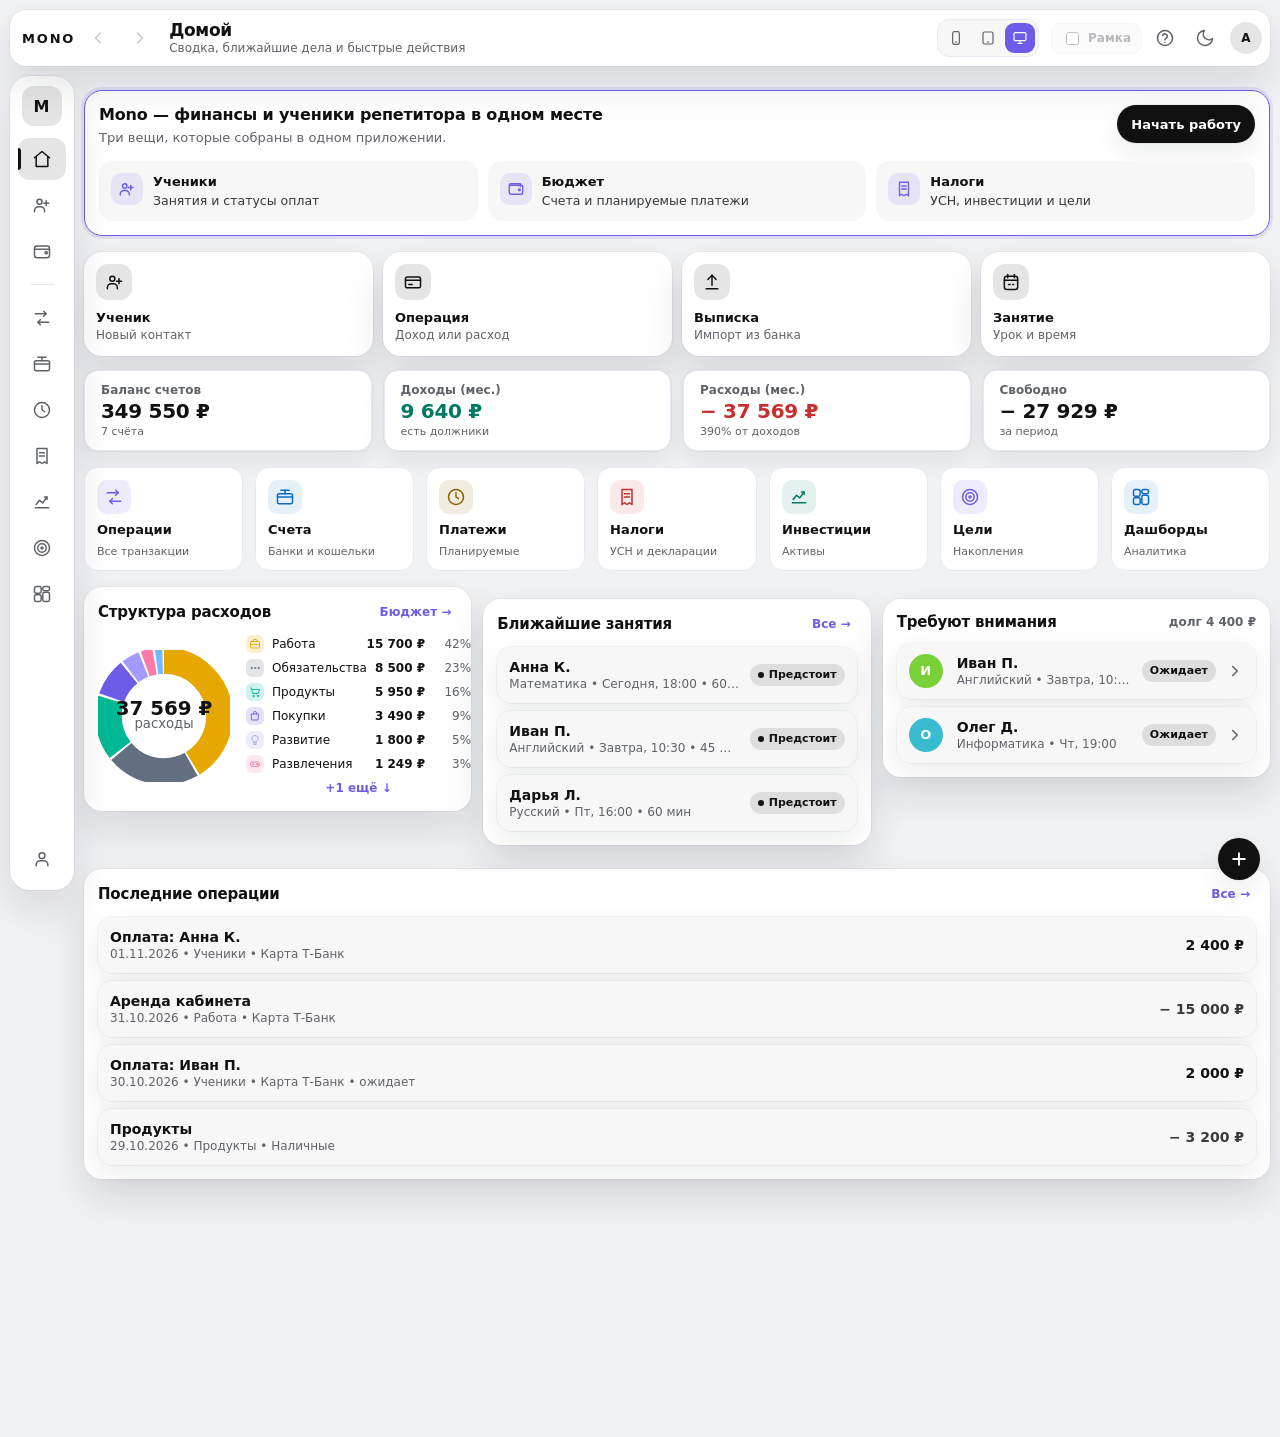
<file: index.html>
<!doctype html>
<html lang="ru">
<head>
  <meta charset="utf-8" />
  <meta name="viewport" content="width=device-width, initial-scale=1, viewport-fit=cover" />
  <meta name="theme-color" content="#090909" />
  <title>Mono — репетитор</title>
  <link rel="icon" type="image/png" href="Иконка.png" />
  <link rel="apple-touch-icon" href="icon-192.png" />
  <link rel="manifest" href="manifest.json" />
  <meta name="apple-mobile-web-app-capable" content="yes" />
  <meta name="apple-mobile-web-app-title" content="Mono" />

  <script>
    (() => {
      try {
        const saved = localStorage.getItem("mono-theme");
        const systemLight = window.matchMedia("(prefers-color-scheme: light)").matches;
        document.documentElement.dataset.theme = saved || (systemLight ? "light" : "dark");
      } catch (_) {
        document.documentElement.dataset.theme = "dark";
      }
    })();
  </script>

  <link rel="stylesheet" href="src/css/tokens.css" />
  <link rel="stylesheet" href="src/css/layout-base.css" />
  <link rel="stylesheet" href="src/css/components.css" />
</head>

  <!-- Dev-preview: рамка устройства (Этап 8). app переносится внутрь при включённой рамке -->
  <div class="device-frame" id="deviceFrame" aria-hidden="true">
    <div class="frame-notch"></div>
    <div class="frame-caption" id="frameCaption">Телефон · 390 × 844</div>
  </div>

  <div class="app" id="app">
    <!-- Header -->
    <header class="header">
      <div class="brand">Mono</div>

      <button class="icon-btn nav-history" data-action="back" aria-label="Назад">
        <span data-icon="back"></span>
      </button>

      <button class="icon-btn nav-history" data-action="forward" aria-label="Вперёд">
        <span data-icon="forward"></span>
      </button>

      <!-- Этап 18: заголовок раздела живёт в шапке (экономия ~70px высоты) -->
      <div class="header-titles">
        <h1 id="page-title">Домой</h1>
        <p id="page-subtitle">Главный экран</p>
      </div>

      <div class="header-spacer"></div>

      <!-- Dev-preview: временный переключатель макетов (Этап 7) -->
      <div class="preview-switch" role="group" aria-label="Предпросмотр макета">
        <button class="preview-btn" data-preview="mobile" title="Телефон (≤767px)" aria-label="Режим: телефон"><span data-icon="phone"></span></button>
        <button class="preview-btn" data-preview="tablet" title="Планшет (768–1179px)" aria-label="Режим: планшет"><span data-icon="tablet"></span></button>
        <button class="preview-btn" data-preview="desktop" title="Веб (≥1180px)" aria-label="Режим: веб"><span data-icon="monitor"></span></button>
      </div>

      <!-- Dev-frame: рамка устройства для превью (Этап 8, видна только в mobile/tablet) -->
      <label class="frame-toggle" title="Рамка устройства">
        <input type="checkbox" id="frameToggle" />
        <span>Рамка</span>
      </label>

      <div class="header-actions">
        <button class="icon-btn" data-action="help" aria-label="Помощь">
          <span data-icon="help"></span>
        </button>

        <button class="icon-btn theme-toggle" data-action="theme" aria-label="Переключить тему">
          <span class="sun" data-icon="sun"></span>
          <span class="moon" data-icon="moon"></span>
        </button>

        <button class="avatar-btn" data-action="profile" aria-label="Профиль">
          А
        </button>
      </div>
    </header>

    <!-- Desktop / tablet toolbar -->
    <aside class="toolbar" id="toolbar" aria-label="Боковая навигация">
      <div class="rail-logo">M</div>

      <nav class="toolbar-nav">
        <button class="tool-item is-active" data-route="home" aria-current="page">
          <span data-icon="home"></span>
          <span class="tool-label">Домой</span>
        </button>

        <button class="tool-item" data-route="teacher">
          <span data-icon="teacher"></span>
          <span class="tool-label">Учитель</span>
        </button>

        <button class="tool-item" data-route="budget">
          <span data-icon="budget"></span>
          <span class="tool-label">Бюджет</span>
        </button>

        <div class="rail-sep"></div>

        <button class="tool-item" data-route="operations">
          <span data-icon="operations"></span>
          <span class="tool-label">Операции</span>
        </button>

        <button class="tool-item" data-route="accounts">
          <span data-icon="accounts"></span>
          <span class="tool-label">Счета</span>
        </button>

        <button class="tool-item" data-route="planned">
          <span data-icon="payments"></span>
          <span class="tool-label">Платежи</span>
        </button>

        <button class="tool-item" data-route="taxes">
          <span data-icon="taxes"></span>
          <span class="tool-label">Налоги</span>
        </button>

        <button class="tool-item" data-route="investments">
          <span data-icon="investments"></span>
          <span class="tool-label">Инвестиции</span>
        </button>

        <button class="tool-item" data-route="goals">
          <span data-icon="goals"></span>
          <span class="tool-label">Цели</span>
        </button>

        <button class="tool-item" data-route="dashboards">
          <span data-icon="dashboards"></span>
          <span class="tool-label">Дашборды</span>
        </button>
      </nav>

      <div class="toolbar-bottom">
        <button class="tool-item" data-action="profile">
          <span data-icon="user"></span>
          <span class="tool-label">Профиль</span>
        </button>
      </div>
    </aside>

    <!-- Content -->
    <main class="content">
      <div class="content-inner">
        <section id="page-body" aria-live="polite"></section>
      </div>
    </main>

    <!-- Mobile bottom navigation -->
    <nav class="bottom-nav" id="bottomNav" aria-label="Нижняя навигация">
      <div class="tabs">
        <button class="tab is-active" data-route="home" aria-current="page">
          <span class="tab-icon" data-icon="home"></span>
          <span class="tab-label">Домой</span>
        </button>

        <button class="tab" data-route="teacher">
          <span class="tab-icon" data-icon="teacher"></span>
          <span class="tab-label">Учитель</span>
        </button>

        <button class="tab" data-route="budget">
          <span class="tab-icon" data-icon="budget"></span>
          <span class="tab-label">Бюджет</span>
        </button>

        <button class="tab" data-action="more" aria-haspopup="dialog" aria-expanded="false">
          <span class="tab-icon" data-icon="dashboards"></span>
          <span class="tab-label">Ещё</span>
        </button>
      </div>

      <div class="fab-wrap" data-fab-wrap>
        <div class="fan" data-fan aria-hidden="true">
          <button
            class="fan-item"
            data-quick="lesson"
            aria-label="Запланировать занятие"
            style="--tx: 0px; --ty: -54px; --d: 0ms"
          >
            <span data-icon="calendar"></span>
            <span>Занятие</span>
          </button>

          <button
            class="fan-item"
            data-quick="student"
            aria-label="Добавить ученика"
            style="--tx: -16px; --ty: -104px; --d: 35ms"
          >
            <span data-icon="userPlus"></span>
            <span>Ученик</span>
          </button>

          <button
            class="fan-item"
            data-quick="transaction"
            aria-label="Новая операция"
            style="--tx: -32px; --ty: -154px; --d: 70ms"
          >
            <span data-icon="card"></span>
            <span>Операция</span>
          </button>

          <button
            class="fan-item"
            data-quick="statement"
            aria-label="Загрузить выписку"
            style="--tx: -48px; --ty: -204px; --d: 105ms"
          >
            <span data-icon="upload"></span>
            <span>Выписка</span>
          </button>
        </div>

        <button class="fab" data-fab aria-expanded="false" aria-label="Быстрые действия">
          <span data-icon="plus"></span>
        </button>
      </div>
    </nav>
  </div>

  <!-- Desktop / tablet floating FAB -->
  <div class="desktop-fab fab-wrap" data-fab-wrap>
    <div class="fan" data-fan aria-hidden="true">
      <button
        class="fan-item"
        data-quick="lesson"
        aria-label="Запланировать занятие"
        style="--tx: 0px; --ty: -54px; --d: 0ms"
      >
        <span data-icon="calendar"></span>
        <span>Занятие</span>
      </button>

      <button
        class="fan-item"
        data-quick="student"
        aria-label="Добавить ученика"
        style="--tx: -16px; --ty: -104px; --d: 35ms"
      >
        <span data-icon="userPlus"></span>
        <span>Ученик</span>
      </button>

      <button
        class="fan-item"
        data-quick="transaction"
        aria-label="Новая операция"
        style="--tx: -32px; --ty: -154px; --d: 70ms"
      >
        <span data-icon="card"></span>
        <span>Операция</span>
      </button>

      <button
        class="fan-item"
        data-quick="statement"
        aria-label="Загрузить выписку"
        style="--tx: -48px; --ty: -204px; --d: 105ms"
      >
        <span data-icon="upload"></span>
        <span>Выписка</span>
      </button>
    </div>

    <button class="fab" data-fab aria-expanded="false" aria-label="Быстрые действия">
      <span data-icon="plus"></span>
    </button>
  </div>

  <div class="fan-backdrop" id="fanBackdrop"></div>

  <!-- Help modal -->
  <div class="modal-backdrop" id="helpBackdrop"></div>
  <!-- Bottom sheet «Ещё» — мобильная IA (Этап 7) -->
  <div class="sheet-backdrop" id="sheetBackdrop"></div>
  <section class="sheet" id="moreSheet" role="dialog" aria-modal="true" aria-labelledby="sheetTitle">
    <div class="sheet-handle"></div>
    <h3 class="sheet-title" id="sheetTitle">Все разделы</h3>
    <div class="sheet-grid" id="sheetGrid"><!-- заполняет app.js из u.HUB --></div>
  </section>

  <section class="modal" id="helpModal" role="dialog" aria-modal="true" aria-labelledby="helpTitle">
    <div class="modal-head">
      <h2 id="helpTitle">Помощь</h2>
      <button class="icon-btn" id="helpClose" aria-label="Закрыть">
        <span data-icon="close"></span>
      </button>
    </div>

    <ul class="help-list">
      <li class="help-item">
        <h3>Быстрые действия</h3>
        <p>Нажмите <b>+</b>, чтобы открыть меню: занятие, ученик, операция, выписка.</p>
      </li>
      <li class="help-item">
        <h3>Повтор последнего действия</h3>
        <p>Зажмите <b>+</b> на полсекунды, чтобы повторно выполнить последнее быстрое действие.</p>
      </li>
      <li class="help-item">
        <h3>Тема</h3>
        <p>Светлая и тёмная тема переключаются кнопкой в шапке. Выбор сохраняется.</p>
      </li>
      <li class="help-item">
        <h3>Навигация</h3>
        <p>На телефоне — нижняя панель. На планшете и ПК — левый тулбар, раскрывается при наведении.</p>
      </li>
    </ul>
  </section>

<!-- Generic quick-action modal (формы: занятие/ученик/операция) -->
  <div class="modal-backdrop" id="genericBackdrop"></div>
  <section class="modal" id="genericModal" role="dialog" aria-modal="true" aria-labelledby="genericTitle">
    <div class="modal-head">
      <h2 id="genericTitle">Форма</h2>
      <button class="icon-btn" data-action="close-modal" aria-label="Закрыть">
        <span data-icon="close"></span>
      </button>
    </div>
    <form id="genericForm" novalidate></form>
  </section>

  <!-- Импорт выписки (демо-разбор) — Этап 21 -->
  <div class="modal-backdrop" id="importBackdrop"></div>
  <section class="modal import-modal" id="importModal" role="dialog" aria-modal="true" aria-labelledby="importTitle">
    <div class="modal-head">
      <h2 id="importTitle">Импорт выписки</h2>
      <button class="icon-btn" data-action="close-import" aria-label="Закрыть">
        <span data-icon="close"></span>
      </button>
    </div>

    <div class="import-drop" id="importDrop">
      <span class="import-drop-icon" data-icon="upload"></span>
      <h3>Перетащите файл сюда</h3>
      <p>CSV или PDF из банка. В демо файл не читается — покажем пример разбора операций.</p>
      <button type="button" class="secondary-btn" id="importPick">Выбрать файл</button>
      <input type="file" id="importFile" accept=".csv,.pdf,text/csv,application/pdf" hidden />
    </div>

    <div class="import-preview" id="importPreview" hidden>
      <div class="import-preview-head">
        <span class="import-file"><b id="importFileName">file.csv</b> · операций: <b id="importCount">0</b></span>
        <span class="badge badge--info">демо</span>
      </div>
      <div class="import-list" id="importList"></div>
      <button type="button" class="link-btn" id="importAgain">Выбрать другой файл</button>
    </div>

    <div class="form-actions">
      <button type="button" class="secondary-btn" data-action="close-import">Отмена</button>
      <button type="button" class="primary-btn" id="importSubmit" disabled>Импортировать</button>
    </div>
  </section>

  <!-- Детали бюджета категории (Этап 24, референс B2) -->
  <div class="modal-backdrop" id="budgetBackdrop"></div>
  <section class="modal" id="budgetModal" role="dialog" aria-modal="true" aria-labelledby="budgetTitle">
    <div class="modal-head">
      <h2 id="budgetTitle">Категория</h2>
      <button class="icon-btn" data-action="close-budget" aria-label="Закрыть">
        <span data-icon="close"></span>
      </button>
    </div>
    <div id="budgetDetail"></div>
  </section>

  <!-- Этап 28: подтверждение удаления операции -->
  <div class="modal-backdrop" id="confirmBackdrop"></div>
  <section class="modal modal--confirm" id="confirmModal" role="alertdialog" aria-modal="true" aria-labelledby="confirmTitle" aria-describedby="confirmText">
    <div class="modal-head">
      <h2 id="confirmTitle">Удалить операцию?</h2>
      <button class="icon-btn" data-action="close-confirm" aria-label="Закрыть">
        <span data-icon="close"></span>
      </button>
    </div>
    <p class="confirm-text" id="confirmText"></p>
    <div class="form-actions">
      <button type="button" class="secondary-btn" data-action="close-confirm">Отмена</button>
      <button type="button" class="primary-btn primary-btn--danger" id="confirmOk">Удалить</button>
    </div>
  </section>

  <div class="toast" id="toast" role="status" aria-live="polite"></div>

  <!-- Этап 22: файл для импорта резервной копии -->
  <input type="file" id="dataImportFile" accept="application/json,.json" hidden />


  <script src="src/js/core.js"></script>
  <script src="src/data/mock.js"></script>
  <script src="src/js/store.js"></script>
  <script src="src/js/views/home.js"></script>
  <script src="src/js/views/teacher.js"></script>
  <script src="src/js/views/budget.js"></script>
  <script src="src/js/views/finance.js"></script>
  <script src="src/js/views/profile.js"></script>
  <script src="src/js/app.js"></script>
</body>
</html>
</file>
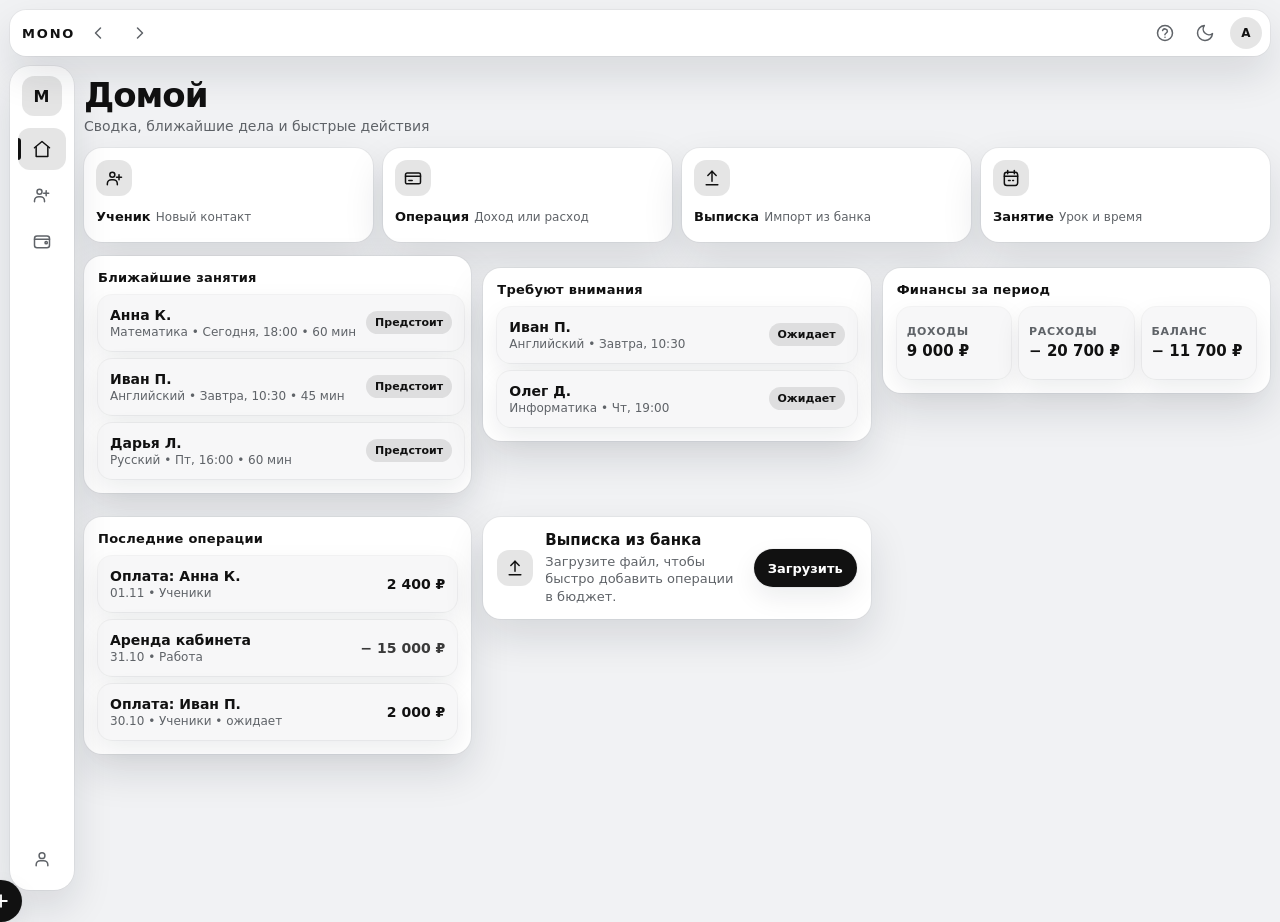
<file: developed_layout_readme.html>
<!doctype html>
<html lang="ru">
<head>
  <meta charset="utf-8" />
  <meta name="viewport" content="width=device-width, initial-scale=1, viewport-fit=cover" />
  <title>Mono — репетитор</title>

  <script>
    (() => {
      try {
        const saved = localStorage.getItem("mono-theme");
        const systemLight = window.matchMedia("(prefers-color-scheme: light)").matches;
        document.documentElement.dataset.theme = saved || (systemLight ? "light" : "dark");
      } catch (_) {
        document.documentElement.dataset.theme = "dark";
      }
    })();
  </script>

  <style>
    :root {
      --edge: 10px;
      --header-h: 46px;
      --safe-top: env(safe-area-inset-top);
      --safe-bottom: env(safe-area-inset-bottom);

      --rail-w: 64px;
      --rail-expanded-w: 176px;

      --tab-h: 40px;
      --tab-w: 40px;
      --tab-active-w: 104px;
      --tab-label-w: 62px;

      --fab-size: 42px;
      --pill-h: 40px;

      --bg: #090909;
      --surface: #141414;
      --surface-2: #1c1c1c;
      --text: #ffffff;
      --muted: #a0a0a8;

      --hover: rgba(255, 255, 255, 0.08);
      --selected: rgba(255, 255, 255, 0.14);
      --active-bg: #ffffff;
      --active-text: #000000;

      --shadow:
        0 18px 42px rgba(0, 0, 0, 0.58),
        0 0 0 1px rgba(255, 255, 255, 0.045);

      --soft-shadow:
        0 10px 28px rgba(0, 0, 0, 0.42),
        0 0 0 1px rgba(255, 255, 255, 0.04);

      --backdrop: rgba(0, 0, 0, 0.58);
    }

    :root[data-theme="light"] {
      --bg: #f1f2f4;
      --surface: #ffffff;
      --surface-2: #f7f7f8;
      --text: #111111;
      --muted: #5f6368;

      --hover: rgba(0, 0, 0, 0.06);
      --selected: rgba(0, 0, 0, 0.10);
      --active-bg: #111111;
      --active-text: #ffffff;

      --shadow:
        0 18px 40px rgba(15, 23, 42, 0.12),
        0 0 0 1px rgba(15, 23, 42, 0.045);

      --soft-shadow:
        0 10px 26px rgba(15, 23, 42, 0.08),
        0 0 0 1px rgba(15, 23, 42, 0.04);

      --backdrop: rgba(0, 0, 0, 0.24);
    }

    * {
      box-sizing: border-box;
    }

    html,
    body {
      height: 100%;
    }

    body {
      margin: 0;
      background: var(--bg);
      color: var(--text);
      font-family: Inter, ui-sans-serif, system-ui, -apple-system, "Segoe UI", Roboto, Arial, sans-serif;
      -webkit-font-smoothing: antialiased;
      overflow-x: hidden;
    }

    button {
      font: inherit;
      color: inherit;
      border: 0;
      background: transparent;
      cursor: pointer;
    }

    svg {
      display: block;
      width: 20px;
      height: 20px;
      flex: 0 0 auto;
    }

    [data-icon] {
      display: inline-grid;
      place-items: center;
      width: 20px;
      height: 20px;
    }

    .app {
      min-height: 100dvh;
      display: flex;
      flex-direction: column;
    }

    /* ============================================================
       Header
       ============================================================ */

    .header {
      position: sticky;
      top: calc(var(--edge) + var(--safe-top));
      z-index: 50;

      height: var(--header-h);
      margin: calc(var(--edge) + var(--safe-top)) var(--edge) 0;
      padding: 0 8px 0 12px;

      display: flex;
      align-items: center;
      gap: 4px;

      background: var(--surface);
      border-radius: 16px;
      box-shadow: var(--shadow);
    }

    .brand {
      font-size: 13px;
      font-weight: 850;
      letter-spacing: 0.14em;
      text-transform: uppercase;
      white-space: nowrap;
    }

    .header-spacer {
      flex: 1;
    }

    .header-actions {
      display: flex;
      align-items: center;
      gap: 2px;
    }

    .icon-btn {
      width: 38px;
      height: 38px;
      border-radius: 12px;
      display: grid;
      place-items: center;
      color: var(--muted);
      transition: 0.18s ease;
    }

    .icon-btn:hover {
      color: var(--text);
      background: var(--hover);
    }

    .icon-btn:focus-visible,
    .avatar-btn:focus-visible,
    .tab:focus-visible,
    .tool-item:focus-visible,
    .fan-item:focus-visible,
    .chip:focus-visible,
    .seg-btn:focus-visible,
    .primary-btn:focus-visible,
    .quick-card:focus-visible {
      outline: 2px solid var(--text);
      outline-offset: 2px;
    }

    .nav-history {
      display: none;
    }

    .theme-toggle .sun,
    .theme-toggle .moon {
      width: 20px;
      height: 20px;
    }

    :root[data-theme="dark"] .theme-toggle .moon {
      display: none;
    }

    :root[data-theme="light"] .theme-toggle .sun {
      display: none;
    }

    .avatar-btn {
      width: 32px;
      height: 32px;
      border-radius: 50%;
      background: var(--selected);
      color: var(--text);
      font-size: 12px;
      font-weight: 850;
      display: grid;
      place-items: center;
      margin-left: 4px;
      transition: 0.18s ease;
    }

    .avatar-btn:hover {
      background: var(--hover);
    }

    /* ============================================================
       Content
       ============================================================ */

    .content {
      flex: 1;
      min-width: 0;
      padding: 14px var(--edge) calc(86px + var(--safe-bottom));
      transition: margin-left 0.26s cubic-bezier(0.2, 0.8, 0.2, 1);
    }

    .content-inner {
      width: 100%;
      max-width: 1320px;
      margin: 0 auto;
    }

    .page-head {
      margin: 4px 0 14px;
    }

    .page-head h1 {
      margin: 0 0 4px;
      font-size: clamp(24px, 7vw, 34px);
      line-height: 1.05;
      letter-spacing: -0.03em;
    }

    .page-head p {
      margin: 0;
      color: var(--muted);
      font-size: 14px;
    }

    .panel {
      background: var(--surface);
      border-radius: 18px;
      padding: 14px;
      box-shadow: var(--shadow);
    }

    .panel + .panel {
      margin-top: 12px;
    }

    .panel-title {
      margin: 0 0 10px;
      font-size: 13px;
      font-weight: 850;
      letter-spacing: 0.02em;
    }

    .muted {
      color: var(--muted);
    }

    .sticky-title {
      position: sticky;
      top: calc(var(--header-h) + var(--edge) * 2 + var(--safe-top));
      z-index: 4;
      margin: 14px 0 8px;
      padding: 8px 0;
      background: var(--bg);
      font-size: 13px;
      font-weight: 850;
      letter-spacing: 0.02em;
    }

    .list {
      display: grid;
      gap: 8px;
    }

    .row {
      display: flex;
      align-items: center;
      gap: 10px;
      min-height: 56px;
      padding: 10px 12px;
      border-radius: 14px;
      background: var(--surface-2);
      box-shadow: var(--soft-shadow);
    }

    .row-main {
      min-width: 0;
      flex: 1;
    }

    .row-title {
      font-size: 14px;
      font-weight: 780;
      white-space: nowrap;
      overflow: hidden;
      text-overflow: ellipsis;
    }

    .row-meta {
      margin-top: 2px;
      color: var(--muted);
      font-size: 12px;
      white-space: nowrap;
      overflow: hidden;
      text-overflow: ellipsis;
    }

    .badge {
      flex: 0 0 auto;
      padding: 5px 9px;
      border-radius: 999px;
      background: var(--selected);
      color: var(--text);
      font-size: 11px;
      font-weight: 800;
      white-space: nowrap;
    }

    .amount {
      flex: 0 0 auto;
      font-size: 14px;
      white-space: nowrap;
    }

    .amount.income {
      font-weight: 900;
    }

    .amount.expense {
      font-weight: 760;
      opacity: 0.82;
    }

    .stats-grid {
      display: grid;
      grid-template-columns: repeat(3, minmax(0, 1fr));
      gap: 8px;
      margin-top: 10px;
    }

    .stat {
      min-height: 72px;
      padding: 10px;
      border-radius: 14px;
      background: var(--surface-2);
      box-shadow: var(--soft-shadow);
      display: flex;
      flex-direction: column;
      justify-content: center;
      gap: 4px;
    }

    .stat-label {
      color: var(--muted);
      font-size: 11px;
      font-weight: 750;
      text-transform: uppercase;
      letter-spacing: 0.06em;
    }

    .stat-value {
      font-size: 15px;
      font-weight: 900;
      white-space: nowrap;
      overflow: hidden;
      text-overflow: ellipsis;
    }

    .quick-grid {
      display: grid;
      grid-template-columns: repeat(2, minmax(0, 1fr));
      gap: 10px;
      margin-bottom: 14px;
    }

    .quick-card {
      min-height: 94px;
      padding: 12px;
      border-radius: 18px;
      background: var(--surface);
      box-shadow: var(--shadow);
      display: flex;
      flex-direction: column;
      align-items: flex-start;
      gap: 10px;
      text-align: left;
      transition: transform 0.16s ease, background 0.16s ease;
    }

    .quick-card:hover {
      background: var(--surface-2);
      transform: translateY(-1px);
    }

    .quick-icon {
      width: 36px;
      height: 36px;
      border-radius: 12px;
      background: var(--selected);
      display: grid;
      place-items: center;
    }

    .quick-title {
      font-size: 13px;
      font-weight: 850;
    }

    .quick-sub {
      margin-top: 2px;
      color: var(--muted);
      font-size: 12px;
    }

    .dash-grid {
      display: grid;
      gap: 12px;
    }

    .page-tools {
      display: flex;
      align-items: center;
      justify-content: space-between;
      gap: 8px;
      flex-wrap: wrap;
      margin-bottom: 10px;
    }

    .segmented {
      display: inline-flex;
      padding: 3px;
      gap: 2px;
      border-radius: 999px;
      background: var(--surface-2);
      box-shadow: var(--soft-shadow);
    }

    .seg-btn {
      height: 32px;
      padding: 0 12px;
      border-radius: 999px;
      color: var(--muted);
      font-size: 12px;
      font-weight: 800;
      transition: 0.16s ease;
    }

    .seg-btn.is-active {
      background: var(--active-bg);
      color: var(--active-text);
    }

    .chips {
      display: flex;
      gap: 6px;
      overflow-x: auto;
      padding-bottom: 2px;
      scrollbar-width: none;
    }

    .chips::-webkit-scrollbar {
      display: none;
    }

    .chip {
      height: 32px;
      padding: 0 12px;
      border-radius: 999px;
      background: var(--surface-2);
      color: var(--muted);
      font-size: 12px;
      font-weight: 800;
      white-space: nowrap;
      box-shadow: var(--soft-shadow);
      transition: 0.16s ease;
    }

    .chip.is-active {
      background: var(--active-bg);
      color: var(--active-text);
    }

    .primary-btn {
      height: 38px;
      padding: 0 14px;
      border-radius: 999px;
      background: var(--active-bg);
      color: var(--active-text);
      font-size: 13px;
      font-weight: 850;
      box-shadow: var(--soft-shadow);
      white-space: nowrap;
      transition: 0.16s ease;
    }

    .primary-btn:hover {
      opacity: 0.92;
    }

    .import-panel .import-row {
      display: flex;
      align-items: center;
      gap: 12px;
      flex-wrap: wrap;
    }

    .import-copy {
      flex: 1;
      min-width: 180px;
    }

    .import-copy h3 {
      margin: 0 0 4px;
      font-size: 15px;
    }

    .import-copy p {
      margin: 0;
      color: var(--muted);
      font-size: 13px;
      line-height: 1.35;
    }

    .empty {
      text-align: center;
      padding: 26px 16px;
    }

    .empty-icon {
      width: 46px;
      height: 46px;
      margin: 0 auto 10px;
      border-radius: 16px;
      background: var(--selected);
      display: grid;
      place-items: center;
    }

    .empty h3 {
      margin: 0 0 6px;
      font-size: 16px;
    }

    .empty p {
      margin: 0 0 14px;
      color: var(--muted);
      font-size: 13px;
      line-height: 1.45;
    }

    .end-note {
      margin-top: 10px;
      text-align: center;
      color: var(--muted);
      font-size: 12px;
      font-weight: 700;
    }

    /* ============================================================
       Skeleton
       ============================================================ */

    .skeleton {
      background: linear-gradient(
        90deg,
        var(--surface) 25%,
        var(--surface-2) 37%,
        var(--surface) 63%
      );
      background-size: 200% 100%;
      animation: shimmer 1.2s linear infinite;
      border-radius: 18px;
      box-shadow: var(--shadow);
    }

    .sk-hero {
      height: 92px;
      margin-bottom: 12px;
    }

    .sk-card {
      height: 132px;
      margin-bottom: 12px;
    }

    .sk-row {
      height: 56px;
      margin-bottom: 8px;
      border-radius: 14px;
    }

    @keyframes shimmer {
      to {
        background-position: -200% 0;
      }
    }

    /* ============================================================
       Desktop / tablet toolbar
       ============================================================ */

    .toolbar {
      display: none;
    }

    .desktop-fab {
      display: none;
    }

    @media (min-width: 768px) {
      .nav-history {
        display: grid;
      }

      .toolbar {
        display: flex;
        position: fixed;
        left: var(--edge);
        top: calc(var(--edge) * 2 + var(--header-h) + var(--safe-top));
        bottom: calc(var(--edge) + var(--safe-bottom));
        z-index: 40;

        width: var(--rail-w);
        padding: 10px 8px;
        flex-direction: column;
        gap: 4px;

        background: var(--surface);
        border-radius: 20px;
        box-shadow: var(--shadow);
        overflow: hidden;

        transition: width 0.26s cubic-bezier(0.2, 0.8, 0.2, 1);
      }

      .content {
        margin-left: calc(var(--rail-w) + var(--edge) * 2);
        padding: 18px var(--edge) 28px 0;
      }

      .app.rail-expanded .toolbar {
        width: var(--rail-expanded-w);
      }

      .app.rail-expanded .content {
        margin-left: calc(var(--rail-expanded-w) + var(--edge) * 2);
      }

      .bottom-nav {
        display: none !important;
      }

      .desktop-fab {
        display: block;
        position: fixed;
        right: 20px;
        bottom: calc(20px + var(--safe-bottom));
        z-index: 100;
      }

      .quick-grid {
        grid-template-columns: repeat(4, minmax(0, 1fr));
      }

      .dash-grid {
        grid-template-columns: repeat(2, minmax(0, 1fr));
        align-items: start;
      }

      .toast {
        bottom: 24px;
      }
    }

    @media (min-width: 1180px) {
      .dash-grid {
        grid-template-columns: repeat(3, minmax(0, 1fr));
      }
    }

    .rail-logo {
      width: 40px;
      height: 40px;
      margin: 0 auto 8px;
      border-radius: 12px;
      background: var(--selected);
      display: grid;
      place-items: center;
      font-weight: 900;
      letter-spacing: 0.08em;
      transition: margin 0.26s cubic-bezier(0.2, 0.8, 0.2, 1);
    }

    .app.rail-expanded .rail-logo {
      margin-left: 0;
      margin-right: auto;
    }

    .toolbar-nav {
      flex: 1;
      min-height: 0;
      display: flex;
      flex-direction: column;
      gap: 4px;
    }

    .tool-item {
      position: relative;
      width: 100%;
      height: 42px;
      border-radius: 12px;
      color: var(--muted);
      display: flex;
      align-items: center;
      padding: 0 14px;
      white-space: nowrap;
      overflow: hidden;
      transition:
        background 0.18s ease,
        color 0.18s ease,
        padding 0.26s cubic-bezier(0.2, 0.8, 0.2, 1);
    }

    .app.rail-expanded .tool-item {
      padding: 0 12px;
    }

    .tool-item:hover {
      background: var(--hover);
      color: var(--text);
    }

    .tool-item.is-active {
      background: var(--selected);
      color: var(--text);
    }

    .tool-item.is-active::before {
      content: "";
      position: absolute;
      left: 0;
      top: 10px;
      bottom: 10px;
      width: 3px;
      border-radius: 0 3px 3px 0;
      background: var(--text);
    }

    .tool-label {
      max-width: 0;
      opacity: 0;
      margin-left: 0;
      overflow: hidden;
      font-size: 14px;
      font-weight: 720;
      transition:
        max-width 0.26s cubic-bezier(0.2, 0.8, 0.2, 1),
        opacity 0.18s ease,
        margin-left 0.26s cubic-bezier(0.2, 0.8, 0.2, 1);
    }

    .app.rail-expanded .tool-label {
      max-width: 120px;
      opacity: 1;
      margin-left: 10px;
    }

    .toolbar-bottom {
      padding-top: 4px;
    }

    /* ============================================================
       Mobile bottom navigation
       ============================================================ */

    .bottom-nav {
      position: fixed;
      left: 0;
      right: 0;
      bottom: 0;
      z-index: 100;

      display: flex;
      align-items: center;
      gap: 6px;
      padding: 7px 8px calc(7px + var(--safe-bottom));

      background: var(--surface);
      border-radius: 24px 24px 0 0;
      box-shadow: 0 -18px 42px rgba(0, 0, 0, 0.45);

      transition: transform 0.26s cubic-bezier(0.2, 0.8, 0.2, 1);
    }

    .bottom-nav.nav-hidden {
      transform: translateY(calc(100% + var(--safe-bottom)));
    }

    .tabs {
      flex: 1;
      min-width: 0;
      display: flex;
      justify-content: center;
      align-items: center;
      gap: 4px;
    }

    .tab {
      display: inline-flex;
      align-items: center;
      justify-content: center;
      width: var(--tab-w);
      height: var(--tab-h);
      border-radius: 999px;
      color: var(--muted);
      overflow: hidden;
      flex: 0 0 auto;
      transition:
        width 0.28s cubic-bezier(0.2, 0.8, 0.2, 1),
        background 0.18s ease,
        color 0.18s ease,
        box-shadow 0.18s ease;
    }

    .tab:hover {
      color: var(--text);
      background: var(--hover);
    }

    .tab.is-active {
      width: var(--tab-active-w);
      background: var(--active-bg);
      color: var(--active-text);
      box-shadow: var(--soft-shadow);
    }

    .tab-label {
      max-width: 0;
      opacity: 0;
      margin-left: 0;
      overflow: hidden;
      white-space: nowrap;
      font-size: 12px;
      font-weight: 850;
      transition:
        max-width 0.28s cubic-bezier(0.2, 0.8, 0.2, 1),
        opacity 0.18s ease,
        margin-left 0.28s cubic-bezier(0.2, 0.8, 0.2, 1);
    }

    .tab.is-active .tab-label {
      max-width: var(--tab-label-w);
      opacity: 1;
      margin-left: 5px;
    }

    /* ============================================================
       FAB + quick actions
       ============================================================ */

    .fab-wrap {
      position: relative;
      width: var(--fab-size);
      height: var(--fab-size);
      flex: 0 0 auto;
      z-index: 100;
    }

    .fab {
      position: absolute;
      inset: 0;
      width: var(--fab-size);
      height: var(--fab-size);
      border-radius: 50%;
      background: var(--active-bg);
      color: var(--active-text);
      display: grid;
      place-items: center;
      box-shadow: var(--soft-shadow);
      transition:
        transform 0.26s cubic-bezier(0.2, 0.8, 0.2, 1),
        background 0.18s ease,
        color 0.18s ease;
      touch-action: manipulation;
    }

    .fab svg {
      width: 20px;
      height: 20px;
      transition: transform 0.26s cubic-bezier(0.2, 0.8, 0.2, 1);
    }

    body.fan-open .fab {
      transform: rotate(45deg);
    }

    .fan {
      position: absolute;
      right: 0;
      bottom: 0;
      width: 0;
      height: 0;
      z-index: 100;
      pointer-events: none;
    }

    .fan-item {
      position: absolute;
      right: 1px;
      bottom: 1px;
      height: var(--pill-h);
      min-width: var(--pill-h);
      padding: 0 12px;
      border-radius: 999px;
      background: var(--surface-2);
      color: var(--text);
      box-shadow: var(--shadow);
      display: inline-flex;
      align-items: center;
      gap: 8px;
      white-space: nowrap;

      opacity: 0;
      visibility: hidden;
      pointer-events: none;

      transform: translate(0, 0) scale(0.82);
      transform-origin: 100% 50%;

      transition:
        transform 0.26s cubic-bezier(0.2, 0.8, 0.2, 1),
        opacity 0.18s ease,
        visibility 0s linear 0.26s,
        background 0.18s ease,
        color 0.18s ease;
    }

    .fan-item [data-icon] {
      width: 18px;
      height: 18px;
    }

    .fan-item svg {
      width: 18px;
      height: 18px;
    }

    .fan-item span:last-child {
      font-size: 12px;
      font-weight: 850;
    }

    .fan-item:hover,
    .fan-item:focus-visible {
      background: var(--active-bg);
      color: var(--active-text);
      outline: none;
    }

    body.fan-open .fan-item {
      opacity: 1;
      visibility: visible;
      pointer-events: auto;
      transform: translate(var(--tx), var(--ty)) scale(1);
      transition-delay: var(--d, 0ms), var(--d, 0ms), 0s, 0s, 0s;
    }

    /* ============================================================
       Fan backdrop
       ============================================================ */

    .fan-backdrop {
      position: fixed;
      inset: 0;
      z-index: 90;

      background: var(--backdrop);
      backdrop-filter: blur(14px);
      -webkit-backdrop-filter: blur(14px);

      opacity: 0;
      pointer-events: none;
      transition: opacity 0.22s ease;
    }

    body.fan-open .fan-backdrop {
      opacity: 1;
      pointer-events: auto;
    }

    /* ============================================================
       Help modal
       ============================================================ */

    .modal-backdrop {
      position: fixed;
      inset: 0;
      z-index: 190;

      background: var(--backdrop);
      backdrop-filter: blur(14px);
      -webkit-backdrop-filter: blur(14px);

      opacity: 0;
      pointer-events: none;
      transition: opacity 0.2s ease;
    }

    .modal-backdrop.open {
      opacity: 1;
      pointer-events: auto;
    }

    .modal {
      position: fixed;
      z-index: 200;
      left: 50%;
      top: 50%;
      width: min(560px, calc(100vw - 24px));
      max-height: min(78vh, 680px);
      overflow: auto;
      padding: 18px;
      border-radius: 22px;
      background: var(--surface);
      box-shadow: var(--shadow);

      opacity: 0;
      pointer-events: none;
      transform: translate(-50%, -48%) scale(0.98);
      transition: 0.22s cubic-bezier(0.2, 0.8, 0.2, 1);
    }

    .modal.open {
      opacity: 1;
      pointer-events: auto;
      transform: translate(-50%, -50%) scale(1);
    }

    .modal-head {
      display: flex;
      align-items: center;
      justify-content: space-between;
      gap: 10px;
      margin-bottom: 12px;
    }

    .modal-head h2 {
      margin: 0;
      font-size: 20px;
      letter-spacing: -0.02em;
    }

    .help-list {
      display: grid;
      gap: 10px;
      margin: 0;
      padding: 0;
      list-style: none;
    }

    .help-item {
      padding: 12px;
      border-radius: 14px;
      background: var(--surface-2);
      box-shadow: var(--soft-shadow);
    }

    .help-item h3 {
      margin: 0 0 4px;
      font-size: 14px;
    }

    .help-item p {
      margin: 0;
      color: var(--muted);
      font-size: 13px;
      line-height: 1.45;
    }

    /* ============================================================
       Toast
       ============================================================ */

    .toast {
      position: fixed;
      left: 50%;
      bottom: calc(82px + var(--safe-bottom));
      transform: translate(-50%, 12px);
      z-index: 210;

      max-width: calc(100vw - 24px);
      padding: 10px 13px;
      border-radius: 14px;
      background: var(--surface-2);
      color: var(--text);
      box-shadow: var(--shadow);

      font-size: 13px;
      font-weight: 760;
      line-height: 1.35;

      opacity: 0;
      pointer-events: none;
      transition: 0.2s ease;
    }

    .toast.show {
      opacity: 1;
      transform: translate(-50%, 0);
    }

    @media (prefers-reduced-motion: reduce) {
      * {
        transition-duration: 0.01ms !important;
        animation-duration: 0.01ms !important;
        animation-iteration-count: 1 !important;
      }
    }
  </style>
</head>

<body>
  <div class="app" id="app">
    <!-- Header -->
    <header class="header">
      <div class="brand">Mono</div>

      <button class="icon-btn nav-history" data-action="back" aria-label="Назад">
        <span data-icon="back"></span>
      </button>

      <button class="icon-btn nav-history" data-action="forward" aria-label="Вперёд">
        <span data-icon="forward"></span>
      </button>

      <div class="header-spacer"></div>

      <div class="header-actions">
        <button class="icon-btn" data-action="help" aria-label="Помощь">
          <span data-icon="help"></span>
        </button>

        <button class="icon-btn theme-toggle" data-action="theme" aria-label="Переключить тему">
          <span class="sun" data-icon="sun"></span>
          <span class="moon" data-icon="moon"></span>
        </button>

        <button class="avatar-btn" data-action="profile" aria-label="Профиль">
          А
        </button>
      </div>
    </header>

    <!-- Desktop / tablet toolbar -->
    <aside class="toolbar" id="toolbar" aria-label="Боковая навигация">
      <div class="rail-logo">M</div>

      <nav class="toolbar-nav">
        <button class="tool-item is-active" data-route="home" aria-current="page">
          <span data-icon="home"></span>
          <span class="tool-label">Домой</span>
        </button>

        <button class="tool-item" data-route="teacher">
          <span data-icon="teacher"></span>
          <span class="tool-label">Учитель</span>
        </button>

        <button class="tool-item" data-route="budget">
          <span data-icon="budget"></span>
          <span class="tool-label">Бюджет</span>
        </button>
      </nav>

      <div class="toolbar-bottom">
        <button class="tool-item" data-action="profile">
          <span data-icon="user"></span>
          <span class="tool-label">Профиль</span>
        </button>
      </div>
    </aside>

    <!-- Content -->
    <main class="content">
      <div class="content-inner">
        <div class="page-head">
          <h1 id="page-title">Домой</h1>
          <p id="page-subtitle">Главный экран</p>
        </div>

        <section id="page-body" aria-live="polite"></section>
      </div>
    </main>

    <!-- Mobile bottom navigation -->
    <nav class="bottom-nav" id="bottomNav" aria-label="Нижняя навигация">
      <div class="tabs">
        <button class="tab is-active" data-route="home" aria-current="page">
          <span class="tab-icon" data-icon="home"></span>
          <span class="tab-label">Домой</span>
        </button>

        <button class="tab" data-route="teacher">
          <span class="tab-icon" data-icon="teacher"></span>
          <span class="tab-label">Учитель</span>
        </button>

        <button class="tab" data-route="budget">
          <span class="tab-icon" data-icon="budget"></span>
          <span class="tab-label">Бюджет</span>
        </button>
      </div>

      <div class="fab-wrap" data-fab-wrap>
        <div class="fan" data-fan aria-hidden="true">
          <button
            class="fan-item"
            data-quick="lesson"
            aria-label="Запланировать занятие"
            style="--tx: 0px; --ty: -54px; --d: 0ms"
          >
            <span data-icon="calendar"></span>
            <span>Занятие</span>
          </button>

          <button
            class="fan-item"
            data-quick="student"
            aria-label="Добавить ученика"
            style="--tx: -16px; --ty: -104px; --d: 35ms"
          >
            <span data-icon="userPlus"></span>
            <span>Ученик</span>
          </button>

          <button
            class="fan-item"
            data-quick="transaction"
            aria-label="Новая операция"
            style="--tx: -32px; --ty: -154px; --d: 70ms"
          >
            <span data-icon="card"></span>
            <span>Операция</span>
          </button>

          <button
            class="fan-item"
            data-quick="statement"
            aria-label="Загрузить выписку"
            style="--tx: -48px; --ty: -204px; --d: 105ms"
          >
            <span data-icon="upload"></span>
            <span>Выписка</span>
          </button>
        </div>

        <button class="fab" data-fab aria-expanded="false" aria-label="Быстрые действия">
          <span data-icon="plus"></span>
        </button>
      </div>
    </nav>
  </div>

  <!-- Desktop / tablet floating FAB -->
  <div class="desktop-fab fab-wrap" data-fab-wrap>
    <div class="fan" data-fan aria-hidden="true">
      <button
        class="fan-item"
        data-quick="lesson"
        aria-label="Запланировать занятие"
        style="--tx: 0px; --ty: -54px; --d: 0ms"
      >
        <span data-icon="calendar"></span>
        <span>Занятие</span>
      </button>

      <button
        class="fan-item"
        data-quick="student"
        aria-label="Добавить ученика"
        style="--tx: -16px; --ty: -104px; --d: 35ms"
      >
        <span data-icon="userPlus"></span>
        <span>Ученик</span>
      </button>

      <button
        class="fan-item"
        data-quick="transaction"
        aria-label="Новая операция"
        style="--tx: -32px; --ty: -154px; --d: 70ms"
      >
        <span data-icon="card"></span>
        <span>Операция</span>
      </button>

      <button
        class="fan-item"
        data-quick="statement"
        aria-label="Загрузить выписку"
        style="--tx: -48px; --ty: -204px; --d: 105ms"
      >
        <span data-icon="upload"></span>
        <span>Выписка</span>
      </button>
    </div>

    <button class="fab" data-fab aria-expanded="false" aria-label="Быстрые действия">
      <span data-icon="plus"></span>
    </button>
  </div>

  <div class="fan-backdrop" id="fanBackdrop"></div>

  <!-- Help modal -->
  <div class="modal-backdrop" id="helpBackdrop"></div>
  <section class="modal" id="helpModal" role="dialog" aria-modal="true" aria-labelledby="helpTitle">
    <div class="modal-head">
      <h2 id="helpTitle">Помощь</h2>
      <button class="icon-btn" id="helpClose" aria-label="Закрыть">
        <span data-icon="close"></span>
      </button>
    </div>

    <ul class="help-list">
      <li class="help-item">
        <h3>Быстрые действия</h3>
        <p>Нажмите <b>+</b>, чтобы открыть меню: занятие, ученик, операция, выписка.</p>
      </li>
      <li class="help-item">
        <h3>Повтор последнего действия</h3>
        <p>Зажмите <b>+</b> на полсекунды, чтобы повторно выполнить последнее быстрое действие.</p>
      </li>
      <li class="help-item">
        <h3>Тема</h3>
        <p>Светлая и тёмная тема переключаются кнопкой в шапке. Выбор сохраняется.</p>
      </li>
      <li class="help-item">
        <h3>Навигация</h3>
        <p>На телефоне — нижняя панель. На планшете и ПК — левый тулбар, раскрывается при наведении.</p>
      </li>
    </ul>
  </section>

  <div class="toast" id="toast" role="status" aria-live="polite"></div>

  <script>
    (() => {
      const ic = {
        home: `<svg viewBox="0 0 24 24" fill="none" stroke="currentColor" stroke-width="1.8" stroke-linecap="round" stroke-linejoin="round"><path d="M3 10.5 12 3l9 7.5"/><path d="M5 9.5V21h14V9.5"/></svg>`,
        teacher: `<svg viewBox="0 0 24 24" fill="none" stroke="currentColor" stroke-width="1.8" stroke-linecap="round" stroke-linejoin="round"><circle cx="9" cy="8" r="3"/><path d="M3 20v-1a5 5 0 0 1 5-5h2a5 5 0 0 1 5 5v1"/><path d="M17 7v6"/><path d="M14 10h6"/></svg>`,
        budget: `<svg viewBox="0 0 24 24" fill="none" stroke="currentColor" stroke-width="1.8" stroke-linecap="round" stroke-linejoin="round"><rect x="3" y="6" width="18" height="14" rx="3"/><path d="M3 10h18"/><circle cx="17" cy="14" r="1.4"/></svg>`,
        plus: `<svg viewBox="0 0 24 24" fill="none" stroke="currentColor" stroke-width="2.2" stroke-linecap="round" stroke-linejoin="round"><path d="M12 5v14"/><path d="M5 12h14"/></svg>`,
        sun: `<svg viewBox="0 0 24 24" fill="none" stroke="currentColor" stroke-width="1.8" stroke-linecap="round" stroke-linejoin="round"><circle cx="12" cy="12" r="4"/><path d="M12 2v2"/><path d="M12 20v2"/><path d="m4.93 4.93 1.41 1.41"/><path d="m17.66 17.66 1.41 1.41"/><path d="M2 12h2"/><path d="M20 12h2"/><path d="m6.34 17.66-1.41 1.41"/><path d="m19.07 4.93-1.41 1.41"/></svg>`,
        moon: `<svg viewBox="0 0 24 24" fill="none" stroke="currentColor" stroke-width="1.8" stroke-linecap="round" stroke-linejoin="round"><path d="M21 12.79A9 9 0 1 1 11.21 3 7 7 0 0 0 21 12.79z"/></svg>`,
        help: `<svg viewBox="0 0 24 24" fill="none" stroke="currentColor" stroke-width="1.8" stroke-linecap="round" stroke-linejoin="round"><circle cx="12" cy="12" r="9"/><path d="M9.1 9a3 3 0 0 1 5.8 1c0 2-3 2.5-3 4"/><path d="M12 17h.01"/></svg>`,
        user: `<svg viewBox="0 0 24 24" fill="none" stroke="currentColor" stroke-width="1.8" stroke-linecap="round" stroke-linejoin="round"><circle cx="12" cy="8" r="3.5"/><path d="M5 20v-1a5 5 0 0 1 5-5h4a5 5 0 0 1 5 5v1"/></svg>`,
        userPlus: `<svg viewBox="0 0 24 24" fill="none" stroke="currentColor" stroke-width="1.8" stroke-linecap="round" stroke-linejoin="round"><circle cx="10" cy="8" r="3"/><path d="M4 20v-1a5 5 0 0 1 5-5h2a5 5 0 0 1 5 5v1"/><path d="M18 8v6"/><path d="M15 11h6"/></svg>`,
        card: `<svg viewBox="0 0 24 24" fill="none" stroke="currentColor" stroke-width="1.8" stroke-linecap="round" stroke-linejoin="round"><rect x="3" y="6" width="18" height="13" rx="2"/><path d="M3 10h18"/><path d="M7 15h4"/></svg>`,
        upload: `<svg viewBox="0 0 24 24" fill="none" stroke="currentColor" stroke-width="1.8" stroke-linecap="round" stroke-linejoin="round"><path d="M12 16V4"/><path d="m7 9 5-5 5 5"/><path d="M5 20h14"/></svg>`,
        calendar: `<svg viewBox="0 0 24 24" fill="none" stroke="currentColor" stroke-width="1.8" stroke-linecap="round" stroke-linejoin="round"><rect x="4" y="5" width="16" height="16" rx="3"/><path d="M8 3v4"/><path d="M16 3v4"/><path d="M4 10h16"/><path d="M9 15h2"/><path d="M14 15h1"/></svg>`,
        book: `<svg viewBox="0 0 24 24" fill="none" stroke="currentColor" stroke-width="1.8" stroke-linecap="round" stroke-linejoin="round"><path d="M4 5h7v15H4z"/><path d="M13 5h7v15h-7z"/></svg>`,
        back: `<svg viewBox="0 0 24 24" fill="none" stroke="currentColor" stroke-width="1.8" stroke-linecap="round" stroke-linejoin="round"><path d="M15 18l-6-6 6-6"/></svg>`,
        forward: `<svg viewBox="0 0 24 24" fill="none" stroke="currentColor" stroke-width="1.8" stroke-linecap="round" stroke-linejoin="round"><path d="M9 18l6-6-6-6"/></svg>`,
        close: `<svg viewBox="0 0 24 24" fill="none" stroke="currentColor" stroke-width="2" stroke-linecap="round" stroke-linejoin="round"><path d="M18 6 6 18"/><path d="m6 6 12 12"/></svg>`,
        inbox: `<svg viewBox="0 0 24 24" fill="none" stroke="currentColor" stroke-width="1.8" stroke-linecap="round" stroke-linejoin="round"><path d="M4 13h4l2 3h4l2-3h4"/><path d="M5 6h14l2 7v5a2 2 0 0 1-2 2H5a2 2 0 0 1-2-2v-5z"/></svg>`
      };

      const quickActions = [
        { key: "student", label: "Ученик", full: "Добавить ученика", sub: "Новый контакт", icon: "userPlus" },
        { key: "transaction", label: "Операция", full: "Новая операция", sub: "Доход или расход", icon: "card" },
        { key: "statement", label: "Выписка", full: "Загрузить выписку", sub: "Импорт из банка", icon: "upload" },
        { key: "lesson", label: "Занятие", full: "Запланировать занятие", sub: "Урок и время", icon: "calendar" }
      ];

      const routesMeta = {
        home: { title: "Домой", subtitle: "Сводка, ближайшие дела и быстрые действия" },
        teacher: { title: "Учитель", subtitle: "Ученики, занятия и статусы оплаты" },
        budget: { title: "Бюджет", subtitle: "Личные финансы, операции и выписки" }
      };

      const students = [
        { id: 1, name: "Анна К.", subject: "Математика", next: "Сегодня, 18:00", balance: "Оплачено", status: "active" },
        { id: 2, name: "Иван П.", subject: "Английский", next: "Завтра, 10:30", balance: "Ожидает", status: "unpaid" },
        { id: 3, name: "Мария С.", subject: "Физика", next: "Нет записи", balance: "Оплачено", status: "idle" },
        { id: 4, name: "Олег Д.", subject: "Информатика", next: "Чт, 19:00", balance: "Ожидает", status: "unpaid" },
        { id: 5, name: "Дарья Л.", subject: "Русский", next: "Пт, 16:00", balance: "Оплачено", status: "active" }
      ];

      const lessons = [
        { id: 1, student: "Анна К.", subject: "Математика", when: "Сегодня, 18:00", duration: "60 мин", status: "upcoming" },
        { id: 2, student: "Иван П.", subject: "Английский", when: "Завтра, 10:30", duration: "45 мин", status: "upcoming" },
        { id: 3, student: "Дарья Л.", subject: "Русский", when: "Пт, 16:00", duration: "60 мин", status: "upcoming" },
        { id: 4, student: "Олег Д.", subject: "Информатика", when: "Вчера, 19:00", duration: "60 мин", status: "done" },
        { id: 5, student: "Мария С.", subject: "Физика", when: "Пн, 17:00", duration: "60 мин", status: "canceled" }
      ];

      const transactions = [
        { id: 1, date: "01.11", title: "Оплата: Анна К.", amount: 2400, type: "income", category: "Ученики", status: "paid" },
        { id: 2, date: "31.10", title: "Аренда кабинета", amount: -15000, type: "expense", category: "Работа", status: "paid" },
        { id: 3, date: "30.10", title: "Оплата: Иван П.", amount: 2000, type: "income", category: "Ученики", status: "pending" },
        { id: 4, date: "29.10", title: "Продукты", amount: -3200, type: "expense", category: "Личное", status: "paid" },
        { id: 5, date: "28.10", title: "Оплата: Олег Д.", amount: 2400, type: "income", category: "Ученики", status: "paid" },
        { id: 6, date: "27.10", title: "Интернет", amount: -700, type: "expense", category: "Работа", status: "paid" },
        { id: 7, date: "26.10", title: "Учебники", amount: -1800, type: "expense", category: "Развитие", status: "paid" },
        { id: 8, date: "25.10", title: "Оплата: Дарья Л.", amount: 2200, type: "income", category: "Ученики", status: "paid" }
      ];

      const state = {
        route: "home",
        teacher: {
          tab: "students",
          filter: "all",
          sort: "name"
        },
        budget: {
          filter: "month",
          sort: "date",
          limit: 5
        }
      };

      const root = document.documentElement;
      const app = document.getElementById("app");
      const toolbar = document.getElementById("toolbar");
      const bottomNav = document.getElementById("bottomNav");

      const pageTitle = document.getElementById("page-title");
      const pageSubtitle = document.getElementById("page-subtitle");
      const pageBody = document.getElementById("page-body");

      const toast = document.getElementById("toast");
      const fanBackdrop = document.getElementById("fanBackdrop");

      const helpModal = document.getElementById("helpModal");
      const helpBackdrop = document.getElementById("helpBackdrop");
      const helpClose = document.getElementById("helpClose");

      const fabWraps = Array.from(document.querySelectorAll("[data-fab-wrap]"));
      const fabs = Array.from(document.querySelectorAll("[data-fab]"));

      let toastTimer = null;
      let renderTimer = null;

      const moneyFormatter = new Intl.NumberFormat("ru-RU", {
        style: "currency",
        currency: "RUB",
        maximumFractionDigits: 0
      });

      function money(value) {
        const abs = moneyFormatter.format(Math.abs(value));
        return value < 0 ? `− ${abs}` : abs;
      }

      function fillIcons() {
        document.querySelectorAll("[data-icon]").forEach((el) => {
          const name = el.dataset.icon;
          el.innerHTML = ic[name] || "";
        });
      }

      function showToast(message) {
        toast.textContent = message;
        toast.classList.add("show");

        clearTimeout(toastTimer);
        toastTimer = setTimeout(() => {
          toast.classList.remove("show");
        }, 1900);
      }

      function setTheme(theme, persist = true) {
        root.dataset.theme = theme;

        if (persist) {
          try {
            localStorage.setItem("mono-theme", theme);
          } catch (_) {}
        }

        const toggle = document.querySelector(".theme-toggle");
        if (toggle) {
          toggle.setAttribute(
            "aria-label",
            theme === "dark" ? "Включить светлую тему" : "Включить тёмную тему"
          );
        }
      }

      function toggleTheme() {
        setTheme(root.dataset.theme === "dark" ? "light" : "dark");
      }

      function normalizeRoute(route) {
        return routesMeta[route] ? route : "home";
      }

      function routeFromHash() {
        const raw = decodeURIComponent(location.hash.replace(/^#\/?/, ""));
        return normalizeRoute(raw);
      }

      function goTo(route) {
        route = normalizeRoute(route);
        const target = "#" + route;

        if (location.hash !== target) {
          location.hash = target;
        } else {
          renderWithSkeleton(route);
        }
      }

      function setActiveRoute(route) {
        state.route = route;

        document.querySelectorAll("[data-route]").forEach((btn) => {
          const isActive = btn.dataset.route === route;
          btn.classList.toggle("is-active", isActive);

          if (isActive) {
            btn.setAttribute("aria-current", "page");
          } else {
            btn.removeAttribute("aria-current");
          }
        });

        const meta = routesMeta[route];
        pageTitle.textContent = meta.title;
        pageSubtitle.textContent = meta.subtitle;
        document.title = `${meta.title} — Mono`;
      }

      function showSkeleton() {
        pageBody.innerHTML = `
          <div class="skeleton sk-hero"></div>
          <div class="skeleton sk-card"></div>
          <div class="skeleton sk-row"></div>
          <div class="skeleton sk-row"></div>
          <div class="skeleton sk-row"></div>
        `;
      }

      function renderWithSkeleton(route) {
        route = normalizeRoute(route);
        clearTimeout(renderTimer);

        setActiveRoute(route);
        showSkeleton();
        closeAllFans();

        renderTimer = setTimeout(() => {
          renderRoute(route);
        }, 360);
      }

      function renderRoute(route) {
        if (route === "teacher") {
          renderTeacher();
        } else if (route === "budget") {
          renderBudget();
        } else {
          renderHome();
        }
      }

      function quickCardHTML(action) {
        return `
          <button class="quick-card" data-quick="${action.key}" aria-label="${action.full}">
            <span class="quick-icon" data-icon="${action.icon}"></span>
            <span>
              <span class="quick-title">${action.label}</span>
              <span class="quick-sub">${action.sub}</span>
            </span>
          </button>
        `;
      }

      function studentRowHTML(student) {
        return `
          <div class="row">
            <div class="row-main">
              <div class="row-title">${student.name}</div>
              <div class="row-meta">${student.subject} • ${student.next}</div>
            </div>
            <span class="badge">${student.balance}</span>
          </div>
        `;
      }

      function lessonRowHTML(lesson) {
        const statusText = {
          upcoming: "Предстоит",
          done: "Проведено",
          canceled: "Отменено"
        }[lesson.status] || lesson.status;

        return `
          <div class="row">
            <div class="row-main">
              <div class="row-title">${lesson.student}</div>
              <div class="row-meta">${lesson.subject} • ${lesson.when} • ${lesson.duration}</div>
            </div>
            <span class="badge">${statusText}</span>
          </div>
        `;
      }

      function transactionRowHTML(tx) {
        const cls = tx.amount < 0 ? "expense" : "income";
        const pending = tx.status === "pending" ? " • ожидает" : "";

        return `
          <div class="row">
            <div class="row-main">
              <div class="row-title">${tx.title}</div>
              <div class="row-meta">${tx.date} • ${tx.category}${pending}</div>
            </div>
            <div class="amount ${cls}">${money(tx.amount)}</div>
          </div>
        `;
      }

      function emptyHTML(title, text, quickKey, quickLabel) {
        return `
          <section class="panel empty">
            <div class="empty-icon" data-icon="inbox"></div>
            <h3>${title}</h3>
            <p>${text}</p>
            <button class="primary-btn" data-quick="${quickKey}">${quickLabel}</button>
          </section>
        `;
      }

      function renderHome() {
        const upcoming = lessons.filter((l) => l.status === "upcoming").slice(0, 3);
        const unpaid = students.filter((s) => s.status === "unpaid").slice(0, 3);
        const recent = transactions.slice(0, 3);

        const income = transactions.filter((t) => t.amount > 0).reduce((sum, t) => sum + t.amount, 0);
        const expense = transactions.filter((t) => t.amount < 0).reduce((sum, t) => sum + t.amount, 0);
        const balance = income + expense;

        pageBody.innerHTML = `
          <div class="quick-grid">
            ${quickActions.map(quickCardHTML).join("")}
          </div>

          <div class="dash-grid">
            <section class="panel">
              <h2 class="panel-title">Ближайшие занятия</h2>
              <div class="list">
                ${upcoming.length ? upcoming.map(lessonRowHTML).join("") : `<div class="muted" style="padding:8px 2px;">Нет предстоящих занятий.</div>`}
              </div>
            </section>

            <section class="panel">
              <h2 class="panel-title">Требуют внимания</h2>
              <div class="list">
                ${unpaid.length ? unpaid.map(studentRowHTML).join("") : `<div class="muted" style="padding:8px 2px;">Все оплачено.</div>`}
              </div>
            </section>

            <section class="panel">
              <h2 class="panel-title">Финансы за период</h2>
              <div class="stats-grid">
                <div class="stat">
                  <span class="stat-label">Доходы</span>
                  <span class="stat-value">${money(income)}</span>
                </div>
                <div class="stat">
                  <span class="stat-label">Расходы</span>
                  <span class="stat-value">${money(expense)}</span>
                </div>
                <div class="stat">
                  <span class="stat-label">Баланс</span>
                  <span class="stat-value">${money(balance)}</span>
                </div>
              </div>
            </section>

            <section class="panel">
              <h2 class="panel-title">Последние операции</h2>
              <div class="list">
                ${recent.map(transactionRowHTML).join("")}
              </div>
            </section>

            <section class="panel import-panel">
              <div class="import-row">
                <span class="quick-icon" data-icon="upload"></span>
                <div class="import-copy">
                  <h3>Выписка из банка</h3>
                  <p>Загрузите файл, чтобы быстро добавить операции в бюджет.</p>
                </div>
                <button class="primary-btn" data-quick="statement">Загрузить</button>
              </div>
            </section>
          </div>
        `;

        fillIcons();
      }

      function getTeacherItems() {
        const { tab, filter, sort } = state.teacher;

        if (tab === "students") {
          let items = [...students];

          if (filter === "active") items = items.filter((s) => s.status === "active");
          if (filter === "unpaid") items = items.filter((s) => s.status === "unpaid");
          if (filter === "idle") items = items.filter((s) => s.status === "idle");

          if (sort === "name") {
            items.sort((a, b) => a.name.localeCompare(b.name, "ru"));
          } else if (sort === "next") {
            items.sort((a, b) => a.next.localeCompare(b.next, "ru"));
          } else if (sort === "balance") {
            items.sort((a, b) => {
              const weight = { "Ожидает": 0, "Оплачено": 1 };
              return (weight[a.balance] ?? 2) - (weight[b.balance] ?? 2);
            });
          }

          return { type: "students", items };
        }

        let items = [...lessons];

        if (filter === "upcoming") items = items.filter((l) => l.status === "upcoming");
        if (filter === "done") items = items.filter((l) => l.status === "done");
        if (filter === "canceled") items = items.filter((l) => l.status === "canceled");

        if (sort === "student") {
          items.sort((a, b) => a.student.localeCompare(b.student, "ru"));
        } else {
          items.sort((a, b) => a.when.localeCompare(b.when, "ru"));
        }

        return { type: "lessons", items };
      }

      function teacherSortLabel() {
        const { tab, sort } = state.teacher;

        if (tab === "students") {
          return {
            name: "По имени",
            next: "По записи",
            balance: "По оплате"
          }[sort] || "Сортировка";
        }

        return {
          date: "По дате",
          student: "По ученику"
        }[sort] || "Сортировка";
      }

      function renderTeacher() {
        const { tab, filter } = state.teacher;
        const { type, items } = getTeacherItems();

        const studentChips = [
          { key: "all", label: "Все" },
          { key: "active", label: "Активные" },
          { key: "unpaid", label: "Не оплаченные" },
          { key: "idle", label: "Без занятий" }
        ];

        const lessonChips = [
          { key: "all", label: "Все" },
          { key: "upcoming", label: "Предстоящие" },
          { key: "done", label: "Проведённые" },
          { key: "canceled", label: "Отменённые" }
        ];

        const chips = type === "students" ? studentChips : lessonChips;

        let listHTML = "";

        if (!items.length) {
          listHTML = emptyHTML(
            "Ничего не найдено",
            type === "students"
              ? "Под текущий фильтр не попал ни один ученик."
              : "Под текущий фильтр не попало ни одно занятие.",
            type === "students" ? "student" : "lesson",
            type === "students" ? "Добавить ученика" : "Запланировать занятие"
          );
        } else {
          listHTML = `
            <h2 class="sticky-title">${type === "students" ? "Ученики" : "Занятия"}</h2>
            <div class="list">
              ${items.map((item) => (type === "students" ? studentRowHTML(item) : lessonRowHTML(item))).join("")}
            </div>
          `;
        }

        pageBody.innerHTML = `
          <div class="page-tools">
            <div class="segmented" role="tablist" aria-label="Разделы учителя">
              <button class="seg-btn ${tab === "students" ? "is-active" : ""}" data-tab="students" data-scope="teacher">Ученики</button>
              <button class="seg-btn ${tab === "lessons" ? "is-active" : ""}" data-tab="lessons" data-scope="teacher">Занятия</button>
            </div>

            <button class="chip" data-sort="teacher">${teacherSortLabel()}</button>
          </div>

          <div class="chips" aria-label="Быстрые фильтры">
            ${chips.map((chip) => `
              <button class="chip ${filter === chip.key ? "is-active" : ""}" data-filter="${chip.key}" data-scope="teacher">
                ${chip.label}
              </button>
            `).join("")}
          </div>

          ${listHTML}
        `;

        fillIcons();
      }

      function getBudgetItems() {
        const { filter, sort, limit } = state.budget;
        let items = [...transactions];

        if (filter === "income") items = items.filter((t) => t.amount > 0);
        if (filter === "expense") items = items.filter((t) => t.amount < 0);
        if (filter === "students") items = items.filter((t) => t.category === "Ученики");
        if (filter === "pending") items = items.filter((t) => t.status === "pending");

        if (sort === "amount") {
          items.sort((a, b) => Math.abs(b.amount) - Math.abs(a.amount));
        }

        const visible = items.slice(0, limit);
        return { items, visible };
      }

      function budgetSortLabel() {
        return {
          date: "По дате",
          amount: "По сумме"
        }[state.budget.sort] || "Сортировка";
      }

      function renderBudget() {
        const { filter } = state.budget;
        const { items, visible } = getBudgetItems();

        const income = transactions.filter((t) => t.amount > 0).reduce((sum, t) => sum + t.amount, 0);
        const expense = transactions.filter((t) => t.amount < 0).reduce((sum, t) => sum + t.amount, 0);
        const balance = income + expense;

        const chips = [
          { key: "month", label: "Период" },
          { key: "income", label: "Доходы" },
          { key: "expense", label: "Расходы" },
          { key: "students", label: "Ученики" },
          { key: "pending", label: "Ожидает" }
        ];

        const listHTML = items.length
          ? `
            <h2 class="sticky-title">Операции</h2>
            <div class="list">
              ${visible.map(transactionRowHTML).join("")}
            </div>

            ${items.length > visible.length ? `
              <div style="margin-top:10px;display:flex;justify-content:center;">
                <button class="primary-btn" data-action="load-more">Загрузить ещё</button>
              </div>
            ` : `<div class="end-note">Показаны все операции</div>`}
          `
          : emptyHTML(
              "Нет операций",
              "Под текущий фильтр не нашлось транзакций.",
              "transaction",
              "Новая операция"
            );

        pageBody.innerHTML = `
          <section class="panel">
            <h2 class="panel-title">Баланс</h2>
            <div class="stats-grid">
              <div class="stat">
                <span class="stat-label">Доходы</span>
                <span class="stat-value">${money(income)}</span>
              </div>
              <div class="stat">
                <span class="stat-label">Расходы</span>
                <span class="stat-value">${money(expense)}</span>
              </div>
              <div class="stat">
                <span class="stat-label">Итог</span>
                <span class="stat-value">${money(balance)}</span>
              </div>
            </div>
          </section>

          <section class="panel import-panel">
            <div class="import-row">
              <span class="quick-icon" data-icon="upload"></span>
              <div class="import-copy">
                <h3>Импорт выписки</h3>
                <p>CSV / PDF / ручное подтверждение операций — в следующей версии.</p>
              </div>
              <button class="primary-btn" data-quick="statement">Загрузить</button>
            </div>
          </section>

          <div class="page-tools">
            <div class="chips" aria-label="Фильтры бюджета">
              ${chips.map((chip) => `
                <button class="chip ${filter === chip.key ? "is-active" : ""}" data-filter="${chip.key}" data-scope="budget">
                  ${chip.label}
                </button>
              `).join("")}
            </div>

            <button class="chip" data-sort="budget">${budgetSortLabel()}</button>
          </div>

          ${listHTML}
        `;

        fillIcons();
      }

      function cycleSort(scope) {
        if (scope === "teacher") {
          const arr = state.teacher.tab === "students"
            ? ["name", "next", "balance"]
            : ["date", "student"];

          const idx = arr.indexOf(state.teacher.sort);
          state.teacher.sort = arr[(idx + 1) % arr.length];
          renderTeacher();
        } else {
          const arr = ["date", "amount"];
          const idx = arr.indexOf(state.budget.sort);
          state.budget.sort = arr[(idx + 1) % arr.length];
          state.budget.limit = 5;
          renderBudget();
        }
      }

      function runQuick(key) {
        const action = quickActions.find((a) => a.key === key);
        if (!action) return;

        try {
          localStorage.setItem("mono-last-quick", key);
        } catch (_) {}

        showToast(`Действие: ${action.full}`);
        closeAllFans();
      }

      function setFanState(wrap, open) {
        const fan = wrap.querySelector("[data-fan]");
        const fab = wrap.querySelector("[data-fab]");
        const items = wrap.querySelectorAll(".fan-item");

        wrap.classList.toggle("open", open);
        fab?.setAttribute("aria-expanded", open ? "true" : "false");
        fan?.setAttribute("aria-hidden", open ? "false" : "true");

        items.forEach((btn) => {
          btn.tabIndex = open ? 0 : -1;
        });
      }

      function closeAllFans() {
        if (!document.body.classList.contains("fan-open")) return;

        fabWraps.forEach((wrap) => setFanState(wrap, false));
        document.body.classList.remove("fan-open");
      }

      function openFan(wrap) {
        closeAllFans();

        fabWraps.forEach((item) => setFanState(item, false));
        setFanState(wrap, true);
        document.body.classList.add("fan-open");

        try {
          if (!localStorage.getItem("mono-hint-long")) {
            localStorage.setItem("mono-hint-long", "1");
            setTimeout(() => {
              showToast("Долгое нажатие на + повторит последнее действие");
            }, 450);
          }
        } catch (_) {}
      }

      function toggleFan(wrap) {
        if (wrap.classList.contains("open")) {
          closeAllFans();
        } else {
          openFan(wrap);
        }
      }

      function attachLongPress(el) {
        let timer = null;
        let startX = 0;
        let startY = 0;

        const clearTimer = () => {
          clearTimeout(timer);
          timer = null;
        };

        el.addEventListener("pointerdown", (event) => {
          el._longPressed = false;
          startX = event.clientX;
          startY = event.clientY;

          clearTimer();
          timer = setTimeout(() => {
            el._longPressed = true;
            const wrap = el.closest("[data-fab-wrap]");
            let last = null;

            try {
              last = localStorage.getItem("mono-last-quick");
            } catch (_) {}

            if (last) {
              runQuick(last);
            } else if (wrap) {
              toggleFan(wrap);
            }
          }, 520);
        });

        el.addEventListener("pointermove", (event) => {
          if (Math.hypot(event.clientX - startX, event.clientY - startY) > 10) {
            clearTimer();
          }
        });

        el.addEventListener("pointerup", clearTimer);
        el.addEventListener("pointercancel", clearTimer);
        el.addEventListener("contextmenu", (event) => event.preventDefault());
      }

      function openHelp() {
        helpModal.classList.add("open");
        helpBackdrop.classList.add("open");
        helpClose.focus();
      }

      function closeHelp() {
        helpModal.classList.remove("open");
        helpBackdrop.classList.remove("open");
      }

      function handleAction(name) {
        if (name === "help") {
          openHelp();
          return;
        }

        if (name === "theme") {
          toggleTheme();
          return;
        }

        if (name === "profile") {
          showToast("Профиль");
          return;
        }

        if (name === "back") {
          history.back();
          return;
        }

        if (name === "forward") {
          history.forward();
          return;
        }

        if (name === "load-more") {
          state.budget.limit += 5;
          renderBudget();
          return;
        }

        showToast(`Действие: ${name}`);
      }

      function expandRail() {
        if (window.innerWidth >= 768) {
          app.classList.add("rail-expanded");
        }
      }

      function collapseRail() {
        app.classList.remove("rail-expanded");
      }

      // Events: icons
      fillIcons();

      // Events: theme
      setTheme(root.dataset.theme || "dark", false);

      const lightMedia = window.matchMedia("(prefers-color-scheme: light)");
      lightMedia.addEventListener?.("change", (event) => {
        let saved = null;
        try {
          saved = localStorage.getItem("mono-theme");
        } catch (_) {}

        if (!saved) {
          setTheme(event.matches ? "light" : "dark", false);
        }
      });

      // Events: FAB
      fabs.forEach((fab) => {
        attachLongPress(fab);

        fab.addEventListener("click", (event) => {
          event.stopPropagation();

          if (fab._longPressed) {
            fab._longPressed = false;
            return;
          }

          const wrap = fab.closest("[data-fab-wrap]");
          if (wrap) toggleFan(wrap);
        });
      });

      fanBackdrop.addEventListener("click", closeAllFans);

      // Events: rail
      toolbar.addEventListener("mouseenter", expandRail);
      toolbar.addEventListener("mouseleave", collapseRail);

      toolbar.addEventListener("focusin", expandRail);
      toolbar.addEventListener("focusout", (event) => {
        if (!toolbar.contains(event.relatedTarget)) {
          collapseRail();
        }
      });

      window.addEventListener("resize", () => {
        if (window.innerWidth < 768) {
          collapseRail();
        }
      });

      // Events: help modal
      helpBackdrop.addEventListener("click", closeHelp);
      helpClose.addEventListener("click", closeHelp);

      // Events: global click
      document.addEventListener("click", (event) => {
        const quick = event.target.closest("[data-quick]");
        if (quick) {
          event.preventDefault();
          runQuick(quick.dataset.quick);
          return;
        }

        const routeBtn = event.target.closest("[data-route]");
        if (routeBtn) {
          event.preventDefault();
          goTo(routeBtn.dataset.route);
          return;
        }

        const tabBtn = event.target.closest("[data-tab]");
        if (tabBtn) {
          event.preventDefault();
          state.teacher.tab = tabBtn.dataset.tab;
          state.teacher.filter = "all";
          state.teacher.sort = state.teacher.tab === "students" ? "name" : "date";
          renderTeacher();
          return;
        }

        const filterBtn = event.target.closest("[data-filter]");
        if (filterBtn) {
          event.preventDefault();
          const scope = filterBtn.dataset.scope;

          if (scope === "teacher") {
            state.teacher.filter = filterBtn.dataset.filter;
            renderTeacher();
          } else if (scope === "budget") {
            state.budget.filter = filterBtn.dataset.filter;
            state.budget.limit = 5;
            renderBudget();
          }
          return;
        }

        const sortBtn = event.target.closest("[data-sort]");
        if (sortBtn) {
          event.preventDefault();
          cycleSort(sortBtn.dataset.sort);
          return;
        }

        const actionBtn = event.target.closest("[data-action]");
        if (actionBtn) {
          event.preventDefault();
          handleAction(actionBtn.dataset.action);
          closeAllFans();
          return;
        }

        if (
          document.body.classList.contains("fan-open") &&
          !event.target.closest("[data-fab-wrap]")
        ) {
          closeAllFans();
        }
      });

      document.addEventListener("keydown", (event) => {
        if (event.key !== "Escape") return;

        if (helpModal.classList.contains("open")) {
          closeHelp();
          return;
        }

        if (document.body.classList.contains("fan-open")) {
          const activeWrap = fabWraps.find((w) => w.classList.contains("open"));
          closeAllFans();
          activeWrap?.querySelector("[data-fab]")?.focus();
        }
      });

      window.addEventListener("hashchange", () => {
        renderWithSkeleton(routeFromHash());
      });

      // Scroll: hide mobile bottom nav
      let lastY = window.scrollY;
      let ticking = false;

      window.addEventListener(
        "scroll",
        () => {
          if (ticking) return;

          ticking = true;
          requestAnimationFrame(() => {
            const y = window.scrollY;

            if (window.innerWidth >= 768 || document.body.classList.contains("fan-open")) {
              bottomNav.classList.remove("nav-hidden");
              lastY = y;
              ticking = false;
              return;
            }

            if (y > 160 && y > lastY + 14) {
              bottomNav.classList.add("nav-hidden");
            } else if (y < lastY - 8 || y < 120) {
              bottomNav.classList.remove("nav-hidden");
            }

            lastY = y;
            ticking = false;
          });
        },
        { passive: true }
      );

      // Init fan items inaccessible
      fabWraps.forEach((wrap) => setFanState(wrap, false));

      // Initial render
      renderWithSkeleton(routeFromHash());
    })();
  </script>
</body>
</html>
</file>
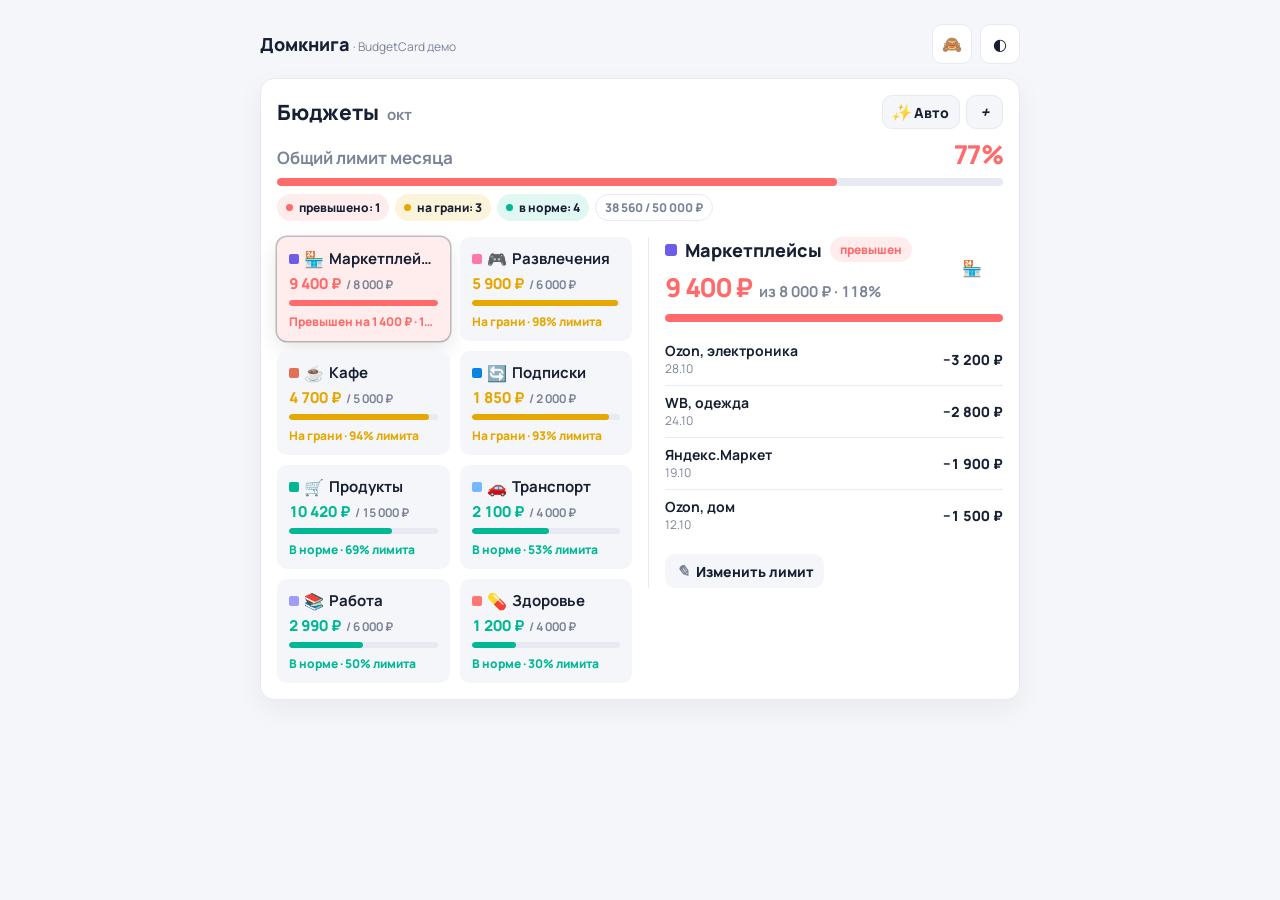
<file: Бюджеты/Дашборд_B2_карточка_бюджет.html>
<!doctype html>
<html lang="ru">
<head>
<meta charset="utf-8" />
<meta name="viewport" content="width=device-width, initial-scale=1, viewport-fit=cover" />
<title>Домкнига — BudgetCard (бюджеты по категориям)</title>
<link rel="preconnect" href="https://fonts.googleapis.com">
<link rel="preconnect" href="https://fonts.gstatic.com" crossorigin>
<link href="https://fonts.googleapis.com/css2?family=Manrope:wght@400;500;600;700;800&display=swap" rel="stylesheet">
<style>
  :root{
    --bg:#f5f6fa; --card:#fff; --text:#172033; --muted:#7b8496; --line:#e7eaf2;
    --accent:#6c5ce7; --accent-soft:rgba(108,92,231,.12);
    --green:#00b894; --amber:#e6a700; --red:#ff6b6b;
    --green-bg:rgba(0,184,148,.12); --amber-bg:rgba(230,167,0,.14); --red-bg:rgba(255,107,107,.12);
    --shadow:0 10px 28px rgba(0,0,0,.05); --radius:14px;
    --ring:color-mix(in srgb, var(--text) 28%, transparent);   /* нейтральный контур выделения */
  }
  [data-theme="dark"]{
    --bg:#0f1220; --card:#191e30; --text:#eef0ff; --muted:#8b93ad; --line:#262d45;
    --accent:#8b7cff; --accent-soft:rgba(139,124,255,.16);
    --green:#2ee6c0; --amber:#ffd93d; --red:#ff8080;
    --green-bg:rgba(46,230,192,.14); --amber-bg:rgba(255,217,61,.16); --red-bg:rgba(255,128,128,.14);
    --shadow:0 10px 28px rgba(0,0,0,.25);
  }
  *{box-sizing:border-box;-webkit-tap-highlight-color:transparent}
  body{margin:0;background:var(--bg);color:var(--text);
    font-family:'Manrope',-apple-system,BlinkMacSystemFont,"Segoe UI",Roboto,sans-serif;
    display:grid;place-items:start center;min-height:100dvh;padding:24px 16px;transition:background .2s,color .2s}
  .stage{width:100%;max-width:760px}
  .topline{display:flex;justify-content:space-between;align-items:center;margin-bottom:14px}
  .topline b{font-size:18px;font-weight:800}
  .topline span{color:var(--muted);font-size:12px}
  .topline .acts{display:flex;gap:8px}
  .icon-btn{width:40px;height:40px;border-radius:10px;border:1px solid var(--line);
    background:var(--card);color:var(--text);font-size:16px;cursor:pointer;display:grid;place-items:center}

  .card{background:var(--card);border:1px solid var(--line);border-radius:var(--radius);
    padding:16px;box-shadow:var(--shadow);container-type:inline-size;container-name:card;
    --fs-sm:13px;--fs-md:15px;--fs-lg:17px;--fs-xs:12px;--fs-2xs:10px}
  @supports (width:1cqi){
    .card{--fs-sm:clamp(11px,2.4cqi,15px);--fs-md:clamp(13px,2.8cqi,18px);
      --fs-lg:clamp(15px,3.2cqi,21px);--fs-xs:clamp(11px,2.2cqi,14px);--fs-2xs:clamp(9px,1.8cqi,12px)}
  }
  .section-head{display:flex;align-items:center;justify-content:space-between;gap:10px;margin-bottom:12px}
  .section-head .l{display:flex;align-items:baseline;gap:8px;min-width:0}
  .section-title{margin:0;font-size:var(--fs-lg);font-weight:800;letter-spacing:-.2px}
  .section-note{color:var(--muted);font-size:var(--fs-sm);font-weight:700;white-space:nowrap}
  .head-actions{display:flex;gap:6px;flex:0 0 auto}
  .mini-btn{height:34px;min-width:34px;padding:0 10px;border-radius:10px;border:1px solid var(--line);
    background:var(--bg);color:var(--text);font:inherit;font-size:var(--fs-xs);font-weight:800;cursor:pointer;
    display:inline-flex;align-items:center;gap:6px;transition:background .15s,transform .1s,color .15s}
  .mini-btn:active{transform:scale(.96)}
  .mini-btn.accent{background:var(--accent);color:#fff;border-color:transparent}   /* только первичные действия модалок */
  .mini-btn .ic{width:15px;height:15px}
  /* тон-кнопка: НЕЙТРАЛЬНАЯ серая заливка без контура (без фиолета) */
  .mini-btn.btn-tonal{border:none;background:var(--bg);color:var(--text)}
  .mini-btn.btn-tonal .ic{color:var(--muted)}
  .mini-btn.btn-tonal:hover{background:var(--line)}
  .mini-btn.btn-tonal:focus-visible{outline:2px solid var(--muted);outline-offset:2px}

  .ic{display:inline-block;width:16px;height:16px;flex:0 0 auto;background-color:currentColor;
    -webkit-mask-repeat:no-repeat;mask-repeat:no-repeat;-webkit-mask-position:center;mask-position:center;
    -webkit-mask-size:contain;mask-size:contain}
  .ic.ic-fb{-webkit-mask-image:none!important;mask-image:none!important;background:none!important;
    display:inline-flex;align-items:center;justify-content:center;line-height:1;font-size:16px}   /* fallback читаем */

  /* общий индикатор: безрамочный контейнер (нет серой плашки-«рамки») */
  .overall{margin-bottom:16px}
  .ov-top{display:flex;align-items:baseline;justify-content:space-between;gap:10px}
  .ov-k{font-size:var(--fs-xs);font-weight:700;color:var(--muted)}
  .ov-pct{font-size:clamp(20px,6cqi,26px);font-weight:800;letter-spacing:-.6px;line-height:1}
  .ov-bar{height:8px;border-radius:999px;background:var(--line);overflow:hidden;margin:9px 0 8px}
  .ov-bar i{display:block;height:100%;border-radius:999px;transition:width .45s cubic-bezier(.22,.61,.36,1),background .25s}
  .ov-chips{display:flex;gap:6px;flex-wrap:wrap}
  /* чипы: контрастный тёмный текст + цветная точка-маркер (не сливается с плашкой) */
  .chip{font-size:var(--fs-2xs);font-weight:800;padding:4px 9px;border-radius:999px;white-space:nowrap;
    display:inline-flex;align-items:center;gap:6px;color:var(--text)}
  .chip .cd{width:7px;height:7px;border-radius:50%;flex:0 0 auto}
  .chip.red{background:var(--red-bg)}     .chip.red .cd{background:var(--red)}
  .chip.amber{background:var(--amber-bg)} .chip.amber .cd{background:var(--amber)}
  .chip.green{background:var(--green-bg)} .chip.green .cd{background:var(--green)}
  .chip.mute{background:var(--card);color:var(--muted);border:1px solid var(--line)}

  /* ===== контейнер master-detail ===== */
  .bd-grid{display:block}                 /* мобила: одна колонка, панель скрыта */
  .detail-pane{display:none;position:relative}   /* relative — база для absolute-иконки */

  /* ===== плитки/строки бюджетов ===== */
  .tiles{display:flex;flex-direction:column;gap:2px}   /* мобила: список строк */
  .tile{border-radius:10px;transition:background .15s,box-shadow .15s,transform .12s}
  .tile-main{display:grid;grid-template-columns:1fr auto;
    grid-template-areas:"head vals" "bar bar" "foot foot";align-items:center;gap:9px;
    width:100%;text-align:left;border:0;background:transparent;color:inherit;font:inherit;
    padding:9px 8px;cursor:pointer;border-radius:10px;transition:background .15s}
  .tile-main:hover{background:var(--bg)}
  .tile-main:focus-visible{outline:2px solid var(--muted);outline-offset:-2px}
  .t-head{grid-area:head;display:flex;align-items:center;gap:8px;min-width:0}
  .t-head .dot{width:10px;height:10px;border-radius:2px;flex:0 0 auto}
  .t-head .ic{color:var(--muted)}
  .t-head .nm{min-width:0;overflow:hidden;text-overflow:ellipsis;white-space:nowrap;font-weight:700;font-size:var(--fs-sm)}
  .vals{grid-area:vals;display:flex;flex-direction:column;text-align:right;flex:0 0 auto}
  .v-spent{font-size:var(--fs-sm);font-weight:800;font-variant-numeric:tabular-nums;line-height:1.1}
  .v-limit{font-size:var(--fs-2xs);font-weight:700;color:var(--muted);font-variant-numeric:tabular-nums}
  .tile .bar{grid-area:bar;height:6px;border-radius:999px;background:var(--line);overflow:hidden;margin:2px 8px 4px}
  .tile .bar i{display:block;height:100%;border-radius:999px;transition:width .45s cubic-bezier(.22,.61,.36,1),background .25s}
  .tile .foot{grid-area:foot;display:flex;align-items:center;justify-content:space-between;gap:8px;margin:0 8px 6px}
  .tile .status{font-size:var(--fs-2xs);font-weight:800;min-width:0;overflow:hidden;text-overflow:ellipsis;white-space:nowrap}
  /* карет на мобиле: постоянная подложка + крупнее, чтобы был видно */
  .tile .caret{flex:0 0 auto;width:24px;height:24px;border-radius:8px;display:grid;place-items:center;
    color:var(--muted);background:var(--bg);transition:transform .25s,background .15s,color .15s}
  .tile .caret .ic{width:16px;height:16px}
  .tile-main:hover .caret{color:var(--text);background:var(--line)}
  .tile.open .caret{transform:rotate(180deg)}

  /* красный = только панель строки (не расходы внутри) */
  .tile.ok .v-spent,.tile.ok .status{color:var(--green)} .tile.ok .bar i{background:var(--green)}
  .tile.warn .v-spent,.tile.warn .status{color:var(--amber)} .tile.warn .bar i{background:var(--amber)}
  .tile.over .v-spent,.tile.over .status{color:var(--red)} .tile.over .bar i{background:var(--red)}
  .tile.over{background:var(--red-bg)}

  /* спойлер деталей (мобила, аккордеон 0fr->1fr); чистый фон — расходы не краснеют */
  .tile-detail{display:grid;grid-template-rows:0fr;transition:grid-template-rows .32s cubic-bezier(.22,.61,.36,1)}
  .tile.open .tile-detail{grid-template-rows:1fr}
  .tile-detail-inner{overflow:hidden;min-height:0;background:var(--card);border-radius:0 0 10px 10px}
  .ops{padding:6px 8px 4px;display:flex;flex-direction:column;gap:1px}
  .op{display:flex;align-items:center;justify-content:space-between;gap:10px;padding:5px 0;
    border-top:1px solid var(--line);font-size:var(--fs-xs)}
  .op:first-child{border-top:0}
  .op .o-l{display:flex;flex-direction:column;min-width:0}
  .op .o-note{font-weight:700;overflow:hidden;text-overflow:ellipsis;white-space:nowrap}
  .op .o-date{color:var(--muted);font-size:var(--fs-2xs)}
  .op .o-amt{font-weight:800;font-variant-numeric:tabular-nums;color:var(--text);flex:0 0 auto}
  .detail-foot{display:flex;gap:8px;padding:4px 8px 10px}
  .detail-foot .mini-btn{flex:1;justify-content:center}

  .empty{padding:26px 14px;text-align:center;color:var(--muted)}
  .empty b{display:block;color:var(--text);font-size:var(--fs-md);font-weight:800;margin-bottom:6px}
  .empty p{margin:0 0 14px;font-size:var(--fs-sm);line-height:1.4}

  /* ===== правая панель деталей (десктоп) ===== */
  .dp-empty{display:flex;flex-direction:column;align-items:center;justify-content:center;gap:8px;
    min-height:140px;color:var(--muted);font-size:var(--fs-sm);font-weight:700;text-align:center}
  .dp-empty .ic{width:26px;height:26px;opacity:.5}
  /* padding-right резервирует зону под увеличенную absolute-иконку, чтобы текст/бейдж не наезжали */
  .dp-head{display:flex;align-items:center;gap:8px;min-width:0;padding-right:62px}
  .dp-head .dot{width:12px;height:12px;border-radius:3px;flex:0 0 auto}
  /* без flex:1 → название по содержимому, бейдж встаёт СРАЗУ после него, по центру строки */
  .dp-nm{font-size:var(--fs-md);font-weight:800;min-width:0;overflow:hidden;text-overflow:ellipsis;white-space:nowrap}
  .dp-badge{flex:0 0 auto;font-size:var(--fs-2xs);font-weight:800;padding:4px 10px;border-radius:999px;white-space:nowrap}
  .dp-badge.ok{background:var(--green-bg);color:var(--green)}
  .dp-badge.warn{background:var(--amber-bg);color:var(--amber)}
  .dp-badge.over{background:var(--red-bg);color:var(--red)}
  /* иконка категории крупнее (46px), absolute вправо-вверх, вне потока строки заголовка */
  .dp-cat-icon{position:absolute;top:8px;right:8px;width:46px;height:46px;z-index:0;pointer-events:none}
  .dp-figures{display:flex;align-items:baseline;gap:6px;flex-wrap:wrap}
  .dp-spent{font-size:clamp(20px,6cqi,26px);font-weight:800;letter-spacing:-.6px;line-height:1;font-variant-numeric:tabular-nums}
  .dp-spent.ok-txt{color:var(--green)} .dp-spent.warn-txt{color:var(--amber)} .dp-spent.over-txt{color:var(--red)}
  .dp-limit{font-size:var(--fs-sm);font-weight:700;color:var(--muted);font-variant-numeric:tabular-nums}
  .dp-bar{height:8px;border-radius:999px;background:var(--line);overflow:hidden}
  .dp-bar i{display:block;height:100%;border-radius:999px;transition:width .45s cubic-bezier(.22,.61,.36,1),background .25s}
  .dp-bar.ok i{background:var(--green)} .dp-bar.warn i{background:var(--amber)} .dp-bar.over i{background:var(--red)}
  .dp-ops{display:flex;flex-direction:column;gap:1px}
  .dp-ops .op{padding:7px 0}
  .dp-edit{align-self:flex-start;margin-top:2px}

  dialog{background:var(--card);color:var(--text);border:1px solid var(--line);border-radius:16px;
    width:min(420px,92vw);padding:18px;box-shadow:0 20px 60px rgba(0,0,0,.25)}
  dialog::backdrop{background:rgba(0,0,0,.5);backdrop-filter:blur(4px)}
  dialog h3{margin:0 0 4px;font-size:var(--fs-lg);font-weight:800}
  dialog .d-sub{color:var(--muted);font-size:var(--fs-sm);margin:0 0 14px}
  .preset-row{display:flex;gap:6px;flex-wrap:wrap;margin:10px 0}
  .preset-row .mini-btn{flex:0 0 auto}
  input[type=number]{width:100%;padding:12px 14px;border-radius:12px;border:1px solid var(--line);
    background:var(--bg);color:var(--text);font:inherit;font-size:var(--fs-md);font-weight:800}
  input[type=number]:focus{outline:none;border-color:var(--muted);box-shadow:0 0 0 3px var(--accent-soft)}
  .auto-list{display:flex;flex-direction:column;gap:2px;max-height:46vh;overflow:auto;margin:0 -4px;padding:0 4px}
  .auto-row{display:flex;align-items:center;gap:10px;padding:9px 6px;border-radius:10px;cursor:pointer}
  .auto-row:hover{background:var(--bg)}
  .auto-row .dot{width:10px;height:10px;border-radius:2px;flex:0 0 auto}
  .auto-row .ic{color:var(--muted)}
  .auto-row .nm{flex:1;min-width:0;font-weight:700;font-size:var(--fs-sm);overflow:hidden;text-overflow:ellipsis;white-space:nowrap}
  .auto-row .rec{font-weight:800;font-variant-numeric:tabular-nums;color:var(--text)}
  .auto-row input{width:18px;height:18px;flex:0 0 auto;accent-color:var(--accent)}
  .dlg-foot{display:flex;gap:8px;margin-top:14px}
  .dlg-foot .mini-btn{flex:1;justify-content:center;height:42px}

  #toast{position:fixed;left:50%;bottom:28px;transform:translateX(-50%) translateY(14px);
    background:var(--text);color:var(--card);padding:11px 16px;border-radius:12px;font-size:13px;font-weight:800;
    opacity:0;pointer-events:none;transition:.22s;z-index:50;white-space:nowrap;max-width:90vw;overflow:hidden;text-overflow:ellipsis}
  #toast.show{opacity:1;transform:translateX(-50%) translateY(0)}

  @media (max-width:560px){ .ov-pct{font-size:22px} }

  /* ===== DESKTOP master-detail ===== */
  @media (min-width:720px){
    .bd-grid{display:grid;grid-template-columns:1fr 1fr;gap:16px;align-items:start}
    .detail-pane{display:flex;flex-direction:column;gap:12px;
      border-left:1px solid var(--line);padding-left:16px;min-height:160px}
    .tiles{display:grid;grid-template-columns:repeat(auto-fill,minmax(150px,1fr));gap:10px;align-content:start}
    .tile{background:var(--bg)}
    .tile:hover{transform:translateY(-2px);box-shadow:0 6px 18px rgba(0,0,0,.06)}
    /* выделение БЕЗ цвета — нейтральный контур + тень + «приподнятие» белым */
    .tile.active{background:var(--card);box-shadow:0 0 0 1.5px var(--ring),0 8px 22px rgba(0,0,0,.10)}
    .tile.over{background:var(--red-bg)}
    .tile.over.active{background:var(--red-bg);box-shadow:0 0 0 1.5px var(--ring),0 8px 22px rgba(0,0,0,.10)}
    .tile-main{display:flex;flex-direction:column;align-items:stretch;gap:7px;padding:11px 12px}
    .tile-main:hover{background:transparent}
    .t-head{gap:7px}
    .vals{flex-direction:row;align-items:baseline;gap:5px;text-align:left}
    .tile .bar{margin:0}
    .tile .foot{margin:0}
    .tile .caret{display:none}          /* на десктопе карет не нужен — панель справа */
    .tile-detail{display:none}
    /* увеличить ТОЛЬКО подпись «Общий лимит месяца»; процент наследует базовый clamp */
    .ov-k{font-size:17px}
  }

  @media (prefers-reduced-motion:reduce){
    .ov-bar i,.tile .bar i,.tile-detail,.tile .caret,.tile,.dp-bar i{transition:none}
  }
</style>
</head>
<body>
  <div class="stage">
    <div class="topline">
      <div><b>Домкнига</b> <span>· BudgetCard демо</span></div>
      <div class="acts">
        <button class="icon-btn" id="hideBtn" title="Скрыть суммы">🙈</button>
        <button class="icon-btn" id="themeBtn" title="Тема">◐</button>
      </div>
    </div>

    <section class="card" id="card">
      <div class="section-head">
        <div class="l">
          <h2 class="section-title">Бюджеты</h2>
          <span class="section-note" id="monthNote">окт</span>
        </div>
        <div class="head-actions">
          <button class="mini-btn" id="autoBtn" title="Авто‑настройка по средним"><i class="ic" id="icAuto"></i>Авто</button>
          <button class="mini-btn" id="addBtn" title="Добавить бюджет"><i class="ic" id="icAdd"></i></button>   <!-- без .accent => серая -->
        </div>
      </div>

      <div class="overall" id="overall"></div>

      <div class="bd-grid">
        <div class="tiles" id="tiles"></div>
        <aside class="detail-pane" id="detailPane"></aside>
      </div>
    </section>
  </div>

  <dialog id="limitDialog">
    <h3>Лимит по категории</h3>
    <p class="d-sub" id="ldCat"></p>
    <input type="number" id="ldInput" min="100" step="100" inputmode="numeric">
    <div class="preset-row">
      <button class="mini-btn" data-preset="-10">−10%</button>
      <button class="mini-btn" data-preset="10">+10%</button>
      <button class="mini-btn" data-preset="mul1.5">×1.5</button>
      <button class="mini-btn" data-preset="round">≈ 500</button>
    </div>
    <div class="dlg-foot">
      <button class="mini-btn" id="ldCancel">Отмена</button>
      <button class="mini-btn accent" id="ldSave">Сохранить</button>
    </div>
  </dialog>

  <dialog id="autoDialog">
    <h3>Рекомендуемые лимиты</h3>
    <p class="d-sub">По вашим средним расходам за 3 месяца (+10% запас). Отметьте, что добавить.</p>
    <div class="auto-list" id="autoList"></div>
    <div class="dlg-foot">
      <button class="mini-btn" id="adCancel">Отмена</button>
      <button class="mini-btn accent" id="adApply">Применить выбранное</button>
    </div>
  </dialog>

  <div id="toast"></div>

<script>
  const $ = s => document.querySelector(s);
  const fmt = n => new Intl.NumberFormat('ru-RU',{maximumFractionDigits:0}).format(n);

  // ---- иконки (Iconify, СЛЭШ; fallback категорий = эмодзи). опц. color для окраски mask ----
  const icUrl = name => { const [p,...r]=name.split(':'); return `https://api.iconify.design/${p}/${r.join(':')}.svg`; };
  function setIcon(el, iconName, fb, color){
    if(!el) return;
    const url = icUrl(iconName);
    if(color) el.style.backgroundColor = color;          // окрас mask-заливки в цвет категории
    el.style.webkitMaskImage = `url("${url}")`; el.style.maskImage = `url("${url}")`;
    const probe = new Image();
    probe.onerror = () => { el.style.webkitMaskImage='none'; el.style.maskImage='none';
      el.style.backgroundColor=''; el.textContent = fb||''; el.classList.add('ic-fb'); };
    probe.src = url;
  }
  setIcon($('#icAuto'),'lucide:sparkles','✨');
  setIcon($('#icAdd'),'lucide:plus','+');

  // ---- справочник категорий расходов ----
  const CATS = {
    food:{name:'Продукты',icon:'lucide:shopping-cart',emoji:'🛒',color:'#00b894'},
    market:{name:'Маркетплейсы',icon:'lucide:store',emoji:'🏪',color:'#6c5ce7'},
    transport:{name:'Транспорт',icon:'lucide:car',emoji:'🚗',color:'#74b9ff'},
    cafe:{name:'Кафе',icon:'lucide:coffee',emoji:'☕',color:'#e17055'},
    work:{name:'Работа',icon:'lucide:book-open',emoji:'📚',color:'#a29bfe'},
    housing:{name:'Жильё',icon:'lucide:home',emoji:'🏠',color:'#fdcb6e'},
    health:{name:'Здоровье',icon:'lucide:pill',emoji:'💊',color:'#ff7675'},
    fun:{name:'Развлечения',icon:'lucide:gamepad-2',emoji:'🎮',color:'#fd79a8'},
    cloth:{name:'Одежда',icon:'lucide:shirt',emoji:'👕',color:'#00cec9'},
    subs:{name:'Подписки',icon:'lucide:refresh-cw',emoji:'🔄',color:'#0984e3'},
    comms:{name:'Связь',icon:'lucide:smartphone',emoji:'📱',color:'#636e72'},
    internet:{name:'Интернет',icon:'lucide:wifi',emoji:'🌐',color:'#00b894'},
    gifts:{name:'Подарки',icon:'lucide:gift',emoji:'🎁',color:'#ff9f7f'},
    other:{name:'Прочее',icon:'lucide:ellipsis',emoji:'📦',color:'#b2bec3'},
  };

  // ---- мок: бюджеты + последние траты категории (spent = сумма ops) ----
  const OPS = {
    market:[['28.10','Ozon, электроника',3200],['24.10','WB, одежда',2800],['19.10','Яндекс.Маркет',1900],['12.10','Ozon, дом',1500]],
    fun:[['27.10','Steam, игра',2400],['21.10','Кино 2 зала',1800],['15.10','Подписка PlayStation',1200],['08.10','Аркадия',500]],
    cafe:[['29.10','Кофе с собой',290],['28.10','Обед, Столовая №1',450],['26.10','Кофе',380],['22.10','Ужин с друзьями',1200],['18.10','Завтрак',650],['14.10','Доставка еды',980],['09.10','Кофе',750]],
    food:[['28.10','Пятёрочка',2590],['25.10','Магнит',1840],['22.10','Перекрёсток, закупка',3120],['17.10','Ашан',1450],['11.10','Лента',1420]],
    transport:[['29.10','Такси',690],['25.10','Метро/автобус',540],['20.10','Такси',420],['13.10','Бензин (доля)',450]],
    work:[['26.10','Zoom, подписка',990],['20.10','Учебник ЕГЭ',1200],['10.10','Печать материалов',800]],
    health:[['16.10','Аптека',1200]],
    subs:[['27.10','Яндекс.Плюс',990],['15.10','Canva Pro',560],['05.10','ChatGPT',300]],
  };
  const sum = id => (OPS[id]||[]).reduce((s,o)=>s+o[2],0);

  let budgets = [
    {id:'market',limit:8000},{id:'fun',limit:6000},{id:'cafe',limit:5000},
    {id:'subs',limit:2000},{id:'food',limit:15000},{id:'transport',limit:4000},
    {id:'work',limit:6000},{id:'health',limit:4000},
  ].map(b=>({...b,spent:sum(b.id)}));

  const RECOMMEND = {housing:25000,cloth:5000,comms:1000,internet:800,gifts:3000,other:2000};

  const state = { hidden:false, editing:null, selected:null };

  const statusOf = pct => pct>100 ? 'over' : pct>=80 ? 'warn' : 'ok';
  const priority = st => st==='over'?0 : st==='warn'?1 : 2;
  const pctOf = b => b.limit>0 ? (b.spent/b.limit)*100 : 0;
  const statusText = (st,overAmt,pct) =>
    st==='over' ? `Превышен на ${state.hidden?'•••':fmt(overAmt)+' ₽'} · ${Math.round(pct)}%`
    : st==='warn' ? `На грани · ${Math.round(pct)}% лимита`
    : `В норме · ${Math.round(pct)}% лимита`;
  const badgeText = st => st==='over'?'превышен':st==='warn'?'на грани':'в норме';

  const mqDesktop = window.matchMedia('(min-width:720px)');
  const isDesktop = () => mqDesktop.matches;

  function sorted(){
    return [...budgets].sort((a,b)=>{
      const pa=priority(statusOf(pctOf(a))), pb=priority(statusOf(pctOf(b)));
      return pa!==pb ? pa-pb : pctOf(b)-pctOf(a);
    });
  }

  // ---- плитки/строки создаём ОДИН РАЗ ----
  const tileEls = {};
  function buildTile(b){
    const c = CATS[b.id];
    const tile = document.createElement('div');
    tile.className = 'tile'; tile.dataset.id = b.id;
    const ops = (OPS[b.id]||[]).map(o=>`
      <div class="op"><div class="o-l"><span class="o-note">${o[1]}</span><span class="o-date">${o[0]}</span></div>
      <span class="o-amt" data-amt="${o[2]}">−${fmt(o[2])} ₽</span></div>`).join('')
      || `<div class="op"><span class="o-date">Нет операций за месяц</span></div>`;
    tile.innerHTML = `
      <button class="tile-main" type="button" aria-expanded="false">
        <span class="t-head">
          <i class="dot" style="background:${c.color}"></i>
          <span class="ic" data-ic="${c.icon}" data-emoji="${c.emoji}"></span>
          <span class="nm">${c.name}</span>
        </span>
        <span class="vals"><span class="v-spent" data-spent></span><span class="v-limit" data-limit></span></span>
        <span class="bar"><i data-fill></i></span>
        <span class="foot">
          <span class="status" data-status></span>
          <span class="caret" aria-hidden="true"><i class="ic" data-ic="lucide:chevron-down" data-emoji="▾"></i></span>
        </span>
      </button>
      <div class="tile-detail"><div class="tile-detail-inner">
        <div class="ops">${ops}</div>
        <div class="detail-foot">
          <button class="mini-btn btn-tonal" data-edit="${b.id}"><i class="ic" data-ic="lucide:pencil" data-emoji="✎"></i> Изменить лимит</button>
        </div>
      </div></div>`;
    tile.querySelector('.tile-main').addEventListener('click', e=>{
      if(e.target.closest('[data-edit]')) return;
      if(isDesktop()) selectTile(b.id); else toggleRow(b.id);
    });
    tile.querySelector('[data-edit]').addEventListener('click', e=>{ e.stopPropagation(); openLimit(b.id); });
    tileEls[b.id] = tile;
    tile.querySelectorAll('.ic[data-ic]').forEach(el=>setIcon(el, el.dataset.ic, el.dataset.emoji));
    return tile;
  }

  function ensureTiles(){
    const tiles = $('#tiles');
    budgets.forEach(b=>{ if(!tileEls[b.id]) tiles.appendChild(buildTile(b)); });
  }

  // ---- мобила: аккордеон ----
  function toggleRow(id){
    const tile = tileEls[id]; const willOpen = !tile.classList.contains('open');
    document.querySelectorAll('.tile.open').forEach(t=>{
      t.classList.remove('open'); t.querySelector('.tile-main').setAttribute('aria-expanded','false');
    });
    if(willOpen){ tile.classList.add('open'); tile.querySelector('.tile-main').setAttribute('aria-expanded','true'); }
    haptic('light');
  }

  // ---- десктоп: выбор для правой панели ----
  function selectTile(id, silent){
    state.selected = id;
    document.querySelectorAll('.tile.active').forEach(t=>t.classList.remove('active'));
    if(tileEls[id]) tileEls[id].classList.add('active');
    renderDetailPane(id);
    if(!silent) haptic('light');
  }

  function renderTile(b){
    const tile = tileEls[b.id]; const pct = pctOf(b); const st = statusOf(pct);
    tile.classList.remove('ok','warn','over'); tile.classList.add(st);
    tile.querySelector('[data-spent]').textContent = state.hidden ? '•••' : fmt(b.spent)+' ₽';
    tile.querySelector('[data-limit]').textContent = state.hidden ? '/ •••' : '/ '+fmt(b.limit)+' ₽';
    tile.querySelector('[data-fill]').style.width = Math.min(pct,100)+'%';
    tile.querySelector('[data-status]').textContent = statusText(st, Math.round(b.spent-b.limit), pct);
    tile.querySelectorAll('.o-amt[data-amt]').forEach(el=>{
      el.textContent = state.hidden ? '−••• ₽' : '−'+fmt(+el.dataset.amt)+' ₽';
    });
  }

  function renderDetailPane(id){
    const pane = $('#detailPane');
    if(!id || !tileEls[id] || !budgets.find(x=>x.id===id)){
      pane.innerHTML = `<div class="dp-empty"><i class="ic" data-ic="lucide:mouse-pointer-click" data-emoji="👆"></i>
        ${budgets.length?'Выберите категорию слева, чтобы увидеть траты':'Бюджеты не заданы'}</div>`;
      pane.querySelectorAll('.ic[data-ic]').forEach(el=>setIcon(el, el.dataset.ic, el.dataset.emoji));
      return;
    }
    const b = budgets.find(x=>x.id===id); const c = CATS[id];
    const pct = pctOf(b); const st = statusOf(pct);
    const ops = (OPS[id]||[]).map(o=>`
      <div class="op"><div class="o-l"><span class="o-note">${o[1]}</span><span class="o-date">${o[0]}</span></div>
      <span class="o-amt">${state.hidden?'−••• ₽':'−'+fmt(o[2])+' ₽'}</span></div>`).join('')
      || `<div class="op"><span class="o-date">Нет операций за месяц</span></div>`;
    pane.innerHTML = `
      <span class="ic dp-cat-icon" data-ic="${c.icon}" data-emoji="${c.emoji}" data-color="${c.color}"></span>
      <div class="dp-head">
        <i class="dot" style="background:${c.color}"></i>
        <span class="dp-nm">${c.name}</span>
        <span class="dp-badge ${st}">${badgeText(st)}</span>
      </div>
      <div class="dp-figures">
        <span class="dp-spent ${st}-txt">${state.hidden?'•••':fmt(b.spent)+' ₽'}</span>
        <span class="dp-limit">${state.hidden?'из •••':'из '+fmt(b.limit)+' ₽'} · ${Math.round(pct)}%</span>
      </div>
      <div class="dp-bar ${st}"><i style="width:${Math.min(pct,100)}%"></i></div>
      <div class="dp-ops">${ops}</div>
      <button class="mini-btn btn-tonal dp-edit"><i class="ic" data-ic="lucide:pencil" data-emoji="✎"></i> Изменить лимит</button>`;
    pane.querySelectorAll('.ic[data-ic]').forEach(el=>setIcon(el, el.dataset.ic, el.dataset.emoji, el.dataset.color));
    pane.querySelector('.dp-edit').addEventListener('click', ()=>openLimit(id));
  }

  function renderOverall(){
    const totalLimit = budgets.reduce((s,b)=>s+b.limit,0);
    const totalSpent = budgets.reduce((s,b)=>s+b.spent,0);
    const pct = totalLimit>0 ? (totalSpent/totalLimit)*100 : 0;
    const over = budgets.filter(b=>statusOf(pctOf(b))==='over').length;
    const warn = budgets.filter(b=>statusOf(pctOf(b))==='warn').length;
    const tone = over>0 ? 'red' : warn>0 ? 'amber' : 'green';
    const chips = [];
    if(over>0) chips.push(`<span class="chip red"><i class="cd"></i>превышено: ${over}</span>`);
    if(warn>0) chips.push(`<span class="chip amber"><i class="cd"></i>на грани: ${warn}</span>`);
    const ok = budgets.length-over-warn;
    if(ok>0) chips.push(`<span class="chip green"><i class="cd"></i>в норме: ${ok}</span>`);
    if(!budgets.length) chips.push(`<span class="chip mute">лимитов пока нет</span>`);
    $('#overall').innerHTML = `
      <div class="ov-top">
        <span class="ov-k">Общий лимит месяца</span>
        <span class="ov-pct" style="color:var(--${tone})">${Math.round(pct)}%</span>
      </div>
      <div class="ov-bar"><i style="width:${Math.min(pct,100)}%;background:var(--${tone})"></i></div>
      <div class="ov-chips">${chips.join('')}
        <span class="chip mute">${state.hidden?'•••':fmt(totalSpent)} / ${state.hidden?'•••':fmt(totalLimit)} ₽</span>
      </div>`;
  }

  function orderTiles(){
    const tiles = $('#tiles');
    sorted().forEach(b=> tiles.appendChild(tileEls[b.id]));   // перестановка существующих узлов
  }

  function render(){
    ensureTiles();
    if(!budgets.length){
      $('#tiles').innerHTML = `<div class="empty"><b>Бюджеты не заданы</b>
        <p>Установите лимиты по категориям — или доверьтесь авто‑настройке по вашим средним за 3 месяца.</p>
        <button class="mini-btn accent" id="emptyAuto" style="margin:0 auto">✨ Авто‑настройка</button></div>`;
      $('#emptyAuto').addEventListener('click', openAuto);
      if(isDesktop()) renderDetailPane(null);
    } else {
      if($('#tiles .empty')) $('#tiles').innerHTML='';
      budgets.forEach(renderTile);
      orderTiles();
      if(isDesktop()){
        if(!state.selected || !budgets.find(b=>b.id===state.selected))
          selectTile(sorted()[0].id, true);
        else renderDetailPane(state.selected);
      }
    }
    renderOverall();
  }

  // ---- модалка изменения лимита ----
  function openLimit(id){
    const b = budgets.find(x=>x.id===id); if(!b) return;
    state.editing = id;
    $('#ldCat').textContent = CATS[id].name;
    $('#ldInput').value = b.limit;
    $('#limitDialog').showModal();
  }
  $('#limitDialog').addEventListener('click', e=>{
    const p = e.target.closest('[data-preset]'); if(!p) return;
    const inp = $('#ldInput'); let v = +inp.value||0; const cmd = p.dataset.preset;
    if(cmd==='-10') v = Math.round(v*0.9);
    else if(cmd==='10') v = Math.round(v*1.1);
    else if(cmd==='mul1.5') v = Math.round(v*1.5);
    else if(cmd==='round') v = Math.round(v/500)*500;
    inp.value = Math.max(100, v);
  });
  $('#ldSave').addEventListener('click', ()=>{
    const b = budgets.find(x=>x.id===state.editing); if(!b) return;
    const v = Math.max(100, Math.round(+$('#ldInput').value||b.limit));
    b.limit = v; $('#limitDialog').close(); render(); haptic('success'); toast('Лимит обновлён');
  });
  $('#ldCancel').addEventListener('click', ()=> $('#limitDialog').close());

  // ---- авто-настройка ----
  function openAuto(){
    const have = new Set(budgets.map(b=>b.id));
    const items = Object.entries(RECOMMEND).filter(([id])=>!have.has(id));
    if(!items.length){ toast('Все рекомендуемые категории уже с лимитом'); return; }
    $('#autoList').innerHTML = items.map(([id,rec])=>{
      const c = CATS[id];
      return `<label class="auto-row"><input type="checkbox" data-id="${id}" checked>
        <i class="dot" style="background:${c.color}"></i>
        <span class="ic" data-ic="${c.icon}" data-emoji="${c.emoji}"></span>
        <span class="nm">${c.name}</span><span class="rec">${fmt(rec)} ₽</span></label>`;
    }).join('');
    $('#autoList').querySelectorAll('.ic[data-ic]').forEach(el=>setIcon(el, el.dataset.ic, el.dataset.emoji));
    $('#autoDialog').showModal();
  }
  $('#adApply').addEventListener('click', ()=>{
    const ids = [...$('#autoList').querySelectorAll('input:checked')].map(i=>i.dataset.id);
    ids.forEach(id=>{
      const limit = RECOMMEND[id];
      const spent = Math.round(limit*(0.45 + (hashStr(id)%30)/100));
      budgets.push({id, limit, spent});
      if(!OPS[id]) OPS[id] = [['сегодня','Пример траты',spent]];
    });
    $('#autoDialog').close(); render(); haptic('success');
    toast(ids.length ? `Добавлено лимитов: ${ids.length}` : 'Ничего не выбрано');
  });
  $('#adCancel').addEventListener('click', ()=> $('#autoDialog').close());
  $('#autoBtn').addEventListener('click', openAuto);
  $('#addBtn').addEventListener('click', ()=>{
    const have = new Set(budgets.map(b=>b.id));
    const next = Object.keys(CATS).find(id=>!have.has(id));
    if(!next){ toast('Бюджеты есть по всем категориям'); return; }
    budgets.push({id:next, limit:5000, spent:0});
    render(); haptic('light'); toast(`Добавлен бюджет: ${CATS[next].name}`);
  });

  function hashStr(s){ let h=2166136261; for(let i=0;i<s.length;i++){h^=s.charCodeAt(i);h=Math.imul(h,16777619);} return h>>>0; }

  // ---- пересборка при смене режима (ресайз / поворот) ----
  mqDesktop.addEventListener('change', ()=>{
    document.querySelectorAll('.tile.open').forEach(t=>{
      t.classList.remove('open'); t.querySelector('.tile-main').setAttribute('aria-expanded','false');
    });
    if(isDesktop() && budgets.length && !state.selected) selectTile(sorted()[0].id, true);
    render();
  });

  // ---- прочее ----
  function toast(t){ const el=$('#toast'); el.textContent=t; el.classList.add('show');
    clearTimeout(window.__tt); window.__tt=setTimeout(()=>el.classList.remove('show'),1900); }
  function haptic(type='light'){
    try{ const tg=window.Telegram?.WebApp; if(tg?.HapticFeedback){
      if(type==='success')tg.HapticFeedback.notificationOccurred('success');
      else tg.HapticFeedback.impactOccurred(type); return; } }catch(_){}
    if(navigator.vibrate) navigator.vibrate(type==='success'?20:10);
  }
  $('#hideBtn').addEventListener('click', ()=>{ state.hidden=!state.hidden; render(); haptic('light');
    toast(state.hidden?'Суммы скрыты':'Суммы показаны'); });
  $('#themeBtn').addEventListener('click', ()=>{
    const r=document.documentElement; r.dataset.theme = r.dataset.theme==='dark'?'light':'dark'; haptic('light'); });
  (function initTG(){ const tg=window.Telegram?.WebApp; if(!tg)return;
    try{ tg.ready(); tg.expand(); if(tg.colorScheme) document.documentElement.dataset.theme=tg.colorScheme; }catch(_){} })();

  render();
  if(isDesktop() && budgets.length) selectTile(sorted()[0].id, true);
</script>
</body>
</html>
</file>
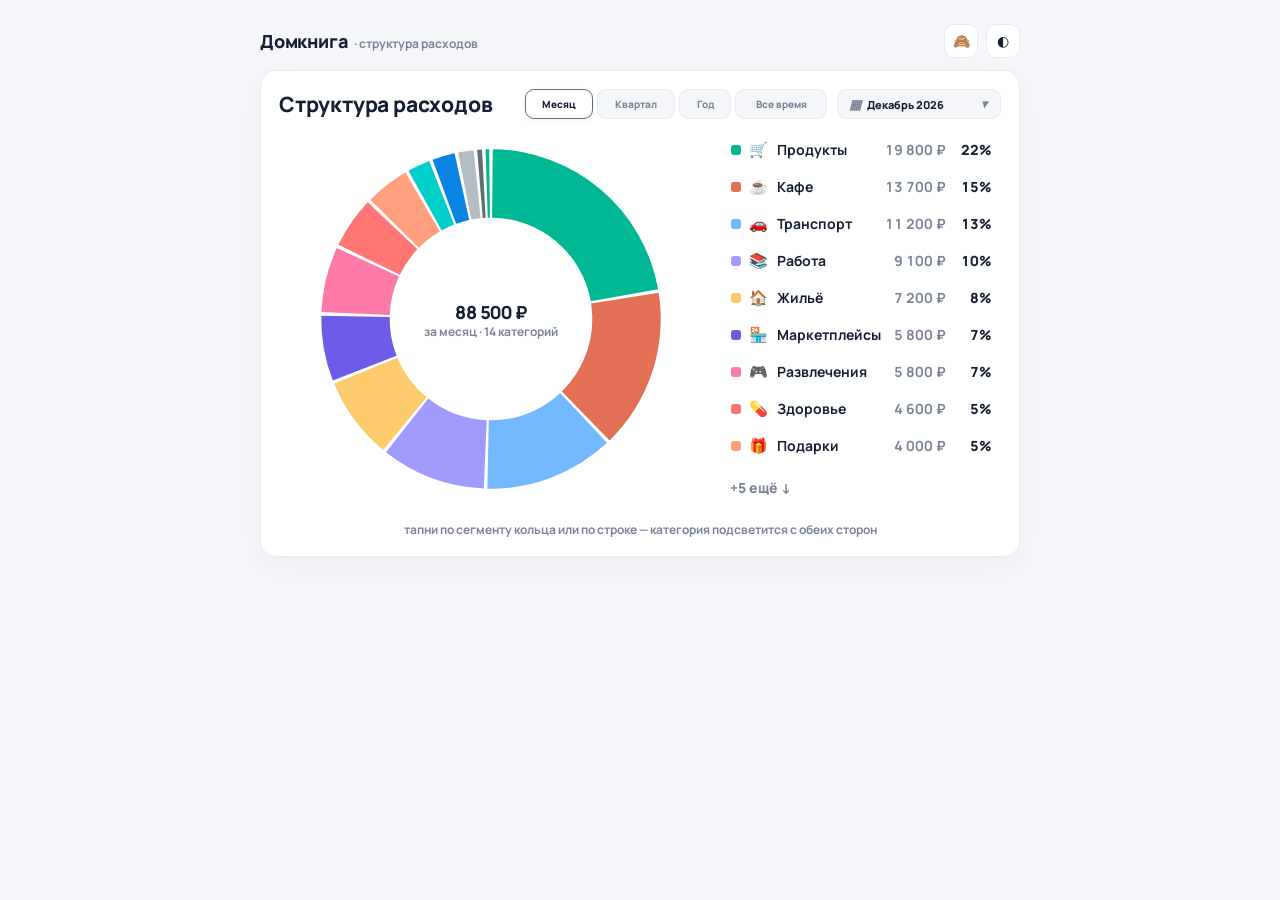
<file: дашборды/Дашборд_D1_карточка_расходы.html>
<!doctype html>
<html lang="ru">
<head>
  <meta charset="utf-8" />
  <meta name="viewport" content="width=device-width, initial-scale=1, viewport-fit=cover" />
  <title>Домкнига — Структура расходов</title>

  <link rel="preconnect" href="https://fonts.googleapis.com">
  <link rel="preconnect" href="https://fonts.gstatic.com" crossorigin>
  <link href="https://fonts.googleapis.com/css2?family=Manrope:wght@400;500;600;700;800&display=swap" rel="stylesheet">

  <style>
    :root {
      --bg: #f5f6fa;
      --card: #fff;
      --text: #172033;
      --muted: #7b8496;
      --line: #e7eaf2;

      --accent: #5f6c85;
      --accent-soft: rgba(95, 108, 133, .10);

      --shadow: 0 10px 28px rgba(0, 0, 0, .04);
      --radius: 16px;
    }

    [data-theme="dark"] {
      --bg: #0f1220;
      --card: #191e30;
      --text: #eef0ff;
      --muted: #8b93ad;
      --line: #262d45;

      --accent: #8b9bb4;
      --accent-soft: rgba(139, 155, 180, .12);

      --shadow: 0 10px 28px rgba(0, 0, 0, .20);
    }

    * {
      box-sizing: border-box;
      -webkit-tap-highlight-color: transparent;
    }

    [hidden] {
      display: none !important;
    }

    body {
      margin: 0;
      background: var(--bg);
      color: var(--text);
      font-family: 'Manrope', -apple-system, BlinkMacSystemFont, "Segoe UI", Roboto, sans-serif;
      display: grid;
      place-items: start center;
      min-height: 100dvh;
      padding:
        max(24px, env(safe-area-inset-top))
        max(16px, env(safe-area-inset-right))
        max(24px, env(safe-area-inset-bottom))
        max(16px, env(safe-area-inset-left));
      transition: background .2s, color .2s;
    }

    :focus-visible {
      outline: 2px solid var(--accent);
      outline-offset: 2px;
    }

    button:focus:not(:focus-visible) {
      outline: none;
    }

    .stage {
      width: 100%;
      max-width: 760px;
    }

    .topline {
      display: flex;
      justify-content: space-between;
      align-items: center;
      gap: 10px;
      margin-bottom: 12px;
    }

    .brand {
      min-width: 0;
      display: flex;
      align-items: baseline;
      gap: 6px;
      flex-wrap: wrap;
    }

    .brand b {
      font-size: 18px;
      font-weight: 800;
      letter-spacing: -.2px;
    }

    .brand span {
      color: var(--muted);
      font-size: 12px;
      font-weight: 700;
      white-space: nowrap;
    }

    .top-actions {
      display: flex;
      align-items: center;
      gap: 8px;
      flex: 0 0 auto;
    }

    .icon-btn {
      width: 34px;
      height: 34px;
      border-radius: 10px;
      border: 1px solid var(--line);
      background: var(--card);
      color: var(--text);
      font-size: 14px;
      cursor: pointer;
      display: grid;
      place-items: center;
      transition: background .15s, transform .1s;
    }

    .icon-btn:active {
      transform: scale(.96);
    }

    .card {
      background: var(--card);
      border: 1px solid var(--line);
      border-radius: var(--radius);
      padding: 18px;
      box-shadow: var(--shadow);
      container-type: inline-size;
      container-name: card;

      --fs-2xs: 10px;
      --fs-xs: 12px;
      --fs-sm: 13px;
      --fs-md: 15px;
      --fs-lg: 17px;
    }

    @supports (width: 1cqi) {
      .card {
        --fs-2xs: clamp(9px, 1.8cqi, 12px);
        --fs-xs: clamp(11px, 2.2cqi, 14px);
        --fs-sm: clamp(11px, 2.4cqi, 15px);
        --fs-md: clamp(13px, 2.8cqi, 18px);
        --fs-lg: clamp(15px, 3.2cqi, 21px);
      }
    }

    .section-head {
      --period-btn-w: 164px;

      display: grid;
      grid-template-columns: minmax(0, 1fr) auto var(--period-btn-w);
      grid-template-areas: "title seg picker";
      align-items: center;
      gap: 10px;
      margin-bottom: 10px;
    }

    .section-title {
      grid-area: title;
      margin: 0;
      font-size: var(--fs-lg);
      font-weight: 800;
      letter-spacing: -.2px;
      white-space: nowrap;
      min-width: 0;
      overflow: hidden;
      text-overflow: ellipsis;
    }

    .segmented {
      grid-area: seg;
      display: flex;
      width: max-content;
      gap: 4px;
      flex: 0 0 auto;
      justify-self: start;

      --seg-month-w: 68px;
      --seg-quarter-w: 78px;
      --seg-year-w: 52px;
      --seg-all-w: 92px;
    }

    .segmented button {
      flex: 0 0 var(--w);
      width: var(--w);
      height: 30px;
      min-height: 30px;
      justify-content: center;
      border: 1px solid var(--line);
      background: var(--bg);
      color: var(--muted);
      padding: 0 6px;
      border-radius: 9px;
      font: inherit;
      font-size: 10px;
      font-weight: 800;
      line-height: 1;
      cursor: pointer;
      white-space: nowrap;
      display: inline-flex;
      align-items: center;
      overflow: hidden;
      text-overflow: ellipsis;
      transition: background .18s, color .18s, border-color .18s, box-shadow .18s;
    }

    .segmented button[data-period="month"] {
      --w: var(--seg-month-w);
    }

    .segmented button[data-period="quarter"] {
      --w: var(--seg-quarter-w);
    }

    .segmented button[data-period="year"] {
      --w: var(--seg-year-w);
    }

    .segmented button[data-period="all"] {
      --w: var(--seg-all-w);
    }

    .segmented button.on {
      background: var(--card);
      color: var(--text);
      border-color: var(--accent);
      box-shadow: 0 2px 8px rgba(0, 0, 0, .04);
    }

    .seg-short {
      display: none;
    }

    @media (max-width: 430px) {
      .seg-full {
        display: none;
      }

      .seg-short {
        display: inline;
      }

      .segmented {
        --seg-month-w: 56px;
        --seg-quarter-w: 64px;
        --seg-year-w: 44px;
        --seg-all-w: 64px;
      }
    }

    @media (max-width: 640px) {
      .section-head {
        --period-btn-w: 150px;
        grid-template-columns: minmax(0, 1fr) var(--period-btn-w);
        grid-template-areas:
          "title picker"
          "seg seg";
        row-gap: 8px;
      }
    }

    @media (max-width: 430px) {
      .section-head {
        --period-btn-w: 138px;
      }
    }

    .ic {
      display: inline-flex;
      align-items: center;
      justify-content: center;
      width: 16px;
      height: 16px;
      font-size: 15px;
      line-height: 1;
      color: currentColor;
      vertical-align: middle;
      flex: 0 0 auto;
      overflow: visible;
    }

    .ic.loaded {
      background-color: currentColor;
      -webkit-mask-repeat: no-repeat;
      mask-repeat: no-repeat;
      -webkit-mask-position: center;
      mask-position: center;
      -webkit-mask-size: contain;
      mask-size: contain;
    }

    .ic-lg {
      width: clamp(28px, 8cqi, 42px);
      height: clamp(28px, 8cqi, 42px);
      font-size: clamp(24px, 7cqi, 34px);
    }

    .pie-body {
      display: grid;
      grid-template-columns: 1.5fr 1fr;
      column-gap: 16px;
      align-items: stretch;
      min-height: 280px;
    }

    @supports (width: 1cqi) {
      .pie-body {
        min-height: clamp(260px, 40cqi, 360px);
      }
    }

    .pie-zone {
      position: relative;
      min-width: 0;
      display: flex;
      align-items: center;
      justify-content: center;
    }

    .pie-svg {
      display: block;
      margin: 0 auto;
      width: 100%;
      max-width: 380px;
      aspect-ratio: 1 / 1;
      height: auto;
      overflow: visible;
    }

    .seg {
      cursor: pointer;
      transform-box: view-box;
      transform-origin: 50% 50%;
      transition:
        transform .26s cubic-bezier(.2, .8, .2, 1),
        opacity .22s,
        filter .22s;
    }

    .seg.dim {
      opacity: .35;
    }

    .seg.sel {
      transform: scale(1.06);
      filter: drop-shadow(0 4px 10px rgba(0, 0, 0, .22));
    }

    .hole {
      cursor: pointer;
    }

    .pie-center {
      position: absolute;
      inset: 0;
      display: grid;
      place-items: center;
      text-align: center;
      pointer-events: none;
      padding: 13%;
      transition: opacity .14s ease;
      line-height: 1.15;
    }

    .pie-center.fade {
      opacity: 0;
    }

    .pc-name {
      color: var(--muted);
      font-size: var(--fs-2xs);
      font-weight: 800;
      margin-top: 4px;
      max-width: 100%;
      overflow: hidden;
      text-overflow: ellipsis;
      white-space: nowrap;
    }

    .pc-sum {
      display: block;
      font-size: var(--fs-md);
      font-weight: 800;
      letter-spacing: -.5px;
      white-space: nowrap;
      margin-top: 3px;
      font-variant-numeric: tabular-nums;
    }

    .pc-sub {
      display: block;
      color: var(--muted);
      font-size: var(--fs-2xs);
      margin-top: 2px;
      font-weight: 700;
    }

    .cat-list {
      min-width: 0;
      display: flex;
      flex-direction: column;
      justify-content: center;
      gap: 4px;
    }

    .cat-row {
      display: grid;
      grid-template-columns: 12px 18px 1fr auto auto;
      align-items: center;
      gap: 8px;
      width: 100%;
      text-align: left;
      border: 0;
      border-left: 3px solid transparent;
      background: transparent;
      color: var(--text);
      border-radius: 8px;
      padding: 7px 9px;
      cursor: pointer;
      font: inherit;
      font-size: var(--fs-xs);
      transition: background .15s, border-color .15s, transform .1s;
    }

    .cat-row:hover {
      background: var(--bg);
    }

    .cat-row:active {
      transform: scale(.99);
    }

    .cat-row .dot {
      width: 10px;
      height: 10px;
      border-radius: 3px;
      flex: 0 0 auto;
    }

    .cat-row .ic {
      color: var(--muted);
    }

    .cat-row.on .ic {
      color: var(--text);
    }

    .cat-row .nm {
      min-width: 0;
      overflow: hidden;
      text-overflow: ellipsis;
      white-space: nowrap;
      font-weight: 700;
    }

    .cat-row .amt {
      color: var(--muted);
      font-weight: 700;
      font-variant-numeric: tabular-nums;
      white-space: nowrap;
    }

    .cat-row .pc {
      font-weight: 800;
      font-variant-numeric: tabular-nums;
      min-width: 38px;
      text-align: right;
      white-space: nowrap;
    }

    .cat-row.on {
      background: var(--accent-soft);
      font-weight: 800;
    }

    .cat-row.more {
      border-left-color: transparent;
      color: var(--muted);
      font-weight: 800;
      grid-template-columns: 1fr;
      justify-content: center;
      padding: 8px;
    }

    .cat-row.more:hover {
      background: var(--bg);
    }

    .tail {
      display: grid;
      grid-template-rows: 0fr;
      transition: grid-template-rows .34s cubic-bezier(.22, .61, .36, 1);
    }

    .tail[data-open="1"] {
      grid-template-rows: 1fr;
    }

    .tail-inner {
      overflow: hidden;
      min-height: 0;
      display: flex;
      flex-direction: column;
      gap: 4px;
    }

    .hint {
      margin-top: 12px;
      color: var(--muted);
      font-size: var(--fs-2xs);
      text-align: center;
      font-weight: 700;
    }

    .sr-only {
      position: absolute;
      width: 1px;
      height: 1px;
      padding: 0;
      margin: -1px;
      overflow: hidden;
      clip: rect(0, 0, 0, 0);
      white-space: nowrap;
      border: 0;
    }

    /* ====== ПЕРИОД-ПИКЕР ====== */

    .picker {
      grid-area: picker;
      position: relative;
      width: var(--period-btn-w);
      justify-self: end;
      flex: 0 0 auto;
    }

    .period-btn {
      width: 100%;
      height: 30px;
      min-width: 0;
      padding: 0 10px;
      border-radius: 9px;
      border: 1px solid var(--line);
      background: var(--bg);
      color: var(--text);
      font: inherit;
      font-size: 11px;
      font-weight: 800;
      cursor: pointer;
      display: inline-flex;
      align-items: center;
      gap: 6px;
      transition: background .15s, border-color .15s, transform .1s;
      white-space: nowrap;
    }

    .period-btn > span {
      flex: 1 1 auto;
      min-width: 0;
      overflow: hidden;
      text-overflow: ellipsis;
      text-align: left;
    }

    .period-btn:hover {
      background: var(--card);
      border-color: var(--muted);
    }

    .period-btn:active {
      transform: scale(.98);
    }

    .period-btn[aria-expanded="true"] {
      border-color: var(--accent);
      background: var(--card);
    }

    .period-btn .ic {
      width: 13px;
      height: 13px;
      font-size: 13px;
      color: var(--muted);
    }

    .period-btn .chev {
      width: 12px;
      height: 12px;
      font-size: 12px;
      transition: transform .2s;
    }

    .period-btn[aria-expanded="true"] .chev {
      transform: rotate(180deg);
    }

    .pop {
      position: absolute;
      right: 0;
      left: auto;
      top: calc(100% + 8px);
      width: min(280px, calc(100vw - 32px));
      z-index: 60;
      background: var(--card);
      border: 1px solid var(--line);
      border-radius: 14px;
      box-shadow: 0 16px 40px rgba(0, 0, 0, .12);
      padding: 12px;
      animation: pop .18s cubic-bezier(.16, 1, .3, 1);
    }

    @keyframes pop {
      from {
        opacity: 0;
        transform: translateY(-8px) scale(.98);
      }
      to {
        opacity: 1;
        transform: none;
      }
    }

    .pop-head {
      display: flex;
      align-items: center;
      gap: 6px;
      margin-bottom: 10px;
    }

    .nav-btn {
      width: 30px;
      height: 30px;
      border-radius: 8px;
      border: 1px solid var(--line);
      background: var(--bg);
      color: var(--text);
      display: grid;
      place-items: center;
      cursor: pointer;
      font-size: 15px;
      font-weight: 800;
      transition: background .15s;
      flex: 0 0 auto;
    }

    .nav-btn:hover:not(:disabled) {
      background: var(--line);
    }

    .nav-btn:disabled {
      opacity: .3;
      cursor: not-allowed;
    }

    .year-btn {
      flex: 1;
      height: 30px;
      border-radius: 8px;
      border: 1px solid transparent;
      background: transparent;
      font: inherit;
      font-size: var(--fs-sm);
      font-weight: 800;
      color: var(--text);
      cursor: pointer;
      display: flex;
      align-items: center;
      justify-content: center;
      gap: 6px;
      transition: background .15s;
      min-width: 0;
    }

    .year-btn:hover {
      background: var(--bg);
    }

    .year-btn .chev-sm {
      width: 12px;
      height: 12px;
      font-size: 12px;
      color: var(--muted);
      transition: transform .2s;
    }

    .year-btn[data-view="months"] .chev-sm {
      transform: rotate(180deg);
    }

    .grid3 {
      display: grid;
      grid-template-columns: repeat(3, 1fr);
      gap: 6px;
    }

    .cell {
      padding: 9px 4px;
      border-radius: 8px;
      border: 1px solid transparent;
      background: var(--bg);
      color: var(--text);
      font: inherit;
      font-size: var(--fs-xs);
      font-weight: 800;
      cursor: pointer;
      transition: background .15s, color .15s, border-color .15s;
      min-height: 34px;
    }

    .cell:hover:not(:disabled) {
      background: var(--line);
      border-color: var(--line);
    }

    .cell:disabled {
      opacity: .3;
      cursor: not-allowed;
    }

    .cell.sel {
      background: var(--accent);
      color: #fff;
      border-color: transparent;
    }

    .cell.today {
      box-shadow: inset 0 0 0 1px var(--accent);
    }

    .pop-foot {
      margin-top: 10px;
      padding-top: 10px;
      border-top: 1px solid var(--line);
    }

    .ghost-btn {
      width: 100%;
      padding: 9px;
      border-radius: 8px;
      border: 1px dashed var(--line);
      background: transparent;
      color: var(--muted);
      font: inherit;
      font-size: var(--fs-2xs);
      font-weight: 800;
      cursor: pointer;
      transition: background .15s, color .15s, border-color .15s;
    }

    .ghost-btn:hover:not(:disabled) {
      color: var(--accent);
      border-color: var(--accent);
      background: var(--accent-soft);
    }

    .ghost-btn:disabled {
      opacity: .35;
      cursor: not-allowed;
    }

    .pop-hint {
      font-size: var(--fs-2xs);
      color: var(--muted);
      text-align: center;
      margin: 10px 0 0;
      font-weight: 700;
    }

    @media (max-width: 560px) {
      .pie-body {
        grid-template-columns: 1fr;
        row-gap: 14px;
        min-height: 0;
      }

      .pie-svg {
        max-width: 340px;
      }

      .cat-list {
        justify-content: flex-start;
      }
    }

    @media (prefers-reduced-motion: reduce) {
      *,
      *::before,
      *::after {
        animation-duration: .01ms !important;
        animation-iteration-count: 1 !important;
        transition-duration: .01ms !important;
        scroll-behavior: auto !important;
      }
    }
  </style>
</head>

<body>
  <div class="stage">
    <div class="topline">
      <div class="brand">
        <b>Домкнига</b>
        <span>· структура расходов</span>
      </div>

      <div class="top-actions">
        <button class="icon-btn" id="hideBtn" type="button" aria-label="Скрыть суммы" aria-pressed="false" title="Скрыть суммы">🙈</button>
        <button class="icon-btn" id="themeBtn" type="button" aria-label="Переключить тему" title="Тема">◐</button>
      </div>
    </div>

    <section class="card">
      <div class="section-head">
        <h2 class="section-title">Структура расходов</h2>

        <div class="segmented" id="seg" role="group" aria-label="Тип периода">
          <button type="button" data-period="month" class="on" aria-pressed="true">Месяц</button>
          <button type="button" data-period="quarter" aria-pressed="false">Квартал</button>
          <button type="button" data-period="year" aria-pressed="false">Год</button>
          <button type="button" data-period="all" aria-pressed="false" aria-label="Все время">
            <span class="seg-full">Все время</span>
            <span class="seg-short">Всё</span>
          </button>
        </div>

        <div class="picker" id="picker">
          <button class="period-btn" id="periodBtn" type="button" aria-haspopup="dialog" aria-expanded="false">
            <i class="ic" data-ic="lucide:calendar" data-glyph="▦"></i>
            <span id="periodLabel">—</span>
            <i class="ic chev" data-ic="lucide:chevron-down" data-glyph="▾"></i>
          </button>

          <div class="pop" id="periodPop" role="dialog" aria-label="Выбор периода" hidden></div>
        </div>
      </div>

      <div class="pie-body">
        <div class="pie-zone">
          <svg class="pie-svg" id="svg" viewBox="0 0 300 300" role="img" aria-label="Диаграмма расходов по категориям"></svg>
          <div class="pie-center" id="center"></div>
        </div>

        <div class="cat-list" id="list"></div>
      </div>

      <div class="hint">тапни по сегменту кольца или по строке — категория подсветится с обеих сторон</div>
    </section>
  </div>

  <div id="srStatus" class="sr-only" aria-live="polite"></div>

  <script>
    const $ = (s, root = document) => root.querySelector(s);
    const $$ = (s, root = document) => Array.from(root.querySelectorAll(s));

    const NS = 'http://www.w3.org/2000/svg';

    const numberFormatter = new Intl.NumberFormat('ru-RU', { maximumFractionDigits: 0 });
    const fmt = n => numberFormatter.format(Math.round(Number(n) || 0));

    const reduced = () => window.matchMedia('(prefers-reduced-motion: reduce)').matches;

    function esc(value) {
      return String(value ?? '')
        .replace(/&/g, '&amp;')
        .replace(/</g, '&lt;')
        .replace(/>/g, '&gt;')
        .replace(/"/g, '&quot;')
        .replace(/'/g, '&#39;');
    }

    function plural(n, forms) {
      const abs = Math.abs(n);
      const n10 = abs % 10;
      const n100 = abs % 100;

      if (n10 === 1 && n100 !== 11) return forms[0];
      if (n10 >= 2 && n10 <= 4 && (n100 < 10 || n100 >= 20)) return forms[1];
      return forms[2];
    }

    function storeGet(key) {
      try {
        return localStorage.getItem(key);
      } catch (_) {
        return null;
      }
    }

    function storeSet(key, value) {
      try {
        localStorage.setItem(key, value);
      } catch (_) {}
    }

    /* ====== ICONIFY WITH REDUNDANCY ====== */

    const ICON_HOSTS = [
      'https://api.iconify.design',
      'https://api.simplesvg.com',
      'https://api.unisvg.com'
    ];

    const iconCache = new Map();
    const iconPromises = new Map();

    function iconPath(name) {
      const [prefix, ...rest] = name.split(':');
      return `${prefix}/${rest.join(':')}.svg`;
    }

    function probeImage(url, timeout = 750) {
      return new Promise(resolve => {
        const img = new Image();
        let settled = false;

        const finish = ok => {
          if (settled) return;
          settled = true;
          clearTimeout(timer);
          if (!ok) img.src = '';
          resolve(ok);
        };

        const timer = setTimeout(() => finish(false), timeout);

        img.onload = () => finish(true);
        img.onerror = () => finish(false);
        img.src = url;
      });
    }

    function resolveIconUrl(name) {
      const cached = iconCache.get(name);
      if (cached) return Promise.resolve(cached.url);

      let promise = iconPromises.get(name);
      if (promise) return promise;

      promise = (async () => {
        const path = iconPath(name);

        for (const host of ICON_HOSTS) {
          const url = `${host}/${path}`;
          const ok = await probeImage(url);
          if (ok) {
            iconCache.set(name, { status: 'ok', url });
            return url;
          }
        }

        iconCache.set(name, { status: 'fail', url: null });
        return null;
      })();

      iconPromises.set(name, promise);
      promise.finally(() => iconPromises.delete(name));

      return promise;
    }

    function applyIcon(el, url, color) {
      if (!url) return;
      el.classList.add('loaded');
      el.style.webkitMaskImage = `url("${url}")`;
      el.style.maskImage = `url("${url}")`;
      el.style.backgroundColor = color || '';
      el.textContent = '';
      el.dataset.state = 'ok';
    }

    function applyFallback(el, glyph) {
      el.classList.remove('loaded');
      el.style.webkitMaskImage = '';
      el.style.maskImage = '';
      el.style.backgroundColor = '';
      el.textContent = glyph || '•';
      el.dataset.state = 'fail';
    }

    function setIcon(el, iconName, glyph, color) {
      if (!el) return;

      el.dataset.ic = iconName;
      el.dataset.glyph = glyph || '';

      if (color) el.dataset.color = color;
      else delete el.dataset.color;

      if (el.dataset.state === 'ok') {
        const cached = iconCache.get(iconName);
        if (cached?.url) {
          applyIcon(el, cached.url, el.dataset.color);
          return;
        }
      }

      if (el.dataset.state === 'fail') {
        applyFallback(el, el.dataset.glyph);
        return;
      }

      if (el.dataset.state === 'pending') return;

      el.dataset.state = 'pending';
      el.textContent = el.dataset.glyph || '';

      resolveIconUrl(iconName)
        .then(url => {
          if (url) applyIcon(el, url, el.dataset.color);
          else applyFallback(el, el.dataset.glyph);
        })
        .catch(() => applyFallback(el, el.dataset.glyph));
    }

    function hydrateIcons(root = document) {
      $$('.ic[data-ic]', root).forEach(el => {
        setIcon(el, el.dataset.ic, el.dataset.glyph, el.dataset.color || undefined);
      });
    }

    /* ====== DATE HELPERS ====== */

    const pad = n => String(n).padStart(2, '0');
    const ym = d => `${d.getFullYear()}-${pad(d.getMonth() + 1)}`;

    const now = new Date();
    const currentKey = ym(now);

    const MONTHS = [];
    {
      const d = new Date(now.getFullYear() - 3, 0, 1);
      const end = new Date(now.getFullYear(), now.getMonth() + 2, 1);

      while (d <= end) {
        MONTHS.push(ym(d));
        d.setMonth(d.getMonth() + 1);
      }
    }

    const availableKeys = MONTHS.filter(k => k <= currentKey);
    const availableYears = [...new Set(availableKeys.map(k => Number(k.split('-')[0])))].sort((a, b) => a - b);
    const MIN_YEAR = availableYears[0] ?? now.getFullYear();
    const MAX_YEAR = availableYears[availableYears.length - 1] ?? now.getFullYear();

    let selIdxRef = Math.max(0, MONTHS.indexOf(currentKey));

    const MONTHS_RU = [
      'Январь', 'Февраль', 'Март', 'Апрель', 'Май', 'Июнь',
      'Июль', 'Август', 'Сентябрь', 'Октябрь', 'Ноябрь', 'Декабрь'
    ];

    const MONTHS_RU_S = [
      'Янв', 'Фев', 'Мар', 'Апр', 'Май', 'Июн',
      'Июл', 'Авг', 'Сен', 'Окт', 'Ноя', 'Дек'
    ];

    function monthLabel(key) {
      const [y, m] = key.split('-').map(Number);
      const mn = new Date(y, m - 1, 1).toLocaleDateString('ru-RU', { month: 'long' });
      return `${mn.charAt(0).toUpperCase() + mn.slice(1)} ${y}`;
    }

    function hash(str) {
      let h = 2166136261;
      for (let i = 0; i < str.length; i++) {
        h ^= str.charCodeAt(i);
        h = Math.imul(h, 16777619);
      }
      return h >>> 0;
    }

    const rnd = (k, s) => (hash(`${k}:${s}`) % 10000) / 10000;

    /* ====== EXPENSES DATA ====== */

    const CATEGORY_DEFS = [
      { id: 'food',      name: 'Продукты',     icon: 'lucide:shopping-cart', emoji: '🛒', color: '#00b894', base: 25900 },
      { id: 'transport', name: 'Транспорт',    icon: 'lucide:car',           emoji: '🚗', color: '#74b9ff', base: 14800 },
      { id: 'cafe',      name: 'Кафе',         icon: 'lucide:coffee',        emoji: '☕', color: '#e17055', base: 10400 },
      { id: 'work',      name: 'Работа',       icon: 'lucide:book-open',     emoji: '📚', color: '#a29bfe', base: 9200 },
      { id: 'housing',   name: 'Жильё',        icon: 'lucide:home',          emoji: '🏠', color: '#fdcb6e', base: 8100 },
      { id: 'market',    name: 'Маркетплейсы', icon: 'lucide:store',         emoji: '🏪', color: '#6c5ce7', base: 6200 },
      { id: 'health',    name: 'Здоровье',     icon: 'lucide:pill',          emoji: '💊', color: '#ff7675', base: 5300 },
      { id: 'fun',       name: 'Развлечения',  icon: 'lucide:gamepad-2',     emoji: '🎮', color: '#fd79a8', base: 4200 },
      { id: 'gifts',     name: 'Подарки',      icon: 'lucide:gift',          emoji: '🎁', color: '#ff9f7f', base: 3800 },
      { id: 'cloth',     name: 'Одежда',       icon: 'lucide:shirt',         emoji: '👕', color: '#00cec9', base: 3100 },
      { id: 'subs',      name: 'Подписки',     icon: 'lucide:refresh-cw',    emoji: '🔄', color: '#0984e3', base: 2400 },
      { id: 'other',     name: 'Прочее',       icon: 'lucide:ellipsis',      emoji: '📦', color: '#b2bec3', base: 1500 },
      { id: 'comms',     name: 'Связь',        icon: 'lucide:smartphone',    emoji: '📱', color: '#636e72', base: 900 },
      { id: 'internet',  name: 'Интернет',     icon: 'lucide:wifi',          emoji: '🌐', color: '#00b894', base: 700 }
    ];

    const EXPENSES = {};

    MONTHS.forEach(k => {
      if (k > currentKey) {
        EXPENSES[k] = null;
        return;
      }

      const obj = {};

      CATEGORY_DEFS.forEach(c => {
        const factor = 0.55 + rnd(k, c.id) * 0.85;
        obj[c.id] = Math.max(0, Math.round(c.base * factor / 100) * 100);
      });

      EXPENSES[k] = obj;
    });

    /* ====== STATE ====== */

    const state = {
      period: 'month',
      hidden: storeGet('domkniga-expenses-hidden') === '1',
      active: null,
      expanded: false
    };

    let currentSegments = [];
    let currentById = {};
    let currentTotal = 0;
    let showLimit = 6;

    let segEls = {};
    let rowEls = {};

    function money(n) {
      if (state.hidden) return '•••';
      return `${fmt(n)} ₽`;
    }

    function periodWord() {
      if (state.period === 'all') return 'за всё время';
      if (state.period === 'quarter') return 'за квартал';
      if (state.period === 'year') return 'за год';
      return 'за месяц';
    }

    /* ====== GEOMETRY ====== */

    const CX = 150;
    const CY = 150;
    const R = 134;
    const RI = 80;
    const GAP = 1.2;

    const rad = g => (g - 90) * Math.PI / 180;
    const pt = (ang, r) => [CX + r * Math.cos(rad(ang)), CY + r * Math.sin(rad(ang))];

    function arcPath(a0, a1, rOut, rIn) {
      a0 += GAP / 2;
      a1 -= GAP / 2;
      if (a1 <= a0) a1 = a0 + 0.01;

      const [x0, y0] = pt(a0, rOut);
      const [x1, y1] = pt(a1, rOut);
      const [x2, y2] = pt(a1, rIn);
      const [x3, y3] = pt(a0, rIn);

      const large = (a1 - a0) > 180 ? 1 : 0;

      return `M${x0} ${y0}A${rOut} ${rOut} 0 ${large} 1 ${x1} ${y1}L${x2} ${y2}A${rIn} ${rIn} 0 ${large} 0 ${x3} ${y3}Z`;
    }

    /* ====== PERIOD LOGIC ====== */

    function periodKeys(period) {
      if (period === 'all') {
        return [0, MONTHS.length - 1];
      }

      if (period === 'month') {
        return [selIdxRef, selIdxRef];
      }

      if (period === 'quarter') {
        const k = MONTHS[selIdxRef];
        const [y, m] = k.split('-').map(Number);
        const q = Math.floor((m - 1) / 3);
        const startKey = `${y}-${pad(q * 3 + 1)}`;
        const si = MONTHS.indexOf(startKey);
        return [Math.max(0, si < 0 ? 0 : si), selIdxRef];
      }

      // year = календарный год с января по выбранный месяц
      const k = MONTHS[selIdxRef];
      const [y] = k.split('-').map(Number);
      const startKey = `${y}-01`;
      const si = MONTHS.indexOf(startKey);
      return [Math.max(0, si < 0 ? 0 : si), selIdxRef];
    }

    function aggPeriod(period) {
      const [a, b] = periodKeys(period);
      const map = {};

      CATEGORY_DEFS.forEach(c => {
        map[c.id] = 0;
      });

      for (let i = a; i <= b; i++) {
        const k = MONTHS[i];
        const month = EXPENSES[k];
        if (!month) continue;

        CATEGORY_DEFS.forEach(c => {
          map[c.id] += month[c.id] || 0;
        });
      }

      const segments = CATEGORY_DEFS
        .map(c => ({ ...c, value: map[c.id] || 0 }))
        .filter(s => s.value > 0)
        .sort((x, y) => y.value - x.value);

      const total = segments.reduce((sum, s) => sum + s.value, 0);

      segments.forEach(s => {
        s.percent = total > 0 ? (s.value / total) * 100 : 0;
      });

      return { total, segments };
    }

    /* ====== RENDER PIE ====== */

    function getShowLimit() {
      return window.matchMedia('(max-width: 560px)').matches ? 6 : 9;
    }

    function buildRing() {
      const svg = $('#svg');
      svg.innerHTML = '';
      segEls = {};

      currentSegments.forEach(s => {
        const p = document.createElementNS(NS, 'path');
        p.setAttribute('d', arcPath(s.start, s.end, R, RI));
        p.setAttribute('fill', s.color);
        p.setAttribute('class', 'seg');
        p.dataset.id = s.id;
        svg.appendChild(p);
        segEls[s.id] = p;
      });

      const hole = document.createElementNS(NS, 'circle');
      hole.setAttribute('cx', CX);
      hole.setAttribute('cy', CY);
      hole.setAttribute('r', RI - 2);
      hole.setAttribute('fill', 'transparent');
      hole.setAttribute('class', 'hole');
      svg.appendChild(hole);

      updateRingSelection();
    }

    function updateRingSelection() {
      currentSegments.forEach(s => {
        const el = segEls[s.id];
        if (!el) return;
        el.classList.toggle('sel', state.active === s.id);
        el.classList.toggle('dim', !!state.active && state.active !== s.id);
      });
    }

    let centerTimer = 0;

    function renderCenterContent() {
      const c = $('#center');

      if (state.active && currentById[state.active]) {
        const s = currentById[state.active];

        c.innerHTML = `
          <div>
            <span class="ic ic-lg" id="centerIc"></span>
            <div class="pc-name">${esc(s.name)}</div>
            <span class="pc-sum">${esc(money(s.value))}</span>
            <span class="pc-sub">${Math.round(s.percent)}% от расходов</span>
          </div>
        `;

        setIcon($('#centerIc'), s.icon, s.emoji, s.color);
      } else {
        const categoriesText = `${currentSegments.length} ${plural(currentSegments.length, ['категория', 'категории', 'категорий'])}`;

        c.innerHTML = `
          <div>
            <span class="pc-sum">${esc(money(currentTotal))}</span>
            <span class="pc-sub">${esc(periodWord())} · ${esc(categoriesText)}</span>
          </div>
        `;
      }
    }

    function updateCenter() {
      const c = $('#center');
      c.classList.add('fade');

      clearTimeout(centerTimer);
      centerTimer = setTimeout(() => {
        renderCenterContent();
        c.classList.remove('fade');
      }, reduced() ? 0 : 120);
    }

    /* ====== RENDER LIST ====== */

    function makeRow(s) {
      const b = document.createElement('button');
      b.type = 'button';
      b.className = 'cat-row';
      b.dataset.id = s.id;
      b.setAttribute('aria-pressed', 'false');

      const dot = document.createElement('span');
      dot.className = 'dot';
      dot.style.background = s.color;

      const ic = document.createElement('span');
      ic.className = 'ic';

      const nm = document.createElement('span');
      nm.className = 'nm';
      nm.textContent = s.name;

      const amt = document.createElement('span');
      amt.className = 'amt';
      amt.textContent = money(s.value);

      const pc = document.createElement('span');
      pc.className = 'pc';
      pc.textContent = `${Math.round(s.percent)}%`;

      b.append(dot, ic, nm, amt, pc);
      setIcon(ic, s.icon, s.emoji);

      rowEls[s.id] = b;
      return b;
    }

    function buildList() {
      showLimit = getShowLimit();

      const list = $('#list');
      list.innerHTML = '';
      rowEls = {};

      const head = currentSegments.slice(0, showLimit);
      const tailSeg = currentSegments.slice(showLimit);

      head.forEach(s => list.appendChild(makeRow(s)));

      if (tailSeg.length) {
        const tail = document.createElement('div');
        tail.className = 'tail';
        tail.dataset.open = '0';

        const inner = document.createElement('div');
        inner.className = 'tail-inner';

        tailSeg.forEach(s => inner.appendChild(makeRow(s)));

        tail.appendChild(inner);
        list.appendChild(tail);

        const more = document.createElement('button');
        more.type = 'button';
        more.className = 'cat-row more';
        more.dataset.more = '1';
        more.setAttribute('aria-expanded', 'false');
        more.textContent = `+${tailSeg.length} ещё ↓`;

        list.appendChild(more);
      }

      updateListSelection();
    }

    function updateListSelection() {
      const tail = $('#list .tail');
      const more = $('#list .cat-row.more');
      const tailCount = Math.max(0, currentSegments.length - showLimit);

      if (tail) {
        tail.dataset.open = state.expanded ? '1' : '0';
      }

      if (more) {
        more.textContent = state.expanded ? 'свернуть ↑' : `+${tailCount} ещё ↓`;
        more.dataset.more = state.expanded ? '0' : '1';
        more.setAttribute('aria-expanded', state.expanded ? 'true' : 'false');
      }

      currentSegments.forEach(s => {
        const row = rowEls[s.id];
        if (!row) return;

        const on = state.active === s.id;
        row.classList.toggle('on', on);
        row.setAttribute('aria-pressed', on ? 'true' : 'false');
        row.style.borderLeftColor = on ? s.color : 'transparent';
      });
    }

    function updateAmounts() {
      currentSegments.forEach(s => {
        const row = rowEls[s.id];
        if (!row) return;

        const amt = row.querySelector('.amt');
        if (amt) amt.textContent = money(s.value);
      });

      updateCenter();
    }

    function setStatus() {
      const sr = $('#srStatus');
      if (!sr) return;

      if (state.active && currentById[state.active]) {
        sr.textContent = `Выбрана категория ${currentById[state.active].name}`;
      } else {
        sr.textContent = 'Выбор категории сброшен';
      }
    }

    function select(id) {
      state.active = state.active === id ? null : id;

      if (state.active) {
        const idx = currentSegments.findIndex(s => s.id === state.active);
        if (idx >= showLimit) state.expanded = true;
      }

      updateRingSelection();
      updateCenter();
      updateListSelection();
      setStatus();

      if (state.active) {
        const row = rowEls[state.active];
        if (row) {
          setTimeout(() => {
            row.scrollIntoView({
              block: 'nearest',
              behavior: reduced() ? 'auto' : 'smooth'
            });
          }, reduced() ? 0 : 360);
        }
      }
    }

    /* ====== MAIN RENDER ====== */

    function updateSegmented() {
      $$('#seg button').forEach(btn => {
        const on = btn.dataset.period === state.period;
        btn.classList.toggle('on', on);
        btn.setAttribute('aria-pressed', on ? 'true' : 'false');
      });
    }

    function updatePeriodLabel() {
      if (state.period === 'all') {
        $('#periodLabel').textContent = 'Все время';
        return;
      }

      const key = MONTHS[selIdxRef];
      const [y, m] = key.split('-').map(Number);

      let label;

      if (state.period === 'month') {
        label = `${MONTHS_RU[m - 1]} ${y}`;
      } else if (state.period === 'quarter') {
        const q = Math.floor((m - 1) / 3) + 1;
        label = `${q} квартал ${y}`;
      } else {
        label = `${y}`;
      }

      $('#periodLabel').textContent = label;
    }

    function render() {
      const A = aggPeriod(state.period);

      currentSegments = A.segments;
      currentTotal = A.total;
      currentById = Object.fromEntries(currentSegments.map(s => [s.id, s]));

      if (state.active && !currentById[state.active]) {
        state.active = null;
      }

      let acc = 0;
      currentSegments = currentSegments.map(s => {
        const sweep = currentTotal > 0 ? (s.value / currentTotal) * 360 : 0;
        const start = acc;
        const end = acc + sweep;
        acc = end;
        return { ...s, start, end };
      });

      currentById = Object.fromEntries(currentSegments.map(s => [s.id, s]));

      buildRing();
      buildList();
      updateCenter();
      updateSegmented();
      updatePeriodLabel();
      hydrateIcons(document);
      syncTelegramBackButton();
    }

    /* ====== EVENTS: PIE ====== */

    $('#svg').addEventListener('click', e => {
      const seg = e.target.closest('.seg');
      if (seg) {
        select(seg.dataset.id);
        haptic('light');
        return;
      }

      if (e.target.classList.contains('hole') && state.active) {
        select(state.active);
        haptic('light');
      }
    });

    $('#list').addEventListener('click', e => {
      const more = e.target.closest('[data-more]');
      if (more) {
        state.expanded = more.dataset.more === '1';
        updateListSelection();
        haptic('light');
        return;
      }

      const row = e.target.closest('.cat-row[data-id]');
      if (row) {
        select(row.dataset.id);
        haptic('light');
      }
    });

    let resizeTimer = 0;
    window.addEventListener('resize', () => {
      clearTimeout(resizeTimer);
      resizeTimer = setTimeout(() => {
        const nextLimit = getShowLimit();
        if (nextLimit !== showLimit) {
          showLimit = nextLimit;

          if (state.active) {
            const idx = currentSegments.findIndex(s => s.id === state.active);
            if (idx >= showLimit) state.expanded = true;
          }

          buildList();
        }
      }, 150);
    });

    /* ====== TELEGRAM / HAPTIC ====== */

    const tg = window.Telegram?.WebApp;

    function haptic(type = 'light') {
      try {
        if (tg?.HapticFeedback) {
          if (type === 'success') {
            tg.HapticFeedback.notificationOccurred('success');
          } else if (type === 'error') {
            tg.HapticFeedback.notificationOccurred('error');
          } else {
            tg.HapticFeedback.impactOccurred(type === 'light' ? 'light' : type);
          }
          return;
        }
      } catch (_) {}

      if (navigator.vibrate) {
        navigator.vibrate(type === 'success' ? 20 : type === 'error' ? 30 : 10);
      }
    }

    /* ====== THEME ====== */

    function currentTheme() {
      return document.documentElement.dataset.theme === 'dark' ? 'dark' : 'light';
    }

    function syncTelegramChrome() {
      if (!tg) return;

      const dark = currentTheme() === 'dark';
      const bg = dark ? '#0f1220' : '#f5f6fa';

      try {
        tg.setHeaderColor?.(bg);
        tg.setBackgroundColor?.(bg);
      } catch (_) {}
    }

    function setTheme(theme, save = true) {
      document.documentElement.dataset.theme = theme;
      if (save) storeSet('domkniga-expenses-theme', theme);

      const themeBtn = $('#themeBtn');
      themeBtn.textContent = theme === 'dark' ? '☀️' : '◐';
      themeBtn.setAttribute('aria-label', theme === 'dark' ? 'Включить светлую тему' : 'Включить тёмную тему');

      syncTelegramChrome();
    }

    $('#themeBtn').addEventListener('click', () => {
      const next = currentTheme() === 'dark' ? 'light' : 'dark';
      setTheme(next, true);
      haptic('light');
    });

    /* ====== HIDE SUMS ====== */

    const hideBtn = $('#hideBtn');

    function syncHideButton() {
      hideBtn.textContent = state.hidden ? '👁' : '🙈';
      hideBtn.setAttribute('aria-pressed', state.hidden ? 'true' : 'false');
      hideBtn.setAttribute('aria-label', state.hidden ? 'Показать суммы' : 'Скрыть суммы');
      hideBtn.title = state.hidden ? 'Показать суммы' : 'Скрыть суммы';
    }

    hideBtn.addEventListener('click', () => {
      state.hidden = !state.hidden;
      storeSet('domkniga-expenses-hidden', state.hidden ? '1' : '0');

      syncHideButton();
      updateAmounts();
      haptic('light');
    });

    /* ====== PERIOD PICKER ====== */

    const pickerState = {
      open: false,
      view: 'months',
      viewYear: now.getFullYear()
    };

    const periodBtn = $('#periodBtn');
    const periodPop = $('#periodPop');
    const picker = $('#picker');

    function monthDisabled(key) {
      const idx = MONTHS.indexOf(key);
      if (idx < 0) return true;
      return key > currentKey;
    }

    function yearHasAvailable(y) {
      return MONTHS.some(k => k.startsWith(`${y}-`) && k <= currentKey);
    }

    function openPop() {
      pickerState.open = true;
      pickerState.view = state.period === 'year' ? 'years' : 'months';
      pickerState.viewYear = Number(MONTHS[selIdxRef].split('-')[0]);

      renderPop();

      periodBtn.setAttribute('aria-expanded', 'true');
      periodPop.hidden = false;

      syncTelegramBackButton();

      requestAnimationFrame(() => {
        const target =
          periodPop.querySelector('.cell.sel:not(:disabled)') ||
          periodPop.querySelector('.cell:not(:disabled)');

        target?.focus();
      });
    }

    function closePop(focus = false) {
      pickerState.open = false;
      periodBtn.setAttribute('aria-expanded', 'false');
      periodPop.hidden = true;

      if (focus) periodBtn.focus();

      syncTelegramBackButton();
    }

    function renderPop() {
      const pop = periodPop;
      const cy = now.getFullYear();

      if (pickerState.view === 'months') {
        const y = pickerState.viewYear;

        const cells = MONTHS_RU_S.map((nm, m) => {
          const key = `${y}-${pad(m + 1)}`;
          const sel = state.period !== 'all' && MONTHS[selIdxRef] === key;
          const today = currentKey === key;
          const dis = monthDisabled(key);

          return `
            <button
              type="button"
              class="cell${sel ? ' sel' : ''}${today && !sel ? ' today' : ''}"
              data-key="${esc(key)}"
              ${dis ? 'disabled' : ''}
              aria-label="${esc(monthLabel(key))}"
            >${esc(nm)}</button>
          `;
        }).join('');

        const prevDisabled = !yearHasAvailable(y - 1);
        const nextDisabled = !yearHasAvailable(y + 1);

        pop.innerHTML = `
          <div class="pop-head">
            <button type="button" class="nav-btn" data-nav="-1" ${prevDisabled ? 'disabled' : ''} aria-label="Предыдущий год">‹</button>
            <button type="button" class="year-btn" data-view="years" title="Выбрать год">
              ${esc(y)}
              <i class="ic chev-sm" data-ic="lucide:chevron-down" data-glyph="▾"></i>
            </button>
            <button type="button" class="nav-btn" data-nav="1" ${nextDisabled ? 'disabled' : ''} aria-label="Следующий год">›</button>
          </div>

          <div class="grid3">${cells}</div>

          <div class="pop-foot">
            <button type="button" class="ghost-btn" data-whole="${esc(y)}" ${yearHasAvailable(y) ? '' : 'disabled'}>
              Весь ${esc(y)} год →
            </button>
          </div>

          <p class="pop-hint">Год считается с января по выбранный месяц</p>
        `;
      } else {
        const from = Math.floor(pickerState.viewYear / 12) * 12;
        const years = Array.from({ length: 12 }, (_, i) => from + i);

        const cells = years.map(y => {
          const sel = state.period === 'year' && MONTHS[selIdxRef].startsWith(`${y}-`);
          const today = y === cy;
          const dis = !yearHasAvailable(y);

          return `
            <button
              type="button"
              class="cell${sel ? ' sel' : ''}${today && !sel ? ' today' : ''}"
              data-year="${esc(y)}"
              ${dis ? 'disabled' : ''}
              aria-label="${esc(y)}"
            >${esc(y)}</button>
          `;
        }).join('');

        const prevYears = Array.from({ length: 12 }, (_, i) => from - 12 + i);
        const nextYears = Array.from({ length: 12 }, (_, i) => from + 12 + i);

        const prevDisabled = !prevYears.some(yearHasAvailable);
        const nextDisabled = !nextYears.some(yearHasAvailable);

        pop.innerHTML = `
          <div class="pop-head">
            <button type="button" class="nav-btn" data-nav="-12" ${prevDisabled ? 'disabled' : ''} aria-label="Предыдущие годы">‹</button>
            <button type="button" class="year-btn" data-view="months" title="К месяцам">
              ${esc(from)} — ${esc(from + 11)}
              <i class="ic chev-sm" data-ic="lucide:chevron-down" data-glyph="▾"></i>
            </button>
            <button type="button" class="nav-btn" data-nav="12" ${nextDisabled ? 'disabled' : ''} aria-label="Следующие годы">›</button>
          </div>

          <div class="grid3">${cells}</div>

          <div class="pop-foot">
            <button type="button" class="ghost-btn" data-view="months">← К месяцам</button>
          </div>

          <p class="pop-hint">Выбор года = отчёт с января по последний доступный месяц</p>
        `;
      }

      hydrateIcons(pop);
    }

    function selectYear(y) {
      const target = MONTHS.filter(k => k.startsWith(`${y}-`) && k <= currentKey).pop();
      if (!target) return false;

      const idx = MONTHS.indexOf(target);
      if (idx < 0) return false;

      selIdxRef = idx;
      state.period = 'year';
      state.active = null;
      state.expanded = false;
      return true;
    }

    periodBtn.addEventListener('click', () => {
      pickerState.open ? closePop(true) : openPop();
    });

    periodPop.addEventListener('click', e => {
      const b = e.target.closest('button');
      if (!b || b.disabled) return;

      if (b.dataset.nav) {
        pickerState.viewYear += Number(b.dataset.nav);
        renderPop();
        return;
      }

      if (b.dataset.view) {
        pickerState.view = b.dataset.view;
        renderPop();
        return;
      }

      if (b.dataset.whole) {
        const y = Number(b.dataset.whole);
        if (selectYear(y)) {
          closePop(true);
          render();
          haptic('light');
        }
        return;
      }

      if (b.dataset.key) {
        const idx = MONTHS.indexOf(b.dataset.key);
        if (idx >= 0) {
          state.period = 'month';
          selIdxRef = idx;
          state.active = null;
          state.expanded = false;
          closePop(true);
          render();
          haptic('light');
        }
        return;
      }

      if (b.dataset.year !== undefined) {
        const y = Number(b.dataset.year);
        if (selectYear(y)) {
          closePop(true);
          render();
          haptic('light');
        }
      }
    });

    periodPop.addEventListener('keydown', e => {
      if (!pickerState.open) return;

      const cells = $$('.cell:not(:disabled)', periodPop);
      if (!cells.length) return;

      const idx = cells.indexOf(document.activeElement);
      if (idx < 0) return;

      let next = -1;

      switch (e.key) {
        case 'ArrowRight':
          next = idx + 1;
          break;
        case 'ArrowLeft':
          next = idx - 1;
          break;
        case 'ArrowDown':
          next = idx + 3;
          break;
        case 'ArrowUp':
          next = idx - 3;
          break;
        case 'Home':
          next = 0;
          break;
        case 'End':
          next = cells.length - 1;
          break;
        default:
          return;
      }

      if (next >= 0 && next < cells.length) {
        e.preventDefault();
        cells[next].focus();
      }
    });

    document.addEventListener('pointerdown', e => {
      if (pickerState.open && !picker.contains(e.target)) {
        closePop(false);
      }
    });

    document.addEventListener('keydown', e => {
      if (e.key === 'Escape' && pickerState.open) {
        e.preventDefault();
        closePop(true);
      }
    });

    $('#seg').addEventListener('click', e => {
      const btn = e.target.closest('[data-period]');
      if (!btn) return;

      state.period = btn.dataset.period;
      state.active = null;
      state.expanded = false;

      haptic('light');
      render();
    });

    /* ====== TELEGRAM BACK BUTTON ====== */

    function syncTelegramBackButton() {
      if (!tg?.BackButton) return;

      if (pickerState.open) {
        tg.BackButton.show();
      } else {
        tg.BackButton.hide();
      }
    }

    if (tg?.BackButton?.onClick) {
      tg.BackButton.onClick(() => {
        if (pickerState.open) {
          closePop(true);
        } else {
          tg.close?.();
        }
      });
    }

    /* ====== INIT ====== */

    const storedTheme = storeGet('domkniga-expenses-theme');
    const hadStoredTheme = storedTheme === 'dark' || storedTheme === 'light';

    if (hadStoredTheme) {
      setTheme(storedTheme, false);
    } else if (tg?.colorScheme) {
      setTheme(tg.colorScheme === 'dark' ? 'dark' : 'light', false);
    } else if (window.matchMedia?.('(prefers-color-scheme: dark)').matches) {
      setTheme('dark', false);
    }

    (function initTelegram() {
      if (!tg) return;

      try {
        tg.ready();
        tg.expand();
      } catch (_) {}
    })();

    syncHideButton();
    render();
    syncTelegramChrome();
    syncTelegramBackButton();
  </script>
</body>
</html>
</file>
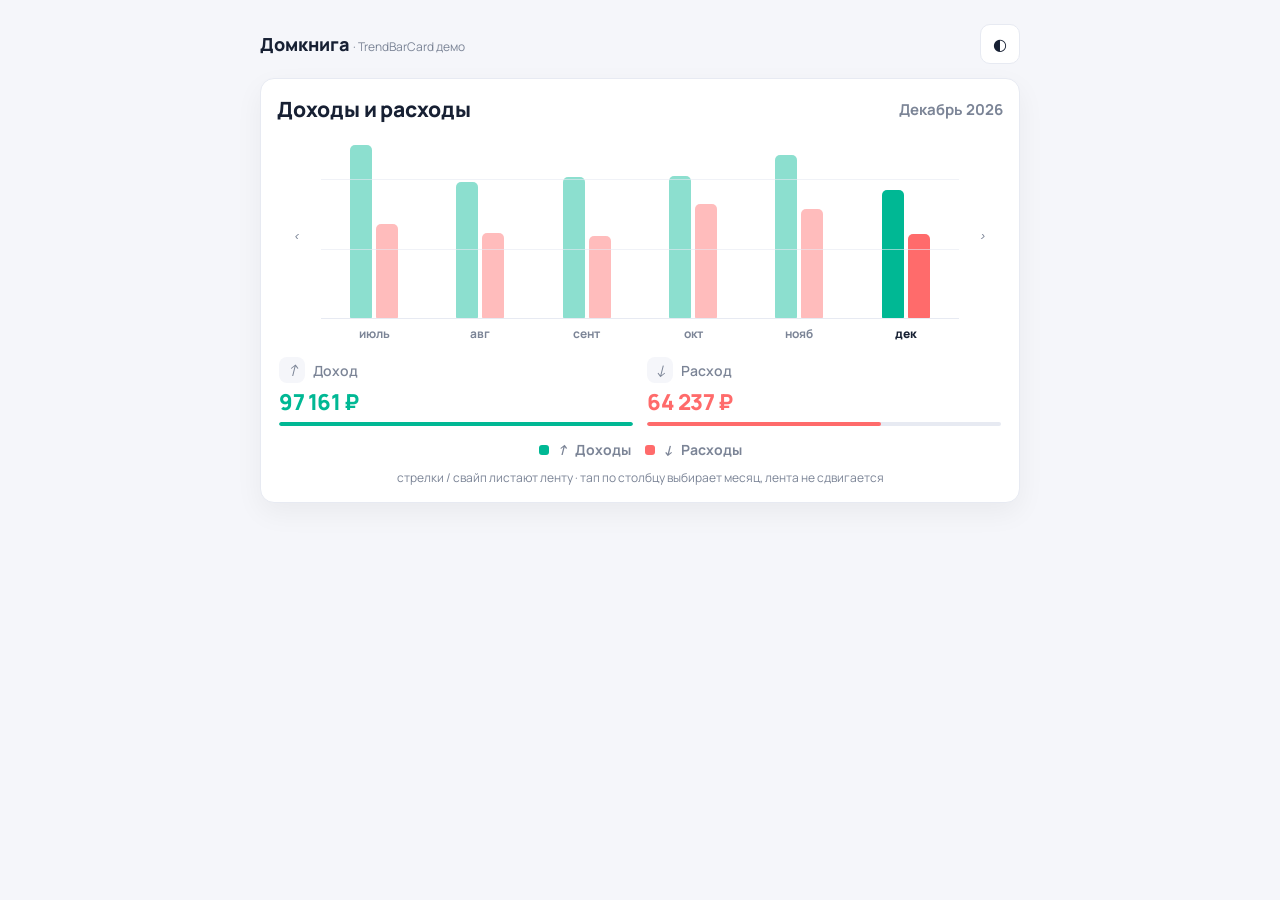
<file: дашборды/Дашборд_D2_карточка_доходы и расходы по месяцам.html>
<!doctype html>
<html lang="ru">
<head>
<meta charset="utf-8" />
<meta name="viewport" content="width=device-width, initial-scale=1, viewport-fit=cover" />
<title>Домкнига — TrendBarCard (доходы и расходы по месяцам)</title>
<link rel="preconnect" href="https://fonts.googleapis.com">
<link rel="preconnect" href="https://fonts.gstatic.com" crossorigin>
<link href="https://fonts.googleapis.com/css2?family=Manrope:wght@400;500;600;700;800&display=swap" rel="stylesheet">
<style>
  :root{
    --bg:#f5f6fa; --card:#fff; --text:#172033; --muted:#7b8496; --line:#e7eaf2;
    --accent:#6c5ce7; --accent-soft:rgba(108,92,231,.12);
    --green:#00b894; --red:#ff6b6b;
    --shadow:0 10px 28px rgba(0,0,0,.05); --radius:14px;
  }
  [data-theme="dark"]{
    --bg:#0f1220; --card:#191e30; --text:#eef0ff; --muted:#8b93ad; --line:#262d45;
    --accent:#8b7cff; --accent-soft:rgba(139,124,255,.16);
    --green:#2ee6c0; --red:#ff8080;
    --shadow:0 10px 28px rgba(0,0,0,.25);
  }
  *{box-sizing:border-box;-webkit-tap-highlight-color:transparent}
  body{margin:0;background:var(--bg);color:var(--text);
    font-family:'Manrope',-apple-system,BlinkMacSystemFont,"Segoe UI",Roboto,sans-serif;
    display:grid;place-items:start center;min-height:100dvh;padding:24px 16px;transition:background .2s,color .2s}
  .stage{width:100%;max-width:760px}
  .topline{display:flex;justify-content:space-between;align-items:center;margin-bottom:14px}
  .topline b{font-size:18px;font-weight:800}
  .topline span{color:var(--muted);font-size:12px}
  .icon-btn{width:40px;height:40px;border-radius:10px;border:1px solid var(--line);
    background:var(--card);color:var(--text);font-size:16px;cursor:pointer}

  .card{background:var(--card);border:1px solid var(--line);border-radius:var(--radius);
    padding:16px;box-shadow:var(--shadow);container-type:inline-size;container-name:card;
    --fs-sm:13px;--fs-md:15px;--fs-lg:17px;--fs-xs:12px;--fs-2xs:10px;
    user-select:none;touch-action:pan-y}
  @supports (width:1cqi){
    .card{--fs-sm:clamp(11px,2.4cqi,15px);--fs-md:clamp(13px,2.8cqi,18px);
      --fs-lg:clamp(15px,3.2cqi,21px);--fs-xs:clamp(11px,2.2cqi,14px);--fs-2xs:clamp(9px,1.8cqi,12px)}
  }
  .section-head{display:flex;align-items:center;justify-content:space-between;gap:10px;margin-bottom:8px}
  .section-title{margin:0;font-size:var(--fs-lg);font-weight:800;letter-spacing:-.2px}
  .section-note{color:var(--muted);font-size:var(--fs-sm);font-weight:700;white-space:nowrap}

  /* монохромные иконки: mask + currentColor, монохромный глиф-fallback */
  .ic{display:inline-block;width:14px;height:14px;flex:0 0 auto;background-color:currentColor;
    -webkit-mask-repeat:no-repeat;mask-repeat:no-repeat;-webkit-mask-position:center;mask-position:center;
    -webkit-mask-size:contain;mask-size:contain;vertical-align:-2px}
  .ic.ic-fb{-webkit-mask-image:none!important;mask-image:none!important;background:none!important;
    display:inline-flex;align-items:center;justify-content:center;line-height:1}

  /* ряд: стрелка | лента | стрелка (стрелки видны только на десктопе) */
  .chart-row{display:grid;grid-template-columns:40px 1fr 40px;align-items:center;gap:4px}
  .nav-btn{position:relative;width:40px;height:40px;border:0;border-radius:10px;
    background:transparent;color:var(--muted);display:grid;place-items:center;cursor:pointer;
    transition:color .15s,transform .1s,opacity .15s}
  .nav-btn .ic{width:20px;height:20px}
  .nav-btn::before{content:"";position:absolute;inset:-2px}      /* зона нажатия ≥44px */
  .nav-btn:hover{color:var(--text)}
  .nav-btn:active{transform:scale(.9)}
  .nav-btn:focus-visible{outline:2px solid var(--accent);outline-offset:2px}
  .nav-btn[disabled]{opacity:.28;cursor:default;pointer-events:none}

  /* окно-обрезка + лента */
  .bars{position:relative;overflow:hidden;height:clamp(150px,30cqi,210px);padding-top:6px}
  .baseline{position:absolute;left:0;right:0;bottom:22px;height:1px;background:var(--line);z-index:1}
  .gridline{position:absolute;left:0;right:0;height:1px;background:var(--line);opacity:.6;z-index:1}
  .track{display:flex;align-items:flex-end;height:100%;will-change:transform;
    transition:transform .38s cubic-bezier(.22,.61,.36,1)}

  .grp{position:relative;flex:0 0 calc(100%/6);height:100%;display:flex;flex-direction:column;
    justify-content:flex-end;align-items:center;cursor:pointer;border:0;background:transparent;
    padding:0 4px;font:inherit;color:inherit}
  .grp:focus-visible{outline:2px solid var(--accent);outline-offset:-2px;border-radius:10px}
  .pair{display:flex;align-items:flex-end;gap:4px;width:100%;justify-content:center;height:100%;position:relative;z-index:1}
  .bar{width:46%;max-width:22px;border-radius:5px 5px 2px 2px;transition:opacity .2s}
  .bar.in{background:var(--green)}
  .bar.ex{background:var(--red)}
  .grp:not(.sel) .bar{opacity:.45}
  .grp.sel .bar{opacity:1}
  .mlabel{position:relative;z-index:1;margin-top:6px;height:16px;font-size:var(--fs-2xs);
    color:var(--muted);font-weight:700;white-space:nowrap;transition:color .18s,font-weight .18s}
  .grp.sel .mlabel{color:var(--text);font-weight:800}

  .empty{position:absolute;inset:0;z-index:2;display:grid;place-items:center;background:var(--card);
    color:var(--muted);font-size:var(--fs-sm);font-weight:700}

  /* ---- плашки сводки: Доход / Расход, иконки чёрно-белые ---- */
  .summary{margin-top:14px;display:grid;gap:10px}
  .pair-row{display:grid;grid-template-columns:1fr 1fr;gap:10px}
  .metric{display:flex;flex-direction:column;gap:8px;padding:2px}
  .metric-top{display:flex;align-items:center;gap:8px}
  .m-ic{width:26px;height:26px;border-radius:8px;display:grid;place-items:center;flex:0 0 auto;
    background:var(--bg);color:var(--muted)}                 /* нейтральный квадрат + ч/б иконка */
  .m-ic .ic{width:15px;height:15px}
  .m-k{font-size:var(--fs-xs);font-weight:600;color:var(--muted)}
  .m-v{font-size:clamp(17px,5.4cqi,22px);font-weight:800;letter-spacing:-.5px;line-height:1.05;
    white-space:nowrap;overflow:hidden;text-overflow:ellipsis}
  .m-bar{height:4px;border-radius:999px;background:var(--line);overflow:hidden}
  .m-bar i{display:block;height:100%;border-radius:999px;transition:width .42s cubic-bezier(.22,.61,.36,1)}

  .t-green{--tone:var(--green)}
  .t-red{--tone:var(--red)}
  .metric .m-v{color:var(--tone)}
  .metric .m-bar i{background:var(--tone)}

  .legend{display:flex;gap:14px;justify-content:center;color:var(--muted);
    font-size:var(--fs-xs);font-weight:700;margin-top:12px}
  .legend span{display:inline-flex;align-items:center;gap:6px}
  .legend .swatch{width:10px;height:10px;border-radius:3px}
  .hint{margin-top:10px;color:var(--muted);font-size:var(--fs-2xs);text-align:center}

  @media (max-width:560px){
    .chart-row{grid-template-columns:1fr;gap:0}   /* стрелки не занимают место */
    .nav-btn{display:none}                        /* на мобиле листаем свайпом */
    .grp{padding:0 3px}
    .bar{max-width:16px}
    .pair-row{gap:8px}
  }
  @media (prefers-reduced-motion:reduce){.track,.bar,.mlabel,.m-bar i{transition:none}}
</style>
</head>
<body>
  <div class="stage">
    <div class="topline">
      <div><b>Домкнига</b> <span>· TrendBarCard демо</span></div>
      <button class="icon-btn" id="themeBtn" title="Тема">◐</button>
    </div>

    <section class="card" id="card">
      <div class="section-head">
        <h2 class="section-title">Доходы и расходы</h2>
        <div class="section-note" id="selMonth"></div>
      </div>

      <div class="chart-row">
        <button class="nav-btn" id="prevBtn" aria-label="Предыдущий месяц"><i class="ic" id="icPrev"></i></button>
        <div class="bars" id="bars">
          <div class="baseline"></div>
          <div class="gridline" style="bottom:calc(22px + 33%)"></div>
          <div class="gridline" style="bottom:calc(22px + 66%)"></div>
          <div class="track" id="track"><!-- все месяцы создаются в JS один раз --></div>
        </div>
        <button class="nav-btn" id="nextBtn" aria-label="Следующий месяц"><i class="ic" id="icNext"></i></button>
      </div>

      <div class="summary" id="summary"></div>

      <div class="legend">
        <span><i class="swatch" style="background:var(--green)"></i><i class="ic" id="icIn"></i> Доходы</span>
        <span><i class="swatch" style="background:var(--red)"></i><i class="ic" id="icEx"></i> Расходы</span>
      </div>

      <div class="hint">стрелки / свайп листают ленту · тап по столбцу выбирает месяц, лента не сдвигается</div>
    </section>
  </div>

<script>
  const $ = s => document.querySelector(s);
  const fmt = n => new Intl.NumberFormat('ru-RU',{maximumFractionDigits:0}).format(n);

  // ---- иконки (Iconify, СЛЭШ в URL, монохромный глиф-fallback) ----
  const icUrl = name => { const [p,...r]=name.split(':'); return `https://api.iconify.design/${p}/${r.join(':')}.svg`; };
  function setIcon(el, iconName, glyph){
    if(!el) return;
    const url = icUrl(iconName);
    el.style.webkitMaskImage = `url("${url}")`; el.style.maskImage = `url("${url}")`;
    const probe = new Image();
    probe.onerror = () => { el.style.webkitMaskImage='none'; el.style.maskImage='none';
      el.style.backgroundColor=''; el.textContent = glyph||'•'; el.classList.add('ic-fb'); };
    probe.src = url;
  }
  setIcon($('#icIn'),'lucide:trending-up','↑');
  setIcon($('#icEx'),'lucide:trending-down','↓');
  setIcon($('#icPrev'),'lucide:chevron-left','‹');
  setIcon($('#icNext'),'lucide:chevron-right','›');

  // ---- месячный календарь ----
  const pad = n => String(n).padStart(2,'0');
  const ym  = d => `${d.getFullYear()}-${pad(d.getMonth()+1)}`;
  const now = new Date();
  const currentKey = ym(now);
  const MONTHS = [];
  { const d = new Date(now.getFullYear(), now.getMonth()-23, 1);
    for(let i=0;i<26;i++){ MONTHS.push(ym(d)); d.setMonth(d.getMonth()+1); } }
  const LEN = MONTHS.length;
  const MAX_WIN = Math.max(0, LEN-6);

  // ---- данные по месяцу; будущее = пусто ----
  function hash(str){ let h=2166136261; for(let i=0;i<str.length;i++){h^=str.charCodeAt(i);h=Math.imul(h,16777619);} return h>>>0; }
  const rnd = (k,s)=>(hash(`${k}:${s}`)%10000)/10000;
  const statsCache = {};
  function getStats(key){
    if(statsCache[key]) return statsCache[key];
    if(key > currentKey) return statsCache[key] = { income:0, expense:0, future:true };
    const income  = Math.round(92000 + rnd(key,'income')*46000);
    const expense = Math.round(54000 + rnd(key,'expense')*34000);
    return statsCache[key] = { income, expense, future:false };
  }
  function monthName(key){ const [y,m]=key.split('-').map(Number);
    const mn = new Date(y,m-1,1).toLocaleDateString('ru-RU',{month:'long'});
    return `${mn.charAt(0).toUpperCase()+mn.slice(1)} ${y}`; }   // без «г.»
  function shortMonth(key){ const [y,m]=key.split('-').map(Number);
    return new Date(y,m-1,1).toLocaleDateString('ru-RU',{month:'short'}).replace('.',''); }

  // ---- глобальный масштаб высот (стабильный при любом окне) ----
  const ALL = MONTHS.map(getStats);
  const GMAX = Math.max(1, ...ALL.flatMap(v => [v.income, v.expense]));

  // ---- состояние: лента (winStart) + курсор (selIdx); инвариант selIdx в окне ----
  let selIdx = Math.max(0, MONTHS.indexOf(currentKey));
  let winStart = Math.min(MAX_WIN, Math.max(0, selIdx-5));
  const state = { lastSwipeAt:0, colW:0 };

  // ---- строим ленту из ВСЕХ месяцев ОДИН РАЗ; высоты фиксируем ----
  const groups = [];
  (function buildTrack(){
    const track = $('#track');
    MONTHS.forEach((key,i)=>{
      const v = ALL[i];
      const g = document.createElement('button');
      g.className='grp'; g.type='button'; g.dataset.idx=i;
      g.innerHTML = `<span class="pair">
          <span class="bar in" style="height:${(v.income/GMAX)*100}%"></span>
          <span class="bar ex" style="height:${(v.expense/GMAX)*100}%"></span>
        </span>
        <span class="mlabel">${shortMonth(key)}</span>`;
      g.addEventListener('click', ()=>{ if(Date.now()-state.lastSwipeAt>320) selectMonth(i); });
      g.addEventListener('keydown', e=>{ if(e.key==='Enter'||e.key===' '){ e.preventDefault(); selectMonth(i);} });
      track.appendChild(g); groups.push(g);
    });
  })();

  function applyTransform(animate){
    const bars = $('#bars');
    state.colW = bars.clientWidth / 6;
    const track = $('#track');
    if(!animate) track.style.transition = 'none';
    track.style.transform = `translateX(${ -winStart * state.colW }px)`;
    if(!animate) requestAnimationFrame(()=>{ track.style.transition=''; });
  }

  function render(animate){
    groups.forEach((g,i)=> g.classList.toggle('sel', i===selIdx));
    applyTransform(animate);

    $('#prevBtn').disabled = winStart <= 0;
    $('#nextBtn').disabled = winStart >= MAX_WIN;

    const allEmpty = ALL.every(v => v.income===0 && v.expense===0);
    let empty = $('#bars .empty');
    if(allEmpty){
      if(!empty){ empty=document.createElement('div'); empty.className='empty';
        empty.textContent='Нет данных'; $('#bars').appendChild(empty); }
    } else if(empty){ empty.remove(); }

    renderSummary(MONTHS[selIdx]);
  }

  function renderSummary(key){
    const s = getStats(key);
    $('#selMonth').textContent = monthName(key);

    const pairMax = Math.max(1, s.income, s.expense);
    const metric = (tone, icName, glyph, k, val, share) => `
      <div class="metric ${tone}">
        <div class="metric-top">
          <span class="m-ic"><i class="ic" data-ic="${icName}" data-glyph="${glyph}"></i></span>
          <span class="m-k">${k}</span>
        </div>
        <div class="m-v">${val}</div>
        <div class="m-bar"><i style="width:${share}%"></i></div>
      </div>`;

    $('#summary').innerHTML = `
      <div class="pair-row">
        ${metric('t-green','lucide:arrow-up-right','↑','Доход',  s.future?'—':fmt(s.income)+' ₽',  s.future?0:(s.income/pairMax*100))}
        ${metric('t-red',  'lucide:arrow-down-right','↓','Расход', s.future?'—':fmt(s.expense)+' ₽', s.future?0:(s.expense/pairMax*100))}
      </div>`;

    $('#summary').querySelectorAll('.ic[data-ic]').forEach(el => setIcon(el, el.dataset.ic, el.dataset.glyph));
  }

  // ---- тап по столбцу: только курсор, ленту не трогаем ----
  function selectMonth(i){
    if(i===selIdx) return;
    selIdx = i; haptic('light'); render(true);
  }

  // ---- листание ленты: окно и курсор едут вместе (позиция курсора в окне сохраняется) ----
  function changeMonth(delta){
    const newWin = Math.max(0, Math.min(MAX_WIN, winStart + delta));
    const realDelta = newWin - winStart;
    if(realDelta === 0) return;          // уперлись в край
    winStart = newWin;
    selIdx  += realDelta;                // курсор следует за лентой
    haptic('light'); render(true);
  }

  // ---- свайп по карточке (единственный способ листания на мобиле) ----
  (function attachSwipe(){
    const el = $('#card'); let sx=0, sy=0, track=false;
    el.addEventListener('pointerdown', e=>{ if(e.pointerType==='mouse'&&e.button!==0)return; sx=e.clientX; sy=e.clientY; track=true; });
    el.addEventListener('pointerup', e=>{ if(!track)return; track=false;
      const dx=e.clientX-sx, dy=e.clientY-sy;
      if(Math.abs(dx)>48 && Math.abs(dx)>Math.abs(dy)*1.15){ state.lastSwipeAt=Date.now(); dx<0?changeMonth(-1):changeMonth(1); } });
    el.addEventListener('pointercancel', ()=>{ track=false; });
  })();

  $('#prevBtn').addEventListener('click', ()=>changeMonth(-1));
  $('#nextBtn').addEventListener('click', ()=>changeMonth(1));

  // ---- ресайз: пересчёт ширины колонки без анимации ----
  if(window.ResizeObserver){
    new ResizeObserver(()=> applyTransform(false)).observe($('#bars'));
  }

  function haptic(type='light'){
    try{ const tg=window.Telegram?.WebApp; if(tg?.HapticFeedback){
      if(type==='success')tg.HapticFeedback.notificationOccurred('success');
      else tg.HapticFeedback.impactOccurred(type); return; } }catch(_){}
    if(navigator.vibrate) navigator.vibrate(10);
  }

  $('#themeBtn').addEventListener('click', ()=>{
    const r=document.documentElement; r.dataset.theme = r.dataset.theme==='dark'?'light':'dark';
  });

  (function initTG(){ const tg=window.Telegram?.WebApp; if(!tg)return;
    try{ tg.ready(); tg.expand(); if(tg.colorScheme) document.documentElement.dataset.theme=tg.colorScheme; }catch(_){} })();

  render(false);   // первый кадр без анимации прилёта
</script>
</body>
</html>
</file>
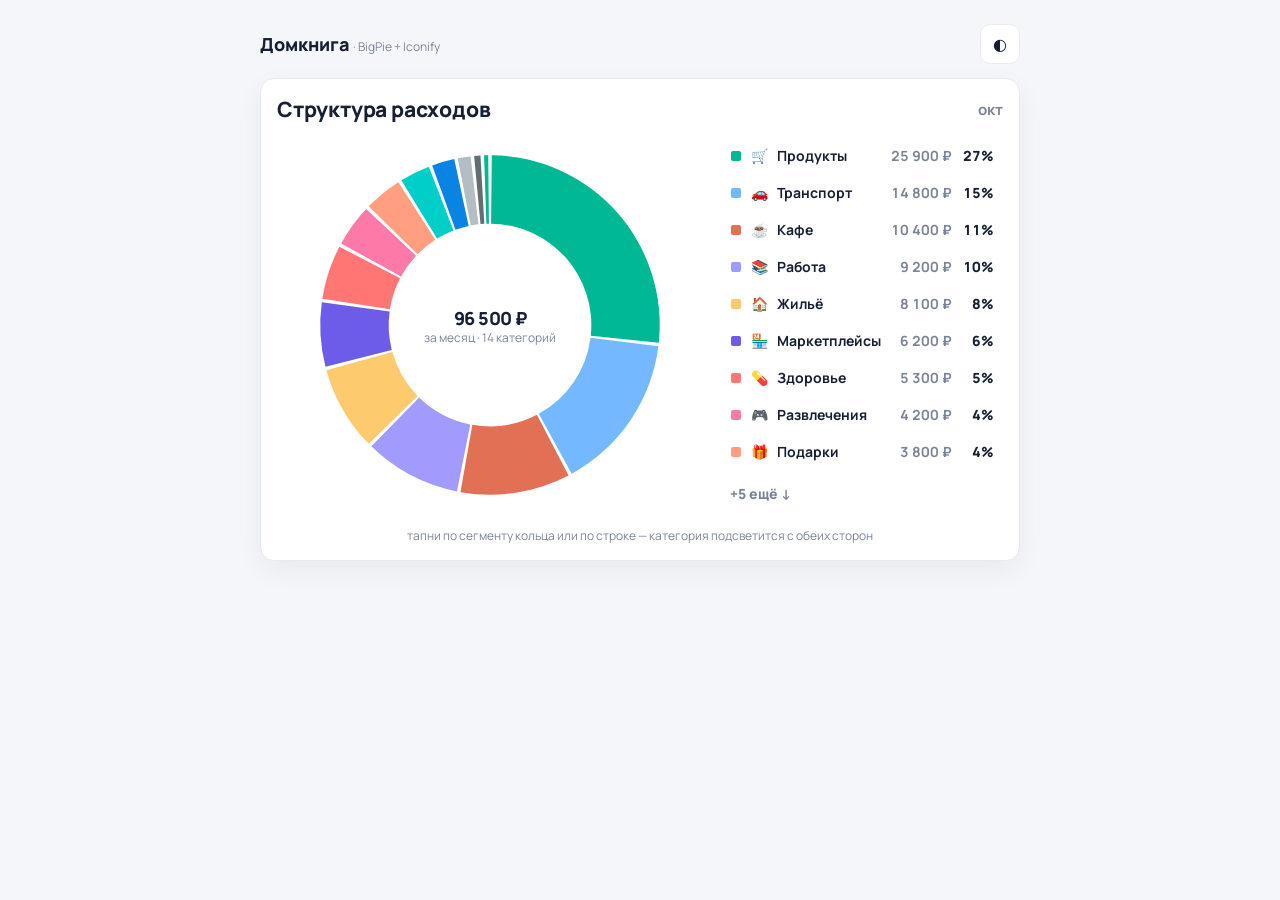
<file: дашборды/Дашборд_карточка_расходы.html>
<!doctype html>
<html lang="ru">
<head>
<meta charset="utf-8" />
<meta name="viewport" content="width=device-width, initial-scale=1, viewport-fit=cover" />
<title>Домкнига — BigPie структура расходов</title>
<link rel="preconnect" href="https://fonts.googleapis.com">
<link rel="preconnect" href="https://fonts.gstatic.com" crossorigin>
<link href="https://fonts.googleapis.com/css2?family=Manrope:wght@400;500;600;700;800&display=swap" rel="stylesheet">
<style>
  :root{
    --bg:#f5f6fa; --card:#fff; --text:#172033; --muted:#7b8496; --line:#e7eaf2;
    --accent:#6c5ce7; --accent-soft:rgba(108,92,231,.12);
    --shadow:0 10px 28px rgba(0,0,0,.05); --radius:14px;
  }
  [data-theme="dark"]{
    --bg:#0f1220; --card:#191e30; --text:#eef0ff; --muted:#8b93ad; --line:#262d45;
    --accent:#8b7cff; --accent-soft:rgba(139,124,255,.16); --shadow:0 10px 28px rgba(0,0,0,.25);
  }
  *{box-sizing:border-box;-webkit-tap-highlight-color:transparent}
  body{margin:0;background:var(--bg);color:var(--text);
    font-family:'Manrope',-apple-system,BlinkMacSystemFont,"Segoe UI",Roboto,sans-serif;
    display:grid;place-items:start center;min-height:100dvh;padding:24px 16px;transition:background .2s,color .2s}
  .stage{width:100%;max-width:760px}
  .topline{display:flex;justify-content:space-between;align-items:center;margin-bottom:14px}
  .topline b{font-size:18px;font-weight:800}
  .topline span{color:var(--muted);font-size:12px}
  .icon-btn{width:40px;height:40px;border-radius:10px;border:1px solid var(--line);
    background:var(--card);color:var(--text);font-size:16px;cursor:pointer}

  .card{background:var(--card);border:1px solid var(--line);border-radius:var(--radius);
    padding:16px;box-shadow:var(--shadow);container-type:inline-size;container-name:card;
    --fs-sm:13px;--fs-md:15px;--fs-lg:17px;--fs-xs:12px;--fs-2xs:10px}
  @supports (width:1cqi){
    .card{--fs-sm:clamp(11px,2.4cqi,15px);--fs-md:clamp(13px,2.8cqi,18px);
      --fs-lg:clamp(15px,3.2cqi,21px);--fs-xs:clamp(11px,2.2cqi,14px);--fs-2xs:clamp(9px,1.8cqi,12px)}
  }
  .section-head{display:flex;align-items:center;justify-content:space-between;gap:10px;margin-bottom:12px}
  .section-title{margin:0;font-size:var(--fs-lg);font-weight:800;letter-spacing:-.2px}
  .section-note{color:var(--muted);font-size:var(--fs-sm);font-weight:700}

  /* монохромные иконки: цвет = currentColor (тема), форма = mask-image из Iconify */
  .ic{display:inline-block;width:16px;height:16px;flex:0 0 auto;background-color:currentColor;
    -webkit-mask-repeat:no-repeat;mask-repeat:no-repeat;-webkit-mask-position:center;mask-position:center;
    -webkit-mask-size:contain;mask-size:contain}
  .ic-lg{width:clamp(24px,9cqi,40px);height:clamp(24px,9cqi,40px)}
  /* fallback, если API недоступен: снимаем маску и показываем эмодзи */
  .ic.ic-fb{-webkit-mask-image:none!important;mask-image:none!important;background:none!important;
    display:inline-flex;align-items:center;justify-content:center;line-height:1}

  .pie-body{display:grid;grid-template-columns:1.5fr 1fr;column-gap:16px;align-items:stretch;min-height:280px}
  @supports (width:1cqi){.pie-body{min-height:clamp(260px,40cqi,360px)}}

  .pie-zone{position:relative;min-width:0;display:flex;align-items:center;justify-content:center}
  .pie-svg{display:block;margin:0 auto;width:100%;max-width:380px;aspect-ratio:1/1;height:auto;overflow:visible}
  .seg{cursor:pointer;transform-box:view-box;transform-origin:50% 50%;
    transition:transform .26s cubic-bezier(.2,.8,.2,1),opacity .22s,filter .22s}
  .seg.dim{opacity:.4}
  .seg.sel{transform:scale(1.06);filter:drop-shadow(0 4px 10px rgba(0,0,0,.22))}
  .hole{cursor:pointer}

  .pie-center{position:absolute;inset:0;display:grid;place-items:center;text-align:center;
    pointer-events:none;padding:13%;transition:opacity .14s ease;line-height:1.15}
  .pie-center.fade{opacity:0}
  .pc-name{color:var(--muted);font-size:var(--fs-2xs);font-weight:800;margin-top:4px;
    max-width:100%;overflow:hidden;text-overflow:ellipsis;white-space:nowrap}
  .pc-sum{display:block;font-size:var(--fs-md);font-weight:800;letter-spacing:-.5px;white-space:nowrap;margin-top:3px}
  .pc-sub{display:block;color:var(--muted);font-size:var(--fs-2xs);margin-top:2px}

  .cat-list{min-width:0;display:flex;flex-direction:column;justify-content:center;gap:4px}
  .cat-row{display:grid;grid-template-columns:12px 18px 1fr auto auto;align-items:center;gap:8px;
    width:100%;text-align:left;border:0;border-left:3px solid transparent;background:transparent;
    color:var(--text);border-radius:8px;padding:7px 9px;cursor:pointer;font:inherit;
    font-size:var(--fs-xs);transition:background .15s,border-color .15s,transform .1s}
  .cat-row:active{transform:scale(.99)}
  .cat-row .dot{width:10px;height:10px;border-radius:2px}
  .cat-row .nm{min-width:0;overflow:hidden;text-overflow:ellipsis;white-space:nowrap;font-weight:700}
  .cat-row .amt{color:var(--muted);font-weight:700;font-variant-numeric:tabular-nums;white-space:nowrap}
  .cat-row .pc{font-weight:800;font-variant-numeric:tabular-nums;min-width:34px;text-align:right}
  .cat-row.on{background:var(--accent-soft);font-weight:800}
  .cat-row.more{border-left-color:transparent;color:var(--muted);font-weight:800;
    grid-template-columns:1fr;justify-content:center;padding:8px}
  .cat-row.more:hover{background:var(--bg)}

  .tail{display:grid;grid-template-rows:0fr;transition:grid-template-rows .34s cubic-bezier(.22,.61,.36,1)}
  .tail[data-open="1"]{grid-template-rows:1fr}
  .tail-inner{overflow:hidden;min-height:0;display:flex;flex-direction:column;gap:4px}

  .hint{margin-top:12px;color:var(--muted);font-size:var(--fs-2xs);text-align:center}

  @media (max-width:560px){
    .pie-body{grid-template-columns:1fr;row-gap:14px;min-height:0}
    .pie-svg{max-width:340px}
    .cat-list{justify-content:flex-start}
  }
  @media (prefers-reduced-motion:reduce){.seg,.tail,.pie-center,.cat-row{transition:none}}
</style>
</head>
<body>
  <div class="stage">
    <div class="topline">
      <div><b>Домкнига</b> <span>· BigPie + Iconify</span></div>
      <button class="icon-btn" id="themeBtn" title="Тема">◐</button>
    </div>

    <section class="card">
      <div class="section-head">
        <h2 class="section-title">Структура расходов</h2>
        <div class="section-note">окт</div>
      </div>

      <div class="pie-body">
        <div class="pie-zone">
          <svg class="pie-svg" id="svg" viewBox="0 0 300 300" aria-label="Диаграмма расходов по категориям"></svg>
          <div class="pie-center" id="center"></div>
        </div>
        <div class="cat-list" id="list"></div>
      </div>

      <div class="hint">тапни по сегменту кольца или по строке — категория подсветится с обеих сторон</div>
    </section>
  </div>

<script>
  const $ = s => document.querySelector(s);
  const NS = 'http://www.w3.org/2000/svg';
  const fmt = n => new Intl.NumberFormat('ru-RU',{maximumFractionDigits:0}).format(n);

  // ВАЖНО: SVG-эндпоинт Iconify = {prefix}/{name}.svg (слэш, НЕ двоеточие)
  const icUrl = name => {
    const [prefix, ...rest] = name.split(':');
    return `https://api.iconify.design/${prefix}/${rest.join(':')}.svg`;
  };

  // icon = Lucide через Iconify; emoji = fallback при недоступности API
  const DATA = [
    {id:'food',      name:'Продукты',     icon:'lucide:shopping-cart', emoji:'🛒', color:'#00b894', value:25900},
    {id:'market',    name:'Маркетплейсы', icon:'lucide:store',         emoji:'🏪', color:'#6c5ce7', value:6200},
    {id:'transport', name:'Транспорт',    icon:'lucide:car',           emoji:'🚗', color:'#74b9ff', value:14800},
    {id:'cafe',      name:'Кафе',         icon:'lucide:coffee',        emoji:'☕', color:'#e17055', value:10400},
    {id:'work',      name:'Работа',       icon:'lucide:book-open',     emoji:'📚', color:'#a29bfe', value:9200},
    {id:'housing',   name:'Жильё',        icon:'lucide:home',          emoji:'🏠', color:'#fdcb6e', value:8100},
    {id:'health',    name:'Здоровье',     icon:'lucide:pill',          emoji:'💊', color:'#ff7675', value:5300},
    {id:'fun',       name:'Развлечения',  icon:'lucide:gamepad-2',     emoji:'🎮', color:'#fd79a8', value:4200},
    {id:'gifts',     name:'Подарки',      icon:'lucide:gift',          emoji:'🎁', color:'#ff9f7f', value:3800},
    {id:'cloth',     name:'Одежда',       icon:'lucide:shirt',         emoji:'👕', color:'#00cec9', value:3100},
    {id:'subs',      name:'Подписки',     icon:'lucide:refresh-cw',    emoji:'🔄', color:'#0984e3', value:2400},
    {id:'comms',     name:'Связь',        icon:'lucide:smartphone',    emoji:'📱', color:'#636e72', value:900},
    {id:'internet',  name:'Интернет',     icon:'lucide:wifi',          emoji:'🌐', color:'#00b894', value:700},
    {id:'other',     name:'Прочее',       icon:'lucide:ellipsis',      emoji:'📦', color:'#b2bec3', value:1500},
  ].sort((a,b)=>b.value-a.value);

  const TOTAL = DATA.reduce((s,x)=>s+x.value,0);
  const CX=150, CY=150, R=134, RI=80, GAP=1.2;
  const SHOW_LIMIT = window.matchMedia('(max-width:560px)').matches ? 6 : 9;

  let acc=0;
  const SEG = DATA.map(d=>{
    const sweep=(d.value/TOTAL)*360;
    const start=acc, end=acc+sweep; acc=end;
    return {...d, start, end, percent:(d.value/TOTAL)*100};
  });
  const byId = Object.fromEntries(SEG.map(s=>[s.id,s]));
  const HEAD = SEG.slice(0, SHOW_LIMIT);
  const TAIL = SEG.slice(SHOW_LIMIT);   // из SEG => percent есть, NaN нет
  const REST = TAIL.length;

  const rad = g => (g-90)*Math.PI/180;
  const pt = (ang,r)=>[CX+r*Math.cos(rad(ang)), CY+r*Math.sin(rad(ang))];
  function arcPath(a0,a1,rOut,rIn){
    a0+=GAP/2; a1-=GAP/2; if(a1<=a0) a1=a0+0.01;
    const [x0,y0]=pt(a0,rOut),[x1,y1]=pt(a1,rOut),[x2,y2]=pt(a1,rIn),[x3,y3]=pt(a0,rIn);
    const large=(a1-a0)>180?1:0;
    return `M${x0} ${y0}A${rOut} ${rOut} 0 ${large} 1 ${x1} ${y1}L${x2} ${y2}A${rIn} ${rIn} 0 ${large} 0 ${x3} ${y3}Z`;
  }

  const state = { active:null, userExpanded:false };

  // ставим маску напрямую в inline-style + проба на случай ошибки сети
  function setIcon(el, iconName, emoji, color){
    const url = icUrl(iconName);
    el.dataset.emoji = emoji;
    if(color) el.style.backgroundColor = color;
    el.style.webkitMaskImage = `url("${url}")`;
    el.style.maskImage = `url("${url}")`;
    const probe = new Image();
    probe.onerror = () => {
      el.style.webkitMaskImage = 'none';
      el.style.maskImage = 'none';
      el.style.backgroundColor = '';   // вернём currentColor из класса
      el.textContent = emoji || '•';
      el.classList.add('ic-fb');
    };
    probe.src = url;
  }

  /* кольцо строим один раз */
  const segEls = {};
  function buildRing(){
    const svg=$('#svg'); svg.innerHTML='';
    SEG.forEach(s=>{
      const p=document.createElementNS(NS,'path');
      p.setAttribute('d',arcPath(s.start,s.end,R,RI));
      p.setAttribute('fill',s.color);
      p.setAttribute('class','seg'); p.dataset.id=s.id;
      svg.appendChild(p); segEls[s.id]=p;
    });
    const hole=document.createElementNS(NS,'circle');
    hole.setAttribute('cx',CX);hole.setAttribute('cy',CY);hole.setAttribute('r',RI-2);
    hole.setAttribute('fill','transparent');hole.setAttribute('class','hole');
    svg.appendChild(hole);
  }
  function updateRing(){
    SEG.forEach(s=>{
      segEls[s.id].classList.toggle('sel', state.active===s.id);
      segEls[s.id].classList.toggle('dim', !!state.active && state.active!==s.id);
    });
  }

  function updateCenter(){
    const c=$('#center'); c.classList.add('fade');
    setTimeout(()=>{
      if(state.active){
        const s=byId[state.active];
        c.innerHTML=`<div><span class="ic ic-lg" id="centerIc"></span>
          <div class="pc-name">${s.name}</div>
          <span class="pc-sum">${fmt(s.value)} ₽</span>
          <span class="pc-sub">${Math.round(s.percent)}% от расходов</span></div>`;
        setIcon($('#centerIc'), s.icon, s.emoji, s.color);
      }else{
        c.innerHTML=`<div><span class="pc-sum">${fmt(TOTAL)} ₽</span>
          <span class="pc-sub">за месяц · ${SEG.length} категорий</span></div>`;
      }
      c.classList.remove('fade');
    },120);
  }

  const rowEls = {};
  function makeRow(s){
    const b=document.createElement('button');
    b.className='cat-row'; b.dataset.id=s.id;
    b.innerHTML=`<i class="dot" style="background:${s.color}"></i>
      <span class="ic"></span>
      <span class="nm">${s.name}</span>
      <span class="amt">${fmt(s.value)} ₽</span>
      <span class="pc">${Math.round(s.percent)}%</span>`;
    setIcon(b.querySelector('.ic'), s.icon, s.emoji);   // без цвета => currentColor (тема)
    rowEls[s.id]=b; return b;
  }
  function buildList(){
    const list=$('#list'); list.innerHTML='';
    HEAD.forEach(s=>list.appendChild(makeRow(s)));
    const tail=document.createElement('div'); tail.className='tail'; tail.dataset.open='0';
    const inner=document.createElement('div'); inner.className='tail-inner';
    TAIL.forEach(s=>inner.appendChild(makeRow(s)));
    tail.appendChild(inner); list.appendChild(tail);
    if(REST>0){
      const more=document.createElement('button'); more.className='cat-row more'; more.dataset.more='1';
      more.textContent=`+${REST} ещё ↓`; list.appendChild(more);
    }
  }
  function updateList(){
    const tail=$('#list .tail'); if(tail) tail.dataset.open = state.userExpanded ? '1':'0';
    const more=$('#list .cat-row.more');
    if(more){ more.textContent = state.userExpanded ? 'свернуть ↑' : `+${REST} ещё ↓`;
              more.dataset.more = state.userExpanded ? '0':'1'; }
    SEG.forEach(s=>{
      const on = state.active===s.id;
      rowEls[s.id].classList.toggle('on', on);
      rowEls[s.id].style.borderLeftColor = on ? s.color : 'transparent';
    });
  }

  function select(id){
    state.active = (state.active===id) ? null : id;
    if(state.active && SEG.findIndex(s=>s.id===state.active) >= SHOW_LIMIT)
      state.userExpanded = true;
    updateRing(); updateCenter(); updateList();
    if(state.active){
      const row=rowEls[state.active];
      if(row) setTimeout(()=>row.scrollIntoView({block:'nearest'}), 360);
    }
  }

  $('#svg').addEventListener('click',e=>{
    const seg=e.target.closest('.seg');
    if(seg){ select(seg.dataset.id); return; }
    if(e.target.classList.contains('hole') && state.active) select(state.active);
  });
  $('#list').addEventListener('click',e=>{
    const more=e.target.closest('[data-more]');
    if(more){ state.userExpanded = more.dataset.more==='1'; updateList(); return; }
    const row=e.target.closest('.cat-row[data-id]');
    if(row) select(row.dataset.id);
  });
  $('#themeBtn').addEventListener('click',()=>{
    const r=document.documentElement; r.dataset.theme = r.dataset.theme==='dark'?'light':'dark';
  });

  buildRing(); buildList(); updateRing(); updateCenter(); updateList();
</script>
</body>
</html>
</file>
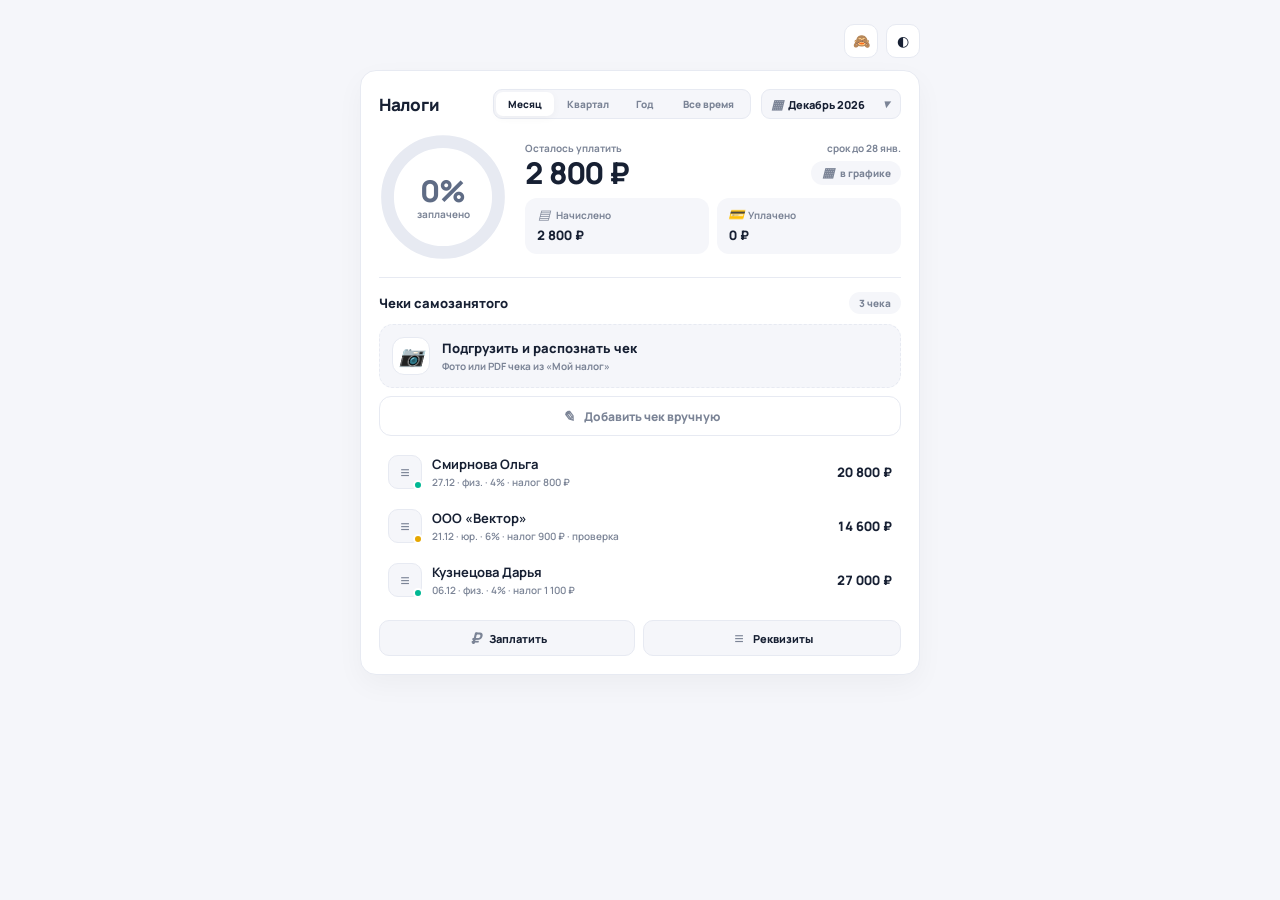
<file: Налоги/налоги.html>
<!doctype html>
<html lang="ru">
<head>
  <meta charset="utf-8" />
  <meta name="viewport" content="width=device-width, initial-scale=1, viewport-fit=cover" />
  <title>Домкнига — Налоги</title>

  <link rel="preconnect" href="https://fonts.googleapis.com">
  <link rel="preconnect" href="https://fonts.gstatic.com" crossorigin>
  <link href="https://fonts.googleapis.com/css2?family=Manrope:wght@400;500;600;700;800&display=swap" rel="stylesheet">

  <style>
    :root {
      --bg: #f5f6fa;
      --card: #fff;
      --text: #172033;
      --muted: #7b8496;
      --line: #e7eaf2;

      --accent: #5f6c85;
      --accent-soft: rgba(95, 108, 133, .10);

      --green: #00b894;
      --amber: #e6a700;
      --amber-text: #8a5a00;
      --red: #ff6b6b;

      --green-bg: rgba(0, 184, 148, .10);
      --amber-bg: rgba(230, 167, 0, .12);
      --red-bg: rgba(255, 107, 107, .10);

      --shadow: 0 10px 28px rgba(0, 0, 0, .04);
      --radius: 16px;

      color-scheme: light;
    }

    [data-theme="dark"] {
      --bg: #0f1220;
      --card: #191e30;
      --text: #eef0ff;
      --muted: #8b93ad;
      --line: #262d45;

      --accent: #8b9bb4;
      --accent-soft: rgba(139, 155, 180, .12);

      --green: #2ee6c0;
      --amber: #ffd93d;
      --amber-text: #ffd93d;
      --red: #ff8080;

      --green-bg: rgba(46, 230, 192, .12);
      --amber-bg: rgba(255, 217, 61, .12);
      --red-bg: rgba(255, 128, 128, .12);

      --shadow: 0 10px 28px rgba(0, 0, 0, .20);

      color-scheme: dark;
    }

    * {
      box-sizing: border-box;
      -webkit-tap-highlight-color: transparent;
    }

    [hidden] {
      display: none !important;
    }

    body {
      margin: 0;
      background: var(--bg);
      color: var(--text);
      font-family: 'Manrope', -apple-system, BlinkMacSystemFont, "Segoe UI", Roboto, sans-serif;
      display: grid;
      place-items: start center;
      min-height: 100dvh;
      padding:
        max(24px, env(safe-area-inset-top))
        max(16px, env(safe-area-inset-right))
        max(24px, env(safe-area-inset-bottom))
        max(16px, env(safe-area-inset-left));
      transition: background .2s, color .2s;
    }

    :focus-visible {
      outline: 2px solid var(--accent);
      outline-offset: 2px;
    }

    button:focus:not(:focus-visible) {
      outline: none;
    }

    .stage {
      width: 100%;
      max-width: 560px;
    }

    .topline {
      display: flex;
      justify-content: flex-end;
      align-items: center;
      margin-bottom: 12px;
      gap: 8px;
    }

    .icon-btn {
      width: 34px;
      height: 34px;
      border-radius: 10px;
      border: 1px solid var(--line);
      background: var(--card);
      color: var(--text);
      font-size: 14px;
      cursor: pointer;
      display: grid;
      place-items: center;
      transition: background .15s, transform .1s;
    }

    .icon-btn:active {
      transform: scale(.96);
    }

    .card {
      background: var(--card);
      border: 1px solid var(--line);
      border-radius: var(--radius);
      padding: 18px;
      box-shadow: var(--shadow);
      container-type: inline-size;
      container-name: card;

      --fs-2xs: 10px;
      --fs-xs: 12px;
      --fs-sm: 13px;
      --fs-md: 15px;
      --fs-lg: 17px;
    }

    .section-head {
      --period-btn-w: 140px;

      display: grid;
      grid-template-columns: minmax(0, 1fr) auto var(--period-btn-w);
      grid-template-areas: "title seg picker";
      align-items: center;
      gap: 10px;
      margin-bottom: 14px;
    }

    .section-title {
      grid-area: title;
      margin: 0;
      font-size: var(--fs-lg);
      font-weight: 800;
      letter-spacing: -.3px;
      white-space: nowrap;
      min-width: 0;
      overflow: hidden;
      text-overflow: ellipsis;
    }

    .segmented {
      grid-area: seg;
      display: flex;
      width: max-content;
      height: 30px;
      background: var(--bg);
      border: 1px solid var(--line);
      border-radius: 9px;
      padding: 2px;
      gap: 2px;
      flex: 0 0 auto;
      justify-self: start;

      --seg-month-w: 58px;
      --seg-quarter-w: 64px;
      --seg-year-w: 44px;
      --seg-all-w: 80px;
    }

    .segmented button {
      flex: 0 0 var(--w);
      width: var(--w);
      height: 100%;
      justify-content: center;
      border: 0;
      background: transparent;
      color: var(--muted);
      padding: 0 4px;
      border-radius: 7px;
      font: inherit;
      font-size: 10px;
      font-weight: 800;
      line-height: 1;
      cursor: pointer;
      white-space: nowrap;
      display: inline-flex;
      align-items: center;
      overflow: hidden;
      text-overflow: ellipsis;
      transition: background .18s, color .18s, box-shadow .18s;
    }

    .segmented button[data-period="month"] {
      --w: var(--seg-month-w);
    }

    .segmented button[data-period="quarter"] {
      --w: var(--seg-quarter-w);
    }

    .segmented button[data-period="year"] {
      --w: var(--seg-year-w);
    }

    .segmented button[data-period="all"] {
      --w: var(--seg-all-w);
    }

    .segmented button.on {
      background: var(--card);
      color: var(--text);
      box-shadow: 0 2px 8px rgba(0, 0, 0, .04);
    }

    .seg-short {
      display: none;
    }

    @media (max-width: 640px) {
      .section-head {
        --period-btn-w: 136px;
        grid-template-columns: minmax(0, 1fr) var(--period-btn-w);
        grid-template-areas:
          "title picker"
          "seg seg";
        row-gap: 8px;
      }

      .segmented {
        --seg-month-w: 56px;
        --seg-quarter-w: 62px;
        --seg-year-w: 42px;
        --seg-all-w: 76px;
      }
    }

    @media (max-width: 430px) {
      .seg-full {
        display: none;
      }

      .seg-short {
        display: inline;
      }

      .section-head {
        --period-btn-w: 132px;
      }

      .segmented {
        --seg-month-w: 52px;
        --seg-quarter-w: 60px;
        --seg-year-w: 40px;
        --seg-all-w: 56px;
      }
    }

    .hero {
      display: flex;
      flex-direction: column;
      align-items: center;
      gap: 14px;
    }

    .ring-wrap {
      position: relative;
      width: 140px;
      height: 140px;
      flex: 0 0 auto;
    }

    .ring {
      width: 100%;
      height: 100%;
      display: block;
      transform: rotate(-90deg);
    }

    .ring-track {
      fill: none;
      stroke: var(--line);
      stroke-width: 12;
    }

    .ring-fill {
      fill: none;
      stroke: var(--tone, var(--accent));
      stroke-width: 12;
      stroke-linecap: round;
      transition: stroke-dashoffset .6s cubic-bezier(.22, .61, .36, 1), stroke .3s;
    }

    .ring-center {
      position: absolute;
      inset: 0;
      display: flex;
      flex-direction: column;
      align-items: center;
      justify-content: center;
      text-align: center;
      line-height: 1.1;
      padding: 18%;
    }

    .rc-pct {
      font-size: 26px;
      font-size: clamp(22px, 7cqi, 30px);
      font-weight: 800;
      letter-spacing: -.8px;
      color: var(--tone, var(--accent));
    }

    .rc-k {
      font-size: var(--fs-2xs);
      font-weight: 700;
      color: var(--muted);
      margin-top: 2px;
    }

    .rc-done {
      font-size: 30px;
      line-height: 1;
      color: var(--green);
    }

    .info {
      flex: 1;
      min-width: 0;
      width: 100%;
      display: flex;
      flex-direction: column;
      gap: 10px;
    }

    .due-row {
      display: flex;
      flex-direction: column;
      gap: 3px;
      min-width: 0;
    }

    .due-top {
      display: flex;
      align-items: center;
      justify-content: space-between;
      gap: 10px;
      min-width: 0;
    }

    .due-k {
      font-size: var(--fs-2xs);
      font-weight: 700;
      color: var(--muted);
      white-space: nowrap;
    }

    .due-sub {
      font-size: var(--fs-2xs);
      font-weight: 700;
      color: var(--muted);
      white-space: nowrap;
      overflow: hidden;
      text-overflow: ellipsis;
      min-width: 0;
      text-align: right;
    }

    .due-bottom {
      display: flex;
      align-items: center;
      justify-content: space-between;
      gap: 10px;
      min-width: 0;
    }

    .due-v {
      flex: 1 1 auto;
      min-width: 0;
      font-size: 26px;
      font-size: clamp(22px, 7cqi, 30px);
      font-weight: 800;
      letter-spacing: -.7px;
      line-height: 1;
      font-variant-numeric: tabular-nums;
      white-space: nowrap;
      overflow: hidden;
      text-overflow: ellipsis;
    }

    .due-v.t-red { color: var(--red); }
    .due-v.t-green { color: var(--green); }
    .due-v.t-amber { color: var(--amber-text); }

    .badge {
      flex: 0 0 auto;
      font-size: var(--fs-2xs);
      font-weight: 800;
      padding: 5px 10px;
      border-radius: 999px;
      white-space: nowrap;
      display: inline-flex;
      align-items: center;
      gap: 6px;
    }

    .badge.paid {
      background: var(--green-bg);
      color: var(--green);
    }

    .badge.overdue {
      background: var(--red-bg);
      color: var(--red);
    }

    .badge.soon {
      background: var(--amber-bg);
      color: var(--amber-text);
    }

    .badge.normal,
    .badge.none {
      background: var(--bg);
      color: var(--muted);
    }

    .metrics {
      display: grid;
      grid-template-columns: 1fr 1fr;
      gap: 8px;
    }

    .metric {
      background: var(--bg);
      border-radius: 12px;
      padding: 10px 12px;
      display: flex;
      flex-direction: column;
      gap: 4px;
      min-width: 0;
    }

    .metric-head {
      display: flex;
      align-items: center;
      gap: 6px;
      min-width: 0;
    }

    .metric .ic {
      width: 13px;
      height: 13px;
      font-size: 13px;
      color: var(--muted);
      flex: 0 0 auto;
    }

    .metric .mk {
      font-size: var(--fs-2xs);
      color: var(--muted);
      font-weight: 700;
      white-space: nowrap;
      overflow: hidden;
      text-overflow: ellipsis;
    }

    .metric .mv {
      font-size: var(--fs-sm);
      font-weight: 800;
      font-variant-numeric: tabular-nums;
      white-space: nowrap;
      overflow: hidden;
      text-overflow: ellipsis;
    }

    .checks {
      margin-top: 16px;
      border-top: 1px solid var(--line);
      padding-top: 14px;
    }

    .chk-head {
      display: flex;
      align-items: center;
      justify-content: space-between;
      gap: 8px;
      margin-bottom: 10px;
    }

    .chk-title {
      font-size: var(--fs-sm);
      font-weight: 800;
    }

    .chk-count {
      font-size: var(--fs-2xs);
      font-weight: 800;
      color: var(--muted);
      background: var(--bg);
      padding: 4px 10px;
      border-radius: 999px;
      white-space: nowrap;
    }

    .upload {
      width: 100%;
      display: flex;
      align-items: center;
      gap: 12px;
      text-align: left;
      border: 1.5px dashed var(--line);
      background: var(--bg);
      border-radius: 14px;
      padding: 12px;
      cursor: pointer;
      font: inherit;
      color: var(--text);
      transition: border-color .15s, background .15s, transform .1s;
    }

    .upload:hover {
      border-color: var(--muted);
      background: var(--card);
    }

    .upload:active {
      transform: scale(.99);
    }

    .upload.loading {
      pointer-events: none;
      border-style: solid;
      border-color: var(--line);
    }

    .upload .u-ic {
      width: 38px;
      height: 38px;
      border-radius: 12px;
      background: var(--card);
      color: var(--muted);
      display: grid;
      place-items: center;
      flex: 0 0 auto;
      border: 1px solid var(--line);
      position: relative;
    }

    .upload .u-col {
      min-width: 0;
      display: flex;
      flex-direction: column;
      gap: 2px;
    }

    .upload .u-t {
      font-weight: 800;
      font-size: var(--fs-sm);
      white-space: nowrap;
      overflow: hidden;
      text-overflow: ellipsis;
    }

    .upload .u-s {
      color: var(--muted);
      font-size: var(--fs-2xs);
      font-weight: 700;
      white-space: nowrap;
      overflow: hidden;
      text-overflow: ellipsis;
    }

    .manual-btn {
      width: 100%;
      margin-top: 8px;
      height: 40px;
      border-radius: 12px;
      border: 1px solid var(--line);
      background: transparent;
      color: var(--muted);
      font: inherit;
      font-size: var(--fs-xs);
      font-weight: 800;
      cursor: pointer;
      display: inline-flex;
      align-items: center;
      justify-content: center;
      gap: 8px;
      padding: 0 12px;
      transition: background .15s, color .15s, border-color .15s, transform .1s;
    }

    .manual-btn:hover {
      background: var(--bg);
      color: var(--text);
      border-color: var(--muted);
    }

    .manual-btn:active {
      transform: scale(.99);
    }

    .manual-btn .ic {
      width: 15px;
      height: 15px;
      font-size: 15px;
      color: var(--muted);
      flex: 0 0 auto;
    }

    .manual-btn span {
      min-width: 0;
      overflow: hidden;
      text-overflow: ellipsis;
      white-space: nowrap;
    }

    .spinner {
      width: 18px;
      height: 18px;
      border-radius: 50%;
      border: 2px solid var(--line);
      border-top-color: var(--accent);
      animation: spin .8s linear infinite;
      display: block;
    }

    @keyframes spin {
      to { transform: rotate(360deg); }
    }

    .chk-list {
      display: flex;
      flex-direction: column;
      gap: 2px;
      margin-top: 10px;
    }

    .chk {
      display: flex;
      align-items: center;
      gap: 10px;
      padding: 9px;
      border-radius: 12px;
      cursor: pointer;
      transition: background .15s;
    }

    .chk:hover {
      background: var(--bg);
    }

    .chk .c-ic {
      position: relative;
      width: 34px;
      height: 34px;
      border-radius: 10px;
      background: var(--bg);
      color: var(--muted);
      display: grid;
      place-items: center;
      flex: 0 0 auto;
      border: 1px solid var(--line);
    }

    .chk .c-dot {
      position: absolute;
      right: -2px;
      bottom: -2px;
      width: 10px;
      height: 10px;
      border-radius: 50%;
      border: 2px solid var(--card);
    }

    .chk .c-dot.ok { background: var(--green); }
    .chk .c-dot.review { background: var(--amber); }

    .chk .c-col {
      min-width: 0;
      display: flex;
      flex-direction: column;
      gap: 2px;
      flex: 1;
    }

    .chk .c-nm {
      font-weight: 700;
      font-size: var(--fs-sm);
      min-width: 0;
      overflow: hidden;
      text-overflow: ellipsis;
      white-space: nowrap;
    }

    .chk .c-sub {
      color: var(--muted);
      font-size: var(--fs-2xs);
      min-width: 0;
      overflow: hidden;
      text-overflow: ellipsis;
      white-space: nowrap;
      font-weight: 600;
    }

    .chk .c-amt {
      font-weight: 800;
      font-size: var(--fs-sm);
      font-variant-numeric: tabular-nums;
      white-space: nowrap;
      flex: 0 0 auto;
    }

    .chk-empty {
      padding: 14px 2px;
      color: var(--muted);
      font-size: var(--fs-xs);
      font-weight: 700;
      text-align: center;
    }

    .tail {
      display: grid;
      grid-template-rows: 0fr;
      transition: grid-template-rows .34s cubic-bezier(.22, .61, .36, 1);
    }

    .tail[data-open="1"] {
      grid-template-rows: 1fr;
    }

    .tail-inner {
      overflow: hidden;
      min-height: 0;
    }

    .chk-more {
      width: 100%;
      border: 0;
      background: transparent;
      color: var(--muted);
      font: inherit;
      font-size: var(--fs-2xs);
      font-weight: 800;
      padding: 9px;
      cursor: pointer;
      border-radius: 10px;
      margin-top: 2px;
      transition: background .15s;
    }

    .chk-more:hover {
      background: var(--bg);
    }

    .foot {
      display: flex;
      gap: 8px;
      margin-top: 14px;
    }

    .mini-btn {
      flex: 1 1 auto;
      justify-content: center;
      min-width: 0;
      height: 42px;
      border-radius: 12px;
      border: 1px solid var(--line);
      background: var(--bg);
      color: var(--text);
      font: inherit;
      font-size: var(--fs-xs);
      font-weight: 800;
      cursor: pointer;
      display: inline-flex;
      align-items: center;
      gap: 8px;
      transition: background .15s, transform .1s, border-color .15s, color .15s;
    }

    .mini-btn:active {
      transform: scale(.98);
    }

    .mini-btn .ic {
      color: var(--muted);
    }

    .mini-btn.danger {
      color: var(--red);
    }

    .mini-btn.danger .ic {
      color: var(--red);
    }

    .mini-btn.primary {
      background: var(--accent);
      color: #fff;
      border-color: transparent;
    }

    .mini-btn.primary .ic {
      color: rgba(255, 255, 255, .86);
    }

    .mini-btn.primary:hover {
      filter: brightness(1.06);
    }

    .foot .mini-btn {
      height: 36px;
      border-radius: 10px;
      font-size: 11px;
      gap: 6px;
      padding: 0 10px;
    }

    .btn-t {
      white-space: nowrap;
      overflow: hidden;
      text-overflow: ellipsis;
    }

    /* ====== ПЕРИОД-ПИКЕР ====== */

    .picker {
      grid-area: picker;
      position: relative;
      width: var(--period-btn-w);
      justify-self: end;
      flex: 0 0 auto;
    }

    .period-btn {
      width: 100%;
      height: 30px;
      min-width: 0;
      padding: 0 8px;
      border-radius: 9px;
      border: 1px solid var(--line);
      background: var(--bg);
      color: var(--text);
      font: inherit;
      font-size: 11px;
      font-weight: 800;
      cursor: pointer;
      display: inline-flex;
      align-items: center;
      gap: 5px;
      transition: background .15s, border-color .15s, transform .1s;
      white-space: nowrap;
    }

    .period-btn > span {
      flex: 1 1 auto;
      min-width: 0;
      overflow: hidden;
      text-overflow: ellipsis;
      text-align: left;
    }

    .period-btn:hover {
      background: var(--card);
      border-color: var(--muted);
    }

    .period-btn:active {
      transform: scale(.98);
    }

    .period-btn[aria-expanded="true"] {
      border-color: var(--accent);
      background: var(--card);
    }

    .period-btn .ic {
      width: 13px;
      height: 13px;
      font-size: 13px;
      color: var(--muted);
    }

    .period-btn .chev {
      width: 12px;
      height: 12px;
      font-size: 12px;
      transition: transform .2s;
    }

    .period-btn[aria-expanded="true"] .chev {
      transform: rotate(180deg);
    }

    .pop {
      position: absolute;
      right: 0;
      left: auto;
      top: calc(100% + 8px);
      width: min(280px, calc(100vw - 32px));
      z-index: 60;
      background: var(--card);
      border: 1px solid var(--line);
      border-radius: 14px;
      box-shadow: 0 16px 40px rgba(0, 0, 0, .12);
      padding: 12px;
      animation: pop .18s cubic-bezier(.16, 1, .3, 1);
    }

    @keyframes pop {
      from {
        opacity: 0;
        transform: translateY(-8px) scale(.98);
      }
      to {
        opacity: 1;
        transform: none;
      }
    }

    .pop-head {
      display: flex;
      align-items: center;
      gap: 6px;
      margin-bottom: 10px;
    }

    .nav-btn {
      width: 30px;
      height: 30px;
      border-radius: 8px;
      border: 1px solid var(--line);
      background: var(--bg);
      color: var(--text);
      display: grid;
      place-items: center;
      cursor: pointer;
      font-size: 15px;
      font-weight: 800;
      transition: background .15s;
      flex: 0 0 auto;
    }

    .nav-btn:hover:not(:disabled) {
      background: var(--line);
    }

    .nav-btn:disabled {
      opacity: .3;
      cursor: not-allowed;
    }

    .year-btn {
      flex: 1;
      height: 30px;
      border-radius: 8px;
      border: 1px solid transparent;
      background: transparent;
      font: inherit;
      font-size: var(--fs-sm);
      font-weight: 800;
      color: var(--text);
      cursor: pointer;
      display: flex;
      align-items: center;
      justify-content: center;
      gap: 6px;
      transition: background .15s;
      min-width: 0;
    }

    .year-btn:hover {
      background: var(--bg);
    }

    .year-btn .chev-sm {
      width: 12px;
      height: 12px;
      font-size: 12px;
      color: var(--muted);
      transition: transform .2s;
    }

    .year-btn[data-view="months"] .chev-sm {
      transform: rotate(180deg);
    }

    .grid3 {
      display: grid;
      grid-template-columns: repeat(3, 1fr);
      gap: 6px;
    }

    .cell {
      padding: 9px 4px;
      border-radius: 8px;
      border: 1px solid transparent;
      background: var(--bg);
      color: var(--text);
      font: inherit;
      font-size: var(--fs-xs);
      font-weight: 800;
      cursor: pointer;
      transition: background .15s, color .15s, border-color .15s;
      min-height: 34px;
    }

    .cell:hover:not(:disabled) {
      background: var(--line);
      border-color: var(--line);
    }

    .cell:disabled {
      opacity: .3;
      cursor: not-allowed;
    }

    .cell.sel {
      background: var(--accent);
      color: #fff;
      border-color: transparent;
    }

    .cell.today {
      box-shadow: inset 0 0 0 1px var(--accent);
    }

    .pop-foot {
      margin-top: 10px;
      padding-top: 10px;
      border-top: 1px solid var(--line);
    }

    .ghost-btn {
      width: 100%;
      padding: 9px;
      border-radius: 8px;
      border: 1px dashed var(--line);
      background: transparent;
      color: var(--muted);
      font: inherit;
      font-size: var(--fs-2xs);
      font-weight: 800;
      cursor: pointer;
      transition: background .15s, color .15s, border-color .15s;
    }

    .ghost-btn:hover:not(:disabled) {
      color: var(--accent);
      border-color: var(--accent);
      background: var(--accent-soft);
    }

    .ghost-btn:disabled {
      opacity: .35;
      cursor: not-allowed;
    }

    .pop-hint {
      font-size: var(--fs-2xs);
      color: var(--muted);
      text-align: center;
      margin: 10px 0 0;
      font-weight: 700;
    }

    /* ====== МОДАЛКА ЧЕКА ====== */

    .backdrop {
      position: fixed;
      inset: 0;
      z-index: 100;
      background: rgba(15, 18, 32, .40);
      backdrop-filter: blur(6px);
      display: flex;
      align-items: center;
      justify-content: center;
      padding:
        calc(20px + env(safe-area-inset-top))
        calc(16px + env(safe-area-inset-right))
        calc(20px + env(safe-area-inset-bottom))
        calc(16px + env(safe-area-inset-left));
      animation: fade .2s;
    }

    @keyframes fade {
      from { opacity: 0; }
      to { opacity: 1; }
    }

    .modal {
      width: 100%;
      max-width: 520px;
      max-height: calc(100dvh - 40px);
      background: var(--card);
      border: 1px solid var(--line);
      border-radius: 20px;
      box-shadow: 0 24px 60px rgba(0, 0, 0, .15);
      animation: rise .25s cubic-bezier(.16, 1, .3, 1);
      overflow: hidden;
      display: flex;
      flex-direction: column;
    }

    @keyframes rise {
      from {
        opacity: 0;
        transform: translateY(16px) scale(.98);
      }
      to {
        opacity: 1;
        transform: none;
      }
    }

    .m-head {
      padding: 18px 18px 14px;
      border-bottom: 1px solid var(--line);
      background: linear-gradient(180deg, var(--bg) 0%, var(--card) 100%);
      display: flex;
      align-items: center;
      justify-content: space-between;
      gap: 10px;
      flex: 0 0 auto;
    }

    .m-head h3 {
      margin: 0;
      font-size: 16px;
      font-weight: 800;
      letter-spacing: -.2px;
      display: flex;
      align-items: center;
      gap: 10px;
      min-width: 0;
    }

    .m-close {
      width: 32px;
      height: 32px;
      border-radius: 8px;
      border: 1px solid var(--line);
      background: var(--card);
      color: var(--muted);
      display: grid;
      place-items: center;
      cursor: pointer;
      font-size: 18px;
      transition: background .15s;
      flex: 0 0 auto;
    }

    .m-close:hover {
      background: var(--bg);
      color: var(--text);
    }

    .m-body {
      padding: 18px;
      overflow: auto;
      -webkit-overflow-scrolling: touch;
    }

    .meta-grid {
      display: grid;
      grid-template-columns: 1fr 1fr;
      gap: 10px;
      margin-bottom: 18px;
    }

    .meta-item {
      background: var(--bg);
      border-radius: 12px;
      padding: 12px;
      min-width: 0;
    }

    .meta-label {
      font-size: 10px;
      color: var(--muted);
      font-weight: 800;
      text-transform: uppercase;
      letter-spacing: .35px;
      margin-bottom: 4px;
      white-space: nowrap;
      overflow: hidden;
      text-overflow: ellipsis;
    }

    .meta-value {
      font-size: 13px;
      font-weight: 800;
      color: var(--text);
      font-variant-numeric: tabular-nums;
      white-space: nowrap;
      overflow: hidden;
      text-overflow: ellipsis;
    }

    .sec-title {
      font-size: 10px;
      text-transform: uppercase;
      letter-spacing: .45px;
      color: var(--muted);
      margin: 0 0 10px;
      font-weight: 800;
    }

    .receipt-box {
      border: 1px solid var(--line);
      border-radius: 14px;
      overflow: hidden;
      margin-bottom: 18px;
      background: var(--card);
    }

    .receipt-row {
      display: grid;
      grid-template-columns: minmax(0, 1fr) 42px 46px 46px 84px;
      align-items: center;
      gap: 8px;
      padding: 11px 12px;
      font-size: 12px;
      border-bottom: 1px solid var(--line);
    }

    .receipt-row:last-child {
      border-bottom: none;
    }

    .receipt-row.hd {
      background: var(--bg);
      font-weight: 800;
      color: var(--muted);
      font-size: 10px;
      text-transform: uppercase;
      letter-spacing: .25px;
    }

    .receipt-row .name-wrap {
      min-width: 0;
    }

    .receipt-row .name {
      font-weight: 800;
      color: var(--text);
      min-width: 0;
      overflow: hidden;
      text-overflow: ellipsis;
      white-space: nowrap;
    }

    .receipt-row .cat {
      font-size: 10px;
      color: var(--muted);
      font-weight: 700;
      margin-top: 2px;
      white-space: nowrap;
      overflow: hidden;
      text-overflow: ellipsis;
    }

    .receipt-row .qty,
    .receipt-row .status,
    .receipt-row .rate,
    .receipt-row .sum {
      white-space: nowrap;
      font-weight: 800;
      color: var(--text);
      font-variant-numeric: tabular-nums;
    }

    .receipt-row .qty {
      text-align: right;
    }

    .receipt-row .status {
      text-align: center;
      color: var(--muted);
    }

    .receipt-row .rate {
      text-align: right;
    }

    .receipt-row .sum {
      text-align: right;
    }

    .receipt-row.hd .qty,
    .receipt-row.hd .status,
    .receipt-row.hd .rate,
    .receipt-row.hd .sum {
      color: var(--muted);
      font-weight: 800;
    }

    .receipt-total {
      display: flex;
      justify-content: space-between;
      align-items: center;
      padding: 14px;
      background: var(--bg);
      border-top: 2px dashed var(--line);
      font-size: 15px;
      font-weight: 800;
      color: var(--text);
      gap: 10px;
    }

    .receipt-total .val {
      font-size: 17px;
      letter-spacing: -.3px;
      white-space: nowrap;
      font-variant-numeric: tabular-nums;
    }

    .m-foot,
    .form-foot {
      display: flex;
      gap: 8px;
      padding: 14px 18px;
      border-top: 1px solid var(--line);
      background: var(--bg);
      flex: 0 0 auto;
    }

    .m-foot .mini-btn,
    .form-foot .mini-btn {
      flex: 1;
      justify-content: center;
      height: 40px;
      border-radius: 10px;
    }

    /* ====== ФОРМА РУЧНОГО ЧЕКА ====== */

    .form-grid {
      display: grid;
      gap: 10px;
      margin-bottom: 14px;
    }

    .field {
      display: flex;
      flex-direction: column;
      gap: 5px;
      min-width: 0;
    }

    .field label {
      font-size: 10px;
      font-weight: 800;
      color: var(--muted);
      text-transform: uppercase;
      letter-spacing: .35px;
      white-space: nowrap;
      overflow: hidden;
      text-overflow: ellipsis;
    }

    .field input,
    .field select {
      width: 100%;
      height: 40px;
      border-radius: 10px;
      border: 1px solid var(--line);
      background: var(--bg);
      color: var(--text);
      font: inherit;
      font-size: 13px;
      font-weight: 700;
      padding: 0 10px;
      outline: none;
      transition: border-color .15s, background .15s;
      min-width: 0;
    }

    .field input:focus,
    .field select:focus {
      border-color: var(--accent);
      background: var(--card);
    }

    .field input.invalid,
    .field select.invalid {
      border-color: var(--red);
      background: var(--red-bg);
    }

    .field-row {
      display: grid;
      grid-template-columns: 1fr 1fr;
      gap: 10px;
      min-width: 0;
    }

    .readonly-grid {
      display: grid;
      grid-template-columns: repeat(3, minmax(0, 1fr));
      gap: 8px;
      margin-bottom: 4px;
    }

    .readonly-item {
      background: var(--bg);
      border-radius: 10px;
      padding: 10px;
      min-width: 0;
    }

    .readonly-label {
      font-size: 9px;
      font-weight: 800;
      color: var(--muted);
      text-transform: uppercase;
      letter-spacing: .3px;
      margin-bottom: 3px;
      white-space: nowrap;
      overflow: hidden;
      text-overflow: ellipsis;
    }

    .readonly-value {
      font-size: 13px;
      font-weight: 800;
      color: var(--text);
      font-variant-numeric: tabular-nums;
      white-space: nowrap;
      overflow: hidden;
      text-overflow: ellipsis;
    }

    @media (max-width: 560px) {
      .modal {
        max-width: 100%;
        border-radius: 18px;
      }

      .m-head {
        padding: 14px 14px 12px;
      }

      .m-head h3 {
        font-size: 15px;
        gap: 8px;
      }

      .m-body {
        padding: 14px;
      }

      .meta-grid {
        gap: 8px;
        margin-bottom: 14px;
      }

      .meta-item {
        padding: 10px;
        border-radius: 10px;
      }

      .meta-label {
        font-size: 9px;
        letter-spacing: .2px;
      }

      .meta-value {
        font-size: 12px;
      }

      .sec-title {
        font-size: 9px;
        margin-bottom: 8px;
      }

      .receipt-row {
        grid-template-columns: minmax(0, 1fr) 28px 34px 36px 66px;
        gap: 6px;
        padding: 9px 10px;
        font-size: 10px;
      }

      .receipt-row.hd {
        font-size: 8px;
        letter-spacing: .12px;
      }

      .receipt-row .cat {
        font-size: 9px;
      }

      .receipt-total {
        padding: 12px 10px;
        font-size: 13px;
      }

      .receipt-total .val {
        font-size: 15px;
      }

      .m-foot,
      .form-foot {
        padding: 12px 14px;
      }

      .m-foot .mini-btn,
      .form-foot .mini-btn {
        height: 38px;
        font-size: 10px;
        gap: 6px;
      }

      .field input,
      .field select {
        height: 38px;
        font-size: 12px;
      }

      .readonly-value {
        font-size: 12px;
      }
    }

    @media (max-width: 430px) {
      .field-row {
        grid-template-columns: 1fr;
      }

      .readonly-grid {
        grid-template-columns: 1fr 1fr;
      }

      .readonly-item:last-child {
        grid-column: 1 / -1;
      }
    }

    /* ====== ИКОНКИ ====== */

    .ic {
      display: inline-flex;
      align-items: center;
      justify-content: center;
      width: 16px;
      height: 16px;
      font-size: 16px;
      line-height: 1;
      color: currentColor;
      vertical-align: middle;
      flex: 0 0 auto;
      overflow: visible;
    }

    .ic.loaded {
      background-color: currentColor;
      -webkit-mask-repeat: no-repeat;
      mask-repeat: no-repeat;
      -webkit-mask-position: center;
      mask-position: center;
      -webkit-mask-size: contain;
      mask-size: contain;
    }

    .badge .ic {
      width: 13px;
      height: 13px;
      font-size: 13px;
    }

    .upload .u-ic .ic {
      width: 20px;
      height: 20px;
      font-size: 20px;
    }

    .chk .c-ic .ic {
      width: 16px;
      height: 16px;
      font-size: 16px;
    }

    #toast {
      position: fixed;
      left: 50%;
      bottom: calc(28px + env(safe-area-inset-bottom));
      transform: translateX(-50%) translateY(14px);
      background: var(--text);
      color: var(--card);
      padding: 11px 16px;
      border-radius: 12px;
      font-size: 13px;
      font-weight: 800;
      opacity: 0;
      pointer-events: none;
      transition: .22s;
      z-index: 150;
      white-space: nowrap;
      max-width: min(90vw, 420px);
      overflow: hidden;
      text-overflow: ellipsis;
    }

    #toast.show {
      opacity: 1;
      transform: translateX(-50%) translateY(0);
    }

    .sr-only {
      position: absolute;
      width: 1px;
      height: 1px;
      padding: 0;
      margin: -1px;
      overflow: hidden;
      clip: rect(0, 0, 0, 0);
      white-space: nowrap;
      border: 0;
    }

    @media (min-width: 560px) {
      .hero {
        flex-direction: row;
        align-items: center;
        gap: 18px;
      }

      .ring-wrap {
        width: 128px;
        height: 128px;
      }

      .info {
        width: auto;
      }
    }

    @media (prefers-reduced-motion: reduce) {
      *,
      *::before,
      *::after {
        animation-duration: .01ms !important;
        animation-iteration-count: 1 !important;
        transition-duration: .01ms !important;
        scroll-behavior: auto !important;
      }

      .spinner {
        animation: none !important;
        border-top-color: var(--line);
      }
    }
  </style>
</head>

<body>
  <div class="stage">
    <div class="topline">
      <button class="icon-btn" id="hideBtn" type="button" aria-label="Скрыть суммы" aria-pressed="false" title="Скрыть суммы">🙈</button>
      <button class="icon-btn" id="themeBtn" type="button" aria-label="Переключить тему" title="Тема">◐</button>
    </div>

    <section class="card" id="card">
      <div class="section-head">
        <h2 class="section-title">Налоги</h2>

        <div class="segmented" id="seg" role="group" aria-label="Тип периода">
          <button type="button" data-period="month" class="on" aria-pressed="true">Месяц</button>
          <button type="button" data-period="quarter" aria-pressed="false">Квартал</button>
          <button type="button" data-period="year" aria-pressed="false">Год</button>
          <button type="button" data-period="all" aria-pressed="false" aria-label="Все время">
            <span class="seg-full">Все время</span>
            <span class="seg-short">Всё</span>
          </button>
        </div>

        <div class="picker" id="picker">
          <button class="period-btn" id="periodBtn" type="button" aria-haspopup="dialog" aria-expanded="false">
            <i class="ic" data-ic="lucide:calendar" data-glyph="▦"></i>
            <span id="periodLabel">—</span>
            <i class="ic chev" data-ic="lucide:chevron-down" data-glyph="▾"></i>
          </button>

          <div class="pop" id="periodPop" role="dialog" aria-label="Выбор периода" hidden></div>
        </div>
      </div>

      <div class="hero">
        <div class="ring-wrap">
          <svg class="ring" viewBox="0 0 120 120" aria-hidden="true">
            <circle class="ring-track" cx="60" cy="60" r="52"></circle>
            <circle class="ring-fill" id="ringFill" cx="60" cy="60" r="52"></circle>
          </svg>
          <div class="ring-center" id="ringCenter"></div>
        </div>

        <div class="info" id="info"></div>
      </div>

      <div class="checks">
        <div class="chk-head">
          <span class="chk-title">Чеки самозанятого</span>
          <span class="chk-count" id="chkCount"></span>
        </div>

        <button class="upload" id="uploadBtn" type="button" aria-label="Подгрузить и распознать чек самозанятого">
          <span class="u-ic">
            <i class="ic" id="uIc" data-ic="lucide:camera" data-glyph="📷"></i>
            <span class="spinner" id="uSpinner" hidden></span>
          </span>
          <span class="u-col">
            <span class="u-t" id="uTitle">Подгрузить и распознать чек</span>
            <span class="u-s" id="uSub">Фото или PDF чека из «Мой налог»</span>
          </span>
        </button>

        <button class="manual-btn" id="manualBtn" type="button" aria-label="Добавить чек вручную">
          <i class="ic" data-ic="lucide:pen-line" data-glyph="✎"></i>
          <span>Добавить чек вручную</span>
        </button>

        <input type="file" id="fileInput" accept="image/*,application/pdf" hidden />

        <div class="chk-list" id="chkList"></div>

        <div class="tail" id="chkTail" data-open="0">
          <div class="tail-inner">
            <div class="chk-list" id="chkRest"></div>
          </div>
        </div>

        <button class="chk-more" id="chkMore" type="button" hidden aria-expanded="false"></button>
      </div>

      <div class="foot">
        <button class="mini-btn" id="payBtn" type="button">
          <i class="ic" data-ic="lucide:banknote" data-glyph="₽"></i>
          <span class="btn-t">Заплатить</span>
        </button>

        <button class="mini-btn" id="histBtn" type="button">
          <i class="ic" data-ic="lucide:history" data-glyph="≡"></i>
          <span class="btn-t">Реквизиты</span>
        </button>
      </div>
    </section>
  </div>

  <div class="backdrop" id="backdrop" hidden>
    <div class="modal" role="dialog" aria-modal="true" aria-labelledby="mTitle" id="modal"></div>
  </div>

  <div id="toast" role="status" aria-live="polite"></div>
  <div id="srStatus" class="sr-only" aria-live="polite"></div>

  <script>
    const $ = (s, root = document) => root.querySelector(s);
    const $$ = (s, root = document) => Array.from(root.querySelectorAll(s));

    const numberFormatter = new Intl.NumberFormat('ru-RU', { maximumFractionDigits: 0 });
    const fmt = n => numberFormatter.format(Math.round(Number(n) || 0));

    const reduced = () => window.matchMedia('(prefers-reduced-motion: reduce)').matches;

    function esc(value) {
      return String(value ?? '')
        .replace(/&/g, '&amp;')
        .replace(/</g, '&lt;')
        .replace(/>/g, '&gt;')
        .replace(/"/g, '&quot;')
        .replace(/'/g, '&#39;');
    }

    function plural(n, forms) {
      const abs = Math.abs(n);
      const n10 = abs % 10;
      const n100 = abs % 100;

      if (n10 === 1 && n100 !== 11) return forms[0];
      if (n10 >= 2 && n10 <= 4 && (n100 < 10 || n100 >= 20)) return forms[1];
      return forms[2];
    }

    function storeGet(key) {
      try {
        return localStorage.getItem(key);
      } catch (_) {
        return null;
      }
    }

    function storeSet(key, value) {
      try {
        localStorage.setItem(key, value);
      } catch (_) {}
    }

    /* ====== ICONIFY WITH REDUNDANCY ====== */

    const ICON_HOSTS = [
      'https://api.iconify.design',
      'https://api.simplesvg.com',
      'https://api.unisvg.com'
    ];

    const iconCache = new Map();
    const iconPromises = new Map();

    function iconPath(name) {
      const [prefix, ...rest] = name.split(':');
      return `${prefix}/${rest.join(':')}.svg`;
    }

    function probeImage(url, timeout = 750) {
      return new Promise(resolve => {
        const img = new Image();
        let settled = false;

        const finish = ok => {
          if (settled) return;
          settled = true;
          clearTimeout(timer);
          if (!ok) img.src = '';
          resolve(ok);
        };

        const timer = setTimeout(() => finish(false), timeout);

        img.onload = () => finish(true);
        img.onerror = () => finish(false);
        img.src = url;
      });
    }

    function resolveIconUrl(name) {
      const cached = iconCache.get(name);
      if (cached) return Promise.resolve(cached.url);

      let promise = iconPromises.get(name);
      if (promise) return promise;

      promise = (async () => {
        const path = iconPath(name);

        for (const host of ICON_HOSTS) {
          const url = `${host}/${path}`;
          const ok = await probeImage(url);
          if (ok) {
            iconCache.set(name, { status: 'ok', url });
            return url;
          }
        }

        iconCache.set(name, { status: 'fail', url: null });
        return null;
      })();

      iconPromises.set(name, promise);
      promise.finally(() => iconPromises.delete(name));

      return promise;
    }

    function applyIcon(el, url, color) {
      if (!url) return;
      el.classList.add('loaded');
      el.style.webkitMaskImage = `url("${url}")`;
      el.style.maskImage = `url("${url}")`;
      el.style.backgroundColor = color || '';
      el.textContent = '';
      el.dataset.state = 'ok';
    }

    function applyFallback(el, glyph) {
      el.classList.remove('loaded');
      el.style.webkitMaskImage = '';
      el.style.maskImage = '';
      el.style.backgroundColor = '';
      el.textContent = glyph || '';
      el.dataset.state = 'fail';
    }

    function setIcon(el, iconName, glyph, color) {
      if (!el) return;

      el.dataset.ic = iconName;
      el.dataset.glyph = glyph || '';

      if (color) el.dataset.color = color;
      else delete el.dataset.color;

      if (el.dataset.state === 'ok') {
        const cached = iconCache.get(iconName);
        if (cached?.url) {
          applyIcon(el, cached.url, el.dataset.color);
          return;
        }
      }

      if (el.dataset.state === 'fail') {
        applyFallback(el, el.dataset.glyph);
        return;
      }

      if (el.dataset.state === 'pending') return;

      el.dataset.state = 'pending';
      el.textContent = el.dataset.glyph || '';

      resolveIconUrl(iconName)
        .then(url => {
          if (url) applyIcon(el, url, el.dataset.color);
          else applyFallback(el, el.dataset.glyph);
        })
        .catch(() => applyFallback(el, el.dataset.glyph));
    }

    function hydrateIcons(root = document) {
      $$('.ic[data-ic]', root).forEach(el => {
        setIcon(el, el.dataset.ic, el.dataset.glyph, el.dataset.color || undefined);
      });
    }

    /* ====== DATE HELPERS ====== */

    const pad = n => String(n).padStart(2, '0');
    const ym = d => `${d.getFullYear()}-${pad(d.getMonth() + 1)}`;

    const now = new Date();
    const currentKey = ym(now);
    const prevKey = ym(new Date(now.getFullYear(), now.getMonth() - 1, 1));
    const todayISO = `${now.getFullYear()}-${pad(now.getMonth() + 1)}-${pad(now.getDate())}`;

    const MONTHS = [];
    {
      const d = new Date(now.getFullYear() - 3, 0, 1);
      const end = new Date(now.getFullYear(), now.getMonth() + 2, 1);

      while (d <= end) {
        MONTHS.push(ym(d));
        d.setMonth(d.getMonth() + 1);
      }
    }

    const lastAvailableIdx = Math.max(0, MONTHS.indexOf(currentKey));
    const availableKeys = MONTHS.slice(0, lastAvailableIdx + 1);
    const availableYears = [...new Set(availableKeys.map(k => Number(k.split('-')[0])))].sort((a, b) => a - b);
    const MIN_YEAR = availableYears[0] ?? now.getFullYear();
    const MAX_YEAR = availableYears[availableYears.length - 1] ?? now.getFullYear();

    let selIdxRef = lastAvailableIdx;

    const MONTHS_RU = [
      'Январь', 'Февраль', 'Март', 'Апрель', 'Май', 'Июнь',
      'Июль', 'Август', 'Сентябрь', 'Октябрь', 'Ноябрь', 'Декабрь'
    ];

    const MONTHS_RU_S = [
      'Янв', 'Фев', 'Мар', 'Апр', 'Май', 'Июн',
      'Июл', 'Авг', 'Сен', 'Окт', 'Ноя', 'Дек'
    ];

    function monthLabel(key) {
      const [y, m] = key.split('-').map(Number);
      const mn = new Date(y, m - 1, 1).toLocaleDateString('ru-RU', { month: 'long' });
      return `${mn.charAt(0).toUpperCase() + mn.slice(1)} ${y}`;
    }

    function ddmm(iso) {
      const [, m, d] = iso.split('-');
      return `${d}.${m}`;
    }

    function dueDate(key) {
      const [y, m] = key.split('-').map(Number);
      return new Date(y, m, 28);
    }

    function dueLabel(key) {
      const d = dueDate(key);
      return `${d.getDate()} ${d.toLocaleDateString('ru-RU', { month: 'short' })}`;
    }

    function hash(str) {
      let h = 2166136261;
      for (let i = 0; i < str.length; i++) {
        h ^= str.charCodeAt(i);
        h = Math.imul(h, 16777619);
      }
      return h >>> 0;
    }

    const rnd = (k, s) => (hash(`${k}:${s}`) % 10000) / 10000;

    function pickFrom(arr, seed) {
      return arr[hash(seed) % arr.length];
    }

    /* ====== MOCK TAX DATA ====== */

    const LEGAL_CUSTOMERS = [
      'ООО «Ромашка»',
      'ИП Соколов А.',
      'Школа №14',
      'Wildberries',
      'Авито Услуги',
      'Профи.ру',
      'Банк «Открытие»',
      'ООО «Вектор»',
      'Яндекс.Услуги'
    ];

    const PHYSICAL_CUSTOMERS = [
      'Кузнецова Дарья',
      'Петров Пётр',
      'Физлицо: Анна К.',
      'Смирнова Ольга',
      'Иванов Сергей'
    ];

    const TAX = {};
    const CHECKS = [];
    let cid = 0;

    MONTHS.forEach(k => {
      if (k > currentKey) {
        TAX[k] = { income: 0, accrued: 0, paid: 0, future: true };
        return;
      }

      const n = 2 + (hash(k) % 2);
      const [yy, mm] = k.split('-').map(Number);
      const dim = new Date(yy, mm, 0).getDate();

      let income = 0;
      let accrued = 0;

      for (let j = 0; j < n; j++) {
        const legal = rnd(k, 'leg' + j) < 0.62;
        const rate = legal ? 6 : 4;

        const amount = Math.max(
          1000,
          Math.round((4000 + rnd(k, 'am' + j) * 26000) / 100) * 100
        );

        const tax = Math.max(
          100,
          Math.round(amount * rate / 100 / 100) * 100
        );

        const day = Math.max(1, Math.min(dim, 3 + Math.floor(rnd(k, 'd' + j) * (dim - 3))));

        const customer = legal
          ? pickFrom(LEGAL_CUSTOMERS, `${k}:legal:${j}`)
          : pickFrom(PHYSICAL_CUSTOMERS, `${k}:phys:${j}`);

        const id = 'ck' + cid++;
        const status = (k === currentKey && j === 0) ? 'review' : 'ok';

        CHECKS.push({
          id,
          key: k,
          customer,
          legal,
          rate,
          amount,
          tax,
          date: `${yy}-${pad(mm)}-${pad(day)}`,
          status
        });

        income += amount;
        accrued += tax;
      }

      let paid;
      if (k === currentKey) {
        paid = 0;
      } else if (k === prevKey) {
        paid = Math.round(accrued * 0.62 / 100) * 100;
      } else {
        paid = accrued;
      }

      TAX[k] = { income, accrued, paid, future: false };
    });

    /* ====== STATE ====== */

    const state = {
      hidden: storeGet('domkniga-tax-hidden') === '1',
      period: 'month',
      expanded: false,
      justAdded: null,
      loading: false
    };

    function money(n) {
      if (state.hidden) return '•••';
      return `${fmt(n)} ₽`;
    }

    /* ====== PERIOD LOGIC ====== */

    function periodKeys(period) {
      if (period === 'all') {
        return [0, lastAvailableIdx];
      }

      if (period === 'month') {
        return [selIdxRef, selIdxRef];
      }

      if (period === 'quarter') {
        const k = MONTHS[selIdxRef];
        const [y, m] = k.split('-').map(Number);
        const q = Math.floor((m - 1) / 3);
        const startKey = `${y}-${pad(q * 3 + 1)}`;
        const si = MONTHS.indexOf(startKey);
        return [Math.max(0, si < 0 ? 0 : si), selIdxRef];
      }

      // year = календарный год с января по выбранный месяц
      const k = MONTHS[selIdxRef];
      const [y] = k.split('-').map(Number);
      const startKey = `${y}-01`;
      const si = MONTHS.indexOf(startKey);
      return [Math.max(0, si < 0 ? 0 : si), selIdxRef];
    }

    function keyInCurrentPeriod(key) {
      if (state.period === 'all') return true;

      const idx = MONTHS.indexOf(key);
      if (idx < 0) return false;

      const [a, b] = periodKeys(state.period);
      return idx >= a && idx <= b;
    }

    function aggPeriod(period) {
      const [a, b] = periodKeys(period);

      let accrued = 0;
      let paid = 0;
      let overdueAmt = 0;
      let nearestDue = null;

      for (let i = a; i <= b; i++) {
        const k = MONTHS[i];
        const t = TAX[k];
        if (!t || t.future) continue;

        accrued += t.accrued;
        paid += t.paid;

        const rem = t.accrued - t.paid;
        const due = dueDate(k);

        if (rem > 0) {
          if (due < now) {
            overdueAmt += rem;
          } else if (!nearestDue || due < nearestDue) {
            nearestDue = due;
          }
        }
      }

      return {
        accrued,
        paid,
        rest: Math.max(0, accrued - paid),
        overdueAmt,
        nearestDue
      };
    }

    function statusOf(A) {
      if (A.accrued <= 0) return { tone: 'normal', key: 'none', txt: 'нет начислений' };
      if (A.rest <= 0) return { tone: 'paid', key: 'paid', txt: 'уплачено' };
      if (A.overdueAmt > 0) return { tone: 'overdue', key: 'overdue', txt: 'просрочено' };

      if (A.nearestDue && Math.ceil((A.nearestDue - now) / 86400000) <= 7) {
        return { tone: 'soon', key: 'soon', txt: 'скоро' };
      }

      return { tone: 'normal', key: 'normal', txt: 'в графике' };
    }

    /* ====== RENDER HERO ====== */

    const SHOW = 6;
    const C = 2 * Math.PI * 52;

    const ringTone = t =>
      t === 'paid' ? 'var(--green)' :
      t === 'overdue' ? 'var(--red)' :
      t === 'soon' ? 'var(--amber)' :
      'var(--accent)';

    function renderHero(A, S) {
      const pct = A.accrued > 0
        ? Math.min(100, Math.round(A.paid / A.accrued * 100))
        : (A.rest <= 0 ? 100 : 0);

      const tv = ringTone(S.tone);
      const fill = $('#ringFill');

      fill.style.setProperty('--tone', tv);
      fill.style.strokeDasharray = C;
      fill.style.strokeDashoffset = C * (1 - pct / 100);

      $('#ringCenter').innerHTML = S.key === 'paid'
        ? `<span class="rc-done" aria-hidden="true">✓</span><span class="rc-k">уплачено</span>`
        : `<span class="rc-pct" style="--tone:${tv}">${pct}%</span><span class="rc-k">заплачено</span>`;

      const bIcon =
        S.key === 'paid' ? 'lucide:check' :
        S.key === 'overdue' ? 'lucide:triangle-alert' :
        S.key === 'soon' ? 'lucide:clock' :
        'lucide:calendar';

      const bGlyph =
        S.key === 'paid' ? '✓' :
        S.key === 'overdue' ? '!' :
        S.key === 'soon' ? '⏱' :
        '▦';

      let sub = '';

      if (S.key === 'overdue') {
        sub = `просрочено на ${money(A.overdueAmt)}`;
      } else if (S.key === 'paid') {
        sub = 'по периоду всё внесено';
      } else if (A.nearestDue) {
        for (let i = lastAvailableIdx; i >= 0; i--) {
          const k = MONTHS[i];
          const t = TAX[k];
          if (t && !t.future && dueDate(k).getTime() === A.nearestDue.getTime()) {
            sub = `срок до ${dueLabel(k)}`;
            break;
          }
        }
      }

      const dueVal = S.key === 'paid' ? '0 ₽' : money(A.rest);
      const dueTone =
        S.key === 'paid' ? 't-green' :
        S.key === 'overdue' ? 't-red' :
        S.key === 'soon' ? 't-amber' :
        '';

      $('#info').innerHTML = `
        <div class="due-row">
          <div class="due-top">
            <span class="due-k">Осталось уплатить</span>
            <span class="due-sub">${esc(sub)}</span>
          </div>
          <div class="due-bottom">
            <span class="due-v ${dueTone}">${esc(dueVal)}</span>
            <span class="badge ${esc(S.key)}">
              <i class="ic" data-ic="${esc(bIcon)}" data-glyph="${esc(bGlyph)}"></i>${esc(S.txt)}
            </span>
          </div>
        </div>
        <div class="metrics">
          <div class="metric">
            <div class="metric-head">
              <i class="ic" data-ic="lucide:file-text" data-glyph="▤"></i>
              <span class="mk">Начислено</span>
            </div>
            <span class="mv">${esc(money(A.accrued))}</span>
          </div>
          <div class="metric">
            <div class="metric-head">
              <i class="ic" data-ic="lucide:wallet" data-glyph="💳"></i>
              <span class="mk">Уплачено</span>
            </div>
            <span class="mv">${esc(money(A.paid))}</span>
          </div>
        </div>
      `;

      hydrateIcons($('#info'));
    }

    /* ====== RENDER CHECKS ====== */

    function chkRow(c) {
      const subExtra = c.status === 'review' ? ' · проверка' : '';
      const legalShort = c.legal ? 'юр.' : 'физ.';

      return `
        <div class="chk" data-id="${esc(c.id)}" role="button" tabindex="0" aria-label="Открыть чек ${esc(c.customer)}">
          <span class="c-ic">
            <i class="ic" data-ic="lucide:receipt-text" data-glyph="≡"></i>
            <i class="c-dot ${esc(c.status)}"></i>
          </span>
          <span class="c-col">
            <span class="c-nm">${esc(c.customer)}</span>
            <span class="c-sub">${esc(ddmm(c.date))} · ${esc(legalShort)} · ${esc(c.rate)}% · налог ${esc(money(c.tax))}${esc(subExtra)}</span>
          </span>
          <span class="c-amt">${esc(money(c.amount))}</span>
        </div>
      `;
    }

    function renderChecks() {
      const [a, b] = periodKeys(state.period);
      const set = new Set(MONTHS.slice(a, b + 1));

      const list = CHECKS
        .filter(c => set.has(c.key))
        .sort((x, y) => y.date.localeCompare(x.date));

      $('#chkCount').textContent = list.length
        ? `${list.length} ${plural(list.length, ['чек', 'чека', 'чеков'])}`
        : 'нет чеков';

      const head = $('#chkList');
      const rest = $('#chkRest');
      const tail = $('#chkTail');
      const more = $('#chkMore');

      if (!list.length) {
        head.innerHTML = `<div class="chk-empty">Чеков за период нет — загрузите первый</div>`;
        rest.innerHTML = '';
        tail.dataset.open = '0';
        more.hidden = true;
        return;
      }

      const visible = list.slice(0, SHOW);
      const extra = list.slice(SHOW);

      head.innerHTML = visible.map(chkRow).join('');

      if (extra.length) {
        rest.innerHTML = extra.map(chkRow).join('');
        more.hidden = false;

        const open = state.expanded;
        tail.dataset.open = open ? '1' : '0';
        more.textContent = open ? 'свернуть ↑' : `+${extra.length} ещё ↓`;
        more.setAttribute('aria-expanded', open ? 'true' : 'false');
      } else {
        rest.innerHTML = '';
        tail.dataset.open = '0';
        more.hidden = true;
      }

      hydrateIcons(head);
      hydrateIcons(rest);

      if (state.justAdded) {
        const el = head.querySelector(`[data-id="${CSS.escape(state.justAdded)}"]`) ||
                   rest.querySelector(`[data-id="${CSS.escape(state.justAdded)}"]`);

        if (el && !reduced() && el.animate) {
          el.getAnimations().forEach(x => x.cancel());
          el.animate(
            [{ opacity: 0, transform: 'translateY(-10px)' }, { opacity: 1, transform: 'none' }],
            { duration: 320, easing: 'cubic-bezier(.16,1,.3,1)' }
          );
        }

        state.justAdded = null;
      }
    }

    function updatePeriodLabel() {
      if (state.period === 'all') {
        $('#periodLabel').textContent = 'Все время';
        return;
      }

      const key = MONTHS[selIdxRef];
      const [y, m] = key.split('-').map(Number);

      let label;

      if (state.period === 'month') {
        label = `${MONTHS_RU[m - 1]} ${y}`;
      } else if (state.period === 'quarter') {
        const q = Math.floor((m - 1) / 3) + 1;
        label = `${q} кв ${y}`;
      } else {
        label = `${y}`;
      }

      $('#periodLabel').textContent = label;
    }

    function render() {
      const A = aggPeriod(state.period);
      const S = statusOf(A);

      renderHero(A, S);
      renderChecks();

      $$('#seg button').forEach(btn => {
        const on = btn.dataset.period === state.period;
        btn.classList.toggle('on', on);
        btn.setAttribute('aria-pressed', on ? 'true' : 'false');
      });

      updatePeriodLabel();
      hydrateIcons(document);
      syncTelegramBackButton();
    }

    /* ====== UPLOAD / MOCK OCR ====== */

    const uploadBtn = $('#uploadBtn');
    const fileInput = $('#fileInput');
    const uIc = $('#uIc');
    const uSpinner = $('#uSpinner');
    const uTitle = $('#uTitle');
    const uSub = $('#uSub');

    function setUploadLoading(loading) {
      state.loading = loading;
      uploadBtn.classList.toggle('loading', loading);
      uploadBtn.setAttribute('aria-busy', loading ? 'true' : 'false');

      uIc.hidden = loading;
      uSpinner.hidden = !loading;

      uTitle.textContent = loading ? 'Распознаём чек…' : 'Подгрузить и распознать чек';
      uSub.textContent = loading
        ? 'Определяем покупателя и сумму'
        : 'Фото или PDF чека из «Мой налог»';
    }

    function addMockCheck() {
      const t = TAX[currentKey];
      if (!t || t.future) return;

      const legal = Math.random() < 0.62;
      const rate = legal ? 6 : 4;

      const amount = Math.max(
        1000,
        Math.round((3000 + Math.random() * 27000) / 100) * 100
      );

      const tax = Math.max(
        100,
        Math.round(amount * rate / 100 / 100) * 100
      );

      const arr = legal ? LEGAL_CUSTOMERS : PHYSICAL_CUSTOMERS;
      const customer = arr[Math.floor(Math.random() * arr.length)];

      const id = 'ck' + (cid++);

      CHECKS.push({
        id,
        key: currentKey,
        customer,
        legal,
        rate,
        amount,
        tax,
        date: todayISO,
        status: 'ok'
      });

      t.accrued += tax;
      t.income += amount;

      if (state.period !== 'all') {
        state.period = 'month';
        selIdxRef = lastAvailableIdx;
      }

      state.expanded = false;
      state.justAdded = id;

      render();
      haptic('success');
      toast(`Чек распознан · налог +${fmt(tax)} ₽`);
    }

    uploadBtn.addEventListener('click', () => {
      if (state.loading) return;
      fileInput.click();
    });

    fileInput.addEventListener('change', e => {
      const file = e.target.files && e.target.files[0];
      fileInput.value = '';

      if (!file || state.loading) return;

      const maxSize = 10 * 1024 * 1024;
      const okType = file.type.startsWith('image/') || file.type === 'application/pdf';

      if (!okType) {
        haptic('error');
        toast('Поддерживаются фото или PDF');
        return;
      }

      if (file.size > maxSize) {
        haptic('error');
        toast('Файл больше 10 МБ');
        return;
      }

      setUploadLoading(true);

      const delay = reduced() ? 200 : 1100;

      setTimeout(() => {
        try {
          addMockCheck();
        } finally {
          setUploadLoading(false);
        }
      }, delay);
    });

    $('#chkMore').addEventListener('click', () => {
      state.expanded = !state.expanded;
      renderChecks();
      haptic('light');
    });

    $('#seg').addEventListener('click', e => {
      const btn = e.target.closest('[data-period]');
      if (!btn) return;

      state.period = btn.dataset.period;
      state.expanded = false;
      haptic('light');
      render();
    });

    $('#payBtn').addEventListener('click', () => {
      haptic('success');
      toast('Переход к оплате налога');
    });

    $('#histBtn').addEventListener('click', () => {
      haptic('light');
      toast('Реквизиты и история уплат');
    });

    /* ====== TOAST / HAPTIC ====== */

    function toast(text) {
      const el = $('#toast');
      el.textContent = text;
      el.classList.add('show');

      clearTimeout(window.__tt);
      window.__tt = setTimeout(() => el.classList.remove('show'), 1900);
    }

    function haptic(type = 'light') {
      try {
        const tg = window.Telegram?.WebApp;

        if (tg?.HapticFeedback) {
          if (type === 'success') {
            tg.HapticFeedback.notificationOccurred('success');
          } else if (type === 'error') {
            tg.HapticFeedback.notificationOccurred('error');
          } else {
            tg.HapticFeedback.impactOccurred(type === 'light' ? 'light' : type);
          }
          return;
        }
      } catch (_) {}

      if (navigator.vibrate) {
        navigator.vibrate(type === 'success' ? 20 : type === 'error' ? 30 : 10);
      }
    }

    /* ====== HIDE SUMS ====== */

    const hideBtn = $('#hideBtn');

    function syncHideButton() {
      hideBtn.textContent = state.hidden ? '👁' : '🙈';
      hideBtn.setAttribute('aria-pressed', state.hidden ? 'true' : 'false');
      hideBtn.setAttribute('aria-label', state.hidden ? 'Показать суммы' : 'Скрыть суммы');
      hideBtn.title = state.hidden ? 'Показать суммы' : 'Скрыть суммы';
    }

    hideBtn.addEventListener('click', () => {
      state.hidden = !state.hidden;
      storeSet('domkniga-tax-hidden', state.hidden ? '1' : '0');
      syncHideButton();
      render();
      haptic('light');
      toast(state.hidden ? 'Суммы скрыты' : 'Суммы показаны');
    });

    /* ====== THEME ====== */

    const themeBtn = $('#themeBtn');
    const tg = window.Telegram?.WebApp;

    function currentTheme() {
      return document.documentElement.dataset.theme === 'dark' ? 'dark' : 'light';
    }

    function syncTelegramChrome() {
      if (!tg) return;

      const dark = currentTheme() === 'dark';
      const bg = dark ? '#0f1220' : '#f5f6fa';

      try {
        tg.setHeaderColor?.(bg);
        tg.setBackgroundColor?.(bg);
      } catch (_) {}
    }

    function setTheme(theme, save = true) {
      document.documentElement.dataset.theme = theme;
      if (save) storeSet('domkniga-tax-theme', theme);

      themeBtn.textContent = theme === 'dark' ? '☀️' : '◐';
      themeBtn.setAttribute('aria-label', theme === 'dark' ? 'Включить светлую тему' : 'Включить тёмную тему');

      syncTelegramChrome();
    }

    themeBtn.addEventListener('click', () => {
      const next = currentTheme() === 'dark' ? 'light' : 'dark';
      setTheme(next, true);
      haptic('light');
    });

    const storedTheme = storeGet('domkniga-tax-theme');
    const hadStoredTheme = storedTheme === 'dark' || storedTheme === 'light';

    if (hadStoredTheme) {
      setTheme(storedTheme, false);
    } else if (tg?.colorScheme) {
      setTheme(tg.colorScheme === 'dark' ? 'dark' : 'light', false);
    } else if (window.matchMedia?.('(prefers-color-scheme: dark)').matches) {
      setTheme('dark', false);
    }

    (function initTelegram() {
      if (!tg) return;

      try {
        tg.ready();
        tg.expand();
      } catch (_) {}
    })();

    /* ====== PERIOD PICKER ====== */

    const pickerState = {
      open: false,
      view: 'months',
      viewYear: now.getFullYear()
    };

    const periodBtn = $('#periodBtn');
    const periodPop = $('#periodPop');
    const picker = $('#picker');

    function monthDisabled(key) {
      const idx = MONTHS.indexOf(key);
      if (idx < 0) return true;
      return key > currentKey;
    }

    function yearHasAvailable(y) {
      return MONTHS.some(k => k.startsWith(`${y}-`) && k <= currentKey);
    }

    function openPop() {
      pickerState.open = true;
      pickerState.view = state.period === 'year' ? 'years' : 'months';
      pickerState.viewYear = Number(MONTHS[selIdxRef].split('-')[0]);

      renderPop();

      periodBtn.setAttribute('aria-expanded', 'true');
      periodPop.hidden = false;

      syncTelegramBackButton();

      requestAnimationFrame(() => {
        const target =
          periodPop.querySelector('.cell.sel:not(:disabled)') ||
          periodPop.querySelector('.cell:not(:disabled)');

        target?.focus();
      });
    }

    function closePop(focus = false) {
      pickerState.open = false;
      periodBtn.setAttribute('aria-expanded', 'false');
      periodPop.hidden = true;

      if (focus) periodBtn.focus();

      syncTelegramBackButton();
    }

    function renderPop() {
      const pop = periodPop;
      const cy = now.getFullYear();

      if (pickerState.view === 'months') {
        const y = pickerState.viewYear;

        const cells = MONTHS_RU_S.map((nm, m) => {
          const key = `${y}-${pad(m + 1)}`;
          const sel = state.period !== 'all' && MONTHS[selIdxRef] === key;
          const today = currentKey === key;
          const dis = monthDisabled(key);

          return `
            <button
              type="button"
              class="cell${sel ? ' sel' : ''}${today && !sel ? ' today' : ''}"
              data-key="${esc(key)}"
              ${dis ? 'disabled' : ''}
              aria-label="${esc(monthLabel(key))}"
            >${esc(nm)}</button>
          `;
        }).join('');

        const prevDisabled = !yearHasAvailable(y - 1);
        const nextDisabled = !yearHasAvailable(y + 1);

        pop.innerHTML = `
          <div class="pop-head">
            <button type="button" class="nav-btn" data-nav="-1" ${prevDisabled ? 'disabled' : ''} aria-label="Предыдущий год">‹</button>
            <button type="button" class="year-btn" data-view="years" title="Выбрать год">
              ${esc(y)}
              <i class="ic chev-sm" data-ic="lucide:chevron-down" data-glyph="▾"></i>
            </button>
            <button type="button" class="nav-btn" data-nav="1" ${nextDisabled ? 'disabled' : ''} aria-label="Следующий год">›</button>
          </div>

          <div class="grid3">${cells}</div>

          <div class="pop-foot">
            <button type="button" class="ghost-btn" data-whole="${esc(y)}" ${yearHasAvailable(y) ? '' : 'disabled'}>
              Весь ${esc(y)} год →
            </button>
          </div>

          <p class="pop-hint">Год считается с января по выбранный месяц</p>
        `;
      } else {
        const from = Math.floor(pickerState.viewYear / 12) * 12;
        const years = Array.from({ length: 12 }, (_, i) => from + i);

        const cells = years.map(y => {
          const sel = state.period === 'year' && MONTHS[selIdxRef].startsWith(`${y}-`);
          const today = y === cy;
          const dis = !yearHasAvailable(y);

          return `
            <button
              type="button"
              class="cell${sel ? ' sel' : ''}${today && !sel ? ' today' : ''}"
              data-year="${esc(y)}"
              ${dis ? 'disabled' : ''}
              aria-label="${esc(y)}"
            >${esc(y)}</button>
          `;
        }).join('');

        const prevYears = Array.from({ length: 12 }, (_, i) => from - 12 + i);
        const nextYears = Array.from({ length: 12 }, (_, i) => from + 12 + i);

        const prevDisabled = !prevYears.some(yearHasAvailable);
        const nextDisabled = !nextYears.some(yearHasAvailable);

        pop.innerHTML = `
          <div class="pop-head">
            <button type="button" class="nav-btn" data-nav="-12" ${prevDisabled ? 'disabled' : ''} aria-label="Предыдущие годы">‹</button>
            <button type="button" class="year-btn" data-view="months" title="К месяцам">
              ${esc(from)} — ${esc(from + 11)}
              <i class="ic chev-sm" data-ic="lucide:chevron-down" data-glyph="▾"></i>
            </button>
            <button type="button" class="nav-btn" data-nav="12" ${nextDisabled ? 'disabled' : ''} aria-label="Следующие годы">›</button>
          </div>

          <div class="grid3">${cells}</div>

          <div class="pop-foot">
            <button type="button" class="ghost-btn" data-view="months">← К месяцам</button>
          </div>

          <p class="pop-hint">Выбор года = отчёт с января по последний доступный месяц</p>
        `;
      }

      hydrateIcons(pop);
    }

    function selectYear(y) {
      const target = MONTHS.filter(k => k.startsWith(`${y}-`) && k <= currentKey).pop();
      if (!target) return false;

      const idx = MONTHS.indexOf(target);
      if (idx < 0) return false;

      selIdxRef = idx;
      state.period = 'year';
      state.expanded = false;
      return true;
    }

    periodBtn.addEventListener('click', () => {
      pickerState.open ? closePop(true) : openPop();
    });

    periodPop.addEventListener('click', e => {
      const b = e.target.closest('button');
      if (!b || b.disabled) return;

      if (b.dataset.nav) {
        pickerState.viewYear += Number(b.dataset.nav);
        renderPop();
        return;
      }

      if (b.dataset.view) {
        pickerState.view = b.dataset.view;
        renderPop();
        return;
      }

      if (b.dataset.whole) {
        const y = Number(b.dataset.whole);
        if (selectYear(y)) {
          closePop(true);
          render();
          haptic('light');
        }
        return;
      }

      if (b.dataset.key) {
        const idx = MONTHS.indexOf(b.dataset.key);
        if (idx >= 0) {
          state.period = 'month';
          selIdxRef = idx;
          state.expanded = false;
          closePop(true);
          render();
          haptic('light');
        }
        return;
      }

      if (b.dataset.year !== undefined) {
        const y = Number(b.dataset.year);
        if (selectYear(y)) {
          closePop(true);
          render();
          haptic('light');
        }
      }
    });

    periodPop.addEventListener('keydown', e => {
      if (!pickerState.open) return;

      const cells = $$('.cell:not(:disabled)', periodPop);
      if (!cells.length) return;

      const idx = cells.indexOf(document.activeElement);
      if (idx < 0) return;

      let next = -1;

      switch (e.key) {
        case 'ArrowRight':
          next = idx + 1;
          break;
        case 'ArrowLeft':
          next = idx - 1;
          break;
        case 'ArrowDown':
          next = idx + 3;
          break;
        case 'ArrowUp':
          next = idx - 3;
          break;
        case 'Home':
          next = 0;
          break;
        case 'End':
          next = cells.length - 1;
          break;
        default:
          return;
      }

      if (next >= 0 && next < cells.length) {
        e.preventDefault();
        cells[next].focus();
      }
    });

    document.addEventListener('pointerdown', e => {
      if (pickerState.open && !picker.contains(e.target)) {
        closePop(false);
      }
    });

    /* ====== TELEGRAM BACK BUTTON ====== */

    function syncTelegramBackButton() {
      if (!tg?.BackButton) return;

      const modalOpen = !$('#backdrop').hidden;
      const pickerOpen = pickerState.open;

      if (modalOpen || pickerOpen) {
        tg.BackButton.show();
      } else {
        tg.BackButton.hide();
      }
    }

    if (tg?.BackButton?.onClick) {
      tg.BackButton.onClick(() => {
        if (!$('#backdrop').hidden) {
          closeReceipt();
        } else if (pickerState.open) {
          closePop(true);
        } else {
          tg.close?.();
        }
      });
    }

    /* ====== MODAL HELPERS ====== */

    const backdrop = $('#backdrop');
    const modal = $('#modal');
    let lastFocused = null;

    function enableModalFocusTrap() {
      modal.onkeydown = e => {
        if (e.key !== 'Tab') return;

        const items = $$(
          'button:not([disabled]), [href], input, select, textarea, [tabindex]:not([tabindex="-1"])',
          modal
        );

        if (!items.length) return;

        const first = items[0];
        const last = items[items.length - 1];

        if (e.shiftKey && document.activeElement === first) {
          e.preventDefault();
          last.focus();
        } else if (!e.shiftKey && document.activeElement === last) {
          e.preventDefault();
          first.focus();
        }
      };
    }

    function clearModalInvalid() {
      $$('.invalid', modal).forEach(el => {
        el.classList.remove('invalid');
        el.removeAttribute('aria-invalid');
      });
    }

    function markInvalid(el) {
      el.classList.add('invalid');
      el.setAttribute('aria-invalid', 'true');
      el.focus();
    }

    /* ====== RECEIPT DETAIL MODAL ====== */

    function deleteCheck(id) {
      const i = CHECKS.findIndex(x => x.id === id);
      if (i < 0) return;

      const c = CHECKS[i];
      const t = TAX[c.key];

      if (t) {
        const taxDeduct = Math.min(c.tax, t.accrued);
        const incomeDeduct = Math.min(c.amount, t.income);

        t.accrued = Math.max(0, t.accrued - taxDeduct);
        t.income = Math.max(0, t.income - incomeDeduct);
        t.paid = Math.max(0, Math.min(t.paid - taxDeduct, t.accrued));
      }

      CHECKS.splice(i, 1);
    }

    function openReceipt(id) {
      const c = CHECKS.find(x => x.id === id);
      if (!c) return;

      lastFocused = document.activeElement;

      const [y, m, d] = c.date.split('-').map(Number);
      const dateStr = `${d} ${MONTHS_RU[m - 1].toLowerCase()} ${y}`;
      const net = Math.max(0, c.amount - c.tax);

      const legalText = c.legal ? 'Юр. лицо' : 'Физ. лицо';
      const legalShort = c.legal ? 'Юр.' : 'Физ.';
      const rateText = `${c.rate}%`;

      const stBadge = c.status === 'review'
        ? '<span class="badge soon">на проверке</span>'
        : '<span class="badge paid">распознан</span>';

      modal.innerHTML = `
        <div class="m-head">
          <h3 id="mTitle">Чек ${stBadge}</h3>
          <button type="button" class="m-close" id="mClose" title="Закрыть (Esc)" aria-label="Закрыть">✕</button>
        </div>

        <div class="m-body">
          <div class="meta-grid">
            <div class="meta-item">
              <div class="meta-label">Покупатель</div>
              <div class="meta-value">${esc(c.customer)}</div>
            </div>
            <div class="meta-item">
              <div class="meta-label">Дата</div>
              <div class="meta-value">${esc(dateStr)}</div>
            </div>
            <div class="meta-item">
              <div class="meta-label">Сумма чека</div>
              <div class="meta-value">${esc(money(c.amount))}</div>
            </div>
            <div class="meta-item">
              <div class="meta-label">Налог НПД</div>
              <div class="meta-value" style="color:var(--accent)">${esc(money(c.tax))}</div>
            </div>
            <div class="meta-item">
              <div class="meta-label">Юр. статус</div>
              <div class="meta-value">${esc(legalText)}</div>
            </div>
            <div class="meta-item">
              <div class="meta-label">Ставка налога</div>
              <div class="meta-value">${esc(rateText)}</div>
            </div>
          </div>

          <p class="sec-title">Состав услуги</p>

          <div class="receipt-box">
            <div class="receipt-row hd">
              <span class="name">Наименование</span>
              <span class="qty">Кол-во</span>
              <span class="status">Статус</span>
              <span class="rate">Ставка</span>
              <span class="sum">Сумма</span>
            </div>

            <div class="receipt-row">
              <div class="name-wrap">
                <div class="name">Услуга для «${esc(c.customer)}»</div>
                <div class="cat">Самозанятый · доход</div>
              </div>
              <span class="qty">1</span>
              <span class="status">${esc(legalShort)}</span>
              <span class="rate">${esc(rateText)}</span>
              <span class="sum">${esc(money(c.amount))}</span>
            </div>

            <div class="receipt-total">
              <span>К получению</span>
              <span class="val">${esc(money(net))}</span>
            </div>
          </div>
        </div>

        <div class="m-foot">
          <button type="button" class="mini-btn" id="mShare">
            <i class="ic" data-ic="lucide:share-2" data-glyph="⇪"></i>
            <span class="btn-t">Поделиться</span>
          </button>

          <button type="button" class="mini-btn danger" id="mDelete">
            <i class="ic" data-ic="lucide:trash-2" data-glyph="🗑"></i>
            <span class="btn-t">Удалить</span>
          </button>
        </div>
      `;

      backdrop.hidden = false;
      document.body.style.overflow = 'hidden';

      hydrateIcons(modal);
      syncTelegramBackButton();
      enableModalFocusTrap();

      $('#mClose').onclick = closeReceipt;

      $('#mShare').onclick = async () => {
        haptic('light');

        const amountText = state.hidden ? '•••' : `${fmt(c.amount)} ₽`;
        const taxText = state.hidden ? '•••' : `${fmt(c.tax)} ₽`;
        const netText = state.hidden ? '•••' : `${fmt(net)} ₽`;

        const text =
          `Чек: ${c.customer}\n` +
          `Дата: ${dateStr}\n` +
          `Юр. статус: ${legalText}\n` +
          `Ставка: ${rateText}\n` +
          `Сумма: ${amountText}\n` +
          `Налог: ${taxText}\n` +
          `К получению: ${netText}`;

        if (navigator.share) {
          try {
            await navigator.share({ title: 'Чек', text });
            return;
          } catch (err) {
            if (err && err.name === 'AbortError') return;
          }
        }

        try {
          await navigator.clipboard.writeText(text);
          toast('Данные чека скопированы');
        } catch (_) {
          toast('Не удалось поделиться');
        }
      };

      $('#mDelete').onclick = () => {
        deleteCheck(c.id);
        closeReceipt();
        render();
        haptic('success');
        toast('Чек удалён');
      };

      $('#mClose').focus();
    }

    function closeReceipt() {
      backdrop.hidden = true;
      modal.innerHTML = '';
      modal.onkeydown = null;
      document.body.style.overflow = '';

      syncTelegramBackButton();

      if (lastFocused && document.contains(lastFocused)) {
        lastFocused.focus();
      } else {
        periodBtn?.focus();
      }

      lastFocused = null;
    }

    backdrop.addEventListener('pointerdown', e => {
      if (e.target === backdrop) closeReceipt();
    });

    document.addEventListener('keydown', e => {
      if (e.key !== 'Escape') return;

      if (!backdrop.hidden) {
        e.preventDefault();
        closeReceipt();
        return;
      }

      if (pickerState.open) {
        e.preventDefault();
        closePop(true);
      }
    });

    document.addEventListener('click', e => {
      const row = e.target.closest('.chk[data-id]');
      if (!row) return;

      openReceipt(row.dataset.id);
      haptic('light');
    });

    document.addEventListener('keydown', e => {
      if (e.key !== 'Enter' && e.key !== ' ') return;

      const row = e.target.closest('.chk[data-id]');
      if (!row) return;

      e.preventDefault();
      openReceipt(row.dataset.id);
      haptic('light');
    });

    /* ====== MANUAL RECEIPT MODAL ====== */

    function openManualReceipt() {
      lastFocused = document.activeElement;

      modal.innerHTML = `
        <div class="m-head">
          <h3 id="mTitle">Новый чек <span class="badge normal">вручную</span></h3>
          <button type="button" class="m-close" id="mClose" title="Закрыть (Esc)" aria-label="Закрыть">✕</button>
        </div>

        <div class="m-body">
          <div class="form-grid">
            <div class="field">
              <label for="mCustomer">Покупатель</label>
              <input
                id="mCustomer"
                type="text"
                maxlength="120"
                placeholder="ИП, ООО или ФИО"
                autocomplete="off"
              />
            </div>

            <div class="field-row">
              <div class="field">
                <label for="mLegal">Юр. статус</label>
                <select id="mLegal">
                  <option value="legal">Юр. лицо</option>
                  <option value="phys">Физ. лицо</option>
                </select>
              </div>

              <div class="field">
                <label for="mDate">Дата</label>
                <input
                  id="mDate"
                  type="date"
                  value="${todayISO}"
                  min="${MONTHS[0]}-01"
                  max="${todayISO}"
                />
              </div>
            </div>

            <div class="field">
              <label for="mAmount">Сумма чека, ₽</label>
              <input
                id="mAmount"
                type="number"
                min="1"
                step="1"
                inputmode="numeric"
                placeholder="Например, 15000"
              />
            </div>
          </div>

          <div class="readonly-grid">
            <div class="readonly-item">
              <div class="readonly-label">Ставка</div>
              <div class="readonly-value" id="mRateOut">6%</div>
            </div>
            <div class="readonly-item">
              <div class="readonly-label">Налог</div>
              <div class="readonly-value" id="mTaxOut">0 ₽</div>
            </div>
            <div class="readonly-item">
              <div class="readonly-label">К получению</div>
              <div class="readonly-value" id="mNetOut">0 ₽</div>
            </div>
          </div>
        </div>

        <div class="form-foot">
          <button type="button" class="mini-btn" id="mCancel">
            <span class="btn-t">Отмена</span>
          </button>

          <button type="button" class="mini-btn primary" id="mSave">
            <i class="ic" data-ic="lucide:plus" data-glyph="+"></i>
            <span class="btn-t">Добавить</span>
          </button>
        </div>
      `;

      backdrop.hidden = false;
      document.body.style.overflow = 'hidden';

      hydrateIcons(modal);
      syncTelegramBackButton();
      enableModalFocusTrap();
      clearModalInvalid();

      const customerEl = $('#mCustomer');
      const legalEl = $('#mLegal');
      const dateEl = $('#mDate');
      const amountEl = $('#mAmount');
      const rateOut = $('#mRateOut');
      const taxOut = $('#mTaxOut');
      const netOut = $('#mNetOut');

      function recalc() {
        const isLegal = legalEl.value === 'legal';
        const rate = isLegal ? 6 : 4;
        const amount = Math.max(0, Math.round(Number(amountEl.value) || 0));
        const tax = amount > 0 ? Math.round(amount * rate / 100) : 0;
        const net = Math.max(0, amount - tax);

        rateOut.textContent = `${rate}%`;
        taxOut.textContent = `${fmt(tax)} ₽`;
        netOut.textContent = `${fmt(net)} ₽`;
      }

      legalEl.addEventListener('change', recalc);
      amountEl.addEventListener('input', recalc);
      recalc();

      $('#mClose').onclick = closeReceipt;
      $('#mCancel').onclick = closeReceipt;
      $('#mSave').onclick = saveManualReceipt;

      customerEl.focus();
    }

    function saveManualReceipt() {
      clearModalInvalid();

      const customerEl = $('#mCustomer');
      const legalEl = $('#mLegal');
      const dateEl = $('#mDate');
      const amountEl = $('#mAmount');

      if (!customerEl || !legalEl || !dateEl || !amountEl) return;

      const customer = customerEl.value.trim();
      if (!customer) {
        markInvalid(customerEl);
        toast('Укажите покупателя');
        haptic('error');
        return;
      }

      const dateVal = dateEl.value;
      if (!dateVal) {
        markInvalid(dateEl);
        toast('Укажите дату чека');
        haptic('error');
        return;
      }

      const key = dateVal.slice(0, 7);
      if (key > currentKey) {
        markInvalid(dateEl);
        toast('Нельзя добавить чек в будущий период');
        haptic('error');
        return;
      }

      const idx = MONTHS.indexOf(key);
      if (idx < 0) {
        markInvalid(dateEl);
        toast('Дата вне доступного периода');
        haptic('error');
        return;
      }

      const rawAmount = Number(amountEl.value);
      if (!Number.isFinite(rawAmount) || rawAmount <= 0) {
        markInvalid(amountEl);
        toast('Укажите сумму чека');
        haptic('error');
        return;
      }

      const legal = legalEl.value === 'legal';
      const rate = legal ? 6 : 4;
      const amount = Math.max(1, Math.round(rawAmount));
      const tax = Math.max(0, Math.round(amount * rate / 100));

      if (!TAX[key]) {
        TAX[key] = { income: 0, accrued: 0, paid: 0, future: false };
      }

      const t = TAX[key];
      const id = 'ck' + (cid++);

      CHECKS.push({
        id,
        key,
        customer,
        legal,
        rate,
        amount,
        tax,
        date: dateVal,
        status: 'ok'
      });

      t.income += amount;
      t.accrued += tax;

      if (state.period !== 'all' && !keyInCurrentPeriod(key)) {
        state.period = 'month';
        selIdxRef = idx;
      }

      const [a, b] = periodKeys(state.period);
      const set = new Set(MONTHS.slice(a, b + 1));
      const list = CHECKS
        .filter(c => set.has(c.key))
        .sort((x, y) => y.date.localeCompare(x.date));

      const pos = list.findIndex(c => c.id === id);
      state.expanded = pos >= SHOW;
      state.justAdded = id;

      closeReceipt();
      render();
      haptic('success');
      toast('Чек добавлен вручную');
    }

    $('#manualBtn').addEventListener('click', () => {
      openManualReceipt();
      haptic('light');
    });

    /* ====== INIT ====== */

    syncHideButton();
    render();
    syncTelegramChrome();
    syncTelegramBackButton();
  </script>
</body>
</html>
</file>
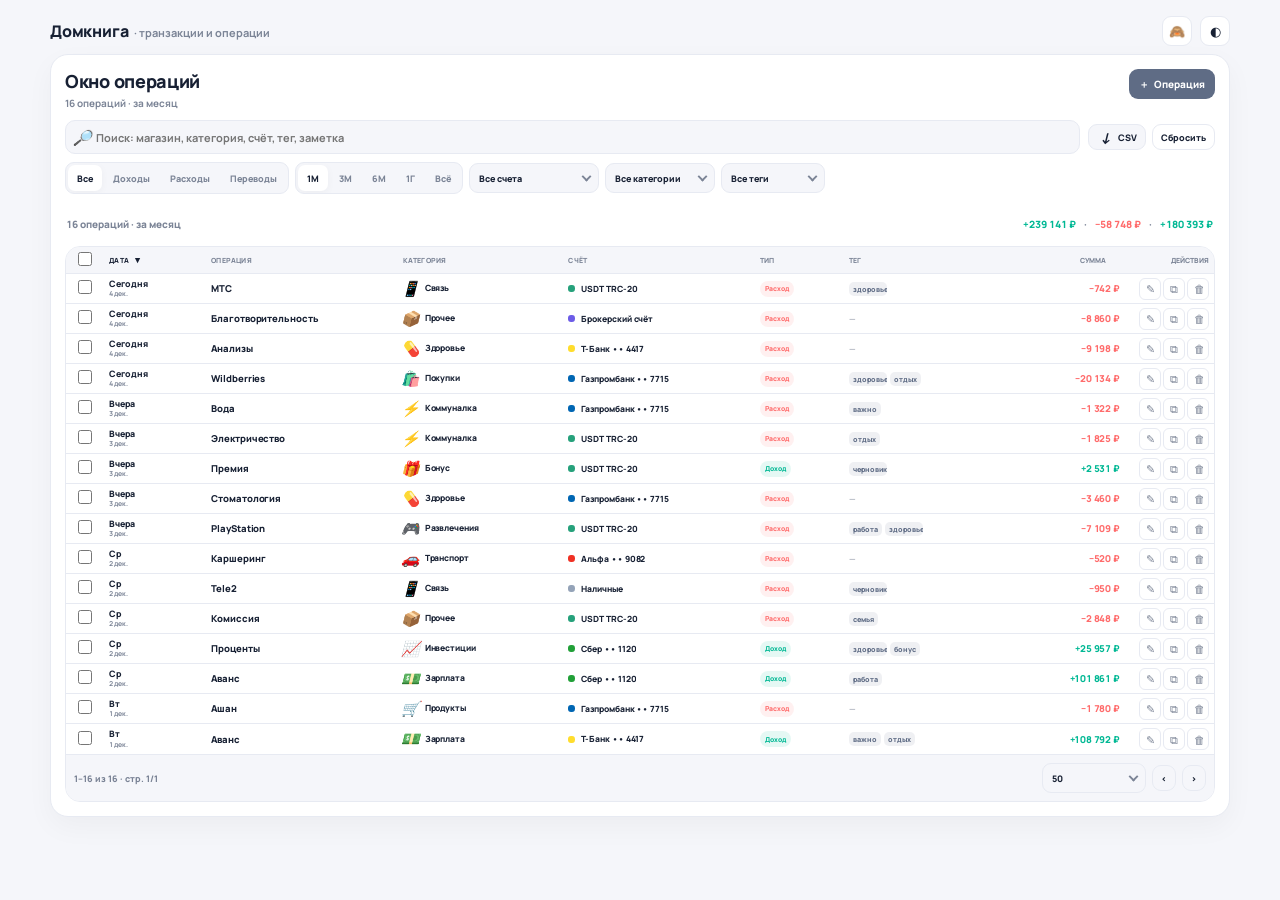
<file: Операции/операции.html>
<!doctype html>
<html lang="ru">
<head>
  <meta charset="utf-8" />
  <meta name="viewport" content="width=device-width, initial-scale=1, viewport-fit=cover" />
  <title>Домкнига — Транзакции и операции</title>

  <link rel="preconnect" href="https://fonts.googleapis.com">
  <link rel="preconnect" href="https://fonts.gstatic.com" crossorigin>
  <link href="https://fonts.googleapis.com/css2?family=Manrope:wght@400;500;600;700;800&display=swap" rel="stylesheet">

  <style>
    :root {
      --bg: #f5f6fa;
      --card: #fff;
      --text: #172033;
      --muted: #7b8496;
      --line: #e7eaf2;

      --accent: #5f6c85;
      --accent-soft: rgba(95, 108, 133, .10);

      --green: #00b894;
      --red: #ff6b6b;
      --amber: #e6a700;
      --slate: #94a3b8;

      --shadow: 0 10px 28px rgba(0, 0, 0, .04);
      --radius: 18px;

      color-scheme: light;
    }

    [data-theme="dark"] {
      --bg: #0f1220;
      --card: #191e30;
      --text: #eef0ff;
      --muted: #8b93ad;
      --line: #262d45;

      --accent: #8b9bb4;
      --accent-soft: rgba(139, 155, 180, .12);

      --green: #2ee6c0;
      --red: #ff8080;
      --amber: #ffd93d;
      --slate: #7f8ea8;

      --shadow: 0 10px 28px rgba(0, 0, 0, .20);

      color-scheme: dark;
    }

    * {
      box-sizing: border-box;
      -webkit-tap-highlight-color: transparent;
    }

    [hidden] {
      display: none !important;
    }

    body {
      margin: 0;
      background: var(--bg);
      color: var(--text);
      font-family: 'Manrope', -apple-system, BlinkMacSystemFont, "Segoe UI", Roboto, sans-serif;
      display: grid;
      place-items: start center;
      min-height: 100dvh;
      padding:
        max(16px, env(safe-area-inset-top))
        max(12px, env(safe-area-inset-right))
        max(16px, env(safe-area-inset-bottom))
        max(12px, env(safe-area-inset-left));
      transition: background .2s, color .2s;
    }

    button,
    input,
    select,
    textarea {
      font: inherit;
    }

    button:focus:not(:focus-visible),
    input:focus:not(:focus-visible),
    select:focus:not(:focus-visible),
    textarea:focus:not(:focus-visible) {
      outline: none;
    }

    :focus-visible {
      outline: 2px solid var(--accent);
      outline-offset: 2px;
    }

    .stage {
      width: 100%;
      max-width: 1180px;
    }

    .topline {
      display: flex;
      justify-content: space-between;
      align-items: center;
      gap: 10px;
      margin-bottom: 8px;
    }

    .brand {
      min-width: 0;
      display: flex;
      align-items: baseline;
      gap: 6px;
      flex-wrap: wrap;
    }

    .brand b {
      font-size: 16px;
      font-weight: 800;
      letter-spacing: -.2px;
    }

    .brand span {
      color: var(--muted);
      font-size: 11px;
      font-weight: 700;
      white-space: nowrap;
    }

    .top-actions {
      display: flex;
      align-items: center;
      gap: 8px;
      flex: 0 0 auto;
    }

    .icon-btn {
      width: 30px;
      height: 30px;
      border-radius: 9px;
      border: 1px solid var(--line);
      background: var(--card);
      color: var(--text);
      font-size: 13px;
      cursor: pointer;
      display: grid;
      place-items: center;
      transition: background .15s, transform .1s;
    }

    .icon-btn:active {
      transform: scale(.96);
    }

    .card {
      background: var(--card);
      border: 1px solid var(--line);
      border-radius: var(--radius);
      padding: 14px;
      box-shadow: var(--shadow);
      container-type: inline-size;
      container-name: card;

      --fs-2xs: 9px;
      --fs-xs: 10px;
      --fs-sm: 11px;
      --fs-md: 13px;
      --fs-lg: 16px;
    }

    @supports (width: 1cqi) {
      .card {
        --fs-2xs: clamp(8px, 1.25cqi, 10px);
        --fs-xs: clamp(9px, 1.45cqi, 11px);
        --fs-sm: clamp(10px, 1.65cqi, 13px);
        --fs-md: clamp(12px, 1.95cqi, 15px);
        --fs-lg: clamp(14px, 2.25cqi, 18px);
      }
    }

    .head {
      display: flex;
      align-items: flex-start;
      justify-content: space-between;
      gap: 10px;
      margin-bottom: 10px;
    }

    .head-text {
      min-width: 0;
    }

    .title {
      margin: 0;
      font-size: var(--fs-lg);
      font-weight: 800;
      letter-spacing: -.3px;
      white-space: nowrap;
    }

    .subtitle {
      margin-top: 3px;
      color: var(--muted);
      font-size: var(--fs-2xs);
      font-weight: 700;
      white-space: nowrap;
      overflow: hidden;
      text-overflow: ellipsis;
    }

    .btn {
      min-width: 0;
      height: 30px;
      border-radius: 9px;
      border: 1px solid var(--line);
      background: var(--bg);
      color: var(--text);
      font-size: var(--fs-2xs);
      font-weight: 800;
      cursor: pointer;
      display: inline-flex;
      align-items: center;
      justify-content: center;
      gap: 5px;
      padding: 0 9px;
      white-space: nowrap;
      transition: background .15s, border-color .15s, transform .1s, filter .15s;
    }

    .btn:hover {
      background: var(--card);
      border-color: var(--muted);
    }

    .btn:active {
      transform: scale(.97);
    }

    .btn.primary {
      background: var(--accent);
      color: #fff;
      border-color: transparent;
    }

    .btn.primary:hover {
      filter: brightness(1.06);
    }

    .btn.ghost {
      background: transparent;
    }

    .btn.danger {
      color: var(--red);
      border-color: rgba(255, 107, 107, .20);
      background: rgba(255, 107, 107, .06);
    }

    .btn.small {
      height: 26px;
      padding: 0 8px;
      font-size: 9px;
    }

    .toolbar {
      display: grid;
      gap: 8px;
      margin-bottom: 8px;
    }

    .toolbar-top {
      display: grid;
      grid-template-columns: minmax(220px, 1fr) auto;
      gap: 8px;
      align-items: center;
      min-width: 0;
    }

    .search-wrap {
      position: relative;
      min-width: 0;
    }

    .search-wrap .ic {
      position: absolute;
      left: 9px;
      top: 50%;
      transform: translateY(-50%);
      color: var(--muted);
      pointer-events: none;
    }

    .search-input {
      width: 100%;
      height: 34px;
      border-radius: 10px;
      border: 1px solid var(--line);
      background: var(--bg);
      color: var(--text);
      font-size: var(--fs-xs);
      font-weight: 700;
      padding: 0 30px;
      outline: none;
      transition: border-color .15s, background .15s;
      min-width: 0;
    }

    .search-input:focus {
      border-color: var(--accent);
      background: var(--card);
    }

    .search-clear {
      position: absolute;
      right: 6px;
      top: 50%;
      transform: translateY(-50%);
      width: 22px;
      height: 22px;
      border-radius: 7px;
      border: 0;
      background: transparent;
      color: var(--muted);
      cursor: pointer;
      display: grid;
      place-items: center;
      font-size: 14px;
    }

    .search-clear:hover {
      background: var(--line);
      color: var(--text);
    }

    .toolbar-actions {
      display: flex;
      align-items: center;
      gap: 6px;
      flex: 0 0 auto;
      flex-wrap: wrap;
      justify-content: flex-end;
    }

    .filter-row {
      display: flex;
      align-items: center;
      gap: 6px;
      flex-wrap: wrap;
      min-width: 0;
    }

    .seg {
      display: flex;
      background: var(--bg);
      border: 1px solid var(--line);
      border-radius: 9px;
      padding: 2px;
      gap: 2px;
      width: max-content;
      max-width: 100%;
      overflow-x: auto;
      scrollbar-width: none;
    }

    .seg::-webkit-scrollbar {
      display: none;
    }

    .seg button {
      flex: 0 0 auto;
      height: 26px;
      border: 0;
      background: transparent;
      color: var(--muted);
      font-size: 9px;
      font-weight: 800;
      line-height: 1;
      padding: 0 9px;
      border-radius: 7px;
      cursor: pointer;
      white-space: nowrap;
      transition: background .15s, color .15s, box-shadow .15s;
    }

    .seg button:hover {
      color: var(--text);
    }

    .seg button.on {
      background: var(--card);
      color: var(--text);
      box-shadow: 0 2px 8px rgba(0, 0, 0, .04);
    }

    .select-wrap {
      position: relative;
      display: inline-flex;
      align-items: center;
      min-width: 0;
    }

    .select-wrap select {
      appearance: none;
      -webkit-appearance: none;
      height: 30px;
      border-radius: 9px;
      border: 1px solid var(--line);
      background: var(--bg);
      color: var(--text);
      font-size: 9px;
      font-weight: 800;
      padding: 0 24px 0 9px;
      cursor: pointer;
      outline: none;
      transition: border-color .15s, background .15s;
      min-width: 104px;
      max-width: 160px;
      white-space: nowrap;
      overflow: hidden;
      text-overflow: ellipsis;
    }

    .select-wrap select:hover {
      background: var(--card);
      border-color: var(--muted);
    }

    .select-wrap::after {
      content: "";
      position: absolute;
      right: 9px;
      top: 50%;
      width: 5px;
      height: 5px;
      border-right: 2px solid var(--muted);
      border-bottom: 2px solid var(--muted);
      transform: translateY(-70%) rotate(45deg);
      pointer-events: none;
    }

    .chips {
      display: flex;
      gap: 5px;
      flex-wrap: wrap;
      min-width: 0;
    }

    .chip {
      height: 24px;
      border-radius: 999px;
      border: 1px solid var(--line);
      background: var(--bg);
      color: var(--muted);
      font-size: 9px;
      font-weight: 800;
      padding: 0 8px;
      display: inline-flex;
      align-items: center;
      gap: 6px;
      white-space: nowrap;
    }

    .chip button {
      border: 0;
      background: transparent;
      color: inherit;
      cursor: pointer;
      font: inherit;
      font-size: 12px;
      line-height: 1;
      padding: 0;
      display: grid;
      place-items: center;
      opacity: .75;
    }

    .chip button:hover {
      opacity: 1;
      color: var(--text);
    }

    .summary-line {
      display: flex;
      align-items: center;
      justify-content: space-between;
      gap: 8px;
      min-height: 28px;
      margin: 8px 2px;
      color: var(--muted);
      font-size: var(--fs-2xs);
      font-weight: 800;
      white-space: nowrap;
      overflow: hidden;
    }

    .summary-values {
      display: inline-flex;
      align-items: baseline;
      gap: 8px;
      min-width: 0;
      overflow: hidden;
      text-overflow: ellipsis;
      font-variant-numeric: tabular-nums;
    }

    .summary-values .inc { color: var(--green); }
    .summary-values .exp { color: var(--red); }
    .summary-values .net-pos { color: var(--green); }
    .summary-values .net-neg { color: var(--red); }

    .bulk-bar {
      display: flex;
      align-items: center;
      justify-content: space-between;
      gap: 8px;
      min-height: 38px;
      margin-bottom: 8px;
      padding: 7px 9px;
      border-radius: 11px;
      border: 1px solid var(--line);
      background: var(--bg);
      min-width: 0;
    }

    .bulk-left {
      display: flex;
      align-items: center;
      gap: 8px;
      min-width: 0;
      font-size: var(--fs-xs);
      font-weight: 800;
      white-space: nowrap;
      overflow: hidden;
      text-overflow: ellipsis;
    }

    .bulk-right {
      display: flex;
      align-items: center;
      gap: 6px;
      flex: 0 0 auto;
      flex-wrap: wrap;
      justify-content: flex-end;
    }

    .table-window {
      position: relative;
      border: 1px solid var(--line);
      border-radius: 15px;
      background: var(--card);
      overflow: hidden;
      min-width: 0;
      transform-style: preserve-3d;
      backface-visibility: hidden;
    }

    .table-fullbar {
      display: none;
      align-items: center;
      justify-content: space-between;
      gap: 8px;
      min-height: 42px;
      padding: 8px 10px;
      border-bottom: 1px solid var(--line);
      background: var(--bg);
      flex: 0 0 auto;
    }

    .table-fullbar-title {
      min-width: 0;
      overflow: hidden;
      text-overflow: ellipsis;
      white-space: nowrap;
      font-size: var(--fs-xs);
      font-weight: 800;
    }

    .table-scroll {
      width: 100%;
      max-height: min(70vh, 780px);
      overflow: auto;
      scrollbar-width: thin;
    }

    .table-scroll::-webkit-scrollbar {
      width: 8px;
      height: 8px;
    }

    .table-scroll::-webkit-scrollbar-thumb {
      background: var(--line);
      border-radius: 999px;
    }

    table {
      width: 100%;
      min-width: 820px;
      border-collapse: separate;
      border-spacing: 0;
      font-size: 9.5px;
      table-layout: fixed;
    }

    thead th {
      position: sticky;
      top: 0;
      z-index: 3;
      background: var(--bg);
      color: var(--muted);
      border-bottom: 1px solid var(--line);
      text-align: left;
      font-size: 7px;
      font-weight: 800;
      text-transform: uppercase;
      letter-spacing: .18px;
      padding: 5px;
      white-space: nowrap;
      user-select: none;
    }

    thead th.sortable {
      cursor: pointer;
      transition: color .15s, background .15s;
    }

    thead th.sortable:hover {
      color: var(--text);
      background: var(--card);
    }

    thead th.sorted {
      color: var(--text);
    }

    .th-inner {
      display: inline-flex;
      align-items: center;
      gap: 4px;
      min-width: 0;
    }

    .sort-arrow {
      width: 9px;
      height: 9px;
      display: inline-grid;
      place-items: center;
      opacity: 0;
      transform: translateY(-1px);
      transition: opacity .15s, transform .15s;
      font-size: 9px;
      line-height: 1;
    }

    th.sorted .sort-arrow {
      opacity: 1;
    }

    th.sorted.desc .sort-arrow {
      transform: rotate(180deg) translateY(-1px);
    }

    tbody td {
      padding: 3px 5px;
      border-bottom: 1px solid var(--line);
      vertical-align: middle;
      min-width: 0;
      height: 30px;
    }

    tbody tr:last-child td {
      border-bottom: 0;
    }

    tbody tr {
      transition: background .12s;
    }

    tbody tr:hover {
      background: var(--bg);
    }

    tbody tr.selected {
      background: var(--accent-soft);
    }

    .col-check {
      width: 3%;
      text-align: center;
    }

    .col-date {
      width: 8%;
    }

    .col-op {
      width: 15%;
      min-width: 0;
    }

    .col-cat {
      width: 13%;
    }

    .col-acc {
      width: 15%;
    }

    .col-type {
      width: 7%;
    }

    .col-tag {
      width: 10%;
    }

    .col-amount {
      width: 12%;
      text-align: right;
    }

    .col-actions {
      width: 7%;
      text-align: right;
    }

    input[type="checkbox"] {
      width: 14px;
      height: 14px;
      margin: 0;
      accent-color: var(--accent);
      cursor: pointer;
    }

    .cell-date {
      font-weight: 800;
      white-space: nowrap;
      font-variant-numeric: tabular-nums;
      font-size: 8.8px;
      line-height: 1.05;
      letter-spacing: -.01em;
    }

    .cell-date small {
      display: block;
      margin-top: 1px;
      color: var(--muted);
      font-size: 6.8px;
      font-weight: 700;
      white-space: nowrap;
      line-height: 1.05;
    }

    .op-cell {
      min-width: 0;
    }

    .op-name {
      font-size: 9.5px;
      font-weight: 800;
      white-space: nowrap;
      overflow: hidden;
      text-overflow: ellipsis;
      letter-spacing: -.01em;
    }

    .op-note {
      margin-top: 1px;
      color: var(--muted);
      font-size: 7.5px;
      font-weight: 700;
      white-space: nowrap;
      overflow: hidden;
      text-overflow: ellipsis;
    }

    .meta-cell {
      display: inline-flex;
      align-items: center;
      gap: 6px;
      min-width: 0;
      max-width: 100%;
    }

    .meta-dot {
      width: 7px;
      height: 7px;
      border-radius: 3px;
      background: var(--dot-color, var(--muted));
      flex: 0 0 auto;
    }

    .meta-text {
      min-width: 0;
      overflow: hidden;
      text-overflow: ellipsis;
      white-space: nowrap;
      font-weight: 800;
      font-size: 8.5px;
      letter-spacing: -.01em;
    }

    .type-badge {
      display: inline-flex;
      align-items: center;
      justify-content: center;
      height: 16px;
      border-radius: 999px;
      padding: 0 5px;
      font-size: 6.8px;
      font-weight: 800;
      white-space: nowrap;
      background: rgba(148, 163, 184, .10);
      color: var(--muted);
      letter-spacing: .01em;
    }

    .type-badge.income {
      background: rgba(0, 184, 148, .10);
      color: var(--green);
    }

    .type-badge.expense {
      background: rgba(255, 107, 107, .10);
      color: var(--red);
    }

    .type-badge.transfer {
      background: var(--accent-soft);
      color: var(--accent);
    }

    .tag-list {
      display: flex;
      align-items: center;
      gap: 3px;
      min-width: 0;
      max-width: 100%;
      overflow: hidden;
      white-space: nowrap;
    }

    .tag {
      display: inline-flex;
      align-items: center;
      height: 14px;
      max-width: 38px;
      border-radius: 5px;
      padding: 0 4px;
      background: var(--accent-soft);
      color: var(--accent);
      font-size: 7.2px;
      font-weight: 800;
      white-space: nowrap;
      overflow: hidden;
      text-overflow: ellipsis;
      flex: 0 0 auto;
    }

    .tag.more {
      background: var(--bg);
      color: var(--muted);
      border: 1px solid var(--line);
      max-width: 26px;
    }

    .muted-cell {
      color: var(--muted);
      font-size: 8.5px;
      font-weight: 700;
      opacity: .65;
    }

    .amount {
      font-weight: 800;
      font-variant-numeric: tabular-nums;
      white-space: nowrap;
      text-align: right;
      font-size: 9.5px;
      letter-spacing: -.02em;
    }

    .amount.income { color: var(--green); }
    .amount.expense { color: var(--red); }
    .amount.transfer { color: var(--accent); }

    .row-actions {
      display: inline-flex;
      align-items: center;
      gap: 2px;
      justify-content: flex-end;
    }

    .row-btn {
      width: 22px;
      height: 22px;
      border-radius: 6px;
      border: 1px solid var(--line);
      background: var(--card);
      color: var(--muted);
      display: grid;
      place-items: center;
      cursor: pointer;
      font-size: 11px;
      transition: background .15s, color .15s, border-color .15s, transform .1s;
    }

    .row-btn:hover {
      background: var(--bg);
      color: var(--text);
      border-color: var(--muted);
    }

    .row-btn:active {
      transform: scale(.96);
    }

    .row-btn.danger:hover {
      color: var(--red);
      border-color: rgba(255, 107, 107, .35);
      background: rgba(255, 107, 107, .08);
    }

    .empty-state {
      padding: 34px 12px;
      color: var(--muted);
      font-size: var(--fs-xs);
      font-weight: 700;
      text-align: center;
    }

    .pagination {
      display: flex;
      align-items: center;
      justify-content: space-between;
      gap: 8px;
      padding: 8px;
      border-top: 1px solid var(--line);
      background: var(--bg);
      min-width: 0;
      flex-wrap: wrap;
    }

    .page-info {
      color: var(--muted);
      font-size: 9px;
      font-weight: 800;
      white-space: nowrap;
      min-width: 0;
      overflow: hidden;
      text-overflow: ellipsis;
    }

    .page-controls {
      display: flex;
      align-items: center;
      gap: 6px;
      flex: 0 0 auto;
    }

    .ic {
      display: inline-flex;
      align-items: center;
      justify-content: center;
      width: 16px;
      height: 16px;
      font-size: 15px;
      line-height: 1;
      color: currentColor;
      vertical-align: middle;
      flex: 0 0 auto;
      overflow: visible;
    }

    .ic.loaded {
      background-color: currentColor;
      -webkit-mask-repeat: no-repeat;
      mask-repeat: no-repeat;
      -webkit-mask-position: center;
      mask-position: center;
      -webkit-mask-size: contain;
      mask-size: contain;
    }

    .sr-only {
      position: absolute;
      width: 1px;
      height: 1px;
      padding: 0;
      margin: -1px;
      overflow: hidden;
      clip: rect(0, 0, 0, 0);
      white-space: nowrap;
      border: 0;
    }

    .table-expand-btn {
      display: none;
    }

    @media (max-width: 760px) {
      .table-expand-btn {
        display: inline-flex;
      }
    }

    .table-window.is-flipped {
      position: fixed;
      inset: 0;
      z-index: 95;
      width: 100vw;
      height: 100dvh;
      max-height: 100dvh;
      border: 0;
      border-radius: 0;
      background: var(--card);
      display: flex;
      flex-direction: column;
      overflow: hidden;
      animation: tableFlipIn .38s cubic-bezier(.2, .8, .2, 1);
    }

    .table-window.is-flipped.is-closing {
      animation: tableFlipOut .26s ease forwards;
    }

    .table-window.is-flipped .table-fullbar {
      display: flex;
      padding-top: calc(8px + env(safe-area-inset-top));
    }

    .table-window.is-flipped .table-scroll {
      flex: 1 1 auto;
      max-height: none;
      overscroll-behavior: contain;
    }

    .table-window.is-flipped .pagination {
      flex: 0 0 auto;
      padding-bottom: calc(8px + env(safe-area-inset-bottom));
    }

    @keyframes tableFlipIn {
      from {
        opacity: 0;
        transform: perspective(1100px) rotateY(12deg) scale(.965);
      }
      to {
        opacity: 1;
        transform: perspective(1100px) rotateY(0deg) scale(1);
      }
    }

    @keyframes tableFlipOut {
      from {
        opacity: 1;
        transform: perspective(1100px) rotateY(0deg) scale(1);
      }
      to {
        opacity: 0;
        transform: perspective(1100px) rotateY(-8deg) scale(.97);
      }
    }

    .backdrop {
      position: fixed;
      inset: 0;
      z-index: 100;
      background: rgba(15, 18, 32, .40);
      backdrop-filter: blur(6px);
      display: flex;
      align-items: center;
      justify-content: center;
      padding:
        calc(14px + env(safe-area-inset-top))
        calc(12px + env(safe-area-inset-right))
        calc(14px + env(safe-area-inset-bottom))
        calc(12px + env(safe-area-inset-left));
      animation: fade .18s;
    }

    @keyframes fade {
      from { opacity: 0; }
      to { opacity: 1; }
    }

    .modal {
      width: 100%;
      max-width: 430px;
      max-height: calc(100dvh - 28px);
      background: var(--card);
      border: 1px solid var(--line);
      border-radius: 17px;
      box-shadow: 0 24px 60px rgba(0, 0, 0, .15);
      animation: rise .22s cubic-bezier(.16, 1, .3, 1);
      overflow: hidden;
      display: flex;
      flex-direction: column;
    }

    @keyframes rise {
      from {
        opacity: 0;
        transform: translateY(14px) scale(.98);
      }
      to {
        opacity: 1;
        transform: none;
      }
    }

    .m-head {
      padding: 13px;
      border-bottom: 1px solid var(--line);
      background: linear-gradient(180deg, var(--bg) 0%, var(--card) 100%);
      display: flex;
      align-items: center;
      justify-content: space-between;
      gap: 8px;
      flex: 0 0 auto;
    }

    .m-head h3 {
      margin: 0;
      font-size: 14px;
      font-weight: 800;
      letter-spacing: -.2px;
      min-width: 0;
    }

    .m-close {
      width: 28px;
      height: 28px;
      border-radius: 8px;
      border: 1px solid var(--line);
      background: var(--card);
      color: var(--muted);
      display: grid;
      place-items: center;
      cursor: pointer;
      font-size: 16px;
      transition: background .15s;
      flex: 0 0 auto;
    }

    .m-close:hover {
      background: var(--bg);
      color: var(--text);
    }

    .m-body {
      padding: 13px;
      overflow: auto;
      -webkit-overflow-scrolling: touch;
    }

    .form-grid {
      display: grid;
      gap: 8px;
    }

    .field {
      display: flex;
      flex-direction: column;
      gap: 4px;
      min-width: 0;
    }

    .field label {
      font-size: 8px;
      font-weight: 800;
      color: var(--muted);
      text-transform: uppercase;
      letter-spacing: .25px;
      white-space: nowrap;
      overflow: hidden;
      text-overflow: ellipsis;
    }

    .field input,
    .field select,
    .field textarea {
      width: 100%;
      border-radius: 9px;
      border: 1px solid var(--line);
      background: var(--bg);
      color: var(--text);
      font-size: 12px;
      font-weight: 700;
      padding: 0 9px;
      outline: none;
      transition: border-color .15s, background .15s;
      min-width: 0;
    }

    .field input,
    .field select {
      height: 34px;
    }

    .field textarea {
      min-height: 64px;
      resize: vertical;
      padding: 9px;
      line-height: 1.35;
    }

    .field input:focus,
    .field select:focus,
    .field textarea:focus {
      border-color: var(--accent);
      background: var(--card);
    }

    .field input.invalid,
    .field select.invalid,
    .field textarea.invalid {
      border-color: var(--red);
      background: rgba(255, 107, 107, .08);
    }

    .field-row {
      display: grid;
      grid-template-columns: 1fr 1fr;
      gap: 8px;
      min-width: 0;
    }

    .type-seg {
      display: flex;
      background: var(--bg);
      border: 1px solid var(--line);
      border-radius: 9px;
      padding: 2px;
      gap: 2px;
    }

    .type-seg button {
      flex: 1;
      height: 30px;
      border: 0;
      background: transparent;
      color: var(--muted);
      font-size: 10px;
      font-weight: 800;
      border-radius: 7px;
      cursor: pointer;
      transition: background .15s, color .15s, box-shadow .15s;
    }

    .type-seg button.on {
      background: var(--card);
      color: var(--text);
      box-shadow: 0 2px 8px rgba(0, 0, 0, .04);
    }

    .form-foot {
      display: flex;
      gap: 7px;
      padding: 11px 13px;
      border-top: 1px solid var(--line);
      background: var(--bg);
      flex: 0 0 auto;
      flex-wrap: wrap;
    }

    .form-foot .btn {
      flex: 1 1 120px;
      height: 34px;
      border-radius: 9px;
      font-size: var(--fs-xs);
    }

    #toast {
      position: fixed;
      left: 50%;
      bottom: calc(20px + env(safe-area-inset-bottom));
      transform: translateX(-50%) translateY(12px);
      background: var(--text);
      color: var(--card);
      padding: 9px 13px;
      border-radius: 10px;
      font-size: 11px;
      font-weight: 800;
      opacity: 0;
      pointer-events: none;
      transition: .2s;
      z-index: 150;
      white-space: nowrap;
      max-width: min(90vw, 340px);
      overflow: hidden;
      text-overflow: ellipsis;
    }

    #toast.show {
      opacity: 1;
      transform: translateX(-50%) translateY(0);
    }

    @media (max-width: 860px) {
      .toolbar-top {
        grid-template-columns: 1fr;
      }

      .toolbar-actions {
        justify-content: flex-start;
      }
    }

    @media (max-width: 620px) {
      .head {
        align-items: center;
      }

      .filter-row {
        align-items: flex-start;
      }

      .select-wrap select {
        min-width: 96px;
        max-width: 138px;
      }

      .summary-line {
        align-items: flex-start;
        flex-direction: column;
      }

      .bulk-bar {
        align-items: flex-start;
        flex-direction: column;
      }

      .bulk-right {
        width: 100%;
        justify-content: flex-start;
      }
    }

    @media (max-width: 430px) {
      .card {
        padding: 12px;
      }

      .field-row {
        grid-template-columns: 1fr;
      }

      .table-scroll {
        max-height: 62vh;
      }

      table {
        min-width: 790px;
      }
    }

    @media (prefers-reduced-motion: reduce) {
      *,
      *::before,
      *::after {
        animation-duration: .01ms !important;
        animation-iteration-count: 1 !important;
        transition-duration: .01ms !important;
        scroll-behavior: auto !important;
      }
    }
  </style>
</head>

<body>
  <div class="stage">
    <div class="topline">
      <div class="brand">
        <b>Домкнига</b>
        <span>· транзакции и операции</span>
      </div>

      <div class="top-actions">
        <button class="icon-btn" id="hideBtn" type="button" aria-label="Скрыть суммы" aria-pressed="false" title="Скрыть суммы">🙈</button>
        <button class="icon-btn" id="themeBtn" type="button" aria-label="Переключить тему" title="Тема">◐</button>
      </div>
    </div>

    <section class="card">
      <div class="head">
        <div class="head-text">
          <h1 class="title">Окно операций</h1>
          <div class="subtitle" id="summaryLine">—</div>
        </div>

        <button class="btn primary" id="addBtn" type="button">
          <span>＋</span>
          <span>Операция</span>
        </button>
      </div>

      <div class="toolbar">
        <div class="toolbar-top">
          <div class="search-wrap">
            <i class="ic" data-ic="lucide:search" data-glyph="🔎"></i>
            <input class="search-input" id="searchInput" type="search" placeholder="Поиск: магазин, категория, счёт, тег, заметка" autocomplete="off" />
            <button class="search-clear" id="searchClear" type="button" hidden aria-label="Очистить поиск">✕</button>
          </div>

          <div class="toolbar-actions">
            <button
              class="btn small table-expand-btn"
              id="tableFlipBtn"
              type="button"
              aria-expanded="false"
              aria-controls="tableWindow"
            >
              <i class="ic" data-ic="lucide:maximize-2" data-glyph="⤢"></i>
              <span>Экран</span>
            </button>

            <button class="btn small" id="exportBtn" type="button">
              <i class="ic" data-ic="lucide:download" data-glyph="↓"></i>
              <span>CSV</span>
            </button>

            <button class="btn small ghost" id="resetFiltersBtn" type="button">Сбросить</button>
          </div>
        </div>

        <div class="filter-row">
          <div class="seg" id="typeSeg" role="group" aria-label="Тип операций">
            <button type="button" data-type="all" class="on">Все</button>
            <button type="button" data-type="income">Доходы</button>
            <button type="button" data-type="expense">Расходы</button>
            <button type="button" data-type="transfer">Переводы</button>
          </div>

          <div class="seg" id="periodSeg" role="group" aria-label="Период">
            <button type="button" data-period="1m" class="on">1М</button>
            <button type="button" data-period="3m">3М</button>
            <button type="button" data-period="6m">6М</button>
            <button type="button" data-period="1y">1Г</button>
            <button type="button" data-period="all">Всё</button>
          </div>

          <label class="select-wrap">
            <span class="sr-only">Счёт</span>
            <select id="accountSelect" aria-label="Счёт"></select>
          </label>

          <label class="select-wrap">
            <span class="sr-only">Категория</span>
            <select id="categorySelect" aria-label="Категория"></select>
          </label>

          <label class="select-wrap">
            <span class="sr-only">Тег</span>
            <select id="tagSelect" aria-label="Тег"></select>
          </label>
        </div>

        <div class="chips" id="chips"></div>
      </div>

      <div class="summary-line">
        <div id="visibleInfo">—</div>
        <div class="summary-values" id="totalsLine">—</div>
      </div>

      <div class="bulk-bar" id="bulkBar" hidden>
        <div class="bulk-left">
          <span id="bulkCount">Выбрано: 0</span>
        </div>

        <div class="bulk-right">
          <button class="btn small" id="bulkExportBtn" type="button">Экспорт выбранного</button>
          <button class="btn small danger" id="bulkDeleteBtn" type="button">Удалить выбранное</button>
          <button class="btn small ghost" id="bulkClearBtn" type="button">Снять выделение</button>
        </div>
      </div>

      <div class="table-window" id="tableWindow">
        <div class="table-fullbar">
          <div class="table-fullbar-title">Операции</div>

          <button class="btn small" id="tableFlipBackBtn" type="button">
            ← Назад
          </button>
        </div>

        <div class="table-scroll">
          <table aria-label="Таблица транзакций и операций">
            <thead>
              <tr>
                <th class="col-check">
                  <input type="checkbox" id="selectAllPage" aria-label="Выбрать все на странице" />
                </th>

                <th class="col-date sortable" data-sort="date">
                  <span class="th-inner">Дата <span class="sort-arrow">▲</span></span>
                </th>

                <th class="col-op sortable" data-sort="merchant">
                  <span class="th-inner">Операция <span class="sort-arrow">▲</span></span>
                </th>

                <th class="col-cat sortable" data-sort="category">
                  <span class="th-inner">Категория <span class="sort-arrow">▲</span></span>
                </th>

                <th class="col-acc sortable" data-sort="account">
                  <span class="th-inner">Счёт <span class="sort-arrow">▲</span></span>
                </th>

                <th class="col-type sortable" data-sort="type">
                  <span class="th-inner">Тип <span class="sort-arrow">▲</span></span>
                </th>

                <th class="col-tag sortable" data-sort="tag">
                  <span class="th-inner">Тег <span class="sort-arrow">▲</span></span>
                </th>

                <th class="col-amount sortable" data-sort="amount">
                  <span class="th-inner">Сумма <span class="sort-arrow">▲</span></span>
                </th>

                <th class="col-actions">Действия</th>
              </tr>
            </thead>

            <tbody id="txBody"></tbody>
          </table>

          <div class="empty-state" id="emptyState" hidden>Нет операций по выбранным фильтрам</div>
        </div>

        <div class="pagination">
          <div class="page-info" id="pageInfo">—</div>

          <div class="page-controls">
            <label class="select-wrap">
              <span class="sr-only">Строк на странице</span>
              <select id="pageSizeSelect" aria-label="Строк на странице">
                <option value="25">25</option>
                <option value="50" selected>50</option>
                <option value="100">100</option>
                <option value="all">Все</option>
              </select>
            </label>

            <button class="btn small" id="prevPageBtn" type="button" aria-label="Предыдущая страница">‹</button>
            <button class="btn small" id="nextPageBtn" type="button" aria-label="Следующая страница">›</button>
          </div>
        </div>
      </div>
    </section>
  </div>

  <div class="backdrop" id="backdrop" hidden>
    <div class="modal" role="dialog" aria-modal="true" aria-labelledby="modalTitle" id="modal"></div>
  </div>

  <div id="toast" role="status" aria-live="polite"></div>
  <div id="srStatus" class="sr-only" aria-live="polite"></div>

  <script>
    const $ = (s, root = document) => root.querySelector(s);
    const $$ = (s, root = document) => Array.from(root.querySelectorAll(s));

    const numberFormatter = new Intl.NumberFormat('ru-RU', { maximumFractionDigits: 0 });
    const fmt = n => numberFormatter.format(Math.round(Number(n) || 0));
    const DAY_MS = 86400000;

    const reduced = () => window.matchMedia('(prefers-reduced-motion: reduce)').matches;
    const tg = window.Telegram?.WebApp;

    function esc(value) {
      return String(value ?? '')
        .replace(/&/g, '&amp;')
        .replace(/</g, '&lt;')
        .replace(/>/g, '&gt;')
        .replace(/"/g, '&quot;')
        .replace(/'/g, '&#39;');
    }

    function plural(n, forms) {
      const abs = Math.abs(n);
      const n10 = abs % 10;
      const n100 = abs % 100;

      if (n10 === 1 && n100 !== 11) return forms[0];
      if (n10 >= 2 && n10 <= 4 && (n100 < 10 || n100 >= 20)) return forms[1];
      return forms[2];
    }

    function storeGet(key) {
      try {
        return localStorage.getItem(key);
      } catch (_) {
        return null;
      }
    }

    function storeSet(key, value) {
      try {
        localStorage.setItem(key, value);
      } catch (_) {}
    }

    /* ====== ICONIFY WITH REDUNDANCY ====== */

    const ICON_HOSTS = [
      'https://api.iconify.design',
      'https://api.simplesvg.com',
      'https://api.unisvg.com'
    ];

    const iconCache = new Map();
    const iconPromises = new Map();

    function iconPath(name) {
      const [prefix, ...rest] = name.split(':');
      return `${prefix}/${rest.join(':')}.svg`;
    }

    function probeImage(url, timeout = 750) {
      return new Promise(resolve => {
        const img = new Image();
        let settled = false;

        const finish = ok => {
          if (settled) return;
          settled = true;
          clearTimeout(timer);
          if (!ok) img.src = '';
          resolve(ok);
        };

        const timer = setTimeout(() => finish(false), timeout);

        img.onload = () => finish(true);
        img.onerror = () => finish(false);
        img.src = url;
      });
    }

    function resolveIconUrl(name) {
      const cached = iconCache.get(name);
      if (cached) return Promise.resolve(cached.url);

      let promise = iconPromises.get(name);
      if (promise) return promise;

      promise = (async () => {
        const path = iconPath(name);

        for (const host of ICON_HOSTS) {
          const url = `${host}/${path}`;
          const ok = await probeImage(url);
          if (ok) {
            iconCache.set(name, { status: 'ok', url });
            return url;
          }
        }

        iconCache.set(name, { status: 'fail', url: null });
        return null;
      })();

      iconPromises.set(name, promise);
      promise.finally(() => iconPromises.delete(name));

      return promise;
    }

    function applyIcon(el, url, color) {
      if (!url) return;
      el.classList.add('loaded');
      el.style.webkitMaskImage = `url("${url}")`;
      el.style.maskImage = `url("${url}")`;
      el.style.backgroundColor = color || '';
      el.textContent = '';
      el.dataset.state = 'ok';
    }

    function applyFallback(el, glyph) {
      el.classList.remove('loaded');
      el.style.webkitMaskImage = '';
      el.style.maskImage = '';
      el.style.backgroundColor = '';
      el.textContent = glyph || '•';
      el.dataset.state = 'fail';
    }

    function setIcon(el, iconName, glyph, color) {
      if (!el) return;

      el.dataset.ic = iconName;
      el.dataset.glyph = glyph || '';

      if (color) el.dataset.color = color;
      else delete el.dataset.color;

      if (el.dataset.state === 'ok') {
        const cached = iconCache.get(iconName);
        if (cached?.url) {
          applyIcon(el, cached.url, el.dataset.color);
          return;
        }
      }

      if (el.dataset.state === 'fail') {
        applyFallback(el, el.dataset.glyph);
        return;
      }

      if (el.dataset.state === 'pending') return;

      el.dataset.state = 'pending';
      el.textContent = el.dataset.glyph || '';

      resolveIconUrl(iconName)
        .then(url => {
          if (url) applyIcon(el, url, el.dataset.color);
          else applyFallback(el, el.dataset.glyph);
        })
        .catch(() => applyFallback(el, el.dataset.glyph));
    }

    function hydrateIcons(root = document) {
      $$('.ic[data-ic]', root).forEach(el => {
        setIcon(el, el.dataset.ic, el.dataset.glyph, el.dataset.color || undefined);
      });
    }

    /* ====== DATE ====== */

    const pad = n => String(n).padStart(2, '0');

    const MONTHS_RU_GEN = [
      'января', 'февраля', 'марта', 'апреля', 'мая', 'июня',
      'июля', 'августа', 'сентября', 'октября', 'ноября', 'декабря'
    ];

    const MONTHS_RU_SHORT = [
      'янв.', 'фев.', 'мар.', 'апр.', 'мая', 'июн.',
      'июл.', 'авг.', 'сент.', 'окт.', 'нояб.', 'дек.'
    ];

    const WEEKDAYS_SHORT = ['вс', 'пн', 'вт', 'ср', 'чт', 'пт', 'сб'];

    function makeDate(y, m, d) {
      return new Date(y, m, d, 12, 0, 0, 0);
    }

    function dateKey(d) {
      return `${d.getFullYear()}-${pad(d.getMonth() + 1)}-${pad(d.getDate())}`;
    }

    function parseKey(key) {
      const [y, m, d] = key.split('-').map(Number);
      return makeDate(y, m - 1, d);
    }

    function addDays(d, n) {
      const x = new Date(d);
      x.setDate(x.getDate() + n);
      x.setHours(12, 0, 0, 0);
      return x;
    }

    function addMonths(d, n) {
      const y = d.getFullYear();
      const m = d.getMonth() + n;
      const day = d.getDate();
      const last = new Date(y, m + 1, 0).getDate();
      return makeDate(y, m, Math.min(day, last));
    }

    function startOfMonth(d) {
      return makeDate(d.getFullYear(), d.getMonth(), 1);
    }

    function diffDays(a, b) {
      return Math.round((b.getTime() - a.getTime()) / DAY_MS);
    }

    function capitalize(s) {
      return s.charAt(0).toUpperCase() + s.slice(1);
    }

    function formatFullDate(d) {
      return `${d.getDate()} ${MONTHS_RU_GEN[d.getMonth()]} ${d.getFullYear()}`;
    }

    function dayLabel(key) {
      const d = parseKey(key);
      const diff = diffDays(d, TODAY);

      if (diff === 0) return 'Сегодня';
      if (diff === 1) return 'Вчера';

      if (diff < 7) {
        return capitalize(WEEKDAYS_SHORT[d.getDay()]);
      }

      return `${d.getDate()} ${MONTHS_RU_SHORT[d.getMonth()]}`;
    }

    const NOW = new Date();
    const TODAY = makeDate(NOW.getFullYear(), NOW.getMonth(), NOW.getDate());
    const TODAY_KEY = dateKey(TODAY);

    /* ====== FORMAT ====== */

    function money(n) {
      if (state.hidden) return '•••';
      return `${fmt(n)} ₽`;
    }

    function signedMoney(n, type) {
      if (state.hidden) return '•••';
      if (type === 'income') return `+${fmt(n)} ₽`;
      if (type === 'expense') return `−${fmt(n)} ₽`;
      return `⇄ ${fmt(n)} ₽`;
    }

    function signedPlainMoney(n) {
      if (state.hidden) return '•••';
      return `${n >= 0 ? '+' : '−'}${fmt(Math.abs(n))} ₽`;
    }

    /* ====== CATEGORIES ====== */

    const CATEGORIES = {
      food: { name: 'Продукты', kind: 'expense', color: '#00b894', icon: 'lucide:shopping-cart', glyph: '🛒' },
      transport: { name: 'Транспорт', kind: 'expense', color: '#74b9ff', icon: 'lucide:car', glyph: '🚗' },
      housing: { name: 'Жильё', kind: 'expense', color: '#fdcb6e', icon: 'lucide:home', glyph: '🏠' },
      utilities: { name: 'Коммуналка', kind: 'expense', color: '#0984e3', icon: 'lucide:zap', glyph: '⚡' },
      comms: { name: 'Связь', kind: 'expense', color: '#636e72', icon: 'lucide:smartphone', glyph: '📱' },
      subscriptions: { name: 'Подписки', kind: 'expense', color: '#a29bfe', icon: 'lucide:refresh-cw', glyph: '🔄' },
      health: { name: 'Здоровье', kind: 'expense', color: '#ff7675', icon: 'lucide:pill', glyph: '💊' },
      entertainment: { name: 'Развлечения', kind: 'expense', color: '#fd79a8', icon: 'lucide:gamepad-2', glyph: '🎮' },
      shopping: { name: 'Покупки', kind: 'expense', color: '#6c5ce7', icon: 'lucide:shopping-bag', glyph: '🛍️' },
      education: { name: 'Образование', kind: 'expense', color: '#00cec9', icon: 'lucide:book-open', glyph: '📚' },
      other_expense: { name: 'Прочее', kind: 'expense', color: '#b2bec3', icon: 'lucide:ellipsis', glyph: '📦' },

      salary: { name: 'Зарплата', kind: 'income', color: '#00b894', icon: 'lucide:banknote', glyph: '💵' },
      bonus: { name: 'Бонус', kind: 'income', color: '#fdcb6e', icon: 'lucide:gift', glyph: '🎁' },
      cashback: { name: 'Кэшбэк', kind: 'income', color: '#74b9ff', icon: 'lucide:rotate-ccw', glyph: '↩️' },
      investment: { name: 'Инвестиции', kind: 'income', color: '#6c5ce7', icon: 'lucide:trending-up', glyph: '📈' },
      gift_in: { name: 'Подарок', kind: 'income', color: '#ff9f7f', icon: 'lucide:gift', glyph: '🎁' },
      other_income: { name: 'Прочий доход', kind: 'income', color: '#b2bec3', icon: 'lucide:plus', glyph: '➕' },

      transfer: { name: 'Перевод', kind: 'transfer', color: '#94a3b8', icon: 'lucide:arrow-left-right', glyph: '⇄' }
    };

    const EXPENSE_CATS = Object.keys(CATEGORIES).filter(k => CATEGORIES[k].kind === 'expense');
    const INCOME_CATS = Object.keys(CATEGORIES).filter(k => CATEGORIES[k].kind === 'income');

    function categoryById(id) {
      return CATEGORIES[id] || CATEGORIES.other_expense;
    }

    function categoryName(id) {
      return categoryById(id).name;
    }

    /* ====== ACCOUNTS ====== */

    const ACCOUNTS = [
      { id: 'tb', name: 'Т-Банк •• 4417', color: '#FFDD2D', balance: 184_320 },
      { id: 'alfa', name: 'Альфа •• 9082', color: '#EF3124', balance: 96_500 },
      { id: 'sber', name: 'Сбер •• 1120', color: '#21A038', balance: 420_000 },
      { id: 'vtb', name: 'ВТБ •• 3310', color: '#2596D8', balance: 54_000 },
      { id: 'gpb', name: 'Газпромбанк •• 7715', color: '#0066B3', balance: 31_400 },
      { id: 'broker', name: 'Брокерский счёт', color: '#6C5CE7', balance: 1_830_000 },
      { id: 'usdt', name: 'USDT TRC-20', color: '#26A17B', balance: 150_000 },
      { id: 'cash', name: 'Наличные', color: '#94A3B8', balance: 23_000 }
    ];

    function accountById(id) {
      return ACCOUNTS.find(a => a.id === id) || null;
    }

    function accountName(id) {
      return accountById(id)?.name || 'Счёт';
    }

    /* ====== TAGS ====== */

    const TAG_POOL = [
      'работа',
      'отдых',
      'семья',
      'инвест',
      'налог',
      'бонус',
      'важно',
      'черновик',
      'подарок',
      'здоровье'
    ];

    function normalizeTags(value) {
      return String(value ?? '')
        .split(',')
        .map(s => s.trim().toLowerCase())
        .filter(Boolean)
        .filter((tag, index, arr) => arr.indexOf(tag) === index)
        .slice(0, 8);
    }

    function collectAllTags() {
      const set = new Set();

      state.transactions.forEach(tx => {
        (tx.tags || []).forEach(tag => set.add(tag));
      });

      return [...set].sort((a, b) => a.localeCompare(b, 'ru'));
    }

    /* ====== MOCK DATA ====== */

    function mulberry32(a) {
      return function () {
        let t = a += 0x6D2B79F5;
        t = Math.imul(t ^ t >>> 15, t | 1);
        t ^= t + Math.imul(t ^ t >>> 7, t | 61);
        return ((t ^ t >>> 14) >>> 0) / 4294967296;
      };
    }

    const random = mulberry32(20261101);

    function pick(arr) {
      return arr[Math.floor(random() * arr.length)];
    }

    function pickInt(min, max) {
      return Math.round(min + random() * (max - min));
    }

    function makeRandomTags() {
      const r = random();

      if (r < 0.45) return [];

      const count = r < 0.78 ? 1 : 2;
      const out = [];

      for (let i = 0; i < count; i++) {
        const tag = TAG_POOL[Math.floor(random() * TAG_POOL.length)];
        if (!out.includes(tag)) out.push(tag);
      }

      return out;
    }

    const MERCHANTS = {
      food: ['Пятёрочка', 'Магнит', 'ВкусВилл', 'Лента', 'Ашан', 'Перекрёсток'],
      transport: ['Яндекс Go', 'Такси', 'Бензин', 'Метро', 'Каршеринг', 'Парковка'],
      housing: ['ЖКХ', 'Управляющая компания', 'Капремонт'],
      utilities: ['Электричество', 'Вода', 'Газ', 'Отопление'],
      comms: ['МТС', 'Билайн', 'Мегафон', 'Tele2', 'Домашний интернет'],
      subscriptions: ['Яндекс Плюс', 'Spotify', 'Netflix', 'Telegram Premium', 'iCloud', 'Кинопоиск'],
      health: ['Аптека', 'Стоматология', 'Поликлиника', 'Анализы', 'Витамины'],
      entertainment: ['Кино', 'Концерт', 'Steam', 'PlayStation', 'Театр'],
      shopping: ['Wildberries', 'Ozon', 'Золотое Яблоко', 'М.Видео', 'Lamoda'],
      education: ['Курсы', 'Книги', 'Секция', 'Язык'],
      other_expense: ['Разное', 'Подарок', 'Благотворительность', 'Комиссия'],

      salary: ['Зарплата', 'Аванс'],
      bonus: ['Премия', 'Бонус работодателя'],
      cashback: ['Кэшбэк', 'Возврат за покупку'],
      investment: ['Дивиденды', 'Проценты', 'Продажа активов'],
      gift_in: ['Подарок', 'Перевод от близких'],
      other_income: ['Продажа', 'Возврат долга']
    };

    const EXPENSE_RANGES = {
      food: [300, 4500],
      transport: [100, 2500],
      housing: [5000, 25000],
      utilities: [500, 4000],
      comms: [300, 1200],
      subscriptions: [199, 3990],
      health: [200, 15000],
      entertainment: [300, 8000],
      shopping: [500, 35000],
      education: [1000, 30000],
      other_expense: [100, 10000]
    };

    function generateTransactions() {
      const out = [];
      let id = 1;

      for (let dayOffset = 0; dayOffset < 180; dayOffset++) {
        const d = addDays(TODAY, -dayOffset);
        const key = dateKey(d);

        let count = pickInt(1, 4);
        if (dayOffset < 30) count += 1;
        if (d.getDay() === 0 || d.getDay() === 6) count += 1;

        for (let i = 0; i < count; i++) {
          const r = random();
          let type = 'expense';

          if (d.getDate() <= 2 && i === 0) {
            type = 'income';
          } else if (r < 0.08) {
            type = 'income';
          } else if (r < 0.12 && ACCOUNTS.length > 1) {
            type = 'transfer';
          }

          let categoryId;
          let amount;
          let merchant;
          let accountId = pick(ACCOUNTS).id;
          let toAccountId = null;

          if (type === 'income') {
            const isSalary = d.getDate() <= 2 && i === 0;
            categoryId = isSalary ? 'salary' : pick(INCOME_CATS);
            const [min, max] = categoryId === 'salary' ? [90000, 220000] : [500, 35000];
            amount = pickInt(min, max);
            merchant = pick(MERCHANTS[categoryId] || [categoryName(categoryId)]);
          } else if (type === 'transfer') {
            categoryId = 'transfer';
            amount = pickInt(3000, 120000);

            const from = pick(ACCOUNTS);
            let to = pick(ACCOUNTS);
            let guard = 0;

            while (to.id === from.id && guard < 20) {
              to = pick(ACCOUNTS);
              guard += 1;
            }

            accountId = from.id;
            toAccountId = to.id;
            merchant = `Перевод: ${from.name} → ${to.name}`;
          } else {
            categoryId = pick(EXPENSE_CATS);
            const [min, max] = EXPENSE_RANGES[categoryId] || [200, 5000];
            amount = pickInt(min, max);
            merchant = pick(MERCHANTS[categoryId] || [categoryName(categoryId)]);
          }

          out.push({
            id: `mock-${id++}`,
            date: key,
            type,
            amount,
            categoryId,
            accountId,
            toAccountId,
            merchant,
            note: '',
            tags: makeRandomTags()
          });
        }
      }

      return out.sort((a, b) =>
        b.date.localeCompare(a.date) ||
        b.amount - a.amount
      );
    }

    /* ====== STATE ====== */

    const state = {
      hidden: storeGet('domkniga-tx-table-hidden') === '1',
      query: '',
      type: 'all',
      period: '1m',
      accountId: '',
      categoryId: '',
      tagId: '',
      sortKey: 'date',
      sortDir: 'desc',
      page: 1,
      pageSize: 50,
      selected: new Set(),
      transactions: generateTransactions()
    };

    /* ====== PERIOD ====== */

    function periodStart(period) {
      if (period === 'all') return null;
      if (period === '1m') return startOfMonth(TODAY);
      if (period === '3m') return startOfMonth(addMonths(TODAY, -2));
      if (period === '6m') return startOfMonth(addMonths(TODAY, -5));
      if (period === '1y') return startOfMonth(addMonths(TODAY, -11));
      return startOfMonth(TODAY);
    }

    function periodLabel(period) {
      if (period === 'all') return 'за всё время';
      if (period === '1m') return 'за месяц';
      if (period === '3m') return 'за 3 мес';
      if (period === '6m') return 'за 6 мес';
      if (period === '1y') return 'за год';
      return 'за месяц';
    }

    function inPeriod(tx, period) {
      const start = periodStart(period);
      if (!start) return true;
      return parseKey(tx.date).getTime() >= start.getTime();
    }

    /* ====== BALANCES ====== */

    function applyTransactionToBalances(tx, direction = 1) {
      const from = accountById(tx.accountId);

      if (tx.type === 'expense' && from) {
        from.balance -= tx.amount * direction;
      }

      if (tx.type === 'income' && from) {
        from.balance += tx.amount * direction;
      }

      if (tx.type === 'transfer') {
        const to = accountById(tx.toAccountId);
        if (from) from.balance -= tx.amount * direction;
        if (to) to.balance += tx.amount * direction;
      }
    }

    /* ====== FILTER / SORT ====== */

    function txHaystack(tx) {
      return [
        tx.merchant,
        categoryName(tx.categoryId),
        accountName(tx.accountId),
        tx.toAccountId ? accountName(tx.toAccountId) : '',
        tx.note,
        (tx.tags || []).join(' '),
        tx.type === 'income' ? 'доход' : tx.type === 'expense' ? 'расход' : 'перевод'
      ].join(' ').toLowerCase();
    }

    function getFilteredTransactions() {
      const q = state.query.trim().toLowerCase();

      const list = state.transactions.filter(tx => {
        if (!inPeriod(tx, state.period)) return false;
        if (state.type !== 'all' && tx.type !== state.type) return false;
        if (state.categoryId && tx.categoryId !== state.categoryId) return false;
        if (state.tagId && !(tx.tags || []).includes(state.tagId)) return false;

        if (state.accountId) {
          const involved = tx.accountId === state.accountId || tx.toAccountId === state.accountId;
          if (!involved) return false;
        }

        if (q && !txHaystack(tx).includes(q)) return false;

        return true;
      });

      const dir = state.sortDir === 'asc' ? 1 : -1;

      list.sort((a, b) => {
        switch (state.sortKey) {
          case 'merchant':
            return dir * String(a.merchant || '').localeCompare(String(b.merchant || ''), 'ru');
          case 'category':
            return dir * categoryName(a.categoryId).localeCompare(categoryName(b.categoryId), 'ru');
          case 'account':
            return dir * accountName(a.accountId).localeCompare(accountName(b.accountId), 'ru');
          case 'type':
            return dir * String(a.type).localeCompare(String(b.type));
          case 'tag':
            return dir * (a.tags || []).join(', ').localeCompare((b.tags || []).join(', '), 'ru');
          case 'amount':
            return dir * (a.amount - b.amount);
          case 'date':
          default:
            return dir * (a.date.localeCompare(b.date) || b.amount - a.amount);
        }
      });

      return list;
    }

    function getPageItems(filtered) {
      if (state.pageSize === 'all') return filtered;

      const totalPages = Math.max(1, Math.ceil(filtered.length / state.pageSize));
      state.page = Math.min(Math.max(1, state.page), totalPages);

      const start = (state.page - 1) * state.pageSize;
      return filtered.slice(start, start + state.pageSize);
    }

    function getTotalPages(filtered) {
      if (state.pageSize === 'all') return 1;
      return Math.max(1, Math.ceil(filtered.length / state.pageSize));
    }

    /* ====== RENDER CONTROLS ====== */

    function buildAccountOptions() {
      const select = $('#accountSelect');
      const current = state.accountId;

      select.innerHTML = `
        <option value="">Все счета</option>
        ${ACCOUNTS.map(acc => `
          <option value="${esc(acc.id)}"${acc.id === current ? ' selected' : ''}>
            ${esc(acc.name)}
          </option>
        `).join('')}
      `;
    }

    function buildCategoryOptions() {
      const select = $('#categorySelect');
      const current = state.categoryId;

      const groups = [
        { label: 'Расходы', kinds: ['expense'] },
        { label: 'Доходы', kinds: ['income'] },
        { label: 'Переводы', kinds: ['transfer'] }
      ];

      let html = `<option value="">Все категории</option>`;

      groups.forEach(g => {
        const items = Object.entries(CATEGORIES)
          .filter(([, c]) => g.kinds.includes(c.kind))
          .sort((a, b) => a[1].name.localeCompare(b[1].name, 'ru'));

        if (!items.length) return;

        html += `<optgroup label="${esc(g.label)}">`;
        items.forEach(([id, c]) => {
          html += `<option value="${esc(id)}"${id === current ? ' selected' : ''}>${esc(c.name)}</option>`;
        });
        html += `</optgroup>`;
      });

      select.innerHTML = html;
    }

    function buildTagOptions() {
      const select = $('#tagSelect');
      let current = state.tagId;
      const tags = collectAllTags();

      if (current && !tags.includes(current)) {
        current = '';
        state.tagId = '';
      }

      select.innerHTML = `
        <option value="">Все теги</option>
        ${tags.map(tag => `
          <option value="${esc(tag)}"${tag === current ? ' selected' : ''}>
            ${esc(tag)}
          </option>
        `).join('')}
      `;
    }

    function updateSegButtons() {
      $$('#typeSeg button').forEach(btn => {
        btn.classList.toggle('on', btn.dataset.type === state.type);
      });

      $$('#periodSeg button').forEach(btn => {
        btn.classList.toggle('on', btn.dataset.period === state.period);
      });
    }

    function updateSortHeaders() {
      $$('th.sortable').forEach(th => {
        const key = th.dataset.sort;
        const on = key === state.sortKey;

        th.classList.toggle('sorted', on);
        th.classList.toggle('desc', on && state.sortDir === 'desc');
        th.setAttribute('aria-sort', on ? (state.sortDir === 'asc' ? 'ascending' : 'descending') : 'none');
      });
    }

    function updateSearchClear() {
      $('#searchClear').hidden = !state.query;
    }

    function updatePageSizeSelect() {
      const el = $('#pageSizeSelect');
      if (!el) return;
      el.value = state.pageSize === 'all' ? 'all' : String(state.pageSize);
    }

    function renderChips() {
      const chips = [];

      if (state.accountId) {
        chips.push(`
          <span class="chip">
            Счёт: ${esc(accountName(state.accountId))}
            <button type="button" data-clear="account" aria-label="Сбросить фильтр по счёту">✕</button>
          </span>
        `);
      }

      if (state.categoryId) {
        chips.push(`
          <span class="chip">
            Категория: ${esc(categoryName(state.categoryId))}
            <button type="button" data-clear="category" aria-label="Сбросить фильтр по категории">✕</button>
          </span>
        `);
      }

      if (state.tagId) {
        chips.push(`
          <span class="chip">
            Тег: ${esc(state.tagId)}
            <button type="button" data-clear="tag" aria-label="Сбросить фильтр по тегу">✕</button>
          </span>
        `);
      }

      if (state.type !== 'all') {
        const typeNames = {
          income: 'Доходы',
          expense: 'Расходы',
          transfer: 'Переводы'
        };

        chips.push(`
          <span class="chip">
            ${esc(typeNames[state.type] || '')}
            <button type="button" data-clear="type" aria-label="Сбросить фильтр по типу">✕</button>
          </span>
        `);
      }

      if (state.query.trim()) {
        chips.push(`
          <span class="chip">
            Поиск: ${esc(state.query.trim())}
            <button type="button" data-clear="query" aria-label="Очистить поиск">✕</button>
          </span>
        `);
      }

      $('#chips').innerHTML = chips.join('');
    }

    /* ====== RENDER TABLE ====== */

    function tagCellHTML(tags) {
      const list = tags || [];

      if (!list.length) {
        return `<span class="muted-cell">—</span>`;
      }

      const visible = list.slice(0, 2);
      const extra = list.length - visible.length;

      return `
        <span class="tag-list">
          ${visible.map(tag => `
            <span class="tag" title="${esc(tag)}">${esc(tag)}</span>
          `).join('')}
          ${extra > 0 ? `
            <span class="tag more" title="${esc(list.slice(2).join(', '))}">+${extra}</span>
          ` : ''}
        </span>
      `;
    }

    function rowHTML(tx) {
      const cat = categoryById(tx.categoryId);
      const acc = accountById(tx.accountId);
      const to = tx.toAccountId ? accountById(tx.toAccountId) : null;
      const selected = state.selected.has(tx.id);

      const accountText = tx.type === 'transfer'
        ? `${esc(acc?.name || 'Счёт')} → ${esc(to?.name || 'Счёт')}`
        : esc(acc?.name || 'Счёт');

      const accountTitle = tx.type === 'transfer'
        ? `${acc?.name || 'Счёт'} → ${to?.name || 'Счёт'}`
        : acc?.name || 'Счёт';

      const accountColor = tx.type === 'transfer'
        ? `linear-gradient(90deg, ${esc(acc?.color || '#94a3b8')} 0 50%, ${esc(to?.color || '#94a3b8')} 50% 100%)`
        : esc(acc?.color || '#94a3b8');

      const typeText = tx.type === 'income' ? 'Доход' : tx.type === 'expense' ? 'Расход' : 'Перевод';
      const d = parseKey(tx.date);

      return `
        <tr class="${selected ? 'selected' : ''}" data-row="${esc(tx.id)}">
          <td class="col-check">
            <input type="checkbox" data-select="${esc(tx.id)}" ${selected ? 'checked' : ''} aria-label="Выбрать операцию ${esc(tx.merchant)}" />
          </td>

          <td class="col-date">
            <div class="cell-date" title="${esc(formatFullDate(d))}">
              ${esc(dayLabel(tx.date))}
              <small>${esc(`${d.getDate()} ${MONTHS_RU_SHORT[d.getMonth()]}`)}</small>
            </div>
          </td>

          <td class="col-op">
            <div class="op-cell">
              <div class="op-name" title="${esc(tx.merchant || cat.name)}">${esc(tx.merchant || cat.name)}</div>
              ${tx.note ? `<div class="op-note" title="${esc(tx.note)}">${esc(tx.note)}</div>` : ''}
            </div>
          </td>

          <td class="col-cat">
            <span class="meta-cell" title="${esc(cat.name)}">
              <i class="ic" data-ic="${esc(cat.icon)}" data-glyph="${esc(cat.glyph)}" data-color="${esc(cat.color)}"></i>
              <span class="meta-text">${esc(cat.name)}</span>
            </span>
          </td>

          <td class="col-acc">
            <span class="meta-cell" title="${esc(accountTitle)}">
              <span class="meta-dot" style="--dot-color:${accountColor}"></span>
              <span class="meta-text">${accountText}</span>
            </span>
          </td>

          <td class="col-type">
            <span class="type-badge ${esc(tx.type)}">${esc(typeText)}</span>
          </td>

          <td class="col-tag">
            ${tagCellHTML(tx.tags)}
          </td>

          <td class="col-amount">
            <div class="amount ${esc(tx.type)}">${esc(signedMoney(tx.amount, tx.type))}</div>
          </td>

          <td class="col-actions">
            <span class="row-actions">
              <button class="row-btn" type="button" data-action="edit" data-tx="${esc(tx.id)}" title="Редактировать" aria-label="Редактировать">✎</button>
              <button class="row-btn" type="button" data-action="duplicate" data-tx="${esc(tx.id)}" title="Дублировать" aria-label="Дублировать">⧉</button>
              <button class="row-btn danger" type="button" data-action="delete" data-tx="${esc(tx.id)}" title="Удалить" aria-label="Удалить">🗑</button>
            </span>
          </td>
        </tr>
      `;
    }

    function renderTable() {
      const filtered = getFilteredTransactions();
      const pageItems = getPageItems(filtered);
      const body = $('#txBody');
      const empty = $('#emptyState');

      if (!filtered.length) {
        body.innerHTML = '';
        empty.hidden = false;
      } else {
        empty.hidden = true;
        body.innerHTML = pageItems.map(rowHTML).join('');
      }

      const totalPages = getTotalPages(filtered);
      const start = state.pageSize === 'all' ? (filtered.length ? 1 : 0) : (state.page - 1) * state.pageSize + 1;
      const end = state.pageSize === 'all' ? filtered.length : Math.min(filtered.length, state.page * state.pageSize);

      $('#pageInfo').textContent = filtered.length
        ? `${start}–${end} из ${filtered.length} · стр. ${state.page}/${totalPages}`
        : '0 операций';

      $('#prevPageBtn').disabled = state.page <= 1;
      $('#nextPageBtn').disabled = state.page >= totalPages;

      const pageIds = pageItems.map(tx => tx.id);
      const allPageSelected = pageIds.length > 0 && pageIds.every(id => state.selected.has(id));
      const somePageSelected = pageIds.some(id => state.selected.has(id));

      const selectAll = $('#selectAllPage');
      selectAll.checked = allPageSelected;
      selectAll.indeterminate = somePageSelected && !allPageSelected;

      const income = filtered.filter(tx => tx.type === 'income').reduce((sum, tx) => sum + tx.amount, 0);
      const expense = filtered.filter(tx => tx.type === 'expense').reduce((sum, tx) => sum + tx.amount, 0);
      const net = income - expense;

      $('#visibleInfo').textContent =
        `${filtered.length} ${plural(filtered.length, ['операция', 'операции', 'операций'])} · ${periodLabel(state.period)}`;

      $('#totalsLine').innerHTML = `
        <span class="inc">+${esc(money(income))}</span>
        <span>·</span>
        <span class="exp">−${esc(money(expense))}</span>
        <span>·</span>
        <span class="${net >= 0 ? 'net-pos' : 'net-neg'}">${esc(signedPlainMoney(net))}</span>
      `;

      $('#summaryLine').textContent =
        `${filtered.length} ${plural(filtered.length, ['операция', 'операции', 'операций'])} · ${periodLabel(state.period)}`;

      renderBulkBar();
      updateSortHeaders();
      hydrateIcons(body);
    }

    function renderBulkBar() {
      const bar = $('#bulkBar');
      const count = state.selected.size;

      bar.hidden = count === 0;
      $('#bulkCount').textContent = `Выбрано: ${count} ${plural(count, ['операция', 'операции', 'операций'])}`;
    }

    function renderAll() {
      buildAccountOptions();
      buildCategoryOptions();
      buildTagOptions();
      updateSegButtons();
      updateSearchClear();
      updatePageSizeSelect();
      renderChips();
      renderTable();
      hydrateIcons(document);
    }

    /* ====== SELECTION ====== */

    function clearSelection() {
      state.selected.clear();
      renderTable();
    }

    function toggleSelect(id, checked) {
      if (checked) state.selected.add(id);
      else state.selected.delete(id);

      renderTable();
    }

    function toggleSelectPage(checked) {
      const filtered = getFilteredTransactions();
      const pageItems = getPageItems(filtered);

      pageItems.forEach(tx => {
        if (checked) state.selected.add(tx.id);
        else state.selected.delete(tx.id);
      });

      renderTable();
    }

    /* ====== CSV ====== */

    function csvEscape(value) {
      const s = String(value ?? '');
      if (/[",;\n\r]/.test(s)) {
        return `"${s.replace(/"/g, '""')}"`;
      }
      return s;
    }

    function downloadCSV(rows, filename) {
      const header = ['Дата', 'Тип', 'Операция', 'Категория', 'Счёт', 'Счёт назначения', 'Теги', 'Сумма', 'Заметка'];

      const body = rows.map(tx => {
        const cat = categoryById(tx.categoryId);
        const acc = accountById(tx.accountId);
        const to = tx.toAccountId ? accountById(tx.toAccountId) : null;

        const signed = tx.type === 'income'
          ? tx.amount
          : tx.type === 'expense'
            ? -tx.amount
            : tx.amount;

        return [
          tx.date,
          tx.type === 'income' ? 'Доход' : tx.type === 'expense' ? 'Расход' : 'Перевод',
          tx.merchant || cat.name,
          cat.name,
          acc?.name || '',
          to?.name || '',
          (tx.tags || []).join(', '),
          signed,
          tx.note || ''
        ].map(csvEscape).join(';');
      });

      const csv = '\uFEFF' + [header.map(csvEscape).join(';'), ...body].join('\r\n');
      const blob = new Blob([csv], { type: 'text/csv;charset=utf-8;' });
      const url = URL.createObjectURL(blob);

      const a = document.createElement('a');
      a.href = url;
      a.download = filename;
      document.body.appendChild(a);
      a.click();
      a.remove();

      setTimeout(() => URL.revokeObjectURL(url), 1000);
    }

    function exportFiltered() {
      const rows = getFilteredTransactions();
      if (!rows.length) {
        toast('Нет данных для экспорта');
        haptic('error');
        return;
      }

      downloadCSV(rows, `domkniga-transactions-${TODAY_KEY}.csv`);
      toast('CSV выгружен');
      haptic('success');
    }

    function exportSelected() {
      const rows = getFilteredTransactions().filter(tx => state.selected.has(tx.id));
      if (!rows.length) {
        toast('Нет выбранных операций');
        haptic('error');
        return;
      }

      downloadCSV(rows, `domkniga-selected-${TODAY_KEY}.csv`);
      toast('Выбранное выгружено');
      haptic('success');
    }

    /* ====== DELETE ====== */

    function deleteTransaction(id) {
      const tx = state.transactions.find(x => x.id === id);
      if (!tx) return;

      applyTransactionToBalances(tx, -1);
      state.transactions = state.transactions.filter(x => x.id !== id);
      state.selected.delete(id);

      renderAll();
      haptic('success');
      toast('Операция удалена');
    }

    function deleteSelected() {
      const ids = new Set(state.selected);
      if (!ids.size) return;

      if (!window.confirm(`Удалить выбранное: ${ids.size} ${plural(ids.size, ['операция', 'операции', 'операций'])}?`)) return;

      state.transactions.forEach(tx => {
        if (ids.has(tx.id)) applyTransactionToBalances(tx, -1);
      });

      state.transactions = state.transactions.filter(tx => !ids.has(tx.id));
      state.selected.clear();

      renderAll();
      haptic('success');
      toast('Выбранное удалено');
    }

    /* ====== DUPLICATE ====== */

    function duplicateTransaction(id) {
      const tx = state.transactions.find(x => x.id === id);
      if (!tx) return;

      if (!accountById(tx.accountId) || (tx.toAccountId && !accountById(tx.toAccountId))) {
        toast('Счёт для повтора недоступен');
        haptic('error');
        return;
      }

      const copy = {
        ...tx,
        id: 'tx' + Date.now().toString(36),
        date: TODAY_KEY,
        tags: [...(tx.tags || [])]
      };

      applyTransactionToBalances(copy, 1);
      state.transactions.unshift(copy);

      renderAll();
      haptic('success');
      toast('Операция повторена');
    }

    /* ====== MODAL BASE ====== */

    const backdrop = $('#backdrop');
    const modal = $('#modal');
    let lastFocused = null;
    let editingTxId = null;

    function isTableFullscreen() {
      return document.getElementById('tableWindow')?.classList.contains('is-flipped');
    }

    function syncTelegramBackButton() {
      if (!tg?.BackButton) return;

      if (!backdrop.hidden || isTableFullscreen()) {
        tg.BackButton.show();
      } else {
        tg.BackButton.hide();
      }
    }

    function closeModal() {
      backdrop.hidden = true;
      modal.innerHTML = '';
      document.body.style.overflow = isTableFullscreen() ? 'hidden' : '';
      editingTxId = null;

      syncTelegramBackButton();

      if (lastFocused && document.contains(lastFocused)) {
        lastFocused.focus();
      } else {
        $('#addBtn')?.focus();
      }

      lastFocused = null;
    }

    backdrop.addEventListener('pointerdown', e => {
      if (e.target === backdrop) closeModal();
    });

    document.addEventListener('keydown', e => {
      if (e.key === 'Escape' && !backdrop.hidden) {
        e.preventDefault();
        closeModal();
      }
    });

    function markInvalid(el) {
      if (!el) return;
      el.classList.add('invalid');
      el.setAttribute('aria-invalid', 'true');
      el.focus();
    }

    function clearInvalid(root = modal) {
      $$('.invalid', root).forEach(el => {
        el.classList.remove('invalid');
        el.removeAttribute('aria-invalid');
      });
    }

    /* ====== TABLE FULLSCREEN FLIP ====== */

    const tableWindow = $('#tableWindow');
    const tableFlipBtn = $('#tableFlipBtn');
    const tableFlipBackBtn = $('#tableFlipBackBtn');

    function forceCloseTableFullscreen() {
      if (!tableWindow?.classList.contains('is-flipped')) return;

      tableWindow.classList.remove('is-flipped', 'is-closing');
      document.body.style.overflow = !backdrop.hidden ? 'hidden' : '';
      tableFlipBtn?.setAttribute('aria-expanded', 'false');
      syncTelegramBackButton();
    }

    function openTableFullscreen() {
      if (!tableWindow || !tableFlipBtn) return;
      if (tableWindow.classList.contains('is-flipped')) return;

      tableWindow.classList.remove('is-closing');
      tableWindow.classList.add('is-flipped');
      tableFlipBtn.setAttribute('aria-expanded', 'true');
      document.body.style.overflow = 'hidden';
      syncTelegramBackButton();

      requestAnimationFrame(() => {
        tableFlipBackBtn?.focus();
      });

      haptic('light');
    }

    function closeTableFullscreen() {
      if (!tableWindow) return;
      if (!tableWindow.classList.contains('is-flipped')) return;
      if (tableWindow.classList.contains('is-closing')) return;

      if (reduced()) {
        forceCloseTableFullscreen();
        haptic('light');
        return;
      }

      tableWindow.classList.add('is-closing');

      const done = () => {
        if (!tableWindow.classList.contains('is-closing')) return;

        tableWindow.classList.remove('is-flipped', 'is-closing');
        document.body.style.overflow = !backdrop.hidden ? 'hidden' : '';
        tableFlipBtn?.setAttribute('aria-expanded', 'false');
        tableFlipBtn?.focus();
        syncTelegramBackButton();
      };

      tableWindow.addEventListener('animationend', done, { once: true });
      setTimeout(done, 340);

      haptic('light');
    }

    tableFlipBtn?.addEventListener('click', openTableFullscreen);
    tableFlipBackBtn?.addEventListener('click', closeTableFullscreen);

    document.addEventListener('keydown', e => {
      if (e.key !== 'Escape' || e.defaultPrevented) return;
      if (!backdrop.hidden) return;
      if (!tableWindow?.classList.contains('is-flipped')) return;

      e.preventDefault();
      closeTableFullscreen();
    });

    if (tg?.BackButton?.onClick) {
      tg.BackButton.onClick(() => {
        if (!backdrop.hidden) {
          closeModal();
        } else if (isTableFullscreen()) {
          closeTableFullscreen();
        }
      });
    }

    /* ====== TX MODAL ====== */

    const modalTypeState = {
      type: 'expense'
    };

    function accountOptionsHTML(selected, excludeId = null) {
      return ACCOUNTS.map(acc => `
        <option value="${esc(acc.id)}"${acc.id === selected && acc.id !== excludeId ? ' selected' : ''}>
          ${esc(acc.name)}
        </option>
      `).join('');
    }

    function modalCategoryOptionsHTML(kind, selected) {
      const items = Object.entries(CATEGORIES)
        .filter(([, c]) => c.kind === kind)
        .sort((a, b) => a[1].name.localeCompare(b[1].name, 'ru'));

      return items.map(([id, c]) => `
        <option value="${esc(id)}"${id === selected ? ' selected' : ''}>${esc(c.name)}</option>
      `).join('');
    }

    function refreshTransferToOptions() {
      const fromEl = $('#tmAccount');
      const toEl = $('#tmToAccount');
      if (!fromEl || !toEl) return;

      const fromId = fromEl.value;
      const currentTo = toEl.value;
      const fallback = ACCOUNTS.find(a => a.id !== fromId)?.id || '';

      toEl.innerHTML = accountOptionsHTML(
        currentTo && currentTo !== fromId ? currentTo : fallback,
        fromId
      );
    }

    function openTxModal(txId = null, prefill = {}) {
      lastFocused = document.activeElement;
      editingTxId = txId;

      const tx = txId ? state.transactions.find(x => x.id === txId) : null;

      modalTypeState.type = tx?.type || prefill.type || 'expense';

      const amount = tx?.amount ?? prefill.amount ?? '';
      const date = tx?.date ?? prefill.date ?? TODAY_KEY;
      const accountId = tx?.accountId ?? prefill.accountId ?? ACCOUNTS[0]?.id ?? '';
      const toAccountId = tx?.toAccountId ?? prefill.toAccountId ?? '';
      const categoryId = tx?.categoryId ?? prefill.categoryId ?? (modalTypeState.type === 'income' ? 'salary' : 'food');
      const merchant = tx?.merchant ?? prefill.merchant ?? '';
      const note = tx?.note ?? prefill.note ?? '';
      const tags = tx?.tags ?? prefill.tags ?? [];

      modal.innerHTML = `
        <div class="m-head">
          <h3 id="modalTitle">${tx ? 'Изменить операцию' : 'Новая операция'}</h3>
          <button type="button" class="m-close" id="mClose" aria-label="Закрыть">✕</button>
        </div>

        <div class="m-body">
          <div class="form-grid">
            <div class="field">
              <label>Тип</label>
              <div class="type-seg" id="tmType" role="group" aria-label="Тип операции">
                <button type="button" data-type="expense" class="${modalTypeState.type === 'expense' ? 'on' : ''}">Расход</button>
                <button type="button" data-type="income" class="${modalTypeState.type === 'income' ? 'on' : ''}">Доход</button>
                <button type="button" data-type="transfer" class="${modalTypeState.type === 'transfer' ? 'on' : ''}">Перевод</button>
              </div>
            </div>

            <div class="field-row">
              <div class="field">
                <label for="tmAmount">Сумма, ₽</label>
                <input id="tmAmount" type="number" min="1" step="1" inputmode="numeric" placeholder="Например, 1250" value="${esc(amount)}" />
              </div>

              <div class="field">
                <label for="tmDate">Дата</label>
                <input id="tmDate" type="date" value="${esc(date)}" min="2020-01-01" max="2100-12-31" />
              </div>
            </div>

            <div class="field">
              <label for="tmAccount">${modalTypeState.type === 'transfer' ? 'Откуда' : 'Счёт'}</label>
              <select id="tmAccount">
                ${accountOptionsHTML(accountId)}
              </select>
            </div>

            <div class="field" id="tmToField" ${modalTypeState.type === 'transfer' ? '' : 'hidden'}>
              <label for="tmToAccount">Куда</label>
              <select id="tmToAccount"></select>
            </div>

            <div class="field" id="tmCategoryField" ${modalTypeState.type === 'transfer' ? 'hidden' : ''}>
              <label for="tmCategory">Категория</label>
              <select id="tmCategory">
                ${modalCategoryOptionsHTML(modalTypeState.type === 'income' ? 'income' : 'expense', categoryId)}
              </select>
            </div>

            <div class="field">
              <label for="tmMerchant">Партнёр / название</label>
              <input
                id="tmMerchant"
                type="text"
                maxlength="120"
                placeholder="${modalTypeState.type === 'transfer' ? 'Например: перевод себе' : modalTypeState.type === 'income' ? 'Например: зарплата, кэшбэк' : 'Например: Пятёрочка, такси'}"
                value="${esc(merchant)}"
                autocomplete="off"
              />
            </div>

            <div class="field">
              <label for="tmTags">Теги</label>
              <input
                id="tmTags"
                type="text"
                maxlength="160"
                placeholder="работа, отдых, важно"
                value="${esc((tags || []).join(', '))}"
                autocomplete="off"
              />
            </div>

            <div class="field">
              <label for="tmNote">Заметка</label>
              <textarea id="tmNote" maxlength="300" placeholder="Необязательно">${esc(note)}</textarea>
            </div>
          </div>
        </div>

        <div class="form-foot">
          <button type="button" class="btn" id="tmCancel">Отмена</button>
          <button type="button" class="btn primary" id="tmSave">${tx ? 'Сохранить' : 'Добавить'}</button>
        </div>
      `;

      backdrop.hidden = false;
      document.body.style.overflow = 'hidden';
      syncTelegramBackButton();
      hydrateIcons(modal);

      $('#mClose').onclick = closeModal;
      $('#tmCancel').onclick = closeModal;
      $('#tmSave').onclick = saveTxModal;

      if (modalTypeState.type === 'transfer') {
        refreshTransferToOptions();
        if (toAccountId) $('#tmToAccount').value = toAccountId;
      }

      $('#tmType').addEventListener('click', e => {
        const btn = e.target.closest('[data-type]');
        if (!btn) return;

        modalTypeState.type = btn.dataset.type;

        $$('#tmType button').forEach(b => {
          b.classList.toggle('on', b.dataset.type === modalTypeState.type);
        });

        const isTransfer = modalTypeState.type === 'transfer';
        const isIncome = modalTypeState.type === 'income';

        $('#tmToField').hidden = !isTransfer;
        $('#tmCategoryField').hidden = isTransfer;

        const accountLabel = $('#tmAccount').previousElementSibling;
        if (accountLabel) {
          accountLabel.textContent = isTransfer ? 'Откуда' : 'Счёт';
        }

        const catSelect = $('#tmCategory');
        if (catSelect) {
          catSelect.innerHTML = modalCategoryOptionsHTML(isIncome ? 'income' : 'expense', isIncome ? 'salary' : 'food');
        }

        const merchantInput = $('#tmMerchant');
        if (merchantInput) {
          merchantInput.placeholder = isTransfer
            ? 'Например: перевод себе, оплата долга'
            : isIncome
              ? 'Например: зарплата, кэшбэк'
              : 'Например: Пятёрочка, такси, подписка';
        }

        if (isTransfer) refreshTransferToOptions();
      });

      $('#tmAccount').addEventListener('change', () => {
        if (modalTypeState.type === 'transfer') refreshTransferToOptions();
      });

      $('#tmAmount').focus();
    }

    function saveTxModal() {
      clearInvalid();

      const amountEl = $('#tmAmount');
      const dateEl = $('#tmDate');
      const accountEl = $('#tmAccount');
      const toAccountEl = $('#tmToAccount');
      const categoryEl = $('#tmCategory');
      const merchantEl = $('#tmMerchant');
      const tagsEl = $('#tmTags');
      const noteEl = $('#tmNote');

      if (!amountEl || !dateEl || !accountEl || !merchantEl) return;

      const amount = Math.round(Number(amountEl.value) || 0);
      if (!Number.isFinite(amount) || amount <= 0) {
        markInvalid(amountEl);
        toast('Укажите сумму');
        haptic('error');
        return;
      }

      const date = dateEl.value;
      if (!date || Number.isNaN(parseKey(date).getTime())) {
        markInvalid(dateEl);
        toast('Укажите дату');
        haptic('error');
        return;
      }

      const accountId = accountEl.value;
      if (!accountById(accountId)) {
        markInvalid(accountEl);
        toast('Выберите счёт');
        haptic('error');
        return;
      }

      const type = modalTypeState.type;
      let toAccountId = null;

      if (type === 'transfer') {
        toAccountId = toAccountEl?.value || '';
        if (!accountById(toAccountId)) {
          markInvalid(toAccountEl);
          toast('Выберите счёт назначения');
          haptic('error');
          return;
        }

        if (toAccountId === accountId) {
          markInvalid(toAccountEl);
          toast('Счета должны отличаться');
          haptic('error');
          return;
        }
      }

      const categoryId = type === 'transfer'
        ? 'transfer'
        : (categoryEl?.value in CATEGORIES ? categoryEl.value : (type === 'income' ? 'other_income' : 'other_expense'));

      const merchant = merchantEl.value.trim() || CATEGORIES[categoryId].name;
      const tags = normalizeTags(tagsEl?.value || '');
      const note = noteEl?.value.trim() || '';

      if (editingTxId) {
        const tx = state.transactions.find(x => x.id === editingTxId);
        if (!tx) return;

        const old = { ...tx, tags: [...(tx.tags || [])] };
        applyTransactionToBalances(old, -1);

        tx.date = date;
        tx.type = type;
        tx.amount = amount;
        tx.categoryId = categoryId;
        tx.accountId = accountId;
        tx.toAccountId = toAccountId;
        tx.merchant = merchant;
        tx.tags = tags;
        tx.note = note;

        applyTransactionToBalances(tx, 1);

        closeModal();
        renderAll();
        haptic('success');
        toast('Операция обновлена');
        return;
      }

      const tx = {
        id: 'tx' + Date.now().toString(36),
        date,
        type,
        amount,
        categoryId,
        accountId,
        toAccountId,
        merchant,
        tags,
        note
      };

      applyTransactionToBalances(tx, 1);
      state.transactions.unshift(tx);

      closeModal();
      renderAll();
      haptic('success');
      toast('Операция добавлена');
    }

    /* ====== TOAST / HAPTIC ====== */

    function toast(text) {
      const el = $('#toast');
      el.textContent = text;
      el.classList.add('show');

      clearTimeout(window.__tt);
      window.__tt = setTimeout(() => el.classList.remove('show'), 1800);
    }

    function haptic(type = 'light') {
      try {
        if (tg?.HapticFeedback) {
          if (type === 'success') {
            tg.HapticFeedback.notificationOccurred('success');
          } else if (type === 'error') {
            tg.HapticFeedback.notificationOccurred('error');
          } else {
            tg.HapticFeedback.impactOccurred(type === 'light' ? 'light' : type);
          }
          return;
        }
      } catch (_) {}

      if (navigator.vibrate) {
        navigator.vibrate(type === 'success' ? 20 : type === 'error' ? 30 : 10);
      }
    }

    /* ====== THEME ====== */

    function currentTheme() {
      return document.documentElement.dataset.theme === 'dark' ? 'dark' : 'light';
    }

    function syncTelegramChrome() {
      if (!tg) return;

      const dark = currentTheme() === 'dark';
      const bg = dark ? '#0f1220' : '#f5f6fa';

      try {
        tg.setHeaderColor?.(bg);
        tg.setBackgroundColor?.(bg);
      } catch (_) {}
    }

    function setTheme(theme, save = true) {
      document.documentElement.dataset.theme = theme;
      if (save) storeSet('domkniga-tx-table-theme', theme);

      const themeBtn = $('#themeBtn');
      themeBtn.textContent = theme === 'dark' ? '☀️' : '◐';
      themeBtn.setAttribute('aria-label', theme === 'dark' ? 'Включить светлую тему' : 'Включить тёмную тему');

      syncTelegramChrome();
    }

    $('#themeBtn').addEventListener('click', () => {
      const next = currentTheme() === 'dark' ? 'light' : 'dark';
      setTheme(next, true);
      renderAll();
      haptic('light');
    });

    /* ====== HIDE SUMS ====== */

    const hideBtn = $('#hideBtn');

    function syncHideButton() {
      hideBtn.textContent = state.hidden ? '👁' : '🙈';
      hideBtn.setAttribute('aria-pressed', state.hidden ? 'true' : 'false');
      hideBtn.setAttribute('aria-label', state.hidden ? 'Показать суммы' : 'Скрыть суммы');
      hideBtn.title = state.hidden ? 'Показать суммы' : 'Скрыть суммы';
    }

    hideBtn.addEventListener('click', () => {
      state.hidden = !state.hidden;
      storeSet('domkniga-tx-table-hidden', state.hidden ? '1' : '0');

      syncHideButton();
      renderAll();
      haptic('light');
    });

    /* ====== EVENTS ====== */

    $('#addBtn').addEventListener('click', () => {
      openTxModal(null, { accountId: state.accountId || undefined });
      haptic('light');
    });

    $('#exportBtn').addEventListener('click', () => {
      exportFiltered();
    });

    $('#resetFiltersBtn').addEventListener('click', () => {
      state.query = '';
      state.type = 'all';
      state.period = '1m';
      state.accountId = '';
      state.categoryId = '';
      state.tagId = '';
      state.page = 1;
      state.selected.clear();

      $('#searchInput').value = '';
      $('#accountSelect').value = '';
      $('#categorySelect').value = '';
      $('#tagSelect').value = '';

      renderAll();
      haptic('light');
    });

    $('#searchInput').addEventListener('input', e => {
      state.query = e.target.value;
      state.page = 1;
      state.selected.clear();
      renderChips();
      renderTable();
      updateSearchClear();
    });

    $('#searchClear').addEventListener('click', () => {
      state.query = '';
      $('#searchInput').value = '';
      state.page = 1;
      state.selected.clear();
      renderAll();
      $('#searchInput').focus();
      haptic('light');
    });

    $('#typeSeg').addEventListener('click', e => {
      const btn = e.target.closest('[data-type]');
      if (!btn) return;

      state.type = btn.dataset.type;
      state.page = 1;
      state.selected.clear();
      renderAll();
      haptic('light');
    });

    $('#periodSeg').addEventListener('click', e => {
      const btn = e.target.closest('[data-period]');
      if (!btn) return;

      state.period = btn.dataset.period;
      state.page = 1;
      state.selected.clear();
      renderAll();
      haptic('light');
    });

    $('#accountSelect').addEventListener('change', e => {
      state.accountId = e.target.value;
      state.page = 1;
      state.selected.clear();
      renderAll();
      haptic('light');
    });

    $('#categorySelect').addEventListener('change', e => {
      state.categoryId = e.target.value;
      state.page = 1;
      state.selected.clear();
      renderAll();
      haptic('light');
    });

    $('#tagSelect').addEventListener('change', e => {
      state.tagId = e.target.value;
      state.page = 1;
      state.selected.clear();
      renderAll();
      haptic('light');
    });

    $('#chips').addEventListener('click', e => {
      const btn = e.target.closest('[data-clear]');
      if (!btn) return;

      const clear = btn.dataset.clear;

      if (clear === 'account') {
        state.accountId = '';
        $('#accountSelect').value = '';
      }

      if (clear === 'category') {
        state.categoryId = '';
        $('#categorySelect').value = '';
      }

      if (clear === 'tag') {
        state.tagId = '';
        $('#tagSelect').value = '';
      }

      if (clear === 'type') state.type = 'all';

      if (clear === 'query') {
        state.query = '';
        $('#searchInput').value = '';
      }

      state.page = 1;
      state.selected.clear();
      renderAll();
      haptic('light');
    });

    $$('th.sortable').forEach(th => {
      th.addEventListener('click', () => {
        const key = th.dataset.sort;

        if (state.sortKey === key) {
          state.sortDir = state.sortDir === 'asc' ? 'desc' : 'asc';
        } else {
          state.sortKey = key;
          state.sortDir = key === 'date' || key === 'amount' ? 'desc' : 'asc';
        }

        state.page = 1;
        renderTable();
        haptic('light');
      });
    });

    $('#txBody').addEventListener('change', e => {
      const cb = e.target.closest('[data-select]');
      if (!cb) return;

      toggleSelect(cb.dataset.select, cb.checked);
      haptic('light');
    });

    $('#selectAllPage').addEventListener('change', e => {
      toggleSelectPage(e.target.checked);
      haptic('light');
    });

    $('#txBody').addEventListener('click', e => {
      const btn = e.target.closest('[data-action]');
      if (!btn) return;

      const id = btn.dataset.tx;
      const action = btn.dataset.action;

      if (action === 'edit') {
        openTxModal(id);
        haptic('light');
        return;
      }

      if (action === 'duplicate') {
        duplicateTransaction(id);
        return;
      }

      if (action === 'delete') {
        if (window.confirm('Удалить операцию?')) deleteTransaction(id);
      }
    });

    $('#prevPageBtn').addEventListener('click', () => {
      state.page = Math.max(1, state.page - 1);
      renderTable();
      haptic('light');
    });

    $('#nextPageBtn').addEventListener('click', () => {
      const filtered = getFilteredTransactions();
      state.page = Math.min(getTotalPages(filtered), state.page + 1);
      renderTable();
      haptic('light');
    });

    $('#pageSizeSelect').addEventListener('change', e => {
      state.pageSize = e.target.value === 'all' ? 'all' : Number(e.target.value);
      state.page = 1;
      renderTable();
      haptic('light');
    });

    $('#bulkExportBtn').addEventListener('click', exportSelected);
    $('#bulkDeleteBtn').addEventListener('click', deleteSelected);
    $('#bulkClearBtn').addEventListener('click', () => {
      clearSelection();
      haptic('light');
    });

    document.addEventListener('keydown', e => {
      if (!backdrop.hidden) return;

      const tag = document.activeElement?.tagName;
      if (tag === 'INPUT' || tag === 'SELECT' || tag === 'TEXTAREA') return;

      if (e.key === 'ArrowLeft') {
        e.preventDefault();
        if (state.page > 1) {
          state.page -= 1;
          renderTable();
          haptic('light');
        }
      }

      if (e.key === 'ArrowRight') {
        e.preventDefault();
        const filtered = getFilteredTransactions();
        if (state.page < getTotalPages(filtered)) {
          state.page += 1;
          renderTable();
          haptic('light');
        }
      }
    });

    let resizeTimer = 0;

    window.addEventListener('resize', () => {
      clearTimeout(resizeTimer);
      resizeTimer = setTimeout(() => {
        if (window.innerWidth > 760) {
          forceCloseTableFullscreen();
        }
      }, 120);
    });

    /* ====== INIT ====== */

    const storedTheme = storeGet('domkniga-tx-table-theme');

    if (storedTheme === 'dark' || storedTheme === 'light') {
      setTheme(storedTheme, false);
    } else if (tg?.colorScheme) {
      setTheme(tg.colorScheme === 'dark' ? 'dark' : 'light', false);
    } else if (window.matchMedia?.('(prefers-color-scheme: dark)').matches) {
      setTheme('dark', false);
    }

    (function initTelegram() {
      if (!tg) return;

      try {
        tg.ready();
        tg.expand();
      } catch (_) {}
    })();

    syncHideButton();
    renderAll();
    syncTelegramChrome();
    syncTelegramBackButton();
  </script>
</body>
</html>
</file>
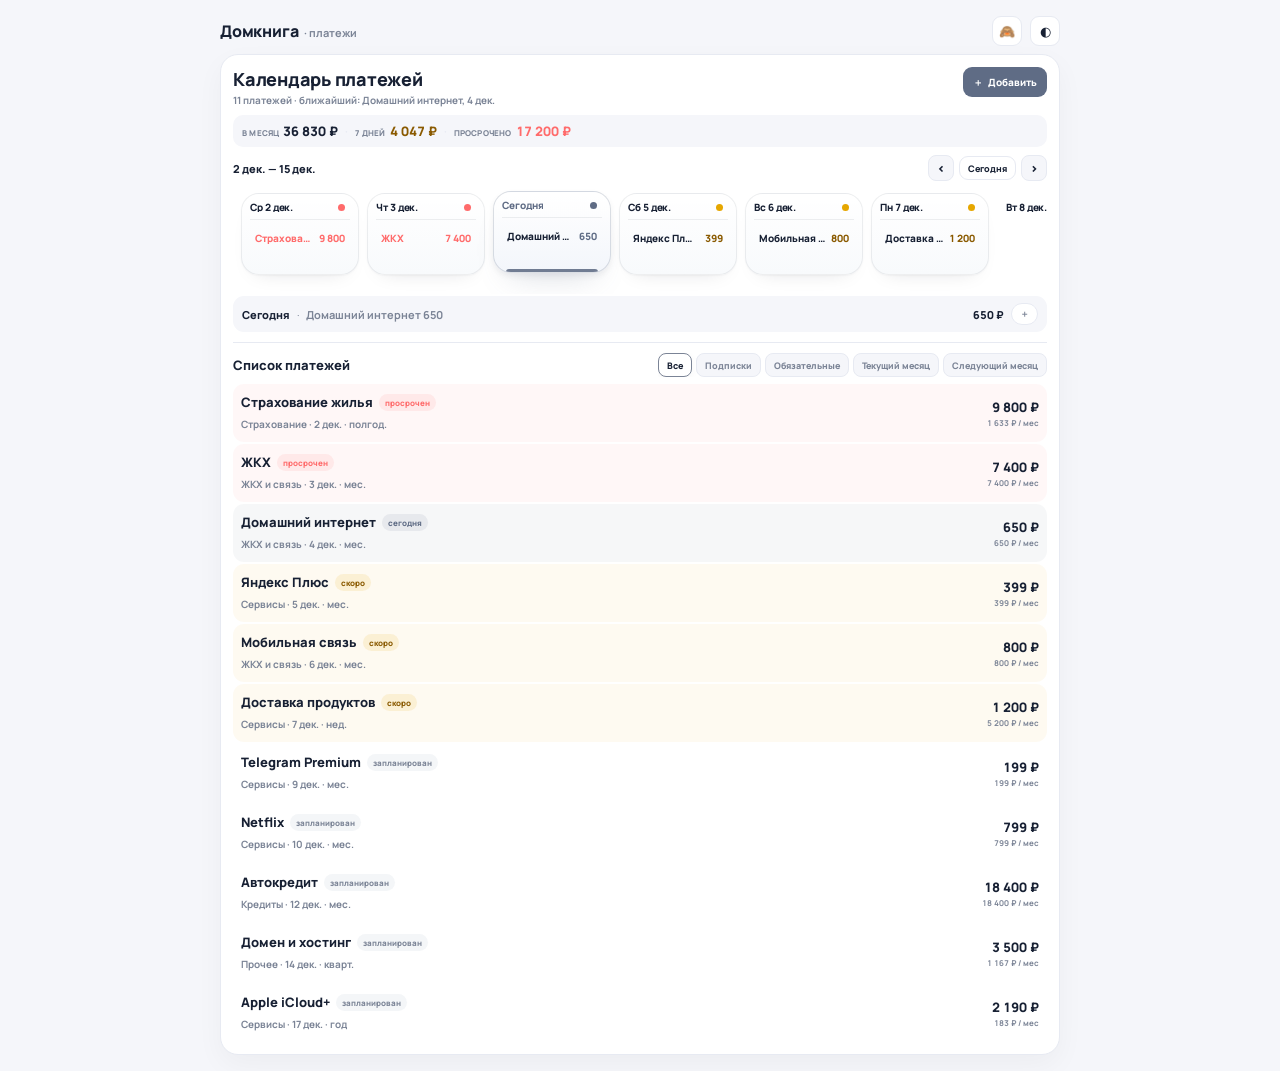
<file: Планируемые платежи/планируемые платежи.html>
<!doctype html>
<html lang="ru">
<head>
  <meta charset="utf-8" />
  <meta name="viewport" content="width=device-width, initial-scale=1, viewport-fit=cover" />
  <title>Домкнига — Платежи</title>

  <link rel="preconnect" href="https://fonts.googleapis.com">
  <link rel="preconnect" href="https://fonts.gstatic.com" crossorigin>
  <link href="https://fonts.googleapis.com/css2?family=Manrope:wght@400;500;600;700;800&display=swap" rel="stylesheet">

  <style>
    :root {
      --bg: #f5f6fa;
      --card: #fff;
      --text: #172033;
      --muted: #7b8496;
      --line: #e7eaf2;

      --accent: #5f6c85;
      --accent-soft: rgba(95, 108, 133, .10);

      --green: #00b894;
      --amber: #e6a700;
      --amber-text: #8a5a00;
      --red: #ff6b6b;
      --slate: #94a3b8;

      --green-bg: rgba(0, 184, 148, .10);
      --amber-bg: rgba(230, 167, 0, .12);
      --red-bg: rgba(255, 107, 107, .10);
      --slate-bg: rgba(148, 163, 184, .10);

      --tile-bg: linear-gradient(180deg, #ffffff 0%, #f8fafc 100%);
      --tile-bg-selected: linear-gradient(180deg, #ffffff 0%, #f3f6fb 100%);

      --tile-border: rgba(23, 32, 51, .07);
      --tile-border-hover: rgba(23, 32, 51, .12);
      --tile-border-selected: rgba(95, 108, 133, .34);
      --tile-border-today: rgba(95, 108, 133, .22);

      --tile-shadow:
        0 1px 2px rgba(16, 24, 40, .04),
        0 10px 22px -16px rgba(16, 24, 40, .18);

      --tile-shadow-hover:
        0 2px 4px rgba(16, 24, 40, .05),
        0 16px 28px -18px rgba(16, 24, 40, .22);

      --tile-shadow-selected:
        0 3px 6px rgba(16, 24, 40, .06),
        0 18px 32px -18px rgba(95, 108, 133, .28);

      --tile-sheen: linear-gradient(
        180deg,
        rgba(255, 255, 255, .72),
        rgba(255, 255, 255, 0) 42%
      );

      --tile-divider: rgba(23, 32, 51, .07);
      --tile-chip-bg: rgba(23, 32, 51, .055);
      --tile-chip-hover: rgba(23, 32, 51, .085);

      --slot-hover: rgba(23, 32, 51, .045);

      --shadow: 0 10px 28px rgba(0, 0, 0, .04);
      --radius: 18px;

      color-scheme: light;
    }

    [data-theme="dark"] {
      --bg: #0f1220;
      --card: #191e30;
      --text: #eef0ff;
      --muted: #8b93ad;
      --line: #262d45;

      --accent: #8b9bb4;
      --accent-soft: rgba(139, 155, 180, .12);

      --green: #2ee6c0;
      --amber: #ffd93d;
      --amber-text: #ffd93d;
      --red: #ff8080;
      --slate: #7f8ea8;

      --green-bg: rgba(46, 230, 192, .12);
      --amber-bg: rgba(255, 217, 61, .12);
      --red-bg: rgba(255, 128, 128, .12);
      --slate-bg: rgba(127, 142, 168, .12);

      --tile-bg: linear-gradient(180deg, #1d2439 0%, #182034 100%);
      --tile-bg-selected: linear-gradient(180deg, #202944 0%, #1a2339 100%);

      --tile-border: rgba(255, 255, 255, .07);
      --tile-border-hover: rgba(255, 255, 255, .12);
      --tile-border-selected: rgba(139, 155, 180, .38);
      --tile-border-today: rgba(139, 155, 180, .26);

      --tile-shadow:
        0 1px 2px rgba(0, 0, 0, .22),
        0 14px 28px -18px rgba(0, 0, 0, .55);

      --tile-shadow-hover:
        0 2px 4px rgba(0, 0, 0, .25),
        0 18px 34px -18px rgba(0, 0, 0, .62);

      --tile-shadow-selected:
        0 3px 8px rgba(0, 0, 0, .28),
        0 20px 38px -18px rgba(0, 0, 0, .68);

      --tile-sheen: linear-gradient(
        180deg,
        rgba(255, 255, 255, .055),
        rgba(255, 255, 255, 0) 42%
      );

      --tile-divider: rgba(255, 255, 255, .07);
      --tile-chip-bg: rgba(255, 255, 255, .07);
      --tile-chip-hover: rgba(255, 255, 255, .11);

      --slot-hover: rgba(255, 255, 255, .055);

      --shadow: 0 10px 28px rgba(0, 0, 0, .20);

      color-scheme: dark;
    }

    * {
      box-sizing: border-box;
      -webkit-tap-highlight-color: transparent;
    }

    [hidden] {
      display: none !important;
    }

    body {
      margin: 0;
      background: var(--bg);
      color: var(--text);
      font-family: 'Manrope', -apple-system, BlinkMacSystemFont, "Segoe UI", Roboto, sans-serif;
      display: grid;
      place-items: start center;
      min-height: 100dvh;
      padding:
        max(16px, env(safe-area-inset-top))
        max(12px, env(safe-area-inset-right))
        max(16px, env(safe-area-inset-bottom))
        max(12px, env(safe-area-inset-left));
      transition: background .2s, color .2s;
    }

    button,
    input,
    select {
      font: inherit;
    }

    button:focus:not(:focus-visible),
    input:focus:not(:focus-visible),
    select:focus:not(:focus-visible) {
      outline: none;
    }

    :focus-visible {
      outline: 2px solid var(--accent);
      outline-offset: 2px;
    }

    .stage {
      width: 100%;
      max-width: 840px;
    }

    .topline {
      display: flex;
      justify-content: space-between;
      align-items: center;
      gap: 10px;
      margin-bottom: 8px;
    }

    .brand {
      min-width: 0;
      display: flex;
      align-items: baseline;
      gap: 6px;
      flex-wrap: wrap;
    }

    .brand b {
      font-size: 16px;
      font-weight: 800;
      letter-spacing: -.2px;
    }

    .brand span {
      color: var(--muted);
      font-size: 11px;
      font-weight: 700;
      white-space: nowrap;
    }

    .top-actions {
      display: flex;
      align-items: center;
      gap: 8px;
      flex: 0 0 auto;
    }

    .icon-btn {
      width: 30px;
      height: 30px;
      border-radius: 9px;
      border: 1px solid var(--line);
      background: var(--card);
      color: var(--text);
      font-size: 13px;
      cursor: pointer;
      display: grid;
      place-items: center;
      transition: background .15s, transform .1s;
    }

    .icon-btn:active {
      transform: scale(.96);
    }

    .card {
      background: var(--card);
      border: 1px solid var(--line);
      border-radius: var(--radius);
      padding: 12px;
      box-shadow: var(--shadow);
      container-type: inline-size;
      container-name: card;

      --fs-2xs: 9px;
      --fs-xs: 10px;
      --fs-sm: 11px;
      --fs-md: 13px;
      --fs-lg: 15px;
    }

    @supports (width: 1cqi) {
      .card {
        --fs-2xs: clamp(8px, 1.45cqi, 10px);
        --fs-xs: clamp(9px, 1.65cqi, 11px);
        --fs-sm: clamp(10px, 1.85cqi, 13px);
        --fs-md: clamp(12px, 2.15cqi, 15px);
        --fs-lg: clamp(13px, 2.45cqi, 18px);
      }
    }

    .head {
      display: flex;
      align-items: flex-start;
      justify-content: space-between;
      gap: 8px;
      margin-bottom: 8px;
    }

    .head-text {
      min-width: 0;
    }

    .title {
      margin: 0;
      font-size: var(--fs-lg);
      font-weight: 800;
      letter-spacing: -.25px;
      white-space: nowrap;
    }

    .subtitle {
      margin-top: 2px;
      color: var(--muted);
      font-size: var(--fs-2xs);
      font-weight: 700;
      white-space: nowrap;
      overflow: hidden;
      text-overflow: ellipsis;
    }

    .btn {
      min-width: 0;
      height: 30px;
      border-radius: 9px;
      border: 1px solid var(--line);
      background: var(--bg);
      color: var(--text);
      font-size: var(--fs-2xs);
      font-weight: 800;
      cursor: pointer;
      display: inline-flex;
      align-items: center;
      justify-content: center;
      gap: 5px;
      padding: 0 9px;
      white-space: nowrap;
      transition: background .15s, border-color .15s, transform .1s, filter .15s;
    }

    .btn:hover {
      background: var(--card);
      border-color: var(--muted);
    }

    .btn:active {
      transform: scale(.97);
    }

    .btn.primary {
      background: var(--accent);
      color: #fff;
      border-color: transparent;
    }

    .btn.primary:hover {
      filter: brightness(1.06);
    }

    .btn.ghost {
      background: transparent;
    }

    .btn.small {
      height: 24px;
      padding: 0 8px;
      font-size: 9px;
    }

    .stats-line {
      display: flex;
      align-items: center;
      gap: 7px;
      margin-bottom: 8px;
      padding: 7px 9px;
      border-radius: 10px;
      background: var(--bg);
      white-space: nowrap;
      overflow-x: auto;
      overflow-y: hidden;
      min-width: 0;
      font-size: var(--fs-2xs);
      scrollbar-width: none;
    }

    .stats-line::-webkit-scrollbar {
      display: none;
    }

    .sl-item {
      display: inline-flex;
      align-items: baseline;
      gap: 4px;
      flex: 0 0 auto;
      min-width: 0;
    }

    .sl-item span {
      color: var(--muted);
      font-size: 8px;
      font-weight: 800;
      text-transform: uppercase;
      letter-spacing: .2px;
      white-space: nowrap;
    }

    .sl-item strong {
      font-size: var(--fs-sm);
      font-weight: 800;
      font-variant-numeric: tabular-nums;
      white-space: nowrap;
    }

    .sl-sep {
      color: var(--line);
      flex: 0 0 auto;
      font-weight: 800;
    }

    .sl-item.warn strong {
      color: var(--amber-text);
    }

    .sl-item.danger strong {
      color: var(--red);
    }

    .cal-toolbar {
      display: flex;
      align-items: center;
      justify-content: space-between;
      gap: 8px;
      margin-bottom: 2px;
      min-width: 0;
    }

    .cal-range {
      font-size: var(--fs-xs);
      font-weight: 800;
      white-space: nowrap;
      overflow: hidden;
      text-overflow: ellipsis;
      min-width: 0;
    }

    .cal-nav {
      display: flex;
      align-items: center;
      gap: 5px;
      flex: 0 0 auto;
    }

    .nav-btn {
      width: 26px;
      height: 26px;
      border-radius: 8px;
      border: 1px solid var(--line);
      background: var(--bg);
      color: var(--text);
      display: grid;
      place-items: center;
      cursor: pointer;
      font-size: 13px;
      font-weight: 800;
      transition: background .15s, border-color .15s, transform .1s;
      flex: 0 0 auto;
    }

    .nav-btn:hover {
      background: var(--card);
      border-color: var(--muted);
    }

    .nav-btn:active {
      transform: scale(.96);
    }

    .calendar-shell {
      background: transparent;
      border: none;
      border-radius: 0;
      padding: 0;
      overflow: visible;
      box-shadow: none;
    }

    .calendar-scroller {
      overflow: hidden;
      touch-action: pan-y;
      cursor: grab;
      user-select: none;
      -webkit-user-select: none;
      padding: 10px 2px 14px;
    }

    .calendar-scroller.dragging {
      cursor: grabbing;
    }

    .calendar-track {
      display: flex;
      align-items: flex-start;
      gap: 8px;
      width: max-content;
      min-width: 100%;
      padding: 0 6px;
      transform: translate3d(0, 0, 0);
      transition: transform .28s cubic-bezier(.2, .8, .2, 1);
      will-change: transform;
    }

    .calendar-track.dragging {
      transition: none;
    }

    .day-col {
      position: relative;
      isolation: isolate;
      flex: 0 0 118px;
      width: 118px;
      min-height: 82px;
      border: 1px solid var(--tile-border);
      border-radius: 18px;
      background: var(--tile-bg);
      box-shadow: var(--tile-shadow);
      padding: 8px;
      display: flex;
      flex-direction: column;
      gap: 7px;
      overflow: hidden;
      cursor: pointer;
      transition:
        transform .18s ease,
        box-shadow .18s ease,
        border-color .18s ease,
        background .18s ease;
    }

    .day-col::before {
      content: "";
      position: absolute;
      inset: 0;
      border-radius: inherit;
      background: var(--tile-sheen);
      pointer-events: none;
      z-index: 0;
    }

    .day-col > * {
      position: relative;
      z-index: 1;
    }

    .day-col:hover:not(.empty) {
      transform: translateY(-2px);
      border-color: var(--tile-border-hover);
      box-shadow: var(--tile-shadow-hover);
    }

    .day-col.selected {
      transform: translateY(-2px);
      border-color: var(--tile-border-selected);
      background: var(--tile-bg-selected);
      box-shadow: var(--tile-shadow-selected);
    }

    .day-col.selected::after {
      content: "";
      position: absolute;
      left: 12px;
      right: 12px;
      bottom: 0;
      height: 3px;
      border-radius: 3px 3px 0 0;
      background: var(--accent);
      opacity: .88;
      z-index: 2;
    }

    .day-col.today:not(.empty) {
      border-color: var(--tile-border-today);
    }

    .day-col.empty {
      background: transparent;
      border-color: transparent;
      box-shadow: none;
      min-height: 76px;
    }

    .day-col.empty::before,
    .day-col.empty::after {
      display: none;
    }

    .day-col.empty.selected {
      background: var(--tile-bg-selected);
      border-color: var(--tile-border-selected);
      box-shadow: var(--tile-shadow-selected);
    }

    .day-col.empty.selected::before {
      display: block;
    }

    .day-col.empty.selected::after {
      display: block;
    }

    .day-head {
      display: grid;
      grid-template-columns: minmax(0, 1fr) auto auto;
      align-items: center;
      gap: 5px;
      min-width: 0;
    }

    .dh-select {
      min-width: 0;
      border: 0;
      background: transparent;
      color: inherit;
      padding: 0;
      cursor: pointer;
      display: flex;
      align-items: center;
    }

    .dh-label {
      font-size: 10px;
      font-weight: 800;
      line-height: 1;
      letter-spacing: -.08px;
      white-space: nowrap;
      overflow: hidden;
      text-overflow: ellipsis;
      min-width: 0;
      font-variant-numeric: tabular-nums;
    }

    .day-col.today .dh-label {
      color: var(--accent);
    }

    .dh-toggle {
      min-width: 18px;
      height: 18px;
      padding: 0 5px;
      border: 0;
      border-radius: 999px;
      background: var(--tile-chip-bg);
      color: var(--muted);
      font-size: 9px;
      font-weight: 800;
      line-height: 1;
      cursor: pointer;
      display: inline-flex;
      align-items: center;
      justify-content: center;
      transition:
        background .15s ease,
        color .15s ease,
        box-shadow .15s ease;
    }

    .dh-toggle:hover {
      background: var(--tile-chip-hover);
      color: var(--text);
    }

    .dh-toggle[aria-expanded="true"] {
      background: var(--accent-soft);
      color: var(--accent);
    }

    .dh-dot {
      width: 7px;
      height: 7px;
      border-radius: 50%;
      background: transparent;
      flex: 0 0 auto;
    }

    .dh-dot.overdue {
      background: var(--red);
    }

    .dh-dot.today {
      background: var(--accent);
      animation: pulse 1.8s ease-in-out infinite;
    }

    .dh-dot.soon {
      background: var(--amber);
    }

    .dh-dot.paid {
      background: var(--green);
    }

    .dh-dot.planned {
      background: var(--slate);
    }

    .dh-dot.empty {
      opacity: 0;
    }

    @keyframes pulse {
      0%, 100% {
        opacity: 1;
        transform: scale(1);
      }
      50% {
        opacity: .45;
        transform: scale(.82);
      }
    }

    .day-slots {
      display: flex;
      flex-direction: column;
      gap: 4px;
      min-height: 44px;
      padding-top: 6px;
      border-top: 1px solid var(--tile-divider);
    }

    .slot {
      width: 100%;
      min-height: 24px;
      border: 0;
      border-radius: 8px;
      background: transparent;
      color: var(--text);
      padding: 4px 5px;
      text-align: left;
      cursor: pointer;
      display: flex;
      align-items: center;
      justify-content: space-between;
      gap: 6px;
      min-width: 0;
      transition:
        background .15s ease,
        transform .1s ease,
        box-shadow .15s ease;
    }

    .slot:hover {
      background: var(--slot-hover);
    }

    .slot:active {
      transform: scale(.985);
    }

    .slot.selected {
      background: var(--accent-soft);
      box-shadow: inset 0 0 0 1px rgba(95, 108, 133, .18);
    }

    .sl-name {
      font-size: 10px;
      font-weight: 800;
      line-height: 1.1;
      min-width: 0;
      overflow: hidden;
      text-overflow: ellipsis;
      white-space: nowrap;
      flex: 1 1 auto;
    }

    .sl-amt {
      font-size: 10px;
      font-weight: 800;
      line-height: 1;
      font-variant-numeric: tabular-nums;
      white-space: nowrap;
      flex: 0 0 auto;
    }

    .slot.overdue .sl-name,
    .slot.overdue .sl-amt {
      color: var(--red);
    }

    .slot.today .sl-amt {
      color: var(--accent);
    }

    .slot.soon .sl-amt {
      color: var(--amber-text);
    }

    .slot.paid {
      opacity: .62;
    }

    .slot.paid .sl-amt {
      color: var(--green);
      text-decoration: line-through;
      text-decoration-thickness: 1px;
    }

    .day-empty {
      min-height: 44px;
      display: grid;
      place-items: center;
      color: var(--muted);
      font-size: 10px;
      font-weight: 800;
      opacity: .25;
      border-top: 1px solid transparent;
    }

    .day-col.empty.selected .day-empty {
      border-top-color: var(--tile-divider);
    }

    .daybar {
      margin-top: 2px;
      min-height: 34px;
      border: none;
      border-radius: 11px;
      background: var(--bg);
      padding: 7px 9px;
      display: flex;
      align-items: center;
      gap: 7px;
      min-width: 0;
      white-space: nowrap;
      overflow: hidden;
      font-size: var(--fs-xs);
    }

    .db-date {
      font-weight: 800;
      flex: 0 0 auto;
    }

    .db-sep {
      color: var(--muted);
      flex: 0 0 auto;
    }

    .db-text {
      min-width: 0;
      overflow: hidden;
      text-overflow: ellipsis;
      color: var(--muted);
      font-weight: 700;
      flex: 1 1 auto;
    }

    .db-strong {
      color: var(--text);
      font-weight: 800;
      font-variant-numeric: tabular-nums;
      white-space: nowrap;
      flex: 0 0 auto;
    }

    .db-btn {
      height: 22px;
      border-radius: 999px;
      border: 1px solid var(--line);
      background: var(--card);
      color: var(--muted);
      font-size: 9px;
      font-weight: 800;
      padding: 0 8px;
      cursor: pointer;
      white-space: nowrap;
      flex: 0 0 auto;
      transition: background .15s, color .15s, border-color .15s;
    }

    .db-btn:hover {
      background: var(--bg);
      color: var(--text);
      border-color: var(--muted);
    }

    .list-section {
      margin-top: 10px;
      border-top: 1px solid var(--line);
      padding-top: 10px;
    }

    .list-head {
      display: flex;
      align-items: center;
      justify-content: space-between;
      gap: 8px;
      margin-bottom: 7px;
      min-width: 0;
    }

    .list-title {
      margin: 0;
      font-size: var(--fs-sm);
      font-weight: 800;
      white-space: nowrap;
      flex: 0 0 auto;
    }

    .filters {
      display: flex;
      align-items: center;
      gap: 4px;
      overflow-x: auto;
      scrollbar-width: none;
      max-width: 100%;
      min-width: 0;
    }

    .filters::-webkit-scrollbar {
      display: none;
    }

    .filters button {
      flex: 0 0 auto;
      height: 24px;
      border-radius: 8px;
      border: 1px solid var(--line);
      background: var(--bg);
      color: var(--muted);
      font-size: 9px;
      font-weight: 800;
      padding: 0 8px;
      cursor: pointer;
      white-space: nowrap;
      transition: background .15s, color .15s, border-color .15s, box-shadow .15s;
    }

    .filters button:hover {
      border-color: var(--muted);
      color: var(--text);
    }

    .filters button.on {
      background: var(--card);
      color: var(--text);
      border-color: var(--muted);
      box-shadow: 0 2px 8px rgba(0, 0, 0, .04);
    }

    .lbl-short {
      display: none;
    }

    @media (max-width: 760px) {
      .lbl-full {
        display: none;
      }

      .lbl-short {
        display: inline;
      }
    }

    .list {
      display: grid;
      gap: 2px;
    }

    .row {
      width: 100%;
      display: grid;
      grid-template-columns: minmax(0, 1fr) auto;
      gap: 8px;
      align-items: center;
      text-align: left;
      border: 1px solid transparent;
      background: transparent;
      color: var(--text);
      border-radius: 11px;
      padding: 8px 7px;
      cursor: pointer;
      transition: background .15s, border-color .15s, transform .1s;
    }

    .row:hover {
      background: var(--bg);
    }

    .row:active {
      transform: scale(.995);
    }

    .row.overdue {
      background: rgba(255, 107, 107, .055);
    }

    .row.today {
      background: rgba(95, 108, 133, .055);
    }

    .row.soon {
      background: rgba(230, 167, 0, .055);
    }

    .row.paid {
      background: rgba(0, 184, 148, .055);
      opacity: .78;
    }

    .r-main {
      min-width: 0;
    }

    .r-top {
      display: flex;
      align-items: center;
      gap: 6px;
      min-width: 0;
    }

    .r-name {
      font-size: var(--fs-sm);
      font-weight: 800;
      min-width: 0;
      overflow: hidden;
      text-overflow: ellipsis;
      white-space: nowrap;
    }

    .r-meta {
      margin-top: 1px;
      color: var(--muted);
      font-size: var(--fs-2xs);
      font-weight: 700;
      min-width: 0;
      overflow: hidden;
      text-overflow: ellipsis;
      white-space: nowrap;
    }

    .r-right {
      display: flex;
      flex-direction: column;
      align-items: flex-end;
      gap: 1px;
      flex: 0 0 auto;
      min-width: 0;
    }

    .r-amt {
      font-size: var(--fs-sm);
      font-weight: 800;
      font-variant-numeric: tabular-nums;
      white-space: nowrap;
    }

    .r-month {
      color: var(--muted);
      font-size: 8px;
      font-weight: 700;
      font-variant-numeric: tabular-nums;
      white-space: nowrap;
    }

    .pill {
      font-size: 8px;
      font-weight: 800;
      padding: 3px 6px;
      border-radius: 999px;
      white-space: nowrap;
      background: var(--slate-bg);
      color: var(--muted);
      flex: 0 0 auto;
    }

    .pill.overdue {
      background: var(--red-bg);
      color: var(--red);
    }

    .pill.today {
      background: var(--accent-soft);
      color: var(--accent);
    }

    .pill.soon {
      background: var(--amber-bg);
      color: var(--amber-text);
    }

    .pill.paid {
      background: var(--green-bg);
      color: var(--green);
    }

    .empty-state {
      padding: 14px 8px;
      color: var(--muted);
      font-size: var(--fs-xs);
      font-weight: 700;
      text-align: center;
    }

    .backdrop {
      position: fixed;
      inset: 0;
      z-index: 100;
      background: rgba(15, 18, 32, .40);
      backdrop-filter: blur(6px);
      display: flex;
      align-items: center;
      justify-content: center;
      padding:
        calc(14px + env(safe-area-inset-top))
        calc(12px + env(safe-area-inset-right))
        calc(14px + env(safe-area-inset-bottom))
        calc(12px + env(safe-area-inset-left));
      animation: fade .18s;
    }

    @keyframes fade {
      from { opacity: 0; }
      to { opacity: 1; }
    }

    .modal {
      width: 100%;
      max-width: 390px;
      max-height: calc(100dvh - 28px);
      background: var(--card);
      border: 1px solid var(--line);
      border-radius: 17px;
      box-shadow: 0 24px 60px rgba(0, 0, 0, .15);
      animation: rise .22s cubic-bezier(.16, 1, .3, 1);
      overflow: hidden;
      display: flex;
      flex-direction: column;
    }

    @keyframes rise {
      from {
        opacity: 0;
        transform: translateY(14px) scale(.98);
      }
      to {
        opacity: 1;
        transform: none;
      }
    }

    .m-head {
      padding: 13px;
      border-bottom: 1px solid var(--line);
      background: linear-gradient(180deg, var(--bg) 0%, var(--card) 100%);
      display: flex;
      align-items: center;
      justify-content: space-between;
      gap: 8px;
      flex: 0 0 auto;
    }

    .m-head h3 {
      margin: 0;
      font-size: 14px;
      font-weight: 800;
      letter-spacing: -.2px;
      display: flex;
      align-items: center;
      gap: 7px;
      min-width: 0;
    }

    .m-close {
      width: 28px;
      height: 28px;
      border-radius: 8px;
      border: 1px solid var(--line);
      background: var(--card);
      color: var(--muted);
      display: grid;
      place-items: center;
      cursor: pointer;
      font-size: 16px;
      transition: background .15s;
      flex: 0 0 auto;
    }

    .m-close:hover {
      background: var(--bg);
      color: var(--text);
    }

    .m-body {
      padding: 13px;
      overflow: auto;
      -webkit-overflow-scrolling: touch;
    }

    .form-grid {
      display: grid;
      gap: 8px;
    }

    .field {
      display: flex;
      flex-direction: column;
      gap: 4px;
      min-width: 0;
    }

    .field label {
      font-size: 8px;
      font-weight: 800;
      color: var(--muted);
      text-transform: uppercase;
      letter-spacing: .25px;
      white-space: nowrap;
      overflow: hidden;
      text-overflow: ellipsis;
    }

    .field input,
    .field select {
      width: 100%;
      height: 34px;
      border-radius: 9px;
      border: 1px solid var(--line);
      background: var(--bg);
      color: var(--text);
      font-size: 12px;
      font-weight: 700;
      padding: 0 9px;
      outline: none;
      transition: border-color .15s, background .15s;
      min-width: 0;
    }

    .field input:focus,
    .field select:focus {
      border-color: var(--accent);
      background: var(--card);
    }

    .field input.invalid,
    .field select.invalid {
      border-color: var(--red);
      background: var(--red-bg);
    }

    .field-row {
      display: grid;
      grid-template-columns: 1fr 1fr;
      gap: 8px;
      min-width: 0;
    }

    .type-seg {
      display: flex;
      background: var(--bg);
      border: 1px solid var(--line);
      border-radius: 9px;
      padding: 2px;
      gap: 2px;
    }

    .type-seg button {
      flex: 1;
      height: 30px;
      border: 0;
      background: transparent;
      color: var(--muted);
      font-size: 10px;
      font-weight: 800;
      border-radius: 7px;
      cursor: pointer;
      transition: background .15s, color .15s, box-shadow .15s;
    }

    .type-seg button.on {
      background: var(--card);
      color: var(--text);
      box-shadow: 0 2px 8px rgba(0, 0, 0, .04);
    }

    .form-foot {
      display: flex;
      gap: 7px;
      padding: 11px 13px;
      border-top: 1px solid var(--line);
      background: var(--bg);
      flex: 0 0 auto;
    }

    .form-foot .btn {
      flex: 1;
      height: 34px;
      border-radius: 9px;
      font-size: var(--fs-xs);
    }

    #toast {
      position: fixed;
      left: 50%;
      bottom: calc(20px + env(safe-area-inset-bottom));
      transform: translateX(-50%) translateY(12px);
      background: var(--text);
      color: var(--card);
      padding: 9px 13px;
      border-radius: 10px;
      font-size: 11px;
      font-weight: 800;
      opacity: 0;
      pointer-events: none;
      transition: .2s;
      z-index: 150;
      white-space: nowrap;
      max-width: min(90vw, 340px);
      overflow: hidden;
      text-overflow: ellipsis;
    }

    #toast.show {
      opacity: 1;
      transform: translateX(-50%) translateY(0);
    }

    .sr-only {
      position: absolute;
      width: 1px;
      height: 1px;
      padding: 0;
      margin: -1px;
      overflow: hidden;
      clip: rect(0, 0, 0, 0);
      white-space: nowrap;
      border: 0;
    }

    @media (max-width: 620px) {
      .head {
        align-items: center;
      }

      .day-col {
        flex-basis: 110px;
        width: 110px;
      }

      .stats-line {
        gap: 5px;
        padding: 6px 8px;
      }

      .sl-item {
        gap: 3px;
      }
    }

    @media (max-width: 430px) {
      .card {
        padding: 11px;
      }

      .day-col {
        flex-basis: 102px;
        width: 102px;
        min-height: 76px;
        padding: 7px;
        border-radius: 16px;
      }

      .dh-label,
      .sl-name,
      .sl-amt {
        font-size: 9.5px;
      }

      .dh-toggle {
        min-width: 16px;
        height: 16px;
        padding: 0 4px;
        font-size: 8.5px;
      }

      .slot {
        padding: 4px;
        min-height: 22px;
      }

      .day-slots {
        gap: 3px;
        padding-top: 5px;
      }

      .stats-line {
        font-size: 8px;
      }

      .sl-item span {
        font-size: 7px;
      }

      .sl-item strong {
        font-size: 10px;
      }

      .list-head {
        align-items: flex-start;
        flex-direction: column;
      }

      .filters {
        width: 100%;
      }

      .field-row {
        grid-template-columns: 1fr;
      }
    }

    @media (prefers-reduced-motion: reduce) {
      *,
      *::before,
      *::after {
        animation-duration: .01ms !important;
        animation-iteration-count: 1 !important;
        transition-duration: .01ms !important;
        scroll-behavior: auto !important;
      }
    }
  </style>
</head>

<body>
  <div class="stage">
    <div class="topline">
      <div class="brand">
        <b>Домкнига</b>
        <span>· платежи</span>
      </div>

      <div class="top-actions">
        <button class="icon-btn" id="hideBtn" type="button" aria-label="Скрыть суммы" aria-pressed="false" title="Скрыть суммы">🙈</button>
        <button class="icon-btn" id="themeBtn" type="button" aria-label="Переключить тему" title="Тема">◐</button>
      </div>
    </div>

    <section class="card">
      <div class="head">
        <div class="head-text">
          <h1 class="title">Календарь платежей</h1>
          <div class="subtitle" id="summaryLine">—</div>
        </div>

        <button class="btn primary" id="addBtn" type="button">
          <span>＋</span>
          <span>Добавить</span>
        </button>
      </div>

      <div class="stats-line" aria-label="Сводка платежей">
        <span class="sl-item">
          <span>В месяц</span>
          <strong id="statMonthly">—</strong>
        </span>

        <span class="sl-sep">·</span>

        <span class="sl-item" id="stat7Wrap">
          <span>7 дней</span>
          <strong id="stat7">—</strong>
        </span>

        <span class="sl-sep">·</span>

        <span class="sl-item" id="statOverdueWrap">
          <span>Просрочено</span>
          <strong id="statOverdue">—</strong>
        </span>
      </div>

      <section>
        <div class="cal-toolbar">
          <div class="cal-range" id="calRange">—</div>

          <div class="cal-nav">
            <button class="nav-btn" id="prevDay" type="button" aria-label="Предыдущий день">‹</button>
            <button class="btn small ghost" id="todayBtn" type="button">Сегодня</button>
            <button class="nav-btn" id="nextDay" type="button" aria-label="Следующий день">›</button>
          </div>
        </div>

        <div class="calendar-shell">
          <div class="calendar-scroller" id="calendarScroller">
            <div class="calendar-track" id="calendarTrack" role="grid" aria-label="Календарь платежей"></div>
          </div>
        </div>

        <div class="daybar" id="dayBar"></div>
      </section>

      <section class="list-section">
        <div class="list-head">
          <h2 class="list-title">Список платежей</h2>

          <div class="filters" id="filterSeg" role="group" aria-label="Фильтр списка">
            <button type="button" data-filter="all" class="on" aria-pressed="true">
              <span class="lbl-full">Все</span>
              <span class="lbl-short">Все</span>
            </button>

            <button type="button" data-filter="subs" aria-pressed="false">
              <span class="lbl-full">Подписки</span>
              <span class="lbl-short">Подп.</span>
            </button>

            <button type="button" data-filter="mandatory" aria-pressed="false">
              <span class="lbl-full">Обязательные</span>
              <span class="lbl-short">Обяз.</span>
            </button>

            <button type="button" data-filter="current" aria-pressed="false">
              <span class="lbl-full">Текущий месяц</span>
              <span class="lbl-short">Тек. месяц</span>
            </button>

            <button type="button" data-filter="next" aria-pressed="false">
              <span class="lbl-full">Следующий месяц</span>
              <span class="lbl-short">След. месяц</span>
            </button>
          </div>
        </div>

        <div class="list" id="list"></div>
      </section>
    </section>
  </div>

  <div class="backdrop" id="backdrop" hidden>
    <div class="modal" role="dialog" aria-modal="true" aria-labelledby="mTitle" id="modal"></div>
  </div>

  <div id="toast" role="status" aria-live="polite"></div>
  <div id="srStatus" class="sr-only" aria-live="polite"></div>

  <script>
    const $ = (s, root = document) => root.querySelector(s);
    const $$ = (s, root = document) => Array.from(root.querySelectorAll(s));

    const numberFormatter = new Intl.NumberFormat('ru-RU', { maximumFractionDigits: 0 });
    const fmt = n => numberFormatter.format(Math.round(Number(n) || 0));
    const DAY_MS = 86400000;
    const WINDOW_DAYS = 14;
    const COLLAPSED_VISIBLE = 1;

    const SHORT_SWIPE_PX = 34;
    const LONG_SWIPE_PX = 90;
    const DRAG_CLICK_THRESHOLD_PX = 8;

    const reduced = () => window.matchMedia('(prefers-reduced-motion: reduce)').matches;

    function esc(value) {
      return String(value ?? '')
        .replace(/&/g, '&amp;')
        .replace(/</g, '&lt;')
        .replace(/>/g, '&gt;')
        .replace(/"/g, '&quot;')
        .replace(/'/g, '&#39;');
    }

    function plural(n, forms) {
      const abs = Math.abs(n);
      const n10 = abs % 10;
      const n100 = abs % 100;

      if (n10 === 1 && n100 !== 11) return forms[0];
      if (n10 >= 2 && n10 <= 4 && (n100 < 10 || n100 >= 20)) return forms[1];
      return forms[2];
    }

    function storeGet(key) {
      try {
        return localStorage.getItem(key);
      } catch (_) {
        return null;
      }
    }

    function storeSet(key, value) {
      try {
        localStorage.setItem(key, value);
      } catch (_) {}
    }

    /* ====== DATE ====== */

    const pad = n => String(n).padStart(2, '0');

    const MONTHS_RU_GEN = [
      'января', 'февраля', 'марта', 'апреля', 'мая', 'июня',
      'июля', 'августа', 'сентября', 'октября', 'ноября', 'декабря'
    ];

    const MONTHS_RU_SHORT = [
      'янв.', 'фев.', 'мар.', 'апр.', 'мая', 'июн.',
      'июл.', 'авг.', 'сент.', 'окт.', 'нояб.', 'дек.'
    ];

    const WEEKDAYS_SHORT = ['вс', 'пн', 'вт', 'ср', 'чт', 'пт', 'сб'];

    function makeDate(y, m, d) {
      return new Date(y, m, d, 12, 0, 0, 0);
    }

    function dateKey(d) {
      return `${d.getFullYear()}-${pad(d.getMonth() + 1)}-${pad(d.getDate())}`;
    }

    function parseKey(key) {
      const [y, m, d] = key.split('-').map(Number);
      return makeDate(y, m - 1, d);
    }

    function addDays(d, n) {
      const x = new Date(d);
      x.setDate(x.getDate() + n);
      x.setHours(12, 0, 0, 0);
      return x;
    }

    function addMonths(d, n) {
      const y = d.getFullYear();
      const m = d.getMonth() + n;
      const day = d.getDate();
      const last = new Date(y, m + 1, 0).getDate();
      return makeDate(y, m, Math.min(day, last));
    }

    function diffDays(a, b) {
      return Math.round((b.getTime() - a.getTime()) / DAY_MS);
    }

    function formatShortDate(d) {
      return `${d.getDate()} ${MONTHS_RU_SHORT[d.getMonth()]}`;
    }

    function formatFullDate(d) {
      return `${d.getDate()} ${MONTHS_RU_GEN[d.getMonth()]} ${d.getFullYear()}`;
    }

    function capitalize(s) {
      return s.charAt(0).toUpperCase() + s.slice(1);
    }

    function dayLabel(d, isToday) {
      if (isToday) return 'Сегодня';
      return `${capitalize(WEEKDAYS_SHORT[d.getDay()])} ${d.getDate()} ${MONTHS_RU_SHORT[d.getMonth()]}`;
    }

    function monthRange(anchor) {
      const start = makeDate(anchor.getFullYear(), anchor.getMonth(), 1);
      const end = makeDate(anchor.getFullYear(), anchor.getMonth() + 1, 0);
      return { start, end };
    }

    const NOW = new Date();
    const TODAY = makeDate(NOW.getFullYear(), NOW.getMonth(), NOW.getDate());
    const TODAY_KEY = dateKey(TODAY);

    /* ====== CONFIG ====== */

    const CATS = {
      utility: { name: 'ЖКХ и связь', color: '#00b894' },
      credit: { name: 'Кредиты', color: '#ff7675' },
      service: { name: 'Сервисы', color: '#6c5ce7' },
      insurance: { name: 'Страхование', color: '#0984e3' },
      other: { name: 'Прочее', color: '#b2bec3' }
    };

    const FREQ = {
      weekly: {
        label: 'еженедельно',
        short: 'нед.',
        factor: 52 / 12,
        advance: d => addDays(d, 7)
      },
      monthly: {
        label: 'ежемесячно',
        short: 'мес.',
        factor: 1,
        advance: d => addMonths(d, 1)
      },
      quarterly: {
        label: 'раз в квартал',
        short: 'кварт.',
        factor: 1 / 3,
        advance: d => addMonths(d, 3)
      },
      semiannual: {
        label: 'раз в полгода',
        short: 'полгод.',
        factor: 1 / 6,
        advance: d => addMonths(d, 6)
      },
      yearly: {
        label: 'ежегодно',
        short: 'год',
        factor: 1 / 12,
        advance: d => addMonths(d, 12)
      }
    };

    const dOff = n => dateKey(addDays(TODAY, n));

    /* ====== DEMO DATA ====== */

    const SUBS = [
      {
        id: 'insurance',
        name: 'Страхование жилья',
        category: 'insurance',
        amount: 9800,
        freq: 'semiannual',
        mandatory: true,
        nextDue: dOff(-2)
      },
      {
        id: 'housing',
        name: 'ЖКХ',
        category: 'utility',
        amount: 7400,
        freq: 'monthly',
        mandatory: true,
        nextDue: dOff(-1)
      },
      {
        id: 'internet',
        name: 'Домашний интернет',
        category: 'utility',
        amount: 650,
        freq: 'monthly',
        mandatory: true,
        nextDue: dOff(0)
      },
      {
        id: 'yandex',
        name: 'Яндекс Плюс',
        category: 'service',
        amount: 399,
        freq: 'monthly',
        mandatory: false,
        nextDue: dOff(1)
      },
      {
        id: 'mobile',
        name: 'Мобильная связь',
        category: 'utility',
        amount: 800,
        freq: 'monthly',
        mandatory: true,
        nextDue: dOff(2)
      },
      {
        id: 'grocery',
        name: 'Доставка продуктов',
        category: 'service',
        amount: 1200,
        freq: 'weekly',
        mandatory: false,
        nextDue: dOff(3)
      },
      {
        id: 'telegram',
        name: 'Telegram Premium',
        category: 'service',
        amount: 199,
        freq: 'monthly',
        mandatory: false,
        nextDue: dOff(5)
      },
      {
        id: 'netflix',
        name: 'Netflix',
        category: 'service',
        amount: 799,
        freq: 'monthly',
        mandatory: false,
        nextDue: dOff(6)
      },
      {
        id: 'car-credit',
        name: 'Автокредит',
        category: 'credit',
        amount: 18400,
        freq: 'monthly',
        mandatory: true,
        nextDue: dOff(8)
      },
      {
        id: 'domain',
        name: 'Домен и хостинг',
        category: 'other',
        amount: 3500,
        freq: 'quarterly',
        mandatory: true,
        nextDue: dOff(10)
      },
      {
        id: 'icloud',
        name: 'Apple iCloud+',
        category: 'service',
        amount: 2190,
        freq: 'yearly',
        mandatory: false,
        nextDue: dOff(13)
      }
    ].map(s => ({
      ...s,
      monthly: Math.round(s.amount * FREQ[s.freq].factor),
      color: CATS[s.category]?.color || CATS.other.color
    }));

    const SUBS_BY_ID = Object.fromEntries(SUBS.map(s => [s.id, s]));

    /* ====== STATE ====== */

    const state = {
      hidden: storeGet('domkniga-dashboard-hidden') === '1',
      windowStart: addDays(TODAY, -2),
      selectedKey: TODAY_KEY,
      selectedOcc: null,
      expandedDays: new Set(),
      filter: 'all',
      paid: new Set(),
      translateX: 0
    };

    function money(n) {
      if (state.hidden) return '•••';
      return `${fmt(n)} ₽`;
    }

    function compactMoney(n) {
      if (state.hidden) return '•••';
      return fmt(n);
    }

    function occKey(subId, key) {
      return `${subId}|${key}`;
    }

    function isPaid(sub, key) {
      return state.paid.has(occKey(sub.id, key));
    }

    function togglePaid(sub, key) {
      const k = occKey(sub.id, key);
      if (state.paid.has(k)) state.paid.delete(k);
      else state.paid.add(k);
    }

    /* ====== RECURRENCE ====== */

    function advance(freq, d) {
      return FREQ[freq].advance(d);
    }

    function nextUnpaidDate(sub) {
      let d = parseKey(sub.nextDue);
      let guard = 0;

      while (guard < 300 && isPaid(sub, dateKey(d))) {
        d = advance(sub.freq, d);
        guard += 1;
      }

      return d;
    }

    function nextFutureUnpaidDate(sub) {
      let d = nextUnpaidDate(sub);
      let guard = 0;

      while (guard < 300 && d.getTime() < TODAY.getTime()) {
        d = advance(sub.freq, d);
        guard += 1;
      }

      return d;
    }

    function occurrenceOnOrAfter(sub, from) {
      let d = parseKey(sub.nextDue);
      let guard = 0;

      while (d.getTime() < from.getTime() && guard < 300) {
        d = advance(sub.freq, d);
        guard += 1;
      }

      return d;
    }

    function firstUnpaidInRange(sub, start, end) {
      let d = occurrenceOnOrAfter(sub, start);
      let guard = 0;

      while (d && d.getTime() <= end.getTime() && guard < 300) {
        const key = dateKey(d);
        if (!isPaid(sub, key)) {
          return { date: new Date(d), key };
        }

        d = advance(sub.freq, d);
        guard += 1;
      }

      return null;
    }

    function occurrencesInRange(start, end) {
      const out = [];

      SUBS.forEach(sub => {
        let d = parseKey(sub.nextDue);
        let guard = 0;

        while (d.getTime() < start.getTime() && guard < 300) {
          d = advance(sub.freq, d);
          guard += 1;
        }

        guard = 0;
        while (d.getTime() <= end.getTime() && guard < 300) {
          const key = dateKey(d);
          out.push({
            sub,
            date: new Date(d),
            key
          });

          d = advance(sub.freq, d);
          guard += 1;
        }
      });

      return out.sort((a, b) =>
        a.date.getTime() - b.date.getTime() ||
        b.sub.amount - a.sub.amount
      );
    }

    function occurrencesOnKey(key) {
      const d = parseKey(key);
      return occurrencesInRange(d, d).filter(x => x.key === key);
    }

    /* ====== STATUS ====== */

    function statusFor(sub, key) {
      if (isPaid(sub, key)) return 'paid';

      const d = parseKey(key);
      const diff = diffDays(TODAY, d);

      if (diff < 0) return 'overdue';
      if (diff === 0) return 'today';
      if (diff <= 3) return 'soon';
      return 'planned';
    }

    function statusLabel(status) {
      if (status === 'paid') return 'оплачен';
      if (status === 'overdue') return 'просрочен';
      if (status === 'today') return 'сегодня';
      if (status === 'soon') return 'скоро';
      return 'запланирован';
    }

    function dayStatus(items) {
      if (!items.length) return 'empty';

      const statuses = items.map(x => statusFor(x.sub, x.key));

      if (statuses.includes('overdue')) return 'overdue';
      if (statuses.includes('today')) return 'today';
      if (statuses.includes('soon')) return 'soon';
      if (statuses.every(s => s === 'paid')) return 'paid';
      return 'planned';
    }

    /* ====== LIST FILTER / SORT ====== */

    function getListItems() {
      const f = state.filter;
      const isPeriod = f === 'current' || f === 'next';

      const base = SUBS.filter(s => {
        if (f === 'subs') return !s.mandatory;
        if (f === 'mandatory') return s.mandatory;
        return true;
      });

      if (!isPeriod) {
        return base
          .map(s => {
            const due = nextUnpaidDate(s);
            return due ? { sub: s, due, key: dateKey(due) } : null;
          })
          .filter(Boolean);
      }

      const anchor = f === 'next' ? addMonths(TODAY, 1) : TODAY;
      const range = monthRange(anchor);

      return base
        .map(s => {
          const occ = firstUnpaidInRange(s, range.start, range.end);
          return occ ? { sub: s, due: occ.date, key: occ.key } : null;
        })
        .filter(Boolean);
    }

    function sortListItems(items) {
      const arr = [...items];

      arr.sort((a, b) => {
        const sa = statusFor(a.sub, a.key);
        const sb = statusFor(b.sub, b.key);

        const rank = {
          overdue: 0,
          today: 1,
          soon: 2,
          planned: 3,
          paid: 4
        };

        if (rank[sa] !== rank[sb]) return rank[sa] - rank[sb];
        if (a.due.getTime() !== b.due.getTime()) return a.due.getTime() - b.due.getTime();
        return b.sub.monthly - a.sub.monthly;
      });

      return arr;
    }

    /* ====== RENDER STATS ====== */

    function renderStats() {
      const monthly = SUBS.reduce((sum, s) => sum + s.monthly, 0);

      const end7 = addDays(TODAY, 6);
      const occ7 = occurrencesInRange(TODAY, end7)
        .filter(x => !isPaid(x.sub, x.key));

      const sum7 = occ7.reduce((sum, x) => sum + x.sub.amount, 0);

      const overdue = SUBS.filter(s => nextUnpaidDate(s).getTime() < TODAY.getTime());
      const overdueSum = overdue.reduce((sum, s) => sum + s.amount, 0);

      $('#statMonthly').textContent = money(monthly);
      $('#stat7').textContent = money(sum7);
      $('#statOverdue').textContent = money(overdueSum);

      $('#stat7Wrap').classList.toggle('warn', occ7.length > 0);
      $('#statOverdueWrap').classList.toggle('danger', overdue.length > 0);

      const nearest = SUBS
        .map(s => ({ s, d: nextFutureUnpaidDate(s) }))
        .filter(x => x.d.getTime() >= TODAY.getTime())
        .sort((a, b) => a.d.getTime() - b.d.getTime())[0];

      const countText = `${SUBS.length} ${plural(SUBS.length, ['платёж', 'платежа', 'платежей'])}`;
      const nearestText = nearest
        ? `ближайший: ${nearest.s.name}, ${formatShortDate(nearest.d)}`
        : 'ближайших нет';

      $('#summaryLine').textContent = `${countText} · ${nearestText}`;
    }

    /* ====== CALENDAR TRANSFORM ====== */

    const scroller = $('#calendarScroller');
    const track = $('#calendarTrack');

    function clampTranslate(value) {
      const max = Math.max(0, track.scrollWidth - scroller.clientWidth);
      const min = -max;
      return Math.min(0, Math.max(min, value));
    }

    function applyTransform(animated = true) {
      if (!track) return;
      track.style.transition = animated ? '' : 'none';
      track.style.transform = `translate3d(${state.translateX}px, 0, 0)`;
    }

    /* ====== RENDER CALENDAR ====== */

    function renderCalendar() {
      const start = state.windowStart;
      const end = addDays(start, WINDOW_DAYS - 1);

      $('#calRange').textContent =
        `${formatShortDate(start)} — ${formatShortDate(end)}`;

      const allOcc = occurrencesInRange(start, end);
      const byDay = new Map();

      allOcc.forEach(x => {
        if (!byDay.has(x.key)) byDay.set(x.key, []);
        byDay.get(x.key).push(x);
      });

      const cols = [];

      for (let i = 0; i < WINDOW_DAYS; i++) {
        const d = addDays(start, i);
        const key = dateKey(d);
        const items = (byDay.get(key) || []).sort((a, b) => b.sub.amount - a.sub.amount);
        const status = dayStatus(items);
        const isToday = key === TODAY_KEY;
        const selected = key === state.selectedKey;
        const expanded = state.expandedDays.has(key);

        const visible = expanded ? items : items.slice(0, COLLAPSED_VISIBLE);
        const hiddenCount = Math.max(0, items.length - COLLAPSED_VISIBLE);

        const slots = visible.map(x => {
          const st = statusFor(x.sub, x.key);
          const selectedOcc = state.selectedOcc &&
            state.selectedOcc.subId === x.sub.id &&
            state.selectedOcc.key === x.key;

          return `
            <button
              type="button"
              class="slot ${esc(st)}${selectedOcc ? ' selected' : ''}"
              data-sub="${esc(x.sub.id)}"
              data-date="${esc(x.key)}"
              aria-label="${esc(`${x.sub.name}, ${money(x.sub.amount)}, ${statusLabel(st)}`)}"
            >
              <span class="sl-name">${esc(x.sub.name)}</span>
              <span class="sl-amt">${esc(compactMoney(x.sub.amount))}</span>
            </button>
          `;
        }).join('');

        const toggle = items.length > COLLAPSED_VISIBLE
          ? `
            <button
              type="button"
              class="dh-toggle"
              data-toggle-day="${esc(key)}"
              aria-expanded="${expanded ? 'true' : 'false'}"
              aria-label="${expanded ? 'Свернуть платежи' : `Показать ещё ${hiddenCount}`}"
              title="${expanded ? 'Свернуть' : 'Показать все'}"
            >${expanded ? '−' : `+${hiddenCount}`}</button>
          `
          : '';

        const body = items.length
          ? `<div class="day-slots">${slots}</div>`
          : `<div class="day-empty">—</div>`;

        cols.push(`
          <div
            class="day-col${selected ? ' selected' : ''}${isToday ? ' today' : ''}${items.length ? '' : ' empty'}"
            data-date="${esc(key)}"
            role="gridcell"
            aria-label="${esc(`${formatFullDate(d)}: ${items.length ? `${items.length} ${plural(items.length, ['платёж', 'платежа', 'платежей'])}` : 'нет платежей'}`)}"
          >
            <div class="day-head">
              <button type="button" class="dh-select" data-date="${esc(key)}" aria-pressed="${selected ? 'true' : 'false'}">
                <span class="dh-label">${esc(dayLabel(d, isToday))}</span>
              </button>

              ${toggle}

              <span class="dh-dot ${esc(status)}" aria-hidden="true"></span>
            </div>

            ${body}
          </div>
        `);
      }

      track.innerHTML = cols.join('');
      applyTransform(false);
    }

    /* ====== RENDER DAY BAR ====== */

    function renderDayBar() {
      const d = parseKey(state.selectedKey);
      const items = occurrencesOnKey(state.selectedKey);
      const dueItems = items.filter(x => !isPaid(x.sub, x.key));
      const total = dueItems.reduce((sum, x) => sum + x.sub.amount, 0);
      const el = $('#dayBar');

      const selectedOcc = state.selectedOcc
        ? items.find(x => x.sub.id === state.selectedOcc.subId && x.key === state.selectedOcc.key)
        : null;

      if (state.selectedOcc && !selectedOcc) {
        state.selectedOcc = null;
      }

      const label = dayLabel(d, state.selectedKey === TODAY_KEY);

      if (selectedOcc) {
        const st = statusFor(selectedOcc.sub, selectedOcc.key);

        el.innerHTML = `
          <span class="db-date">${esc(label)}</span>
          <span class="db-sep">·</span>
          <span class="db-text">${esc(selectedOcc.sub.name)}</span>
          <span class="db-strong">${esc(money(selectedOcc.sub.amount))}</span>
          <button type="button" class="db-btn" data-action="toggle-paid" data-sub="${esc(selectedOcc.sub.id)}" data-date="${esc(selectedOcc.key)}">
            ${st === 'paid' ? 'Вернуть' : 'Оплачен'}
          </button>
        `;

        return;
      }

      if (!items.length) {
        el.innerHTML = `
          <span class="db-date">${esc(label)}</span>
          <span class="db-sep">·</span>
          <span class="db-text">платежей нет</span>
          <button type="button" class="db-btn" data-action="add-day">＋</button>
        `;

        return;
      }

      const preview = items
        .slice(0, 2)
        .map(x => `${x.sub.name} ${compactMoney(x.sub.amount)}`)
        .join(' · ');

      const extra = items.length > 2 ? ` · ещё ${items.length - 2}` : '';

      el.innerHTML = `
        <span class="db-date">${esc(label)}</span>
        <span class="db-sep">·</span>
        <span class="db-text">${dueItems.length ? esc(preview + extra) : 'все оплачены'}</span>
        <span class="db-strong">${esc(money(total))}</span>
        <button type="button" class="db-btn" data-action="add-day">＋</button>
      `;
    }

    /* ====== RENDER LIST ====== */

    function renderList() {
      const items = sortListItems(getListItems());

      if (!items.length) {
        const msg =
          state.filter === 'current'
            ? 'В текущем месяце платежей нет'
            : state.filter === 'next'
              ? 'В следующем месяце платежей нет'
              : 'Нет платежей в этом фильтре';

        $('#list').innerHTML = `<div class="empty-state">${esc(msg)}</div>`;
        return;
      }

      $('#list').innerHTML = items.map(({ sub, due, key }) => {
        const st = statusFor(sub, key);
        const cat = CATS[sub.category]?.name || CATS.other.name;

        return `
          <button
            type="button"
            class="row ${esc(st)}"
            data-id="${esc(sub.id)}"
            data-date="${esc(key)}"
            aria-label="${esc(`${sub.name}, ${FREQ[sub.freq].label}, ${formatFullDate(due)}`)}"
          >
            <span class="r-main">
              <span class="r-top">
                <span class="r-name">${esc(sub.name)}</span>
                <span class="pill ${esc(st)}">${esc(statusLabel(st))}</span>
              </span>
              <span class="r-meta">
                ${esc(cat)} · ${esc(formatShortDate(due))} · ${esc(FREQ[sub.freq].short)}
              </span>
            </span>

            <span class="r-right">
              <span class="r-amt">${esc(money(sub.amount))}</span>
              <span class="r-month">${esc(money(sub.monthly))} / мес</span>
            </span>
          </button>
        `;
      }).join('');
    }

    /* ====== RENDER ALL ====== */

    function setStatus(text) {
      const sr = $('#srStatus');
      if (sr) sr.textContent = text;
    }

    function renderAll() {
      renderStats();
      renderCalendar();
      renderDayBar();
      renderList();
      setStatus(`${SUBS.length} ${plural(SUBS.length, ['платёж', 'платежа', 'платежей'])}`);
    }

    function renderCalendarOnly() {
      renderCalendar();
      renderDayBar();
    }

    /* ====== NAVIGATION ====== */

    function windowContainsKey(key) {
      const d = parseKey(key);
      const end = addDays(state.windowStart, WINDOW_DAYS - 1);
      return d.getTime() >= state.windowStart.getTime() && d.getTime() <= end.getTime();
    }

    function centerWindowOnKey(key) {
      const d = parseKey(key);
      state.windowStart = addDays(d, -2);
    }

    function selectDate(key, moveWindow = false) {
      state.selectedKey = key;
      state.selectedOcc = null;

      if (moveWindow || !windowContainsKey(key)) {
        centerWindowOnKey(key);
      }

      state.translateX = 0;
      renderAll();
    }

    function selectOccurrence(subId, key) {
      state.selectedKey = key;
      state.selectedOcc = { subId, key };

      if (!windowContainsKey(key)) {
        centerWindowOnKey(key);
      }

      state.translateX = 0;
      renderAll();
    }

    function toggleDay(key) {
      if (state.expandedDays.has(key)) state.expandedDays.delete(key);
      else state.expandedDays.add(key);

      state.selectedKey = key;
      state.selectedOcc = null;

      if (!windowContainsKey(key)) {
        centerWindowOnKey(key);
      }

      state.translateX = 0;
      renderCalendarOnly();
    }

    function navigateByDays(delta) {
      state.windowStart = addDays(state.windowStart, delta);
      state.selectedKey = dateKey(addDays(parseKey(state.selectedKey), delta));
      state.selectedOcc = null;
      state.translateX = 0;
      renderAll();
    }

    function goToday() {
      state.windowStart = addDays(TODAY, -2);
      state.selectedKey = TODAY_KEY;
      state.selectedOcc = null;
      state.translateX = 0;
      renderAll();
    }

    /* ====== SWIPE / DRAG ====== */

    let drag = {
      active: false,
      pointerId: null,
      startX: 0,
      startY: 0,
      startTranslate: 0,
      axis: null,
      moved: false
    };

    let justDragged = false;

    scroller.addEventListener('pointerdown', e => {
      if (e.pointerType === 'mouse' && e.button !== 0) return;

      drag.active = true;
      drag.pointerId = e.pointerId;
      drag.startX = e.clientX;
      drag.startY = e.clientY;
      drag.startTranslate = state.translateX;
      drag.axis = null;
      drag.moved = false;

      scroller.classList.add('dragging');
      track.classList.add('dragging');
    });

    window.addEventListener('pointermove', e => {
      if (!drag.active || e.pointerId !== drag.pointerId) return;

      const dx = e.clientX - drag.startX;
      const dy = e.clientY - drag.startY;

      if (!drag.axis) {
        if (Math.abs(dx) < 5 && Math.abs(dy) < 5) return;
        drag.axis = Math.abs(dx) > Math.abs(dy) ? 'x' : 'y';
      }

      if (drag.axis !== 'x') return;

      drag.moved = Math.abs(dx) > DRAG_CLICK_THRESHOLD_PX;
      state.translateX = clampTranslate(drag.startTranslate + dx);
      applyTransform(false);

      if (e.cancelable) e.preventDefault();
    }, { passive: false });

    function endDrag(e) {
      if (!drag.active) return;
      if (e && e.pointerId !== drag.pointerId) return;

      const axis = drag.axis;
      const moved = drag.moved;
      const dx = e ? e.clientX - drag.startX : 0;

      drag.active = false;
      drag.pointerId = null;
      drag.axis = null;
      drag.moved = false;

      scroller.classList.remove('dragging');
      track.classList.remove('dragging');

      if (axis === 'x' && moved) {
        justDragged = true;
        setTimeout(() => {
          justDragged = false;
        }, 320);

        const abs = Math.abs(dx);
        let shift = 0;

        if (abs >= LONG_SWIPE_PX) {
          shift = dx < 0 ? 3 : -3;
        } else if (abs >= SHORT_SWIPE_PX) {
          shift = dx < 0 ? 2 : -2;
        }

        if (shift) {
          navigateByDays(shift);
        } else {
          state.translateX = 0;
          applyTransform(true);
        }

        return;
      }

      state.translateX = 0;
      applyTransform(true);
    }

    window.addEventListener('pointerup', endDrag);
    window.addEventListener('pointercancel', endDrag);

    window.addEventListener('resize', () => {
      state.translateX = clampTranslate(state.translateX);
      applyTransform(false);
    });

    /* ====== EVENTS ====== */

    track.addEventListener('click', e => {
      if (justDragged) return;

      const toggle = e.target.closest('[data-toggle-day]');
      if (toggle) {
        toggleDay(toggle.dataset.toggleDay);
        haptic('light');
        return;
      }

      const slot = e.target.closest('.slot[data-sub][data-date]');
      if (slot) {
        selectOccurrence(slot.dataset.sub, slot.dataset.date);
        haptic('light');
        return;
      }

      const select = e.target.closest('.dh-select[data-date]');
      if (select) {
        selectDate(select.dataset.date, false);
        haptic('light');
        return;
      }

      const col = e.target.closest('.day-col[data-date]');
      if (col) {
        selectDate(col.dataset.date, false);
        haptic('light');
      }
    });

    $('#dayBar').addEventListener('click', e => {
      const add = e.target.closest('[data-action="add-day"]');
      if (add) {
        openAddModal(state.selectedKey);
        haptic('light');
        return;
      }

      const action = e.target.closest('[data-action="toggle-paid"]');
      if (action) {
        const sub = SUBS_BY_ID[action.dataset.sub];
        if (!sub) return;

        togglePaid(sub, action.dataset.date);
        renderAll();
        haptic('success');
        toast(isPaid(sub, action.dataset.date) ? 'Платёж отмечен оплаченным' : 'Отметка снята');
      }
    });

    $('#list').addEventListener('click', e => {
      const row = e.target.closest('[data-id][data-date]');
      if (!row) return;

      selectDate(row.dataset.date, true);
      haptic('light');
    });

    $('#prevDay').addEventListener('click', () => {
      navigateByDays(-1);
      haptic('light');
    });

    $('#nextDay').addEventListener('click', () => {
      navigateByDays(1);
      haptic('light');
    });

    $('#todayBtn').addEventListener('click', () => {
      goToday();
      haptic('light');
    });

    $('#filterSeg').addEventListener('click', e => {
      const btn = e.target.closest('[data-filter]');
      if (!btn) return;

      state.filter = btn.dataset.filter;

      $$('#filterSeg button').forEach(b => {
        const on = b.dataset.filter === state.filter;
        b.classList.toggle('on', on);
        b.setAttribute('aria-pressed', on ? 'true' : 'false');
      });

      renderList();
      haptic('light');
    });

    document.addEventListener('keydown', e => {
      if (!backdrop.hidden) return;

      const tag = document.activeElement?.tagName;
      if (tag === 'INPUT' || tag === 'SELECT' || tag === 'TEXTAREA') return;

      if (e.key === 'ArrowLeft') {
        e.preventDefault();
        navigateByDays(-1);
        haptic('light');
      }

      if (e.key === 'ArrowRight') {
        e.preventDefault();
        navigateByDays(1);
        haptic('light');
      }
    });

    /* ====== TOAST / HAPTIC ====== */

    function toast(text) {
      const el = $('#toast');
      el.textContent = text;
      el.classList.add('show');

      clearTimeout(window.__tt);
      window.__tt = setTimeout(() => el.classList.remove('show'), 1800);
    }

    function haptic(type = 'light') {
      try {
        const tg = window.Telegram?.WebApp;

        if (tg?.HapticFeedback) {
          if (type === 'success') {
            tg.HapticFeedback.notificationOccurred('success');
          } else if (type === 'error') {
            tg.HapticFeedback.notificationOccurred('error');
          } else {
            tg.HapticFeedback.impactOccurred(type === 'light' ? 'light' : type);
          }
          return;
        }
      } catch (_) {}

      if (navigator.vibrate) {
        navigator.vibrate(type === 'success' ? 20 : type === 'error' ? 30 : 10);
      }
    }

    /* ====== THEME ====== */

    const tg = window.Telegram?.WebApp;

    function currentTheme() {
      return document.documentElement.dataset.theme === 'dark' ? 'dark' : 'light';
    }

    function syncTelegramChrome() {
      if (!tg) return;

      const dark = currentTheme() === 'dark';
      const bg = dark ? '#0f1220' : '#f5f6fa';

      try {
        tg.setHeaderColor?.(bg);
        tg.setBackgroundColor?.(bg);
      } catch (_) {}
    }

    function setTheme(theme, save = true) {
      document.documentElement.dataset.theme = theme;
      if (save) storeSet('domkniga-dashboard-theme', theme);

      const themeBtn = $('#themeBtn');
      themeBtn.textContent = theme === 'dark' ? '☀️' : '◐';
      themeBtn.setAttribute('aria-label', theme === 'dark' ? 'Включить светлую тему' : 'Включить тёмную тему');

      syncTelegramChrome();
    }

    $('#themeBtn').addEventListener('click', () => {
      const next = currentTheme() === 'dark' ? 'light' : 'dark';
      setTheme(next, true);
      haptic('light');
    });

    /* ====== HIDE SUMS ====== */

    const hideBtn = $('#hideBtn');

    function syncHideButton() {
      hideBtn.textContent = state.hidden ? '👁' : '🙈';
      hideBtn.setAttribute('aria-pressed', state.hidden ? 'true' : 'false');
      hideBtn.setAttribute('aria-label', state.hidden ? 'Показать суммы' : 'Скрыть суммы');
      hideBtn.title = state.hidden ? 'Показать суммы' : 'Скрыть суммы';
    }

    hideBtn.addEventListener('click', () => {
      state.hidden = !state.hidden;
      storeSet('domkniga-dashboard-hidden', state.hidden ? '1' : '0');

      syncHideButton();
      renderAll();
      haptic('light');
    });

    /* ====== MODAL ====== */

    const backdrop = $('#backdrop');
    const modal = $('#modal');
    let lastFocused = null;

    const modalState = {
      type: 'mandatory'
    };

    function syncBackButton() {
      if (!tg?.BackButton) return;

      if (!backdrop.hidden) {
        tg.BackButton.show();
      } else {
        tg.BackButton.hide();
      }
    }

    if (tg?.BackButton?.onClick) {
      tg.BackButton.onClick(() => {
        if (!backdrop.hidden) closeModal();
      });
    }

    function enableModalFocusTrap() {
      modal.onkeydown = e => {
        if (e.key !== 'Tab') return;

        const items = $$(
          'button:not([disabled]), [href], input, select, textarea, [tabindex]:not([tabindex="-1"])',
          modal
        );

        if (!items.length) return;

        const first = items[0];
        const last = items[items.length - 1];

        if (e.shiftKey && document.activeElement === first) {
          e.preventDefault();
          last.focus();
        } else if (!e.shiftKey && document.activeElement === last) {
          e.preventDefault();
          first.focus();
        }
      };
    }

    function clearModalInvalid() {
      $$('.invalid', modal).forEach(el => {
        el.classList.remove('invalid');
        el.removeAttribute('aria-invalid');
      });
    }

    function markInvalid(el) {
      el.classList.add('invalid');
      el.setAttribute('aria-invalid', 'true');
      el.focus();
    }

    function closeModal() {
      backdrop.hidden = true;
      modal.innerHTML = '';
      modal.onkeydown = null;
      document.body.style.overflow = '';

      syncBackButton();

      if (lastFocused && document.contains(lastFocused)) {
        lastFocused.focus();
      } else {
        $('#addBtn')?.focus();
      }

      lastFocused = null;
    }

    backdrop.addEventListener('pointerdown', e => {
      if (e.target === backdrop) closeModal();
    });

    document.addEventListener('keydown', e => {
      if (e.key === 'Escape' && !backdrop.hidden) {
        e.preventDefault();
        closeModal();
      }
    });

    function categoryOptionsHTML(selected) {
      return Object.entries(CATS).map(([key, meta]) => `
        <option value="${esc(key)}"${key === selected ? ' selected' : ''}>${esc(meta.name)}</option>
      `).join('');
    }

    function freqOptionsHTML(selected) {
      return Object.entries(FREQ).map(([key, meta]) => `
        <option value="${esc(key)}"${key === selected ? ' selected' : ''}>${esc(meta.label)}</option>
      `).join('');
    }

    function openAddModal(prefillDate = TODAY_KEY) {
      lastFocused = document.activeElement;
      modalState.type = 'mandatory';

      modal.innerHTML = `
        <div class="m-head">
          <h3 id="mTitle">
            Новый платёж
            <span class="pill today" id="mTypeBadge">обязательный</span>
          </h3>
          <button type="button" class="m-close" id="mClose" title="Закрыть (Esc)" aria-label="Закрыть">✕</button>
        </div>

        <div class="m-body">
          <div class="form-grid">
            <div class="field">
              <label for="pmName">Название</label>
              <input
                id="pmName"
                type="text"
                maxlength="90"
                placeholder="Например: ЖКХ, подписка, кредит"
                autocomplete="off"
              />
            </div>

            <div class="field">
              <label>Тип</label>
              <div class="type-seg" id="pmType" role="group" aria-label="Тип платежа">
                <button type="button" data-type="mandatory" class="on">Обязательный</button>
                <button type="button" data-type="subscription">Подписка</button>
              </div>
            </div>

            <div class="field-row">
              <div class="field">
                <label for="pmCategory">Категория</label>
                <select id="pmCategory">
                  ${categoryOptionsHTML('utility')}
                </select>
              </div>

              <div class="field">
                <label for="pmFreq">Частота</label>
                <select id="pmFreq">
                  ${freqOptionsHTML('monthly')}
                </select>
              </div>
            </div>

            <div class="field-row">
              <div class="field">
                <label for="pmAmount">Сумма, ₽</label>
                <input
                  id="pmAmount"
                  type="number"
                  min="1"
                  step="1"
                  inputmode="numeric"
                  placeholder="Например, 7400"
                />
              </div>

              <div class="field">
                <label for="pmDate">Дата списания</label>
                <input
                  id="pmDate"
                  type="date"
                  value="${esc(prefillDate)}"
                  min="2020-01-01"
                  max="2100-12-31"
                />
              </div>
            </div>
          </div>
        </div>

        <div class="form-foot">
          <button type="button" class="btn" id="pmCancel">Отмена</button>
          <button type="button" class="btn primary" id="pmSave">
            <span>＋</span>
            <span>Добавить</span>
          </button>
        </div>
      `;

      backdrop.hidden = false;
      document.body.style.overflow = 'hidden';

      enableModalFocusTrap();
      clearModalInvalid();
      syncBackButton();

      $('#mClose').onclick = closeModal;
      $('#pmCancel').onclick = closeModal;
      $('#pmSave').onclick = saveNewPayment;

      $('#pmType').addEventListener('click', e => {
        const btn = e.target.closest('[data-type]');
        if (!btn) return;

        modalState.type = btn.dataset.type;

        $$('#pmType button').forEach(b => {
          b.classList.toggle('on', b.dataset.type === modalState.type);
        });

        const badge = $('#mTypeBadge');
        if (badge) {
          badge.textContent = modalState.type === 'mandatory' ? 'обязательный' : 'подписка';
          badge.className = `pill ${modalState.type === 'mandatory' ? 'today' : 'planned'}`;
        }

        const catSel = $('#pmCategory');
        if (catSel) {
          catSel.value = modalState.type === 'mandatory' ? 'utility' : 'service';
        }
      });

      $('#pmName').focus();
    }

    function saveNewPayment() {
      clearModalInvalid();

      const nameEl = $('#pmName');
      const catEl = $('#pmCategory');
      const freqEl = $('#pmFreq');
      const amountEl = $('#pmAmount');
      const dateEl = $('#pmDate');

      if (!nameEl || !catEl || !freqEl || !amountEl || !dateEl) return;

      const name = nameEl.value.trim();
      if (!name) {
        markInvalid(nameEl);
        toast('Укажите название');
        haptic('error');
        return;
      }

      const amount = Math.round(Number(amountEl.value) || 0);
      if (!Number.isFinite(amount) || amount <= 0) {
        markInvalid(amountEl);
        toast('Укажите сумму');
        haptic('error');
        return;
      }

      const nextDue = dateEl.value;
      const anchor = nextDue ? parseKey(nextDue) : null;

      if (!anchor || Number.isNaN(anchor.getTime())) {
        markInvalid(dateEl);
        toast('Укажите дату');
        haptic('error');
        return;
      }

      const category = catEl.value in CATS ? catEl.value : 'other';
      const freq = freqEl.value in FREQ ? freqEl.value : 'monthly';
      const cat = CATS[category];

      const id = 'p' + Date.now().toString(36);

      const sub = {
        id,
        name,
        category,
        amount,
        freq,
        mandatory: modalState.type === 'mandatory',
        nextDue,
        monthly: Math.round(amount * FREQ[freq].factor),
        color: cat.color
      };

      SUBS.push(sub);
      SUBS_BY_ID[id] = sub;

      selectDate(nextDue, true);
      closeModal();
      renderAll();
      haptic('success');
      toast('Платёж добавлен');
    }

    $('#addBtn').addEventListener('click', () => {
      openAddModal(state.selectedKey || TODAY_KEY);
      haptic('light');
    });

    /* ====== INIT ====== */

    const storedTheme = storeGet('domkniga-dashboard-theme');

    if (storedTheme === 'dark' || storedTheme === 'light') {
      setTheme(storedTheme, false);
    } else if (tg?.colorScheme) {
      setTheme(tg.colorScheme === 'dark' ? 'dark' : 'light', false);
    } else if (window.matchMedia?.('(prefers-color-scheme: dark)').matches) {
      setTheme('dark', false);
    }

    (function initTelegram() {
      if (!tg) return;

      try {
        tg.ready();
        tg.expand();
      } catch (_) {}
    })();

    syncHideButton();
    renderAll();
    syncTelegramChrome();
    syncBackButton();
  </script>
</body>
</html>
</file>
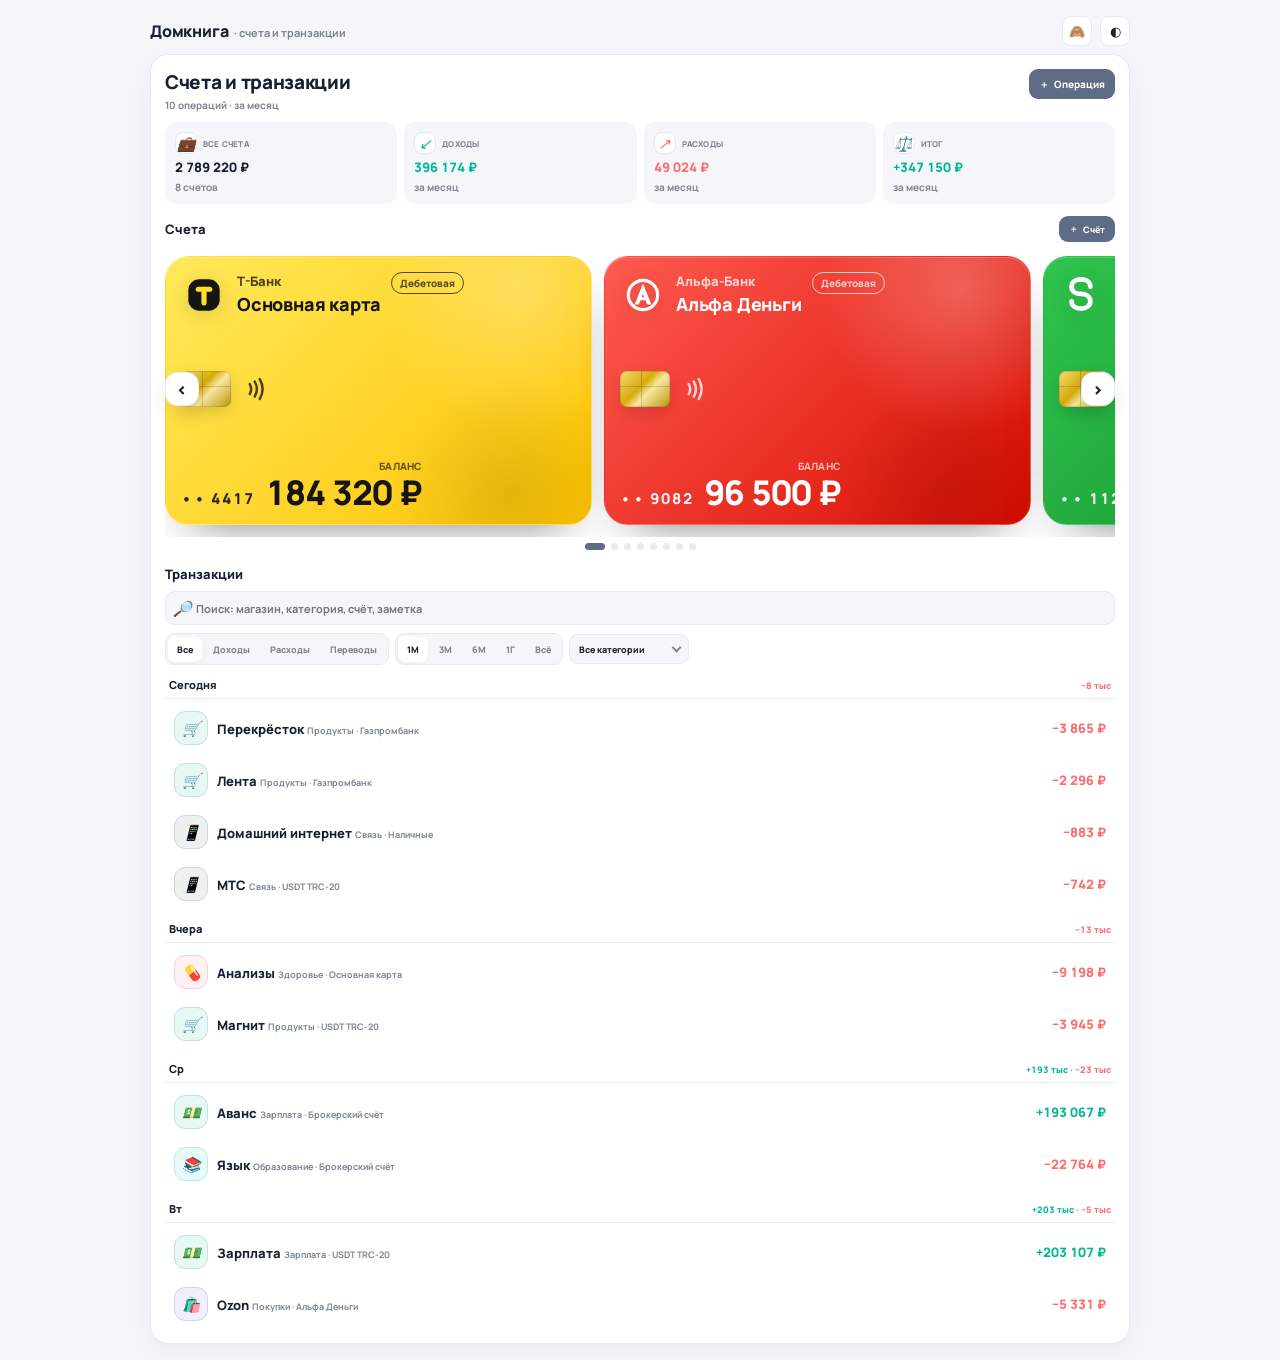
<file: Счета и транзакции/счета и транзакции.html>
<!doctype html>
<html lang="ru">
<head>
  <meta charset="utf-8" />
  <meta name="viewport" content="width=device-width, initial-scale=1, viewport-fit=cover" />
  <title>Домкнига — Счета и транзакции</title>

  <link rel="preconnect" href="https://fonts.googleapis.com">
  <link rel="preconnect" href="https://fonts.gstatic.com" crossorigin>
  <link href="https://fonts.googleapis.com/css2?family=Manrope:wght@400;500;600;700;800&display=swap" rel="stylesheet">

  <style>
    :root {
      --bg: #f5f6fa;
      --card: #fff;
      --text: #172033;
      --muted: #7b8496;
      --line: #e7eaf2;

      --accent: #5f6c85;
      --accent-soft: rgba(95, 108, 133, .10);

      --green: #00b894;
      --red: #ff6b6b;
      --amber: #e6a700;
      --slate: #94a3b8;

      --shadow: 0 10px 28px rgba(0, 0, 0, .04);
      --radius: 18px;

      color-scheme: light;
    }

    [data-theme="dark"] {
      --bg: #0f1220;
      --card: #191e30;
      --text: #eef0ff;
      --muted: #8b93ad;
      --line: #262d45;

      --accent: #8b9bb4;
      --accent-soft: rgba(139, 155, 180, .12);

      --green: #2ee6c0;
      --red: #ff8080;
      --amber: #ffd93d;
      --slate: #7f8ea8;

      --shadow: 0 10px 28px rgba(0, 0, 0, .20);

      color-scheme: dark;
    }

    * {
      box-sizing: border-box;
      -webkit-tap-highlight-color: transparent;
    }

    [hidden] {
      display: none !important;
    }

    body {
      margin: 0;
      background: var(--bg);
      color: var(--text);
      font-family: 'Manrope', -apple-system, BlinkMacSystemFont, "Segoe UI", Roboto, sans-serif;
      display: grid;
      place-items: start center;
      min-height: 100dvh;
      padding:
        max(16px, env(safe-area-inset-top))
        max(12px, env(safe-area-inset-right))
        max(16px, env(safe-area-inset-bottom))
        max(12px, env(safe-area-inset-left));
      transition: background .2s, color .2s;
    }

    button,
    input,
    select,
    textarea {
      font: inherit;
    }

    button:focus:not(:focus-visible),
    input:focus:not(:focus-visible),
    select:focus:not(:focus-visible),
    textarea:focus:not(:focus-visible) {
      outline: none;
    }

    :focus-visible {
      outline: 2px solid var(--accent);
      outline-offset: 2px;
    }

    .stage {
      width: 100%;
      max-width: 980px;
    }

    .topline {
      display: flex;
      justify-content: space-between;
      align-items: center;
      gap: 10px;
      margin-bottom: 8px;
    }

    .brand {
      min-width: 0;
      display: flex;
      align-items: baseline;
      gap: 6px;
      flex-wrap: wrap;
    }

    .brand b {
      font-size: 16px;
      font-weight: 800;
      letter-spacing: -.2px;
    }

    .brand span {
      color: var(--muted);
      font-size: 11px;
      font-weight: 700;
      white-space: nowrap;
    }

    .top-actions {
      display: flex;
      align-items: center;
      gap: 8px;
      flex: 0 0 auto;
    }

    .icon-btn {
      width: 30px;
      height: 30px;
      border-radius: 9px;
      border: 1px solid var(--line);
      background: var(--card);
      color: var(--text);
      font-size: 13px;
      cursor: pointer;
      display: grid;
      place-items: center;
      transition: background .15s, transform .1s;
    }

    .icon-btn:active {
      transform: scale(.96);
    }

    .card {
      background: var(--card);
      border: 1px solid var(--line);
      border-radius: var(--radius);
      padding: 14px;
      box-shadow: var(--shadow);
      container-type: inline-size;
      container-name: card;

      --fs-2xs: 9px;
      --fs-xs: 10px;
      --fs-sm: 11px;
      --fs-md: 13px;
      --fs-lg: 16px;
    }

    @supports (width: 1cqi) {
      .card {
        --fs-2xs: clamp(8px, 1.35cqi, 10px);
        --fs-xs: clamp(9px, 1.55cqi, 11px);
        --fs-sm: clamp(10px, 1.75cqi, 13px);
        --fs-md: clamp(12px, 2.05cqi, 16px);
        --fs-lg: clamp(14px, 2.35cqi, 19px);
      }
    }

    .head {
      display: flex;
      align-items: flex-start;
      justify-content: space-between;
      gap: 10px;
      margin-bottom: 10px;
    }

    .head-text {
      min-width: 0;
    }

    .title {
      margin: 0;
      font-size: var(--fs-lg);
      font-weight: 800;
      letter-spacing: -.3px;
      white-space: nowrap;
    }

    .subtitle {
      margin-top: 3px;
      color: var(--muted);
      font-size: var(--fs-2xs);
      font-weight: 700;
      white-space: nowrap;
      overflow: hidden;
      text-overflow: ellipsis;
    }

    .btn {
      min-width: 0;
      height: 30px;
      border-radius: 9px;
      border: 1px solid var(--line);
      background: var(--bg);
      color: var(--text);
      font-size: var(--fs-2xs);
      font-weight: 800;
      cursor: pointer;
      display: inline-flex;
      align-items: center;
      justify-content: center;
      gap: 5px;
      padding: 0 9px;
      white-space: nowrap;
      transition: background .15s, border-color .15s, transform .1s, filter .15s;
    }

    .btn:hover {
      background: var(--card);
      border-color: var(--muted);
    }

    .btn:active {
      transform: scale(.97);
    }

    .btn.primary {
      background: var(--accent);
      color: #fff;
      border-color: transparent;
    }

    .btn.primary:hover {
      filter: brightness(1.06);
    }

    .btn.ghost {
      background: transparent;
    }

    .btn.danger {
      color: var(--red);
      border-color: rgba(255, 107, 107, .20);
      background: rgba(255, 107, 107, .06);
    }

    .btn.small {
      height: 26px;
      padding: 0 9px;
      font-size: 9px;
    }

    .kpi-grid {
      display: grid;
      grid-template-columns: repeat(4, minmax(0, 1fr));
      gap: 7px;
      margin-bottom: 12px;
    }

    .kpi {
      background: var(--bg);
      border: 1px solid transparent;
      border-radius: 12px;
      padding: 9px;
      min-width: 0;
      display: flex;
      flex-direction: column;
      gap: 4px;
    }

    .kpi-top {
      display: flex;
      align-items: center;
      gap: 6px;
      min-width: 0;
    }

    .kpi-ic {
      width: 22px;
      height: 22px;
      border-radius: 8px;
      background: var(--card);
      border: 1px solid var(--line);
      display: grid;
      place-items: center;
      color: var(--icon-color, var(--muted));
      flex: 0 0 auto;
      font-size: 13px;
    }

    .kpi-label {
      color: var(--muted);
      font-size: 8px;
      font-weight: 800;
      text-transform: uppercase;
      letter-spacing: .2px;
      white-space: nowrap;
      overflow: hidden;
      text-overflow: ellipsis;
      min-width: 0;
    }

    .kpi-value {
      font-size: var(--fs-sm);
      font-weight: 800;
      font-variant-numeric: tabular-nums;
      white-space: nowrap;
      overflow: hidden;
      text-overflow: ellipsis;
    }

    .kpi-sub {
      color: var(--muted);
      font-size: var(--fs-2xs);
      font-weight: 700;
      white-space: nowrap;
      overflow: hidden;
      text-overflow: ellipsis;
    }

    .kpi.positive .kpi-value {
      color: var(--green);
    }

    .kpi.negative .kpi-value {
      color: var(--red);
    }

    .section {
      margin-top: 12px;
    }

    .section-head {
      display: flex;
      align-items: center;
      justify-content: space-between;
      gap: 8px;
      margin-bottom: 8px;
      min-width: 0;
    }

    .section-title {
      margin: 0;
      font-size: var(--fs-sm);
      font-weight: 800;
      white-space: nowrap;
      overflow: hidden;
      text-overflow: ellipsis;
    }

    .carousel-wrap {
      position: relative;
    }

    .accounts-carousel {
      display: flex;
      gap: 12px;
      overflow-x: auto;
      scroll-snap-type: x mandatory;
      padding: 6px 2px 12px;
      scrollbar-width: none;
      touch-action: pan-x;
    }

    .accounts-carousel::-webkit-scrollbar {
      display: none;
    }

    .carousel-arrow {
      position: absolute;
      top: calc(50% - 22px);
      width: 34px;
      height: 34px;
      border-radius: 12px;
      border: 1px solid var(--line);
      background: var(--card);
      color: var(--text);
      display: none;
      place-items: center;
      cursor: pointer;
      z-index: 3;
      box-shadow: 0 10px 24px rgba(0, 0, 0, .08);
      font-size: 18px;
      font-weight: 800;
      transition: background .15s, transform .1s, opacity .15s;
    }

    .carousel-arrow:hover {
      background: var(--bg);
    }

    .carousel-arrow:active {
      transform: scale(.96);
    }

    .carousel-arrow:disabled {
      opacity: .28;
      cursor: not-allowed;
    }

    .carousel-arrow.left {
      left: 0;
    }

    .carousel-arrow.right {
      right: 0;
    }

    .carousel-dots {
      display: flex;
      justify-content: center;
      align-items: center;
      gap: 6px;
      margin-top: 2px;
      min-height: 14px;
    }

    .carousel-dots button {
      width: 7px;
      height: 7px;
      border-radius: 999px;
      border: 0;
      background: var(--line);
      cursor: pointer;
      padding: 0;
      transition: width .18s ease, background .18s ease;
    }

    .carousel-dots button.on {
      width: 20px;
      background: var(--accent);
    }

    .bank-card {
      position: relative;
      isolation: isolate;
      overflow: hidden;
      appearance: none;
      border: 1px solid rgba(255, 255, 255, .14);
      border-radius: 24px;
      background: var(--card-bg);
      color: var(--card-fg);
      box-shadow:
        0 22px 45px -28px rgba(0, 0, 0, .62),
        inset 0 1px 0 rgba(255, 255, 255, .18);
      padding: 15px;
      display: flex;
      flex-direction: column;
      justify-content: space-between;
      gap: 12px;
      width: 100%;
      aspect-ratio: 1.586 / 1;
      min-height: 194px;
      scroll-snap-align: center;
      cursor: pointer;
      user-select: none;
      text-align: left;
      container-type: inline-size;
      container-name: bankcard;
      transition:
        transform .22s cubic-bezier(.2, .8, .2, 1),
        box-shadow .22s ease,
        border-color .18s ease,
        filter .18s ease;
    }

    .accounts-carousel:not(.animated) .bank-card {
      animation: none !important;
    }

    .accounts-carousel.animated .bank-card {
      animation: cardIn .52s cubic-bezier(.16, 1, .3, 1) backwards;
      animation-delay: calc(var(--i) * 55ms);
    }

    @keyframes cardIn {
      from {
        opacity: 0;
        transform: translateY(14px) scale(.97);
      }
      to {
        opacity: 1;
        transform: none;
      }
    }

    .bank-card::before {
      content: "";
      position: absolute;
      inset: -45% -20% auto auto;
      width: 72%;
      aspect-ratio: 1;
      border-radius: 50%;
      background: radial-gradient(circle, rgba(255, 255, 255, .24), transparent 66%);
      pointer-events: none;
      z-index: 0;
    }

    .bank-card::after {
      content: "";
      position: absolute;
      inset: auto -10% -35% auto;
      width: 58%;
      aspect-ratio: 1;
      border-radius: 50%;
      background: radial-gradient(circle, rgba(0, 0, 0, .10), transparent 68%);
      pointer-events: none;
      z-index: 0;
    }

    .bank-card > * {
      position: relative;
      z-index: 1;
    }

    .bank-card:hover {
      transform: translateY(-4px) scale(1.012);
      box-shadow:
        0 30px 55px -30px rgba(0, 0, 0, .68),
        inset 0 1px 0 rgba(255, 255, 255, .22);
    }

    .bank-card:active {
      transform: translateY(-1px) scale(.995);
    }

    .bank-card.filtered {
      border-color: var(--accent);
      box-shadow:
        0 0 0 2px var(--accent-soft),
        0 30px 55px -30px rgba(0, 0, 0, .68),
        inset 0 1px 0 rgba(255, 255, 255, .22);
    }

    .bc-shine {
      position: absolute;
      inset: 0;
      z-index: 2;
      pointer-events: none;
      background: linear-gradient(
        115deg,
        transparent 28%,
        rgba(255, 255, 255, .20) 42%,
        transparent 56%
      );
      transform: translateX(-130%);
      transition: transform .85s ease;
    }

    .bank-card:hover .bc-shine {
      transform: translateX(130%);
    }

    .bc-top {
      display: grid;
      grid-template-columns: auto minmax(0, 1fr) auto;
      align-items: start;
      gap: 10px;
      min-width: 0;
    }

    .bc-logo {
      width: clamp(34px, 16cqi, 46px);
      aspect-ratio: 1;
      flex: 0 0 auto;
      display: grid;
      place-items: center;
    }

    .bc-logo svg {
      width: 100%;
      height: 100%;
      display: block;
      filter: drop-shadow(0 4px 10px rgba(0, 0, 0, .12));
    }

    .bc-titles {
      min-width: 0;
      display: flex;
      flex-direction: column;
      gap: 2px;
    }

    .bc-bank {
      font-size: clamp(10px, 4.4cqi, 13px);
      font-weight: 800;
      opacity: .78;
      white-space: nowrap;
      overflow: hidden;
      text-overflow: ellipsis;
    }

    .bc-name {
      font-size: clamp(13px, 5.8cqi, 18px);
      font-weight: 800;
      letter-spacing: -.2px;
      white-space: nowrap;
      overflow: hidden;
      text-overflow: ellipsis;
    }

    .bc-type {
      height: 22px;
      border-radius: 999px;
      border: 1px solid currentColor;
      opacity: .72;
      font-size: clamp(8px, 3.2cqi, 10px);
      font-weight: 800;
      padding: 0 8px;
      display: inline-flex;
      align-items: center;
      justify-content: center;
      white-space: nowrap;
      flex: 0 0 auto;
    }

    .bc-middle {
      display: flex;
      align-items: center;
      justify-content: space-between;
      gap: 10px;
      min-width: 0;
    }

    .bc-chip {
      width: clamp(38px, 18cqi, 50px);
      aspect-ratio: 1.38 / 1;
      border-radius: 7px;
      background:
        linear-gradient(135deg, #f7dc6f 0%, #d4ac0d 42%, #f9e79f 58%, #b7950b 100%);
      box-shadow:
        inset 0 0 0 1px rgba(0, 0, 0, .12),
        0 6px 14px rgba(0, 0, 0, .12);
      position: relative;
      overflow: hidden;
      flex: 0 0 auto;
    }

    .bc-chip::before,
    .bc-chip::after {
      content: "";
      position: absolute;
      background: rgba(0, 0, 0, .16);
    }

    .bc-chip::before {
      left: 0;
      right: 0;
      top: 42%;
      height: 1px;
    }

    .bc-chip::after {
      top: 0;
      bottom: 0;
      left: 42%;
      width: 1px;
    }

    .bc-contactless {
      width: clamp(22px, 10cqi, 30px);
      aspect-ratio: 1;
      opacity: .78;
      flex: 0 0 auto;
    }

    .bc-contactless svg {
      width: 100%;
      height: 100%;
      display: block;
    }

    .bc-bottom {
      display: flex;
      align-items: flex-end;
      justify-content: space-between;
      gap: 10px;
      min-width: 0;
    }

    .bc-number {
      font-size: clamp(11px, 4.8cqi, 15px);
      font-weight: 800;
      letter-spacing: .12em;
      white-space: nowrap;
      opacity: .92;
      font-variant-numeric: tabular-nums;
    }

    .bc-balance {
      text-align: right;
      min-width: 0;
    }

    .bc-balance span {
      display: block;
      font-size: clamp(8px, 3.2cqi, 10px);
      font-weight: 800;
      text-transform: uppercase;
      letter-spacing: .2px;
      opacity: .68;
      white-space: nowrap;
    }

    .bc-balance strong {
      display: block;
      margin-top: 2px;
      font-size: clamp(20px, 9.2cqi, 34px);
      font-weight: 800;
      letter-spacing: -.7px;
      line-height: 1;
      white-space: nowrap;
      font-variant-numeric: tabular-nums;
    }

    .preview-card {
      width: min(330px, 100%);
      margin: 0 auto 12px;
      cursor: default;
    }

    .preview-card:hover {
      transform: none;
    }

    .toolbar {
      display: grid;
      gap: 8px;
      margin-bottom: 8px;
    }

    .search-wrap {
      position: relative;
      min-width: 0;
    }

    .search-wrap .ic {
      position: absolute;
      left: 9px;
      top: 50%;
      transform: translateY(-50%);
      color: var(--muted);
      pointer-events: none;
    }

    .search-input {
      width: 100%;
      height: 34px;
      border-radius: 10px;
      border: 1px solid var(--line);
      background: var(--bg);
      color: var(--text);
      font-size: var(--fs-xs);
      font-weight: 700;
      padding: 0 30px;
      outline: none;
      transition: border-color .15s, background .15s;
      min-width: 0;
    }

    .search-input:focus {
      border-color: var(--accent);
      background: var(--card);
    }

    .search-clear {
      position: absolute;
      right: 6px;
      top: 50%;
      transform: translateY(-50%);
      width: 22px;
      height: 22px;
      border-radius: 7px;
      border: 0;
      background: transparent;
      color: var(--muted);
      cursor: pointer;
      display: grid;
      place-items: center;
      font-size: 14px;
    }

    .search-clear:hover {
      background: var(--line);
      color: var(--text);
    }

    .filter-row {
      display: flex;
      align-items: center;
      gap: 6px;
      flex-wrap: wrap;
      min-width: 0;
    }

    .seg {
      display: flex;
      background: var(--bg);
      border: 1px solid var(--line);
      border-radius: 9px;
      padding: 2px;
      gap: 2px;
      width: max-content;
      max-width: 100%;
      overflow-x: auto;
      scrollbar-width: none;
    }

    .seg::-webkit-scrollbar {
      display: none;
    }

    .seg button {
      flex: 0 0 auto;
      height: 26px;
      border: 0;
      background: transparent;
      color: var(--muted);
      font-size: 9px;
      font-weight: 800;
      line-height: 1;
      padding: 0 9px;
      border-radius: 7px;
      cursor: pointer;
      white-space: nowrap;
      transition: background .15s, color .15s, box-shadow .15s;
    }

    .seg button:hover {
      color: var(--text);
    }

    .seg button.on {
      background: var(--card);
      color: var(--text);
      box-shadow: 0 2px 8px rgba(0, 0, 0, .04);
    }

    .select-wrap {
      position: relative;
      display: inline-flex;
      align-items: center;
      min-width: 0;
    }

    .select-wrap select {
      appearance: none;
      -webkit-appearance: none;
      height: 30px;
      border-radius: 9px;
      border: 1px solid var(--line);
      background: var(--bg);
      color: var(--text);
      font-size: 9px;
      font-weight: 800;
      padding: 0 24px 0 9px;
      cursor: pointer;
      outline: none;
      transition: border-color .15s, background .15s;
      min-width: 120px;
      max-width: 170px;
      white-space: nowrap;
      overflow: hidden;
      text-overflow: ellipsis;
    }

    .select-wrap select:hover {
      background: var(--card);
      border-color: var(--muted);
    }

    .select-wrap::after {
      content: "";
      position: absolute;
      right: 9px;
      top: 50%;
      width: 5px;
      height: 5px;
      border-right: 2px solid var(--muted);
      border-bottom: 2px solid var(--muted);
      transform: translateY(-70%) rotate(45deg);
      pointer-events: none;
    }

    .chips {
      display: flex;
      gap: 5px;
      flex-wrap: wrap;
      min-width: 0;
    }

    .chip {
      height: 24px;
      border-radius: 999px;
      border: 1px solid var(--line);
      background: var(--bg);
      color: var(--muted);
      font-size: 9px;
      font-weight: 800;
      padding: 0 8px;
      display: inline-flex;
      align-items: center;
      gap: 6px;
      white-space: nowrap;
    }

    .chip button {
      border: 0;
      background: transparent;
      color: inherit;
      cursor: pointer;
      font: inherit;
      font-size: 12px;
      line-height: 1;
      padding: 0;
      display: grid;
      place-items: center;
      opacity: .75;
    }

    .chip button:hover {
      opacity: 1;
      color: var(--text);
    }

    .tx-list {
      display: grid;
      gap: 8px;
    }

    .tx-group {
      min-width: 0;
    }

    .group-head {
      display: flex;
      align-items: baseline;
      justify-content: space-between;
      gap: 8px;
      padding: 4px 4px 6px;
      border-bottom: 1px solid var(--line);
      min-width: 0;
    }

    .group-date {
      font-size: var(--fs-xs);
      font-weight: 800;
      white-space: nowrap;
    }

    .group-total {
      color: var(--muted);
      font-size: 9px;
      font-weight: 800;
      font-variant-numeric: tabular-nums;
      white-space: nowrap;
      flex: 0 0 auto;
    }

    .group-total .inc {
      color: var(--green);
    }

    .group-total .exp {
      color: var(--red);
    }

    .tx-rows {
      display: grid;
      gap: 2px;
      padding-top: 4px;
    }

    .tx-row {
      width: 100%;
      display: grid;
      grid-template-columns: 34px minmax(0, 1fr) auto;
      gap: 9px;
      align-items: center;
      border: 1px solid transparent;
      background: transparent;
      color: var(--text);
      border-radius: 12px;
      padding: 7px 8px;
      text-align: left;
      cursor: pointer;
      min-width: 0;
      transition: background .15s, border-color .15s, transform .1s;
    }

    .tx-row:hover {
      background: var(--bg);
    }

    .tx-row:active {
      transform: scale(.995);
    }

    .tx-icon {
      width: 34px;
      height: 34px;
      border-radius: 11px;
      background: var(--bg);
      border: 1px solid var(--line);
      display: grid;
      place-items: center;
      color: var(--tx-color, var(--muted));
      flex: 0 0 auto;
      overflow: hidden;
    }

    @supports (background: color-mix(in srgb, red 10%, blue)) {
      .tx-icon {
        background: color-mix(in srgb, var(--tx-color, var(--muted)) 10%, var(--card));
        border-color: color-mix(in srgb, var(--tx-color, var(--muted)) 16%, var(--line));
      }
    }

    .tx-main {
      min-width: 0;
    }

    .tx-title {
      font-size: var(--fs-sm);
      font-weight: 800;
      white-space: nowrap;
      overflow: hidden;
      text-overflow: ellipsis;
    }

    .tx-meta {
      margin-top: 1px;
      color: var(--muted);
      font-size: 9px;
      font-weight: 700;
      white-space: nowrap;
      overflow: hidden;
      text-overflow: ellipsis;
    }

    .tx-amount {
      font-size: var(--fs-sm);
      font-weight: 800;
      font-variant-numeric: tabular-nums;
      white-space: nowrap;
      text-align: right;
    }

    .tx-amount.income {
      color: var(--green);
    }

    .tx-amount.expense {
      color: var(--red);
    }

    .tx-amount.transfer {
      color: var(--accent);
    }

    .empty-state {
      padding: 22px 10px;
      color: var(--muted);
      font-size: var(--fs-xs);
      font-weight: 700;
      text-align: center;
    }

    .ic {
      display: inline-flex;
      align-items: center;
      justify-content: center;
      width: 16px;
      height: 16px;
      font-size: 15px;
      line-height: 1;
      color: currentColor;
      vertical-align: middle;
      flex: 0 0 auto;
      overflow: visible;
    }

    .ic.loaded {
      background-color: currentColor;
      -webkit-mask-repeat: no-repeat;
      mask-repeat: no-repeat;
      -webkit-mask-position: center;
      mask-position: center;
      -webkit-mask-size: contain;
      mask-size: contain;
    }

    .sr-only {
      position: absolute;
      width: 1px;
      height: 1px;
      padding: 0;
      margin: -1px;
      overflow: hidden;
      clip: rect(0, 0, 0, 0);
      white-space: nowrap;
      border: 0;
    }

    .backdrop {
      position: fixed;
      inset: 0;
      z-index: 100;
      background: rgba(15, 18, 32, .40);
      backdrop-filter: blur(6px);
      display: flex;
      align-items: center;
      justify-content: center;
      padding:
        calc(14px + env(safe-area-inset-top))
        calc(12px + env(safe-area-inset-right))
        calc(14px + env(safe-area-inset-bottom))
        calc(12px + env(safe-area-inset-left));
      animation: fade .18s;
    }

    @keyframes fade {
      from { opacity: 0; }
      to { opacity: 1; }
    }

    .modal {
      width: 100%;
      max-width: 430px;
      max-height: calc(100dvh - 28px);
      background: var(--card);
      border: 1px solid var(--line);
      border-radius: 17px;
      box-shadow: 0 24px 60px rgba(0, 0, 0, .15);
      animation: rise .22s cubic-bezier(.16, 1, .3, 1);
      overflow: hidden;
      display: flex;
      flex-direction: column;
    }

    @keyframes rise {
      from {
        opacity: 0;
        transform: translateY(14px) scale(.98);
      }
      to {
        opacity: 1;
        transform: none;
      }
    }

    .m-head {
      padding: 13px;
      border-bottom: 1px solid var(--line);
      background: linear-gradient(180deg, var(--bg) 0%, var(--card) 100%);
      display: flex;
      align-items: center;
      justify-content: space-between;
      gap: 8px;
      flex: 0 0 auto;
    }

    .m-head h3 {
      margin: 0;
      font-size: 14px;
      font-weight: 800;
      letter-spacing: -.2px;
      display: flex;
      align-items: center;
      gap: 7px;
      min-width: 0;
    }

    .m-close {
      width: 28px;
      height: 28px;
      border-radius: 8px;
      border: 1px solid var(--line);
      background: var(--card);
      color: var(--muted);
      display: grid;
      place-items: center;
      cursor: pointer;
      font-size: 16px;
      transition: background .15s;
      flex: 0 0 auto;
    }

    .m-close:hover {
      background: var(--bg);
      color: var(--text);
    }

    .m-body {
      padding: 13px;
      overflow: auto;
      -webkit-overflow-scrolling: touch;
    }

    .form-grid {
      display: grid;
      gap: 8px;
    }

    .field {
      display: flex;
      flex-direction: column;
      gap: 4px;
      min-width: 0;
    }

    .field label {
      font-size: 8px;
      font-weight: 800;
      color: var(--muted);
      text-transform: uppercase;
      letter-spacing: .25px;
      white-space: nowrap;
      overflow: hidden;
      text-overflow: ellipsis;
    }

    .field input,
    .field select,
    .field textarea {
      width: 100%;
      border-radius: 9px;
      border: 1px solid var(--line);
      background: var(--bg);
      color: var(--text);
      font-size: 12px;
      font-weight: 700;
      padding: 0 9px;
      outline: none;
      transition: border-color .15s, background .15s;
      min-width: 0;
    }

    .field input,
    .field select {
      height: 34px;
    }

    .field textarea {
      min-height: 64px;
      resize: vertical;
      padding: 9px;
      line-height: 1.35;
    }

    .field input:focus,
    .field select:focus,
    .field textarea:focus {
      border-color: var(--accent);
      background: var(--card);
    }

    .field input.invalid,
    .field select.invalid,
    .field textarea.invalid {
      border-color: var(--red);
      background: rgba(255, 107, 107, .08);
    }

    .field-row {
      display: grid;
      grid-template-columns: 1fr 1fr;
      gap: 8px;
      min-width: 0;
    }

    .type-seg {
      display: flex;
      background: var(--bg);
      border: 1px solid var(--line);
      border-radius: 9px;
      padding: 2px;
      gap: 2px;
    }

    .type-seg button {
      flex: 1;
      height: 30px;
      border: 0;
      background: transparent;
      color: var(--muted);
      font-size: 10px;
      font-weight: 800;
      border-radius: 7px;
      cursor: pointer;
      transition: background .15s, color .15s, box-shadow .15s;
    }

    .type-seg button.on {
      background: var(--card);
      color: var(--text);
      box-shadow: 0 2px 8px rgba(0, 0, 0, .04);
    }

    .form-foot {
      display: flex;
      gap: 7px;
      padding: 11px 13px;
      border-top: 1px solid var(--line);
      background: var(--bg);
      flex: 0 0 auto;
      flex-wrap: wrap;
    }

    .form-foot .btn {
      flex: 1 1 120px;
      height: 34px;
      border-radius: 9px;
      font-size: var(--fs-xs);
    }

    .details-hero {
      display: flex;
      align-items: center;
      gap: 10px;
      padding: 4px 2px 10px;
      border-bottom: 1px solid var(--line);
      margin-bottom: 10px;
    }

    .details-ic {
      width: 42px;
      height: 42px;
      border-radius: 14px;
      display: grid;
      place-items: center;
      color: var(--tx-color, var(--muted));
      background: var(--bg);
      border: 1px solid var(--line);
      flex: 0 0 auto;
      overflow: hidden;
    }

    @supports (background: color-mix(in srgb, red 10%, blue)) {
      .details-ic {
        background: color-mix(in srgb, var(--tx-color, var(--muted)) 12%, var(--card));
      }
    }

    .details-title {
      min-width: 0;
    }

    .details-name {
      font-size: 14px;
      font-weight: 800;
      white-space: nowrap;
      overflow: hidden;
      text-overflow: ellipsis;
    }

    .details-sub {
      margin-top: 2px;
      color: var(--muted);
      font-size: 10px;
      font-weight: 700;
      white-space: nowrap;
      overflow: hidden;
      text-overflow: ellipsis;
    }

    .details-amount {
      margin-left: auto;
      font-size: 15px;
      font-weight: 800;
      font-variant-numeric: tabular-nums;
      white-space: nowrap;
    }

    .details-amount.income { color: var(--green); }
    .details-amount.expense { color: var(--red); }
    .details-amount.transfer { color: var(--accent); }

    .details-rows {
      display: grid;
      gap: 6px;
    }

    .d-row {
      display: grid;
      grid-template-columns: 92px minmax(0, 1fr);
      gap: 8px;
      align-items: start;
      font-size: 11px;
      min-width: 0;
    }

    .d-row span:first-child {
      color: var(--muted);
      font-weight: 800;
    }

    .d-row span:last-child {
      font-weight: 700;
      word-break: break-word;
    }

    .account-stats {
      display: grid;
      grid-template-columns: repeat(2, minmax(0, 1fr));
      gap: 7px;
      margin: 10px 0;
    }

    .acc-stat {
      background: var(--bg);
      border: 1px solid var(--line);
      border-radius: 11px;
      padding: 8px;
      min-width: 0;
    }

    .acc-stat span {
      display: block;
      color: var(--muted);
      font-size: 8px;
      font-weight: 800;
      text-transform: uppercase;
      letter-spacing: .2px;
      white-space: nowrap;
      overflow: hidden;
      text-overflow: ellipsis;
    }

    .acc-stat strong {
      display: block;
      margin-top: 3px;
      font-size: var(--fs-sm);
      font-weight: 800;
      font-variant-numeric: tabular-nums;
      white-space: nowrap;
      overflow: hidden;
      text-overflow: ellipsis;
    }

    .acc-stat.inc strong { color: var(--green); }
    .acc-stat.exp strong { color: var(--red); }

    .recent-title {
      margin: 12px 0 6px;
      font-size: var(--fs-xs);
      font-weight: 800;
      color: var(--muted);
    }

    .recent-list {
      display: grid;
      gap: 3px;
      max-height: 190px;
      overflow: auto;
      scrollbar-width: thin;
      padding-right: 2px;
    }

    .mini-tx {
      width: 100%;
      display: grid;
      grid-template-columns: 30px minmax(0, 1fr) auto;
      gap: 8px;
      align-items: center;
      border: 1px solid var(--line);
      background: var(--bg);
      color: var(--text);
      border-radius: 10px;
      padding: 6px 7px;
      cursor: pointer;
      text-align: left;
      min-width: 0;
      transition: background .15s, transform .1s;
    }

    .mini-tx:hover {
      background: var(--card);
    }

    .mini-tx:active {
      transform: scale(.99);
    }

    .mini-ic {
      width: 30px;
      height: 30px;
      border-radius: 10px;
      background: var(--card);
      border: 1px solid var(--line);
      display: grid;
      place-items: center;
      color: var(--tx-color, var(--muted));
      flex: 0 0 auto;
      overflow: hidden;
    }

    .mini-main {
      min-width: 0;
    }

    .mini-name {
      font-size: var(--fs-xs);
      font-weight: 800;
      white-space: nowrap;
      overflow: hidden;
      text-overflow: ellipsis;
    }

    .mini-meta {
      margin-top: 1px;
      color: var(--muted);
      font-size: 9px;
      font-weight: 700;
      white-space: nowrap;
      overflow: hidden;
      text-overflow: ellipsis;
    }

    .mini-amount {
      font-size: var(--fs-xs);
      font-weight: 800;
      font-variant-numeric: tabular-nums;
      white-space: nowrap;
    }

    #toast {
      position: fixed;
      left: 50%;
      bottom: calc(20px + env(safe-area-inset-bottom));
      transform: translateX(-50%) translateY(12px);
      background: var(--text);
      color: var(--card);
      padding: 9px 13px;
      border-radius: 10px;
      font-size: 11px;
      font-weight: 800;
      opacity: 0;
      pointer-events: none;
      transition: .2s;
      z-index: 150;
      white-space: nowrap;
      max-width: min(90vw, 340px);
      overflow: hidden;
      text-overflow: ellipsis;
    }

    #toast.show {
      opacity: 1;
      transform: translateX(-50%) translateY(0);
    }

    @media (min-width: 760px) {
      .accounts-carousel {
        padding-left: 42px;
        padding-right: 42px;
        scroll-snap-type: x proximity;
      }

      .bank-card {
        flex: 0 0 calc(50% - 6px);
        scroll-snap-align: start;
      }

      .carousel-arrow {
        display: grid;
      }
    }

    @media (max-width: 759px) {
      .bank-card {
        flex: 0 0 100%;
      }
    }

    @media (max-width: 860px) {
      .kpi-grid {
        grid-template-columns: repeat(2, minmax(0, 1fr));
      }
    }

    @media (max-width: 620px) {
      .head {
        align-items: center;
      }

      .filter-row {
        align-items: flex-start;
      }

      .select-wrap select {
        min-width: 104px;
        max-width: 144px;
      }
    }

    @media (max-width: 430px) {
      .card {
        padding: 12px;
      }

      .kpi-grid {
        gap: 6px;
      }

      .kpi {
        padding: 8px;
      }

      .bank-card {
        border-radius: 22px;
        padding: 14px;
        min-height: 188px;
      }

      .tx-row {
        grid-template-columns: 32px minmax(0, 1fr) auto;
        gap: 8px;
        padding: 7px;
      }

      .tx-icon {
        width: 32px;
        height: 32px;
        border-radius: 10px;
      }

      .field-row {
        grid-template-columns: 1fr;
      }
    }

    @media (prefers-reduced-motion: reduce) {
      *,
      *::before,
      *::after {
        animation-duration: .01ms !important;
        animation-iteration-count: 1 !important;
        transition-duration: .01ms !important;
        scroll-behavior: auto !important;
      }
    }
  </style>
</head>

<body>
  <div class="stage">
    <div class="topline">
      <div class="brand">
        <b>Домкнига</b>
        <span>· счета и транзакции</span>
      </div>

      <div class="top-actions">
        <button class="icon-btn" id="hideBtn" type="button" aria-label="Скрыть суммы" aria-pressed="false" title="Скрыть суммы">🙈</button>
        <button class="icon-btn" id="themeBtn" type="button" aria-label="Переключить тему" title="Тема">◐</button>
      </div>
    </div>

    <section class="card">
      <div class="head">
        <div class="head-text">
          <h1 class="title">Счета и транзакции</h1>
          <div class="subtitle" id="summaryLine">—</div>
        </div>

        <button class="btn primary" id="addBtn" type="button">
          <span>＋</span>
          <span>Операция</span>
        </button>
      </div>

      <div class="kpi-grid">
        <div class="kpi">
          <div class="kpi-top">
            <span class="kpi-ic" style="--icon-color:var(--accent)">
              <i class="ic" data-ic="lucide:wallet" data-glyph="💼"></i>
            </span>
            <span class="kpi-label">Все счета</span>
          </div>
          <div class="kpi-value" id="kpiBalance">—</div>
          <div class="kpi-sub" id="kpiBalanceSub">—</div>
        </div>

        <div class="kpi positive">
          <div class="kpi-top">
            <span class="kpi-ic" style="--icon-color:var(--green)">
              <i class="ic" data-ic="lucide:arrow-down-left" data-glyph="↙"></i>
            </span>
            <span class="kpi-label">Доходы</span>
          </div>
          <div class="kpi-value" id="kpiIncome">—</div>
          <div class="kpi-sub" id="kpiIncomeSub">—</div>
        </div>

        <div class="kpi negative">
          <div class="kpi-top">
            <span class="kpi-ic" style="--icon-color:var(--red)">
              <i class="ic" data-ic="lucide:arrow-up-right" data-glyph="↗"></i>
            </span>
            <span class="kpi-label">Расходы</span>
          </div>
          <div class="kpi-value" id="kpiExpense">—</div>
          <div class="kpi-sub" id="kpiExpenseSub">—</div>
        </div>

        <div class="kpi">
          <div class="kpi-top">
            <span class="kpi-ic" style="--icon-color:var(--accent)">
              <i class="ic" data-ic="lucide:scale" data-glyph="⚖️"></i>
            </span>
            <span class="kpi-label">Итог</span>
          </div>
          <div class="kpi-value" id="kpiNet">—</div>
          <div class="kpi-sub" id="kpiNetSub">—</div>
        </div>
      </div>

      <section class="section">
        <div class="section-head">
          <h2 class="section-title">Счета</h2>
          <button class="btn primary small" id="addAccountBtn" type="button">
            <span>＋</span>
            <span>Счёт</span>
          </button>
        </div>

        <div class="carousel-wrap">
          <button class="carousel-arrow left" id="accountsPrev" type="button" aria-label="Предыдущий счёт">‹</button>

          <div class="accounts-carousel animated" id="accountsCarousel" role="list" aria-label="Счета"></div>

          <button class="carousel-arrow right" id="accountsNext" type="button" aria-label="Следующий счёт">›</button>
        </div>

        <div class="carousel-dots" id="accountsDots" aria-label="Навигация по счетам"></div>
      </section>

      <section class="section">
        <div class="section-head">
          <h2 class="section-title">Транзакции</h2>
          <div class="chips" id="chips"></div>
        </div>

        <div class="toolbar">
          <div class="search-wrap">
            <i class="ic" data-ic="lucide:search" data-glyph="🔎"></i>
            <input class="search-input" id="searchInput" type="search" placeholder="Поиск: магазин, категория, счёт, заметка" autocomplete="off" />
            <button class="search-clear" id="searchClear" type="button" hidden aria-label="Очистить поиск">✕</button>
          </div>

          <div class="filter-row">
            <div class="seg" id="typeSeg" role="group" aria-label="Тип операций">
              <button type="button" data-type="all" class="on">Все</button>
              <button type="button" data-type="income">Доходы</button>
              <button type="button" data-type="expense">Расходы</button>
              <button type="button" data-type="transfer">Переводы</button>
            </div>

            <div class="seg" id="periodSeg" role="group" aria-label="Период">
              <button type="button" data-period="1m" class="on">1М</button>
              <button type="button" data-period="3m">3М</button>
              <button type="button" data-period="6m">6М</button>
              <button type="button" data-period="1y">1Г</button>
              <button type="button" data-period="all">Всё</button>
            </div>

            <label class="select-wrap">
              <span class="sr-only">Категория</span>
              <select id="categorySelect" aria-label="Категория">
                <option value="">Все категории</option>
              </select>
            </label>
          </div>
        </div>

        <div class="tx-list" id="txList"></div>
      </section>
    </section>
  </div>

  <div class="backdrop" id="backdrop" hidden>
    <div class="modal" role="dialog" aria-modal="true" aria-labelledby="modalTitle" id="modal"></div>
  </div>

  <div id="toast" role="status" aria-live="polite"></div>
  <div id="srStatus" class="sr-only" aria-live="polite"></div>

  <script>
    const $ = (s, root = document) => root.querySelector(s);
    const $$ = (s, root = document) => Array.from(root.querySelectorAll(s));

    const numberFormatter = new Intl.NumberFormat('ru-RU', { maximumFractionDigits: 0 });
    const fmt = n => numberFormatter.format(Math.round(Number(n) || 0));
    const DAY_MS = 86400000;

    const reduced = () => window.matchMedia('(prefers-reduced-motion: reduce)').matches;
    const tg = window.Telegram?.WebApp;

    function esc(value) {
      return String(value ?? '')
        .replace(/&/g, '&amp;')
        .replace(/</g, '&lt;')
        .replace(/>/g, '&gt;')
        .replace(/"/g, '&quot;')
        .replace(/'/g, '&#39;');
    }

    function plural(n, forms) {
      const abs = Math.abs(n);
      const n10 = abs % 10;
      const n100 = abs % 100;

      if (n10 === 1 && n100 !== 11) return forms[0];
      if (n10 >= 2 && n10 <= 4 && (n100 < 10 || n100 >= 20)) return forms[1];
      return forms[2];
    }

    function storeGet(key) {
      try {
        return localStorage.getItem(key);
      } catch (_) {
        return null;
      }
    }

    function storeSet(key, value) {
      try {
        localStorage.setItem(key, value);
      } catch (_) {}
    }

    /* ====== ICONIFY WITH REDUNDANCY ====== */

    const ICON_HOSTS = [
      'https://api.iconify.design',
      'https://api.simplesvg.com',
      'https://api.unisvg.com'
    ];

    const iconCache = new Map();
    const iconPromises = new Map();

    function iconPath(name) {
      const [prefix, ...rest] = name.split(':');
      return `${prefix}/${rest.join(':')}.svg`;
    }

    function probeImage(url, timeout = 750) {
      return new Promise(resolve => {
        const img = new Image();
        let settled = false;

        const finish = ok => {
          if (settled) return;
          settled = true;
          clearTimeout(timer);
          if (!ok) img.src = '';
          resolve(ok);
        };

        const timer = setTimeout(() => finish(false), timeout);

        img.onload = () => finish(true);
        img.onerror = () => finish(false);
        img.src = url;
      });
    }

    function resolveIconUrl(name) {
      const cached = iconCache.get(name);
      if (cached) return Promise.resolve(cached.url);

      let promise = iconPromises.get(name);
      if (promise) return promise;

      promise = (async () => {
        const path = iconPath(name);

        for (const host of ICON_HOSTS) {
          const url = `${host}/${path}`;
          const ok = await probeImage(url);
          if (ok) {
            iconCache.set(name, { status: 'ok', url });
            return url;
          }
        }

        iconCache.set(name, { status: 'fail', url: null });
        return null;
      })();

      iconPromises.set(name, promise);
      promise.finally(() => iconPromises.delete(name));

      return promise;
    }

    function applyIcon(el, url, color) {
      if (!url) return;
      el.classList.add('loaded');
      el.style.webkitMaskImage = `url("${url}")`;
      el.style.maskImage = `url("${url}")`;
      el.style.backgroundColor = color || '';
      el.textContent = '';
      el.dataset.state = 'ok';
    }

    function applyFallback(el, glyph) {
      el.classList.remove('loaded');
      el.style.webkitMaskImage = '';
      el.style.maskImage = '';
      el.style.backgroundColor = '';
      el.textContent = glyph || '•';
      el.dataset.state = 'fail';
    }

    function setIcon(el, iconName, glyph, color) {
      if (!el) return;

      el.dataset.ic = iconName;
      el.dataset.glyph = glyph || '';

      if (color) el.dataset.color = color;
      else delete el.dataset.color;

      if (el.dataset.state === 'ok') {
        const cached = iconCache.get(iconName);
        if (cached?.url) {
          applyIcon(el, cached.url, el.dataset.color);
          return;
        }
      }

      if (el.dataset.state === 'fail') {
        applyFallback(el, el.dataset.glyph);
        return;
      }

      if (el.dataset.state === 'pending') return;

      el.dataset.state = 'pending';
      el.textContent = el.dataset.glyph || '';

      resolveIconUrl(iconName)
        .then(url => {
          if (url) applyIcon(el, url, el.dataset.color);
          else applyFallback(el, el.dataset.glyph);
        })
        .catch(() => applyFallback(el, el.dataset.glyph));
    }

    function hydrateIcons(root = document) {
      $$('.ic[data-ic]', root).forEach(el => {
        setIcon(el, el.dataset.ic, el.dataset.glyph, el.dataset.color || undefined);
      });
    }

    /* ====== DATE ====== */

    const pad = n => String(n).padStart(2, '0');

    const MONTHS_RU_GEN = [
      'января', 'февраля', 'марта', 'апреля', 'мая', 'июня',
      'июля', 'августа', 'сентября', 'октября', 'ноября', 'декабря'
    ];

    const MONTHS_RU_SHORT = [
      'янв.', 'фев.', 'мар.', 'апр.', 'мая', 'июн.',
      'июл.', 'авг.', 'сент.', 'окт.', 'нояб.', 'дек.'
    ];

    const WEEKDAYS_SHORT = ['вс', 'пн', 'вт', 'ср', 'чт', 'пт', 'сб'];

    function makeDate(y, m, d) {
      return new Date(y, m, d, 12, 0, 0, 0);
    }

    function dateKey(d) {
      return `${d.getFullYear()}-${pad(d.getMonth() + 1)}-${pad(d.getDate())}`;
    }

    function parseKey(key) {
      const [y, m, d] = key.split('-').map(Number);
      return makeDate(y, m - 1, d);
    }

    function addDays(d, n) {
      const x = new Date(d);
      x.setDate(x.getDate() + n);
      x.setHours(12, 0, 0, 0);
      return x;
    }

    function addMonths(d, n) {
      const y = d.getFullYear();
      const m = d.getMonth() + n;
      const day = d.getDate();
      const last = new Date(y, m + 1, 0).getDate();
      return makeDate(y, m, Math.min(day, last));
    }

    function startOfMonth(d) {
      return makeDate(d.getFullYear(), d.getMonth(), 1);
    }

    function diffDays(a, b) {
      return Math.round((b.getTime() - a.getTime()) / DAY_MS);
    }

    function capitalize(s) {
      return s.charAt(0).toUpperCase() + s.slice(1);
    }

    function formatFullDate(d) {
      return `${d.getDate()} ${MONTHS_RU_GEN[d.getMonth()]} ${d.getFullYear()}`;
    }

    function dayLabel(key) {
      const d = parseKey(key);
      const diff = diffDays(d, TODAY);

      if (diff === 0) return 'Сегодня';
      if (diff === 1) return 'Вчера';

      if (diff < 7) {
        return capitalize(WEEKDAYS_SHORT[d.getDay()]);
      }

      return `${d.getDate()} ${MONTHS_RU_SHORT[d.getMonth()]}`;
    }

    const NOW = new Date();
    const TODAY = makeDate(NOW.getFullYear(), NOW.getMonth(), NOW.getDate());
    const TODAY_KEY = dateKey(TODAY);

    /* ====== FORMAT ====== */

    function money(n) {
      if (state.hidden) return '•••';
      return `${fmt(n)} ₽`;
    }

    function signedMoney(n, type) {
      if (state.hidden) return '•••';
      if (type === 'income') return `+${fmt(n)} ₽`;
      if (type === 'expense') return `−${fmt(n)} ₽`;
      return `${fmt(n)} ₽`;
    }

    function signedPlainMoney(n) {
      if (state.hidden) return '•••';
      return `${n >= 0 ? '+' : '−'}${fmt(Math.abs(n))} ₽`;
    }

    function compactRaw(n) {
      const abs = Math.abs(n);

      if (abs >= 1_000_000) {
        const v = n / 1_000_000;
        return `${v.toFixed(abs >= 10_000_000 ? 1 : 2).replace('.', ',')} млн`;
      }

      if (abs >= 1_000) {
        return `${Math.round(n / 1_000)} тыс`;
      }

      return fmt(n);
    }

    function compact(n) {
      if (state.hidden) return '•••';
      return compactRaw(n);
    }

    /* ====== BANK MARKS ====== */

    function contactlessSVG() {
      return `
        <svg viewBox="0 0 24 24" aria-hidden="true">
          <path
            d="M7 8a8 8 0 0 1 0 8M11 6a12 12 0 0 1 0 12M15 4a16 16 0 0 1 0 16"
            fill="none"
            stroke="currentColor"
            stroke-width="2"
            stroke-linecap="round"
          />
        </svg>
      `;
    }

    const BANK_META = {
      tbank: {
        name: 'Т-Банк',
        bg: 'linear-gradient(135deg, #FFE95A 0%, #FFC300 100%)',
        fg: '#151515',
        mark: () => `
          <svg viewBox="0 0 44 44" aria-hidden="true">
            <rect x="7" y="7" width="30" height="30" rx="10" fill="#151515" />
            <rect x="14" y="14" width="16" height="5" rx="2.5" fill="#FFDD2D" />
            <rect x="19.5" y="14" width="5" height="18" rx="2.5" fill="#FFDD2D" />
          </svg>
        `
      },
      alfa: {
        name: 'Альфа-Банк',
        bg: 'linear-gradient(135deg, #FF5A50 0%, #D80C00 100%)',
        fg: '#ffffff',
        mark: () => `
          <svg viewBox="0 0 44 44" aria-hidden="true">
            <circle cx="22" cy="22" r="14" fill="none" stroke="#fff" stroke-width="3" />
            <path d="M22 11 L30 31 H26 L22 21 L18 31 H14 Z" fill="#fff" />
            <rect x="18" y="24" width="8" height="3" rx="1.5" fill="#fff" />
          </svg>
        `
      },
      sber: {
        name: 'Сбер',
        bg: 'linear-gradient(135deg, #2FC44D 0%, #128C2A 100%)',
        fg: '#ffffff',
        mark: () => `
          <svg viewBox="0 0 44 44" aria-hidden="true">
            <path
              d="M30 14c0-4.5-4.2-7-9-7s-9 2.5-9 7 4.2 7 9 7 9 2.5 9 7-4.2 7-9 7-9-2.5-9-7"
              fill="none"
              stroke="#fff"
              stroke-width="4.5"
              stroke-linecap="round"
            />
          </svg>
        `
      },
      vtb: {
        name: 'ВТБ',
        bg: 'linear-gradient(135deg, #2596D8 0%, #005BAA 100%)',
        fg: '#ffffff',
        mark: () => `
          <svg viewBox="0 0 44 44" aria-hidden="true">
            <path d="M9 13h6l7 14 7-14h6L23 35h-2Z" fill="#fff" />
            <rect x="12" y="8" width="20" height="3" rx="1.5" fill="#fff" opacity=".75" />
            <rect x="15" y="38" width="14" height="3" rx="1.5" fill="#fff" opacity=".75" />
          </svg>
        `
      },
      gpb: {
        name: 'Газпромбанк',
        bg: 'linear-gradient(135deg, #28A8E0 0%, #0066B3 100%)',
        fg: '#ffffff',
        mark: () => `
          <svg viewBox="0 0 44 44" aria-hidden="true">
            <path
              d="M22 7c5 7 11 9 9 18-1.2 5.8-5.5 9-9 9s-7.8-3.2-9-9c-2-9 4-11 9-18Z"
              fill="#fff"
            />
            <circle cx="22" cy="25" r="4" fill="#0066B3" />
          </svg>
        `
      },
      cash: {
        name: 'Наличные',
        bg: 'linear-gradient(135deg, #A8B3C5 0%, #64748B 100%)',
        fg: '#ffffff',
        mark: () => `
          <svg viewBox="0 0 44 44" aria-hidden="true">
            <rect x="7" y="13" width="30" height="18" rx="4" fill="none" stroke="#fff" stroke-width="3" />
            <circle cx="22" cy="22" r="4" fill="#fff" />
            <path d="M12 18h4M28 26h4" stroke="#fff" stroke-width="2.5" stroke-linecap="round" />
          </svg>
        `
      },
      broker: {
        name: 'Брокерский',
        bg: 'linear-gradient(135deg, #9A8CFF 0%, #5B4BE0 100%)',
        fg: '#ffffff',
        mark: () => `
          <svg viewBox="0 0 44 44" aria-hidden="true">
            <path
              d="M9 30l8-9 6 5 11-14"
              fill="none"
              stroke="#fff"
              stroke-width="4"
              stroke-linecap="round"
              stroke-linejoin="round"
            />
            <path
              d="M27 12h7v7"
              fill="none"
              stroke="#fff"
              stroke-width="4"
              stroke-linecap="round"
              stroke-linejoin="round"
            />
          </svg>
        `
      },
      crypto: {
        name: 'Крипто',
        bg: 'linear-gradient(135deg, #34D399 0%, #0F766E 100%)',
        fg: '#ffffff',
        mark: () => `
          <svg viewBox="0 0 44 44" aria-hidden="true">
            <circle cx="22" cy="22" r="13" fill="none" stroke="#fff" stroke-width="3" />
            <path
              d="M19 14h6a4 4 0 0 1 0 8h-6zM19 22h7a4 4 0 0 1 0 8h-7zM17 12v20"
              stroke="#fff"
              stroke-width="3"
              stroke-linecap="round"
              fill="none"
            />
          </svg>
        `
      },
      other: {
        name: 'Счёт',
        bg: 'linear-gradient(135deg, #8B9BB4 0%, #5F6C85 100%)',
        fg: '#ffffff',
        mark: () => `
          <svg viewBox="0 0 44 44" aria-hidden="true">
            <rect x="8" y="12" width="28" height="20" rx="5" fill="none" stroke="#fff" stroke-width="3" />
            <path d="M8 19h28" stroke="#fff" stroke-width="3" />
            <circle cx="30" cy="26" r="2" fill="#fff" />
          </svg>
        `
      }
    };

    const ACCOUNT_TYPES = {
      debit: 'Дебетовая',
      credit: 'Кредитная',
      savings: 'Накопительный',
      cash: 'Наличные',
      crypto: 'Крипто',
      broker: 'Брокерский',
      other: 'Прочее'
    };

    /* ====== CATEGORIES ====== */

    const CATEGORIES = {
      food: { name: 'Продукты', kind: 'expense', color: '#00b894', icon: 'lucide:shopping-cart', glyph: '🛒' },
      transport: { name: 'Транспорт', kind: 'expense', color: '#74b9ff', icon: 'lucide:car', glyph: '🚗' },
      housing: { name: 'Жильё', kind: 'expense', color: '#fdcb6e', icon: 'lucide:home', glyph: '🏠' },
      utilities: { name: 'Коммуналка', kind: 'expense', color: '#0984e3', icon: 'lucide:zap', glyph: '⚡' },
      comms: { name: 'Связь', kind: 'expense', color: '#636e72', icon: 'lucide:smartphone', glyph: '📱' },
      subscriptions: { name: 'Подписки', kind: 'expense', color: '#a29bfe', icon: 'lucide:refresh-cw', glyph: '🔄' },
      health: { name: 'Здоровье', kind: 'expense', color: '#ff7675', icon: 'lucide:pill', glyph: '💊' },
      entertainment: { name: 'Развлечения', kind: 'expense', color: '#fd79a8', icon: 'lucide:gamepad-2', glyph: '🎮' },
      shopping: { name: 'Покупки', kind: 'expense', color: '#6c5ce7', icon: 'lucide:shopping-bag', glyph: '🛍️' },
      education: { name: 'Образование', kind: 'expense', color: '#00cec9', icon: 'lucide:book-open', glyph: '📚' },
      other_expense: { name: 'Прочее', kind: 'expense', color: '#b2bec3', icon: 'lucide:ellipsis', glyph: '📦' },

      salary: { name: 'Зарплата', kind: 'income', color: '#00b894', icon: 'lucide:banknote', glyph: '💵' },
      bonus: { name: 'Бонус', kind: 'income', color: '#fdcb6e', icon: 'lucide:gift', glyph: '🎁' },
      cashback: { name: 'Кэшбэк', kind: 'income', color: '#74b9ff', icon: 'lucide:rotate-ccw', glyph: '↩️' },
      investment: { name: 'Инвестиции', kind: 'income', color: '#6c5ce7', icon: 'lucide:trending-up', glyph: '📈' },
      gift_in: { name: 'Подарок', kind: 'income', color: '#ff9f7f', icon: 'lucide:gift', glyph: '🎁' },
      other_income: { name: 'Прочий доход', kind: 'income', color: '#b2bec3', icon: 'lucide:plus', glyph: '➕' },

      transfer: { name: 'Перевод', kind: 'transfer', color: '#94a3b8', icon: 'lucide:arrow-left-right', glyph: '⇄' }
    };

    const EXPENSE_CATS = Object.keys(CATEGORIES).filter(k => CATEGORIES[k].kind === 'expense');
    const INCOME_CATS = Object.keys(CATEGORIES).filter(k => CATEGORIES[k].kind === 'income');

    /* ====== INITIAL ACCOUNTS ====== */

    const INITIAL_ACCOUNTS = [
      {
        id: 'tb',
        bankId: 'tbank',
        name: 'Основная карта',
        type: 'debit',
        masked: '•• 4417',
        balance: 184_320,
        note: 'зарплатная'
      },
      {
        id: 'alfa',
        bankId: 'alfa',
        name: 'Альфа Деньги',
        type: 'debit',
        masked: '•• 9082',
        balance: 96_500,
        note: ''
      },
      {
        id: 'sber',
        bankId: 'sber',
        name: 'Накопительный',
        type: 'savings',
        masked: '•• 1120',
        balance: 420_000,
        note: 'резерв'
      },
      {
        id: 'vtb',
        bankId: 'vtb',
        name: 'ВТБ Карта',
        type: 'debit',
        masked: '•• 3310',
        balance: 54_000,
        note: ''
      },
      {
        id: 'gpb',
        bankId: 'gpb',
        name: 'Газпромбанк',
        type: 'debit',
        masked: '•• 7715',
        balance: 31_400,
        note: ''
      },
      {
        id: 'broker',
        bankId: 'broker',
        name: 'Брокерский счёт',
        type: 'broker',
        masked: 'БРОКЕР',
        balance: 1_830_000,
        note: 'ИИС'
      },
      {
        id: 'usdt',
        bankId: 'crypto',
        name: 'USDT TRC-20',
        type: 'crypto',
        masked: '•• 7f3a',
        balance: 150_000,
        note: ''
      },
      {
        id: 'cash',
        bankId: 'cash',
        name: 'Наличные',
        type: 'cash',
        masked: '₽',
        balance: 23_000,
        note: ''
      }
    ];

    const state = {
      hidden: storeGet('domkniga-accounts-v2-hidden') === '1',
      query: '',
      type: 'all',
      period: '1m',
      accountId: null,
      categoryId: '',
      accounts: INITIAL_ACCOUNTS.map(a => ({ ...a })),
      transactions: []
    };

    /* ====== MOCK DATA ====== */

    function mulberry32(a) {
      return function () {
        let t = a += 0x6D2B79F5;
        t = Math.imul(t ^ t >>> 15, t | 1);
        t ^= t + Math.imul(t ^ t >>> 7, t | 61);
        return ((t ^ t >>> 14) >>> 0) / 4294967296;
      };
    }

    const random = mulberry32(20261101);

    function pick(arr) {
      return arr[Math.floor(random() * arr.length)];
    }

    function pickInt(min, max) {
      return Math.round(min + random() * (max - min));
    }

    const MERCHANTS = {
      food: ['Пятёрочка', 'Магнит', 'ВкусВилл', 'Лента', 'Ашан', 'Перекрёсток'],
      transport: ['Яндекс Go', 'Такси', 'Бензин', 'Метро', 'Каршеринг', 'Парковка'],
      housing: ['ЖКХ', 'Управляющая компания', 'Капремонт'],
      utilities: ['Электричество', 'Вода', 'Газ', 'Отопление'],
      comms: ['МТС', 'Билайн', 'Мегафон', 'Tele2', 'Домашний интернет'],
      subscriptions: ['Яндекс Плюс', 'Spotify', 'Netflix', 'Telegram Premium', 'iCloud', 'Кинопоиск'],
      health: ['Аптека', 'Стоматология', 'Поликлиника', 'Анализы', 'Витамины'],
      entertainment: ['Кино', 'Концерт', 'Steam', 'PlayStation', 'Театр'],
      shopping: ['Wildberries', 'Ozon', 'Золотое Яблоко', 'М.Видео', 'Lamoda'],
      education: ['Курсы', 'Книги', 'Секция', 'Язык'],
      other_expense: ['Разное', 'Подарок', 'Благотворительность', 'Комиссия'],

      salary: ['Зарплата', 'Аванс'],
      bonus: ['Премия', 'Бонус работодателя'],
      cashback: ['Кэшбэк', 'Возврат за покупку'],
      investment: ['Дивиденды', 'Проценты', 'Продажа активов'],
      gift_in: ['Подарок', 'Перевод от близких'],
      other_income: ['Продажа', 'Возврат долга']
    };

    const EXPENSE_RANGES = {
      food: [300, 4500],
      transport: [100, 2500],
      housing: [5000, 25000],
      utilities: [500, 4000],
      comms: [300, 1200],
      subscriptions: [199, 3990],
      health: [200, 15000],
      entertainment: [300, 8000],
      shopping: [500, 35000],
      education: [1000, 30000],
      other_expense: [100, 10000]
    };

    function generateTransactions() {
      const out = [];
      let id = 1;

      for (let dayOffset = 0; dayOffset < 180; dayOffset++) {
        const d = addDays(TODAY, -dayOffset);
        const key = dateKey(d);

        let count = pickInt(1, 4);
        if (dayOffset < 30) count += 1;
        if (d.getDay() === 0 || d.getDay() === 6) count += 1;

        for (let i = 0; i < count; i++) {
          const r = random();
          let type = 'expense';

          if (d.getDate() <= 2 && i === 0) {
            type = 'income';
          } else if (r < 0.08) {
            type = 'income';
          } else if (r < 0.12 && state.accounts.length > 1) {
            type = 'transfer';
          }

          let categoryId;
          let amount;
          let merchant;
          let accountId = pick(state.accounts).id;
          let toAccountId = null;

          if (type === 'income') {
            const isSalary = d.getDate() <= 2 && i === 0;
            categoryId = isSalary ? 'salary' : pick(INCOME_CATS);
            const [min, max] = categoryId === 'salary' ? [90000, 220000] : [500, 35000];
            amount = pickInt(min, max);
            merchant = pick(MERCHANTS[categoryId] || [CATEGORIES[categoryId].name]);
          } else if (type === 'transfer') {
            categoryId = 'transfer';
            amount = pickInt(3000, 120000);

            const from = pick(state.accounts);
            let to = pick(state.accounts);
            let guard = 0;

            while (to.id === from.id && guard < 20) {
              to = pick(state.accounts);
              guard += 1;
            }

            accountId = from.id;
            toAccountId = to.id;
            merchant = `Перевод: ${from.name} → ${to.name}`;
          } else {
            categoryId = pick(EXPENSE_CATS);
            const [min, max] = EXPENSE_RANGES[categoryId] || [200, 5000];
            amount = pickInt(min, max);
            merchant = pick(MERCHANTS[categoryId] || [CATEGORIES[categoryId].name]);
          }

          out.push({
            id: `mock-${id++}`,
            date: key,
            type,
            amount,
            categoryId,
            accountId,
            toAccountId,
            merchant,
            note: ''
          });
        }
      }

      return out.sort((a, b) =>
        b.date.localeCompare(a.date) ||
        b.amount - a.amount
      );
    }

    state.transactions = generateTransactions();

    /* ====== ACCOUNT HELPERS ====== */

    function accountById(id) {
      return state.accounts.find(a => a.id === id) || null;
    }

    function accountName(id) {
      return accountById(id)?.name || 'Счёт';
    }

    function categoryName(id) {
      return CATEGORIES[id]?.name || 'Категория';
    }

    function categoryById(id) {
      return CATEGORIES[id] || CATEGORIES.other_expense;
    }

    function defaultMask(bankId) {
      if (bankId === 'cash') return '₽';
      if (bankId === 'broker') return 'БРОКЕР';
      if (bankId === 'crypto') return '•• cr';
      return `•• ${pickInt(1000, 9999)}`;
    }

    /* ====== PERIOD ====== */

    function periodStart(period) {
      if (period === 'all') return null;
      if (period === '1m') return startOfMonth(TODAY);
      if (period === '3m') return startOfMonth(addMonths(TODAY, -2));
      if (period === '6m') return startOfMonth(addMonths(TODAY, -5));
      if (period === '1y') return startOfMonth(addMonths(TODAY, -11));
      return startOfMonth(TODAY);
    }

    function periodLabel(period) {
      if (period === 'all') return 'за всё время';
      if (period === '1m') return 'за месяц';
      if (period === '3m') return 'за 3 мес';
      if (period === '6m') return 'за 6 мес';
      if (period === '1y') return 'за год';
      return 'за месяц';
    }

    function inPeriod(tx, period) {
      const start = periodStart(period);
      if (!start) return true;
      return parseKey(tx.date).getTime() >= start.getTime();
    }

    /* ====== FILTERING ====== */

    function txHaystack(tx) {
      return [
        tx.merchant,
        categoryName(tx.categoryId),
        accountName(tx.accountId),
        tx.toAccountId ? accountName(tx.toAccountId) : '',
        tx.note
      ].join(' ').toLowerCase();
    }

    function getFilteredTransactions() {
      const q = state.query.trim().toLowerCase();

      return state.transactions
        .filter(tx => {
          if (!inPeriod(tx, state.period)) return false;
          if (state.type !== 'all' && tx.type !== state.type) return false;
          if (state.categoryId && tx.categoryId !== state.categoryId) return false;

          if (state.accountId) {
            const involved = tx.accountId === state.accountId || tx.toAccountId === state.accountId;
            if (!involved) return false;
          }

          if (q && !txHaystack(tx).includes(q)) return false;

          return true;
        })
        .sort((a, b) =>
          b.date.localeCompare(a.date) ||
          b.amount - a.amount
        );
    }

    function groupByDate(list) {
      const groups = [];
      let current = null;

      list.forEach(tx => {
        if (!current || current.key !== tx.date) {
          current = {
            key: tx.date,
            items: [],
            income: 0,
            expense: 0
          };
          groups.push(current);
        }

        current.items.push(tx);

        if (tx.type === 'income') current.income += tx.amount;
        if (tx.type === 'expense') current.expense += tx.amount;
      });

      return groups;
    }

    /* ====== BALANCE OPERATIONS ====== */

    function applyTransactionToBalances(tx, direction = 1) {
      const from = accountById(tx.accountId);

      if (tx.type === 'expense' && from) {
        from.balance -= tx.amount * direction;
      }

      if (tx.type === 'income' && from) {
        from.balance += tx.amount * direction;
      }

      if (tx.type === 'transfer') {
        const to = accountById(tx.toAccountId);
        if (from) from.balance -= tx.amount * direction;
        if (to) to.balance += tx.amount * direction;
      }
    }

    /* ====== RENDER KPI ====== */

    function renderKpis() {
      const totalBalance = state.accounts.reduce((sum, a) => sum + a.balance, 0);

      const periodTx = state.transactions.filter(tx => inPeriod(tx, state.period));
      const income = periodTx.filter(tx => tx.type === 'income').reduce((sum, tx) => sum + tx.amount, 0);
      const expense = periodTx.filter(tx => tx.type === 'expense').reduce((sum, tx) => sum + tx.amount, 0);
      const net = income - expense;
      const label = periodLabel(state.period);

      $('#kpiBalance').textContent = money(totalBalance);
      $('#kpiBalanceSub').textContent = `${state.accounts.length} ${plural(state.accounts.length, ['счёт', 'счета', 'счетов'])}`;

      $('#kpiIncome').textContent = money(income);
      $('#kpiIncomeSub').textContent = label;

      $('#kpiExpense').textContent = money(expense);
      $('#kpiExpenseSub').textContent = label;

      $('#kpiNet').textContent = signedPlainMoney(net);
      $('#kpiNet').style.color = net >= 0 ? 'var(--green)' : 'var(--red)';
      $('#kpiNetSub').textContent = label;

      const visible = getFilteredTransactions().length;
      $('#summaryLine').textContent =
        `${visible} ${plural(visible, ['операция', 'операции', 'операций'])} · ${label}`;
    }

    /* ====== BANK CARD HTML ====== */

    function bankCardInnerHTML(acc) {
      const meta = BANK_META[acc.bankId] || BANK_META.other;
      const type = ACCOUNT_TYPES[acc.type] || 'Счёт';

      return `
        <span class="bc-shine"></span>

        <span class="bc-top">
          <span class="bc-logo">${meta.mark()}</span>

          <span class="bc-titles">
            <span class="bc-bank">${esc(meta.name)}</span>
            <span class="bc-name">${esc(acc.name)}</span>
          </span>

          <span class="bc-type">${esc(type)}</span>
        </span>

        <span class="bc-middle">
          <span class="bc-chip"></span>
          <span class="bc-contactless">${contactlessSVG()}</span>
        </span>

        <span class="bc-bottom">
          <span class="bc-number">${esc(acc.masked || defaultMask(acc.bankId))}</span>

          <span class="bc-balance">
            <span>Баланс</span>
            <strong>${esc(money(acc.balance))}</strong>
          </span>
        </span>
      `;
    }

    function bankCardHTML(acc, index) {
      const meta = BANK_META[acc.bankId] || BANK_META.other;
      const filtered = state.accountId === acc.id;

      return `
        <button
          type="button"
          role="listitem"
          class="bank-card${filtered ? ' filtered' : ''}"
          data-account="${esc(acc.id)}"
          style="--i:${index}; --card-bg:${meta.bg}; --card-fg:${meta.fg}"
          aria-label="${esc(`${acc.name}, баланс ${money(acc.balance)}`)}"
        >
          ${bankCardInnerHTML(acc)}
        </button>
      `;
    }

    function bankPreviewHTML(acc) {
      const meta = BANK_META[acc.bankId] || BANK_META.other;

      return `
        <div
          class="bank-card preview-card"
          style="--card-bg:${meta.bg}; --card-fg:${meta.fg}"
          aria-hidden="true"
        >
          ${bankCardInnerHTML(acc)}
        </div>
      `;
    }

    /* ====== CAROUSEL ====== */

    let accountsAnimated = false;
    let justCarouselDragged = false;

    function getCardStep() {
      const el = $('#accountsCarousel');
      const card = el?.querySelector('.bank-card');
      if (!el || !card) return 300;

      const styles = getComputedStyle(el);
      const gap = parseFloat(styles.columnGap || styles.gap || '12') || 12;
      return card.offsetWidth + gap;
    }

    function updateCarouselDots() {
      const el = $('#accountsCarousel');
      const step = getCardStep();
      const page = Math.max(0, Math.min(state.accounts.length - 1, Math.round(el.scrollLeft / step)));

      $('#accountsDots').innerHTML = state.accounts.map((_, i) => `
        <button
          type="button"
          class="${i === page ? 'on' : ''}"
          data-page="${i}"
          aria-label="Счёт ${i + 1}"
        ></button>
      `).join('');
    }

    function updateCarouselArrows() {
      const el = $('#accountsCarousel');
      const prev = $('#accountsPrev');
      const next = $('#accountsNext');

      if (!el || !prev || !next) return;

      const maxScroll = el.scrollWidth - el.clientWidth - 2;
      prev.disabled = el.scrollLeft <= 2;
      next.disabled = el.scrollLeft >= maxScroll;
    }

    function updateCarouselState() {
      updateCarouselDots();
      updateCarouselArrows();
    }

    function scrollAccountsByPages(delta) {
      const el = $('#accountsCarousel');
      el.scrollBy({
        left: delta * getCardStep(),
        behavior: reduced() ? 'auto' : 'smooth'
      });
    }

    function scrollToAccountPage(page) {
      const el = $('#accountsCarousel');
      el.scrollTo({
        left: page * getCardStep(),
        behavior: reduced() ? 'auto' : 'smooth'
      });
    }

    function renderAccounts() {
      const el = $('#accountsCarousel');

      el.classList.toggle('animated', !accountsAnimated);
      el.innerHTML = state.accounts.map((acc, i) => bankCardHTML(acc, i)).join('');

      accountsAnimated = true;

      requestAnimationFrame(updateCarouselState);
    }

    /* ====== RENDER CHIPS ====== */

    function renderChips() {
      const chips = [];

      if (state.accountId) {
        chips.push(`
          <span class="chip">
            Счёт: ${esc(accountName(state.accountId))}
            <button type="button" data-clear="account" aria-label="Сбросить фильтр по счёту">✕</button>
          </span>
        `);
      }

      if (state.categoryId) {
        chips.push(`
          <span class="chip">
            Категория: ${esc(categoryName(state.categoryId))}
            <button type="button" data-clear="category" aria-label="Сбросить фильтр по категории">✕</button>
          </span>
        `);
      }

      if (state.type !== 'all') {
        const typeNames = {
          income: 'Доходы',
          expense: 'Расходы',
          transfer: 'Переводы'
        };

        chips.push(`
          <span class="chip">
            ${esc(typeNames[state.type] || '')}
            <button type="button" data-clear="type" aria-label="Сбросить фильтр по типу">✕</button>
          </span>
        `);
      }

      $('#chips').innerHTML = chips.join('');
    }

    /* ====== RENDER TRANSACTIONS ====== */

    function transactionRowHTML(tx) {
      const cat = categoryById(tx.categoryId);
      const acc = accountById(tx.accountId);
      const to = tx.toAccountId ? accountById(tx.toAccountId) : null;

      const meta = tx.type === 'transfer'
        ? `${esc(acc?.name || 'Счёт')} → ${esc(to?.name || 'Счёт')}`
        : `${esc(cat.name)} · ${esc(acc?.name || 'Счёт')}`;

      return `
        <button
          type="button"
          class="tx-row"
          data-tx="${esc(tx.id)}"
          aria-label="${esc(`${tx.merchant}, ${signedMoney(tx.amount, tx.type)}`)}"
        >
          <span class="tx-icon" style="--tx-color:${esc(cat.color)}">
            <i class="ic" data-ic="${esc(cat.icon)}" data-glyph="${esc(cat.glyph)}"></i>
          </span>

          <span class="tx-main">
            <span class="tx-title">${esc(tx.merchant || cat.name)}</span>
            <span class="tx-meta">${meta}</span>
          </span>

          <span class="tx-amount ${esc(tx.type)}">
            ${esc(signedMoney(tx.amount, tx.type))}
          </span>
        </button>
      `;
    }

    function renderTransactions() {
      const list = getFilteredTransactions();
      const groups = groupByDate(list);
      const el = $('#txList');

      if (!groups.length) {
        el.innerHTML = `<div class="empty-state">Нет операций по выбранным фильтрам</div>`;
        return;
      }

      el.innerHTML = groups.map(group => {
        const totalParts = [];

        if (group.income > 0) {
          totalParts.push(`<span class="inc">+${esc(compact(group.income))}</span>`);
        }

        if (group.expense > 0) {
          totalParts.push(`<span class="exp">−${esc(compact(group.expense))}</span>`);
        }

        return `
          <section class="tx-group">
            <div class="group-head">
              <div class="group-date">${esc(dayLabel(group.key))}</div>
              <div class="group-total">${totalParts.join(' · ') || '—'}</div>
            </div>

            <div class="tx-rows">
              ${group.items.map(transactionRowHTML).join('')}
            </div>
          </section>
        `;
      }).join('');
    }

    /* ====== RENDER CONTROLS ====== */

    function updateSegButtons() {
      $$('#typeSeg button').forEach(btn => {
        btn.classList.toggle('on', btn.dataset.type === state.type);
      });

      $$('#periodSeg button').forEach(btn => {
        btn.classList.toggle('on', btn.dataset.period === state.period);
      });
    }

    function buildCategoryOptions() {
      const select = $('#categorySelect');
      const current = state.categoryId;

      const groups = [
        { label: 'Расходы', kinds: ['expense'] },
        { label: 'Доходы', kinds: ['income'] },
        { label: 'Переводы', kinds: ['transfer'] }
      ];

      let html = `<option value="">Все категории</option>`;

      groups.forEach(g => {
        const items = Object.entries(CATEGORIES)
          .filter(([, c]) => g.kinds.includes(c.kind))
          .sort((a, b) => a[1].name.localeCompare(b[1].name, 'ru'));

        if (!items.length) return;

        html += `<optgroup label="${esc(g.label)}">`;
        items.forEach(([id, c]) => {
          html += `<option value="${esc(id)}"${id === current ? ' selected' : ''}>${esc(c.name)}</option>`;
        });
        html += `</optgroup>`;
      });

      select.innerHTML = html;
    }

    function updateSearchClear() {
      $('#searchClear').hidden = !state.query;
    }

    /* ====== RENDER ALL ====== */

    function renderAll() {
      renderKpis();
      renderAccounts();
      renderChips();
      renderTransactions();
      updateSegButtons();
      updateSearchClear();
      hydrateIcons(document);
    }

    function renderTransactionsOnly() {
      renderKpis();
      renderChips();
      renderTransactions();
      updateSearchClear();
      hydrateIcons($('#txList'));
    }

    /* ====== MODAL BASE ====== */

    const backdrop = $('#backdrop');
    const modal = $('#modal');
    let lastFocused = null;

    function syncTelegramBackButton() {
      if (!tg?.BackButton) return;

      if (!backdrop.hidden) {
        tg.BackButton.show();
      } else {
        tg.BackButton.hide();
      }
    }

    if (tg?.BackButton?.onClick) {
      tg.BackButton.onClick(() => {
        if (!backdrop.hidden) closeModal();
      });
    }

    function closeModal() {
      backdrop.hidden = true;
      modal.innerHTML = '';
      document.body.style.overflow = '';

      syncTelegramBackButton();

      if (lastFocused && document.contains(lastFocused)) {
        lastFocused.focus();
      } else {
        $('#addBtn')?.focus();
      }

      lastFocused = null;
    }

    backdrop.addEventListener('pointerdown', e => {
      if (e.target === backdrop) closeModal();
    });

    document.addEventListener('keydown', e => {
      if (e.key === 'Escape' && !backdrop.hidden) {
        e.preventDefault();
        closeModal();
      }
    });

    function markInvalid(el) {
      if (!el) return;
      el.classList.add('invalid');
      el.setAttribute('aria-invalid', 'true');
      el.focus();
    }

    function clearInvalid(root = modal) {
      $$('.invalid', root).forEach(el => {
        el.classList.remove('invalid');
        el.removeAttribute('aria-invalid');
      });
    }

    /* ====== ACCOUNT MODAL ====== */

    function bankOptionsHTML(selected) {
      return Object.entries(BANK_META).map(([id, meta]) => `
        <option value="${esc(id)}"${id === selected ? ' selected' : ''}>${esc(meta.name)}</option>
      `).join('');
    }

    function accountTypeOptionsHTML(selected) {
      return Object.entries(ACCOUNT_TYPES).map(([id, name]) => `
        <option value="${esc(id)}"${id === selected ? ' selected' : ''}>${esc(name)}</option>
      `).join('');
    }

    function openAccountModal(accountId = null) {
      lastFocused = document.activeElement;

      const acc = accountId ? accountById(accountId) : null;
      const isEdit = !!acc;

      modal.innerHTML = `
        <div class="m-head">
          <h3 id="modalTitle">${isEdit ? 'Изменить счёт' : 'Новый счёт'}</h3>
          <button type="button" class="m-close" id="mClose" aria-label="Закрыть">✕</button>
        </div>

        <div class="m-body">
          <div class="form-grid">
            <div class="field">
              <label for="amName">Название</label>
              <input
                id="amName"
                type="text"
                maxlength="80"
                placeholder="Например: Основная карта, резерв, крипта"
                value="${esc(acc?.name || '')}"
                autocomplete="off"
              />
            </div>

            <div class="field-row">
              <div class="field">
                <label for="amBank">Банк / тип</label>
                <select id="amBank">
                  ${bankOptionsHTML(acc?.bankId || 'other')}
                </select>
              </div>

              <div class="field">
                <label for="amType">Категория счёта</label>
                <select id="amType">
                  ${accountTypeOptionsHTML(acc?.type || 'debit')}
                </select>
              </div>
            </div>

            <div class="field-row">
              <div class="field">
                <label for="amMasked">Маскированный номер</label>
                <input
                  id="amMasked"
                  type="text"
                  maxlength="24"
                  placeholder="Например: •• 4417"
                  value="${esc(acc?.masked || '')}"
                  autocomplete="off"
                />
              </div>

              <div class="field">
                <label for="amBalance">Баланс, ₽</label>
                <input
                  id="amBalance"
                  type="number"
                  step="1"
                  inputmode="numeric"
                  placeholder="Например, 150000"
                  value="${acc ? acc.balance : ''}"
                />
              </div>
            </div>

            <div class="field">
              <label for="amNote">Заметка</label>
              <textarea id="amNote" maxlength="200" placeholder="Необязательно">${esc(acc?.note || '')}</textarea>
            </div>
          </div>
        </div>

        <div class="form-foot">
          <button type="button" class="btn" id="amCancel">Отмена</button>
          <button type="button" class="btn primary" id="amSave">${isEdit ? 'Сохранить' : 'Добавить'}</button>
        </div>
      `;

      backdrop.hidden = false;
      document.body.style.overflow = 'hidden';
      syncTelegramBackButton();
      hydrateIcons(modal);

      $('#mClose').onclick = closeModal;
      $('#amCancel').onclick = closeModal;
      $('#amSave').onclick = () => saveAccount(accountId);

      $('#amName').focus();
    }

    function saveAccount(accountId = null) {
      clearInvalid();

      const nameEl = $('#amName');
      const bankEl = $('#amBank');
      const typeEl = $('#amType');
      const maskedEl = $('#amMasked');
      const balanceEl = $('#amBalance');
      const noteEl = $('#amNote');

      if (!nameEl || !bankEl || !typeEl || !maskedEl || !balanceEl) return;

      const name = nameEl.value.trim();
      if (!name) {
        markInvalid(nameEl);
        toast('Укажите название счёта');
        haptic('error');
        return;
      }

      const balance = Math.round(Number(balanceEl.value) || 0);
      if (!Number.isFinite(balance)) {
        markInvalid(balanceEl);
        toast('Укажите баланс');
        haptic('error');
        return;
      }

      const bankId = bankEl.value in BANK_META ? bankEl.value : 'other';
      const type = typeEl.value in ACCOUNT_TYPES ? typeEl.value : 'other';
      const masked = maskedEl.value.trim() || defaultMask(bankId);
      const note = noteEl?.value.trim() || '';

      if (accountId) {
        const acc = accountById(accountId);
        if (!acc) return;

        acc.name = name;
        acc.bankId = bankId;
        acc.type = type;
        acc.masked = masked;
        acc.balance = balance;
        acc.note = note;

        closeModal();
        renderAll();
        haptic('success');
        toast('Счёт обновлён');
        return;
      }

      const id = 'acc' + Date.now().toString(36);

      state.accounts.push({
        id,
        bankId,
        name,
        type,
        masked,
        balance,
        note
      });

      closeModal();
      renderAll();
      haptic('success');
      toast('Счёт добавлен');
    }

    /* ====== ACCOUNT DETAILS ====== */

    function accountStats(id) {
      const all = state.transactions.filter(tx => tx.accountId === id || tx.toAccountId === id);
      const period = all.filter(tx => inPeriod(tx, state.period));

      const income = period
        .filter(tx =>
          (tx.type === 'income' && tx.accountId === id) ||
          (tx.type === 'transfer' && tx.toAccountId === id)
        )
        .reduce((sum, tx) => sum + tx.amount, 0);

      const expense = period
        .filter(tx =>
          (tx.type === 'expense' && tx.accountId === id) ||
          (tx.type === 'transfer' && tx.accountId === id)
        )
        .reduce((sum, tx) => sum + tx.amount, 0);

      const recent = [...all]
        .sort((a, b) => b.date.localeCompare(a.date) || b.amount - a.amount)
        .slice(0, 4);

      return {
        allCount: all.length,
        periodCount: period.length,
        income,
        expense,
        recent
      };
    }

    function miniTransactionHTML(tx) {
      const cat = categoryById(tx.categoryId);
      const acc = accountById(tx.accountId);
      const to = tx.toAccountId ? accountById(tx.toAccountId) : null;

      const meta = tx.type === 'transfer'
        ? `${esc(acc?.name || 'Счёт')} → ${esc(to?.name || 'Счёт')}`
        : `${esc(cat.name)} · ${esc(dayLabel(tx.date))}`;

      return `
        <button type="button" class="mini-tx" data-tx="${esc(tx.id)}">
          <span class="mini-ic" style="--tx-color:${esc(cat.color)}">
            <i class="ic" data-ic="${esc(cat.icon)}" data-glyph="${esc(cat.glyph)}"></i>
          </span>

          <span class="mini-main">
            <span class="mini-name">${esc(tx.merchant || cat.name)}</span>
            <span class="mini-meta">${meta}</span>
          </span>

          <span class="mini-amount ${esc(tx.type)}">
            ${esc(signedMoney(tx.amount, tx.type))}
          </span>
        </button>
      `;
    }

    function openAccountDetails(id) {
      const acc = accountById(id);
      if (!acc) return;

      lastFocused = document.activeElement;

      const stats = accountStats(id);
      const meta = BANK_META[acc.bankId] || BANK_META.other;
      const type = ACCOUNT_TYPES[acc.type] || 'Счёт';

      modal.innerHTML = `
        <div class="m-head">
          <h3 id="modalTitle">${esc(acc.name)}</h3>
          <button type="button" class="m-close" id="mClose" aria-label="Закрыть">✕</button>
        </div>

        <div class="m-body">
          ${bankPreviewHTML(acc)}

          <div class="details-rows">
            <div class="d-row">
              <span>Банк</span>
              <span>${esc(meta.name)}</span>
            </div>

            <div class="d-row">
              <span>Тип</span>
              <span>${esc(type)}</span>
            </div>

            <div class="d-row">
              <span>Номер</span>
              <span>${esc(acc.masked || '—')}</span>
            </div>

            ${acc.note ? `
              <div class="d-row">
                <span>Заметка</span>
                <span>${esc(acc.note)}</span>
              </div>
            ` : ''}
          </div>

          <div class="account-stats">
            <div class="acc-stat">
              <span>Баланс</span>
              <strong>${esc(money(acc.balance))}</strong>
            </div>

            <div class="acc-stat">
              <span>Операций</span>
              <strong>${stats.periodCount} ${plural(stats.periodCount, ['за период', 'за периода', 'за периодов'])}</strong>
            </div>

            <div class="acc-stat inc">
              <span>Приход</span>
              <strong>+${esc(money(stats.income))}</strong>
            </div>

            <div class="acc-stat exp">
              <span>Расход</span>
              <strong>−${esc(money(stats.expense))}</strong>
            </div>
          </div>

          <div class="recent-title">Последние операции</div>

          <div class="recent-list">
            ${stats.recent.length ? stats.recent.map(miniTransactionHTML).join('') : '<div class="empty-state">Пока нет операций</div>'}
          </div>
        </div>

        <div class="form-foot">
          <button type="button" class="btn primary" data-action="add-tx">＋ Операция</button>
          <button type="button" class="btn" data-action="filter">Фильтр</button>
          <button type="button" class="btn" data-action="edit">Изменить</button>
          <button type="button" class="btn danger" data-action="delete">Удалить</button>
        </div>
      `;

      backdrop.hidden = false;
      document.body.style.overflow = 'hidden';
      syncTelegramBackButton();
      hydrateIcons(modal);

      $('#mClose').onclick = closeModal;

      $$('[data-action]', modal).forEach(btn => {
        btn.onclick = () => {
          const action = btn.dataset.action;

          if (action === 'add-tx') {
            closeModal();
            openAddModal({ accountId: id });
            return;
          }

          if (action === 'filter') {
            state.accountId = id;
            closeModal();
            renderAll();
            $('#txList')?.scrollIntoView({ behavior: reduced() ? 'auto' : 'smooth', block: 'start' });
            haptic('light');
            return;
          }

          if (action === 'edit') {
            closeModal();
            openAccountModal(id);
            return;
          }

          if (action === 'delete') {
            if (stats.allCount > 0) {
              toast('Нельзя удалить счёт, по которому есть операции');
              haptic('error');
              return;
            }

            if (!window.confirm('Удалить счёт?')) return;

            state.accounts = state.accounts.filter(a => a.id !== id);
            if (state.accountId === id) state.accountId = null;

            closeModal();
            renderAll();
            haptic('success');
            toast('Счёт удалён');
          }
        };
      });

      $$('.mini-tx', modal).forEach(btn => {
        btn.onclick = () => {
          const txId = btn.dataset.tx;
          closeModal();
          openTransactionDetails(txId);
        };
      });
    }

    /* ====== ADD TRANSACTION MODAL ====== */

    const addState = {
      type: 'expense'
    };

    function accountOptionsHTML(selected, excludeId = null) {
      return state.accounts.map(acc => `
        <option value="${esc(acc.id)}"${acc.id === selected && acc.id !== excludeId ? ' selected' : ''}>
          ${esc(acc.name)} · ${esc(acc.masked || '')}
        </option>
      `).join('');
    }

    function addCategoryOptionsHTML(kind, selected) {
      const items = Object.entries(CATEGORIES)
        .filter(([, c]) => c.kind === kind)
        .sort((a, b) => a[1].name.localeCompare(b[1].name, 'ru'));

      return items.map(([id, c]) => `
        <option value="${esc(id)}"${id === selected ? ' selected' : ''}>${esc(c.name)}</option>
      `).join('');
    }

    function refreshTransferToOptions() {
      const fromEl = $('#tmAccount');
      const toEl = $('#tmToAccount');
      if (!fromEl || !toEl) return;

      const fromId = fromEl.value;
      const currentTo = toEl.value;
      toEl.innerHTML = accountOptionsHTML(currentTo && currentTo !== fromId ? currentTo : state.accounts.find(a => a.id !== fromId)?.id, fromId);
    }

    function openAddModal(prefill = {}) {
      lastFocused = document.activeElement;
      addState.type = prefill.type || 'expense';

      const defaultAccountId = prefill.accountId || state.accounts[0]?.id || '';

      modal.innerHTML = `
        <div class="m-head">
          <h3 id="modalTitle">Новая операция</h3>
          <button type="button" class="m-close" id="mClose" aria-label="Закрыть">✕</button>
        </div>

        <div class="m-body">
          <div class="form-grid">
            <div class="field">
              <label>Тип</label>
              <div class="type-seg" id="tmType" role="group" aria-label="Тип операции">
                <button type="button" data-type="expense" class="${addState.type === 'expense' ? 'on' : ''}">Расход</button>
                <button type="button" data-type="income" class="${addState.type === 'income' ? 'on' : ''}">Доход</button>
                <button type="button" data-type="transfer" class="${addState.type === 'transfer' ? 'on' : ''}">Перевод</button>
              </div>
            </div>

            <div class="field-row">
              <div class="field">
                <label for="tmAmount">Сумма, ₽</label>
                <input id="tmAmount" type="number" min="1" step="1" inputmode="numeric" placeholder="Например, 1250" value="${prefill.amount || ''}" />
              </div>

              <div class="field">
                <label for="tmDate">Дата</label>
                <input id="tmDate" type="date" value="${esc(prefill.date || TODAY_KEY)}" min="2020-01-01" max="2100-12-31" />
              </div>
            </div>

            <div class="field">
              <label for="tmAccount">${addState.type === 'transfer' ? 'Откуда' : 'Счёт'}</label>
              <select id="tmAccount">
                ${accountOptionsHTML(defaultAccountId)}
              </select>
            </div>

            <div class="field" id="tmToField" hidden>
              <label for="tmToAccount">Куда</label>
              <select id="tmToAccount"></select>
            </div>

            <div class="field" id="tmCategoryField">
              <label for="tmCategory">Категория</label>
              <select id="tmCategory">
                ${addCategoryOptionsHTML(addState.type === 'income' ? 'income' : 'expense', addState.type === 'income' ? 'salary' : 'food')}
              </select>
            </div>

            <div class="field">
              <label for="tmMerchant">Партнёр / название</label>
              <input
                id="tmMerchant"
                type="text"
                maxlength="120"
                placeholder="${addState.type === 'transfer' ? 'Например: перевод себе' : addState.type === 'income' ? 'Например: зарплата, кэшбэк' : 'Например: Пятёрочка, такси'}"
                value="${esc(prefill.merchant || '')}"
                autocomplete="off"
              />
            </div>

            <div class="field">
              <label for="tmNote">Заметка</label>
              <textarea id="tmNote" maxlength="300" placeholder="Необязательно">${esc(prefill.note || '')}</textarea>
            </div>
          </div>
        </div>

        <div class="form-foot">
          <button type="button" class="btn" id="tmCancel">Отмена</button>
          <button type="button" class="btn primary" id="tmSave">Сохранить</button>
        </div>
      `;

      backdrop.hidden = false;
      document.body.style.overflow = 'hidden';
      syncTelegramBackButton();
      hydrateIcons(modal);

      $('#mClose').onclick = closeModal;
      $('#tmCancel').onclick = closeModal;
      $('#tmSave').onclick = saveNewTransaction;

      $('#tmType').addEventListener('click', e => {
        const btn = e.target.closest('[data-type]');
        if (!btn) return;

        addState.type = btn.dataset.type;

        $$('#tmType button').forEach(b => {
          b.classList.toggle('on', b.dataset.type === addState.type);
        });

        const isTransfer = addState.type === 'transfer';
        const isIncome = addState.type === 'income';

        $('#tmToField').hidden = !isTransfer;
        $('#tmCategoryField').hidden = isTransfer;

        const accountLabel = $('#tmAccount').previousElementSibling;
        if (accountLabel) {
          accountLabel.textContent = isTransfer ? 'Откуда' : 'Счёт';
        }

        const catSelect = $('#tmCategory');
        if (catSelect) {
          catSelect.innerHTML = addCategoryOptionsHTML(isIncome ? 'income' : 'expense', isIncome ? 'salary' : 'food');
        }

        const merchant = $('#tmMerchant');
        if (merchant) {
          merchant.placeholder = isTransfer
            ? 'Например: перевод себе, оплата долга'
            : isIncome
              ? 'Например: зарплата, кэшбэк'
              : 'Например: Пятёрочка, такси, подписка';
        }

        if (isTransfer) refreshTransferToOptions();
      });

      $('#tmAccount').addEventListener('change', () => {
        if (addState.type === 'transfer') refreshTransferToOptions();
      });

      if (addState.type === 'transfer') refreshTransferToOptions();

      $('#tmAmount').focus();
    }

    function saveNewTransaction() {
      clearInvalid();

      const amountEl = $('#tmAmount');
      const dateEl = $('#tmDate');
      const accountEl = $('#tmAccount');
      const toAccountEl = $('#tmToAccount');
      const categoryEl = $('#tmCategory');
      const merchantEl = $('#tmMerchant');
      const noteEl = $('#tmNote');

      if (!amountEl || !dateEl || !accountEl || !merchantEl) return;

      const amount = Math.round(Number(amountEl.value) || 0);
      if (!Number.isFinite(amount) || amount <= 0) {
        markInvalid(amountEl);
        toast('Укажите сумму');
        haptic('error');
        return;
      }

      const date = dateEl.value;
      if (!date || Number.isNaN(parseKey(date).getTime())) {
        markInvalid(dateEl);
        toast('Укажите дату');
        haptic('error');
        return;
      }

      const accountId = accountEl.value;
      if (!accountById(accountId)) {
        markInvalid(accountEl);
        toast('Выберите счёт');
        haptic('error');
        return;
      }

      const type = addState.type;
      let toAccountId = null;

      if (type === 'transfer') {
        toAccountId = toAccountEl?.value || '';
        if (!accountById(toAccountId)) {
          markInvalid(toAccountEl);
          toast('Выберите счёт назначения');
          haptic('error');
          return;
        }

        if (toAccountId === accountId) {
          markInvalid(toAccountEl);
          toast('Счета должны отличаться');
          haptic('error');
          return;
        }
      }

      const categoryId = type === 'transfer'
        ? 'transfer'
        : (categoryEl?.value in CATEGORIES ? categoryEl.value : (type === 'income' ? 'other_income' : 'other_expense'));

      const merchant = merchantEl.value.trim() || CATEGORIES[categoryId].name;
      const note = noteEl?.value.trim() || '';

      const tx = {
        id: 'tx' + Date.now().toString(36),
        date,
        type,
        amount,
        categoryId,
        accountId,
        toAccountId,
        merchant,
        note
      };

      applyTransactionToBalances(tx, 1);
      state.transactions.unshift(tx);

      closeModal();
      renderAll();
      haptic('success');
      toast('Операция добавлена');
    }

    /* ====== TRANSACTION DETAILS ====== */

    function openTransactionDetails(txId) {
      const tx = state.transactions.find(x => x.id === txId);
      if (!tx) return;

      lastFocused = document.activeElement;

      const cat = categoryById(tx.categoryId);
      const acc = accountById(tx.accountId);
      const to = tx.toAccountId ? accountById(tx.toAccountId) : null;
      const d = parseKey(tx.date);

      const accountText = tx.type === 'transfer'
        ? `${esc(acc?.name || '—')} → ${esc(to?.name || '—')}`
        : esc(acc?.name || '—');

      modal.innerHTML = `
        <div class="m-head">
          <h3 id="modalTitle">Операция</h3>
          <button type="button" class="m-close" id="mClose" aria-label="Закрыть">✕</button>
        </div>

        <div class="m-body">
          <div class="details-hero">
            <span class="details-ic" style="--tx-color:${esc(cat.color)}">
              <i class="ic" data-ic="${esc(cat.icon)}" data-glyph="${esc(cat.glyph)}"></i>
            </span>

            <div class="details-title">
              <div class="details-name">${esc(tx.merchant || cat.name)}</div>
              <div class="details-sub">${esc(formatFullDate(d))}</div>
            </div>

            <div class="details-amount ${esc(tx.type)}">
              ${esc(signedMoney(tx.amount, tx.type))}
            </div>
          </div>

          <div class="details-rows">
            <div class="d-row">
              <span>Тип</span>
              <span>${esc(tx.type === 'income' ? 'Доход' : tx.type === 'expense' ? 'Расход' : 'Перевод')}</span>
            </div>

            <div class="d-row">
              <span>Категория</span>
              <span>${esc(cat.name)}</span>
            </div>

            <div class="d-row">
              <span>Счёт</span>
              <span>${accountText}</span>
            </div>

            ${tx.note ? `
              <div class="d-row">
                <span>Заметка</span>
                <span>${esc(tx.note)}</span>
              </div>
            ` : ''}

            <div class="d-row">
              <span>ID</span>
              <span>${esc(tx.id)}</span>
            </div>
          </div>
        </div>

        <div class="form-foot">
          <button type="button" class="btn primary" id="tdDuplicate">Повторить</button>
          <button type="button" class="btn danger" id="tdDelete">Удалить</button>
          <button type="button" class="btn" id="tdClose">Закрыть</button>
        </div>
      `;

      backdrop.hidden = false;
      document.body.style.overflow = 'hidden';
      syncTelegramBackButton();
      hydrateIcons(modal);

      $('#mClose').onclick = closeModal;
      $('#tdClose').onclick = closeModal;

      $('#tdDuplicate').onclick = () => {
        const copy = {
          ...tx,
          id: 'tx' + Date.now().toString(36),
          date: TODAY_KEY
        };

        if (!accountById(copy.accountId) || (copy.toAccountId && !accountById(copy.toAccountId))) {
          toast('Счёт для повтора недоступен');
          haptic('error');
          return;
        }

        applyTransactionToBalances(copy, 1);
        state.transactions.unshift(copy);

        closeModal();
        renderAll();
        haptic('success');
        toast('Операция повторена');
      };

      $('#tdDelete').onclick = () => {
        if (!window.confirm('Удалить операцию? Балансы будут пересчитаны.')) return;

        applyTransactionToBalances(tx, -1);
        state.transactions = state.transactions.filter(x => x.id !== tx.id);

        closeModal();
        renderAll();
        haptic('success');
        toast('Операция удалена');
      };
    }

    /* ====== TOAST / HAPTIC ====== */

    function toast(text) {
      const el = $('#toast');
      el.textContent = text;
      el.classList.add('show');

      clearTimeout(window.__tt);
      window.__tt = setTimeout(() => el.classList.remove('show'), 1800);
    }

    function haptic(type = 'light') {
      try {
        if (tg?.HapticFeedback) {
          if (type === 'success') {
            tg.HapticFeedback.notificationOccurred('success');
          } else if (type === 'error') {
            tg.HapticFeedback.notificationOccurred('error');
          } else {
            tg.HapticFeedback.impactOccurred(type === 'light' ? 'light' : type);
          }
          return;
        }
      } catch (_) {}

      if (navigator.vibrate) {
        navigator.vibrate(type === 'success' ? 20 : type === 'error' ? 30 : 10);
      }
    }

    /* ====== THEME ====== */

    function currentTheme() {
      return document.documentElement.dataset.theme === 'dark' ? 'dark' : 'light';
    }

    function syncTelegramChrome() {
      if (!tg) return;

      const dark = currentTheme() === 'dark';
      const bg = dark ? '#0f1220' : '#f5f6fa';

      try {
        tg.setHeaderColor?.(bg);
        tg.setBackgroundColor?.(bg);
      } catch (_) {}
    }

    function setTheme(theme, save = true) {
      document.documentElement.dataset.theme = theme;
      if (save) storeSet('domkniga-accounts-v2-theme', theme);

      const themeBtn = $('#themeBtn');
      themeBtn.textContent = theme === 'dark' ? '☀️' : '◐';
      themeBtn.setAttribute('aria-label', theme === 'dark' ? 'Включить светлую тему' : 'Включить тёмную тему');

      syncTelegramChrome();
    }

    $('#themeBtn').addEventListener('click', () => {
      const next = currentTheme() === 'dark' ? 'light' : 'dark';
      setTheme(next, true);
      renderAll();
      haptic('light');
    });

    /* ====== HIDE SUMS ====== */

    const hideBtn = $('#hideBtn');

    function syncHideButton() {
      hideBtn.textContent = state.hidden ? '👁' : '🙈';
      hideBtn.setAttribute('aria-pressed', state.hidden ? 'true' : 'false');
      hideBtn.setAttribute('aria-label', state.hidden ? 'Показать суммы' : 'Скрыть суммы');
      hideBtn.title = state.hidden ? 'Показать суммы' : 'Скрыть суммы';
    }

    hideBtn.addEventListener('click', () => {
      state.hidden = !state.hidden;
      storeSet('domkniga-accounts-v2-hidden', state.hidden ? '1' : '0');

      syncHideButton();
      renderAll();
      haptic('light');
    });

    /* ====== EVENTS: CAROUSEL ====== */

    const carousel = $('#accountsCarousel');

    let carPointer = {
      active: false,
      x: 0,
      moved: false
    };

    carousel.addEventListener('pointerdown', e => {
      carPointer.active = true;
      carPointer.x = e.clientX;
      carPointer.moved = false;
    });

    window.addEventListener('pointermove', e => {
      if (!carPointer.active) return;
      if (Math.abs(e.clientX - carPointer.x) > 10) {
        carPointer.moved = true;
      }
    });

    window.addEventListener('pointerup', () => {
      if (!carPointer.active) return;

      if (carPointer.moved) {
        justCarouselDragged = true;
        setTimeout(() => {
          justCarouselDragged = false;
        }, 220);
      }

      carPointer.active = false;
      carPointer.moved = false;
    });

    carousel.addEventListener('scroll', () => {
      updateCarouselState();
    }, { passive: true });

    carousel.addEventListener('click', e => {
      if (justCarouselDragged) return;

      const card = e.target.closest('[data-account]');
      if (!card) return;

      openAccountDetails(card.dataset.account);
      haptic('light');
    });

    $('#accountsPrev').addEventListener('click', () => {
      scrollAccountsByPages(-1);
      haptic('light');
    });

    $('#accountsNext').addEventListener('click', () => {
      scrollAccountsByPages(1);
      haptic('light');
    });

    $('#accountsDots').addEventListener('click', e => {
      const btn = e.target.closest('[data-page]');
      if (!btn) return;

      scrollToAccountPage(Number(btn.dataset.page));
      haptic('light');
    });

    $('#addAccountBtn').addEventListener('click', () => {
      openAccountModal();
      haptic('light');
    });

    /* ====== EVENTS: TRANSACTIONS ====== */

    $('#addBtn').addEventListener('click', () => {
      openAddModal();
      haptic('light');
    });

    $('#typeSeg').addEventListener('click', e => {
      const btn = e.target.closest('[data-type]');
      if (!btn) return;

      state.type = btn.dataset.type;
      renderAll();
      haptic('light');
    });

    $('#periodSeg').addEventListener('click', e => {
      const btn = e.target.closest('[data-period]');
      if (!btn) return;

      state.period = btn.dataset.period;
      renderAll();
      haptic('light');
    });

    $('#categorySelect').addEventListener('change', e => {
      state.categoryId = e.target.value;
      renderAll();
      haptic('light');
    });

    $('#searchInput').addEventListener('input', e => {
      state.query = e.target.value;
      renderTransactionsOnly();
    });

    $('#searchClear').addEventListener('click', () => {
      state.query = '';
      $('#searchInput').value = '';
      renderAll();
      $('#searchInput').focus();
      haptic('light');
    });

    $('#chips').addEventListener('click', e => {
      const btn = e.target.closest('[data-clear]');
      if (!btn) return;

      const clear = btn.dataset.clear;

      if (clear === 'account') state.accountId = null;
      if (clear === 'category') {
        state.categoryId = '';
        $('#categorySelect').value = '';
      }
      if (clear === 'type') state.type = 'all';

      renderAll();
      haptic('light');
    });

    $('#txList').addEventListener('click', e => {
      const row = e.target.closest('[data-tx]');
      if (!row) return;

      openTransactionDetails(row.dataset.tx);
      haptic('light');
    });

    /* ====== KEYBOARD ====== */

    document.addEventListener('keydown', e => {
      if (!backdrop.hidden) return;

      const tag = document.activeElement?.tagName;
      if (tag === 'INPUT' || tag === 'SELECT' || tag === 'TEXTAREA') return;

      if (e.key === 'ArrowLeft') {
        e.preventDefault();
        scrollAccountsByPages(-1);
        haptic('light');
      }

      if (e.key === 'ArrowRight') {
        e.preventDefault();
        scrollAccountsByPages(1);
        haptic('light');
      }
    });

    /* ====== RESIZE ====== */

    let resizeTimer = 0;

    window.addEventListener('resize', () => {
      clearTimeout(resizeTimer);
      resizeTimer = setTimeout(() => {
        updateCarouselState();
      }, 120);
    });

    /* ====== INIT ====== */

    const storedTheme = storeGet('domkniga-accounts-v2-theme');

    if (storedTheme === 'dark' || storedTheme === 'light') {
      setTheme(storedTheme, false);
    } else if (tg?.colorScheme) {
      setTheme(tg.colorScheme === 'dark' ? 'dark' : 'light', false);
    } else if (window.matchMedia?.('(prefers-color-scheme: dark)').matches) {
      setTheme('dark', false);
    }

    (function initTelegram() {
      if (!tg) return;

      try {
        tg.ready();
        tg.expand();
      } catch (_) {}
    })();

    buildCategoryOptions();
    syncHideButton();
    renderAll();
    syncTelegramChrome();
    syncTelegramBackButton();
  </script>
</body>
</html>
</file>
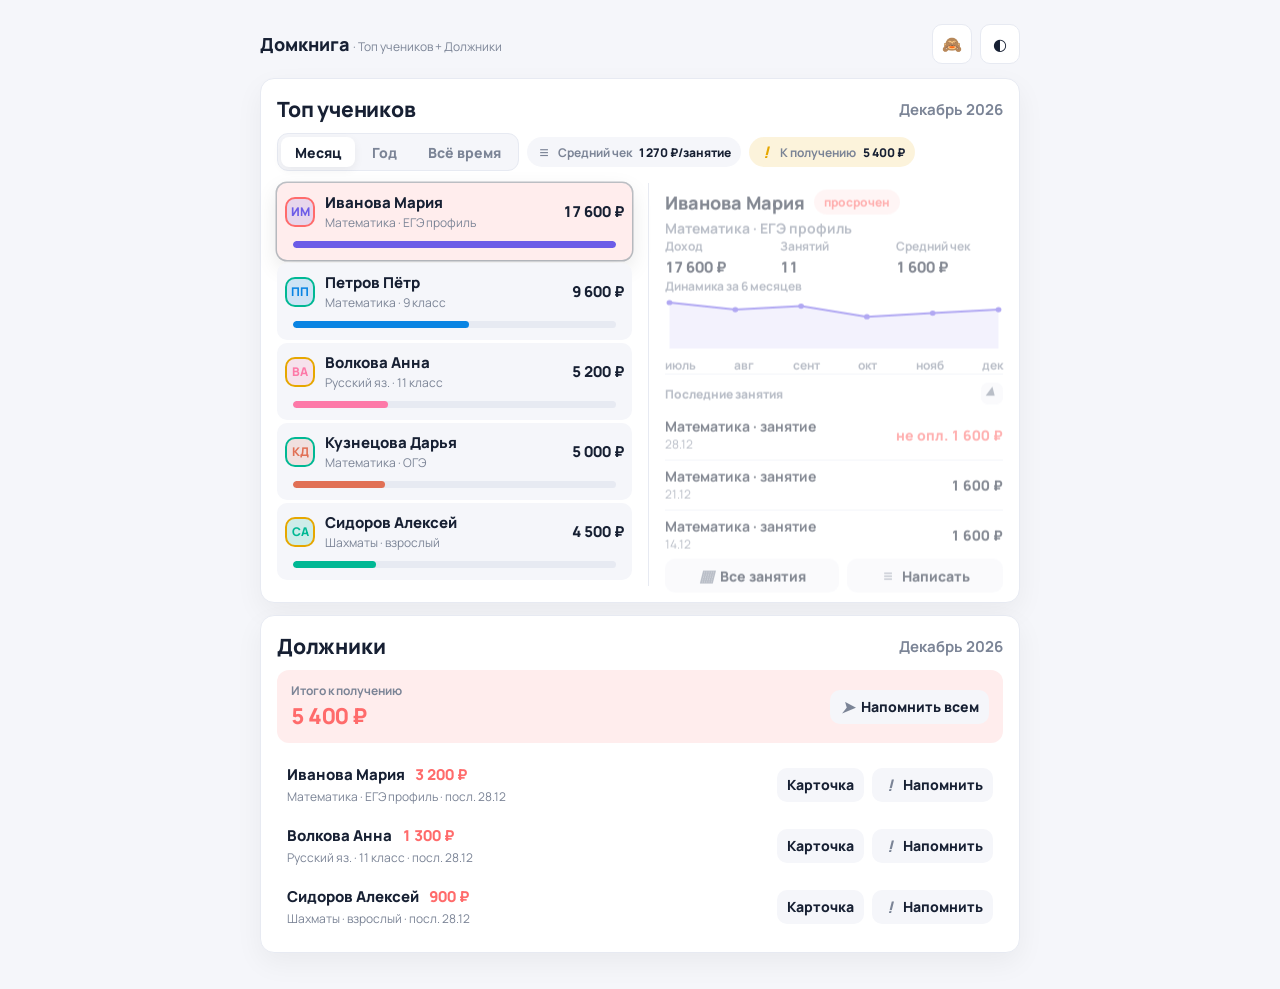
<file: Ученики/Текстовый документ.html>
<!doctype html>
<html lang="ru">
<head>
<meta charset="utf-8" />
<meta name="viewport" content="width=device-width, initial-scale=1, viewport-fit=cover" />
<title>Домкнига — Топ учеников + Должники</title>
<link rel="preconnect" href="https://fonts.googleapis.com">
<link rel="preconnect" href="https://fonts.gstatic.com" crossorigin>
<link href="https://fonts.googleapis.com/css2?family=Manrope:wght@400;500;600;700;800&display=swap" rel="stylesheet">
<style>
  :root{
    --bg:#f5f6fa; --card:#fff; --text:#172033; --muted:#7b8496; --line:#e7eaf2;
    --accent:#6c5ce7; --accent-soft:rgba(108,92,231,.12);
    --green:#00b894; --amber:#e6a700; --red:#ff6b6b;
    --green-bg:rgba(0,184,148,.12); --amber-bg:rgba(230,167,0,.14); --red-bg:rgba(255,107,107,.12);
    --shadow:0 10px 28px rgba(0,0,0,.05); --radius:14px;
    --ring:color-mix(in srgb, var(--text) 28%, transparent);
  }
  [data-theme="dark"]{
    --bg:#0f1220; --card:#191e30; --text:#eef0ff; --muted:#8b93ad; --line:#262d45;
    --accent:#8b7cff; --accent-soft:rgba(139,124,255,.16);
    --green:#2ee6c0; --amber:#ffd93d; --red:#ff8080;
    --green-bg:rgba(46,230,192,.14); --amber-bg:rgba(255,217,61,.16); --red-bg:rgba(255,128,128,.14);
    --shadow:0 10px 28px rgba(0,0,0,.25);
  }
  *{box-sizing:border-box;-webkit-tap-highlight-color:transparent}
  body{margin:0;background:var(--bg);color:var(--text);
    font-family:'Manrope',-apple-system,BlinkMacSystemFont,"Segoe UI",Roboto,sans-serif;
    display:grid;place-items:start center;min-height:100dvh;padding:24px 16px;transition:background .2s,color .2s}
  .stage{width:100%;max-width:760px}
  .topline{display:flex;justify-content:space-between;align-items:center;margin-bottom:14px}
  .topline b{font-size:18px;font-weight:800}
  .topline span{color:var(--muted);font-size:12px}
  .topline .acts{display:flex;gap:8px}
  .icon-btn{width:40px;height:40px;border-radius:10px;border:1px solid var(--line);
    background:var(--card);color:var(--text);font-size:16px;cursor:pointer;display:grid;place-items:center}

  .card{background:var(--card);border:1px solid var(--line);border-radius:var(--radius);
    padding:16px;box-shadow:var(--shadow);container-type:inline-size;container-name:card;
    --fs-sm:13px;--fs-md:15px;--fs-lg:17px;--fs-xs:12px;--fs-2xs:10px}
  @supports (width:1cqi){
    .card{--fs-sm:clamp(11px,2.4cqi,15px);--fs-md:clamp(13px,2.8cqi,18px);
      --fs-lg:clamp(15px,3.2cqi,21px);--fs-xs:clamp(11px,2.2cqi,14px);--fs-2xs:clamp(9px,1.8cqi,12px)}
  }
  .section-head{display:flex;align-items:center;justify-content:space-between;gap:10px;margin-bottom:10px}
  .section-title{margin:0;font-size:var(--fs-lg);font-weight:800;letter-spacing:-.2px}
  .section-note{color:var(--muted);font-size:var(--fs-sm);font-weight:700;white-space:nowrap;text-transform:capitalize}

  .mini-btn{height:34px;min-width:34px;padding:0 10px;border-radius:10px;border:1px solid var(--line);
    background:var(--bg);color:var(--text);font:inherit;font-size:var(--fs-xs);font-weight:800;cursor:pointer;
    display:inline-flex;align-items:center;gap:6px;transition:background .15s,transform .1s,color .15s}
  .mini-btn:active{transform:scale(.96)}
  .mini-btn.accent{background:var(--accent);color:#fff;border-color:transparent}
  .mini-btn .ic{width:15px;height:15px}
  .mini-btn.btn-tonal{border:none;background:var(--bg);color:var(--text)}
  .mini-btn.btn-tonal .ic{color:var(--muted)}
  .mini-btn.btn-tonal:hover{background:var(--line)}
  .mini-btn.btn-tonal:focus-visible{outline:2px solid var(--muted);outline-offset:2px}
  .btn-t{white-space:nowrap}

  .ic{display:inline-block;width:16px;height:16px;flex:0 0 auto;background-color:currentColor;
    -webkit-mask-repeat:no-repeat;mask-repeat:no-repeat;-webkit-mask-position:center;mask-position:center;
    -webkit-mask-size:contain;mask-size:contain}
  .ic.ic-fb{-webkit-mask-image:none!important;mask-image:none!important;background:none!important;
    display:inline-flex;align-items:center;justify-content:center;line-height:1;font-size:16px}

  /* мобильный переключатель между дашбордами */
  .dash-tabs{display:none;gap:4px;background:var(--bg);border:1px solid var(--line);border-radius:12px;padding:4px;margin-bottom:12px}
  .dash-tabs button{flex:1;border:0;background:transparent;color:var(--muted);padding:9px 8px;border-radius:9px;
    font:inherit;font-size:var(--fs-xs);font-weight:800;cursor:pointer;min-height:36px;white-space:nowrap;
    transition:background .18s,color .18s,box-shadow .18s}
  .dash-tabs button.on{background:var(--card);color:var(--text);box-shadow:0 3px 10px rgba(0,0,0,.06)}
  .dash-tabs button:focus-visible{outline:2px solid var(--muted);outline-offset:1px}
  .dash-pane{display:block;margin-bottom:12px}

  /* ===== тулбар: БАЗОВО = мобила (п.3: всё на всю ширину, отцентровано, равные высоты) ===== */
  .toolbar{display:flex;flex-direction:column;gap:8px;align-items:stretch;margin-bottom:12px}
  .segmented{display:flex;width:100%;background:var(--bg);border:1px solid var(--line);border-radius:11px;padding:3px;gap:3px;margin:0}
  .segmented button{flex:1;justify-content:center;border:0;background:transparent;color:var(--muted);
    padding:0 12px;border-radius:8px;font:inherit;font-size:var(--fs-xs);font-weight:800;cursor:pointer;
    min-height:40px;white-space:nowrap;display:inline-flex;align-items:center;
    transition:background .18s,color .18s,box-shadow .18s}
  .segmented button.on{background:var(--card);color:var(--text);box-shadow:0 3px 10px rgba(0,0,0,.06)}
  .segmented button:focus-visible{outline:2px solid var(--muted);outline-offset:1px}
  .insight{display:flex;flex-direction:column;gap:8px;width:100%}
  .ins-chip{display:inline-flex;align-items:center;justify-content:center;gap:7px;width:100%;
    font-size:var(--fs-2xs);font-weight:800;padding:0 10px;min-height:40px;border-radius:999px;
    background:var(--bg);color:var(--text);white-space:nowrap}
  .ins-chip .ic{width:14px;height:14px;color:var(--muted)}
  .ins-chip .k{color:var(--muted);font-weight:700}
  .ins-chip.due{background:var(--amber-bg)}
  .ins-chip.due .ic{color:var(--amber)}
  .ins-chip.due.zero{background:var(--green-bg)}
  .ins-chip.due.zero .ic{color:var(--green)}

  /* master-detail контейнер */
  .bd-grid{display:block}
  .detail-pane{display:none;position:relative}
  .dp-anim{will-change:opacity,transform}

  /* список учеников */
  .rows{display:flex;flex-direction:column;gap:2px}
  .srow{border-radius:10px;transition:background .15s,box-shadow .15s,transform .12s}
  .srow-main{display:grid;grid-template-columns:auto 1fr auto;grid-template-areas:"av name amt" "bar bar bar";
    align-items:center;gap:9px 10px;width:100%;text-align:left;border:0;background:transparent;color:inherit;font:inherit;
    padding:9px 8px;cursor:pointer;border-radius:10px;transition:background .15s}
  .srow-main:hover{background:var(--bg)}
  .srow-main:focus-visible{outline:2px solid var(--muted);outline-offset:-2px}
  .avatar{grid-area:av;width:30px;height:30px;border-radius:10px;display:grid;place-items:center;
    font-weight:800;font-size:12px;flex:0 0 auto;border:2px solid transparent;line-height:1}
  .avatar.st-paid{border-color:var(--green)}
  .avatar.st-pending{border-color:var(--amber)}
  .avatar.st-overdue{border-color:var(--red)}
  .s-namecol{grid-area:name;min-width:0;display:flex;flex-direction:column;gap:1px}
  .s-nm{font-weight:800;font-size:var(--fs-sm);min-width:0;overflow:hidden;text-overflow:ellipsis;white-space:nowrap}
  .s-sub{color:var(--muted);font-size:var(--fs-2xs);min-width:0;overflow:hidden;text-overflow:ellipsis;white-space:nowrap}
  .s-amt{grid-area:amt;text-align:right;font-weight:800;font-size:var(--fs-sm);font-variant-numeric:tabular-nums;white-space:nowrap}
  .hbar{grid-area:bar;height:7px;border-radius:999px;background:var(--line);overflow:hidden;margin:1px 8px 3px}
  .hbar i{display:block;height:100%;border-radius:999px;transition:width .45s cubic-bezier(.22,.61,.36,1)}
  .srow.overdue{background:var(--red-bg)}

  /* спойлер (мобила) */
  .s-detail{display:grid;grid-template-rows:0fr;transition:grid-template-rows .32s cubic-bezier(.22,.61,.36,1)}
  .srow.open .s-detail{grid-template-rows:1fr}
  .s-detail-inner{overflow:hidden;min-height:0;position:relative;background:var(--card);border-radius:0 0 10px 10px}

  /* панель/спойлер содержимое ученика */
  .su-pad{padding:10px 10px 12px;display:flex;flex-direction:column;gap:10px;position:relative}
  .su-head{display:flex;align-items:center;gap:9px;min-width:0}
  .su-nm{font-size:var(--fs-md);font-weight:800;min-width:0;overflow:hidden;text-overflow:ellipsis;white-space:nowrap}
  .su-badge{flex:0 0 auto;font-size:var(--fs-2xs);font-weight:800;padding:4px 10px;border-radius:999px;white-space:nowrap}
  .su-badge.paid{background:var(--green-bg);color:var(--green)}
  .su-badge.pending{background:var(--amber-bg);color:var(--amber)}
  .su-badge.overdue{background:var(--red-bg);color:var(--red)}
  /* п.4: небольшой отступ после имени до строки «предмет · тип» (было -4px) */
  .su-sub{color:var(--muted);font-size:var(--fs-xs);font-weight:700;margin-top:4px}
  .su-figs{display:grid;grid-template-columns:repeat(3,1fr);gap:8px}
  .su-fig{display:flex;flex-direction:column;gap:2px}
  .su-fig .fk{font-size:var(--fs-2xs);color:var(--muted);font-weight:700}
  .su-fig .fv{font-size:var(--fs-sm);font-weight:800;font-variant-numeric:tabular-nums;white-space:nowrap;overflow:hidden;text-overflow:ellipsis}
  .spark-wrap{display:flex;flex-direction:column;gap:4px}
  .spark-cap{font-size:var(--fs-2xs);color:var(--muted);font-weight:700}
  .spark{width:100%;height:54px;display:block;overflow:visible}
  .spark-x{display:flex;justify-content:space-between;font-size:var(--fs-2xs);color:var(--muted);font-weight:700}

  /* вложенный collapsible списка занятий */
  .sub-collapse{border-top:1px solid var(--line);padding-top:4px}
  .sub-head{display:flex;align-items:center;justify-content:space-between;gap:8px;width:100%;
    border:0;background:transparent;color:var(--muted);font:inherit;font-size:var(--fs-2xs);font-weight:800;
    padding:4px 0;cursor:pointer;transition:color .15s}
  .sub-head:hover{color:var(--text)}
  .sub-head:focus-visible{outline:2px solid var(--muted);outline-offset:2px;border-radius:6px}
  .sub-head .caret{flex:0 0 auto;width:22px;height:22px;border-radius:7px;display:grid;place-items:center;
    background:var(--bg);color:var(--muted);transition:transform .25s,background .15s,color .15s}
  .sub-head .caret .ic{width:14px;height:14px}
  .sub-head:hover .caret{color:var(--text);background:var(--line)}
  .sub-collapse.open .sub-head .caret{transform:rotate(180deg)}
  .sub-body{display:grid;grid-template-rows:0fr;transition:grid-template-rows .3s cubic-bezier(.22,.61,.36,1)}
  .sub-collapse.open .sub-body{grid-template-rows:1fr}
  .sub-body-inner{overflow:hidden;min-height:0}

  .sess-list{display:flex;flex-direction:column;gap:1px;padding-top:2px}
  .sess{display:flex;align-items:center;justify-content:space-between;gap:10px;padding:6px 0;border-top:1px solid var(--line);font-size:var(--fs-xs)}
  .sess:first-child{border-top:0}
  .sess .sl{display:flex;flex-direction:column;min-width:0}
  .sess .sn{font-weight:700;overflow:hidden;text-overflow:ellipsis;white-space:nowrap}
  .sess .sd{color:var(--muted);font-size:var(--fs-2xs)}
  .sess .sa{font-weight:800;font-variant-numeric:tabular-nums;color:var(--text);flex:0 0 auto}
  .sess .sa.unpaid{color:var(--red)}
  .su-foot{display:flex;flex-wrap:wrap;gap:8px}
  .su-foot .mini-btn{flex:1 1 auto;justify-content:center;min-width:0}

  .empty{padding:26px 14px;text-align:center;color:var(--muted)}
  .empty b{display:block;color:var(--text);font-size:var(--fs-md);font-weight:800;margin-bottom:6px}
  .empty p{margin:0;font-size:var(--fs-sm);line-height:1.4}

  /* ===== карточка «Должники»: БАЗОВО = мобила (п.1: два ряда) ===== */
  .debt-summary{display:flex;align-items:center;justify-content:space-between;gap:10px;
    background:var(--red-bg);border-radius:12px;padding:12px 14px;margin-bottom:12px}
  .ds-left{display:flex;flex-direction:column;gap:2px;min-width:0}
  .ds-k{font-size:var(--fs-2xs);font-weight:700;color:var(--muted)}
  .ds-v{font-size:clamp(18px,5.4cqi,22px);font-weight:800;color:var(--red);letter-spacing:-.5px;
    font-variant-numeric:tabular-nums;white-space:nowrap;overflow:hidden;text-overflow:ellipsis}
  .debt-rows{display:flex;flex-direction:column;gap:2px}
  .debt-row{display:flex;flex-direction:column;gap:9px;padding:11px 10px;border-radius:10px;transition:background .15s}
  .d-main{min-width:0;display:flex;flex-direction:column;gap:3px}
  .d-top{display:flex;align-items:baseline;justify-content:space-between;gap:10px;min-width:0}
  .d-nm{font-weight:800;font-size:var(--fs-sm);flex:0 1 auto;min-width:0;overflow:hidden;text-overflow:ellipsis;white-space:nowrap}
  .d-amt{font-weight:800;font-size:var(--fs-sm);color:var(--red);font-variant-numeric:tabular-nums;flex:0 0 auto;white-space:nowrap}
  .d-sub{color:var(--muted);font-size:var(--fs-2xs);min-width:0;overflow:hidden;text-overflow:ellipsis;white-space:nowrap}
  .d-actions{display:flex;gap:8px}
  .d-actions .mini-btn{flex:1 1 0;min-width:0;justify-content:center;overflow:hidden}
  .d-actions .btn-t{overflow:hidden;text-overflow:ellipsis}
  .debt-empty{display:flex;align-items:center;justify-content:center;gap:8px;padding:24px 12px;
    color:var(--muted);font-weight:700;font-size:var(--fs-sm)}
  .debt-empty .ic{width:18px;height:18px;color:var(--green)}

  #toast{position:fixed;left:50%;bottom:28px;transform:translateX(-50%) translateY(14px);
    background:var(--text);color:var(--card);padding:11px 16px;border-radius:12px;font-size:13px;font-weight:800;
    opacity:0;pointer-events:none;transition:.22s;z-index:50;white-space:nowrap;max-width:90vw;overflow:hidden;text-overflow:ellipsis}
  #toast.show{opacity:1;transform:translateX(-50%) translateY(0)}

  @media (max-width:560px){ .su-figs{gap:6px} }

  /* мобильный режим: переключатель + одна карточка */
  @media (max-width:719px){
    .dash-tabs{display:flex}
    .dash-pane{display:none}
    .dash-pane.active{display:block}
  }

  /* ===== DESKTOP (>=720px): тулбар в ряд + равные компактные высоты (п.3); должники в компактную строку (п.2) ===== */
  @media (min-width:720px){
    /* тулбар: сегмент inline-компакт, чипы в ряд, высоты выровжены и уменьшены */
    .toolbar{flex-direction:row;flex-wrap:wrap;align-items:center;gap:8px}
    .segmented{width:auto}
    .segmented button{flex:0 0 auto;min-height:30px;padding:0 14px}
    .insight{display:contents}
    .ins-chip{width:auto;min-height:30px;padding:0 10px}

    /* должники: одна строка, имя+сумма слиплены слева, кнопки прижаты вправо */
    .debt-row{flex-direction:row;align-items:center;gap:14px;padding:9px 10px}
    .debt-row:hover{background:var(--bg)}
    .d-main{flex:0 1 auto}
    .d-top{justify-content:flex-start;gap:10px}
    .d-actions{margin-left:auto;flex:0 0 auto}
    .d-actions .mini-btn{flex:0 0 auto;overflow:visible}
    .d-actions .btn-t{overflow:visible}

    /* master-detail топа */
    .bd-grid{display:grid;grid-template-columns:1fr 1fr;gap:16px;align-items:start}
    .detail-pane{display:flex;flex-direction:column;border-left:1px solid var(--line);padding-left:16px;min-height:160px}
    .detail-pane .su-pad{padding:4px 0 0}
    .rows{gap:3px}
    .srow{background:var(--bg)}
    .srow:hover{transform:translateY(-2px);box-shadow:0 6px 18px rgba(0,0,0,.06)}
    .srow.active{background:var(--card);box-shadow:0 0 0 1.5px var(--ring),0 8px 22px rgba(0,0,0,.10)}
    .srow.overdue{background:var(--red-bg)}
    .srow.overdue.active{background:var(--red-bg);box-shadow:0 0 0 1.5px var(--ring),0 8px 22px rgba(0,0,0,.10)}
    .srow-main:hover{background:transparent}
    .s-detail{display:none}
  }

  @media (prefers-reduced-motion:reduce){
    .hbar i,.s-detail,.srow,.segmented button,.sub-body,.sub-head .caret{transition:none}
  }
</style>
</head>
<body>
  <div class="stage">
    <div class="topline">
      <div><b>Домкнига</b> <span>· Топ учеников + Должники</span></div>
      <div class="acts">
        <button class="icon-btn" id="hideBtn" title="Скрыть суммы">🙈</button>
        <button class="icon-btn" id="themeBtn" title="Тема">◐</button>
      </div>
    </div>

    <div class="dash-tabs" id="dashTabs">
      <button data-tab="students" class="on">Топ учеников</button>
      <button data-tab="debtors">Должники</button>
    </div>

    <!-- ===== карточка 1: Топ учеников ===== -->
    <div class="dash-pane active" data-pane="students">
      <section class="card" id="card">
        <div class="section-head">
          <h2 class="section-title">Топ учеников</h2>
          <span class="section-note" id="monthNote"></span>
        </div>

        <div class="toolbar">
          <div class="segmented" id="seg">
            <button data-period="month" class="on">Месяц</button>
            <button data-period="year">Год</button>
            <button data-period="all">Всё время</button>
          </div>
          <div class="insight" id="insight"></div>
        </div>

        <div class="bd-grid">
          <div class="rows" id="rows"></div>
          <aside class="detail-pane" id="detailPane"><div class="dp-anim" id="dpAnim"></div></aside>
        </div>
      </section>
    </div>

    <!-- ===== карточка 2: Должники ===== -->
    <div class="dash-pane" data-pane="debtors">
      <section class="card" id="debtCard">
        <div class="section-head">
          <h2 class="section-title">Должники</h2>
          <span class="section-note" id="debtMonthNote"></span>
        </div>
        <div class="debt-summary" id="debtSummary"></div>
        <div class="debt-rows" id="debtRows"></div>
      </section>
    </div>
  </div>

  <div id="toast"></div>

<script>
  const $ = s => document.querySelector(s);
  const fmt = n => new Intl.NumberFormat('ru-RU',{maximumFractionDigits:0}).format(n);
  const reduced = () => window.matchMedia('(prefers-reduced-motion: reduce)').matches;

  // ---- иконки (Iconify, СЛЭШ; ч/б глиф-fallback) ----
  const icUrl = name => { const [p,...r]=name.split(':'); return `https://api.iconify.design/${p}/${r.join(':')}.svg`; };
  function setIcon(el, iconName, glyph){
    if(!el) return;
    const url = icUrl(iconName);
    el.style.webkitMaskImage = `url("${url}")`; el.style.maskImage = `url("${url}")`;
    const probe = new Image();
    probe.onerror = () => { el.style.webkitMaskImage='none'; el.style.maskImage='none';
      el.style.backgroundColor=''; el.textContent = glyph||''; el.classList.add('ic-fb'); };
    probe.src = url;
  }

  // ---- месячный календарь ----
  const pad = n => String(n).padStart(2,'0');
  const ym  = d => `${d.getFullYear()}-${pad(d.getMonth()+1)}`;
  const now = new Date();
  const currentKey = ym(now);
  const MONTHS = [];
  { const d = new Date(now.getFullYear(), now.getMonth()-23, 1);
    for(let i=0;i<26;i++){ MONTHS.push(ym(d)); d.setMonth(d.getMonth()+1); } }
  let selIdx = Math.max(0, MONTHS.indexOf(currentKey));
  const selKey = () => MONTHS[selIdx];
  function shortMonth(key){ const [y,m]=key.split('-').map(Number);
    return new Date(y,m-1,1).toLocaleDateString('ru-RU',{month:'short'}).replace('.',''); }
  function monthName(key){ const [y,m]=key.split('-').map(Number);
    const mn = new Date(y,m-1,1).toLocaleDateString('ru-RU',{month:'long'});
    return `${mn.charAt(0).toUpperCase()+mn.slice(1)} ${y}`; }
  function daysInMonth(key){ const [y,m]=key.split('-').map(Number); return new Date(y,m,0).getDate(); }

  function hash(str){ let h=2166136261; for(let i=0;i<str.length;i++){h^=str.charCodeAt(i);h=Math.imul(h,16777619);} return h>>>0; }
  const rnd = (k,s)=>(hash(`${k}:${s}`)%10000)/10000;

  const STUDENTS = [
    {id:'maria',  name:'Иванова Мария',  subject:'Математика', cls:'ЕГЭ профиль', rate:1600, base:10, color:'#6c5ce7', pay:'overdue',  priorIncome:168000, priorSessions:112},
    {id:'petr',   name:'Петров Пётр',    subject:'Математика', cls:'9 класс',     rate:1200, base:8,  color:'#0984e3', pay:'paid',     priorIncome:112000, priorSessions:104},
    {id:'volkova',name:'Волкова Анна',   subject:'Русский яз.',cls:'11 класс',    rate:1300, base:5,  color:'#fd79a8', pay:'pending',  priorIncome:72000,  priorSessions:60},
    {id:'darya',  name:'Кузнецова Дарья',subject:'Математика', cls:'ОГЭ',         rate:1000, base:7,  color:'#e17055', pay:'paid',     priorIncome:88000,  priorSessions:96},
    {id:'aleksey',name:'Сидоров Алексей',subject:'Шахматы',    cls:'взрослый',    rate:900,  base:6,  color:'#00b894', pay:'pending',  priorIncome:58000,  priorSessions:72},
  ];
  const byId = Object.fromEntries(STUDENTS.map(s=>[s.id,s]));
  const initials = name => name.split(' ').map(w=>w[0]).slice(0,2).join('').toUpperCase();

  function sessionsIn(key, s){
    if(key > currentKey) return 0;
    return Math.max(1, Math.round(s.base * (0.7 + rnd(key, s.id) * 0.6)));
  }
  function incomeIn(key, s){ return sessionsIn(key, s) * s.rate; }
  function agg(s, from, to){
    let income=0, sess=0;
    for(let i=from;i<=to;i++){ const k=MONTHS[i]; income+=incomeIn(k,s); sess+=sessionsIn(k,s); }
    return {income, sess};
  }
  function periodRange(period){
    if(period==='month') return [selIdx, selIdx];
    if(period==='year')  return [Math.max(0, selIdx-11), selIdx];
    return [0, selIdx];
  }
  function valueFor(s, period){
    const [a,b] = periodRange(period);
    const {income, sess} = agg(s, a, b);
    if(period==='all'){ return {income: income + s.priorIncome, sess: sess + s.priorSessions}; }
    return {income, sess};
  }
  function dueAmount(s){
    if(s.pay==='paid') return 0;
    if(s.pay==='pending') return s.rate;
    return s.rate * 2;
  }

  const state = { hidden:false, period:'month', selected:null };
  const mqDesktop = window.matchMedia('(min-width:720px)');
  const isDesktop = () => mqDesktop.matches;

  function sorted(){
    return [...STUDENTS].sort((a,b)=> valueFor(b,state.period).income - valueFor(a,state.period).income);
  }

  // ---- строки топа создаём ОДИН РАЗ ----
  const rowEls = {};
  function buildRow(s){
    const row = document.createElement('div');
    row.className='srow'; row.dataset.id=s.id;
    row.innerHTML = `
      <button class="srow-main" type="button" aria-expanded="false">
        <span class="avatar" data-av></span>
        <span class="s-namecol"><span class="s-nm">${s.name}</span><span class="s-sub">${s.subject} · ${s.cls}</span></span>
        <span class="s-amt" data-amt></span>
        <span class="hbar"><i data-fill></i></span>
      </button>
      <div class="s-detail"><div class="s-detail-inner"><div class="su-pad" data-pad></div></div></div>`;
    row.querySelector('.srow-main').addEventListener('click', e=>{
      if(isDesktop()) selectRow(s.id); else toggleRow(s.id);
    });
    rowEls[s.id]=row;
    return row;
  }
  function ensureRows(){
    const rows=$('#rows');
    STUDENTS.forEach(s=>{ if(!rowEls[s.id]) rows.appendChild(buildRow(s)); });
  }

  function paintAvatar(el, s){
    el.textContent = initials(s.name);
    el.style.background = `color-mix(in srgb, ${s.color} 16%, transparent)`;
    el.style.color = s.color;
    el.classList.remove('st-paid','st-pending','st-overdue');
    el.classList.add('st-'+s.pay);
  }

  function closeAllOpen(){
    document.querySelectorAll('.srow.open').forEach(r=>{
      r.classList.remove('open'); r.querySelector('.srow-main').setAttribute('aria-expanded','false');
    });
  }
  function toggleRow(id){
    const row=rowEls[id]; const willOpen=!row.classList.contains('open');
    closeAllOpen();
    if(willOpen){ row.classList.add('open'); row.querySelector('.srow-main').setAttribute('aria-expanded','true');
      renderPad(rowEls[id].querySelector('[data-pad]'), id, false); }
    haptic('light');
  }
  function selectRow(id){
    state.selected=id;
    document.querySelectorAll('.srow.active').forEach(r=>r.classList.remove('active'));
    if(rowEls[id]) rowEls[id].classList.add('active');
    renderPad($('#dpAnim'), id, true);
    haptic('light');
  }
  function selectRowSilent(id){ state.selected=id;
    document.querySelectorAll('.srow.active').forEach(r=>r.classList.remove('active'));
    if(rowEls[id]) rowEls[id].classList.add('active'); renderPad($('#dpAnim'), id, false); }

  function renderRow(s, max){
    const row=rowEls[s.id]; const v=valueFor(s,state.period);
    row.querySelector('[data-amt]').textContent = state.hidden ? '•••' : fmt(v.income)+' ₽';
    row.querySelector('[data-fill]').style.width = (max>0 ? Math.max(4,(v.income/max)*100) : 0)+'%';
    row.querySelector('[data-fill]').style.background = s.color;
    row.classList.toggle('overdue', s.pay==='overdue');
    paintAvatar(row.querySelector('[data-av]'), s);
  }

  function sparkline(s){
    const start=Math.max(0, selIdx-5); const pts=[]; const labels=[];
    for(let i=start;i<=selIdx;i++){ pts.push(incomeIn(MONTHS[i],s)); labels.push(shortMonth(MONTHS[i])); }
    const W=300,H=54,p=4; const mx=Math.max(1,...pts); const n=pts.length;
    const xs = i => n===1 ? W/2 : p + (i*(W-2*p))/(n-1);
    const ys = v => H-p - (v/mx)*(H-2*p);
    const line = pts.map((v,i)=>`${xs(i)},${ys(v)}`).join(' ');
    const area = `M${xs(0)},${H-p} L${line.replace(/ /g,' L')} L${xs(n-1)},${H-p} Z`;
    const dots = pts.map((v,i)=>`<circle cx="${xs(i)}" cy="${ys(v)}" r="2.6" fill="${s.color}"/>`).join('');
    return `<svg class="spark" viewBox="0 0 ${W} ${H}" preserveAspectRatio="none" aria-hidden="true">
      <path d="${area}" fill="color-mix(in srgb, ${s.color} 14%, transparent)"/>
      <polyline points="${line}" fill="none" stroke="${s.color}" stroke-width="2" stroke-linejoin="round" stroke-linecap="round"/>
      ${dots}
    </svg>
    <div class="spark-x">${labels.map(l=>`<span>${l}</span>`).join('')}</div>`;
  }

  function lastSessions(s){
    const dim=daysInMonth(selKey()); const days=[28,21,14,7].filter(d=>d<=dim).slice(0,3);
    return days.map((d,i)=>{
      const status = (i===0 && s.pay!=='paid') ? 'unpaid' : 'paid';
      return {date:`${pad(d)}.${pad(Number(selKey().split('-')[1]))}`, note:s.subject+' · занятие', amount:s.rate, status};
    });
  }

  function renderPad(container, id, animate){
    const s=byId[id]; const v=valueFor(s,state.period);
    const avg = v.sess>0 ? Math.round(v.income/v.sess) : 0;
    const badgeTxt = s.pay==='paid'?'оплачен':s.pay==='pending'?'ждёт оплату':'просрочен';
    const sess = lastSessions(s).map(x=>`
      <div class="sess"><div class="sl"><span class="sn">${x.note}</span><span class="sd">${x.date}</span></div>
      <span class="sa ${x.status==='unpaid'?'unpaid':''}">${state.hidden?'•••':(x.status==='unpaid'?'не опл. ':'')+fmt(x.amount)+' ₽'}</span></div>`).join('')
      || `<div class="sess"><span class="sd">Нет занятий в этом месяце</span></div>`;
    const html = `
      <div class="su-head">
        <span class="su-nm">${s.name}</span>
        <span class="su-badge ${s.pay}">${badgeTxt}</span>
      </div>
      <div class="su-sub">${s.subject} · ${s.cls}</div>
      <div class="su-figs">
        <div class="su-fig"><span class="fk">Доход</span><span class="fv">${state.hidden?'•••':fmt(v.income)+' ₽'}</span></div>
        <div class="su-fig"><span class="fk">Занятий</span><span class="fv">${state.hidden?'•••':fmt(v.sess)}</span></div>
        <div class="su-fig"><span class="fk">Средний чек</span><span class="fv">${state.hidden?'•••':fmt(avg)+' ₽'}</span></div>
      </div>
      <div class="spark-wrap"><span class="spark-cap">Динамика за 6 месяцев</span>${sparkline(s)}</div>
      <div class="sub-collapse open" data-sc>
        <button class="sub-head" type="button" aria-expanded="true">
          <span>Последние занятия</span>
          <span class="caret" aria-hidden="true"><i class="ic" data-ic="lucide:chevron-down" data-glyph="▾"></i></span>
        </button>
        <div class="sub-body"><div class="sub-body-inner"><div class="sess-list">${sess}</div></div></div>
      </div>
      <div class="su-foot">
        <button class="mini-btn btn-tonal" data-all="${s.id}"><i class="ic" data-ic="lucide:calendar-days" data-glyph="▦"></i><span class="btn-t">Все занятия</span></button>
        <button class="mini-btn btn-tonal" data-chat="${s.id}"><i class="ic" data-ic="lucide:message-square" data-glyph="≡"></i><span class="btn-t">Написать</span></button>
      </div>`;

    container.innerHTML = html;

    if(animate && !reduced() && container.animate){
      container.getAnimations().forEach(a=>a.cancel());
      container.animate(
        [{opacity:0, transform:'translateY(14px)'}, {opacity:1, transform:'none'}],
        {duration:300, easing:'cubic-bezier(.16,1,.3,1)', fill:'none'}
      );
    }

    container.querySelectorAll('.ic[data-ic]').forEach(el=>setIcon(el, el.dataset.ic, el.dataset.glyph));
    const sc=container.querySelector('[data-sc]'), sh=container.querySelector('.sub-head');
    if(sh) sh.addEventListener('click', e=>{ e.stopPropagation();
      const open=sc.classList.toggle('open'); sh.setAttribute('aria-expanded', open?'true':'false'); haptic('light'); });
    const ab=container.querySelector('[data-all]');
    if(ab) ab.addEventListener('click', e=>{ e.stopPropagation(); haptic('light'); toast(`История занятий: ${s.name}`); });
    const cb=container.querySelector('[data-chat]');
    if(cb) cb.addEventListener('click', e=>{ e.stopPropagation(); haptic('light'); toast(`Чат с учеником: ${s.name}`); });
  }

  function renderInsight(){
    const [a,b]=periodRange(state.period);
    let inc=0, ses=0, due=0;
    STUDENTS.forEach(s=>{ const v=valueFor(s,state.period); inc+=v.income; ses+=v.sess; due+=dueAmount(s); });
    const avg = ses>0 ? Math.round(inc/ses) : 0;
    const dueZero = due===0;
    $('#insight').innerHTML = `
      <span class="ins-chip"><i class="ic" data-ic="lucide:receipt" data-glyph="≡"></i><span class="k">Средний чек</span> ${state.hidden?'•••':fmt(avg)+' ₽'}/занятие</span>
      <span class="ins-chip due ${dueZero?'zero':''}"><i class="ic" data-ic="${dueZero?'lucide:check-circle-2':'lucide:alert-circle'}" data-glyph="${dueZero?'✓':'!'}"></i>
        <span class="k">К получению</span> ${state.hidden?'•••':fmt(due)+' ₽'}${dueZero?' · всё оплачено':''}</span>`;
    $('#insight').querySelectorAll('.ic[data-ic]').forEach(el=>setIcon(el, el.dataset.ic, el.dataset.glyph));
  }

  function orderRows(){
    const rows=$('#rows'); const list=sorted(); const max=list[0]?valueFor(list[0],state.period).income:1;
    list.forEach(s=>{ renderRow(s, max); rows.appendChild(rowEls[s.id]); });
  }

  function render(){
    ensureRows();
    $('#monthNote').textContent = monthName(selKey());
    if(!STUDENTS.length){
      $('#rows').innerHTML=`<div class="empty"><b>Учеников пока нет</b><p>Добавьте первого ученика, чтобы видеть рейтинг по доходу.</p></div>`;
      if(isDesktop()) $('#dpAnim').innerHTML='';
    } else {
      if($('#rows .empty')) $('#rows').innerHTML='';
      orderRows();
      renderInsight();
      if(isDesktop()){
        if(!state.selected || !byId[state.selected]) selectRowSilent(sorted()[0].id);
        else renderPad($('#dpAnim'), state.selected, true);
      } else {
        const open=$('#rows .srow.open');
        if(open) renderPad(open.querySelector('[data-pad]'), open.dataset.id, false);
      }
    }
    document.querySelectorAll('#seg button').forEach(b=>b.classList.toggle('on', b.dataset.period===state.period));
  }

  // ===== карточка «Должники» (структура совпадает с новым CSS: d-main[d-top(d-nm,d-amt)+d-sub] + d-actions) =====
  function renderDebt(){
    $('#debtMonthNote').textContent = monthName(selKey());
    const list = STUDENTS.filter(s=>s.pay!=='paid').sort((a,b)=>dueAmount(b)-dueAmount(a));
    const total = list.reduce((s,x)=>s+dueAmount(x),0);
    const rows = $('#debtRows');
    if(!list.length){
      $('#debtSummary').innerHTML = '';
      rows.innerHTML = `<div class="debt-empty"><i class="ic" data-ic="lucide:check-circle-2" data-glyph="✓"></i> Все ученики рассчитались</div>`;
      const e=rows.querySelector('.ic'); if(e) setIcon(e,'lucide:check-circle-2','✓');
      return;
    }
    rows.innerHTML = list.map(s=>{
      const due=dueAmount(s); const last=lastSessions(s)[0];
      return `<div class="debt-row" data-id="${s.id}">
        <div class="d-main">
          <div class="d-top"><span class="d-nm">${s.name}</span><span class="d-amt">${state.hidden?'•••':fmt(due)+' ₽'}</span></div>
          <div class="d-sub">${s.subject} · ${s.cls}${last?` · посл. ${last.date}`:''}</div>
        </div>
        <div class="d-actions">
          <button class="mini-btn btn-tonal" data-card="${s.id}" aria-label="Открыть карточку ученика"><span class="btn-t">Карточка</span></button>
          <button class="mini-btn btn-tonal" data-remind="${s.id}"><i class="ic" data-ic="lucide:bell-ring" data-glyph="!"></i><span class="btn-t">Напомнить</span></button>
        </div>
      </div>`;
    }).join('');
    rows.querySelectorAll('.ic[data-ic]').forEach(el=>setIcon(el, el.dataset.ic, el.dataset.glyph));
    $('#debtSummary').innerHTML = `
      <div class="ds-left"><span class="ds-k">Итого к получению</span><span class="ds-v">${state.hidden?'•••':fmt(total)+' ₽'}</span></div>
      <button class="mini-btn btn-tonal" id="debtRemindAll"><i class="ic" data-ic="lucide:send" data-glyph="➤"></i><span class="btn-t">Напомнить всем</span></button>`;
    $('#debtSummary').querySelectorAll('.ic[data-ic]').forEach(el=>setIcon(el, el.dataset.ic, el.dataset.glyph));
    $('#debtRemindAll').addEventListener('click', ()=>{ haptic('success'); toast(`Напоминания отправлены (${list.length})`); });
    rows.querySelectorAll('[data-remind]').forEach(b=> b.addEventListener('click', e=>{ e.stopPropagation(); haptic('success'); toast(`Напоминание: ${byId[b.dataset.remind].name}`); }));
    rows.querySelectorAll('[data-card]').forEach(b=> b.addEventListener('click', e=>{ e.stopPropagation(); openStudentCard(b.dataset.card); }));
  }

  function switchDash(pane){
    document.querySelectorAll('.dash-pane').forEach(p=>p.classList.toggle('active', p.dataset.pane===pane));
    document.querySelectorAll('#dashTabs button').forEach(x=>x.classList.toggle('on', x.dataset.tab===pane));
  }
  function openStudentCard(id){
    if(isDesktop()){
      selectRow(id);
      $('#card').scrollIntoView({behavior: reduced()?'auto':'smooth', block:'nearest'});
    } else {
      switchDash('students');
      requestAnimationFrame(()=>{
        closeAllOpen();
        const row=rowEls[id];
        if(row){ row.classList.add('open'); row.querySelector('.srow-main').setAttribute('aria-expanded','true');
          renderPad(row.querySelector('[data-pad]'), id, false);
          row.scrollIntoView({behavior: reduced()?'auto':'smooth', block:'nearest'}); }
      });
    }
    haptic('light');
  }

  $('#seg').addEventListener('click', e=>{
    const btn=e.target.closest('[data-period]'); if(!btn) return;
    state.period=btn.dataset.period; haptic('light'); render();
  });
  $('#dashTabs').addEventListener('click', e=>{
    const b=e.target.closest('[data-tab]'); if(!b) return;
    switchDash(b.dataset.tab); haptic('light');
  });
  mqDesktop.addEventListener('change', ()=>{
    closeAllOpen();
    if(isDesktop() && STUDENTS.length && !state.selected) selectRowSilent(sorted()[0].id);
    render();
  });

  function toast(t){ const el=$('#toast'); el.textContent=t; el.classList.add('show');
    clearTimeout(window.__tt); window.__tt=setTimeout(()=>el.classList.remove('show'),1900); }
  function haptic(type='light'){
    try{ const tg=window.Telegram?.WebApp; if(tg?.HapticFeedback){
      if(type==='success')tg.HapticFeedback.notificationOccurred('success');
      else tg.HapticFeedback.impactOccurred(type); return; } }catch(_){}
    if(navigator.vibrate) navigator.vibrate(type==='success'?20:10);
  }
  $('#hideBtn').addEventListener('click', ()=>{ state.hidden=!state.hidden; render(); renderDebt(); haptic('light');
    toast(state.hidden?'Суммы скрыты':'Суммы показаны'); });
  $('#themeBtn').addEventListener('click', ()=>{
    const r=document.documentElement; r.dataset.theme=r.dataset.theme==='dark'?'light':'dark'; haptic('light'); });
  (function initTG(){ const tg=window.Telegram?.WebApp; if(!tg)return;
    try{ tg.ready(); tg.expand(); if(tg.colorScheme) document.documentElement.dataset.theme=tg.colorScheme; }catch(_){} })();

  render();
  renderDebt();
</script>
</body>
</html>
</file>
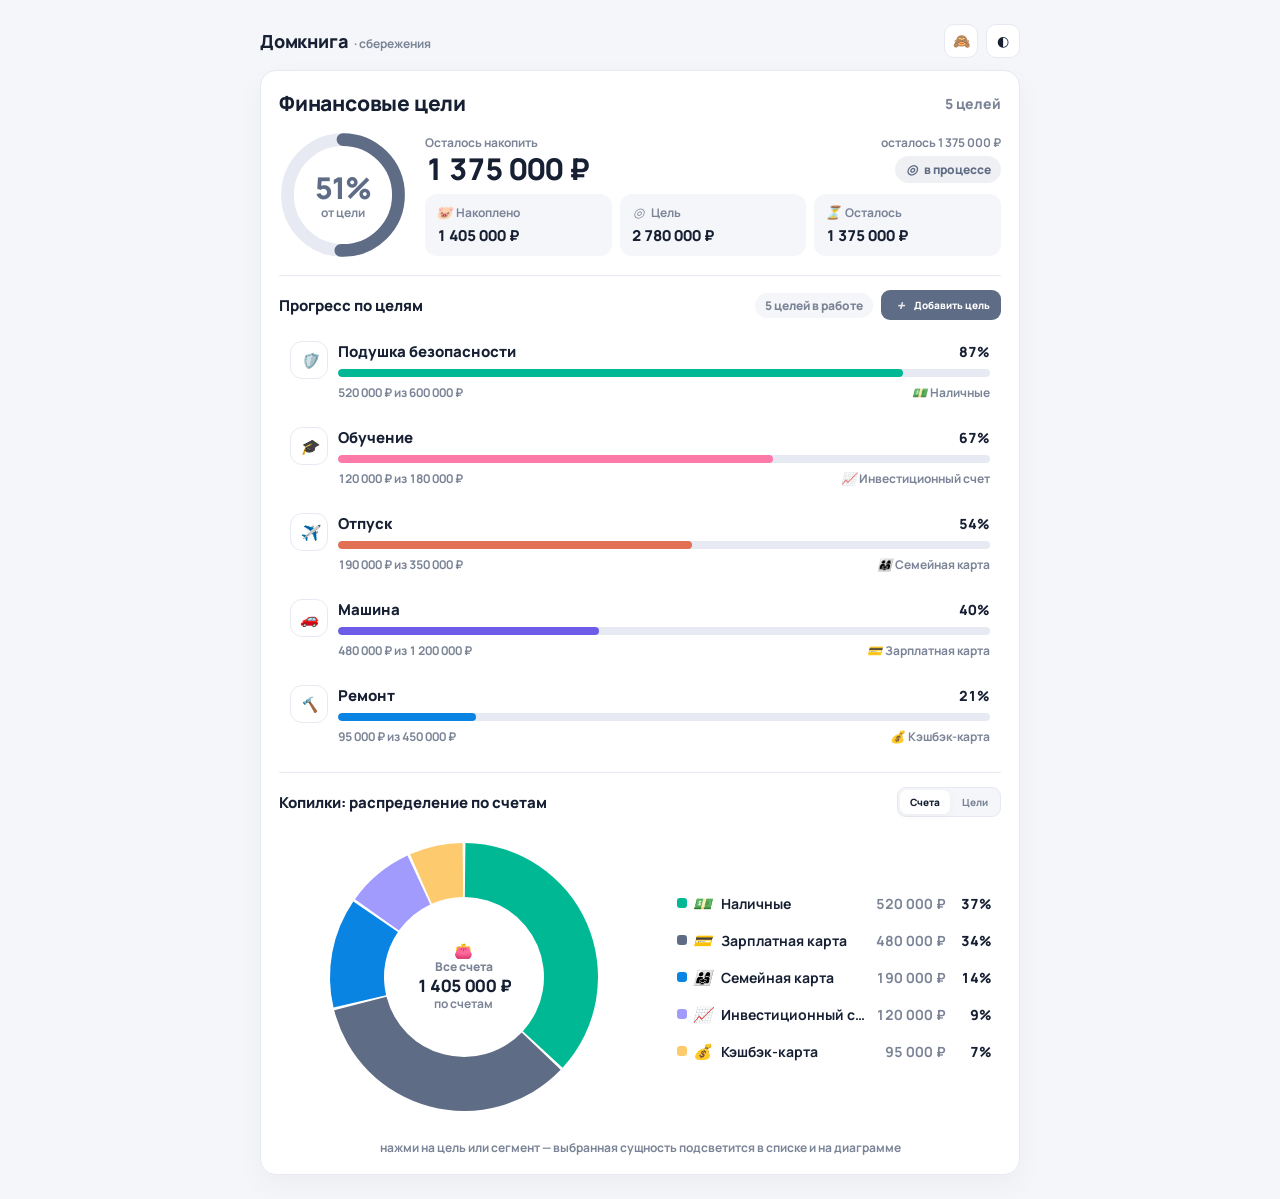
<file: Цели/Дашборд_F1_финансовые цели.html>
<!doctype html>
<html lang="ru">
<head>
  <meta charset="utf-8" />
  <meta name="viewport" content="width=device-width, initial-scale=1, viewport-fit=cover" />
  <title>Домкнига — Сбережения</title>

  <link rel="preconnect" href="https://fonts.googleapis.com">
  <link rel="preconnect" href="https://fonts.gstatic.com" crossorigin>
  <link href="https://fonts.googleapis.com/css2?family=Manrope:wght@400;500;600;700;800&display=swap" rel="stylesheet">

  <style>
    :root {
      --bg: #f5f6fa;
      --card: #fff;
      --text: #172033;
      --muted: #7b8496;
      --line: #e7eaf2;

      --accent: #5f6c85;
      --accent-soft: rgba(95, 108, 133, .10);

      --green: #00b894;
      --amber: #e6a700;
      --amber-text: #8a5a00;
      --red: #ff6b6b;

      --green-bg: rgba(0, 184, 148, .10);
      --amber-bg: rgba(230, 167, 0, .12);
      --red-bg: rgba(255, 107, 107, .10);

      --shadow: 0 10px 28px rgba(0, 0, 0, .04);
      --radius: 16px;

      color-scheme: light;
    }

    [data-theme="dark"] {
      --bg: #0f1220;
      --card: #191e30;
      --text: #eef0ff;
      --muted: #8b93ad;
      --line: #262d45;

      --accent: #8b9bb4;
      --accent-soft: rgba(139, 155, 180, .12);

      --green: #2ee6c0;
      --amber: #ffd93d;
      --amber-text: #ffd93d;
      --red: #ff8080;

      --green-bg: rgba(46, 230, 192, .12);
      --amber-bg: rgba(255, 217, 61, .12);
      --red-bg: rgba(255, 128, 128, .12);

      --shadow: 0 10px 28px rgba(0, 0, 0, .20);

      color-scheme: dark;
    }

    * {
      box-sizing: border-box;
      -webkit-tap-highlight-color: transparent;
    }

    [hidden] {
      display: none !important;
    }

    body {
      margin: 0;
      background: var(--bg);
      color: var(--text);
      font-family: 'Manrope', -apple-system, BlinkMacSystemFont, "Segoe UI", Roboto, sans-serif;
      display: grid;
      place-items: start center;
      min-height: 100dvh;
      padding:
        max(24px, env(safe-area-inset-top))
        max(16px, env(safe-area-inset-right))
        max(24px, env(safe-area-inset-bottom))
        max(16px, env(safe-area-inset-left));
      transition: background .2s, color .2s;
    }

    :focus-visible {
      outline: 2px solid var(--accent);
      outline-offset: 2px;
    }

    button:focus:not(:focus-visible) {
      outline: none;
    }

    .stage {
      width: 100%;
      max-width: 760px;
    }

    .topline {
      display: flex;
      justify-content: space-between;
      align-items: center;
      gap: 10px;
      margin-bottom: 12px;
    }

    .brand {
      min-width: 0;
      display: flex;
      align-items: baseline;
      gap: 6px;
      flex-wrap: wrap;
    }

    .brand b {
      font-size: 18px;
      font-weight: 800;
      letter-spacing: -.2px;
    }

    .brand span {
      color: var(--muted);
      font-size: 12px;
      font-weight: 700;
      white-space: nowrap;
    }

    .top-actions {
      display: flex;
      align-items: center;
      gap: 8px;
      flex: 0 0 auto;
    }

    .icon-btn {
      width: 34px;
      height: 34px;
      border-radius: 10px;
      border: 1px solid var(--line);
      background: var(--card);
      color: var(--text);
      font-size: 14px;
      cursor: pointer;
      display: grid;
      place-items: center;
      transition: background .15s, transform .1s;
    }

    .icon-btn:active {
      transform: scale(.96);
    }

    .card {
      background: var(--card);
      border: 1px solid var(--line);
      border-radius: var(--radius);
      padding: 18px;
      box-shadow: var(--shadow);
      container-type: inline-size;
      container-name: card;

      --fs-2xs: 10px;
      --fs-xs: 12px;
      --fs-sm: 13px;
      --fs-md: 15px;
      --fs-lg: 17px;
    }

    @supports (width: 1cqi) {
      .card {
        --fs-2xs: clamp(9px, 1.8cqi, 12px);
        --fs-xs: clamp(11px, 2.2cqi, 14px);
        --fs-sm: clamp(11px, 2.4cqi, 15px);
        --fs-md: clamp(13px, 2.8cqi, 18px);
        --fs-lg: clamp(15px, 3.2cqi, 21px);
      }
    }

    .section-head {
      display: flex;
      align-items: center;
      justify-content: space-between;
      gap: 10px;
      margin-bottom: 14px;
      flex-wrap: wrap;
    }

    .section-title {
      margin: 0;
      font-size: var(--fs-lg);
      font-weight: 800;
      letter-spacing: -.2px;
      white-space: nowrap;
    }

    .section-note {
      color: var(--muted);
      font-size: var(--fs-xs);
      font-weight: 800;
      white-space: nowrap;
    }

    .hero {
      display: flex;
      flex-direction: column;
      align-items: center;
      gap: 14px;
    }

    .ring-wrap {
      position: relative;
      width: 140px;
      height: 140px;
      flex: 0 0 auto;
    }

    .ring {
      width: 100%;
      height: 100%;
      display: block;
      transform: rotate(-90deg);
    }

    .ring-track {
      fill: none;
      stroke: var(--line);
      stroke-width: 12;
    }

    .ring-fill {
      fill: none;
      stroke: var(--tone, var(--accent));
      stroke-width: 12;
      stroke-linecap: round;
      transition: stroke-dashoffset .6s cubic-bezier(.22, .61, .36, 1), stroke .3s;
    }

    .ring-center {
      position: absolute;
      inset: 0;
      display: flex;
      flex-direction: column;
      align-items: center;
      justify-content: center;
      text-align: center;
      line-height: 1.1;
      padding: 18%;
    }

    .rc-pct {
      font-size: 26px;
      font-size: clamp(22px, 7cqi, 30px);
      font-weight: 800;
      letter-spacing: -.8px;
      color: var(--tone, var(--accent));
    }

    .rc-k {
      font-size: var(--fs-2xs);
      font-weight: 700;
      color: var(--muted);
      margin-top: 2px;
    }

    .rc-done {
      font-size: 30px;
      line-height: 1;
      color: var(--green);
    }

    .info {
      flex: 1;
      min-width: 0;
      width: 100%;
      display: flex;
      flex-direction: column;
      gap: 10px;
    }

    .due-row {
      display: flex;
      flex-direction: column;
      gap: 3px;
      min-width: 0;
    }

    .due-top {
      display: flex;
      align-items: center;
      justify-content: space-between;
      gap: 10px;
      min-width: 0;
    }

    .due-k {
      font-size: var(--fs-2xs);
      font-weight: 700;
      color: var(--muted);
      white-space: nowrap;
    }

    .due-sub {
      font-size: var(--fs-2xs);
      font-weight: 700;
      color: var(--muted);
      white-space: nowrap;
      overflow: hidden;
      text-overflow: ellipsis;
      min-width: 0;
      text-align: right;
    }

    .due-bottom {
      display: flex;
      align-items: center;
      justify-content: space-between;
      gap: 10px;
      min-width: 0;
    }

    .due-v {
      flex: 1 1 auto;
      min-width: 0;
      font-size: 26px;
      font-size: clamp(22px, 7cqi, 30px);
      font-weight: 800;
      letter-spacing: -.7px;
      line-height: 1;
      font-variant-numeric: tabular-nums;
      white-space: nowrap;
      overflow: hidden;
      text-overflow: ellipsis;
    }

    .due-v.t-red { color: var(--red); }
    .due-v.t-green { color: var(--green); }
    .due-v.t-amber { color: var(--amber-text); }

    .badge {
      flex: 0 0 auto;
      font-size: var(--fs-2xs);
      font-weight: 800;
      padding: 5px 10px;
      border-radius: 999px;
      white-space: nowrap;
      display: inline-flex;
      align-items: center;
      gap: 6px;
    }

    .badge.paid,
    .badge.fast {
      background: var(--green-bg);
      color: var(--green);
    }

    .badge.long {
      background: var(--amber-bg);
      color: var(--amber-text);
    }

    .badge.plan {
      background: var(--accent-soft);
      color: var(--accent);
    }

    .badge.normal,
    .badge.none {
      background: var(--bg);
      color: var(--muted);
    }

    .metrics {
      display: grid;
      grid-template-columns: repeat(3, minmax(0, 1fr));
      gap: 8px;
    }

    .metric {
      background: var(--bg);
      border-radius: 12px;
      padding: 10px 12px;
      display: flex;
      flex-direction: column;
      gap: 4px;
      min-width: 0;
    }

    .metric-head {
      display: flex;
      align-items: center;
      gap: 6px;
      min-width: 0;
    }

    .metric .ic {
      width: 13px;
      height: 13px;
      font-size: 13px;
      color: var(--muted);
      flex: 0 0 auto;
    }

    .metric .mk {
      font-size: var(--fs-2xs);
      color: var(--muted);
      font-weight: 700;
      white-space: nowrap;
      overflow: hidden;
      text-overflow: ellipsis;
    }

    .metric .mv {
      font-size: var(--fs-sm);
      font-weight: 800;
      font-variant-numeric: tabular-nums;
      white-space: nowrap;
      overflow: hidden;
      text-overflow: ellipsis;
    }

    .goals {
      margin-top: 16px;
      border-top: 1px solid var(--line);
      padding-top: 14px;
    }

    .pane-head {
      display: flex;
      align-items: center;
      justify-content: space-between;
      gap: 10px;
      margin-bottom: 10px;
      flex-wrap: wrap;
    }

    .pane-title {
      font-size: var(--fs-sm);
      font-weight: 800;
      min-width: 0;
      overflow: hidden;
      text-overflow: ellipsis;
      white-space: nowrap;
    }

    .pane-actions {
      display: flex;
      align-items: center;
      gap: 8px;
      flex: 0 0 auto;
    }

    .pane-count {
      font-size: var(--fs-2xs);
      font-weight: 800;
      color: var(--muted);
      background: var(--bg);
      padding: 4px 10px;
      border-radius: 999px;
      white-space: nowrap;
    }

    .goal-list {
      display: flex;
      flex-direction: column;
      gap: 4px;
    }

    .goal-row {
      width: 100%;
      display: grid;
      grid-template-columns: 38px minmax(0, 1fr);
      gap: 10px;
      align-items: start;
      text-align: left;
      border: 1px solid transparent;
      background: transparent;
      color: var(--text);
      border-radius: 14px;
      padding: 10px;
      cursor: pointer;
      font: inherit;
      transition: background .15s, border-color .15s, transform .1s;
    }

    .goal-row:hover {
      background: var(--bg);
    }

    .goal-row:active {
      transform: scale(.995);
    }

    .goal-row.on {
      background: var(--bg);
      border-color: var(--line);
    }

    .g-ic {
      width: 38px;
      height: 38px;
      border-radius: 12px;
      background: var(--card);
      border: 1px solid var(--line);
      display: grid;
      place-items: center;
      color: var(--muted);
      flex: 0 0 auto;
    }

    .goal-row.on .g-ic {
      color: var(--text);
    }

    .g-main {
      min-width: 0;
      display: flex;
      flex-direction: column;
      gap: 7px;
    }

    .g-top {
      display: flex;
      align-items: center;
      justify-content: space-between;
      gap: 10px;
      min-width: 0;
    }

    .g-name {
      font-weight: 800;
      font-size: var(--fs-sm);
      min-width: 0;
      overflow: hidden;
      text-overflow: ellipsis;
      white-space: nowrap;
    }

    .g-pct {
      font-weight: 800;
      font-size: var(--fs-xs);
      font-variant-numeric: tabular-nums;
      white-space: nowrap;
      flex: 0 0 auto;
    }

    .bar {
      height: 8px;
      border-radius: 999px;
      background: var(--line);
      overflow: hidden;
    }

    .bar-fill {
      display: block;
      height: 100%;
      border-radius: 999px;
      transition: width .45s cubic-bezier(.22, .61, .36, 1);
    }

    .g-sub {
      display: flex;
      align-items: center;
      justify-content: space-between;
      gap: 10px;
      min-width: 0;
      color: var(--muted);
      font-size: var(--fs-2xs);
      font-weight: 700;
    }

    .g-sum {
      min-width: 0;
      overflow: hidden;
      text-overflow: ellipsis;
      white-space: nowrap;
      font-variant-numeric: tabular-nums;
    }

    .g-account {
      display: inline-flex;
      align-items: center;
      gap: 5px;
      min-width: 0;
      max-width: 45%;
      white-space: nowrap;
      overflow: hidden;
      text-overflow: ellipsis;
      flex: 0 0 auto;
      color: var(--muted);
    }

    .g-account .ic {
      width: 12px;
      height: 12px;
      font-size: 12px;
      flex: 0 0 auto;
    }

    .g-account span {
      min-width: 0;
      overflow: hidden;
      text-overflow: ellipsis;
    }

    .piggy {
      margin-top: 16px;
      border-top: 1px solid var(--line);
      padding-top: 14px;
    }

    .mode-seg {
      display: flex;
      background: var(--bg);
      border: 1px solid var(--line);
      border-radius: 9px;
      padding: 2px;
      gap: 2px;
      flex: 0 0 auto;
    }

    .mode-seg button {
      border: 0;
      background: transparent;
      color: var(--muted);
      font: inherit;
      font-size: 10px;
      font-weight: 800;
      line-height: 1;
      min-height: 24px;
      padding: 0 10px;
      border-radius: 7px;
      cursor: pointer;
      white-space: nowrap;
      transition: background .15s, color .15s, box-shadow .15s;
    }

    .mode-seg button.on {
      background: var(--card);
      color: var(--text);
      box-shadow: 0 2px 8px rgba(0, 0, 0, .04);
    }

    .pig-body {
      display: grid;
      grid-template-columns: 1.1fr 1fr;
      column-gap: 16px;
      align-items: stretch;
      min-height: 240px;
    }

    .pie-zone {
      position: relative;
      min-width: 0;
      display: flex;
      align-items: center;
      justify-content: center;
    }

    .pie-stage {
      position: relative;
      width: 100%;
      max-width: 300px;
      aspect-ratio: 1 / 1;
      margin: 0 auto;
    }

    .pie-svg {
      display: block;
      width: 100%;
      height: 100%;
      overflow: visible;
    }

    .seg {
      cursor: pointer;
      transform-box: view-box;
      transform-origin: 50% 50%;
      transition:
        transform .26s cubic-bezier(.2, .8, .2, 1),
        opacity .22s,
        filter .22s;
    }

    .seg.dim {
      opacity: .35;
    }

    .seg.sel {
      transform: scale(1.06);
      filter: drop-shadow(0 4px 10px rgba(0, 0, 0, .22));
    }

    .hole {
      cursor: pointer;
    }

    .pie-center {
      position: absolute;
      inset: 0;
      display: grid;
      place-items: center;
      text-align: center;
      pointer-events: none;
      padding: 24%;
      transition: opacity .14s ease;
      line-height: 1.08;
    }

    .pie-center.fade {
      opacity: 0;
    }

    .pie-center > div {
      width: 100%;
      min-width: 0;
      display: flex;
      flex-direction: column;
      align-items: center;
      justify-content: center;
      gap: 2px;
    }

    .pc-name {
      color: var(--muted);
      font-size: var(--fs-2xs);
      font-weight: 800;
      max-width: 100%;
      overflow: hidden;
      text-overflow: ellipsis;
      display: -webkit-box;
      -webkit-line-clamp: 2;
      -webkit-box-orient: vertical;
      white-space: normal;
      word-break: break-word;
    }

    .pc-sum {
      display: block;
      font-size: clamp(12px, 3.8cqi, 17px);
      font-weight: 800;
      letter-spacing: -.3px;
      white-space: nowrap;
      margin-top: 1px;
      font-variant-numeric: tabular-nums;
      max-width: 100%;
      overflow: hidden;
      text-overflow: ellipsis;
    }

    .pc-sub {
      display: block;
      color: var(--muted);
      font-size: var(--fs-2xs);
      margin-top: 1px;
      font-weight: 700;
      max-width: 100%;
      overflow: hidden;
      text-overflow: ellipsis;
      display: -webkit-box;
      -webkit-line-clamp: 2;
      -webkit-box-orient: vertical;
      white-space: normal;
      word-break: break-word;
    }

    .ic-lg {
      width: clamp(18px, 5.2cqi, 26px);
      height: clamp(18px, 5.2cqi, 26px);
      font-size: clamp(16px, 4.6cqi, 24px);
    }

    .pig-list {
      min-width: 0;
      display: flex;
      flex-direction: column;
      justify-content: center;
      gap: 4px;
    }

    .pig-row {
      display: grid;
      grid-template-columns: 10px 18px minmax(0, 1fr) auto auto;
      align-items: center;
      gap: 8px;
      width: 100%;
      text-align: left;
      border: 0;
      border-left: 3px solid transparent;
      background: transparent;
      color: var(--text);
      border-radius: 8px;
      padding: 7px 9px;
      cursor: pointer;
      font: inherit;
      font-size: var(--fs-xs);
      transition: background .15s, border-color .15s, transform .1s;
    }

    .pig-row:hover {
      background: var(--bg);
    }

    .pig-row:active {
      transform: scale(.99);
    }

    .pig-row .dot {
      width: 10px;
      height: 10px;
      border-radius: 3px;
      flex: 0 0 auto;
    }

    .pig-row .ic {
      color: var(--muted);
    }

    .pig-row.on .ic {
      color: var(--text);
    }

    .pig-row .nm {
      min-width: 0;
      overflow: hidden;
      text-overflow: ellipsis;
      white-space: nowrap;
      font-weight: 700;
    }

    .pig-row .amt {
      color: var(--muted);
      font-weight: 700;
      font-variant-numeric: tabular-nums;
      white-space: nowrap;
    }

    .pig-row .pc {
      font-weight: 800;
      font-variant-numeric: tabular-nums;
      min-width: 38px;
      text-align: right;
      white-space: nowrap;
    }

    .pig-row.on {
      background: var(--accent-soft);
      font-weight: 800;
    }

    .pig-empty {
      padding: 18px 2px;
      color: var(--muted);
      font-size: var(--fs-xs);
      font-weight: 700;
      text-align: center;
    }

    .hint {
      margin-top: 12px;
      color: var(--muted);
      font-size: var(--fs-2xs);
      text-align: center;
      font-weight: 700;
    }

    .mini-btn {
      flex: 1 1 auto;
      justify-content: center;
      min-width: 0;
      height: 42px;
      border-radius: 12px;
      border: 1px solid var(--line);
      background: var(--bg);
      color: var(--text);
      font: inherit;
      font-size: var(--fs-xs);
      font-weight: 800;
      cursor: pointer;
      display: inline-flex;
      align-items: center;
      gap: 8px;
      transition: background .15s, transform .1s, border-color .15s, color .15s;
    }

    .mini-btn:active {
      transform: scale(.98);
    }

    .mini-btn .ic {
      color: var(--muted);
    }

    .mini-btn.primary {
      background: var(--accent);
      color: #fff;
      border-color: transparent;
    }

    .mini-btn.primary .ic {
      color: rgba(255, 255, 255, .86);
    }

    .mini-btn.primary:hover {
      filter: brightness(1.06);
    }

    .pane-actions .mini-btn {
      flex: 0 0 auto;
      height: 30px;
      border-radius: 9px;
      font-size: 10px;
      gap: 6px;
      padding: 0 10px;
    }

    .btn-t {
      white-space: nowrap;
      overflow: hidden;
      text-overflow: ellipsis;
    }

    /* ====== МОДАЛКА ====== */

    .backdrop {
      position: fixed;
      inset: 0;
      z-index: 100;
      background: rgba(15, 18, 32, .40);
      backdrop-filter: blur(6px);
      display: flex;
      align-items: center;
      justify-content: center;
      padding:
        calc(20px + env(safe-area-inset-top))
        calc(16px + env(safe-area-inset-right))
        calc(20px + env(safe-area-inset-bottom))
        calc(16px + env(safe-area-inset-left));
      animation: fade .2s;
    }

    @keyframes fade {
      from { opacity: 0; }
      to { opacity: 1; }
    }

    .modal {
      width: 100%;
      max-width: 420px;
      max-height: calc(100dvh - 40px);
      background: var(--card);
      border: 1px solid var(--line);
      border-radius: 20px;
      box-shadow: 0 24px 60px rgba(0, 0, 0, .15);
      animation: rise .25s cubic-bezier(.16, 1, .3, 1);
      overflow: hidden;
      display: flex;
      flex-direction: column;
    }

    @keyframes rise {
      from {
        opacity: 0;
        transform: translateY(16px) scale(.98);
      }
      to {
        opacity: 1;
        transform: none;
      }
    }

    .m-head {
      padding: 18px 18px 14px;
      border-bottom: 1px solid var(--line);
      background: linear-gradient(180deg, var(--bg) 0%, var(--card) 100%);
      display: flex;
      align-items: center;
      justify-content: space-between;
      gap: 10px;
      flex: 0 0 auto;
    }

    .m-head h3 {
      margin: 0;
      font-size: 16px;
      font-weight: 800;
      letter-spacing: -.2px;
      display: flex;
      align-items: center;
      gap: 10px;
      min-width: 0;
    }

    .m-close {
      width: 32px;
      height: 32px;
      border-radius: 8px;
      border: 1px solid var(--line);
      background: var(--card);
      color: var(--muted);
      display: grid;
      place-items: center;
      cursor: pointer;
      font-size: 18px;
      transition: background .15s;
      flex: 0 0 auto;
    }

    .m-close:hover {
      background: var(--bg);
      color: var(--text);
    }

    .m-body {
      padding: 18px;
      overflow: auto;
      -webkit-overflow-scrolling: touch;
    }

    .form-grid {
      display: grid;
      gap: 10px;
    }

    .field {
      display: flex;
      flex-direction: column;
      gap: 5px;
      min-width: 0;
    }

    .field label {
      font-size: 10px;
      font-weight: 800;
      color: var(--muted);
      text-transform: uppercase;
      letter-spacing: .35px;
      white-space: nowrap;
      overflow: hidden;
      text-overflow: ellipsis;
    }

    .field input,
    .field select {
      width: 100%;
      height: 40px;
      border-radius: 10px;
      border: 1px solid var(--line);
      background: var(--bg);
      color: var(--text);
      font: inherit;
      font-size: 13px;
      font-weight: 700;
      padding: 0 10px;
      outline: none;
      transition: border-color .15s, background .15s;
      min-width: 0;
    }

    .field input:focus,
    .field select:focus {
      border-color: var(--accent);
      background: var(--card);
    }

    .field input.invalid,
    .field select.invalid {
      border-color: var(--red);
      background: var(--red-bg);
    }

    .field-row {
      display: grid;
      grid-template-columns: 1fr 1fr;
      gap: 10px;
      min-width: 0;
    }

    .form-foot {
      display: flex;
      gap: 8px;
      padding: 14px 18px;
      border-top: 1px solid var(--line);
      background: var(--bg);
      flex: 0 0 auto;
    }

    .form-foot .mini-btn {
      flex: 1;
      justify-content: center;
      height: 40px;
      border-radius: 10px;
    }

    .ic {
      display: inline-flex;
      align-items: center;
      justify-content: center;
      width: 16px;
      height: 16px;
      font-size: 15px;
      line-height: 1;
      color: currentColor;
      vertical-align: middle;
      flex: 0 0 auto;
      overflow: visible;
    }

    .ic.loaded {
      background-color: currentColor;
      -webkit-mask-repeat: no-repeat;
      mask-repeat: no-repeat;
      -webkit-mask-position: center;
      mask-position: center;
      -webkit-mask-size: contain;
      mask-size: contain;
    }

    .badge .ic {
      width: 13px;
      height: 13px;
      font-size: 13px;
    }

    #toast {
      position: fixed;
      left: 50%;
      bottom: calc(28px + env(safe-area-inset-bottom));
      transform: translateX(-50%) translateY(14px);
      background: var(--text);
      color: var(--card);
      padding: 11px 16px;
      border-radius: 12px;
      font-size: 13px;
      font-weight: 800;
      opacity: 0;
      pointer-events: none;
      transition: .22s;
      z-index: 150;
      white-space: nowrap;
      max-width: min(90vw, 420px);
      overflow: hidden;
      text-overflow: ellipsis;
    }

    #toast.show {
      opacity: 1;
      transform: translateX(-50%) translateY(0);
    }

    .sr-only {
      position: absolute;
      width: 1px;
      height: 1px;
      padding: 0;
      margin: -1px;
      overflow: hidden;
      clip: rect(0, 0, 0, 0);
      white-space: nowrap;
      border: 0;
    }

    @media (min-width: 620px) {
      .hero {
        flex-direction: row;
        align-items: center;
        gap: 18px;
      }

      .ring-wrap {
        width: 128px;
        height: 128px;
      }

      .info {
        width: auto;
      }
    }

    @media (max-width: 620px) {
      .pig-body {
        grid-template-columns: 1fr;
        row-gap: 14px;
        min-height: 0;
      }

      .pig-list {
        justify-content: flex-start;
      }

      .pie-stage {
        max-width: 260px;
      }

      .pie-center {
        padding: 23%;
      }
    }

    @media (max-width: 430px) {
      .metrics {
        grid-template-columns: 1fr 1fr;
      }

      .metric:last-child {
        grid-column: 1 / -1;
      }

      .g-sub {
        align-items: flex-start;
        flex-direction: column;
        gap: 3px;
      }

      .g-account {
        max-width: 100%;
      }

      .field-row {
        grid-template-columns: 1fr;
      }
    }

    @media (prefers-reduced-motion: reduce) {
      *,
      *::before,
      *::after {
        animation-duration: .01ms !important;
        animation-iteration-count: 1 !important;
        transition-duration: .01ms !important;
        scroll-behavior: auto !important;
      }
    }
  </style>
</head>

<body>
  <div class="stage">
    <div class="topline">
      <div class="brand">
        <b>Домкнига</b>
        <span>· сбережения</span>
      </div>

      <div class="top-actions">
        <button class="icon-btn" id="hideBtn" type="button" aria-label="Скрыть суммы" aria-pressed="false" title="Скрыть суммы">🙈</button>
        <button class="icon-btn" id="themeBtn" type="button" aria-label="Переключить тему" title="Тема">◐</button>
      </div>
    </div>

    <section class="card">
      <div class="section-head">
        <h2 class="section-title">Финансовые цели</h2>
        <div class="section-note" id="goalsSummary">—</div>
      </div>

      <div class="hero">
        <div class="ring-wrap">
          <svg class="ring" viewBox="0 0 120 120" aria-hidden="true">
            <circle class="ring-track" cx="60" cy="60" r="52"></circle>
            <circle class="ring-fill" id="ringFill" cx="60" cy="60" r="52"></circle>
          </svg>
          <div class="ring-center" id="ringCenter"></div>
        </div>

        <div class="info" id="info"></div>
      </div>

      <div class="goals">
        <div class="pane-head">
          <span class="pane-title">Прогресс по целям</span>

          <div class="pane-actions">
            <span class="pane-count" id="goalsCount"></span>

            <button class="mini-btn primary" id="addGoalBtn" type="button">
              <i class="ic" data-ic="lucide:plus" data-glyph="+"></i>
              <span class="btn-t">Добавить цель</span>
            </button>
          </div>
        </div>

        <div class="goal-list" id="goalList"></div>
      </div>

      <div class="piggy">
        <div class="pane-head">
          <span class="pane-title" id="pigTitle">Копилки: распределение по счетам</span>

          <div class="mode-seg" id="pigMode" role="group" aria-label="Разрез диаграммы">
            <button type="button" data-mode="accounts" class="on" aria-pressed="true">Счета</button>
            <button type="button" data-mode="goals" aria-pressed="false">Цели</button>
          </div>
        </div>

        <div class="pig-body">
          <div class="pie-zone">
            <div class="pie-stage">
              <svg class="pie-svg" id="pigSvg" viewBox="0 0 300 300" role="img" aria-label="Диаграмма накоплений"></svg>
              <div class="pie-center" id="pigCenter"></div>
            </div>
          </div>

          <div class="pig-list" id="pigList"></div>
        </div>

        <div class="hint">
          нажми на цель или сегмент — выбранная сущность подсветится в списке и на диаграмме
        </div>
      </div>
    </section>
  </div>

  <div class="backdrop" id="backdrop" hidden>
    <div class="modal" role="dialog" aria-modal="true" aria-labelledby="mTitle" id="modal"></div>
  </div>

  <div id="toast" role="status" aria-live="polite"></div>
  <div id="srStatus" class="sr-only" aria-live="polite"></div>

  <script>
    const $ = (s, root = document) => root.querySelector(s);
    const $$ = (s, root = document) => Array.from(root.querySelectorAll(s));

    const NS = 'http://www.w3.org/2000/svg';

    const numberFormatter = new Intl.NumberFormat('ru-RU', { maximumFractionDigits: 0 });
    const fmt = n => numberFormatter.format(Math.round(Number(n) || 0));

    const reduced = () => window.matchMedia('(prefers-reduced-motion: reduce)').matches;

    function esc(value) {
      return String(value ?? '')
        .replace(/&/g, '&amp;')
        .replace(/</g, '&lt;')
        .replace(/>/g, '&gt;')
        .replace(/"/g, '&quot;')
        .replace(/'/g, '&#39;');
    }

    function plural(n, forms) {
      const abs = Math.abs(n);
      const n10 = abs % 10;
      const n100 = abs % 100;

      if (n10 === 1 && n100 !== 11) return forms[0];
      if (n10 >= 2 && n10 <= 4 && (n100 < 10 || n100 >= 20)) return forms[1];
      return forms[2];
    }

    function storeGet(key) {
      try {
        return localStorage.getItem(key);
      } catch (_) {
        return null;
      }
    }

    function storeSet(key, value) {
      try {
        localStorage.setItem(key, value);
      } catch (_) {}
    }

    /* ====== ICONIFY WITH REDUNDANCY ====== */

    const ICON_HOSTS = [
      'https://api.iconify.design',
      'https://api.simplesvg.com',
      'https://api.unisvg.com'
    ];

    const iconCache = new Map();
    const iconPromises = new Map();

    function iconPath(name) {
      const [prefix, ...rest] = name.split(':');
      return `${prefix}/${rest.join(':')}.svg`;
    }

    function probeImage(url, timeout = 750) {
      return new Promise(resolve => {
        const img = new Image();
        let settled = false;

        const finish = ok => {
          if (settled) return;
          settled = true;
          clearTimeout(timer);
          if (!ok) img.src = '';
          resolve(ok);
        };

        const timer = setTimeout(() => finish(false), timeout);

        img.onload = () => finish(true);
        img.onerror = () => finish(false);
        img.src = url;
      });
    }

    function resolveIconUrl(name) {
      const cached = iconCache.get(name);
      if (cached) return Promise.resolve(cached.url);

      let promise = iconPromises.get(name);
      if (promise) return promise;

      promise = (async () => {
        const path = iconPath(name);

        for (const host of ICON_HOSTS) {
          const url = `${host}/${path}`;
          const ok = await probeImage(url);
          if (ok) {
            iconCache.set(name, { status: 'ok', url });
            return url;
          }
        }

        iconCache.set(name, { status: 'fail', url: null });
        return null;
      })();

      iconPromises.set(name, promise);
      promise.finally(() => iconPromises.delete(name));

      return promise;
    }

    function applyIcon(el, url, color) {
      if (!url) return;
      el.classList.add('loaded');
      el.style.webkitMaskImage = `url("${url}")`;
      el.style.maskImage = `url("${url}")`;
      el.style.backgroundColor = color || '';
      el.textContent = '';
      el.dataset.state = 'ok';
    }

    function applyFallback(el, glyph) {
      el.classList.remove('loaded');
      el.style.webkitMaskImage = '';
      el.style.maskImage = '';
      el.style.backgroundColor = '';
      el.textContent = glyph || '•';
      el.dataset.state = 'fail';
    }

    function setIcon(el, iconName, glyph, color) {
      if (!el) return;

      el.dataset.ic = iconName;
      el.dataset.glyph = glyph || '';

      if (color) el.dataset.color = color;
      else delete el.dataset.color;

      if (el.dataset.state === 'ok') {
        const cached = iconCache.get(iconName);
        if (cached?.url) {
          applyIcon(el, cached.url, el.dataset.color);
          return;
        }
      }

      if (el.dataset.state === 'fail') {
        applyFallback(el, el.dataset.glyph);
        return;
      }

      if (el.dataset.state === 'pending') return;

      el.dataset.state = 'pending';
      el.textContent = el.dataset.glyph || '';

      resolveIconUrl(iconName)
        .then(url => {
          if (url) applyIcon(el, url, el.dataset.color);
          else applyFallback(el, el.dataset.glyph);
        })
        .catch(() => applyFallback(el, el.dataset.glyph));
    }

    function hydrateIcons(root = document) {
      $$('.ic[data-ic]', root).forEach(el => {
        setIcon(el, el.dataset.ic, el.dataset.glyph, el.dataset.color || undefined);
      });
    }

    /* ====== DATA ====== */

    const ACCOUNTS = [
      {
        id: 'cash',
        name: 'Наличные',
        icon: 'lucide:banknote',
        emoji: '💵',
        color: '#00b894',
        type: 'cash'
      },
      {
        id: 'salary',
        name: 'Зарплатная карта',
        icon: 'lucide:credit-card',
        emoji: '💳',
        color: '#5f6c85',
        type: 'card'
      },
      {
        id: 'family',
        name: 'Семейная карта',
        icon: 'lucide:users',
        emoji: '👨‍👩‍👧',
        color: '#0984e3',
        type: 'card'
      },
      {
        id: 'invest',
        name: 'Инвестиционный счет',
        icon: 'lucide:trending-up',
        emoji: '📈',
        color: '#a29bfe',
        type: 'card'
      },
      {
        id: 'cashback',
        name: 'Кэшбэк-карта',
        icon: 'lucide:badge-percent',
        emoji: '💰',
        color: '#fdcb6e',
        type: 'card'
      }
    ];

    const accountById = Object.fromEntries(ACCOUNTS.map(a => [a.id, a]));

    const GOAL_COLORS = [
      '#6c5ce7',
      '#00b894',
      '#e17055',
      '#0984e3',
      '#fd79a8',
      '#00cec9',
      '#fdcb6e',
      '#ff7675'
    ];

    let goalColorIdx = 0;

    const GOALS = [
      {
        id: 'car',
        name: 'Машина',
        icon: 'lucide:car',
        emoji: '🚗',
        color: GOAL_COLORS[goalColorIdx++ % GOAL_COLORS.length],
        target: 1200000,
        saved: 480000,
        accountId: 'salary'
      },
      {
        id: 'emergency',
        name: 'Подушка безопасности',
        icon: 'lucide:shield-check',
        emoji: '🛡️',
        color: GOAL_COLORS[goalColorIdx++ % GOAL_COLORS.length],
        target: 600000,
        saved: 520000,
        accountId: 'cash'
      },
      {
        id: 'vacation',
        name: 'Отпуск',
        icon: 'lucide:plane',
        emoji: '✈️',
        color: GOAL_COLORS[goalColorIdx++ % GOAL_COLORS.length],
        target: 350000,
        saved: 190000,
        accountId: 'family'
      },
      {
        id: 'repair',
        name: 'Ремонт',
        icon: 'lucide:hammer',
        emoji: '🔨',
        color: GOAL_COLORS[goalColorIdx++ % GOAL_COLORS.length],
        target: 450000,
        saved: 95000,
        accountId: 'cashback'
      },
      {
        id: 'education',
        name: 'Обучение',
        icon: 'lucide:graduation-cap',
        emoji: '🎓',
        color: GOAL_COLORS[goalColorIdx++ % GOAL_COLORS.length],
        target: 180000,
        saved: 120000,
        accountId: 'invest'
      }
    ];

    const goalById = Object.fromEntries(GOALS.map(g => [g.id, g]));

    /* ====== STATE ====== */

    const state = {
      hidden: storeGet('domkniga-savings-hidden') === '1',
      mode: 'accounts',
      selectedGoal: null,
      selectedSegment: null
    };

    function money(n) {
      if (state.hidden) return '•••';
      return `${fmt(n)} ₽`;
    }

    /* ====== CALCULATIONS ====== */

    function goalMeta(g) {
      const remaining = Math.max(0, g.target - g.saved);
      const percent = g.target > 0 ? Math.min(100, (g.saved / g.target) * 100) : 0;

      let status;
      if (remaining <= 0) status = 'done';
      else if (percent >= 80) status = 'almost';
      else status = 'progress';

      return { remaining, percent, status };
    }

    function overall() {
      const saved = GOALS.reduce((sum, g) => sum + Math.max(0, g.saved), 0);
      const target = GOALS.reduce((sum, g) => sum + Math.max(0, g.target), 0);
      const remaining = Math.max(0, target - saved);
      const percent = target > 0 ? Math.min(100, (saved / target) * 100) : 0;

      return { saved, target, remaining, percent };
    }

    function overallStatus(O) {
      if (O.remaining <= 0) return { key: 'paid', txt: 'накоплено', tone: 'paid' };
      if (O.percent >= 80) return { key: 'fast', txt: 'почти', tone: 'fast' };
      return { key: 'plan', txt: 'в процессе', tone: 'plan' };
    }

    /* ====== HERO RENDER ====== */

    const C = 2 * Math.PI * 52;

    const ringTone = t =>
      t === 'paid' || t === 'fast' ? 'var(--green)' :
      t === 'long' ? 'var(--amber)' :
      'var(--accent)';

    function renderHero() {
      const O = overall();
      const S = overallStatus(O);

      const tv = ringTone(S.tone);
      const fill = $('#ringFill');

      fill.style.setProperty('--tone', tv);
      fill.style.strokeDasharray = C;
      fill.style.strokeDashoffset = C * (1 - O.percent / 100);

      $('#ringCenter').innerHTML = S.key === 'paid'
        ? `<span class="rc-done" aria-hidden="true">✓</span><span class="rc-k">накоплено</span>`
        : `<span class="rc-pct" style="--tone:${tv}">${Math.round(O.percent)}%</span><span class="rc-k">от цели</span>`;

      const bIcon =
        S.key === 'paid' ? 'lucide:check' :
        S.key === 'fast' ? 'lucide:sparkles' :
        'lucide:target';

      const bGlyph =
        S.key === 'paid' ? '✓' :
        S.key === 'fast' ? '✨' :
        '◎';

      const sub = O.remaining <= 0
        ? 'все цели достигнуты'
        : `осталось ${money(O.remaining)}`;

      const dueVal = O.remaining <= 0 ? '0 ₽' : money(O.remaining);
      const dueTone =
        S.key === 'paid' ? 't-green' :
        S.key === 'fast' ? '' :
        '';

      $('#goalsSummary').textContent = `${GOALS.length} ${plural(GOALS.length, ['цель', 'цели', 'целей'])}`;

      $('#info').innerHTML = `
        <div class="due-row">
          <div class="due-top">
            <span class="due-k">Осталось накопить</span>
            <span class="due-sub">${esc(sub)}</span>
          </div>
          <div class="due-bottom">
            <span class="due-v ${dueTone}">${esc(dueVal)}</span>
            <span class="badge ${esc(S.key)}">
              <i class="ic" data-ic="${esc(bIcon)}" data-glyph="${esc(bGlyph)}"></i>${esc(S.txt)}
            </span>
          </div>
        </div>
        <div class="metrics">
          <div class="metric">
            <div class="metric-head">
              <i class="ic" data-ic="lucide:piggy-bank" data-glyph="🐷"></i>
              <span class="mk">Накоплено</span>
            </div>
            <span class="mv">${esc(money(O.saved))}</span>
          </div>
          <div class="metric">
            <div class="metric-head">
              <i class="ic" data-ic="lucide:target" data-glyph="◎"></i>
              <span class="mk">Цель</span>
            </div>
            <span class="mv">${esc(money(O.target))}</span>
          </div>
          <div class="metric">
            <div class="metric-head">
              <i class="ic" data-ic="lucide:hourglass" data-glyph="⏳"></i>
              <span class="mk">Осталось</span>
            </div>
            <span class="mv">${esc(money(O.remaining))}</span>
          </div>
        </div>
      `;

      hydrateIcons($('#info'));
    }

    /* ====== GOALS RENDER ====== */

    function renderGoals() {
      const displayGoals = [...GOALS].sort((a, b) => {
        const ma = goalMeta(a);
        const mb = goalMeta(b);

        if (ma.remaining <= 0 && mb.remaining > 0) return -1;
        if (mb.remaining <= 0 && ma.remaining > 0) return 1;

        if (ma.percent !== mb.percent) return mb.percent - ma.percent;
        return b.saved - a.saved;
      });

      const activeCount = displayGoals.filter(g => goalMeta(g).remaining > 0).length;

      $('#goalsCount').textContent = activeCount
        ? `${activeCount} ${plural(activeCount, ['цель', 'цели', 'целей'])} в работе`
        : 'все цели закрыты';

      $('#goalList').innerHTML = displayGoals.map(g => {
        const m = goalMeta(g);
        const acc = accountById[g.accountId] || { name: 'Без счета', icon: 'lucide:circle-slash', emoji: '∅', color: '#b2bec3' };
        const on = state.selectedGoal === g.id;

        return `
          <button
            type="button"
            class="goal-row${on ? ' on' : ''}"
            data-goal="${esc(g.id)}"
            aria-pressed="${on ? 'true' : 'false'}"
            aria-label="Цель ${esc(g.name)}, накоплено ${Math.round(m.percent)} процентов, счет ${esc(acc.name)}"
          >
            <span class="g-ic">
              <i class="ic" data-ic="${esc(g.icon)}" data-glyph="${esc(g.emoji)}"></i>
            </span>

            <span class="g-main">
              <span class="g-top">
                <span class="g-name">${esc(g.name)}</span>
                <span class="g-pct">${Math.round(m.percent)}%</span>
              </span>

              <span class="bar" aria-hidden="true">
                <span class="bar-fill" style="width:${m.percent}%; background:${esc(g.color)}"></span>
              </span>

              <span class="g-sub">
                <span class="g-sum">${esc(money(g.saved))} из ${esc(money(g.target))}</span>
                <span class="g-account">
                  <i class="ic" data-ic="${esc(acc.icon)}" data-glyph="${esc(acc.emoji)}"></i>
                  <span>${esc(acc.name)}</span>
                </span>
              </span>
            </span>
          </button>
        `;
      }).join('');

      hydrateIcons($('#goalList'));
    }

    /* ====== PIGGY CHART ====== */

    const CX = 150;
    const CY = 150;
    const R = 134;
    const RI = 80;
    const GAP = 1.2;

    const rad = deg => (deg - 90) * Math.PI / 180;
    const pt = (ang, r) => [CX + r * Math.cos(rad(ang)), CY + r * Math.sin(rad(ang))];

    function arcPath(a0, a1, rOut, rIn) {
      a0 += GAP / 2;
      a1 -= GAP / 2;
      if (a1 <= a0) a1 = a0 + 0.01;

      const [x0, y0] = pt(a0, rOut);
      const [x1, y1] = pt(a1, rOut);
      const [x2, y2] = pt(a1, rIn);
      const [x3, y3] = pt(a0, rIn);

      const large = (a1 - a0) > 180 ? 1 : 0;

      return `M${x0} ${y0}A${rOut} ${rOut} 0 ${large} 1 ${x1} ${y1}L${x2} ${y2}A${rIn} ${rIn} 0 ${large} 0 ${x3} ${y3}Z`;
    }

    function getPigData() {
      const O = overall();

      if (state.mode === 'goals') {
        const items = GOALS
          .map(g => ({
            id: g.id,
            name: g.name,
            icon: g.icon,
            emoji: g.emoji,
            color: g.color,
            value: Math.max(0, g.saved),
            accountId: g.accountId
          }))
          .filter(x => x.value > 0);

        return {
          items,
          total: O.saved,
          meta: {
            type: 'total',
            name: 'Все цели',
            icon: 'lucide:targets',
            emoji: '🎯',
            value: O.saved
          }
        };
      }

      const byAccount = {};

      ACCOUNTS.forEach(a => {
        byAccount[a.id] = 0;
      });

      GOALS.forEach(g => {
        if (!byAccount[g.accountId]) byAccount[g.accountId] = 0;
        byAccount[g.accountId] += Math.max(0, g.saved);
      });

      const items = ACCOUNTS
        .map(a => ({
          id: a.id,
          name: a.name,
          icon: a.icon,
          emoji: a.emoji,
          color: a.color,
          value: byAccount[a.id] || 0,
          type: a.type
        }))
        .filter(x => x.value > 0);

      return {
        items,
        total: O.saved,
        meta: {
          type: 'total',
          name: 'Все счета',
          icon: 'lucide:wallet',
          emoji: '👛',
          value: O.saved
        }
      };
    }

    function buildPigSegments(data) {
      const sorted = [...data.items].sort((a, b) => b.value - a.value);
      const total = sorted.reduce((sum, x) => sum + x.value, 0);

      if (total <= 0) return [];

      let acc = 0;

      return sorted.map(s => {
        const sweep = (s.value / total) * 360;
        const start = acc;
        const end = acc + sweep;
        acc = end;

        return {
          ...s,
          start,
          end,
          percent: (s.value / total) * 100
        };
      });
    }

    let pigSegEls = {};

    function buildPigRing(segments) {
      const svg = $('#pigSvg');
      svg.innerHTML = '';
      pigSegEls = {};

      segments.forEach(s => {
        const p = document.createElementNS(NS, 'path');
        p.setAttribute('d', arcPath(s.start, s.end, R, RI));
        p.setAttribute('fill', s.color);
        p.setAttribute('class', 'seg');
        p.dataset.id = s.id;
        svg.appendChild(p);
        pigSegEls[s.id] = p;
      });

      const hole = document.createElementNS(NS, 'circle');
      hole.setAttribute('cx', CX);
      hole.setAttribute('cy', CY);
      hole.setAttribute('r', RI - 2);
      hole.setAttribute('fill', 'transparent');
      hole.setAttribute('class', 'hole');
      svg.appendChild(hole);

      updatePigSelection(segments);
    }

    function updatePigSelection(segments) {
      segments.forEach(s => {
        const el = pigSegEls[s.id];
        if (!el) return;
        el.classList.toggle('sel', state.selectedSegment === s.id);
        el.classList.toggle('dim', !!state.selectedSegment && state.selectedSegment !== s.id);
      });
    }

    let pigCenterTimer = 0;

    function renderPigCenterContent(segments, data) {
      const c = $('#pigCenter');
      const active = segments.find(s => s.id === state.selectedSegment);

      if (active) {
        let sub = '';

        if (state.mode === 'goals' && active.accountId) {
          const acc = accountById[active.accountId];
          if (acc) sub = acc.name;
        }

        c.innerHTML = `
          <div>
            <span class="ic ic-lg" id="pigCenterIc"></span>
            <div class="pc-name">${esc(active.name)}</div>
            <span class="pc-sum">${esc(money(active.value))}</span>
            <span class="pc-sub">${Math.round(active.percent)}%${sub ? ' · ' + esc(sub) : ''}</span>
          </div>
        `;

        setIcon($('#pigCenterIc'), active.icon, active.emoji, active.color);
        return;
      }

      const sub = state.mode === 'goals' ? 'по целям' : 'по счетам';

      c.innerHTML = `
        <div>
          <span class="ic ic-lg" id="pigCenterIc"></span>
          <div class="pc-name">${esc(data.meta.name)}</div>
          <span class="pc-sum">${esc(money(data.meta.value))}</span>
          <span class="pc-sub">${esc(sub)}</span>
        </div>
      `;

      setIcon($('#pigCenterIc'), data.meta.icon, data.meta.emoji);
    }

    function updatePigCenter(segments, data) {
      const c = $('#pigCenter');
      c.classList.add('fade');

      clearTimeout(pigCenterTimer);
      pigCenterTimer = setTimeout(() => {
        renderPigCenterContent(segments, data);
        c.classList.remove('fade');
      }, reduced() ? 0 : 120);
    }

    function renderPigList(segments) {
      const list = $('#pigList');

      if (!segments.length) {
        list.innerHTML = `<div class="pig-empty">Нет накоплений для отображения</div>`;
        return;
      }

      list.innerHTML = segments.map(s => {
        const on = state.selectedSegment === s.id;

        return `
          <button
            type="button"
            class="pig-row${on ? ' on' : ''}"
            data-id="${esc(s.id)}"
            aria-pressed="${on ? 'true' : 'false'}"
          >
            <i class="dot" style="background:${esc(s.color)}"></i>
            <i class="ic" data-ic="${esc(s.icon)}" data-glyph="${esc(s.emoji)}"></i>
            <span class="nm">${esc(s.name)}</span>
            <span class="amt">${esc(money(s.value))}</span>
            <span class="pc">${Math.round(s.percent)}%</span>
          </button>
        `;
      }).join('');

      hydrateIcons(list);
    }

    function renderPiggy() {
      const data = getPigData();
      const segments = buildPigSegments(data);

      if (state.selectedSegment && !segments.some(s => s.id === state.selectedSegment)) {
        state.selectedSegment = null;
      }

      let title = 'Копилки: распределение по счетам';

      if (state.mode === 'goals') {
        if (state.selectedGoal && goalById[state.selectedGoal]) {
          title = `Копилки: цель «${goalById[state.selectedGoal].name}»`;
        } else {
          title = 'Копилки: распределение по целям';
        }
      } else {
        title = 'Копилки: распределение по счетам';
      }

      $('#pigTitle').textContent = title;

      $$('#pigMode button').forEach(btn => {
        const on = btn.dataset.mode === state.mode;
        btn.classList.toggle('on', on);
        btn.setAttribute('aria-pressed', on ? 'true' : 'false');
      });

      buildPigRing(segments);
      updatePigCenter(segments, data);
      renderPigList(segments);
    }

    /* ====== RENDER ALL ====== */

    function setStatus(text) {
      const sr = $('#srStatus');
      if (sr) sr.textContent = text;
    }

    function renderAll() {
      renderHero();
      renderGoals();
      renderPiggy();
      hydrateIcons(document);
    }

    /* ====== EVENTS: GOALS ====== */

    $('#goalList').addEventListener('click', e => {
      const row = e.target.closest('[data-goal]');
      if (!row) return;

      const id = row.dataset.goal;

      if (state.selectedGoal === id) {
        state.selectedGoal = null;
        state.selectedSegment = null;
        setStatus('Выбор цели сброшен');
      } else {
        state.selectedGoal = id;
        state.mode = 'goals';
        state.selectedSegment = id;
        setStatus(`Выбрана цель ${goalById[id]?.name || id}`);
      }

      haptic('light');
      renderAll();
    });

    /* ====== EVENTS: PIGGY ====== */

    $('#pigMode').addEventListener('click', e => {
      const btn = e.target.closest('[data-mode]');
      if (!btn) return;

      const next = btn.dataset.mode;
      if (next === state.mode) return;

      state.mode = next;

      if (state.mode === 'goals' && state.selectedGoal) {
        state.selectedSegment = state.selectedGoal;
      } else {
        state.selectedSegment = null;
      }

      haptic('light');
      renderAll();
    });

    $('#pigSvg').addEventListener('click', e => {
      const seg = e.target.closest('.seg');

      if (seg) {
        toggleSegment(seg.dataset.id);
        return;
      }

      if (e.target.classList.contains('hole')) {
        state.selectedSegment = null;
        if (state.mode === 'goals') state.selectedGoal = null;
        haptic('light');
        renderAll();
      }
    });

    $('#pigList').addEventListener('click', e => {
      const row = e.target.closest('[data-id]');
      if (!row) return;

      toggleSegment(row.dataset.id);
    });

    function toggleSegment(id) {
      if (state.mode === 'goals') {
        if (state.selectedSegment === id) {
          state.selectedSegment = null;
          state.selectedGoal = null;
          setStatus('Выбор цели сброшен');
        } else {
          state.selectedSegment = id;
          state.selectedGoal = id;
          setStatus(`Выбрана цель ${goalById[id]?.name || id}`);
        }
      } else {
        state.selectedSegment = state.selectedSegment === id ? null : id;
        setStatus(state.selectedSegment ? 'Сегмент диаграммы выбран' : 'Выбор сегмента сброшен');
      }

      haptic('light');
      renderAll();
    }

    /* ====== TOAST / HAPTIC ====== */

    function toast(text) {
      const el = $('#toast');
      el.textContent = text;
      el.classList.add('show');

      clearTimeout(window.__tt);
      window.__tt = setTimeout(() => el.classList.remove('show'), 1900);
    }

    function haptic(type = 'light') {
      try {
        const tg = window.Telegram?.WebApp;

        if (tg?.HapticFeedback) {
          if (type === 'success') {
            tg.HapticFeedback.notificationOccurred('success');
          } else if (type === 'error') {
            tg.HapticFeedback.notificationOccurred('error');
          } else {
            tg.HapticFeedback.impactOccurred(type === 'light' ? 'light' : type);
          }
          return;
        }
      } catch (_) {}

      if (navigator.vibrate) {
        navigator.vibrate(type === 'success' ? 20 : type === 'error' ? 30 : 10);
      }
    }

    /* ====== THEME ====== */

    const tg = window.Telegram?.WebApp;

    function currentTheme() {
      return document.documentElement.dataset.theme === 'dark' ? 'dark' : 'light';
    }

    function syncTelegramChrome() {
      if (!tg) return;

      const dark = currentTheme() === 'dark';
      const bg = dark ? '#0f1220' : '#f5f6fa';

      try {
        tg.setHeaderColor?.(bg);
        tg.setBackgroundColor?.(bg);
      } catch (_) {}
    }

    function setTheme(theme, save = true) {
      document.documentElement.dataset.theme = theme;
      if (save) storeSet('domkniga-savings-theme', theme);

      const themeBtn = $('#themeBtn');
      themeBtn.textContent = theme === 'dark' ? '☀️' : '◐';
      themeBtn.setAttribute('aria-label', theme === 'dark' ? 'Включить светлую тему' : 'Включить тёмную тему');

      syncTelegramChrome();
    }

    $('#themeBtn').addEventListener('click', () => {
      const next = currentTheme() === 'dark' ? 'light' : 'dark';
      setTheme(next, true);
      haptic('light');
    });

    /* ====== HIDE SUMS ====== */

    const hideBtn = $('#hideBtn');

    function syncHideButton() {
      hideBtn.textContent = state.hidden ? '👁' : '🙈';
      hideBtn.setAttribute('aria-pressed', state.hidden ? 'true' : 'false');
      hideBtn.setAttribute('aria-label', state.hidden ? 'Показать суммы' : 'Скрыть суммы');
      hideBtn.title = state.hidden ? 'Показать суммы' : 'Скрыть суммы';
    }

    hideBtn.addEventListener('click', () => {
      state.hidden = !state.hidden;
      storeSet('domkniga-savings-hidden', state.hidden ? '1' : '0');

      syncHideButton();
      renderAll();
      haptic('light');
    });

    /* ====== MODAL HELPERS ====== */

    const backdrop = $('#backdrop');
    const modal = $('#modal');
    let lastFocused = null;

    function enableModalFocusTrap() {
      modal.onkeydown = e => {
        if (e.key !== 'Tab') return;

        const items = $$(
          'button:not([disabled]), [href], input, select, textarea, [tabindex]:not([tabindex="-1"])',
          modal
        );

        if (!items.length) return;

        const first = items[0];
        const last = items[items.length - 1];

        if (e.shiftKey && document.activeElement === first) {
          e.preventDefault();
          last.focus();
        } else if (!e.shiftKey && document.activeElement === last) {
          e.preventDefault();
          first.focus();
        }
      };
    }

    function clearModalInvalid() {
      $$('.invalid', modal).forEach(el => {
        el.classList.remove('invalid');
        el.removeAttribute('aria-invalid');
      });
    }

    function markInvalid(el) {
      el.classList.add('invalid');
      el.setAttribute('aria-invalid', 'true');
      el.focus();
    }

    function closeModal() {
      backdrop.hidden = true;
      modal.innerHTML = '';
      modal.onkeydown = null;
      document.body.style.overflow = '';

      if (lastFocused && document.contains(lastFocused)) {
        lastFocused.focus();
      } else {
        $('#addGoalBtn')?.focus();
      }

      lastFocused = null;
    }

    backdrop.addEventListener('pointerdown', e => {
      if (e.target === backdrop) closeModal();
    });

    document.addEventListener('keydown', e => {
      if (e.key === 'Escape' && !backdrop.hidden) {
        e.preventDefault();
        closeModal();
      }
    });

    /* ====== ADD GOAL MODAL ====== */

    function accountOptionsHTML(selectedId) {
      const cash = ACCOUNTS.filter(a => a.type === 'cash');
      const cards = ACCOUNTS.filter(a => a.type !== 'cash');

      const option = a => `
        <option value="${esc(a.id)}"${a.id === selectedId ? ' selected' : ''}>${esc(a.name)}</option>
      `;

      return `
        ${cash.length ? `<optgroup label="Наличные">${cash.map(option).join('')}</optgroup>` : ''}
        ${cards.length ? `<optgroup label="Карты и счета">${cards.map(option).join('')}</optgroup>` : ''}
      `;
    }

    function openAddGoal() {
      lastFocused = document.activeElement;

      const defaultAccount = ACCOUNTS[0]?.id || '';

      modal.innerHTML = `
        <div class="m-head">
          <h3 id="mTitle">Новая цель <span class="badge plan">сбережения</span></h3>
          <button type="button" class="m-close" id="mClose" title="Закрыть (Esc)" aria-label="Закрыть">✕</button>
        </div>

        <div class="m-body">
          <div class="form-grid">
            <div class="field">
              <label for="agName">Название цели</label>
              <input
                id="agName"
                type="text"
                maxlength="80"
                placeholder="Например: машина, отпуск, ремонт"
                autocomplete="off"
              />
            </div>

            <div class="field-row">
              <div class="field">
                <label for="agSaved">Накоплено, ₽</label>
                <input
                  id="agSaved"
                  type="number"
                  min="0"
                  step="100"
                  inputmode="numeric"
                  value="0"
                />
              </div>

              <div class="field">
                <label for="agTarget">Цель, ₽</label>
                <input
                  id="agTarget"
                  type="number"
                  min="1"
                  step="100"
                  inputmode="numeric"
                  placeholder="Например, 300000"
                />
              </div>
            </div>

            <div class="field">
              <label for="agAccount">Счет</label>
              <select id="agAccount">
                ${accountOptionsHTML(defaultAccount)}
              </select>
            </div>
          </div>
        </div>

        <div class="form-foot">
          <button type="button" class="mini-btn" id="agCancel">
            <span class="btn-t">Отмена</span>
          </button>

          <button type="button" class="mini-btn primary" id="agSave">
            <i class="ic" data-ic="lucide:plus" data-glyph="+"></i>
            <span class="btn-t">Добавить</span>
          </button>
        </div>
      `;

      backdrop.hidden = false;
      document.body.style.overflow = 'hidden';

      hydrateIcons(modal);
      enableModalFocusTrap();
      clearModalInvalid();

      $('#mClose').onclick = closeModal;
      $('#agCancel').onclick = closeModal;
      $('#agSave').onclick = saveNewGoal;

      $('#agName').focus();
    }

    function saveNewGoal() {
      clearModalInvalid();

      const nameEl = $('#agName');
      const savedEl = $('#agSaved');
      const targetEl = $('#agTarget');
      const accountEl = $('#agAccount');

      if (!nameEl || !savedEl || !targetEl || !accountEl) return;

      const name = nameEl.value.trim();
      if (!name) {
        markInvalid(nameEl);
        toast('Укажите название цели');
        haptic('error');
        return;
      }

      const target = Math.round(Number(targetEl.value) || 0);
      if (!Number.isFinite(target) || target <= 0) {
        markInvalid(targetEl);
        toast('Укажите сумму цели');
        haptic('error');
        return;
      }

      const saved = Math.max(0, Math.round(Number(savedEl.value) || 0));
      const accountId = accountEl.value;

      if (!accountById[accountId]) {
        markInvalid(accountEl);
        toast('Выберите счет');
        haptic('error');
        return;
      }

      const id = 'g' + Date.now().toString(36);

      const goal = {
        id,
        name,
        icon: 'lucide:sparkles',
        emoji: '✨',
        color: GOAL_COLORS[goalColorIdx++ % GOAL_COLORS.length],
        target,
        saved,
        accountId
      };

      GOALS.push(goal);
      goalById[id] = goal;

      state.selectedGoal = id;
      state.mode = 'goals';
      state.selectedSegment = id;

      closeModal();
      renderAll();
      haptic('success');
      toast('Цель добавлена');
    }

    $('#addGoalBtn').addEventListener('click', () => {
      openAddGoal();
      haptic('light');
    });

    /* ====== INIT ====== */

    const storedTheme = storeGet('domkniga-savings-theme');
    const hadStoredTheme = storedTheme === 'dark' || storedTheme === 'light';

    if (hadStoredTheme) {
      setTheme(storedTheme, false);
    } else if (tg?.colorScheme) {
      setTheme(tg.colorScheme === 'dark' ? 'dark' : 'light', false);
    } else if (window.matchMedia?.('(prefers-color-scheme: dark)').matches) {
      setTheme('dark', false);
    }

    (function initTelegram() {
      if (!tg) return;

      try {
        tg.ready();
        tg.expand();
      } catch (_) {}
    })();

    syncHideButton();
    renderAll();
    syncTelegramChrome();
  </script>
</body>
</html>
</file>
<file: src/css/tokens.css>
/* ============================================================
   MONO — ДИЗАЙН-ТОКЕНЫ (Этап 1)
   Единая палитра для layout («Mono», монохром) и карточек «Домкнига»
   (акцент + семантические цвета). Все компоненты берут цвета ТОЛЬКО
   отсюда. Порядок подключения: tokens.css → layout-base.css → components.css
   ============================================================ */

:root {
  /* ---- Фирменный акцент и семантика (из карточек Домкнига) ---- */
  --accent: #6c5ce7;
  --accent-soft: rgba(108, 92, 231, 0.12);
  --accent-text: #ffffff;

  --green: #00b894;
  --amber: #e6a700;
  --red: #ff6b6b;
  --blue: #0984e3;
  --slate: #636e81;

  --green-bg: rgba(0, 184, 148, 0.12);
  --amber-bg: rgba(230, 167, 0, 0.14);
  --red-bg: rgba(255, 107, 107, 0.12);
  --blue-bg: rgba(9, 132, 227, 0.12);

  /* Палитра сегментов диаграмм (donut/pie/bars) */
  --chart-1: #6c5ce7;
  --chart-2: #00b894;
  --chart-3: #e6a700;
  --chart-4: #ff6b6b;
  --chart-5: #0984e3;
  --chart-6: #636e81;
  --chart-7: #a29bfe;
  --chart-8: #55efc4;

  /* ---- Типографика ---- */
  --font-ui: Inter, ui-sans-serif, system-ui, -apple-system, "Segoe UI", Roboto, Arial, sans-serif;
  --font-num: "Manrope", Inter, ui-sans-serif, system-ui, sans-serif;

  /* ---- Радиусы / отступы / тени ---- */
  --r-sm: 10px;
  --r-md: 14px;
  --r-lg: 18px;
  --sp-1: 4px;
  --sp-2: 8px;
  --sp-3: 12px;
  --sp-4: 16px;
  --sp-5: 24px;

  /* фолбэк #111 на случай, если --ring вычислится раньше, чем определён --text */
  --ring: color-mix(in srgb, var(--text, #111) 28%, transparent);

  /* ---- Мобильные размеры / layout-константы (из исходного layout.html) ---- */
  --bottom-nav-h: 62px;
  --edge: 10px;
  --header-h: 56px;
  --safe-top: env(safe-area-inset-top);
  --safe-bottom: env(safe-area-inset-bottom);
  --rail-w: 64px;
  --rail-expanded-w: 176px;
  --tab-h: 40px;
  --tab-w: 40px;
  --tab-active-w: 104px;
  --tab-label-w: 62px;
  --fab-size: 42px;
  --pill-h: 40px;
}

/* ============================================================
   РЕЖИМЫ ПРЕДПРОСМОТРА (Этап 7 — dev-preview)
   data-preview="mobile" → все @media ведут себя как ≤767px
   data-preview="tablet" → как 768–1179px
   data-preview="desktop" → как ≥1180px (по умолчанию)
   ============================================================ */
:root[data-preview="mobile"] { --mq-mobile: 1px; }
:root:not([data-preview]) { --mq-mobile: 0; }

/* ================= ТЁМНАЯ ТЕМА (дефолт Mono) ================= */
:root[data-theme="dark"] {
  --bg: #090909;
  --surface: #141414;
  --surface-2: #1c1c1c;
  --line: #262d45;
  --text: #ffffff;
  --muted: #a0a0a8;
  /* Этап 22: вторичный текст (--text-2/--text-3 использовались, но не были
     объявлены — элементы молча наследовали цвет основного текста) */
  --text-2: #cfcfd6;
  --text-3: #9a9aa3;

  --hover: rgba(255, 255, 255, 0.08);
  --selected: rgba(255, 255, 255, 0.14);
  --active-bg: #ffffff;
  --active-text: #000000;

  --shadow:
    0 18px 42px rgba(0, 0, 0, 0.58),
    0 0 0 1px rgba(255, 255, 255, 0.045);
  --soft-shadow:
    0 10px 28px rgba(0, 0, 0, 0.42),
    0 0 0 1px rgba(255, 255, 255, 0.04);
  --backdrop: rgba(0, 0, 0, 0.58);

  /* в тёмной теме — осветлённые варианты из Домкниги */
  --accent: #8b7cff;
  --accent-soft: rgba(139, 124, 255, 0.16);
  --green: #2ee6c0;
  --amber: #ffd93d;
  --red: #ff8080;
  --blue: #74b9ff;

  --green-bg: rgba(46, 230, 192, 0.14);
  --amber-bg: rgba(255, 217, 61, 0.16);
  --red-bg: rgba(255, 128, 128, 0.14);
  --blue-bg: rgba(116, 185, 255, 0.14);

  --chart-1: #8b7cff;
  --chart-2: #2ee6c0;
  --chart-3: #ffd93d;
  --chart-4: #ff8080;
  --chart-5: #74b9ff;
  --chart-6: #8b93ad;
  --chart-7: #a29bfe;
  --chart-8: #55efc4;
}

/* ================= СВЕТЛАЯ ТЕМА ================= */
:root[data-theme="light"] {
  --bg: #f1f2f4;
  --surface: #ffffff;
  --surface-2: #f7f7f8;
  --line: #e7eaf2;
  --text: #111111;
  --muted: #5f6368;
  --text-2: #33373a;
  --text-3: #5f6368;

  --hover: rgba(0, 0, 0, 0.06);
  --selected: rgba(0, 0, 0, 0.1);
  --active-bg: #111111;
  --active-text: #ffffff;

  --shadow:
    0 18px 40px rgba(15, 23, 42, 0.12),
    0 0 0 1px rgba(15, 23, 42, 0.045);
  --soft-shadow:
    0 10px 26px rgba(15, 23, 42, 0.08),
    0 0 0 1px rgba(15, 23, 42, 0.04);
  --backdrop: rgba(0, 0, 0, 0.24);

  /* Этап 22: на белом фирменные #00b894/#ff6b6b/#e6a700 дают 2.1–2.8:1 —
     для текста берём затемнённые варианты (4.7–6:1), графики остаются
     на ярких --chart-* из :root. */
  --green: #007a63;
  --red: #c62f2f;
  --amber: #8a6400;
  --blue: #0b6bc0;

  --green-bg: rgba(0, 122, 99, 0.1);
  --red-bg: rgba(198, 47, 47, 0.1);
  --amber-bg: rgba(138, 100, 0, 0.12);
  --blue-bg: rgba(11, 107, 192, 0.1);
}

/* ============================================================
   СЛУЖЕБНЫЕ КЛАССЫ ТЕМ (используются всеми компонентами)
   ============================================================ */
.t-income, .tone-green { color: var(--green); }
.t-expense, .tone-red { color: var(--red); }
.t-pending, .tone-amber { color: var(--amber); }
.t-info, .tone-blue { color: var(--blue); }
.t-muted { color: var(--muted); }

.badge--paid { background: var(--green-bg); color: var(--green); }
.badge--pending { background: var(--amber-bg); color: var(--amber); }
.badge--overdue { background: var(--red-bg); color: var(--red); }
.badge--info { background: var(--blue-bg); color: var(--blue); }
.badge--neutral { background: var(--hover); color: var(--muted); }
.badge--accent { background: var(--accent-soft); color: var(--accent); }
</file>
<file: src/css/layout-base.css>
* {
      box-sizing: border-box;
    }

    html,
    body {
      height: 100%;
    }

    body {
      margin: 0;
      background: var(--bg);
      color: var(--text);
      font-family: var(--font-ui);
      -webkit-font-smoothing: antialiased;
      overflow-x: hidden;
    }

    button {
      font: inherit;
      color: inherit;
      border: 0;
      background: transparent;
      cursor: pointer;
    }

    svg {
      display: block;
      width: 20px;
      height: 20px;
      flex: 0 0 auto;
    }

    [data-icon] {
      display: inline-grid;
      place-items: center;
      width: 20px;
      height: 20px;
    }

    .app {
      min-height: 100dvh;
      display: flex;
      flex-direction: column;
    }

    /* ============================================================
       Header
       ============================================================ */

    /* Этап 10: header — fixed (всегда виден, не прячется при скролле),
       тулбар и контент начинаются НИЖЕ хедера. */
    .header {
      position: fixed;
      top: calc(var(--edge) + var(--safe-top));
      left: var(--edge);
      right: var(--edge);
      z-index: 50;

      height: var(--header-h);
      padding: 0 8px 0 12px;

      display: flex;
      align-items: center;
      gap: 4px;

      background: var(--surface);
      border-radius: 16px;
      box-shadow: var(--shadow);

      transition: transform 0.3s cubic-bezier(0.2, 0.8, 0.2, 1);
    }

    body.header-hidden .header {
      transform: translateY(calc(-100% - var(--edge) - var(--safe-top) - 8px));
    }

    /* «дыра» вместо хедера в потоке */
    .app::before {
      content: "";
      flex: 0 0 auto;
      height: calc(var(--edge) * 2 + var(--header-h) + var(--safe-top));
    }

    .brand {
      font-size: 13px;
      font-weight: 850;
      letter-spacing: 0.14em;
      text-transform: uppercase;
      white-space: nowrap;
    }

    .header-spacer {
      flex: 1;
    }

    .header-actions {
      display: flex;
      align-items: center;
      gap: 2px;
    }

    .icon-btn {
      width: 38px;
      height: 38px;
      border-radius: 12px;
      display: grid;
      place-items: center;
      color: var(--muted);
      transition: 0.18s ease;
    }

    .icon-btn:hover {
      color: var(--text);
      background: var(--hover);
    }

    .icon-btn:focus-visible,
    .avatar-btn:focus-visible,
    .tab:focus-visible,
    .tool-item:focus-visible,
    .fan-item:focus-visible,
    .chip:focus-visible,
    .seg-btn:focus-visible,
    .primary-btn:focus-visible,
    .quick-card:focus-visible {
      outline: 2px solid var(--text);
      outline-offset: 2px;
    }

    .nav-history {
      display: none;
    }

    .theme-toggle .sun,
    .theme-toggle .moon {
      width: 20px;
      height: 20px;
    }

    :root[data-theme="dark"] .theme-toggle .moon {
      display: none;
    }

    :root[data-theme="light"] .theme-toggle .sun {
      display: none;
    }

    .avatar-btn {
      width: 32px;
      height: 32px;
      border-radius: 50%;
      background: var(--selected);
      color: var(--text);
      font-size: 12px;
      font-weight: 850;
      display: grid;
      place-items: center;
      margin-left: 4px;
      transition: 0.18s ease;
    }

    .avatar-btn:hover {
      background: var(--hover);
    }

    /* ============================================================
       Content
       ============================================================ */

    .content {
      flex: 1;
      min-width: 0;
      padding: calc(4px + var(--edge)) var(--edge) calc(86px + var(--safe-bottom));
      transition: margin-left 0.26s cubic-bezier(0.2, 0.8, 0.2, 1);
    }

    /* Этап 17: «дыра» под fixed-хедер нужна на всех размерах.
       Раньше на мобильных она отключалась (content: none), и заголовок
       страницы (#page-title) уезжал под шапку на каждом маршруте. */

    /* Этап 17: комфортные touch-таргеты (≥44px) на сенсорных экранах */
    @media (pointer: coarse) {
      .icon-btn { width: 44px; height: 44px; }
      .avatar-btn { width: 40px; height: 40px; }
      .tab { min-height: 44px; }
    }

    .content-inner {
      width: 100%;
      max-width: 1320px;
      margin: 0 auto;
    }

    /* Этап 34: таблица операций — на всю ширину (референс
       «операции.html» занимает всё доступное пространство).
       Снимаем 1320px-ограничение только для вкладки operations,
       когда рамка телефона выключена (data-frame="off"). */
    :root[data-route="operations"][data-frame="off"] .content-inner {
      max-width: none;
    }

    /* Этап 18: заголовок раздела и подзаголовок переехали в шапку.
       Контент начинается сразу с карточек — минус ~70px пустоты сверху. */
    .header-titles {
      display: flex;
      flex-direction: column;
      justify-content: center;
      gap: 1px;
      min-width: 0;
      margin-left: 6px;
    }

    .header-titles h1 {
      margin: 0;
      font-size: 17px;
      font-weight: 800;
      line-height: 1.15;
      letter-spacing: -0.02em;
      white-space: nowrap;
      overflow: hidden;
      text-overflow: ellipsis;
    }

    .header-titles p {
      margin: 0;
      color: var(--muted);
      font-size: 12px;
      line-height: 1.2;
      white-space: nowrap;
      overflow: hidden;
      text-overflow: ellipsis;
    }

    @media (max-width: 767.98px) {
      /* на телефоне кнопке «Mono» места нет — отдаём его заголовку */
      .header .brand { display: none; }
      .header-titles { margin-left: 2px; }
    }

    @media (max-width: 419.98px) {
      /* на узких экранах подзаголовок не помещается и рвётся многоточием —
         оставляем только название раздела, чуть уменьшив кегль */
      .header-titles p { display: none; }
      .header-titles h1 { font-size: 16px; }
    }

    @media (max-width: 379.98px) {
      /* 360px-телефоны: «Планируемые платежи» иначе не влезает на 1px */
      .header-titles h1 { font-size: 15px; letter-spacing: -0.03em; }
    }

    .panel {
      background: var(--surface);
      border-radius: 18px;
      padding: 14px;
      box-shadow: var(--shadow);
    }

    .panel + .panel {
      margin-top: 12px;
    }

    .panel-title {
      margin: 0 0 10px;
      font-size: 13px;
      font-weight: 850;
      letter-spacing: 0.02em;
    }

    .muted {
      color: var(--muted);
    }

    .sticky-title {
      position: sticky;
      top: calc(var(--header-h) + var(--edge) * 2 + var(--safe-top));
      z-index: 4;
      margin: 14px 0 8px;
      padding: 8px 0;
      background: var(--bg);
      font-size: 13px;
      font-weight: 850;
      letter-spacing: 0.02em;
    }

    .list {
      display: grid;
      /* Этап 17: minmax(0,1fr) — иначе auto-колонка растягивалась по
         max-content строки, и длинная строка операции вылезала за экран. */
      grid-template-columns: minmax(0, 1fr);
      gap: 8px;
    }

    .row {
      display: flex;
      align-items: center;
      gap: 10px;
      min-height: 56px;
      padding: 10px 12px;
      border-radius: 14px;
      background: var(--surface-2);
      box-shadow: var(--soft-shadow);
    }

    .row-main {
      min-width: 0;
      flex: 1;
    }

    .row-title {
      font-size: 14px;
      font-weight: 780;
      white-space: nowrap;
      overflow: hidden;
      text-overflow: ellipsis;
    }

    .row-meta {
      margin-top: 2px;
      color: var(--muted);
      font-size: 12px;
      white-space: nowrap;
      overflow: hidden;
      text-overflow: ellipsis;
    }

    .badge {
      flex: 0 0 auto;
      padding: 5px 9px;
      border-radius: 999px;
      background: var(--selected);
      color: var(--text);
      font-size: 11px;
      font-weight: 800;
      white-space: nowrap;
    }

    .amount {
      flex: 0 0 auto;
      font-size: 14px;
      white-space: nowrap;
    }

    .amount.income {
      font-weight: 900;
    }

    .amount.expense {
      font-weight: 760;
      opacity: 0.82;
    }

    /* Этап 29: переводы между счетами — нейтральный тон, не доход/расход */
    .amount.transfer {
      font-weight: 760;
      color: var(--muted, #64748b);
    }

    /* Этап 29: маска номера счёта в списке счетов (•• 4276) */
    .acct-mask {
      font-family: var(--font-num, inherit);
      font-size: 12px;
      color: var(--muted, #64748b);
      letter-spacing: 0.02em;
    }

    .stats-grid {
      display: grid;
      grid-template-columns: repeat(3, minmax(0, 1fr));
      gap: 8px;
      margin-top: 10px;
    }

    .stat {
      min-height: 72px;
      padding: 10px;
      border-radius: 14px;
      background: var(--surface-2);
      box-shadow: var(--soft-shadow);
      display: flex;
      flex-direction: column;
      justify-content: center;
      gap: 4px;
    }

    .stat-label {
      color: var(--muted);
      font-size: 11px;
      font-weight: 750;
      text-transform: uppercase;
      letter-spacing: 0.06em;
    }

    .stat-value {
      font-size: 15px;
      font-weight: 900;
      white-space: nowrap;
      overflow: hidden;
      text-overflow: ellipsis;
    }

    .quick-grid {
      display: grid;
      grid-template-columns: repeat(2, minmax(0, 1fr));
      gap: 10px;
      margin-bottom: 14px;
    }

    .quick-card {
      min-height: 94px;
      padding: 12px;
      border-radius: 18px;
      background: var(--surface);
      box-shadow: var(--shadow);
      display: flex;
      flex-direction: column;
      align-items: flex-start;
      gap: 10px;
      text-align: left;
      transition: transform 0.16s ease, background 0.16s ease;
    }

    .quick-card:hover {
      background: var(--surface-2);
      transform: translateY(-1px);
    }

    .quick-icon {
      width: 36px;
      height: 36px;
      border-radius: 12px;
      background: var(--selected);
      display: grid;
      place-items: center;
    }

    /* Этап 17: заголовок и подпись — в столбик (раньше оба span были
       inline и склеивались в одну строку: «Ученик Новый контакт»). */
    .quick-card > span:last-child {
      display: flex;
      flex-direction: column;
      align-items: flex-start;
      min-width: 0;
    }

    .quick-title {
      display: block;
      font-size: 13px;
      font-weight: 850;
    }

    .quick-sub {
      display: block;
      margin-top: 2px;
      color: var(--muted);
      font-size: 12px;
      line-height: 1.35;
    }

    .dash-grid {
      display: grid;
      gap: 12px;
    }

    .page-tools {
      display: flex;
      align-items: center;
      justify-content: space-between;
      gap: 8px;
      flex-wrap: wrap;
      margin-bottom: 10px;
    }

    /* Этап 19: на телефоне фильтры занимают строку целиком, а чип
       сортировки переносится и прижимается вправо — раньше он падал
       влево и выглядел потерянным. */
    @media (max-width: 767.98px) {
      .page-tools > .chip { margin-left: auto; }
    }

    .segmented {
      display: inline-flex;
      padding: 3px;
      gap: 2px;
      border-radius: 999px;
      background: var(--surface-2);
      box-shadow: var(--soft-shadow);
    }

    .seg-btn {
      height: 32px;
      padding: 0 12px;
      border-radius: 999px;
      color: var(--muted);
      font-size: 12px;
      font-weight: 800;
      transition: 0.16s ease;
    }

    .seg-btn.is-active {
      background: var(--active-bg);
      color: var(--active-text);
    }

    .chips {
      display: flex;
      gap: 6px;
      overflow-x: auto;
      padding-bottom: 2px;
      scrollbar-width: none;
      /* Этап 19: чипы занимают свободное место и скроллятся внутри себя,
         а чип сортировки остаётся в той же строке (раньше он падал
         на новую строку и выглядел потерянным). */
      flex: 1 1 auto;
      min-width: 0;
    }

    .chips::-webkit-scrollbar {
      display: none;
    }

    .chip {
      height: 32px;
      padding: 0 12px;
      border-radius: 999px;
      background: var(--surface-2);
      color: var(--muted);
      font-size: 12px;
      font-weight: 800;
      white-space: nowrap;
      box-shadow: var(--soft-shadow);
      transition: 0.16s ease;
    }

    .chip.is-active {
      background: var(--active-bg);
      color: var(--active-text);
    }

    .primary-btn {
      height: 38px;
      padding: 0 14px;
      border-radius: 999px;
      background: var(--active-bg);
      color: var(--active-text);
      font-size: 13px;
      font-weight: 850;
      box-shadow: var(--soft-shadow);
      white-space: nowrap;
      transition: 0.16s ease;
    }

    .primary-btn:hover {
      opacity: 0.92;
    }

    /* Этап 21: недоступное действие (напр. «Импортировать», пока ничего не выбрано) */
    .primary-btn:disabled {
      opacity: 0.4;
      cursor: not-allowed;
      box-shadow: none;
    }

    .primary-btn:disabled:hover {
      opacity: 0.4;
    }

    .import-panel .import-row {
      display: flex;
      align-items: center;
      gap: 12px;
      flex-wrap: wrap;
    }

    /* Этап 22: на главной «Последние операции» занимает всю строку —
       отдельную панель импорта убрали (дублировала карточку и бюджет). */
    @media (min-width: 768px) {
      .dash-grid .panel-wide { grid-column: 1 / -1; }
    }

    .import-copy {
      flex: 1;
      min-width: 180px;
    }

    .import-copy h3 {
      margin: 0 0 4px;
      font-size: 15px;
    }

    .import-copy p {
      margin: 0;
      color: var(--muted);
      font-size: 13px;
      line-height: 1.35;
    }

    .empty {
      text-align: center;
      padding: 26px 16px;
    }

    .empty-icon {
      width: 46px;
      height: 46px;
      margin: 0 auto 10px;
      border-radius: 16px;
      background: var(--selected);
      display: grid;
      place-items: center;
    }

    .empty h3 {
      margin: 0 0 6px;
      font-size: 16px;
    }

    .empty p {
      margin: 0 0 14px;
      color: var(--muted);
      font-size: 13px;
      line-height: 1.45;
    }

    .end-note {
      margin-top: 10px;
      text-align: center;
      color: var(--muted);
      font-size: 12px;
      font-weight: 700;
    }

    /* ============================================================
       Skeleton
       ============================================================ */

    .skeleton {
      background: linear-gradient(
        90deg,
        var(--surface) 25%,
        var(--surface-2) 37%,
        var(--surface) 63%
      );
      background-size: 200% 100%;
      animation: shimmer 1.2s linear infinite;
      border-radius: 18px;
      box-shadow: var(--shadow);
    }

    .sk-hero {
      height: 92px;
      margin-bottom: 12px;
    }

    .sk-card {
      height: 132px;
      margin-bottom: 12px;
    }

    .sk-row {
      height: 56px;
      margin-bottom: 8px;
      border-radius: 14px;
    }

    @keyframes shimmer {
      to {
        background-position: -200% 0;
      }
    }

    /* ============================================================
       Desktop / tablet toolbar
       ============================================================ */

    .toolbar {
      display: none;
    }

    .desktop-fab {
      display: none;
    }

    @media (min-width: 768px) {
      .nav-history {
        display: grid;
      }

      .toolbar {
        display: flex;
        position: fixed; /* Этап 10b: fixed — панель прижата к краю и НЕ «налезает» на хедер: top ниже хедера */
        left: var(--edge);
        top: calc(var(--edge) * 2 + var(--header-h) + var(--safe-top));
        bottom: calc(var(--edge) + var(--safe-bottom));
        overflow-y: auto;
        overscroll-behavior: contain;
        scrollbar-width: none;
        z-index: 40;

        width: var(--rail-w);
        margin-left: 0;
        padding: 10px 8px;
        flex-direction: column;
        gap: 4px;

        background: var(--surface);
        border-radius: 20px;
        box-shadow: var(--shadow);
        overflow-x: hidden;

        transition: width 0.26s cubic-bezier(0.2, 0.8, 0.2, 1);
      }

      .toolbar::-webkit-scrollbar { display: none; }

      .content {
        margin-left: calc(var(--rail-w) + var(--edge) * 2);
        padding: calc(4px + var(--edge)) var(--edge) 28px 0;
      }

      .app.rail-expanded .toolbar {
        width: var(--rail-expanded-w);
      }

      /* Этап 10b: toolbar — fixed (left/top/bottom заданы в @media выше);
         здесь синхронизация с превью-режимами */
      .app.rail-expanded .content {
        margin-left: calc(var(--rail-expanded-w) + var(--edge) * 2);
      }

      .bottom-nav {
        display: none;
      }

      .desktop-fab {
        display: block;
        position: fixed;
        right: 20px;
        bottom: calc(20px + var(--safe-bottom));
        z-index: 100;
      }

      .quick-grid {
        grid-template-columns: repeat(4, minmax(0, 1fr));
      }

      .dash-grid {
        grid-template-columns: repeat(2, minmax(0, 1fr));
        align-items: start;
      }

      .toast {
        bottom: 24px;
      }
    }

    @media (min-width: 1180px) {
      .dash-grid {
        grid-template-columns: repeat(3, minmax(0, 1fr));
      }
    }

    .rail-logo {
      width: 40px;
      height: 40px;
      margin: 0 auto 8px;
      border-radius: 12px;
      background: var(--selected);
      display: grid;
      place-items: center;
      font-weight: 900;
      letter-spacing: 0.08em;
      transition: margin 0.26s cubic-bezier(0.2, 0.8, 0.2, 1);
    }

    .app.rail-expanded .rail-logo {
      margin-left: 0;
      margin-right: auto;
    }

    .toolbar-nav {
      flex: 1;
      min-height: 0;
      display: flex;
      flex-direction: column;
      gap: 4px;
    }

    .tool-item {
      position: relative;
      width: 100%;
      height: 42px;
      border-radius: 12px;
      color: var(--muted);
      display: flex;
      align-items: center;
      padding: 0 14px;
      white-space: nowrap;
      overflow: hidden;
      transition:
        background 0.18s ease,
        color 0.18s ease,
        padding 0.26s cubic-bezier(0.2, 0.8, 0.2, 1);
    }

    .app.rail-expanded .tool-item {
      padding: 0 12px;
    }

    .tool-item:hover {
      background: var(--hover);
      color: var(--text);
    }

    .tool-item.is-active {
      background: var(--selected);
      color: var(--text);
    }

    .tool-item.is-active::before {
      content: "";
      position: absolute;
      left: 0;
      top: 10px;
      bottom: 10px;
      width: 3px;
      border-radius: 0 3px 3px 0;
      background: var(--text);
    }

    .tool-label {
      max-width: 0;
      opacity: 0;
      margin-left: 0;
      overflow: hidden;
      font-size: 14px;
      font-weight: 720;
      transition:
        max-width 0.26s cubic-bezier(0.2, 0.8, 0.2, 1),
        opacity 0.18s ease,
        margin-left 0.26s cubic-bezier(0.2, 0.8, 0.2, 1);
    }

    .app.rail-expanded .tool-label {
      max-width: 120px;
      opacity: 1;
      margin-left: 10px;
    }

    .toolbar-bottom {
      padding-top: 4px;
    }

    /* ============================================================
       Mobile bottom navigation
       ============================================================ */

    .bottom-nav {
      position: fixed;
      left: 0;
      right: 0;
      bottom: 0;
      z-index: 100;

      display: flex;
      align-items: center;
      gap: 6px;
      padding: 7px 8px calc(7px + var(--safe-bottom));

      background: var(--surface);
      border-radius: 24px 24px 0 0;
      box-shadow: 0 -18px 42px rgba(0, 0, 0, 0.45);

      transition: transform 0.26s cubic-bezier(0.2, 0.8, 0.2, 1);
    }

    .bottom-nav.nav-hidden {
      transform: translateY(calc(100% + var(--safe-bottom)));
    }

    .tabs {
      flex: 1;
      min-width: 0;
      display: flex;
      justify-content: center;
      align-items: center;
      gap: 4px;
    }

    .tab {
      display: inline-flex;
      align-items: center;
      justify-content: center;
      width: var(--tab-w);
      height: var(--tab-h);
      border-radius: 999px;
      color: var(--muted);
      overflow: hidden;
      flex: 0 0 auto;
      transition:
        width 0.28s cubic-bezier(0.2, 0.8, 0.2, 1),
        background 0.18s ease,
        color 0.18s ease,
        box-shadow 0.18s ease;
    }

    .tab:hover {
      color: var(--text);
      background: var(--hover);
    }

    .tab.is-active {
      width: var(--tab-active-w);
      background: var(--active-bg);
      color: var(--active-text);
      box-shadow: var(--soft-shadow);
    }

    .tab-label {
      max-width: 0;
      opacity: 0;
      margin-left: 0;
      overflow: hidden;
      white-space: nowrap;
      font-size: 12px;
      font-weight: 850;
      transition:
        max-width 0.28s cubic-bezier(0.2, 0.8, 0.2, 1),
        opacity 0.18s ease,
        margin-left 0.28s cubic-bezier(0.2, 0.8, 0.2, 1);
    }

    .tab.is-active .tab-label {
      max-width: var(--tab-label-w);
      opacity: 1;
      margin-left: 5px;
    }

    /* ============================================================
       FAB + quick actions
       ============================================================ */

    .fab-wrap {
      position: relative;
      width: var(--fab-size);
      height: var(--fab-size);
      flex: 0 0 auto;
      z-index: 100;
    }

    /* ============================================================
       Help modal
       ============================================================ */

    .modal-backdrop {
      position: fixed;
      inset: 0;
      z-index: 190;

      background: var(--backdrop);
      backdrop-filter: blur(14px);
      -webkit-backdrop-filter: blur(14px);

      opacity: 0;
      pointer-events: none;
      transition: opacity 0.2s ease;
    }

    .modal-backdrop.open {
      opacity: 1;
      pointer-events: auto;
    }

    .modal {
      position: fixed;
      z-index: 200;
      left: 50%;
      top: 50%;
      width: min(560px, calc(100vw - 24px));
      max-height: min(78vh, 680px);
      overflow: auto;
      padding: 18px;
      border-radius: 22px;
      background: var(--surface);
      box-shadow: var(--shadow);

      opacity: 0;
      pointer-events: none;
      transform: translate(-50%, -48%) scale(0.98);
      transition: 0.22s cubic-bezier(0.2, 0.8, 0.2, 1);
    }

    .modal.open {
      opacity: 1;
      pointer-events: auto;
      transform: translate(-50%, -50%) scale(1);
    }

    .modal-head {
      display: flex;
      align-items: center;
      justify-content: space-between;
      gap: 10px;
      margin-bottom: 12px;
    }

    .modal-head h2 {
      margin: 0;
      font-size: 20px;
      letter-spacing: -0.02em;
    }

    .help-list {
      display: grid;
      gap: 10px;
      margin: 0;
      padding: 0;
      list-style: none;
    }

    .help-item {
      padding: 12px;
      border-radius: 14px;
      background: var(--surface-2);
      box-shadow: var(--soft-shadow);
    }

    .help-item h3 {
      margin: 0 0 4px;
      font-size: 14px;
    }

    .help-item p {
      margin: 0;
      color: var(--muted);
      font-size: 13px;
      line-height: 1.45;
    }

    /* ============================================================
       Toast
       ============================================================ */

    .toast {
      position: fixed;
      left: 50%;
      bottom: calc(82px + var(--safe-bottom));
      transform: translate(-50%, 12px);
      z-index: 210;

      max-width: calc(100vw - 24px);
      padding: 10px 13px;
      border-radius: 14px;
      background: var(--surface-2);
      color: var(--text);
      box-shadow: var(--shadow);

      font-size: 13px;
      font-weight: 760;
      line-height: 1.35;

      opacity: 0;
      pointer-events: none;
      transition: 0.2s ease;
    }

    .toast.show {
      opacity: 1;
      transform: translate(-50%, 0);
    }

    @media (prefers-reduced-motion: reduce) {
      * {
        transition-duration: 0.01ms !important;
        animation-duration: 0.01ms !important;
        animation-iteration-count: 1 !important;
      }
    }
  
/* ==== layout base end ==== */

/* ============================================================
   ЭТАП 7 — DEV PREVIEW: принудительные режимы телефон/планшет/веб
   Переключаются кнопкой в шапке (data-preview на <html>).
   media-запросы не поддерживают CSS-переменные, поэтому здесь
   точечно переопределяются правила из @media выше.
   ============================================================ */

/* ---- MOBILE: как ≤767px независимо от ширины окна ---- */
:root[data-preview="mobile"] .nav-history { display: none; }
:root[data-preview="mobile"] .toolbar { display: none !important; }
:root[data-preview="mobile"] .content { margin-left: 0 !important; padding: 14px var(--edge) calc(86px + var(--safe-bottom)) !important; }
:root[data-preview="mobile"] .app.rail-expanded .content { margin-left: 0 !important; }
:root[data-preview="mobile"] .bottom-nav { display: flex !important; }
:root[data-preview="mobile"] .desktop-fab { display: none !important; }
:root[data-preview="mobile"] .quick-grid { grid-template-columns: repeat(2, minmax(0, 1fr)); }
:root[data-preview="mobile"] .dash-grid { grid-template-columns: 1fr; }
:root[data-preview="mobile"] .kpi-grid { grid-template-columns: repeat(2, 1fr); }

/* ---- TABLET: как 768–1179px ---- */
:root[data-preview="tablet"] .nav-history { display: grid; }
:root[data-preview="tablet"] .toolbar {
  display: flex;
  position: fixed;
  left: var(--edge);
  top: calc(var(--edge) * 2 + var(--header-h) + var(--safe-top));
  bottom: calc(var(--edge) + var(--safe-bottom));
  overflow-y: auto;
  overscroll-behavior: contain;
  scrollbar-width: none;
  z-index: 40;
  width: var(--rail-w);
  margin-left: 0;
  padding: 10px 8px;
  flex-direction: column;
  gap: 4px;
  background: var(--surface);
  border-radius: 20px;
  box-shadow: var(--shadow);
  overflow-x: hidden;
  transition: width 0.26s cubic-bezier(0.2, 0.8, 0.2, 1);
}
:root[data-preview="tablet"] .content { margin-left: calc(var(--rail-w) + var(--edge) * 2); padding: calc(4px + var(--edge)) var(--edge) 28px 0; }
:root[data-preview="tablet"] .app.rail-expanded .toolbar { width: var(--rail-expanded-w); }
:root[data-preview="tablet"] .app.rail-expanded .content { margin-left: calc(var(--rail-expanded-w) + var(--edge) * 2); }
:root[data-preview="tablet"] .bottom-nav { display: none !important; }
:root[data-preview="tablet"] .desktop-fab { display: block; position: fixed; right: 20px; bottom: calc(20px + var(--safe-bottom)); z-index: 100; }
:root[data-preview="tablet"] .quick-grid { grid-template-columns: repeat(4, minmax(0, 1fr)); }
:root[data-preview="tablet"] .dash-grid { grid-template-columns: repeat(2, minmax(0, 1fr)); align-items: start; }
:root[data-preview="tablet"] .toast { bottom: 24px; }

/* ---- DESKTOP: как ≥1180px (раскладка планшета + 3 колонки дашбордов) ---- */
:root[data-preview="desktop"] .nav-history { display: grid; }
:root[data-preview="desktop"] .toolbar {
  display: flex;
  position: fixed;
  left: var(--edge);
  top: calc(var(--edge) * 2 + var(--header-h) + var(--safe-top));
  bottom: calc(var(--edge) + var(--safe-bottom));
  overflow-y: auto;
  overscroll-behavior: contain;
  scrollbar-width: none;
  z-index: 40;
  width: var(--rail-w);
  margin-left: 0;
  padding: 10px 8px;
  flex-direction: column;
  gap: 4px;
  background: var(--surface);
  border-radius: 20px;
  box-shadow: var(--shadow);
  overflow-x: hidden;
  transition: width 0.26s cubic-bezier(0.2, 0.8, 0.2, 1);
}
:root[data-preview="desktop"] .content { margin-left: calc(var(--rail-w) + var(--edge) * 2); padding: calc(4px + var(--edge)) var(--edge) 28px 0; }
:root[data-preview="desktop"] .app.rail-expanded .toolbar { width: var(--rail-expanded-w); }
:root[data-preview="desktop"] .app.rail-expanded .content { margin-left: calc(var(--rail-expanded-w) + var(--edge) * 2); }
:root[data-preview="desktop"] .bottom-nav { display: none !important; }
:root[data-preview="desktop"] .desktop-fab { display: block; position: fixed; right: 20px; bottom: calc(20px + var(--safe-bottom)); z-index: 100; }
:root[data-preview="desktop"] .quick-grid { grid-template-columns: repeat(4, minmax(0, 1fr)); }
:root[data-preview="desktop"] .dash-grid { grid-template-columns: repeat(3, minmax(0, 1fr)); align-items: start; }
:root[data-preview="desktop"] .toast { bottom: 24px; }

/* Кнопка превью активна — подсветка */
.preview-btn.is-on { color: var(--accent-text); background: var(--accent); }
.preview-btn.is-on:hover { background: var(--accent); color: var(--accent-text); }

/* ============================================================
   ЭТАП 11 — синхронизация принудительных режимов с реальными
   media-запросами (mobile/tablet правила уже есть выше; здесь
   desktop ≥1180px) + единое отключение анимаций по prefers-reduced-motion
   ============================================================ */
:root[data-preview="desktop"] .nav-history { display: grid; }
:root[data-preview="desktop"] .toolbar { display: flex; }
:root[data-preview="desktop"] .bottom-nav { display: none !important; }
:root[data-preview="desktop"] .desktop-fab { display: block; }

/* Единое уважение prefers-reduced-motion для всех компонентов и режимов.
   Глобальный блок внутри @media в начале файла не покрывал правила,
   добавленные позже (components/anim), поэтому дублируем здесь. */
@media (prefers-reduced-motion: reduce) {
  *, *::before, *::after {
    animation-duration: 0.01ms !important;
    animation-iteration-count: 1 !important;
    transition-duration: 0.01ms !important;
    scroll-behavior: auto !important;
  }
}

/* ============================================================
   ЭТАП 30 — карусель банковских карт на странице «Счета»
   (порт визуала из референса «Счета и транзакции.html»:
   лицевые карты с градиентом, чипом, бесконтактной оплатой,
   стрелки/точки навигации, scroll-snap; адаптив по ширине
   контейнера страниц — не viewport, т.к. работает и в рамке)
   ============================================================ */
.carousel-wrap { position: relative; }

.accounts-carousel {
  display: flex;
  gap: 12px;
  overflow-x: auto;
  scroll-snap-type: x mandatory;
  padding: 6px 2px 12px;
  scrollbar-width: none;
  touch-action: pan-x;
}
.accounts-carousel::-webkit-scrollbar { display: none; }

.carousel-arrow {
  position: absolute;
  top: calc(50% - 22px);
  width: 34px;
  height: 34px;
  border-radius: 12px;
  border: 1px solid var(--line);
  background: var(--surface);
  color: var(--text);
  display: none;
  place-items: center;
  cursor: pointer;
  z-index: 3;
  box-shadow: 0 10px 24px rgba(0, 0, 0, .08);
  font-size: 18px;
  font-weight: 800;
  transition: background .15s, transform .1s, opacity .15s;
}
.carousel-arrow:hover { background: var(--surface-2); }
.carousel-arrow:active { transform: scale(.96); }
.carousel-arrow:disabled { opacity: .28; cursor: not-allowed; }
.carousel-arrow.left { left: 0; }
.carousel-arrow.right { right: 0; }

.carousel-dots {
  display: flex;
  justify-content: center;
  align-items: center;
  gap: 6px;
  margin-top: 2px;
  min-height: 14px;
}
.carousel-dots button {
  width: 7px;
  height: 7px;
  border-radius: 999px;
  border: 0;
  background: var(--line);
  cursor: pointer;
  padding: 0;
  transition: width .18s ease, background .18s ease;
}
.carousel-dots button.on { width: 20px; background: var(--accent); }

.bank-card {
  position: relative;
  isolation: isolate;
  overflow: hidden;
  appearance: none;
  border: 1px solid rgba(255, 255, 255, .10);
  border-radius: 20px;
  background: var(--card-bg);
  color: var(--card-fg);
  /* Этап 31: матовая поверхность — мягкая тень без глянцевого блика */
  box-shadow:
    0 14px 28px -20px rgba(0, 0, 0, .45),
    inset 0 1px 0 rgba(255, 255, 255, .10);
  padding: 13px 14px;
  display: flex;
  flex-direction: column;
  justify-content: space-between;
  gap: 8px;
  width: 100%;
  /* Этап 31: на десктопе карточка компактная (не во всю ширину ленты) */
  max-width: 340px;
  aspect-ratio: 1.75 / 1;
  min-height: 0;
  scroll-snap-align: center;
  cursor: pointer;
  user-select: none;
  text-align: left;
  container-type: inline-size;
  container-name: bankcard;
  transition:
    transform .22s cubic-bezier(.2, .8, .2, 1),
    box-shadow .22s ease,
    border-color .18s ease,
    filter .18s ease;
}
.accounts-carousel:not(.animated) .bank-card { animation: none !important; }
.accounts-carousel.animated .bank-card {
  animation: cardIn .52s cubic-bezier(.16, 1, .3, 1) backwards;
  animation-delay: calc(var(--i) * 55ms);
}
@keyframes cardIn {
  from { opacity: 0; transform: translateY(14px) scale(.97); }
  to { opacity: 1; transform: none; }
}
/* Этап 31: матовые декоративные пятна (были ярче/глянцевее) */
.bank-card::before {
  content: "";
  position: absolute;
  inset: -45% -20% auto auto;
  width: 72%;
  aspect-ratio: 1;
  border-radius: 50%;
  background: radial-gradient(circle, rgba(255, 255, 255, .12), transparent 66%);
  pointer-events: none;
  z-index: 0;
}
.bank-card::after {
  content: "";
  position: absolute;
  inset: auto -10% -35% auto;
  width: 58%;
  aspect-ratio: 1;
  border-radius: 50%;
  background: radial-gradient(circle, rgba(0, 0, 0, .07), transparent 68%);
  pointer-events: none;
  z-index: 0;
}
.bank-card > * { position: relative; z-index: 1; }
.bank-card:hover {
  transform: translateY(-3px);
  box-shadow:
    0 20px 36px -26px rgba(0, 0, 0, .55),
    inset 0 1px 0 rgba(255, 255, 255, .14);
}
.bank-card:active { transform: translateY(-1px) scale(.995); }
.bank-card:focus-visible { outline: 2px solid var(--ring, currentColor); outline-offset: 2px; }

/* Этап 31: shine-блик приглушён — карточки стали матовыми */
.bc-shine {
  position: absolute;
  inset: 0;
  z-index: 2;
  pointer-events: none;
  background: linear-gradient(115deg, transparent 30%, rgba(255, 255, 255, .08) 44%, transparent 58%);
  transform: translateX(-130%);
  transition: transform .85s ease;
}
.bank-card:hover .bc-shine { transform: translateX(130%); }

.bc-top {
  display: grid;
  grid-template-columns: auto minmax(0, 1fr) auto;
  align-items: start;
  gap: 10px;
  min-width: 0;
}
.bc-logo {
  width: clamp(34px, 16cqi, 46px);
  aspect-ratio: 1;
  flex: 0 0 auto;
  display: grid;
  place-items: center;
}
.bc-logo svg { width: 100%; height: 100%; display: block; filter: drop-shadow(0 4px 10px rgba(0, 0, 0, .12)); }
.bc-titles { min-width: 0; display: flex; flex-direction: column; gap: 2px; }
.bc-bank {
  font-size: clamp(10px, 4.4cqi, 13px);
  font-weight: 800;
  opacity: .78;
  white-space: nowrap;
  overflow: hidden;
  text-overflow: ellipsis;
}
.bc-name {
  font-size: clamp(13px, 5.8cqi, 18px);
  font-weight: 800;
  letter-spacing: -.2px;
  white-space: nowrap;
  overflow: hidden;
  text-overflow: ellipsis;
}
.bc-type {
  height: 22px;
  border-radius: 999px;
  border: 1px solid currentColor;
  opacity: .72;
  font-size: clamp(8px, 3.2cqi, 10px);
  font-weight: 800;
  padding: 0 8px;
  display: inline-flex;
  align-items: center;
  justify-content: center;
  white-space: nowrap;
  flex: 0 0 auto;
}
.bc-middle { display: flex; align-items: center; justify-content: space-between; gap: 10px; min-width: 0; }
.bc-chip {
  width: clamp(38px, 18cqi, 50px);
  aspect-ratio: 1.38 / 1;
  border-radius: 7px;
  background: linear-gradient(135deg, #f7dc6f 0%, #d4ac0d 42%, #f9e79f 58%, #b7950b 100%);
  box-shadow: inset 0 0 0 1px rgba(0, 0, 0, .12), 0 6px 14px rgba(0, 0, 0, .12);
  position: relative;
  overflow: hidden;
  flex: 0 0 auto;
}
.bc-chip::before, .bc-chip::after { content: ""; position: absolute; background: rgba(0, 0, 0, .16); }
.bc-chip::before { left: 0; right: 0; top: 42%; height: 1px; }
.bc-chip::after { top: 0; bottom: 0; left: 42%; width: 1px; }
.bc-contactless { width: clamp(22px, 10cqi, 30px); aspect-ratio: 1; opacity: .78; flex: 0 0 auto; }
.bc-contactless svg { width: 100%; height: 100%; display: block; }
.bc-bottom { display: flex; align-items: flex-end; justify-content: space-between; gap: 10px; min-width: 0; }
.bc-number {
  font-size: clamp(11px, 4.8cqi, 15px);
  font-weight: 800;
  letter-spacing: .12em;
  white-space: nowrap;
  opacity: .92;
  font-variant-numeric: tabular-nums;
}
.bc-balance { text-align: right; min-width: 0; }
.bc-balance span {
  display: block;
  font-size: clamp(8px, 3.2cqi, 10px);
  font-weight: 800;
  text-transform: uppercase;
  letter-spacing: .2px;
  opacity: .68;
  white-space: nowrap;
}
.bc-balance strong {
  display: block;
  margin-top: 2px;
  font-size: clamp(20px, 9.2cqi, 34px);
  font-weight: 800;
  letter-spacing: -.7px;
  line-height: 1;
  white-space: nowrap;
  font-variant-numeric: tabular-nums;
}

/* Адаптив карусели — по ШИРИНЕ КОНТЕЙНЕРА страниц (работает и в рамке,
   и в превью-режимах, в отличие от media-запросов по viewport) */
.carousel-wrap { container-type: inline-size; container-name: carwrap; }
@container carwrap (min-width: 640px) {
  .accounts-carousel { padding-left: 42px; padding-right: 42px; scroll-snap-type: x proximity; }
  /* Этап 31: компактные карточки на десктопе — фикс. ширина вместо 50% ленты */
  .bank-card { flex: 0 0 320px; max-width: 320px; scroll-snap-align: start; }
  .carousel-arrow { display: grid; }
}
@container carwrap (max-width: 900px) and (min-width: 640px) {
  .bank-card { flex: 0 0 280px; max-width: 280px; }
}
@container carwrap (max-width: 639.98px) {
  .bank-card { flex: 0 0 100%; max-width: none; }
}

/* Этап 31: панель действий под каруселью (Добавить счёт / Перевод) */
.accounts-actions {
  display: flex;
  flex-wrap: wrap;
  gap: 8px;
  margin-top: 10px;
}
.accounts-actions .secondary-btn {
  display: inline-flex;
  align-items: center;
  gap: 7px;
}
.accounts-actions .secondary-btn [data-icon] { width: 15px; height: 15px; display: inline-flex; }
.accounts-actions .secondary-btn [data-icon] svg { width: 100%; height: 100%; }

/* Этап 31: последние операции активной карты */
.acct-recent {
  margin-top: 14px;
}
.acct-recent-head {
  display: flex;
  align-items: baseline;
  justify-content: space-between;
  gap: 10px;
  padding: 0 2px 6px;
}
.acct-recent-head h3 { font-size: 14px; font-weight: 800; margin: 0; }
.acct-recent .list { display: flex; flex-direction: column; gap: 2px; }
.recent-row {
  display: flex;
  align-items: center;
  gap: 10px;
  width: 100%;
  border: 0;
  background: transparent;
  color: inherit;
  text-align: left;
  padding: 9px 10px;
  border-radius: 12px;
  cursor: pointer;
  transition: background .15s ease;
}
.recent-row:hover { background: var(--surface-2); }
.recent-row:focus-visible { outline: 2px solid var(--ring, var(--accent)); outline-offset: -2px; }
.recent-main { min-width: 0; flex: 1; display: flex; flex-direction: column; gap: 1px; }
.recent-title {
  font-size: 13.5px;
  font-weight: 650;
  white-space: nowrap;
  overflow: hidden;
  text-overflow: ellipsis;
}
.recent-meta { font-size: 11.5px; color: var(--muted); white-space: nowrap; overflow: hidden; text-overflow: ellipsis; }
.recent-sum { font-size: 13.5px; font-weight: 800; font-variant-numeric: tabular-nums; white-space: nowrap; }
.recent-sum.income { color: var(--green, #16a34a); }
.recent-sum.expense { color: var(--red, #dc2626); }
.recent-sum.transfer { color: var(--blue, #2563eb); }
</file>
<file: src/css/components.css>
/* ============================================================
   MONO — UI-КОМПОНЕНТЫ (Этап 3)
   Общие переиспользуемые блоки для всех view. Цвета — только из tokens.css.
   ============================================================ */

/* ---------- KPI-плитки ---------- */
.kpi-grid {
  display: grid;
  grid-template-columns: repeat(auto-fit, minmax(150px, 1fr));
  gap: var(--sp-3);
  margin-bottom: var(--sp-4);
}

.kpi {
  background: var(--surface);
  border: 1px solid var(--line);
  border-radius: var(--r-md);
  padding: var(--sp-3) var(--sp-4);
  box-shadow: var(--soft-shadow);
  display: flex;
  flex-direction: column;
  gap: 2px;
  min-width: 0;
}

.kpi-label { font-size: 12px; color: var(--muted); font-weight: 600; }
.kpi-value { font-family: var(--font-num); font-size: 20px; font-weight: 800; letter-spacing: -0.3px; }
.kpi-sub { font-size: 11px; color: var(--muted); }

/* ---------- Статусные бейджи ---------- */
.badge {
  display: inline-flex;
  align-items: center;
  gap: 5px;
  height: 22px;
  padding: 0 8px;
  border-radius: 999px;
  font-size: 11px;
  font-weight: 700;
  white-space: nowrap;
  flex: 0 0 auto;
}

.badge .dot { width: 6px; height: 6px; border-radius: 50%; background: currentColor; }

/* ---------- Прогресс-бары (бюджеты, цели) ---------- */
.progress {
  height: 8px;
  border-radius: 999px;
  background: var(--hover);
  overflow: hidden;
}

.progress > span {
  display: block;
  height: 100%;
  border-radius: inherit;
  background: var(--accent);
  transition: width 0.4s ease;
}

.progress.ok > span { background: var(--green); }
.progress.warn > span { background: var(--amber); }
.progress.over > span { background: var(--red); }

.budget-row { padding: var(--sp-3) 0; border-bottom: 1px solid var(--line); }
.budget-row:last-child { border-bottom: 0; }
.budget-row .head { display: flex; justify-content: space-between; align-items: baseline; gap: 8px; margin-bottom: 6px; }
.budget-row .name { font-weight: 700; font-size: 14px; display: flex; align-items: center; gap: 8px; min-width: 0; }
.budget-row .sum { font-family: var(--font-num); font-size: 13px; font-weight: 700; white-space: nowrap; }
.budget-row .foot { display: flex; justify-content: space-between; margin-top: 6px; font-size: 11px; color: var(--muted); }

.cat-dot { width: 10px; height: 10px; border-radius: 4px; flex: 0 0 auto; background: var(--c, var(--accent)); }

/* ---------- Donut / Pie (SVG, без библиотек) ---------- */
.donut-wrap { display: flex; align-items: center; gap: var(--sp-4); flex-wrap: wrap; }
.donut { width: 132px; height: 132px; flex: 0 0 auto; }
.donut circle { fill: none; stroke-width: 20; transform: rotate(-90deg); transform-origin: 50% 50%; }
.donut-center { font-family: var(--font-num); font-weight: 800; font-size: 15px; fill: var(--text); }
.donut-caption { font-size: 10px; fill: var(--muted); }

.legend { display: grid; gap: 6px; flex: 1 1 180px; min-width: 160px; }
.legend-item { display: flex; align-items: center; gap: 8px; font-size: 12px; }
.legend-item .name { flex: 1; min-width: 0; overflow: hidden; text-overflow: ellipsis; white-space: nowrap; }
.legend-item .val { font-family: var(--font-num); font-weight: 700; }
.legend-item .pct { color: var(--muted); width: 38px; text-align: right; }

/* ---------- Столбчатая диаграмма (доходы/расходы по месяцам) ---------- */
.bars { display: flex; align-items: flex-end; gap: 6px; height: 140px; padding-top: var(--sp-2); }
.bar-col { flex: 1; display: flex; flex-direction: column; align-items: center; gap: 4px; min-width: 0; }
.bar-pair { display: flex; align-items: flex-end; gap: 3px; height: 110px; width: 100%; justify-content: center; }
.bar { width: 10px; max-width: 14px; border-radius: 4px 4px 2px 2px; background: var(--chart-1); transition: height 0.4s ease; }
.bar.income { background: var(--green); }
.bar.expense { background: var(--red); }
.bar-label { font-size: 10px; color: var(--muted); white-space: nowrap; }

/* Этап 19: бары стали интерактивными — hover/focus и тач-тултип со значениями */
.bar-col { cursor: default; border-radius: 10px; }
.bar-col:hover .bar, .bar-col:focus-visible .bar { filter: brightness(1.18); }
.bar-col:focus-visible { outline: 2px solid var(--ring); outline-offset: 2px; }

.chart-tip {
  position: fixed;
  left: 0;
  top: 0;
  z-index: 1150;
  max-width: min(280px, calc(100vw - 24px));
  padding: 7px 10px;
  border-radius: 10px;
  background: var(--surface-2);
  border: 1px solid var(--line);
  box-shadow: var(--shadow);
  color: var(--text);
  font-size: 12px;
  font-weight: 600;
  line-height: 1.4;
  pointer-events: none;
  opacity: 0;
  transition: opacity 0.12s ease;
}

.chart-tip.show { opacity: 1; }

/* ---------- Этап 23: TrendBars — сетка, выбранный месяц, сводка ----------
   Референс: «Домкнига» TrendBarCard (D2): горизонтальная сетка, активный
   столбец насыщенный, остальные приглушены, под графиком цифры месяца. */
.trend { display: grid; gap: 10px; }
.trend-plot { position: relative; height: 156px; }
.trend-cols {
  position: absolute;
  inset: 0;
  display: flex;
  gap: 6px;
  align-items: stretch;
}
.trend-col {
  flex: 1;
  min-width: 0;
  display: flex;
  flex-direction: column;
  justify-content: flex-end;
  align-items: center;
  gap: 5px;
  padding: 0;
  background: none;
  border-radius: 10px;
  cursor: pointer;
}
.trend-pair {
  flex: 1;
  width: 100%;
  min-height: 0;
  display: flex;
  align-items: flex-end;
  justify-content: center;
  gap: 3px;
}
.trend-bar {
  display: block;
  flex: none;
  width: 10px;
  max-width: 14px;
  border-radius: 4px 4px 2px 2px;
  transition: height 0.4s ease, opacity 0.18s ease;
}
.trend-bar.in { background: var(--green); }
.trend-bar.ex { background: var(--red); }
.trend-col:not(.is-sel) .trend-bar { opacity: 0.42; }
.trend-col:hover .trend-bar { opacity: 0.75; }
.trend-col.is-sel .trend-bar { opacity: 1; }
.trend-label { font-size: 10px; line-height: 1; color: var(--muted); white-space: nowrap; }
.trend-col.is-sel .trend-label { color: var(--text); font-weight: 800; }
.trend-col:focus-visible { outline: 2px solid var(--ring); outline-offset: 3px; }
.trend-grid {
  position: absolute;
  left: 0;
  right: 0;
  border-top: 1px dashed var(--line);
  opacity: 0.75;
  pointer-events: none;
}
.trend-plot::after {
  content: "";
  position: absolute;
  left: 0;
  right: 0;
  bottom: 18px;
  border-top: 1px solid var(--line);
  pointer-events: none;
}
.trend-summary { display: flex; gap: 14px; }
.trend-sum { flex: 1; min-width: 0; display: flex; flex-direction: column; gap: 2px; }
.trend-sum span { font-size: 11px; color: var(--muted); }
.trend-sum b { font-family: var(--font-num); font-size: 16px; font-weight: 800; letter-spacing: -0.01em; white-space: nowrap; }
.trend-under { display: block; height: 2px; border-radius: 2px; margin-top: 5px; }
.trend-under.in { background: var(--green); }
.trend-under.ex { background: var(--red); }
.trend-legend { display: flex; align-items: center; gap: 14px; font-size: 11px; color: var(--muted); }
.trend-legend .swatch { display: inline-block; width: 8px; height: 8px; border-radius: 50%; margin-right: 5px; vertical-align: middle; }
.trend-legend .swatch.in { background: var(--green); }
.trend-legend .swatch.ex { background: var(--red); }
.trend-hint { margin-left: auto; color: var(--text-3); font-size: 11px; }
@media (max-width: 767px) {
  .trend-plot { height: 132px; }
  .trend-summary { gap: 10px; }
  .trend-sum b { font-size: 14px; }
  .trend-hint { display: none; }
}

/* ---------- Этап 23: donut ↔ легенда (референс D1) ---------- */
.donut .seg { transition: opacity 0.15s ease, stroke-width 0.15s ease; }
.donut.is-dim .seg:not(.is-active) { opacity: 0.32; }
.donut .seg.is-active { stroke-width: 23; }
.legend-item { border-radius: 8px; padding: 2px 4px; margin: -2px -4px; transition: background 0.15s ease; cursor: default; }
.legend-item.is-active { background: var(--hover); }

/* ---------- Сегментированный контрол периода ---------- */
.segmented.period { display: inline-flex; background: var(--surface-2); border: 1px solid var(--line); border-radius: 999px; padding: 3px; gap: 2px; }
.segmented.period .seg-btn { border-radius: 999px; padding: 6px 14px; font-size: 12px; font-weight: 700; color: var(--muted); transition: background 0.15s, color 0.15s; }
.segmented.period .seg-btn.is-active { background: var(--active-bg); color: var(--active-text); }

/* ---------- Панели с заголовком + действием ---------- */
.panel-head { display: flex; align-items: center; justify-content: space-between; gap: 10px; margin-bottom: var(--sp-3); }
.panel-head h2 { margin: 0; font-size: 15px; font-weight: 800; letter-spacing: -0.2px; }
.panel-head .note { font-size: 12px; color: var(--muted); font-weight: 600; }

.link-btn { color: var(--accent); font-size: 12px; font-weight: 700; padding: 4px 6px; border-radius: 8px; }
.link-btn:hover { background: var(--accent-soft); }

/* ---------- Вторичная кнопка ---------- */
.secondary-btn {
  height: 34px;
  padding: 0 12px;
  border-radius: 10px;
  border: 1px solid var(--line);
  background: var(--surface-2);
  color: var(--text);
  font-size: 12px;
  font-weight: 700;
  display: inline-flex;
  align-items: center;
  gap: 6px;
  transition: background 0.15s, transform 0.1s;
}
.secondary-btn:hover { background: var(--hover); }
.secondary-btn:active { transform: scale(0.96); }

/* ---------- Аватар ученика ---------- */
.avatar {
  width: 34px;
  height: 34px;
  border-radius: 50%;
  display: grid;
  place-items: center;
  font-size: 13px;
  font-weight: 800;
  color: #fff;
  background: var(--c, var(--accent));
  flex: 0 0 auto;
}

.row .avatar { margin-right: 4px; }

/* ---------- Строка списка с суммой справа и чипом ---------- */
.row--rich { display: flex; align-items: center; gap: var(--sp-3); }
.row--rich .amount { font-family: var(--font-num); font-weight: 800; font-size: 14px; white-space: nowrap; }

/* ---------- Skeleton (универсальный) ---------- */
.skeleton.sk-chip { height: 28px; width: 90px; border-radius: 999px; }
.skeleton.sk-donut { height: 132px; width: 132px; border-radius: 50%; }

/* ---------- Плитки разделов (home hub) ---------- */
.hub-grid {
  display: grid;
  grid-template-columns: repeat(auto-fill, minmax(150px, 1fr));
  gap: var(--sp-3);
  margin-bottom: var(--sp-4);
}

.hub-tile {
  background: var(--surface);
  border: 1px solid var(--line);
  border-radius: var(--r-md);
  padding: var(--sp-3);
  display: flex;
  flex-direction: column;
  gap: 8px;
  text-align: left;
  transition: transform 0.12s ease, background 0.15s;
  cursor: pointer;
  color: var(--text);
}
.hub-tile:hover { background: var(--surface-2); transform: translateY(-1px); }
.hub-tile .ic-wrap {
  width: 34px; height: 34px; border-radius: 10px;
  display: grid; place-items: center;
  background: var(--tint, var(--accent-soft)); color: var(--tone, var(--accent));
}
.hub-tile .title { font-weight: 700; font-size: 13px; }
.hub-tile .sub { font-size: 11px; color: var(--muted); }

/* ---------- Модалка общей формы (generic modal reuse of .modal) ---------- */
.modal form { display: grid; gap: var(--sp-3); }
.field { display: grid; gap: 6px; }
.field label { font-size: 12px; font-weight: 700; color: var(--muted); }
.field input, .field select {
  height: 40px;
  border-radius: 10px;
  border: 1px solid var(--line);
  background: var(--surface-2);
  color: var(--text);
  padding: 0 12px;
  font: inherit;
}
.field input:focus-visible, .field select:focus-visible { outline: 2px solid var(--accent); outline-offset: 1px; }

.form-actions { display: flex; gap: var(--sp-2); justify-content: flex-end; margin-top: var(--sp-2); }

/* ---------- Этап 20: тип операции (сегмент) и дата/время в формах ---------- */
/* нативные date/time/select корректно красятся в тёмной теме */
:root[data-theme="dark"] { color-scheme: dark; }
:root[data-theme="light"] { color-scheme: light; }

.field-row { display: grid; grid-template-columns: minmax(0, 1.15fr) minmax(0, 0.85fr); gap: 8px; }

.form-seg {
  display: grid;
  grid-template-columns: 1fr 1fr;
  gap: 4px;
  padding: 4px;
  border: 1px solid var(--line);
  border-radius: 10px;
  background: var(--surface-2);
}
.form-seg-opt { position: relative; display: block; }
.form-seg-opt input { position: absolute; inset: 0; margin: 0; padding: 0; height: auto; border: 0; background: transparent; opacity: 0; cursor: pointer; }
.form-seg-opt span {
  display: flex;
  align-items: center;
  justify-content: center;
  height: 30px;
  border-radius: 7px;
  font-size: 13px;
  font-weight: 700;
  color: var(--muted);
  transition: background 0.15s, color 0.15s;
}
.form-seg-opt input:checked + span { background: var(--hover); color: var(--text); }
.form-seg-opt input[value="expense"]:checked + span { color: var(--red); }
.form-seg-opt input[value="income"]:checked + span { color: var(--green); }
.form-seg-opt input:focus-visible + span { outline: 2px solid var(--ring); outline-offset: 1px; }

/* ---------- Этап 21: импорт выписки (dropzone + демо-предпросмотр) ---------- */
.import-drop {
  display: grid;
  justify-items: center;
  gap: 6px;
  text-align: center;
  padding: 26px 16px;
  border: 1.5px dashed var(--line);
  border-radius: 16px;
  background: var(--surface-2);
  transition: border-color 0.15s, background 0.15s;
}
.import-drop.drag { border-color: var(--accent); background: var(--accent-soft); }
.import-drop[hidden], .import-preview[hidden] { display: none; }
.import-drop-icon {
  width: 42px; height: 42px; border-radius: 13px;
  display: grid; place-items: center;
  background: var(--selected); color: var(--accent);
  margin-bottom: 2px;
}
.import-drop h3 { margin: 0; font-size: 15px; }
.import-drop p { margin: 0 0 8px; max-width: 330px; font-size: 12px; line-height: 1.45; color: var(--muted); }

.import-preview-head {
  display: flex; align-items: center; justify-content: space-between; gap: 8px;
  margin-bottom: 8px;
  font-size: 12px; font-weight: 600; color: var(--muted);
}
.import-file b { color: var(--text); font-weight: 800; }
.import-list { display: grid; gap: 6px; max-height: 290px; overflow: auto; margin-bottom: 4px; }
.imp-row {
  display: flex; align-items: center; gap: 10px;
  padding: 8px 10px; border-radius: 12px;
  background: var(--surface-2);
  cursor: pointer;
}
.imp-row input { width: 16px; height: 16px; flex: none; accent-color: var(--accent); }
.imp-main { display: flex; flex-direction: column; gap: 2px; flex: 1; min-width: 0; }
.imp-title { font-size: 13px; font-weight: 700; white-space: nowrap; overflow: hidden; text-overflow: ellipsis; }
.imp-meta { font-size: 11px; color: var(--muted); }
.imp-amount { font-family: var(--font-num); font-size: 13px; font-weight: 800; white-space: nowrap; }

/* ---------- Focus-visible единый ---------- */
.chip:focus-visible, .seg-btn:focus-visible, .link-btn:focus-visible,
.secondary-btn:focus-visible, .hub-tile:focus-visible, .row:focus-visible {
  outline: 2px solid var(--ring);
  outline-offset: 2px;
}

@media (max-width: 767px) {
  .kpi-grid { grid-template-columns: repeat(2, 1fr); }
  .donut { width: 112px; height: 112px; }
  /* Этап 17: нечётный последний KPI (3 карточки на «Учителе», «Счетах»,
     «Целях» и т.д.) занимает всю строку — иначе справа оставалась дыра. */
  .kpi-grid > .kpi:last-child:nth-child(odd) { grid-column: 1 / -1; }
}

/* ---------- Разделитель в тулбаре (Этап 2) ---------- */
.rail-sep { height: 1px; background: var(--line); margin: 8px 12px; flex: 0 0 auto; }

/* нижняя панель: 4 табa плотнее */
@media (max-width: 767px) {
  :root { --tab-active-w: 92px; --tab-label-w: 54px; }
}

/* ============================================================
   ЭТАП 5 — недостающие стили компонентов (домыкаем хвосты)
   ============================================================ */

/* Кликабельная строка списка (ученик → детальная) */
.row-link { cursor: pointer; transition: background 0.15s ease, transform 0.12s ease; }
.row-link:hover { background: var(--hover); }
.row-link:active { transform: scale(0.99); }
.row-link:focus-visible { outline: 2px solid var(--ring); outline-offset: 2px; border-radius: 14px; }

/* Внутри кликабельных строк кнопки действий должны лежать НАДЮ родителем,
   иначе клик по ✓ «уходит» в row-link и перехватчик closest("[data-quick]")
   раньше closest("[data-action]") не сработает (баг Этапа 13, tx-pay/planned-done) */
.list .row { position: relative; }
.list .row .mini-btn, .list .row [data-action] { position: relative; z-index: 2; }

.chev { width: 18px; height: 18px; color: var(--muted); flex: 0 0 auto; display: inline-flex; }
.chev svg { width: 18px; height: 18px; }

/* Поиск в списке операций */
.search-box {
  display: flex; align-items: center; gap: 8px;
  background: var(--surface-2);
  border: 1px solid var(--line);
  border-radius: 12px;
  padding: 0 12px;
  margin-bottom: var(--sp-3);
}
.search-box .ic-wrap { width: 16px; height: 16px; color: var(--muted); display: inline-flex; flex: 0 0 auto; }
.search-box .ic-wrap svg { width: 16px; height: 16px; }
.search-box input {
  flex: 1; min-width: 0; height: 38px;
  border: 0; background: transparent; color: var(--text);
  font: inherit; font-size: 13px;
}
.search-box input:focus { outline: none; }
.search-box:focus-within { border-color: var(--accent); box-shadow: 0 0 0 3px var(--accent-soft); }
.search-box input::placeholder { color: var(--muted); }

/* Мини-кнопка действия в строке (✓ оплатить / взнос) */
.mini-btn {
  height: 28px; min-width: 28px; padding: 0 8px;
  border-radius: 9px;
  border: 1px solid var(--line);
  background: var(--surface-2);
  color: var(--text);
  font-size: 12px; font-weight: 700;
  display: inline-flex; align-items: center; justify-content: center; gap: 4px;
  transition: background 0.15s, transform 0.1s, border-color 0.15s;
  flex: 0 0 auto;
}
.mini-btn:hover { background: var(--hover); border-color: var(--accent); }
.mini-btn:active { transform: scale(0.92); }
.mini-btn:focus-visible { outline: 2px solid var(--ring); outline-offset: 2px; }

/* Детальная страница ученика */
.detail-hero {
  display: flex; align-items: center; gap: var(--sp-4);
  background: var(--surface);
  border: 1px solid var(--line);
  border-radius: var(--r-lg, 18px);
  padding: var(--sp-4);
  margin-bottom: var(--sp-4);
  box-shadow: var(--soft-shadow);
}
.detail-id { display: flex; flex-direction: column; gap: 4px; min-width: 0; }
.detail-id h2 { margin: 0; font-size: 18px; font-weight: 800; letter-spacing: -0.3px; }
.detail-id .note { font-size: 12px; color: var(--muted); font-weight: 600; }
.detail-actions { display: flex; flex-wrap: wrap; gap: var(--sp-2); margin-top: var(--sp-3); }

.avatar--xl { width: 56px; height: 56px; font-size: 20px; }

/* Настройки профиля */
.setting-row {
  display: flex; align-items: center; justify-content: space-between; gap: var(--sp-3);
  min-height: 48px; padding: 10px 12px;
  border-radius: 12px;
}
.setting-row + .setting-row { border-top: 1px solid var(--line); }
.setting-row .setting-label { font-size: 13px; font-weight: 700; }
.setting-row .setting-sub { font-size: 11px; color: var(--muted); font-weight: 600; }

/* Опасная вторичная кнопка (сброс демо) */
.secondary-btn.danger { color: var(--red); border-color: var(--red-bg); }
.secondary-btn.danger:hover { background: var(--red-bg); }

/* Валидация форм */
.field .req { color: var(--red); font-weight: 800; }
.field-error { margin: 4px 0 0; min-height: 0; font-size: 11px; font-weight: 700; color: var(--red); }
.field.invalid input, .field.invalid select { border-color: var(--red); box-shadow: 0 0 0 3px var(--red-bg); }

/* Масштаб шрифта (A− / A / A+) */
:root[data-fontsize="s"] { font-size: 14px; }
:root[data-fontsize="l"] { font-size: 17px; }

/* ============================================================
   ЭТАП 6 — тосты: иконки, типы, undo, прогресс-бар
   ============================================================ */
.toast {
  display: flex; align-items: center; gap: 9px;
  text-align: left;
}
.toast-icon { width: 18px; height: 18px; flex: 0 0 auto; display: inline-flex; }
.toast-icon svg { width: 18px; height: 18px; }
.toast-msg { flex: 1; min-width: 0; }

.toast--success .toast-icon { color: var(--green); }
.toast--error .toast-icon { color: var(--red); }
.toast--info .toast-icon { color: var(--accent); }
.toast--undo .toast-icon { color: var(--amber); }

.toast--error { border: 1px solid var(--red); }

.toast-undo {
  flex: 0 0 auto;
  height: 26px; padding: 0 10px;
  border-radius: 8px;
  border: 1px solid var(--line);
  background: var(--surface);
  color: var(--accent);
  font-size: 12px; font-weight: 800;
  transition: background 0.15s, transform 0.1s;
}
.toast-undo:hover { background: var(--accent-soft); }
.toast-undo:active { transform: scale(0.94); }
.toast-undo:focus-visible { outline: 2px solid var(--ring); outline-offset: 2px; }

@keyframes toastIn {
  from { opacity: 0; transform: translate(-50%, 16px) scale(0.96); }
  to   { opacity: 1; transform: translate(-50%, 0) scale(1); }
}
.toast.show { animation: toastIn 0.24s cubic-bezier(0.2, 0.9, 0.3, 1.2) both; }

/* ---------- Общие keyframes для анимаций появления ---------- */
@keyframes fadeUp {
  from { opacity: 0; transform: translateY(10px); }
  to   { opacity: 1; transform: translateY(0); }
}
@keyframes popIn {
  0%   { opacity: 0; transform: scale(0.85); }
  70%  { transform: scale(1.04); }
  100% { opacity: 1; transform: scale(1); }
}
.panel, .kpi, .hub-tile, .quick-card { animation: fadeUp 0.35s ease both; }

/* Уважение prefers-reduced-motion уже глобально в layout-base */

/* ============================================================
   ЭТАП 7 — dev-preview переключатель + sheet «Ещё» + mobile polish
   ============================================================ */

.preview-switch {
  display: flex; align-items: center; gap: 2px;
  margin-left: 6px; padding: 3px;
  background: var(--surface-2);
  border: 1px solid var(--line);
  border-radius: 12px;
}
.preview-btn {
  width: 30px; height: 30px; border-radius: 9px;
  display: grid; place-items: center;
  color: var(--muted);
  transition: background 0.15s, color 0.15s, transform 0.1s;
}
.preview-btn:hover { background: var(--hover); color: var(--text); }
.preview-btn:active { transform: scale(0.92); }
.preview-btn:focus-visible { outline: 2px solid var(--ring); outline-offset: 2px; }
.preview-btn [data-icon] { width: 16px; height: 16px; }
.preview-btn [data-icon] svg { width: 16px; height: 16px; }
@media (max-width: 480px) { .preview-switch { display: none; } }

/* ---- Bottom sheet «Ещё» (мобильная IA) ---- */
.sheet-backdrop {
  position: fixed; inset: 0; z-index: 120;
  background: var(--backdrop);
  opacity: 0; pointer-events: none;
  transition: opacity 0.22s ease;
}
.sheet-backdrop.open { opacity: 1; pointer-events: auto; }

.sheet {
  position: fixed; left: 0; right: 0; bottom: 0; z-index: 121;
  max-height: 78dvh; overflow: auto;
  background: var(--surface);
  border-radius: 22px 22px 0 0;
  box-shadow: 0 -24px 60px rgba(0,0,0,0.45);
  padding: 8px var(--sp-4) calc(18px + var(--safe-bottom));
  transform: translateY(105%);
  visibility: hidden;
  transition: transform 0.3s cubic-bezier(0.2, 0.9, 0.25, 1), visibility 0s linear 0.3s;
}
.sheet.open { transform: translateY(0); visibility: visible; transition-delay: 0s; }
body.sheet-open { overflow: hidden; }
.sheet-handle {
  width: 42px; height: 5px; border-radius: 3px;
  background: var(--selected); margin: 4px auto 12px;
}
.sheet-title { font-size: 15px; font-weight: 800; margin: 0 0 10px; }
.sheet-grid {
  display: grid; grid-template-columns: repeat(auto-fill, minmax(100px, 1fr));
  gap: 10px;
}
.sheet-item {
  display: flex; flex-direction: column; align-items: center; gap: 8px;
  padding: 14px 8px;
  border-radius: var(--r-md);
  background: var(--surface-2);
  border: 1px solid var(--line);
  color: var(--text);
  transition: transform 0.12s ease, background 0.15s;
}
.sheet-item:active { transform: scale(0.96); }
.sheet-item:hover { background: var(--hover); }
.sheet-item .ic-wrap {
  width: 38px; height: 38px; border-radius: 12px;
  display: grid; place-items: center;
  background: var(--tint, var(--accent-soft)); color: var(--tone, var(--accent));
}
.sheet-item .title { font-size: 12px; font-weight: 700; }

/* ---- Мелкий mobile polish ---- */
.tab-label { user-select: none; }
.fab { touch-action: manipulation; }
.row-link { cursor: pointer; -webkit-tap-highlight-color: transparent; }
.list .row { -webkit-tap-highlight-color: transparent; }

/* ============================================================
   ЭТАП 8 — rail-FAB, рамка устройства (dev-frame), backdrop-фикс
   ============================================================ */

/* ---- переключатель «Рамка» в шапке ---- */
.frame-toggle {
  display: inline-flex; align-items: center; gap: 6px;
  margin-left: 8px; padding: 5px 10px;
  font-size: 12px; font-weight: 700; color: var(--muted);
  background: var(--surface-2); border: 1px solid var(--line); border-radius: 10px;
  cursor: pointer; user-select: none; white-space: nowrap;
}
.frame-toggle input { accent-color: var(--accent); cursor: pointer; }
.frame-toggle:hover { color: var(--text); }
.frame-toggle.disabled { opacity: 0.45; pointer-events: none; }
@media (max-width: 900px) { .frame-toggle span:last-child { display: none; } }
/* Этап 17: на телефоне dev-рамка не нужна, а её чекбокс — тап-таргет 13px */
@media (max-width: 767.98px) { .frame-toggle { display: none; } }

/* ---- рамка устройства ---- */
.device-frame { display: none; }
.device-frame.active {
  display: block;
  position: relative;
  margin: 24px auto 40px;
  padding: 14px;
  background: #101013;
  border: 1px solid rgba(255,255,255,0.09);
  border-radius: 44px;
  box-shadow: 0 32px 80px rgba(0,0,0,0.5), inset 0 0 0 2px rgba(255,255,255,0.03);
  transform: translateZ(0); /* создаёт containing block для fixed-детей (bottom-nav, toolbar, модалки) */
  overflow: hidden;
}
html[data-theme="light"] .device-frame.active { background: #d9dade; border-color: rgba(0,0,0,0.12); }
.frame-notch {
  position: absolute; top: 14px; left: 50%; transform: translateX(-50%);
  width: 120px; height: 22px; border-radius: 0 0 14px 14px;
  background: #101013; z-index: 5; pointer-events: none;
}
html[data-theme="light"] .frame-notch { background: #d9dade; }
.frame-caption {
  position: absolute; top: -26px; left: 50%; transform: translateX(-50%);
  font-size: 11px; font-weight: 700; letter-spacing: 0.04em;
  color: var(--muted); white-space: nowrap;
}
.frame-exit-btn {
  position: fixed; top: 12px; right: 16px; z-index: 999;
  display: inline-flex; align-items: center; gap: 7px;
  padding: 8px 14px; border-radius: 999px;
  background: var(--accent); color: var(--accent-text);
  font-size: 13px; font-weight: 800;
  box-shadow: var(--shadow);
}
.frame-exit-btn:hover { filter: brightness(1.08); }
.frame-exit-btn [data-icon], .frame-exit-btn svg { width: 16px; height: 16px; }
body.framed { overflow: auto; }
body.framed .app { min-height: 100%; height: 100%; }

/* модалки внутри рамки: уменьшение через --modal-scale (ставит JS) */
#genericModal.open { transform: translate(-50%, -50%) scale(calc(1 * var(--modal-scale, 1))); }
#genericModal { transform: translate(-50%, -48%) scale(calc(0.98 * var(--modal-scale, 1))); }

/* ---- затемняющие оверлеи поверх всего (кроме превью-панели и выхода из рамки) ---- */
.fan-backdrop, .sheet-backdrop, .modal-backdrop {
  position: fixed !important;
  inset: 0 !important;
  width: 100vw !important;
  height: 100vh !important;
  margin: 0 !important;
}
.fan-backdrop { z-index: 90 !important; }
.sheet-backdrop { z-index: 120 !important; }
.modal-backdrop { z-index: 190 !important; }

/* ============================================================
   ЭТАП 9 — FAB + quick actions (перенесено из layout-base.css:
   блок лежал внутри незакрытого @media и не применялся нигде,
   кроме десктоп-переопределений; теперь это глобальные стили)
   ============================================================ */

.fab {
  position: absolute;
  inset: 0;
  width: var(--fab-size);
  height: var(--fab-size);
  border-radius: 50%;
  background: var(--active-bg);
  color: var(--active-text);
  display: grid;
  place-items: center;
  box-shadow: var(--soft-shadow);
  transition:
transform 0.26s cubic-bezier(0.2, 0.8, 0.2, 1),
background 0.18s ease,
color 0.18s ease;
  touch-action: manipulation;
}

.fab svg {
  width: 20px;
  height: 20px;
  transition: transform 0.26s cubic-bezier(0.2, 0.8, 0.2, 1);
}

body.fan-open .fab {
  transform: rotate(45deg);
}

.fan {
  position: absolute;
  right: 0;
  bottom: 0;
  width: 0;
  height: 0;
  z-index: 100;
  pointer-events: none;
}

.fan-item {
  position: absolute;
  right: 1px;
  bottom: 1px;
  height: var(--pill-h);
  min-width: var(--pill-h);
  padding: 0 12px;
  border-radius: 999px;
  background: var(--surface-2);
  color: var(--text);
  box-shadow: var(--shadow);
  display: inline-flex;
  align-items: center;
  gap: 8px;
  white-space: nowrap;

  opacity: 0;
  visibility: hidden;
  pointer-events: none;

  transform: translate(0, 0) scale(0.82);
  transform-origin: 100% 50%;

  transition:
transform 0.26s cubic-bezier(0.2, 0.8, 0.2, 1),
opacity 0.18s ease,
visibility 0s linear 0.26s,
background 0.18s ease,
color 0.18s ease;
}

.fan-item [data-icon] {
  width: 18px;
  height: 18px;
}

.fan-item svg {
  width: 18px;
  height: 18px;
}

.fan-item span:last-child {
  font-size: 12px;
  font-weight: 850;
}

.fan-item:hover,
.fan-item:focus-visible {
  background: var(--active-bg);
  color: var(--active-text);
  outline: none;
}

body.fan-open .fan-item {
  opacity: 1;
  visibility: visible;
  pointer-events: auto;
  transform: translate(var(--tx), var(--ty)) scale(1);
  transition-delay: var(--d, 0ms), var(--d, 0ms), 0s, 0s, 0s;
}

/* ============================================================
   Fan backdrop
   ============================================================ */

.fan-backdrop {
  position: fixed;
  inset: 0;
  z-index: 90;

  background: var(--backdrop);
  backdrop-filter: blur(14px);
  -webkit-backdrop-filter: blur(14px);

  opacity: 0;
  pointer-events: none;
  transition: opacity 0.22s ease;
}

body.fan-open .fan-backdrop {
  opacity: 1;
  pointer-events: auto;
}



/* ============================================================
   ЭТАП 9 — позиционирование веера.
   Корень бага: в layout-base.css был незакрытый @media (max-width:767px) —
   все правила после него (рейл, bottom-nav, FAB, модалки) применялись
   только на мобильной ширине. На десктопе .desktop-fab оставался
   display:none из базового блока, а JS всё равно кликал по скрытому
   элементу => «element is outside of the viewport» в CI.
   Поэтому здесь: принудительно включаем desktop-раскладку при ширине >=768px
   (независимо от layout-base), и даём вееру нормальный контекст.
   ============================================================ */
@media (min-width: 768px) {
  .toolbar { display: flex !important; }
  .bottom-nav { display: none !important; }
  .nav-history { display: grid !important; }
  .desktop-fab {
    display: block !important;
    position: fixed !important;
    right: 20px !important;
    bottom: calc(20px + var(--safe-bottom)) !important;
    top: auto !important; left: auto !important;
    z-index: 100;
  }
}
.fab-wrap { position: relative; width: var(--fab-size); height: var(--fab-size); }

/* в рамке устройства (dev-frame) оверлеи режутся border-radius рамки:
   поднимаем z-index поверх шапки/рейла, но ниже модалок и выхода из рамки */
body.framed .fan-backdrop { z-index: 250 !important; }
body.framed .sheet-backdrop { z-index: 260 !important; }

/* ============================================================
   ЭТАП 11 — анимации компонентов + тонкая настройка дизайна
   ============================================================ */

/* Пульс скелетонов */
@keyframes shimmerPulse { 0%,100% { opacity: 1; } 50% { opacity: 0.45; } }
.skeleton { animation: shimmerPulse 1.2s ease-in-out infinite; }

/* Кольцо-прогресс целей */
.ring { display: inline-block; line-height: 0; }
.ring circle { fill: none; stroke-width: 8; }
.ring .ring-bg { stroke: var(--hover); }
.ring .ring-fg { stroke: var(--accent); stroke-linecap: round; transform: rotate(-90deg); transform-origin: 50% 50%; transition: stroke-dashoffset 0.5s ease; }
.ring.warn .ring-fg { stroke: var(--amber); }
.ring.over .ring-fg { stroke: var(--red); }

/* Чипы фильтров */
.chip { cursor: pointer; }
.chip.is-active { background: var(--active-bg); color: var(--active-text); border-color: transparent; }

/* Активная плашка раздела в hub-сетке */
.hub-tile[aria-current="page"] { border-color: var(--accent); box-shadow: 0 0 0 3px var(--accent-soft); }

/* Мicro-interaction для строк списков */
.row { transition: background 0.15s ease; }

/* Плавный hover lift для карточек */
.panel:hover { box-shadow: var(--shadow); }

/* Уменьшение смещения при нажатии FAB/табов */
.tab-item:active, .rail-btn:active { transform: scale(0.97); }

/* prefers-reduced-motion обрабатывается глобально в layout-base.css */

/* ============================================================
   ЭТАП 12 — операции: сводка, группировка по дням, иконки категорий
   ============================================================ */
.ops-summary {
  display: flex; align-items: center; gap: var(--sp-3);
  background: var(--surface); border: 1px solid var(--border);
  border-radius: var(--r-lg); padding: var(--sp-3) var(--sp-4);
  margin-bottom: var(--sp-3);
}
.ops-sum { display: flex; flex-direction: column; gap: 2px; flex: 1; min-width: 0; }
.ops-sum-label { font-size: 11px; color: var(--text-3); text-transform: uppercase; letter-spacing: 0.4px; }
.ops-sum-val { font-family: var(--font-num); font-weight: 800; font-size: 15px; white-space: nowrap; }
.ops-sum-sep { width: 1px; align-self: stretch; background: var(--border); }
.ops-group { margin-top: var(--sp-4); }

/* ---------- Этап 25/27: операции — таблица на десктопе ----------
   Референс «Домкнига» /operations: колонки, шапка, иконки категорий,
   сумма справа. На мобиле — прежние карточки (колонки скрыты). */
.tx-cat, .tx-acc, .tx-type { display: none; }
.tx-status { display: inline-flex; align-items: center; }
.tx-act { display: inline-flex; align-items: center; }
.ops-head { display: none; }

@media (max-width: 1023.98px) {
  /* на телефоне «Оплачено» не показываем — только проблемные статусы */
  .tx-status .badge--paid { display: none; }
  .tx-tags { display: none; }
}

/* dev-preview «Телефон» на широком окне: карточки должны выглядеть как на телефоне */
:root[data-preview="mobile"] .tx-status .badge--paid { display: none; }
:root[data-preview="mobile"] .tx-tags { display: none; }

/* ---- таблица операций ---- */
.ops-table-wrap {
  background: var(--surface);
  border: 1px solid var(--line);
  border-radius: 16px;
  overflow: hidden;
}
.ops-table { width: 100%; border-collapse: collapse; table-layout: fixed; }
.ops-table th {
  padding: 10px 12px;
  font-size: 10px; font-weight: 700; letter-spacing: 0.06em;
  text-transform: uppercase; color: var(--text-3);
  text-align: left; background: var(--surface);
  border-bottom: 1px solid var(--line);
}
.ops-table td {
  padding: 8px 12px;
  font-size: 13px;
  vertical-align: middle;
  border-bottom: 1px solid var(--line);
}
.ops-table tbody tr:last-child td { border-bottom: 0; }
.ops-table tbody tr:hover { background: var(--hover); }
.ops-table .c-date { width: 78px; color: var(--muted); font-family: var(--font-num); white-space: nowrap; }
.ops-table .c-op { width: auto; }
.ops-table .c-cat { width: 190px; }
.ops-table .c-acc { width: 152px; color: var(--muted); white-space: nowrap; overflow: hidden; text-overflow: ellipsis; }
.ops-table .c-type { width: 84px; font-weight: 700; }
.ops-table .c-tags { width: 132px; }
.ops-table .c-sum {
  width: 124px; text-align: right;
  font-family: var(--font-num); font-weight: 800; white-space: nowrap;
}
.ops-table th.c-sum { text-align: right; }
.ops-table .c-act { width: 74px; text-align: right; white-space: nowrap; }
.ops-table .c-act .mini-btn { width: 26px; min-width: 26px; height: 26px; padding: 0; }
.ops-table .c-act .mini-btn + .mini-btn { margin-left: 4px; }
.ops-table .c-act [data-icon] svg { width: 13px; height: 13px; }
.ops-table .tx-title { font-weight: 600; }
.mini-btn--ghost { background: transparent; border-color: transparent; color: var(--text-3); }
.mini-btn--ghost:hover { background: var(--surface-2); border-color: var(--line); color: var(--red); }
.ops-foot {
  display: flex; justify-content: space-between; gap: 10px;
  padding: 10px 4px 0;
  font-size: 11px; color: var(--text-3);
}

/* строка таблицы не должна наследовать карточные стили .row */
tr.row--tx {
  display: table-row;
  padding: 0; min-height: 0;
  border-radius: 0;
  background: transparent;
  box-shadow: none;
}
tr.row--tx:hover { background: transparent; }

.cat-pill { display: inline-flex; align-items: center; gap: 7px; min-width: 0; color: var(--text-2); font-weight: 600; }
.cat-ico {
  width: 24px; height: 24px; border-radius: 50%; flex: none;
  display: inline-grid; place-items: center;
  background: color-mix(in srgb, var(--c) 18%, transparent);
  color: var(--c);
}
.cat-ico svg { width: 14px; height: 14px; }
.acc-dot { display: inline-block; width: 7px; height: 7px; border-radius: 50%; background: var(--c); margin-right: 6px; vertical-align: middle; }
.c-tags .tx-tags { margin: 0; }

@media (max-width: 1279px) { .ops-table .c-tags { display: none; } }
@media (max-width: 1119px) { .ops-table .c-acc { display: none; } }
.group-head {
  font-size: 12px; font-weight: 700; color: var(--text-3);
  text-transform: capitalize; padding: 0 4px var(--sp-2);
  /* Этап 23: дата слева, итог дня справа (референс «Счета и транзакции») */
  display: flex; align-items: baseline; justify-content: space-between; gap: 10px;
}

/* ---------- Этап 26: конструктор категорий/тегов, теги в форме и таблице ---------- */
.dict-title { margin: 14px 0 8px; font-size: 11px; font-weight: 800; color: var(--muted); text-transform: uppercase; letter-spacing: 0.06em; }
.dict-title:first-of-type { margin-top: 4px; }
.dict-list { display: flex; flex-wrap: wrap; gap: 6px; }
.dict-chip {
  display: inline-flex; align-items: center; gap: 6px;
  height: 30px; padding: 0 5px 0 10px;
  border-radius: 999px; border: 1px solid var(--line);
  background: var(--surface-2); font-size: 12px; font-weight: 600;
}
.dict-chip .cat-dot { flex: none; }
.dict-chip.tag { color: var(--text-2); }
.dict-del {
  width: 20px; height: 20px; border-radius: 50%;
  display: inline-grid; place-items: center;
  font-size: 14px; line-height: 1; color: var(--muted);
}
.dict-del:hover { background: var(--hover); color: var(--red); }
.dict-form { display: flex; gap: 8px; margin-top: 10px; }
.dict-form input {
  flex: 1; min-width: 0; height: 36px;
  border-radius: 10px; border: 1px solid var(--line);
  background: var(--surface-2); color: var(--text);
  padding: 0 10px; font: inherit; font-size: 13px;
}
.dict-form input:focus-visible { outline: 2px solid var(--accent); outline-offset: 1px; }

.tag-pick { display: flex; flex-wrap: wrap; gap: 6px; }
.tag-opt { position: relative; display: inline-block; }
.tag-opt input { position: absolute; inset: 0; margin: 0; padding: 0; height: auto; border: 0; background: transparent; opacity: 0; cursor: pointer; }
.tag-opt span {
  display: inline-flex; align-items: center; height: 30px; padding: 0 10px;
  border-radius: 999px; border: 1px solid var(--line); background: var(--surface-2);
  color: var(--muted); font-size: 12px; font-weight: 600;
  transition: background 0.15s, border-color 0.15s, color 0.15s;
}
.tag-opt input:checked + span { background: var(--accent-soft); border-color: var(--accent); color: var(--text); }
.tag-opt input:focus-visible + span { outline: 2px solid var(--ring); outline-offset: 1px; }
.tag-empty { margin: 0; font-size: 12px; color: var(--muted); }

.tx-tags { display: inline-flex; gap: 4px; margin-left: 8px; vertical-align: middle; }
.tx-tags span {
  font-size: 10px; font-weight: 700; color: var(--text-3);
  background: var(--hover); border-radius: 999px; padding: 1px 6px;
}
@media (max-width: 1023.98px) {
  .tx-tags { display: none; }
}
.group-sum { font-family: var(--font-num); font-size: 12px; font-weight: 800; letter-spacing: -0.01em; white-space: nowrap; }
.cat-icon {
  flex: 0 0 auto; width: 38px; height: 38px; border-radius: 50%;
  display: inline-flex; align-items: center; justify-content: center;
  background: color-mix(in srgb, var(--c) 16%, transparent); color: var(--c);
}
.cat-icon svg, .cat-icon [data-icon] svg { width: 19px; height: 19px; }
/* display задаётся ниже (flex на мобиле / grid-таблица на десктопе) */
.row--tx { align-items: center; gap: var(--sp-3); }
.chip--sort { display: inline-flex; align-items: center; gap: 6px; }
.chip--sort svg { width: 14px; height: 14px; }
.empty-state {
  display: flex; flex-direction: column; align-items: center; gap: var(--sp-2);
  text-align: center; padding: var(--sp-8) var(--sp-4);
  background: var(--surface); border: 1px dashed var(--border);
  border-radius: var(--r-lg); margin-top: var(--sp-4);
}
.empty-state h3 { margin: 0; font-size: 15px; color: var(--text); }
.empty-state p { margin: 0 0 var(--sp-2); font-size: 13px; color: var(--text-3); }
.empty-icon {
  width: 48px; height: 48px; border-radius: 50%;
  display: inline-flex; align-items: center; justify-content: center;
  background: var(--hover); color: var(--text-3); margin-bottom: var(--sp-2);
}
.empty-icon svg { width: 24px; height: 24px; }
@media (max-width: 480px) {
  .ops-summary { gap: var(--sp-2); padding: var(--sp-3); }
  .ops-sum-val { font-size: 13px; }
}

/* ============ Этап 13: бюджет план/факт (B2) + детальные счета ============ */
/* Двойная шкала факт-поверх-план с риской плана */
.dual-bar {
  position: relative; height: 10px; border-radius: 999px;
  background: var(--hover); overflow: visible; margin: 8px 0 6px;
}
.dual-bar .db-fill {
  position: absolute; inset: 0 auto 0 0; height: 100%;
  border-radius: 999px; transition: width 0.5s cubic-bezier(0.22, 1, 0.36, 1);
}
.dual-bar.ok .db-fill { background: linear-gradient(90deg, var(--green), color-mix(in srgb, var(--green) 75%, white)); }
.dual-bar.warn .db-fill { background: linear-gradient(90deg, var(--amber), color-mix(in srgb, var(--amber) 75%, white)); }
.dual-bar.over .db-fill { background: linear-gradient(90deg, var(--red), color-mix(in srgb, var(--red) 75%, white)); }
.dual-bar .db-plan-mark {
  position: absolute; top: -3px; bottom: -3px; width: 2px;
  background: var(--text-3); border-radius: 2px; opacity: 0.7;
}
.budget-flag { font-size: 12px; font-weight: 600; }
.budget-flag.ok { color: var(--green); }
.budget-flag.warn { color: var(--amber); }
.budget-flag.over { color: var(--red); }
.budget-row .sum .of { color: var(--text-3); font-weight: 500; }
.budget-row .foot { display: flex; justify-content: space-between; align-items: center; gap: 8px; }
.muted-num { font-family: var(--font-num); font-size: 12px; color: var(--text-3); }
.budget-row { cursor: pointer; }
.budget-row:focus-visible { outline: 2px solid var(--ring); outline-offset: 4px; border-radius: 12px; }
.budget-row:hover { background: var(--hover); }

/* Этап 24: чипы статусов категорий и панель категории (референс B2) */
.budget-chips { display: flex; flex-wrap: wrap; gap: 6px; margin: 0 0 10px; }
.bchip {
  display: inline-flex; align-items: center; gap: 5px;
  height: 24px; padding: 0 9px; border-radius: 999px;
  background: var(--surface-2); color: var(--muted);
  font-size: 11px; font-weight: 700; white-space: nowrap;
}
.bchip i { width: 7px; height: 7px; border-radius: 50%; background: var(--muted); }
.bchip.ok i { background: var(--green); }
.bchip.warn i { background: var(--amber); }
.bchip.over i { background: var(--red); }

.bd-hero { display: grid; gap: 2px; padding: 2px 0 12px; }
.bd-head { display: flex; align-items: center; gap: 10px; flex-wrap: wrap; }
.bd-amount { font-family: var(--font-num); font-size: 26px; font-weight: 800; letter-spacing: -0.02em; }
.bd-sub { font-size: 12px; color: var(--muted); margin-bottom: 8px; }
.bd-title { margin: 14px 0 8px; font-size: 13px; font-weight: 800; }
.bd-rows { display: grid; gap: 6px; }
.bd-row { display: flex; align-items: center; gap: 10px; padding: 7px 10px; border-radius: 10px; background: var(--surface-2); }
.bd-row-main { display: flex; flex-direction: column; gap: 1px; min-width: 0; flex: 1; }
.bd-row-main b { font-size: 12.5px; font-weight: 700; white-space: nowrap; overflow: hidden; text-overflow: ellipsis; }
.bd-row-main span { font-size: 11px; color: var(--muted); }
.bd-row-amt { font-family: var(--font-num); font-size: 12.5px; font-weight: 800; white-space: nowrap; }
.bd-empty { margin: 0 0 12px; font-size: 12px; color: var(--muted); }
.bd-form { display: grid; gap: 6px; margin-top: 16px; }
.bd-form label { font-size: 12px; font-weight: 700; color: var(--muted); }
.bd-form-row { display: flex; gap: 8px; }
.bd-form-row input {
  flex: 1; min-width: 0; height: 40px;
  border-radius: 10px; border: 1px solid var(--line);
  background: var(--surface-2); color: var(--text);
  padding: 0 12px; font: inherit;
}
.bd-form-row input:focus-visible { outline: 2px solid var(--accent); outline-offset: 1px; }

/* Сводка месяца с кольцом */
/* Этап 17: сводка вынесена из dash-grid во всю ширину — раньше в сетке
   под ней оставалась «дыра» на высоту соседней высокой панели. */
.budget-summary { display: flex; align-items: center; gap: var(--sp-4); padding: var(--sp-4); margin-bottom: 12px; }
.budget-summary .bs-ring { flex: none; }
.budget-summary .bs-copy { flex: 1 1 auto; min-width: 0; }
.budget-summary h3 { margin: 0 0 4px; font-size: 15px; }
.budget-summary p { margin: 0 0 8px; font-size: 13px; color: var(--text-2); font-family: var(--font-num); }
.bs-pace { display: inline-block; font-size: 12px; line-height: 1.45; padding: 5px 10px; border-radius: 999px; }
.bs-pace.ahead { background: var(--green-bg); color: var(--green); }
.bs-pace.behind { background: var(--amber-bg); color: var(--amber); }
.bs-pace.over { background: var(--red-bg); color: var(--red); }
/* Этап 17: план/факт/остаток справа — полоса сводки не пустует на широких экранах */
.bs-stats { display: none; margin-left: auto; gap: 32px; padding-right: var(--sp-2); }
.bs-stat { display: flex; flex-direction: column; gap: 4px; }
.bs-stat-label { font-size: 11px; line-height: 1; font-weight: 700; letter-spacing: 0.06em; text-transform: uppercase; color: var(--muted); }
.bs-stat-value { font-family: var(--font-num); font-size: 15px; font-weight: 800; white-space: nowrap; }
@media (min-width: 768px) {
  .budget-summary p { display: none; }
  .bs-stats { display: flex; }
}

/* Счета: спарклайн в списке */
.acct-spark { flex: none; opacity: 0.9; margin-right: var(--sp-2); }
.row .acct-spark + .amount { margin-left: auto; }

/* Детальная страница счёта */
.back-link { margin-bottom: var(--sp-3); }
.acct-hero { border-left: 4px solid var(--hero-c, var(--accent)); }
.hero-icon { width: 44px; height: 44px; border-radius: 14px; background: var(--tint, var(--hover)); color: var(--hero-c, var(--accent)); display: inline-flex; align-items: center; justify-content: center; flex: none; }
.hero-icon svg { width: 22px; height: 22px; }
.hero-balance { font-family: var(--font-num); font-size: 26px; font-weight: 800; letter-spacing: -0.02em; margin-top: 6px; }
.hero-sub { margin: 2px 0 0; font-size: 13px; color: var(--text-3); }
.acct-hero .hero-copy { min-width: 0; }

/* Area-график баланса */
.area-chart svg { width: 100%; height: 90px; display: block; }
.area-fill { fill: color-mix(in srgb, var(--blue) 14%, transparent); stroke: none; }
.area-line { stroke: var(--blue); stroke-width: 2.5; stroke-linecap: round; stroke-linejoin: round; vector-effect: non-scaling-stroke; }
.area-labels { display: flex; justify-content: space-between; font-size: 11px; color: var(--text-3); font-family: var(--font-num); margin-top: 6px; }
@media (max-width: 480px) {
  .budget-summary { flex-direction: row; gap: var(--sp-3); padding: var(--sp-3); }
  .hero-balance { font-size: 22px; }
  .acct-spark { display: none; }
}

/* ============================================================
   ЭТАП 14b — planned v2, dashboards v2 (D1/D2), stagger, donut-in
   ============================================================ */

/* ---------- Планируемые платежи: группы по срокам ---------- */
.pl-group { margin-top: 16px; }
.pl-row .row-meta { display: flex; align-items: center; gap: 6px; flex-wrap: wrap; }
.due-chip {
  display: inline-flex; align-items: center;
  padding: 2px 8px; border-radius: 999px;
  font-size: 11px; font-weight: 700;
  background: var(--surface-2); color: var(--muted);
  border: 1px solid var(--line);
}
.due-chip.today { background: var(--amber-bg); color: var(--amber); border-color: transparent; }
.due-chip.soon { background: var(--blue-bg); color: var(--blue); border-color: transparent; }
.due-chip.overdue { background: var(--red-bg); color: var(--red); border-color: transparent; }
.pl-overdue { box-shadow: inset 3px 0 0 var(--red); }

/* ---------- Дашборды D1/D2 ---------- */
.db-chart { position: relative; }
.db-net-line {
  position: absolute; inset: 0; width: 100%; height: 150px;
  pointer-events: none; z-index: 1;
}
.bars { position: relative; z-index: 0; }
.lg-dot {
  display: inline-block; width: 8px; height: 8px; border-radius: 50%;
  vertical-align: middle; margin-right: 2px;
}
.lg-dot.income { background: var(--green); }
.lg-dot.expense { background: var(--red); }
.lg-dot.net { background: var(--accent); }
.delta { font-weight: 800; font-family: var(--font-num); }
.delta.up { color: var(--green); }
.delta.down { color: var(--red); }
.db-twin { display: flex; flex-direction: column; gap: 3px; margin-top: 6px; max-width: 260px; }
.db-twin-bar { height: 5px; border-radius: 3px; min-width: 4px; transition: width 0.4s ease; }
.db-twin-bar.income { background: var(--green); }
.db-twin-bar.expense { background: var(--red); }
.db-row .amount { white-space: nowrap; }

/* ---------- Stagger: CSS-страховка на случай reduced-motion off / JS-анимации нет ---------- */
@media (prefers-reduced-motion: no-preference) {
  #page-body > .segmented.period { animation: fadeUp 0.3s ease both; }
}

/* ---------- Donut: «прорисовка» сегментов при появлении ---------- */
@keyframes donutDraw { from { stroke-dasharray: 0 264; } }
.donut circle.seg { animation: donutDraw 0.7s ease backwards; }
.donut circle.seg:nth-of-type(1) { animation-delay: 0.05s; }
.donut circle.seg:nth-of-type(2) { animation-delay: 0.12s; }
.donut circle.seg:nth-of-type(3) { animation-delay: 0.19s; }
.donut circle.seg:nth-of-type(4) { animation-delay: 0.26s; }
.donut circle.seg:nth-of-type(5) { animation-delay: 0.33s; }
.donut circle.seg:nth-of-type(6) { animation-delay: 0.40s; }

/* ---------- Bars: рост столбцов снизу ---------- */
@keyframes barGrow { from { transform: scaleY(0); } to { transform: scaleY(1); } }
.bar-col .bar { transform-origin: bottom; animation: barGrow 0.45s ease backwards; }

@media (prefers-reduced-motion: reduce) {
  .donut circle.seg, .bar-col .bar, #page-body > .segmented.period { animation: none !important; }
}

/* ============================================================
   ЭТАП 14c — no-anim (мягкий перерендер), nav-btn disabled
   ============================================================ */
:root.no-anim .panel, :root.no-anim .kpi, :root.no-anim .hub-tile,
:root.no-anim .quick-card, :root.no-anim #page-body > .segmented.period,
:root.no-anim .donut circle.seg, :root.no-anim .bar-col .bar { animation: none !important; }
.nav-history[disabled], .nav-history.is-disabled { opacity: 0.35; pointer-events: none; }

/* ===== Этап 15: инвестиции v2, налоги v2, chip-scroll ===== */
.pf-line { display:block; width:100%; height:96px; }
.pf-months { display:flex; justify-content:space-between; font-size:11px; color:var(--text-3, var(--muted)); margin-top:4px; padding:0 2px; }
.inv-row { gap:10px; }
.inv-share { height:4px; border-radius:2px; background:var(--hover); margin:6px 0 4px; overflow:hidden; max-width:220px; }
.inv-share span { display:block; height:100%; border-radius:2px; transition:width .45s ease; }
.tax-save-body { display:flex; align-items:center; gap:var(--sp-4, 16px); padding:4px 2px 8px; }
.tax-save-info { flex:1; min-width:0; }
.tax-save-sums strong { font-size:20px; }
.tax-save-sums span { color:var(--muted); font-size:14px; }
.chip-scroll { display:flex; gap:10px; overflow-x:auto; padding:6px 2px 10px; scroll-snap-type:x proximity; scrollbar-width:none;
  -webkit-mask-image:linear-gradient(90deg,transparent,#000 12px,#000 calc(100% - 12px),transparent); }
.chip-scroll::-webkit-scrollbar { display:none; }
.decl-chip { scroll-snap-align:start; flex:0 0 auto; display:flex; flex-direction:column; gap:2px; padding:10px 14px; border-radius:14px;
  border:1px solid var(--border); background:var(--surface-2, var(--bg)); min-width:130px; }
.decl-chip.is-paid { border-color:color-mix(in srgb, var(--green) 40%, var(--border)); }
.decl-chip.is-pending { border-color:color-mix(in srgb, var(--amber, #f59e0b) 45%, var(--border)); }
.decl-date { font-size:12px; font-weight:700; color:var(--muted); }
.decl-name { font-size:13px; font-weight:600; }
.decl-sum { font-size:13px; color:var(--text-2, inherit); }

/* Этап 15: тост — прямой ребёнок body (JS выносит его из рамки),
   z-index выше всех слоёв (модалки 190, выход из рамки 999) и обязательно
   pointer-events:auto, чтобы кнопка «Отменить» была кликабельной. */
.toast { z-index: 1200 !important; pointer-events: auto; }
.toast-undo { position: relative; z-index: 1; cursor: pointer; pointer-events: auto; }

/* ============================================================
   ЭТАП 16 — ученики v3 (секции статусов), onboarding, mobile polish
   ============================================================ */

/* Секции учеников при фильтре «Все»: счётчик + сумма (долг/выручка) в заголовке */
.st-group .group-head { display: flex; align-items: center; gap: 8px; text-transform: none; }
.st-count {
  min-width: 20px; padding: 1px 7px; border-radius: 999px; text-align: center;
  background: var(--hover); color: var(--text);
  font-size: 11px; font-weight: 800;
}
.st-sum { font-family: var(--font-num); font-size: 12px; font-weight: 700; margin-left: auto; }

/* Onboarding-панель первого визита (НЕ модалка: не блокирует клики, CI-safe) */
/* Этап 17: заголовок + CTA в шапке, три пункта — равными карточками,
   чтобы панель не выглядела пустым баннером на широком экране. */
.onboard-panel { border: 1px solid var(--accent); box-shadow: 0 0 0 3px var(--accent-soft); margin-bottom: var(--sp-4); }
.onboard-head { display: flex; align-items: flex-start; justify-content: space-between; gap: 16px; flex-wrap: wrap; }
.onboard-head h3 { margin: 0; font-size: 16px; letter-spacing: -0.01em; }
.onboard-sub { margin: 6px 0 0; color: var(--muted); font-size: 13px; }
.onboard-list { display: grid; grid-template-columns: repeat(3, minmax(0, 1fr)); gap: 10px; margin: 16px 0 0; padding: 0; list-style: none; }
.onboard-list li { display: flex; align-items: flex-start; gap: 10px; padding: 12px; border-radius: 14px; background: var(--surface-2); font-size: 12.5px; line-height: 1.35; color: var(--text-2); }
.onboard-ico { width: 32px; height: 32px; border-radius: 10px; background: var(--accent-soft); color: var(--accent); display: grid; place-items: center; flex: none; }
.onboard-ico svg { width: 18px; height: 18px; }
.onboard-txt { min-width: 0; }
.onboard-txt b { display: block; color: var(--text); font-size: 13px; margin-bottom: 2px; }
@media (max-width: 767px) {
  .onboard-list { grid-template-columns: 1fr; }
  .onboard-head .primary-btn { width: 100%; }
}

/* Чипы: маски-градиенты по краям при горизонтальном скролле + snap (как .chip-scroll) */
.chips {
  flex-wrap: nowrap;
  scroll-snap-type: x proximity;
  -webkit-mask-image: linear-gradient(90deg, transparent, #000 10px, #000 calc(100% - 10px), transparent);
  mask-image: linear-gradient(90deg, transparent, #000 10px, #000 calc(100% - 10px), transparent);
}
.chips .chip { scroll-snap-align: start; }

/* Touch-таргеты ≥44px только на touch-устройствах (desktop/CI не затронут) */
@media (pointer: coarse) {
  .chip, .seg-btn { min-height: 44px; }
  .mini-btn { min-width: 40px; min-height: 40px; }
}

/* ---------- Легенда donut (Этап 28, референс D1) ---------- */
/* Иконка категории вместо точки: цветной квадрат со скруглением, белая SVG-иконка внутри */
.legend-ic {
  width: 18px; height: 18px; border-radius: 6px; flex: 0 0 auto;
  background: color-mix(in srgb, var(--c, var(--accent)) 18%, transparent);
  color: var(--c, var(--accent));
  display: grid; place-items: center;
}
.legend-ic svg { width: 12px; height: 12px; }
/* Скрытые строки при maxVisible — «+N ещё» разворачивает их на месте (app.js) */
.legend-hidden { display: none; }
.legend-more {
  align-self: flex-start;
  border: none; background: none; padding: 2px 4px; cursor: pointer;
  font-size: 12px; font-weight: 600; color: var(--accent);
  border-radius: 6px;
}
.legend-more:hover { background: var(--hover); }



/* ---------- Этап 28: тулбар операций (референс «Домкнига / Операции») ---------- */
.ops-toolbar { margin-bottom: var(--sp-3); }
.ops-toolbar-top { display: flex; align-items: center; gap: 8px; flex-wrap: wrap; }
.ops-toolbar .search-box { flex: 1 1 240px; min-width: 0; margin-bottom: 0; }
.ops-toolbar-actions { display: flex; align-items: center; gap: 6px; flex: 0 0 auto; }
.ops-toolbar-filters {
  display: flex; align-items: center; gap: 8px; flex-wrap: wrap;
  margin-top: 10px;
}
.ops-toolbar-filters .seg {
  display: inline-flex; align-items: center; gap: 6px;
  background: var(--surface-2); border: 1px solid var(--line);
  border-radius: 999px; padding: 3px;
}
.ops-toolbar-filters .chip { height: 28px; box-shadow: none; }
.ops-select {
  height: 34px; padding: 0 10px;
  border-radius: 10px; border: 1px solid var(--line);
  background: var(--surface); color: var(--text);
  font: inherit; font-size: 12px; font-weight: 700;
  max-width: 170px;
}
.ops-select:focus-visible { outline: none; border-color: var(--accent); box-shadow: 0 0 0 3px var(--accent-soft); }
@media (min-width: 1024px) {
  /* ПК-вид по референсу: поиск слева, кнопки действий прижаты вправо одной строкой */
  .ops-toolbar-top { flex-wrap: nowrap; justify-content: space-between; }
  .ops-toolbar-actions { margin-left: auto; }
}
@media (max-width: 767px) {
  .ops-toolbar-filters { flex-wrap: nowrap; overflow-x: auto; scrollbar-width: none; padding-bottom: 2px; }
  .ops-toolbar-filters::-webkit-scrollbar { display: none; }
  .ops-toolbar-filters .seg { flex: 0 0 auto; }
}

/* колонка «Время» после «Даты» (референс: Дата + Время отдельными колонками) */
.ops-table .c-date { width: 64px; }
.ops-table .c-time { width: 56px; color: var(--muted); font-family: var(--font-num); white-space: nowrap; }
.ops-table .c-act { width: 100px; }
@media (max-width: 1119px) { .ops-table .c-time { display: none; } }

/* ghost-кнопка редактирования — синяя на hover (удаление остаётся красной) */
.mini-btn--ghost:hover { color: var(--accent); }
.mini-btn--ghost[data-action="tx-del"]:hover { color: var(--red); }

/* danger-кнопка в подтверждении удаления */
.primary-btn--danger { background: var(--red); color: #fff; }
.primary-btn--danger:hover { filter: brightness(0.94); }

/* модалка подтверждения удаления */
.modal--confirm { width: min(420px, calc(100vw - 24px)); }
.confirm-text { margin: 0 0 14px; font-size: 13px; line-height: 1.5; color: var(--muted); }

/* ============================================================
   Этап 32: десктопная таблица операций (по референсу «операции.html»)
   ============================================================ */

/* сетка: таблица + панель деталей справа на широком экране */
.ops-desktop-grid { display: grid; grid-template-columns: minmax(0, 1fr); gap: 14px; }
@media (min-width: 1460px) {
  .ops-desktop-grid { grid-template-columns: minmax(0, 1fr) 320px; align-items: start; }
}

/* ============================================================
   Этап 33: компактная плотность таблицы по референсу
   «Операции/операции.html» — окно со скроллом, тонкие строки,
   колонки в %, дата+время одной ячейкой, бейджи типа, row-btn.
   ============================================================ */

/* окно-карточка: рамка + скругление + футер пагинации внутри */
.ops-table-window {
  background: var(--surface);
  border: 1px solid var(--line);
  border-radius: 16px;
  overflow: hidden;
}
.ops-table-scroll {
  width: 100%;
  max-height: min(70vh, 780px);
  overflow: auto;
  scrollbar-width: thin;
}
.ops-table-scroll::-webkit-scrollbar { width: 8px; height: 8px; }
.ops-table-scroll::-webkit-scrollbar-thumb { background: var(--line); border-radius: 999px; }

/* переопределяем раннюю «широкую» раскладку колонок на %-плотность референса */
.ops-table { min-width: 820px; font-size: 12px; }
/* Этап 34: ширина колонок пересчитана логически по реальному содержимому
   демо-данных (макс. длина значения + служебные элементы), а не на глаз:
   Дата 7% (всегда "ДД.ММ"+время второй строкой — узкая),
   Операция 20% (названия до ~30 символов — самая широкая текстовая),
   Категория 12% ("Развлечения" ≈11 симв.), Счёт 16% ("Карта Т-Банк"/
   "Накопительный счёт" — длинные, с ellipsis), Тип 8% (бейдж из 6 букв),
   Теги 10% (2 чипа максимум), Сумма 13% (nowrap, табулярные цифры —
   обрезать нельзя), Действия 9% (до 3 кнопок по 26px). Итого 95% +
   чекбокс 3% + запас на padding. */
.ops-table .c-check { width: 3%; text-align: center; padding-left: 12px; padding-right: 0; }
.ops-table .c-date { width: 7%; }
.ops-table .c-op { width: 20%; }
.ops-table .c-cat { width: 12%; }
.ops-table .c-acc { width: 16%; }
.ops-table .c-type { width: 8%; font-weight: inherit; color: inherit; }
.ops-table .c-tags { width: 10%; }
.ops-table .c-sum { width: 13%; }
.ops-table .c-act { width: 9%; }
.ops-table th { padding: 8px 10px; background: var(--surface-2); }
.ops-table td { padding: 4px 10px; height: 44px; }
.ops-table tbody tr:hover { background: var(--surface-2); }

/* чекбоксы таблицы (референс «операции.html»: 14px, accent-color) */
.ops-table input[type="checkbox"] {
  width: 14px; height: 14px; margin: 0;
  accent-color: var(--accent); cursor: pointer; vertical-align: middle;
}
.ops-table .c-check { cursor: default; }

/* bulk-bar: панель действий над таблицей при непустом выделении */
.bulk-bar {
  display: flex; align-items: center; gap: 10px; flex-wrap: wrap;
  padding: 8px 12px;
  border-bottom: 1px solid var(--line);
  background: color-mix(in srgb, var(--accent) 8%, var(--surface));
  font-size: 12px;
}
.bulk-count { font-weight: 700; }
.bulk-sum { font-family: var(--font-num); font-weight: 800; color: var(--text-2); }
.bulk-bar .chip { margin-left: auto; }
.bulk-bar .chip + .chip { margin-left: 6px; }
.bulk-bar .chip--danger { color: var(--red); border-color: color-mix(in srgb, var(--red) 35%, var(--line)); }
.bulk-bar .chip--danger:hover { background: color-mix(in srgb, var(--red) 12%, transparent); }
.bulk-bar [data-icon] svg { width: 12px; height: 12px; }

/* ячейка даты: число жирно, время — второй строкой (как в референсе) */
.cell-date {
  display: block;
  font-family: var(--font-num);
  font-weight: 700;
  font-size: 12px;
  line-height: 1.15;
  white-space: nowrap;
  color: var(--text);
}
.cell-date small {
  display: block;
  margin-top: 1px;
  color: var(--text-3);
  font-size: 10px;
  font-weight: 600;
}

/* ячейка операции: название + примечание/статус второй строкой */
.op-cell { display: block; min-width: 0; }
.op-name {
  display: block;
  font-weight: 700;
  font-size: 12.5px;
  white-space: nowrap;
  overflow: hidden;
  text-overflow: ellipsis;
}
.op-note {
  display: block;
  margin-top: 1px;
  color: var(--text-3);
  font-size: 10.5px;
  font-weight: 600;
  white-space: nowrap;
  overflow: hidden;
  text-overflow: ellipsis;
}

/* категории и счета — единый компактный формат «точка + текст» */
.meta-cell { display: inline-flex; align-items: center; gap: 6px; min-width: 0; max-width: 100%; }
.meta-dot {
  width: 7px; height: 7px; border-radius: 3px; flex: none;
  background: var(--dot-color, var(--muted));
}
.meta-text {
  min-width: 0;
  overflow: hidden; text-overflow: ellipsis; white-space: nowrap;
  font-weight: 600; font-size: 12px; color: var(--text-2);
}

/* бейдж типа операции (Доход/Расход/Перевод) */
.type-badge {
  display: inline-flex; align-items: center; justify-content: center;
  height: 18px; padding: 0 7px; border-radius: 999px;
  font-size: 10px; font-weight: 800; white-space: nowrap;
  background: color-mix(in srgb, var(--muted) 12%, transparent);
  color: var(--text-3);
}
.type-badge.income { background: color-mix(in srgb, var(--green) 12%, transparent); color: var(--green); }
.type-badge.expense { background: color-mix(in srgb, var(--red) 12%, transparent); color: var(--red); }
.type-badge.transfer { background: var(--accent-soft); color: var(--accent); }

/* теги в таблице — компактные чипы как в референсе */
.c-tags .tag-list { display: flex; align-items: center; gap: 3px; min-width: 0; overflow: hidden; white-space: nowrap; }
.c-tags .tag {
  display: inline-flex; align-items: center; height: 16px; max-width: 72px;
  border-radius: 5px; padding: 0 5px;
  background: var(--accent-soft); color: var(--accent);
  font-size: 10px; font-weight: 700;
  overflow: hidden; text-overflow: ellipsis; flex: 0 0 auto;
}
.c-tags .tag.more { background: var(--surface-2); color: var(--text-3); border: 1px solid var(--line); max-width: 34px; }
.muted-cell { color: var(--text-3); font-size: 11px; font-weight: 600; opacity: 0.65; }

/* сумма в таблице — тонкая типографика референса */
.ops-table .amount { font-size: 12.5px; }

/* кнопки действий в строке — квадратные icon-btn как в референсе */
.row-actions { display: inline-flex; align-items: center; gap: 3px; justify-content: flex-end; }
.row-btn {
  width: 24px; height: 24px; border-radius: 7px;
  border: 1px solid var(--line); background: var(--surface);
  color: var(--text-3); cursor: pointer;
  display: inline-grid; place-items: center; padding: 0;
  font-size: 11px; line-height: 1;
  transition: background 0.15s, color 0.15s, border-color 0.15s, transform 0.1s;
}
.row-btn:hover { background: var(--surface-2); color: var(--text); border-color: var(--muted); }
.row-btn:active { transform: scale(0.96); }
.row-btn.danger:hover { color: var(--red); border-color: color-mix(in srgb, var(--red) 35%, var(--line)); background: color-mix(in srgb, var(--red) 8%, transparent); }
.row-btn [data-icon] svg { width: 13px; height: 13px; }

/* футер окна таблицы: счётчик + «показать ещё» (референс pagination) */
.ops-table-window .ops-foot {
  border-top: 1px solid var(--line);
  background: var(--surface-2);
  padding: 8px 12px;
  margin: 0;
}
.ops-foot .page-info { font-weight: 700; }

/* sticky-заголовок таблицы при прокрутке */
.ops-table thead th { position: sticky; top: 0; z-index: 2; }
.ops-table th.sortable-h { cursor: pointer; transition: color 0.15s, background 0.15s; user-select: none; }
.ops-table th.sortable-h:hover { color: var(--text); background: var(--hover); }
.ops-table th.is-sorted { color: var(--text); }

/* сортировка кликом по заголовку колонки */
.th-sort {
  all: unset;
  cursor: pointer;
  font: inherit; letter-spacing: inherit; text-transform: inherit;
  color: inherit;
  display: inline-flex; align-items: center; gap: 3px;
}
.th-sort:hover { color: var(--text); }
.th-sort:focus-visible { outline: 2px solid var(--ring); outline-offset: 2px; border-radius: 4px; }
.ops-table th.is-sorted { color: var(--text); }

/* строка — интерактивная (клик = детали) */
.ops-table tbody tr.row--tx { cursor: pointer; }
.ops-table tbody tr.row--tx.is-selected { background: color-mix(in srgb, var(--accent) 10%, transparent); }
.ops-table tbody tr.row--tx.is-selected td:first-child { box-shadow: inset 3px 0 0 var(--accent); }
.ops-table tbody tr.row--tx:focus-visible { outline: 2px solid var(--ring); outline-offset: -2px; }

/* иконка категории в колонке «Операция» */
.cat-ico--inline { width: 22px; height: 22px; margin-right: 8px; vertical-align: middle; flex: none; }
.cat-ico--inline svg { width: 13px; height: 13px; }

/* панель деталей выбранной операции */
.tx-detail {
  background: var(--surface);
  border: 1px solid var(--line);
  border-radius: 16px;
  padding: 14px 16px;
  display: flex; flex-direction: column; gap: 10px;
}
.tx-detail-head { display: flex; align-items: center; justify-content: space-between; gap: 8px; }
.tx-detail-title { margin: 0; font-size: 15px; font-weight: 700; }
.tx-detail-sum { font-family: var(--font-num); font-size: 20px; font-weight: 800; }
.tx-detail-list { margin: 0; display: flex; flex-direction: column; gap: 6px; }
.tx-detail-list div { display: flex; justify-content: space-between; gap: 10px; font-size: 12.5px; }
.tx-detail-list dt { color: var(--text-3); }
.tx-detail-list dd { margin: 0; font-weight: 600; text-align: right; }
.tx-detail-actions { display: flex; flex-wrap: wrap; gap: 8px; margin-top: 2px; }
.secondary-btn--danger { color: var(--red); border-color: color-mix(in srgb, var(--red) 35%, var(--line)); }
.secondary-btn--danger:hover { background: color-mix(in srgb, var(--red) 12%, transparent); }
</file>
